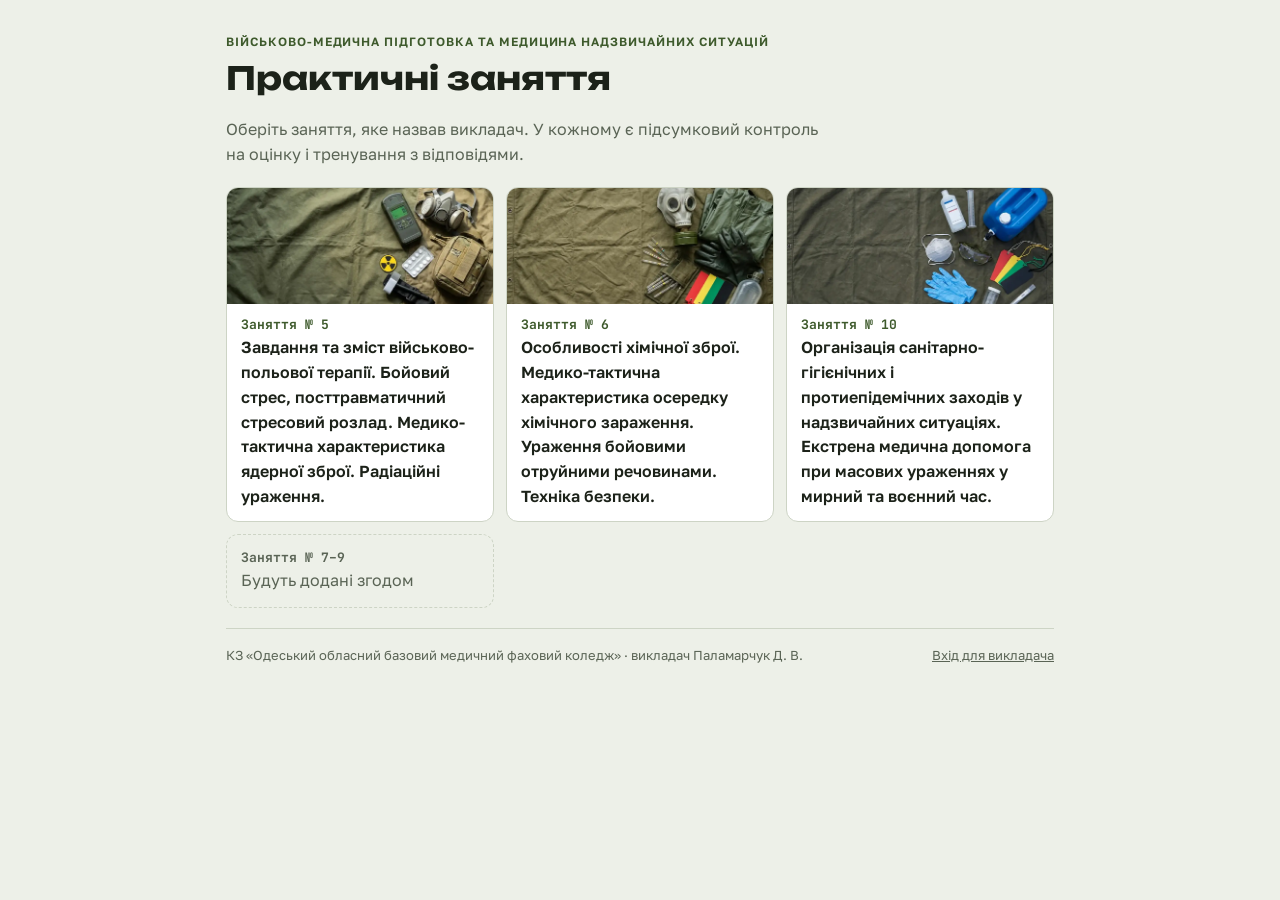
<file: index.html>
<!doctype html>
<html lang="uk">
<head>
<meta charset="utf-8">
<meta name="viewport" content="width=device-width, initial-scale=1, viewport-fit=cover">
<title>Практичні заняття ВМП</title>
<link rel="stylesheet" href="https://fonts.googleapis.com/css2?family=Golos+Text:wght@400;500;600;700&family=Unbounded:wght@700&family=JetBrains+Mono:wght@500;700&display=swap">
<style>
:root{--bg:#EDF0E8;--surface:#FFFFFF;--ink:#1C2219;--muted:#5A6455;--line:#CDD4C5;--olive:#3E5A2C;--signal:#E3AE00;--lcd-bg:#1D2919;
--f-display:"Unbounded","Golos Text",system-ui,sans-serif;--f-body:"Golos Text",system-ui,-apple-system,"Segoe UI",sans-serif;--f-mono:"JetBrains Mono",ui-monospace,Consolas,monospace}
@media (prefers-color-scheme: dark){:root:not([data-theme="light"]){--bg:#10140E;--surface:#181E15;--ink:#E3E9DC;--muted:#9BA693;--line:#2D3627;--olive:#A4CB80;--signal:#F0C445;--lcd-bg:#0A0F08;color-scheme:dark}}
:root[data-theme="dark"]{--bg:#10140E;--surface:#181E15;--ink:#E3E9DC;--muted:#9BA693;--line:#2D3627;--olive:#A4CB80;--signal:#F0C445;--lcd-bg:#0A0F08;color-scheme:dark}
*{box-sizing:border-box}
body{margin:0;background:var(--bg);color:var(--ink);font:16px/1.55 var(--f-body)}
.wrap{max-width:860px;margin:0 auto;padding-block:28px 48px;padding-left:max(16px,env(safe-area-inset-left,0px));padding-right:max(16px,env(safe-area-inset-right,0px));display:flex;flex-direction:column;gap:20px}
.eyebrow{font:600 12px/1 var(--f-body);text-transform:uppercase;letter-spacing:.08em;color:var(--olive)}
h1{font:700 clamp(22px,4.4vw,32px)/1.2 var(--f-display);margin:6px 0 0;text-wrap:balance}
.lead{color:var(--muted);margin:0;max-width:60ch}
.grid{display:grid;grid-template-columns:repeat(auto-fill,minmax(250px,1fr));gap:12px}
a.l{display:flex;flex-direction:column;text-decoration:none;color:var(--ink);background:var(--surface);border:1px solid var(--line);border-radius:12px;overflow:hidden}
a.l:hover{border-color:var(--olive)}
a.l img{display:block;width:100%;height:auto;aspect-ratio:16/7;object-fit:cover}
.l .b{padding:12px 14px;display:flex;flex-direction:column;gap:2px}
.l .n{font:700 13px var(--f-mono);color:var(--olive)}
.l b{font-weight:600}
.soon{border:1px dashed var(--line);border-radius:12px;padding:14px;color:var(--muted);display:flex;flex-direction:column;gap:2px}
.soon .n{font:700 13px var(--f-mono)}
footer{font-size:13px;color:var(--muted);display:flex;justify-content:space-between;gap:12px;flex-wrap:wrap;border-top:1px solid var(--line);padding-top:16px}
footer a{color:var(--muted)}
a:focus-visible{outline:2px solid var(--signal);outline-offset:2px}
</style>
</head>
<body>
<div class="wrap">
  <div>
    <span class="eyebrow">Військово-медична підготовка та медицина надзвичайних ситуацій</span>
    <h1>Практичні заняття</h1>
  </div>
  <p class="lead">Оберіть заняття, яке назвав викладач. У кожному є підсумковий контроль на оцінку і тренування з відповідями.</p>
  <div class="grid">
    <a class="l" href="z5.html?v=1794396076"><img src="img/hero5.webp" alt=""><div class="b"><span class="n">Заняття № 5</span><b>Завдання та зміст військово-польової терапії. Бойовий стрес, посттравматичний стресовий розлад. Медико-тактична характеристика ядерної зброї. Радіаційні ураження.</b></div></a>
    <a class="l" href="z6.html?v=1794396076"><img src="img/hero6.webp" alt=""><div class="b"><span class="n">Заняття № 6</span><b>Особливості хімічної зброї. Медико-тактична характеристика осередку хімічного зараження. Ураження бойовими отруйними речовинами. Техніка безпеки.</b></div></a>
    <a class="l" href="z10.html?v=1794396076"><img src="img/hero10.webp" alt=""><div class="b"><span class="n">Заняття № 10</span><b>Організація санітарно-гігієнічних і протиепідемічних заходів у надзвичайних ситуаціях. Екстрена медична допомога при масових ураженнях у мирний та воєнний час.</b></div></a>
    <div class="soon"><span class="n">Заняття № 7–9</span><span>Будуть додані згодом</span></div>
  </div>
  <footer><span>КЗ «Одеський обласний базовий медичний фаховий коледж» · викладач Паламарчук Д. В.</span><a href="admin.html">Вхід для викладача</a></footer>
</div>
</body>
</html>
</file>
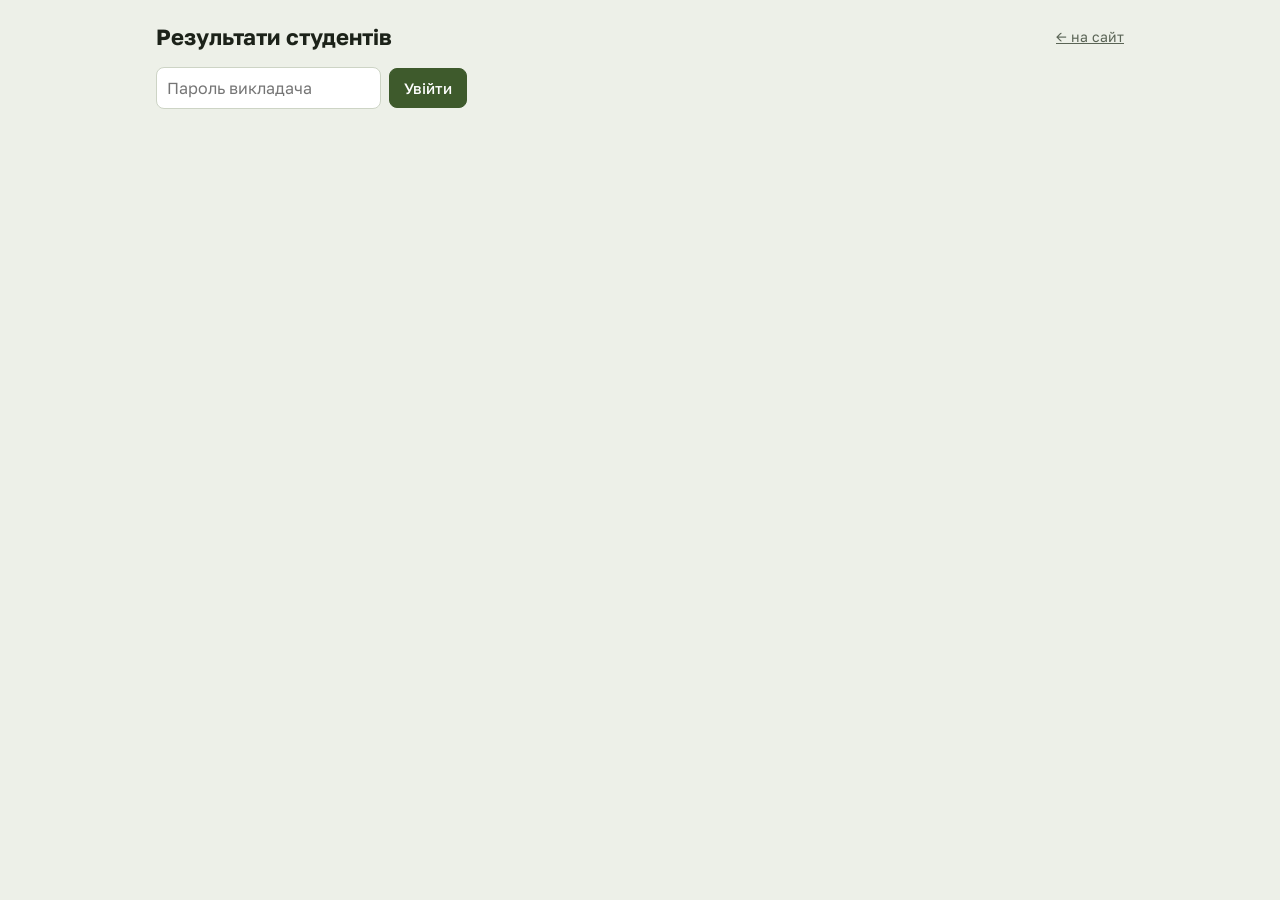
<file: admin.html>
<!doctype html>
<html lang="uk"><head><meta charset="utf-8"><meta name="viewport" content="width=device-width, initial-scale=1, viewport-fit=cover">
<meta name="robots" content="noindex">
<title>Викладач · результати</title>
<link rel="stylesheet" href="https://fonts.googleapis.com/css2?family=Golos+Text:wght@400;500;600;700&family=JetBrains+Mono:wght@500;700&display=swap">
<style>
:root{--bg:#EDF0E8;--surface:#FFFFFF;--surface-2:#F5F7F1;--ink:#1C2219;--muted:#5A6455;--line:#CDD4C5;--olive:#3E5A2C;--olive-soft:#E1E9D6;--signal-soft:#FBF0C9;--signal-ink:#3B2F00;--ok:#2C7A3C;--ok-soft:#DDF0E0;--bad:#B0281F;--bad-soft:#F8E0DD;
--f-body:"Golos Text",system-ui,-apple-system,"Segoe UI",sans-serif;--f-mono:"JetBrains Mono",ui-monospace,Consolas,monospace}
@media (prefers-color-scheme: dark){:root:not([data-theme="light"]){--bg:#10140E;--surface:#181E15;--surface-2:#1D2419;--ink:#E3E9DC;--muted:#9BA693;--line:#2D3627;--olive:#A4CB80;--olive-soft:#26331E;--signal-soft:#3A3115;--signal-ink:#F7E3A4;--ok:#73C886;--ok-soft:#1C3322;--bad:#F08B82;--bad-soft:#3D1D1A;color-scheme:dark}}
:root[data-theme="dark"]{--bg:#10140E;--surface:#181E15;--surface-2:#1D2419;--ink:#E3E9DC;--muted:#9BA693;--line:#2D3627;--olive:#A4CB80;--olive-soft:#26331E;--signal-soft:#3A3115;--signal-ink:#F7E3A4;--ok:#73C886;--ok-soft:#1C3322;--bad:#F08B82;--bad-soft:#3D1D1A;color-scheme:dark}
*{box-sizing:border-box}
body{margin:0;background:var(--bg);color:var(--ink);font:15px/1.5 var(--f-body)}
.wrap{max-width:1000px;margin:0 auto;padding-block:20px 60px;padding-left:max(16px,env(safe-area-inset-left,0px));padding-right:max(16px,env(safe-area-inset-right,0px));display:flex;flex-direction:column;gap:14px}
h1{font-size:22px;margin:0} h2{font-size:18px;margin:0}
.muted{color:var(--muted);font-size:14px}
.row{display:flex;gap:8px;flex-wrap:wrap;align-items:center}
input,select{font:inherit;font-size:16px;color:var(--ink);background:var(--surface);border:1px solid var(--line);border-radius:8px;padding:8px 10px}
button{font:inherit;cursor:pointer}
.btn{border:1px solid var(--line);background:var(--surface);color:var(--ink);padding:8px 14px;border-radius:8px;font-weight:500}
.btn.p{background:var(--olive);border-color:var(--olive);color:var(--surface)}
.tabs button{border:1px solid var(--line);background:var(--surface);color:var(--muted);padding:7px 14px;border-radius:999px;font-weight:500}
.tabs button[aria-pressed="true"]{background:var(--ink);color:var(--bg);border-color:var(--ink)}
.box{overflow-x:auto;border:1px solid var(--line);border-radius:10px;background:var(--surface)}
table{border-collapse:collapse;width:100%}
th,td{padding:8px 10px;border-bottom:1px solid var(--line);text-align:left;vertical-align:top}
th{font-size:12px;text-transform:uppercase;letter-spacing:.05em;color:var(--muted);background:var(--surface-2);white-space:nowrap}
tr.click{cursor:pointer} tr.click:hover td{background:var(--olive-soft)}
.num{font-variant-numeric:tabular-nums;white-space:nowrap}
.g{font:700 16px var(--f-mono)} .g5{color:var(--ok)} .g4{color:var(--olive)} .g3{color:var(--signal-ink)} .g2{color:var(--bad)}
.pill{display:inline-block;font-size:12px;font-weight:600;padding:2px 8px;border-radius:6px;background:var(--signal-soft);color:var(--signal-ink)}
.pill.bad{background:var(--bad-soft);color:var(--bad)}
.it{background:var(--surface);border:1px solid var(--line);border-left:4px solid var(--line);border-radius:8px;padding:10px 12px;display:flex;flex-direction:column;gap:4px}
.it.ok{border-left-color:var(--ok)} .it.no{border-left-color:var(--bad)} .it.part{border-left-color:#E3AE00}
.it .h{font:600 12px var(--f-mono);color:var(--muted);display:flex;justify-content:space-between}
.it .a{font-size:14px} .it .a b{font-weight:600}
.err{color:var(--bad)}
[hidden]{display:none!important}
</style></head><body>
<div class="wrap">
  <div class="row" style="justify-content:space-between"><h1>Результати студентів</h1><a href="./" class="muted">← на сайт</a></div>
  <form id="login" class="row" autocomplete="off"><input type="password" id="pw" placeholder="Пароль викладача" aria-label="Пароль"><button class="btn p" type="submit">Увійти</button><span id="lerr" class="err"></span></form>
  <div id="app" hidden class="stack" style="display:flex;flex-direction:column;gap:14px">
    <div class="row"><div class="tabs row" id="ltabs"></div><button class="btn" id="reload">Оновити</button><span class="muted" id="upd"></span></div>
    <div class="tabs row" id="vtabs"><button data-v="list" aria-pressed="true">Студенти</button><button data-v="key" aria-pressed="false">Ключі варіантів</button></div>
    <div id="list"></div>
    <div id="detail" hidden></div>
    <div id="key" hidden></div>
  </div>
</div>
<script>
const EP="https://script.google.com/macros/s/AKfycbxzWnZyTOn50rCaQTg2ax-DwRlJK9tvHY4Nuan0Dcb9wEUInJDWhz9GcvUEgyZzUhKq/exec";
const LES={};
let T1,T2,CASES,MATCH,SEQ,calcItems,S={ans:{}};
const esc=s=>String(s).replace(/[&<>"]/g,c=>({"&":"&amp;","<":"&lt;",">":"&gt;",'"':"&quot;"}[c]));
const L="АБВГДЕ";
const fmt=(n,d=3)=>{if(!isFinite(n))return "—";return String(parseFloat(n.toFixed(d))).replace(".",",")};

function rng(seed){let a=seed>>>0;return()=>{a|=0;a=a+0x6D2B79F5|0;let t=Math.imul(a^a>>>15,1|a);t=t+Math.imul(t^t>>>7,61|t)^t;return((t^t>>>14)>>>0)/4294967296}}
const shuffle=(arr,r)=>{const a=arr.slice();for(let i=a.length-1;i>0;i--){const j=Math.floor(r()*(i+1));[a[i],a[j]]=[a[j],a[i]]}return a};
const pick=(arr,r)=>arr[Math.floor(r()*arr.length)];


function build(seed){
  const r=rng(seed), items=[];
  const mc=(id,block,q,opts,correct,pts,expl,extra)=>{const order=shuffle(opts.map((_,i)=>i),r);items.push(Object.assign({id,block,type:"mc",q,opts,order,correct,pts,expl},extra||{}))};
  // A: tests
  shuffle(T1.map((_,i)=>i),r).slice(0,10).sort((a,b)=>a-b).forEach(i=>mc("t1_"+i,"A",T1[i][0],T1[i][1],T1[i][2],1,T1[i][3]));
  shuffle(T2.map((_,i)=>i),r).slice(0,10).sort((a,b)=>a-b).forEach(i=>mc("t2_"+i,"A",T2[i][0],T2[i][1],T2[i][2],1,T2[i][3]));
  // B
  calcItems(r,items,mc);
  // C: cases
  CASES.forEach((c,ci)=>c[3].forEach((s,si)=>mc(`k${ci}_${si}`,"C",s[0],s[1],0,1,s[2],{caseIdx:ci})));
  // D: match + seq
  shuffle([0,1,2,3],r).slice(0,2).sort().forEach(i=>items.push({id:"m"+i,block:"D",type:"match",m:MATCH[i],pts:2,rightOrder:shuffle(MATCH[i][2].map((_,j)=>j),r)}));
  shuffle([0,1,2,3],r).slice(0,2).sort().forEach(i=>items.push({id:"s"+i,block:"D",type:"seq",s:SEQ[i],pts:2,order:shuffle(SEQ[i][1].map((_,j)=>j),r)}));
  return items;
}

const parseNum=s=>parseFloat(String(s||"").replace(/\s/g,"").replace(",","."));
function answered(it){const a=S.ans[it.id];if(it.type==="mc")return a!=null;if(it.type==="num")return a!=null&&a!==""&&isFinite(parseNum(a));if(it.type==="match")return Array.isArray(a)&&a.every(x=>x!==""&&x!=null)&&a.length===it.m[1].length;if(it.type==="seq")return Array.isArray(a)&&a.length===it.s[1].length;return false}
function score(it){const a=S.ans[it.id];if(!answered(it))return 0;
  if(it.type==="mc")return a===it.correct?it.pts:0;
  if(it.type==="num"){const v=parseNum(a),t=it.answer;return Math.abs(v-t)<=Math.max(0.011,Math.abs(t)*0.02)?it.pts:0}
  if(it.type==="match"){const ok=a.filter((x,k)=>+x===it.m[3][k]).length;return Math.round(it.pts*ok/a.length*100)/100}
  if(it.type==="seq"){const ok=a.filter((x,k)=>x===k).length;return Math.round(it.pts*ok/a.length*100)/100}}
const grade=p=>p>=90?["відмінно","g5",5]:p>=75?["добре","g4",4]:p>=60?["задовільно","g3",3]:["незадовільно","g2",2];


LES[5]=(function(){const LESSON=5;
const T1=[
["Що НЕ належить до предмета військово-польової терапії?",["Ураження отруйними речовинами","Бойова психічна травма","Хірургічна обробка ран","Гостра променева хвороба","Захворювання внутрішніх органів при травмі"],2,"Хірургічна обробка ран — предмет військово-польової хірургії."],
["Гостра реакція на стрес виникає",["Лише при травмі голови","Протягом хвилин–годин після екстремальної події","Лише при отруєнні","Лише в дітей","Через роки після події"],1,"ГРС розвивається протягом хвилин–годин і триває від годин до кількох діб."],
["Який симптом характерний для ПТСР?",["Перелом","Опік шкіри","Нав’язливі спогади і кошмари","Гарячка","Кровотеча"],2,"Повторне переживання (флешбеки, кошмари) — група симптомів ПТСР."],
["Що є першою дією при наданні психологічної допомоги?",["Оцінити безпеку","Розпитати про всі подробиці події","Дати заспокійливі препарати","Сфотографувати постраждалого","Покричати, щоб привести до тями"],0,"Безпека — перша потреба і умова допомоги."],
["Яка фраза відповідає принципам ППД?",["«Інші ж тримаються»","«Розкажи все детально»","«Нічого страшного не сталося»","«Я поруч. Що вам зараз потрібно найбільше?»","«Візьми себе в руки»"],3,"Присутність і з’ясування потреби без знецінення та примусу."],
["Який чинник ядерного вибуху спричиняє опіки шкіри і ураження очей?",["Шум","Ударна хвиля","Світлове випромінювання","Електромагнітний імпульс","Радіоактивне забруднення"],2,"Світлове випромінювання, ≈ 35 % енергії."],
["Який вид вибуху спричиняє найсильніше радіоактивне забруднення місцевості?",["Космічний","Будь-який однаково","Високий повітряний","Наземний","Підводний на великій глибині"],3,"При наземному вибуху в хмару втягується велика кількість ґрунту."],
["Яке випромінювання має найбільшу проникну здатність серед наведених?",["Альфа","Гамма","Бета","Ультрафіолетове","Видиме світло"],1,"Гамма проходить крізь тіло і конструкції."],
["Які тканини найбільш чутливі до іонізуючого випромінювання?",["Кістковий мозок","Кісткова тканина","М’язова тканина","Нервова тканина","Сухожилля"],0,"Найчутливіші тканини з активним поділом клітин."],
["Одиниця активності радіоактивної речовини — це",["Бекерель","Зіверт","Рентген","Ват","Грей"],0,"Бекерель = 1 розпад за секунду."],
["Скільки мкЗв у 0,5 мЗв?",["0,005","5","50","5000","500"],4,"1 мЗв = 1000 мкЗв."],
["Потужність дози 0,2 мкЗв/год, перебування 5 год. Накопичена доза?",["0,04 мкЗв","1 мкЗв","10 мкЗв","25 мкЗв","5,2 мкЗв"],1,"0,2 × 5 = 1 мкЗв."],
["Прилад для вимірювання забрудненості поверхонь — це",["Пульсоксиметр","Тонометр","Барометр","Термометр","Радіометр"],4,"Радіометр вимірює активність і забрудненість."],
["Збільшення відстані від точкового джерела вдвічі зменшує потужність дози в",["Не змінює","8 разів","4 рази","10 разів","2 рази"],2,"Обернено пропорційно квадрату відстані: 2² = 4."],
["Від чого захищають ЗІЗ шкіри та органів дихання при радіаційній небезпеці?",["Від шуму","Від радіоактивного пилу","Від нейтронів","Від усіх видів випромінювання","Від гамма-випромінювання"],1,"Від гамма захищають час, відстань, екран."],
["Як знімають забруднений верхній одяг?",["Обережно, вивертаючи назовні, без струшування","Струшуючи","Розрізають і розкидають","Через голову, швидко","Залишають на собі"],0,"Забруднення лишається всередині згортка."],
["Від чого захищає калію йодид?",["Від нудоти","Від усієї радіації","Від гамма-випромінювання","Від накопичення радіоактивного йоду в щитоподібній залозі","Від цезію"],3,"KI насичує щитоподібну залозу стабільним йодом."],
["Яка доза калію йодиду для новонародженого (до 1 міс)?",["62,5 мг","125 мг","32 мг","250 мг","16 мг"],4,"До 1 місяця — 16 мг."],
["Чим можна замінити таблетки калію йодиду при офіційній вказівці?",["Спиртовим розчином йоду","Йодованою сіллю","Харчовими добавками з йодом","Нічим із переліченого — лише рекомендований препарат KI","Розчином Люголя"],3,"Замінники неефективні і можуть бути небезпечними."],
["Що є найціннішим орієнтиром тяжкості опромінення на догоспітальному етапі?",["Температура повітря","Зріст","Апетит","Колір очей","Час появи і кратність блювання"],4,"Що раніше і частіше блювання, то вища орієнтовна доза."]
];
const T2=[
["Після вибуху боєць сплутаний, відповідає невпопад. Що зробити спочатку?",["Оцінити дихання, кровотечу, ознаки травми голови","Покричати","Дати заспокійливе","Залишити на самоті","Пояснити все стресом і заспокоїти"],0,"Стрес — діагноз виключення: спочатку медичні причини."],
["Військовослужбовець у паніці бігає по позиції під обстрілом. Ваші дії?",["Відібрати телефон","Знімати на відео","Відвести в укриття, говорити коротко і спокійно, дати просте завдання","Ігнорувати","Сперечатися з ним"],2,"Безпека, рівний тон і проста дія повертають контроль."],
["Боєць плаче після загибелі побратима. Як діяти?",["Наказати припинити","Бути поруч, дати можливість висловитися, не поспішати втішати","Розповісти про власні втрати","Залишити одного","«Чоловіки не плачуть»"],1,"Плач — нормальна реакція."],
["Людина з гострою стресовою реакцією погрожує застосувати зброю. Що робити?",["Залишити зброю поруч","Забезпечити безпеку, залучити командира/охорону, фахову допомогу","Піти","Сміятися","Продовжувати бесіду наодинці"],1,"Загроза іншим — червоний прапорець."],
["Опромінений (без забруднення) пацієнт надійшов до медпункту. Чи небезпечний він для персоналу?",["Так, потрібен свинцевий захист","Так, дуже","Так, якщо торкнутися","Ні, опромінена людина не є джерелом випромінювання","Невідомо"],3,"Небезпечне лише забруднення."],
["Потужність дози 0,5 мкЗв/год. Скільки часу треба, щоб отримати 10 мкЗв?",["50 год","2 год","5 год","20 год","0,5 год"],3,"t = 10 / 0,5 = 20 год."],
["Ви перемістилися від точкового джерела з 2 м на 6 м. Як зміниться потужність дози?",["Збільшиться","Не зміниться","Зменшиться в 3 рази","Зменшиться в 9 разів","Зменшиться в 6 разів"],3,"Відстань ×3 → потужність ÷9."],
["Під час радіоактивного забруднення місцевості найкраще укриття —",["Намет","Дерево","Відкрита траншея","Автомобіль із відкритими вікнами","Підвал капітальної будівлі"],4,"Підвал зменшує дозу в десятки–сотні разів."],
["У якій послідовності знімають ЗІЗ після роботи в зоні забруднення?",["Рукавички, захисний одяг (вивертаючи), бахіли, респіратор останнім","Довільно","Одяг, потім рукавички голими руками","Спочатку респіратор","Не знімають"],0,"Респіратор останнім."],
["Під час часткової обробки забруднена вода стікає на рану передпліччя. Що треба було зробити?",["Не мити руки","Промити рану спиртом","Закрити рану пов’язкою перед миттям","Розтерти рану","Нічого"],2,"Рана — шлях внутрішнього надходження."],
["Дитині 2 роки за офіційною вказівкою потрібна йодна профілактика; є таблетки 125 мг. Скільки дати?",["½ таблетки","¼ таблетки","2 таблетки","1 таблетку","Не давати"],1,"32 мг ≈ ¼ таблетки 125 мг."],
["У соцмережах повідомили про аварію на АЕС. Офіційних вказівок немає. Чи приймати калію йодид?",["Так, подвійну дозу","Так, щодня наперед","Так, спиртовий йод","Так, негайно всій родині","Ні, чекати офіційного повідомлення і виконувати вказівки"],4,"Підстава — лише офіційне повідомлення."],
["Чи захищає калію йодид від цезію-137?",["Ні","Так","Лише при зовнішньому опроміненні","Лише дітей","Частково"],0,"KI діє лише щодо радіоактивного йоду."],
["Блювання почалося через 3 год після можливого опромінення, одноразово. Орієнтовна тяжкість?",["Вкрай тяжка","Опромінення виключено","Легка","Тяжка","Середня"],2,"Понад 2 год, одноразове — легкий ступінь."],
["Поранений з кровотечею зі стегна в зоні радіоактивного забруднення. Перша дія?",["Дозиметричний контроль","Санітарна обробка","Йодна профілактика","Заміна одягу","Турнікет (у ЗІЗ)"],4,"Загроза життю має пріоритет."]
];
// cases: [code,title,text,[[question,[correct,...wrong],explanation],...]]
const CASES=[
["ІІ-1","Заціпеніння після обстрілу","Після мінометного обстрілу молодий боєць сидить у траншеї, дивиться в одну точку, не відповідає на запитання, тремтить. Видимих поранень немає.",[
 ["Що потрібно виключити насамперед?",["Контузію або травму голови, гіпоксію, приховану кровотечу, переохолодження","Симуляцію","ПТСР","Алкогольне сп’яніння як першу версію","Нічого, стан очевидний"],"Змінену поведінку не пояснюють стресом до огляду."],
 ["Який стан найімовірніший, якщо медичні причини виключено?",["Гостра реакція на стрес (заціпеніння)","ПТСР","Бойова втома","Гостра променева хвороба","Психоз"],"Реакція виникла за хвилини після події — це ГРС."],
 ["Яка дія відповідає першій психологічній допомозі?",["Називати на ім’я, орієнтувати, не залишати одного, допомогти зосередитися на тілі","Дати ляпас, щоб привести до тями","Залишити одного відпочити","Детально розпитати про обстріл","Дати седативний препарат"],"Контакт, орієнтація, присутність, заземлення."]]],
["ІІ-2","Скарги через місяці","Боєць після ротації вже 2 місяці погано спить, бачить кошмари про загибель побратима, уникає розмов про війну, різко реагує на гучні звуки.",[
 ["Про що можуть свідчити ці симптоми?",["Можливий ПТСР","Гостра реакція на стрес","Норма, мине сама","Гостра променева хвороба","Лише недосипання"],"Понад 1 місяць: повторне переживання, уникнення, настороженість."],
 ["Хто встановлює діагноз?",["Психіатр, психотерапевт або клінічний психолог за протоколом МОЗ № 1265","Командир підрозділу","Побратим","Сам боєць","Бойовий медик на місці"],"Здобувач і бойовий медик діагнозу не встановлюють."],
 ["Яка реакція колеги правильна?",["Вислухати без оцінок і допомогти організувати звернення по допомогу","Порадити «просто забути»","Запропонувати випити, щоб розслабитися","Розповісти про це в загальному чаті","Сказати, що в інших гірше"],"Підтримка, конкретне направлення, конфіденційність."]]],
["ІІ-3","Запис вимірювання","Прилад у режимі потужності дози показав «0,15» без одиниці. Колега записав у журнал «0,15 мЗв».",[
 ["У чому помилка запису?",["Неправильна одиниця (мЗв замість мкЗв/год) і немає умов вимірювання","Треба було округлити до 0,2","Помилки немає","Фон вимірюють лише в бекерелях","Треба було записати в греях"],"Помилка в тисячу разів і плутанина дози з потужністю дози."],
 ["Яку дозу отримає людина за 8 год, якщо показ 0,15 мкЗв/год?",["1,2 мкЗв","1,2 мЗв","0,019 мкЗв","12 мкЗв","0,15 мкЗв"],"0,15 × 8 = 1,2 мкЗв."]]],
["ІІ-4","Забруднення одягу","Після евакуації з району викиду в людини виявлено забруднення верхнього одягу і волосся. Скарг немає.",[
 ["Як правильно зняти верхній одяг?",["Обережно, вивертаючи назовні, без струшування","Струсити на вулиці, потім зняти","Швидко зняти через голову","Залишити до прибуття на пункт обробки","Розрізати і викинути на землю"],"Так забруднення не піднімається в повітря."],
 ["Що робити зі знятим одягом?",["Скласти в поліетиленовий пакет, закрити, відкласти подалі від людей і передати на спецобробку","Випрати вдома","Повісити провітрити","Покласти до чистих речей","Спалити на місці"],"Ізоляція запобігає перенесенню."],
 ["Чим мити волосся?",["Шампунем без кондиціонера, м’яко","Шампунем з кондиціонером","Спиртом","Розтирати жорсткою щіткою","Не мити, лише витрусити"],"Кондиціонер може зв’язувати частинки з волоссям."]]],
["ІІ-5","Йодна профілактика в родині","Офіційно оголошено йодну профілактику. Батько 45 років, мати 35 років (годує груддю), син 8 років, донька 2 роки. Є таблетки KI 125 мг.",[
 ["Скільки таблетки отримає син 8 років?",["½ таблетки (62,5 мг)","¼ таблетки (32 мг)","1 таблетку (125 мг)","⅛ таблетки (16 мг)","Не давати"],"3–12 років — 62,5 мг."],
 ["Як вчинити з батьком 45 років?",["Як правило, не рекомендується; діяти за офіційними вказівками для цієї вікової групи","Дати подвійну дозу","Дати 125 мг щодня","Замінити спиртовим йодом","Дати 62,5 мг"],"Понад 40 років ризик ускладнень переважає користь."]]],
["ІІ-6","Первинна реакція","Рятувальник 20 хв працював біля зруйнованого радіаційно небезпечного об’єкта. Через 40 хв після виходу — повторне блювання, слабкість, почервоніння обличчя.",[
 ["Яку тяжкість опромінення можна орієнтовно припустити?",["Тяжкий ступінь","Легкий ступінь","Опромінення виключено","Вкрай тяжкий ступінь","Середній ступінь"],"Блювання через 0,5–1 год, повторне — тяжкий."],
 ["Чому це лише орієнтир?",["Блювання неспецифічне: буває при стресі, отруєнні, контузії, перегріванні","Бо дозиметра не було","Бо рятувальник молодий","Бо блювання не буває при ГПХ","Це точний діагноз"],"Діагноз — за дозиметричними і лабораторними даними."]]],
["ІІІ-1","Обстріл позиції","Після обстрілу: боєць А — поранення плеча з помірною кровотечею, збуджений, намагається бігти з укриття; боєць Б — без ушкоджень, нерухомий, не реагує, дихає рівно; боєць В — плаче, повторює, що «це він винен» у загибелі товариша.",[
 ["Яка пріоритетність допомоги?",["А → Б → В","В → Б → А","Б → А → В","А → В → Б","Усім одночасно однаково"],"А: кровотеча і небезпечна поведінка; Б: треба виключити медичну причину; В: стабільний."],
 ["Яка ознака змусить вважати стан бійця Б медичною проблемою?",["Асиметрія зіниць або відсутність реакції на біль","Тремтіння","Плач","Мовчазність після питання","Рівне дихання"],"Також кровотеча з вух чи носа, блювання, судоми, порушення дихання."],
 ["Як діяти з бійцем В?",["Бути поруч, вислухати, не сперечатися щодо провини, не знецінювати, залучити побратима","Переконати, що він не винен, і закрити тему","Наказати припинити","Залишити, поки заспокоїться","Розпитати всі подробиці загибелі"],"Підтримка без знецінення і примусу."]]],
["ІІІ-2","Удар по радіаційно небезпечному об’єкту","Після удару по сховищу радіоактивних відходів підрозділ за 2 км з підвітряного боку отримав наказ на виведення. Дозиметр: 15 мкЗв/год на позиції, у 5 км на захід — 0,3 мкЗв/год. Вихід — 40 хв. Один боєць має уламкову рану гомілки з кровотечею.",[
 ["Яку дозу отримає особовий склад за 40 хв на позиції?",["10 мкЗв","600 мкЗв","22,5 мкЗв","0,375 мкЗв","10 мЗв"],"15 × 40/60 = 10 мкЗв (за сталого поля)."],
 ["Як надати допомогу пораненому?",["Одразу турнікет або тампонування у ЗІЗ, закрити рану пов’язкою, евакуювати з підрозділом","Спочатку санітарна обробка, потім кровотеча","Дочекатися виходу з зони","Спочатку дати калію йодид","Промити рану водою з місцевого джерела"],"Життєзберігальна допомога не відкладається."],
 ["У якому напрямку виходити?",["У бік зменшення рівнів (на захід), проти вітру або перпендикулярно напрямку поширення","За вітром, бо так швидше","До джерела, щоб оцінити ураження","Не рухатися до наказу про дезактивацію","Будь-яким, напрямок не важливий"],"Захист часом і відстанню."]]],
["ІІІ-3","Село поблизу АЕС","Ви — медик за 20 км від АЕС. Офіційно оголошено про аварію з викидом, укриття і йодну профілактику. Звертаються: вагітна 28 років; чоловік 52 роки із захворюванням щитоподібної залози; хлопчик 15 років; немовля 3 тижні; жінка 30 років зі спиртовим йодом «замість таблеток».",[
 ["Яка доза для немовляти 3 тижні?",["16 мг (⅛ таблетки 125 мг, розтерти і розчинити)","32 мг","62,5 мг","125 мг","Немовлятам не дають"],"До 1 місяця — 16 мг."],
 ["Як вчинити з чоловіком 52 років?",["Не призначати самостійно: вік понад 40 і протипоказання; укриття, консультація лікаря","Дати 125 мг","Дати 62,5 мг","Дати спиртовий йод","Дати подвійну дозу"],"Вік і хвороба щитоподібної залози."],
 ["Що пояснити жінці зі спиртовим йодом?",["Він не замінює KI: всередину — опік і отруєння, на шкіру — неефективний","Можна пити кілька крапель з молоком","Достатньо намалювати йодну сітку","Можна, якщо розвести водою","Він кращий за таблетки"],"Замінники заборонені."]]],
["ІІІ-4","Ознаки первинної реакції","Через 25 хв після роботи без ЗІЗ біля пошкодженого джерела в бійця нестримне блювання, головний біль, слабкість, почервоніння обличчя і рук; дозиметра немає. Інший боєць, що був поруч 5 хв, скарг не має.",[
 ["Яка маршрутизація першого бійця?",["Термінова евакуація до закладу зі спеціалізованою допомогою (орієнтовно вкрай тяжкий ступінь)","Спостереження на позиції","Повернення до виконання завдань після відпочинку","Плановий огляд наступного дня","Лише йодна профілактика"],"Нестримне блювання до 30 хв."],
 ["Що робити з другим бійцем без скарг?",["Обов’язкове медичне спостереження: відсутність ранніх скарг не виключає опромінення","Нічого, раз скарг немає","Повернути до роботи біля джерела","Дати сорбенти профілактично","Евакуювати як вкрай тяжкого"],"Первинна реакція може бути пізньою або відсутньою; є прихований період."]]]
];
const MATCH=[
["Вид випромінювання і захист",["Альфа","Бета","Гамма"],["Бетон, ґрунт, свинець, відстань, час","Аркуш паперу, одяг; захист органів дихання від пилу","Одяг, окуляри, ЗІЗ шкіри"],[1,2,0]],
["Величина і одиниця",["Активність","Поглинена доза","Ефективна доза","Потужність дози"],["Зіверт","мкЗв/год","Бекерель","Грей"],[2,3,0,1]],
["Вік і доза калію йодиду",["До 1 місяця","1 місяць – 3 роки","3–12 років","13–18 років"],["32 мг","16 мг","125 мг","62,5 мг"],[1,0,3,2]],
["Час появи блювання і орієнтовна тяжкість",["До 30 хв","0,5–1 год","1–2 год","Понад 2 год"],["Легка","Середня","Вкрай тяжка","Тяжка"],[2,3,1,0]]
];
const SEQ=[
["Перша психологічна допомога",["Оцінити безпеку і медичні причини","Представитися і запитати дозволу","Повідомити перевірені факти","З’ясувати потреби","Організувати подальшу допомогу"]],
["Вимірювання фону",["Перевірити прилад і самотестування","Обрати режим","Розмістити прилад на висоті 1 м","Дочекатися встановлення показу","Записати результат з одиницею"]],
["Часткова санітарна обробка",["Вийти з зони забруднення","Зняти верхній одяг без струшування","Вимити відкриті ділянки шкіри","Промити очі, рот, ніс","Надягнути чистий одяг","Дозиметричний контроль"]],
["Знімання ЗІЗ",["Рукавички","Захисний одяг","Бахіли","Респіратор"]]
];

function calcItems(r,items,mc){
  {const P=pick([0.3,0.5,1.2,3,6,15,24],r),m=pick([20,30,40,45,90,120,150],r),a=P*m/60;
   items.push({id:"c1",block:"B",type:"num",formula:"D = P × t (t у годинах: хвилини ÷ 60)",q:`Потужність дози на позиції ${fmt(P)} мкЗв/год, підрозділ перебуває там ${m} хв. Яку дозу отримає кожен боєць?`,unit:"мкЗв",answer:a,pts:2,expl:`D = P × t = ${fmt(P)} × ${m}/60 = ${fmt(a)} мкЗв.`})}
  {const P1=pick([36,48,72,90,120],r),r1=pick([1,2,3],r),k=pick([2,3,4],r),a=P1/(k*k);
   items.push({id:"c2",block:"B",type:"num",formula:"P₂ = P₁ × (r₁ / r₂)²",q:`На відстані ${r1} м від точкового джерела потужність дози ${P1} мкЗв/год. Якою вона буде на відстані ${r1*k} м?`,unit:"мкЗв/год",answer:a,pts:2,expl:`Відстань збільшилась у ${k} рази, потужність зменшилась у ${k*k}: ${P1} / ${k*k} = ${fmt(a)} мкЗв/год.`})}
  {const P=pick([0.5,2,4,5],r),D=pick([10,20,40],r),a=D/P;
   items.push({id:"c3",block:"B",type:"num",formula:"t = D / P",q:`Потужність дози ${fmt(P)} мкЗв/год. За скільки годин людина отримає ${D} мкЗв?`,unit:"год",answer:a,pts:2,expl:`t = D / P = ${D} / ${fmt(P)} = ${fmt(a)} год.`})}
  {const x=pick([0.3,0.75,1.5,2.4,4],r),a=x*1000;
   items.push({id:"c4",block:"B",type:"num",formula:"1 мЗв = 1000 мкЗв",q:`Індивідуальний дозиметр показує накопичену дозу ${fmt(x)} мЗв. Скільки це в мікрозівертах?`,unit:"мкЗв",answer:a,pts:2,expl:`1 мЗв = 1000 мкЗв, отже ${fmt(x)} мЗв = ${fmt(a)} мкЗв.`})}
  {const KO=["16 мг","32 мг","62,5 мг","125 мг","Як правило, не рекомендується (вік понад 40)","Не приймати до офіційного повідомлення"];
   const P=[["немовляти 3 тижні",0],["дитини 2 років",1],["дитини 5 років",2],["дитини 10 років",2],["підлітка 15 років",3],["жінки 35 років, яка годує груддю",3],["вагітної 26 років",3],["чоловіка 50 років без хвороб щитоподібної залози",4]];
   const p=pick(P,r),noOff=r()<0.25;
   const q=noOff?`У соцмережах пишуть про аварію на АЕС, офіційних вказівок немає. Мама питає, скільки калію йодиду дати для ${p[0]}.`:`Уповноважені органи офіційно оголосили йодну профілактику для вашої території. Яка доза калію йодиду для ${p[0]}?`;
   mc("c5","B",q,KO,noOff?5:p[1],2,noOff?"Підстава — лише офіційне повідомлення; прийом «про запас» шкідливий.":"Вікові дози: до 1 міс — 16 мг; 1 міс–3 роки — 32 мг; 3–12 років — 62,5 мг; 13–18, дорослі до 40, вагітні, годувальниці — 125 мг; понад 40 — як правило, не рекомендується.")}
  {const F=["⅛ таблетки","¼ таблетки","½ таблетки","1 таблетку","2 таблетки"];
   const P=[["новонародженому 2 тижні",0,"16 мг"],["дитині 1,5 року",1,"32 мг"],["дитині 7 років",2,"62,5 мг"],["підлітку 14 років",3,"125 мг"]];
   const p=pick(P,r);mc("c6","B",`Є лише таблетки калію йодиду по 125 мг. Скільки дати ${p[0]} за офіційною вказівкою?`,F,p[1],2,`Потрібна доза ${p[2]}; 125 мг × частку = ${p[2]}.`,{formula:"Частка таблетки = потрібна доза ÷ 125 мг"})}
  {const S4=["Вкрай тяжкий (орієнтовно понад 6 Гр)","Тяжкий (орієнтовно 4–6 Гр)","Середній (орієнтовно 2–4 Гр)","Легкий (орієнтовно 1–2 Гр)","Опромінення виключено"];
   const P=[["через 20 хв, нестримне",0],["через 45 хв, багаторазове",1],["через 1,5 год, повторне",2],["через 3 год, одноразове",3]];
   const p=pick(P,r);mc("c7","B",`Після роботи біля пошкодженого джерела в бійця почалося блювання ${p[0]}. Яка орієнтовна тяжкість опромінення?`,S4,p[1],2,"Таблиця первинної реакції: до 30 хв — вкрай тяжкий; 0,5–1 год — тяжкий; 1–2 год — середній; понад 2 год — легкий. Ознаки неспецифічні.")}
}

return {T1,T2,CASES,MATCH,SEQ,calcItems};})();
LES[6]=(function(){const LESSON=6;
const T1=[["До нервово-паралітичних отруйних речовин належить", ["Синильна кислота", "Хлорацетофенон", "Фосген", "Зарин", "Іприт"], 3, "Зарин, зоман, VX — нервово-паралітичні (фосфорорганічні) речовини. Іприт — шкірнонаривна, фосген — задушлива, синильна кислота — загальноотруйна."], ["До шкірнонаривних речовин належить", ["Хлор", "Адамсит", "Зоман", "Чадний газ", "Іприт"], 4, "Іприт (і люїзит) — шкірнонаривні: після прихованого періоду еритема, пухирі, виразки шкіри та слизових."], ["Провідний механізм дії нервово-паралітичних речовин —", ["Утворення карбоксигемоглобіну", "Подразнення слизових", "Пригнічення ацетилхолінестерази", "Блокування тканинного дихання", "Ураження шкіри"], 2, "Нервово-паралітичні речовини блокують ацетилхолінестеразу; ацетилхолін накопичується, звідси холінергічний синдром."], ["Який симптом характерний для ураження нервово-паралітичними речовинами?", ["Звуження зіниць і слинотеча", "Розширення зіниць", "Сухість шкіри", "Пухирі на шкірі через 6 год", "Яскраво-жовта шкіра"], 0, "Надлишок ацетилхоліну дає мускаринові ознаки (SLUDGE): міоз, слинотеча, бронхорея, пітливість, блювання, а також фібриляції і судоми."], ["Загальноотруйна дія синильної кислоти пов’язана з", ["Набряком легень після прихованого періоду", "Галюцинаціями", "Пригніченням ацетилхолінестерази", "Блокуванням тканинного дихання", "Утворенням пухирів"], 3, "Синильна кислота блокує цитохромоксидазу — клітини не можуть використати кисень (тканинна гіпоксія), хоча кисню в крові достатньо."], ["Для фосгену характерний", ["Міоз", "Утворення пухирів", "Галюцинації", "Миттєвий параліч", "Прихований період з подальшим набряком легень"], 4, "Фосген після прихованого періоду (до 24 год) спричиняє токсичний набряк легень; будь-яке навантаження прискорює його розвиток."], ["Найшвидший шлях надходження газоподібних отруйних речовин —", ["Через волосся", "Інгаляційний", "Через неушкоджену шкіру", "Пероральний", "Через нігті"], 1, "Гази й пари найшвидше надходять через дихальні шляхи: велика площа альвеол, швидке всмоктування в кров."], ["Стійкою отруйною речовиною є", ["VX", "Чадний газ", "Фосген", "Синильна кислота", "Хлорціан"], 0, "VX — стійка речовина: зберігається на місцевості й поверхнях дні–тижні. Зарин і синильна кислота — нестійкі."], ["Холодна зона хімічного інциденту — це зона", ["Чиста, де проводять сортування і медичну допомогу", "Розливу речовини", "Деконтамінації", "Утворення хмари", "Безпосередньої небезпеки"], 0, "Холодна (чиста) зона — поза забрудненням: там сортування, медична допомога, евакуація. Деконтамінація — у теплій зоні."], ["Хлор при витоку накопичується", ["Лише у воді", "У низинах, підвалах", "Рівномірно", "На верхніх поверхах", "Лише в повітрі над дахами"], 1, "Хлор у 2,5 раза важчий за повітря, тому стікає в низини, підвали, траншеї. Укриваються вище."], ["Чадний газ небезпечний тим, що", ["Не має кольору і запаху та порушує перенесення кисню кров’ю", "Діє лише через шкіру", "Спричиняє пухирі", "Має різкий запах", "Важчий за воду"], 0, "Чадний газ без кольору і запаху; зв’язуючись із гемоглобіном (карбоксигемоглобін), блокує перенесення кисню."], ["Фільтрувальний протигаз НЕ захищає", ["Від подразнювальних речовин", "Від пари зарину", "При нестачі кисню в повітрі", "Від радіоактивного пилу", "Від аерозолів"], 2, "Фільтрувальний протигаз лише очищає повітря, а не дає кисню. При нестачі кисню чи високих концентраціях потрібен ізолювальний засіб."], ["Під час надягання протигаза необхідно", ["Глибоко вдихнути", "Говорити", "Затримати дихання і закрити очі", "Кашляти", "Зняти рукавички"], 2, "Затримка дихання і закриті очі не дають вдихнути отруйну речовину і потрапити їй в очі, поки маска ще не прилягає."], ["Перевірку герметичності протигаза проводять", ["Знявши фільтр", "Глибоким видихом через ніс", "Не проводять", "Струсивши голову", "Затиснувши отвір фільтра і зробивши вдих"], 4, "Затиснувши вхідний отвір фільтра, роблять вдих: якщо маска притискається до обличчя і повітря не надходить — вона герметична."], ["Негативний результат індикації означає", ["Несправність приладу", "Необхідність зняти ЗІЗ", "«Не виявлено цим методом»", "Відсутність усіх речовин", "Повну безпеку"], 2, "Прилад виявляє лише певні групи речовин у межах чутливості. Відсутність реакції не означає повної безпеки."], ["Забруднений одяг з верхньої частини тіла постраждалого", ["Струшують і залишають", "Не знімають", "Прають на місці", "Знімають через голову", "Розрізають і знімають, вивертаючи забрудненим боком усередину"], 4, "Одяг з верхньої частини тіла розрізають, щоб не тягнути його через голову; вивертають усередину, щоб забруднення не потрапило на шкіру й обличчя."], ["Очі при хімічному ураженні промивають", ["Не промивають", "1–2 хв", "Розчином оцту", "10–20 хв проточною водою", "Содовим розчином"], 3, "Очі промивають проточною водою 10–20 хв від внутрішнього кута до зовнішнього, нахиливши голову в бік ураженого ока."], ["Нейтралізація кислоти лугом на шкірі", ["Замінює промивання", "Обов’язкова для очей", "Проводиться першою", "Не застосовується, бо поглиблює ушкодження", "Рекомендується завжди"], 3, "Реакція нейтралізації виділяє тепло і поглиблює хімічний опік. Лише рясне промивання водою."], ["За START постраждалий не дихає після відкриття дихальних шляхів — категорія", ["Червона", "Чорна", "Біла", "Зелена", "Жовта"], 1, "Якщо після відкриття дихальних шляхів дихання не з’явилося — чорна категорія (загиблий або безнадійний на цьому етапі)."], ["За START постраждалий не може ходити, виконує команди, ЧД 22/хв, пульс на променевій артерії є — категорія", ["Чорна", "Жовта", "Червона", "Сортування не проводять", "Зелена"], 1, "Не ходить, але ЧД ≤ 30, пульс на променевій артерії є і виконує команди — жовта (відстрочена) категорія."]];
const T2=[["У кількох бійців одночасно — міоз, слинотеча, утруднене дихання. Найімовірніша група речовин —", ["Нервово-паралітичні", "Подразнювальні", "Шкірнонаривні", "Задушливі", "Психохімічні"], 0, "Одночасні міоз, слинотеча і бронхорея в кількох людей — холінергічний синдром, характерний для нервово-паралітичних речовин."], ["Ви помітили хмару з різким запахом з навітряного боку. Ваша перша дія?", ["Чекати наказу на місці", "Підійти ближче, щоб визначити речовину", "Намочити хустку і продовжити роботу", "Надягнути ЗІЗ органів дихання, подати сигнал і відійти перпендикулярно вітру", "Сховатися в найближчій ямі"], 3, "Спочатку власний захист (ЗІЗ органів дихання), потім сигнал іншим і вихід із зони перпендикулярно вітру — так швидше виходять з хмари."], ["Під час витоку хлору ви перебуваєте у дев’ятиповерховому будинку. Куди перейти за загальним орієнтиром?", ["У підвал", "У низину біля річки", "На верхні поверхи, зачинивши вікна", "Залишитися на першому поверсі", "На вулицю в бік хмари"], 2, "Хлор важчий за повітря і накопичується внизу, тому піднімаються на верхні поверхи, загерметизувавши приміщення."], ["При ураженні аміаком очі промили водою. Пропонують закапати оцет «для нейтралізації». Ваші дії?", ["Закапати оцет", "Закрити очі пов’язкою без промивання", "Потерти очі", "Закапати содовий розчин", "Відмовитися, продовжувати промивання водою"], 4, "Нейтралізація оцтом виділяє тепло і поглиблює опік очей. Продовжують промивання водою."], ["У задимленому підвалі лежить людина. У вас фільтрувальний протигаз. Що робити?", ["Зайти без захисту на затримці дихання", "Негайно зайти в протигазі", "Покликати людину і піти", "Викликати рятувальників з ізолювальним спорядженням, не входити", "Відчинити двері і зайти через 1 хв"], 3, "У задимленому підвалі мало кисню і багато CO; фільтрувальний протигаз не захищає. Входити може лише рятувальник в ізолювальному спорядженні."], ["У бійця з підозрою на отруєння CO SpO₂ 99 %. Висновок?", ["Потрібно повторити вимірювання через годину", "Показ може бути хибно нормальним — орієнтуватися на обставини і симптоми", "Евакуація не потрібна", "Пульсоксиметр несправний", "Отруєння виключено"], 1, "Пульсоксиметр не відрізняє карбоксигемоглобін від оксигемоглобіну і показує хибно нормальну SpO₂. Орієнтуються на обставини і симптоми."], ["У постраждалого блювання, він дихає самостійно. Йому треба пройти зоною з парами отруйної речовини. Що зробити?", ["Залишити в зоні до прибуття рятувальників", "Вести пішки", "Дати попити", "Очистити рот, повернути голову набік, якнайшвидше винести з зони, стежачи за диханням", "Щільно надягнути протигаз і не стежити"], 3, "Найважливіше — прохідність дихальних шляхів і найшвидший вихід із зони; протигаз на людину з блюванням може спричинити аспірацію."], ["Під час знімання захисного плаща ви торкнулися зовнішньою поверхнею шиї. Що це означає?", ["Нічого страшного", "Повторно надягнути плащ", "Порушення техніки — ризик забруднення шкіри; негайно обробити ділянку", "Потрібно зняти протигаз", "Так і треба"], 2, "Дотик зовнішньою (забрудненою) поверхнею ЗІЗ до шкіри — порушення техніки знімання; ділянку треба негайно обробити."], ["Індикаторна трубка на нервово-паралітичні речовини не змінила колір. Як записати результат?", ["Нічого не записувати", "«Нервово-паралітичні речовини цим методом не виявлено; дата, час, місце, умови»", "«Прилад несправний»", "«Безпечно, можна знімати ЗІЗ»", "«Отруйних речовин немає»"], 1, "Результат записують як «не виявлено цим методом» з умовами вимірювання, без висновку про повну безпеку."], ["На шкірі постраждалого — порошок невідомої речовини. Перша дія деконтамінації?", ["Нейтралізувати оцтом", "Втерти мазь", "Обережно видалити порошок сухо, промокаючи, потім промивати", "Обробити спиртом", "Негайно рясно змочити водою"], 2, "Порошок спочатку видаляють сухо (промокаючи), бо вода може активувати речовину або розмазати її; потім промивають."], ["Хімічна речовина потрапила в праве око. Як нахилити голову під час промивання?", ["Вправо", "Вперед", "Назад", "Не має значення", "Вліво"], 0, "Голову нахиляють у бік ураженого ока (вправо), щоб стік не потрапив у здорове."], ["Уражений хлором почувається краще і хоче йти до евакуаційного пункту пішки (1 км). Ваші дії?", ["Запропонувати пробіжку", "Евакуювати лежачи або напівсидячи, заборонити навантаження", "Відпустити додому", "Дати фізичне завдання", "Дозволити"], 1, "Після вдихання хлору можливий відстрочений набряк легень; фізичне навантаження його прискорює. Евакуація лише лежачи чи напівсидячи."], ["За START постраждалий не ходить, ЧД 34/хв. Категорія?", ["Зелена", "Жовта", "Чорна", "Повторити через годину", "Червона"], 4, "ЧД понад 30 за хвилину — червона категорія."], ["Під час START у постраждалого масивна кровотеча з стегна. Що зробити?", ["Повністю обробити рану і перев’язати", "Пропустити, повернутися пізніше", "Ввести знеболювальне і чекати", "Позначити чорним", "Накласти турнікет і продовжити сортування"], 4, "Під час START виконують лише негайні життєзберігальні дії (турнікет, відкриття дихальних шляхів), а потім продовжують сортування."], ["«Зелений» за START постраждалий має маслянисті плями на одязі. Як діяти?", ["Зберегти зелену категорію, але позначити забруднення і направити на деконтамінацію", "Змінити категорію на чорну", "Посадити в спільний транспорт", "Відпустити в зону збору без обробки", "Запропонувати витерти рукавом"], 0, "Категорія START визначається станом; забруднення — окрема позначка. Усіх забруднених направляють на деконтамінацію."]];
const CASES=[["ІІ-1", "Масові скарги в підрозділі", "Після обстрілу позиції в кількох бійців одночасно з’явилися нежить, звуження зіниць, утруднене дихання, рясна слинотеча; в одного — посмикування м’язів обличчя. Вітер з боку місця вибуху.", [["Яку групу речовин можна припустити?", ["Нервово-паралітичні (холінергічний синдром)", "Задушливі", "Шкірнонаривні", "Подразнювальні", "Загальноотруйні"], "Міоз, ринорея, бронхорея, слинотеча, фібриляції."], ["Яка ознака найбільш загрозлива?", ["Утруднене дихання і посмикування м’язів — прогресування до дихальної недостатності", "Нежить", "Звуження зіниць", "Слинотеча", "Сльозотеча"], "Ознаки прогресування."], ["Від чого настає смерть при такому ураженні?", ["Від дихальної недостатності (бронхорея, бронхоспазм, параліч дихальних м’язів)", "Від кровотечі", "Від опіку шкіри", "Від перегрівання", "Від ниркової недостатності"], ""]]], ["ІІ-2", "Витік хлору", "На залізничній станції внаслідок удару пошкоджено цистерну; над колією — жовто-зелена хмара, різкий задушливий запах. Ви перебуваєте в одноповерховому будинку за 300 м.", [["Яка речовина ймовірна і яка її властивість?", ["Хлор: важчий за повітря, накопичується в низинах і підвалах", "Аміак: легший за повітря", "Чадний газ: без кольору і запаху", "Фосген: запах прілого сіна", "Зарин: без запаху"], ""], ["Як діяти, якщо вийти із зони неможливо?", ["Укритися в будинку, зачинити вікна і двері, вимкнути вентиляцію; у підвал не спускатися", "Спуститися в підвал", "Відчинити вікна для провітрювання", "Вийти назустріч хмарі", "Вийти за вітром"], "Хлор важчий за повітря."], ["Наскільки надійна тканинна пов’язка на органи дихання?", ["Це лише тимчасовий захід, а не надійний захист", "Повністю захищає", "Надійніша за протигаз", "Захищає, якщо змочити олією", "Не потрібна взагалі"], ""]]], ["ІІ-3", "Бліндаж з генератором", "Уранці в бліндажі, де вночі працював бензиновий генератор, троє бійців скаржаться на головний біль, нудоту, запаморочення; один не прокидається. Пульсоксиметр у притомних показує 98 %.", [["Яке ураження найімовірніше?", ["Отруєння чадним газом", "Харчове отруєння", "Ураження зарином", "Тепловий удар", "Ураження хлором"], ""], ["Чи можна довіряти показу пульсоксиметра 98 %?", ["Ні: при отруєнні CO він показує хибно нормальну SpO₂", "Так, це норма", "Так, отруєння виключено", "Лише в непритомного", "Так, якщо пульс нормальний"], "Карбоксигемоглобін."], ["Чи потрібна евакуація притомних?", ["Так, усіх евакуювати для медичної оцінки", "Ні, якщо самопочуття поліпшилось", "Лише непритомного", "Лише тих, у кого SpO₂ нижче 90 %", "Ні, достатньо провітрити"], ""]]], ["ІІ-4", "Рідина на одязі", "Під час евакуації пораненого ви помітили на його куртці маслянисті краплі; постраждалий скаржиться на печіння шкіри передпліччя і сльозотечу.", [["Яку загрозу це становить для вас і екіпажу?", ["Вторинне забруднення: речовина переходить на руки, одяг, ноші, транспорт", "Жодної", "Лише для постраждалого", "Лише якщо вдихнути", "Лише якщо крапель багато"], ""], ["Як промити очі?", ["Зняти лінзи, нахилити голову в бік ураженого ока, лити воду від внутрішнього кута до зовнішнього 10–20 хв", "Закапати розчин оцту", "Протерти сухою серветкою", "Промити протягом 1 хв", "Нейтралізувати розчином соди"], ""], ["Чого робити не можна?", ["Струшувати одяг і знімати його через голову", "Розрізати одяг", "Класти одяг у закритий пакет", "Промивати шкіру водою", "Надягати ЗІЗ"], ""]]], ["ІІ-5", "Фосген", "Через 1 год після аварії на хімічному підприємстві робітник почувається задовільно, лише легкий кашель, і хоче повертатися на роботу пішки.", [["Яка небезпека?", ["Прихований період до 24 год, після якого розвивається токсичний набряк легень", "Небезпеки немає", "Хімічний опік шкіри", "Гостра кровотеча", "Отруєння чадним газом"], ""], ["Як евакуювати?", ["Лежачи або напівсидячи на ношах, у повному спокої", "Пішки", "Відпустити на роботу", "Бігом із зони", "Стоячи в автобусі"], "Навантаження прискорює набряк легень."], ["Скільки триває медичне спостереження?", ["Не менше 24 год", "1 год", "3 год", "Не потрібне", "30 хв"], ""]]], ["ІІ-6", "Сортування START", "Після хімічної аварії з прихованим викидом: Б — не ходить, ЧД 34/хв; Д — не ходить, ЧД 24/хв, пульсу на променевій артерії немає.", [["Яка категорія в постраждалого Б?", ["Червона", "Жовта", "Зелена", "Чорна"], "ЧД понад 30."], ["Яка категорія в постраждалого Д?", ["Червона", "Жовта", "Зелена", "Чорна"], "Немає пульсу на променевій артерії."], ["Чому потрібне повторне сортування?", ["Стан змінюється: при прихованому періоді жовті і зелені можуть перейти в червону категорію", "Не потрібне", "Лише для звіту", "Щоб замінити бирки", "Бо START завжди помиляється"], ""]]], ["ІІІ-1", "Удар по хімічному підприємству", "Після ракетного удару по підприємству з’явилася білувато-жовта хмара. До пункту збору прибувають 12 постраждалих: більшість ходять, кашляють; двоє лежать із задишкою (ЧД 32/хв і 26/хв, другий виконує команди, пульс є); один непритомний, дихає, ЧД 18/хв.", [["Де розміщують пункт збору?", ["З навітряного боку і вище за рельєфом", "З підвітряного боку", "У низині", "Біля джерела викиду", "У підвалі"], ""], ["Яка категорія в лежачого з ЧД 26/хв, який виконує команди, пульс є?", ["Жовта", "Червона", "Зелена", "Чорна"], ""], ["Яка категорія в непритомного з ЧД 18/хв?", ["Червона (не виконує команди)", "Жовта", "Зелена", "Чорна"], ""]]], ["ІІІ-2", "Підозра на нервово-паралітичну речовину", "Після обстрілу в окопі двоє бійців: у першого — міоз, рясна слинотеча, хрипи, посмикування м’язів, ледве дихає; другий скаржиться лише на нечіткість зору і нежить. На одязі першого — маслянисті краплі.", [["Яка тяжкість у кожного?", ["Перший — тяжкий ступінь, другий — легкий", "Обидва — легкий", "Обидва — тяжкий", "Перший — легкий, другий — тяжкий", "Це не холінергічний синдром"], ""], ["Хто може застосувати автоінжектор з антидотом?", ["Медик або підготовлений військовослужбовець за протоколом", "Будь-хто без підготовки", "Лише лікар у госпіталі", "Сам постраждалий без показань", "Ніхто"], ""]]], ["ІІІ-3", "Пожежа в гуртожитку", "З задимленого гуртожитку винесли трьох: А — непритомний, дихання відсутнє; Б — кіптява в носі, захриплість, кашель, стридор; В — головний біль, нудота, SpO₂ 97 %.", [["Які ознаки опіку дихальних шляхів у Б?", ["Кіптява в носі і роті, захриплість, кашель, стридор", "Головний біль", "Нудота", "Блідість шкіри", "Біль у животі"], "Небезпека швидкої обструкції."], ["Чому В потребує евакуації попри SpO₂ 97 %?", ["Можливе отруєння CO і ціанідами; пульсоксиметр показує хибно нормальні значення", "Не потребує", "Бо 97 % — це гіпоксія", "Через стрес", "Через нудоту"], ""]]], ["ІІІ-4", "Хімічна розвідка і деконтамінація", "Вас призначено перевірити ділянку після обстрілу боєприпасами невідомого типу і провести деконтамінацію двох бійців з рідиною на обмундируванні.", [["Як записати результат, якщо речовин не виявлено?", ["«Прилад, метод, дата, час, місце, умови; речовини цим методом не виявлено» — без висновку про повну безпеку", "«Зона безпечна»", "«Отруйних речовин немає»", "Не записувати нічого", "«Чисто»"], ""], ["Як видаляють краплю речовини зі шкіри (суха деконтамінація)?", ["Промокають тампоном без розтирання", "Розтирають серветкою", "Нейтралізують кислотою", "Змивають спиртом", "Залишають до прибуття медика"], ""]]]];
const MATCH=[["Група речовин і представник", ["Нервово-паралітичні", "Задушливі", "Шкірнонаривні", "Загальноотруйні"], ["Фосген", "Іприт", "Синильна кислота", "Зарин"], [3, 0, 1, 2]], ["Речовина і провідна ознака", ["Зарин", "Іприт", "Фосген", "Чадний газ"], ["Пухирі шкіри після прихованого періоду", "Набряк легень після прихованого періоду", "Міоз, бронхорея, судоми", "Головний біль, сплутаність, хибно нормальна SpO₂"], [2, 0, 1, 3]], ["Зона і діяльність", ["Гаряча", "Тепла", "Холодна"], ["Сортування, медична допомога, евакуація", "Життєзберігальні дії підготовленими рятувальниками в ізолювальних ЗІЗ", "Деконтамінація"], [1, 2, 0]], ["Ознака START і категорія", ["Ходить", "ЧД понад 30/хв", "Не дихає після відкриття дихальних шляхів", "Не ходить, виконує команди, ЧД 20/хв, пульс є"], ["Червона", "Чорна", "Зелена", "Жовта"], [2, 0, 1, 3]]];
const SEQ=[["Надягання протигаза", ["Перевірити справність і підібрати розмір", "Затримати дихання, закрити очі", "Натягнути лицьову частину від підборіддя", "Зробити різкий видих, відкрити очі", "Перевірити герметичність"]], ["Сортування START", ["Виділити ходячих", "Перевірити дихання", "Підрахувати частоту дихання", "Оцінити перфузію", "Оцінити психічний стан"]], ["Первинна деконтамінація", ["Надягання ЗІЗ рятувальником", "Зняття одягу", "Суха деконтамінація", "Промивання шкіри", "Зігрівання і повторна оцінка стану"]], ["Знімання ЗІЗ", ["Зовнішні рукавички", "Захисний плащ (костюм), вивертаючи", "Лицьова частина протигаза", "Миття рук та обличчя"]]];
function calcItems(r,items,mc){
  const CAT=["Червона","Жовта","Зелена","Чорна"];
  const gen=()=>{const t=Math.floor(r()*6);
    if(t===0)return [`ходить самостійно, кашляє, скаржиться на різь в очах`,2,"Усі, хто може ходити, — зелена."];
    if(t===1){const rr=pick([12,16,22],r);return [`не ходить; після відкриття дихальних шляхів дихання не з’явилося`,3,"Не дихає після відкриття дихальних шляхів — чорна."]}
    if(t===2){const rr=pick([32,34,36,40],r);return [`не ходить, дихає, ЧД ${rr}/хв`,0,"ЧД понад 30/хв — червона."]}
    if(t===3){const rr=pick([18,22,26],r);return [`не ходить, ЧД ${rr}/хв, пульсу на променевій артерії немає`,0,"Немає пульсу на променевій артерії (або капілярне наповнення понад 2 с) — червона."]}
    if(t===4){const rr=pick([16,20,24],r);return [`не ходить, ЧД ${rr}/хв, пульс на променевій артерії є, на прохання «стисніть мою руку» не реагує`,0,"Не виконує прості команди — червона."]}
    const rr=pick([16,20,24,28],r);return [`не ходить, ЧД ${rr}/хв, пульс на променевій артерії є, капілярне наповнення 1 с, виконує команди`,1,"Не ходить, але дихання, перфузія і психічний стан у нормі — жовта."]};
  for(let k=1;k<=5;k++){const g=gen();mc("c"+k,"B",`START. Постраждалий ${g[0]}. Яка категорія сортування?`,CAT,g[1],2,g[2])}
  {const D=[["півночі","південь"],["півдня","північ"],["заходу","схід"],["сходу","захід"]];const p=pick(D,r);const side=p[0]==="півночі"||p[0]==="півдня"?"на схід або захід":"на північ або південь";
   mc("c6","B",`Вітер дме з ${p[0]} на ${p[1]}, хмара отруйної речовини насувається з боку ${p[0]}. Куди виходити із зони?`,[`Перпендикулярно вітру — ${side}`,`За вітром — на ${p[1]}`,`Назустріч вітру — крізь хмару`,"Залишитися на місці до прибуття служб","У найближчий підвал"],0,2,"Вихід перпендикулярно напрямку вітру.")}
  {const S=[["хлору","Перейти на верхні поверхи","Хлор важчий за повітря, накопичується внизу."],["аміаку","Перейти на нижні поверхи","Аміак легший за повітря, піднімається вгору."]];const p=pick(S,r);
   mc("c7","B",`Ви в багатоповерховому будинку, вийти неможливо. Стався витік ${p[0]}. Куди перейти після герметизації приміщення?`,[p[1],p[1].includes("верх")?"Перейти на нижні поверхи":"Перейти на верхні поверхи","Спуститися в підвал","Вийти на вулицю","Відчинити вікна"],0,2,p[2])}
}

return {T1,T2,CASES,MATCH,SEQ,calcItems};})();
LES[10]=(function(){const LESSON=10;
const T1=[["Найчастіший шлях масових кишкових спалахів після НС —", ["Забруднена вода", "Кров", "Повітря", "Ґрунт", "Укуси кліщів"], 0, "Після НС руйнуються водогін і каналізація: стічні води потрапляють у питну воду, тому кишкові спалахи найчастіше водні."], ["Санітарно-епідеміологічна розвідка — це", ["Збір і оцінка даних про санітарні та епідемічні умови в районі НС", "Медичне сортування", "Розвідка доріг", "Пошук постраждалих під завалами", "Хімічна розвідка"], 0, "СЕР — збір, аналіз і оцінювання даних про санітарно-гігієнічні та епідемічні умови для обґрунтування протиепідемічних заходів."], ["Груповий спалах інфекції в осередку відповідає санітарно-епідемічному стану", ["Нормальному", "Нестійкому", "Стабільному", "Неблагополучному", "Благополучному"], 3, "Груповий спалах — неблагополучний стан. Поодинокі пов’язані випадки — нестійкий, не пов’язані — благополучний, масове поширення — надзвичайний."], ["Карантин встановлюють переважно при", ["Травмах", "Опіках", "Отруєнні грибами", "Застуді", "Особливо небезпечних інфекціях"], 4, "Карантин — найсуворіший режим, його встановлюють при особливо небезпечних інфекціях. Для інших — обсервація."], ["Ізоляція хворого діє на ланку", ["Сприйнятливий організм", "Фактор передачі", "Переносника", "Джерело інфекції", "Механізм передачі"], 3, "Ізоляція відокремлює хворого — джерело інфекції — від здорових."], ["Мінімальна кількість води за Стандартами «Сфера» —", ["1 л/особу/добу", "100 л/особу/добу", "50 л/особу/добу", "5 л/особу/добу", "15 л/особу/добу"], 4, "За Стандартами «Сфера» — не менше 15 л на особу на добу для пиття, їжі й особистої гігієни."], ["Скільки людей може користуватися одним туалетом за мінімальним стандартом?", ["Без обмежень", "До 20", "До 5", "До 50", "До 100"], 1, "Мінімальний стандарт: 1 туалет на 20 осіб, окремо для чоловіків і жінок."], ["Туалети розміщують", ["Нижче за рельєфом і далі від вододжерела", "Біля кухні", "Біля вододжерела", "У житловому приміщенні", "Вище за рельєфом від криниці"], 0, "Туалети — нижче за рельєфом і далі від вододжерел, щоб стоки не забруднили воду."], ["Дезінфекцію після госпіталізації хворого називають", ["Плановою", "Заключною", "Профілактичною", "Попередньою", "Поточною"], 1, "Заключну дезінфекцію проводять після ізоляції чи госпіталізації хворого; поточну — під час його перебування."], ["Перед нанесенням дезінфекційного розчину на забруднену поверхню", ["Посипають сіллю", "Нічого не роблять", "Висушують бруд", "Видаляють видимі забруднення", "Нагрівають поверхню"], 3, "Органічні забруднення інактивують дезінфектант, тому спочатку очищення, потім розчин."], ["Скільки мл 10 % концентрату потрібно для 5 л 0,2 % розчину?", ["100 мл", "1000 мл", "50 мл", "500 мл", "10 мл"], 0, "V₁ = C₂ × V₂ / C₁ = 0,2 × 5000 / 10 = 100 мл концентрату, довести водою до 5 л."], ["При аерогенній інфекції (кір, туберкульоз) персонал використовує", ["Марлеву пов’язку", "Медичну маску", "Респіратор FFP2/FFP3", "Лише рукавички", "Нічого"], 2, "Аерогенні інфекції передаються дрібнодисперсним аерозолем: медична маска не захищає, потрібен респіратор FFP2/FFP3 з перевіркою прилягання."], ["Останнім при зніманні ЗІЗ знімають", ["Халат", "Маску/респіратор", "Бахіли", "Рукавички", "Окуляри"], 1, "Маску чи респіратор знімають останнім: рукавички → гігієна рук → окуляри → халат → респіратор → гігієна рук."], ["Стандартні заходи інфекційного контролю застосовують", ["Лише до хворих на ВІЛ", "За бажанням", "Лише при епідемії", "Лише в інфекційних лікарнях", "До всіх пацієнтів"], 4, "Стандартні заходи (гігієна рук, ЗІЗ за ризиком тощо) застосовують до всіх пацієнтів, бо інфекційний статус часто невідомий."], ["Особа з гарячкою і висипом на пункті збору постраждалих", ["Відправляється додому", "Направляється в окремий потік огляду і очікування", "Отримує чорну позначку", "Чекає разом з усіма", "Не оглядається"], 1, "Особи з гарячкою, кашлем, діареєю чи висипом — окремий потік огляду і очікування, щоб не заразити інших."], ["За START постраждалий, що ходить, —", ["Чорна", "Без категорії", "Червона", "Зелена категорія", "Жовта"], 3, "За START усі, хто може ходити, — зелена категорія."], ["Капілярне наповнення 3 с за START —", ["Зелена", "Норма", "Червона категорія", "Жовта", "Чорна"], 2, "Капілярне наповнення понад 2 с — ознака порушення перфузії, червона категорія."], ["Евакуаційна категорія II (пріоритетна) — евакуація в межах", ["48 год", "24 год", "4 год", "7 діб", "1 год"], 2, "Евакуаційні категорії: I — до 1 год, II — до 4 год, III — до 24 год."], ["Наявність турнікета є підставою для евакуаційної категорії", ["Не впливає", "II", "I", "III", "Евакуація не потрібна"], 2, "Турнікет — підстава для евакуаційної категорії I: ризик втрати кінцівки зростає з часом."], ["Картку постраждалого (форма № 002/о) після заповнення", ["Знищують", "Залишають у рятувальника", "Зберігають у машині", "Відправляють поштою", "Передають разом із постраждалим"], 4, "Форма № 002/о йде разом із постраждалим — це основа наступності допомоги."]];
const T2=[["У пункті розміщення 200 осіб і 4 туалети. Скільки туалетів не вистачає до мінімального стандарту?", ["2", "16", "Достатньо", "10", "6"], 4, "Потрібно 200 / 20 = 10 туалетів, є 4 — бракує 6."], ["Яку мінімальну добову кількість води треба забезпечити для 120 осіб (без медичних потреб і резерву)?", ["1200 л", "180 л", "1800 л", "600 л", "12 000 л"], 2, "120 × 15 л = 1800 л на добу (мінімум, без медичних потреб і резерву)."], ["У пункті розміщення зареєстровано груповий спалах дизентерії (12 випадків). Яка оцінка санітарно-епідемічного стану?", ["Благополучний", "Неблагополучний", "Невідомо", "Нестійкий", "Норма"], 1, "Груповий спалах (12 випадків) — неблагополучний стан."], ["Хворий з діареєю в пункті розміщення. Що зробити насамперед?", ["Відправити пішки до лікарні", "Нічого", "Медична оцінка, ізоляція з окремим санвузлом, повідомлення", "Видати антибіотики всім", "Оголосити карантин самостійно"], 2, "Спочатку медична оцінка й ізоляція хворого з окремим санвузлом та повідомлення відповідальних."], ["Медичний працівник пропонує всім мешканцям пункту розміщення профілактично приймати антибіотик через 2 випадки діареї. Ваша оцінка?", ["Правильно для літніх", "Неправильно: екстрена профілактика — лише за показаннями і призначенням", "Правильно, якщо дітям", "Правильно", "Правильно, якщо безкоштовно"], 1, "Екстрену профілактику призначають лише за показаннями й нормативними документами; масова роздача антибіотиків шкодить (резистентність, побічні дії)."], ["Для дезінфекції поверхні з видимими виділеннями хворого перший крок —", ["Залишити до ранку", "Одразу нанести розчин", "Посипати піском", "Видалити забруднення в ЗІЗ", "Висушити"], 3, "Спочатку видаляють видимі забруднення в ЗІЗ, бо органіка знижує дію дезінфектанта."], ["З 5 % концентрату приготувати 2 л 0,1 % розчину. Скільки концентрату?", ["40 мл", "200 мл", "20 мл", "400 мл", "4 мл"], 0, "V₁ = 0,1 × 2000 / 5 = 40 мл концентрату, довести до 2 л."], ["Кашель, гарячка, висип у невакцинованої дитини. Які ЗІЗ для персоналу?", ["Фартух", "Лише рукавички", "Жодних", "Респіратор FFP2/FFP3, захист очей, рукавички, халат", "Медична маска"], 3, "Гарячка, кашель, висип у невакцинованої дитини — підозра на кір (аерогенний шлях): FFP2/FFP3, захист очей, рукавички, халат."], ["Під час роботи ви торкнулися рукавичкою свого телефону. Що порушено?", ["Режим праці", "Нічого", "Правила зв’язку", "Етика", "Правила інфекційного контролю (самозабруднення, перенесення)"], 4, "Дотик рукавичкою до особистих речей — самозабруднення і перенесення збудника; порушено правила інфекційного контролю."], ["Під час сортування великої кількості постраждалих з кровотечами ви", ["Миєте рукавички водою", "Працюєте без рукавичок", "Не торкаєтеся постраждалих", "Працюєте в одних рукавичках з усіма", "Змінюєте рукавички при контакті з кров’ю між постраждалими"], 4, "При контакті з кров’ю рукавички змінюють між постраждалими, щоб не переносити збудники."], ["За START постраждалий не ходить, дихає, ЧД 26/хв, пульс на променевій є, не виконує команд. Категорія?", ["Зелена", "Червона", "Жовта", "Повторити пізніше", "Чорна"], 1, "Не виконує прості команди — червона категорія, навіть якщо ЧД і пульс у нормі."], ["Постраждалий з легкою травмою і ознаками гострої респіраторної інфекції. Як маршрутизувати?", ["Окремо або з заходами інфекційного контролю, з попередженням закладу", "Відправити пішки", "Разом з усіма в загальному транспорті", "Не евакуювати", "Посадити з дітьми"], 0, "Інфекційно підозрілих везуть окремо або в масці з заходами інфекційного контролю, а заклад попереджають."], ["Опіки 25 % поверхні тіла в дорослого. Евакуаційний пріоритет?", ["III", "Не евакуювати", "I", "Після всіх", "Лише за бажанням"], 2, "Опіки 25 % у дорослого — ризик опікового шоку, потрібна інтенсивна терапія: пріоритет I."], ["Найближча лікарня перевантажена. Як діяти?", ["Узгодити з координатором розподіл між закладами", "Відпустити постраждалих", "Чекати на місці", "Везти туди всіх", "Везти лише тяжких туди"], 0, "Потік розподіляють між закладами за рішенням координатора, щоб не перевантажити одну лікарню."], ["У формі № 002/о час накладання турнікета невідомий (наклав очевидець). Як записати?", ["Вигадати зручний час", "Не вказувати турнікет", "Записати час евакуації", "«Час невідомий, виявлено о …»", "Зняти турнікет"], 3, "Не вигадують час: записують «час невідомий, виявлено о …». Від цього залежить рішення щодо турнікета."]];
const CASES=[["ІІ-1", "Пункт тимчасового розміщення після повені", "У школі 300 евакуйованих після повені. Водогін пошкоджено, воду привозять цистернами; працюють 6 туалетів; у спортзалі ліжка стоять щільно; є діти до 5 років і літні люди; за добу — 4 випадки діареї в однієї родини.", [["Скільки туалетів потрібно за мінімальним стандартом і чи достатньо 6?", ["Потрібно 15 (300 / 20) — 6 недостатньо", "Потрібно 6 — достатньо", "Потрібно 3 — туалетів забагато", "Потрібно 30", "Стандарту немає"], "1 туалет на 20 осіб."], ["Яка мінімальна добова кількість води?", ["4500 л (300 × 15)", "300 л", "1500 л", "15 000 л", "450 л"], "15 л на особу на добу."], ["Яка оцінка санітарно-епідемічного стану?", ["Нестійкий", "Благополучний", "Неблагополучний", "Надзвичайний", "Не оцінюється"], "Поодинокі пов’язані випадки в одній родині і незадовільні умови."]]], ["ІІ-2", "Кашель і висип", "На пункті збору евакуйованих дитина 6 років з гарячкою, кашлем, кон’юнктивітом і висипом; мати не пам’ятає про щеплення. У приміщенні 50 людей, серед них діти і вагітні.", [["Яку інфекцію і шлях передачі слід запідозрити?", ["Кір — аерогенний шлях", "Грип — контактний шлях", "Дизентерія — фекально-оральний", "Короста — контактний шлях", "Алергію — неінфекційна причина"], "Гарячка, кашель, кон’юнктивіт і висип у невакцинованої дитини."], ["Які негайні дії?", ["Відокремити дитину з матір’ю в окреме провітрюване приміщення, медична оцінка, повідомлення, маршрутизація з попередженням закладу", "Залишити в залі і дати жарознижувальне", "Відправити додому", "Ізолювати дитину саму в підвалі", "Негайно вакцинувати всіх у залі"], ""], ["Які ЗІЗ для персоналу?", ["Респіратор FFP2/FFP3 з перевіркою прилягання, захист очей, рукавички, халат", "Медична маска", "Лише рукавички", "Марлева пов’язка", "Не потрібні"], "Аерогенний шлях."]]], ["ІІ-3", "Дезінфекція ізолятора", "Після госпіталізації хворого з кишковою інфекцією потрібно продезінфікувати ізолятор (поверхні, ліжко, туалет). Є 10 % концентрат, потрібно 4 л 0,5 % розчину, експозиція 60 хв.", [["Який вид дезінфекції?", ["Заключна", "Профілактична", "Поточна", "Попередня", "Планова"], "Після госпіталізації хворого."], ["Скільки концентрату потрібно?", ["200 мл, довести до 4 л", "20 мл", "2000 мл", "400 мл", "50 мл"], "V₁ = 0,5 × 4000 / 10 = 200 мл."], ["Що обробляють останнім?", ["Туалет", "Ліжко", "Ручки дверей", "Підвіконня", "Стіл"], "Від чистих ділянок до забруднених."]]], ["ІІ-4", "Вибух на ринку", "Після вибуху на ринку понад 30 постраждалих. Ви — у першій медичній команді з трьох осіб. У місті спалах гострої респіраторної інфекції.", [["Як організувати сортування?", ["Розподілити сектори, START для всіх, окремий потік для осіб з ознаками респіраторної інфекції", "Спочатку оглянути тих, хто кашляє", "Сортувати лише тяжких", "Чекати на ДСНС", "Не сортувати"], ""], ["Коли проводять повторне сортування?", ["На пункті збору, після втручань, перед евакуацією, при будь-якій зміні стану", "Лише в лікарні", "Не проводять", "Раз на добу", "Лише для чорної категорії"], ""]]], ["ІІ-5", "Евакуація з пункту збору", "А — турнікет на стегні 30 хв, стан стабільний; Б — опіки 20 % поверхні тіла; В — перелом передпліччя; Г — гарячка, кашель, легка травма кисті. Є дві машини ЕМД.", [["Евакуаційний пріоритет А?", ["I", "II", "III", "Не евакуювати", "Останнім"], "Турнікет — підстава для I."], ["Евакуаційний пріоритет В?", ["III", "I", "II", "Не евакуювати", "Першим"], ""], ["Як евакуювати Г?", ["Окремо або в масці з заходами інфекційного контролю, з попередженням закладу", "Разом з А в одній машині без заходів", "Пішки", "Не евакуювати", "Першим рейсом разом з усіма"], ""]]], ["ІІ-6", "Відбір проби", "У пункті розміщення почастішали випадки діареї; воду видають із привізної ємності через кран.", [["Звідки відбирати пробу?", ["З крана точки видачі (за потреби — з ємності і джерела для порівняння)", "Лише з річки", "З калюжі біля входу", "З чашки мешканця", "Не відбирати"], ""], ["Яке правило відбору проби для мікробіологічного дослідження?", ["Стерильна тара; не торкатися горловини і внутрішнього боку кришки; не промивати", "Спершу промити пляшку водою з крана", "Будь-яка чиста пляшка", "Відкрити тару заздалегідь", "Вилити нейтралізатор"], ""]]], ["ІІІ-1", "Землетрус і табір", "Після землетрусу в наметовому таборі 600 осіб. Вода привізна (4 ємності по 5000 л, підвезення раз на добу), туалетів 12, намети переповнені. На 5-ту добу — 9 випадків гострої кишкової інфекції серед дітей двох сусідніх наметів; педикульоз у кількох мешканців.", [["Скільки туалетів бракує?", ["18 (потрібно 30)", "12", "6", "Достатньо", "48"], "600 / 20 = 30."], ["Мінімальна добова потреба у воді?", ["9000 л", "6000 л", "20 000 л", "600 л", "15 000 л"], "600 × 15 л."]]], ["ІІІ-2", "Обстріл пункту незламності", "Ракетний удар по пункту незламності (близько 80 осіб), 25 постраждалих. У місті спалах грипу. Ви — старший першої медичної команди.", [["Д: ЧД 18/хв, капілярне наповнення 4 с. Категорія?", ["Червона", "Жовта", "Зелена", "Чорна"], "Наповнення понад 2 с."], ["Г: ЧД 22/хв, пульс є, виконує команди, гарячка, кашель. Категорія?", ["Жовта з позначкою про інфекційні ознаки", "Червона", "Зелена", "Чорна", "Не сортувати"], ""]]], ["ІІІ-3", "Заключна дезінфекція після кору", "Після евакуації хворого з підозрою на кір потрібна заключна дезінфекція кімнати і санітарного транспорту. Є 5 % концентрат; потрібно 6 л 0,25 % розчину, експозиція 30 хв.", [["Скільки концентрату потрібно?", ["300 мл, довести до 6 л", "30 мл", "150 мл", "600 мл", "3000 мл"], "V₁ = 0,25 × 6000 / 5 = 300 мл."], ["Яка послідовність надягання ЗІЗ?", ["Гігієна рук → халат → респіратор FFP2/FFP3 → окуляри/щиток → рукавички", "Рукавички → халат → респіратор → окуляри", "Респіратор → рукавички → халат → окуляри", "Окуляри → рукавички → халат → респіратор", "Халат → рукавички → респіратор → окуляри"], ""]]], ["ІІІ-4", "Документування і маршрутизація", "Після ДТП з автобусом: А — турнікет на плечі (накладено о 10:15), пульс 110, ЧД 22, P за AVPU; Б — перелом стегна, стабільний; В — легкі садна, гарячка 38,6 °C, кашель.", [["Сортувальна і евакуаційна категорії А?", ["Червона, I", "Жовта, II", "Зелена, III", "Чорна", "Червона, III"], "Не виконує команд (P за AVPU), турнікет."], ["Як записати турнікет у формі № 002/о?", ["Турнікет на плечі, час накладання 10:15", "«Турнікет є», без часу", "Час евакуації", "Не записувати", "Час прибуття бригади"], ""], ["Як евакуювати В?", ["Окремо, у масці, у визначений заклад — не в спільному автобусі без заходів", "Рейсовим автобусом разом з усіма", "Машиною ЕМД разом з А", "Не евакуювати", "Пішки"], ""]]]];
const MATCH=[["Санітарно-епідемічний стан і характеристика", ["Благополучний", "Нестійкий", "Неблагополучний", "Надзвичайний"], ["Груповий спалах", "Масове поширення (епідемія)", "Поодинокі не пов’язані випадки", "Поодинокі пов’язані випадки"], [2, 3, 0, 1]], ["Шлях передачі і ЗІЗ", ["Контактний", "Крапельний", "Аерогенний"], ["Респіратор FFP2/FFP3", "Рукавички, халат", "Медична маска, захист очей"], [1, 2, 0]], ["Вид дезінфекції і ситуація", ["Профілактична", "Поточна", "Заключна"], ["Після госпіталізації хворого", "Без виявлених хворих", "Під час перебування хворого"], [1, 2, 0]], ["Евакуаційна категорія і строк", ["I", "II", "III"], ["До 1 год", "До 24 год", "До 4 год"], [0, 2, 1]]];
const SEQ=[["Знезараження поверхні", ["ЗІЗ", "Видалення видимих забруднень", "Нанесення розчину", "Експозиція", "Провітрювання і гігієна рук"]], ["Надягання ЗІЗ", ["Гігієна рук", "Халат", "Маска/респіратор", "Окуляри/щиток", "Рукавички"]], ["Сортування START", ["Ходьба", "Дихання", "ЧД", "Перфузія", "Психічний стан"]], ["Дії при евакуації", ["Повторне сортування", "Заповнення форми № 002/о", "Визначення пріоритету і закладу", "Облік відправлення", "Передача за MIST з підтвердженням"]]];
function calcItems(r,items,mc){
  {const N=pick([160,240,300,340,420,560,600],r),a=N/20;
   items.push({id:"c1",block:"B",type:"num",q:`У пункті тимчасового розміщення ${N} осіб. Скільки туалетів потрібно за мінімальним стандартом?`,formula:"Туалети = кількість осіб ÷ 20",unit:"шт.",answer:a,pts:2,expl:`${N} / 20 = ${a}.`})}
  {const N=pick([80,120,250,300,450,600],r),a=N*15;
   items.push({id:"c2",block:"B",type:"num",q:`Яка мінімальна добова кількість води для ${N} осіб (без медичних потреб і резерву)?`,formula:"Вода = кількість осіб × 15 л",unit:"л",answer:a,pts:2,expl:`${N} × 15 = ${a} л.`})}
  {const C1=pick([5,10],r),C2=pick([0.1,0.2,0.25,0.5],r),V=pick([2,3,4,5,6],r),a=Math.round(C2*V*1000/C1*100)/100;
   items.push({id:"c3",block:"B",type:"num",q:`Скільки мілілітрів ${C1} % концентрату потрібно, щоб приготувати ${V} л ${fmt(C2)} % робочого розчину?`,formula:"V₁ = C₂ × V₂ / C₁ (V₂ — у мл)",unit:"мл",answer:a,pts:2,expl:`${fmt(C2)} × ${V*1000} / ${C1} = ${fmt(a)} мл; довести водою до ${V} л.`})}
  {const A=pick([105,140,175,210,280,350],r),a=A/3.5;
   items.push({id:"c4",block:"B",type:"num",q:`Площа спортзалу для розміщення — ${A} м². Скільки осіб можна розмістити за мінімальним стандартом?`,formula:"Осіб = площа ÷ 3,5 м²",unit:"осіб",answer:a,pts:2,expl:`${A} / 3,5 = ${fmt(a)}.`})}
  {const S=["Благополучний","Нестійкий","Неблагополучний","Надзвичайний","Карантинний"];
   const P=[["за тиждень 2 випадки діареї в людей з різних кімнат, не пов’язані між собою; умови задовільні",0],["3 випадки кишкової інфекції в одній родині; туалетів бракує",1],["11 випадків дизентерії за 2 доби серед мешканців одного корпусу",2],["стрімке наростання випадків холери в кількох пунктах розміщення",3]];
   const p=pick(P,r);mc("c5","B",`У пункті розміщення: ${p[0]}. Яка оцінка санітарно-епідемічного стану?`,S,p[1],2,"Благополучний — поодинокі не пов’язані; нестійкий — поодинокі пов’язані; неблагополучний — груповий спалах; надзвичайний — масове поширення.")}
  {const CAT=["Червона","Жовта","Зелена","Чорна"];
   const P=[["ходить, скаржиться на біль у руці",2],["не ходить, ЧД 34/хв",0],["не ходить, ЧД 20/хв, пульс на променевій є, капілярне наповнення 3 с",0],["не ходить, ЧД 18/хв, пульс є, наповнення 1 с, виконує команди",1],["не дихає після відкриття дихальних шляхів",3],["не ходить, ЧД 24/хв, пульс є, наповнення 2 с, на команди не реагує",0]];
   const p=pick(P,r);mc("c6","B",`START. Постраждалий: ${p[0]}. Категорія?`,CAT,p[1],2,"Ходить → зелена; не дихає після відкриття ДШ → чорна; ЧД > 30, немає пульсу/наповнення > 2 с, не виконує команди → червона; інакше жовта.")}
  {const E=["I (до 1 год)","II (до 4 год)","III (до 24 год)","Не евакуювати"];
   const P=[["турнікет на стегні, стан стабільний",0],["опіки 25 % поверхні тіла",0],["перелом стегна, стан стабільний",1],["перелом передпліччя",2],["садна кисті, гарячка, кашель",2]];
   const p=pick(P,r);mc("c7","B",`Постраждалий: ${p[0]}. Евакуаційна категорія?`,E,p[1],2,"Турнікет і опіки з ризиком шоку — I; стабільний перелом стегна — II; легкі травми — III (інфекційно підозрілих — окремим потоком).")}
}

return {T1,T2,CASES,MATCH,SEQ,calcItems};})();

const BNAME={5:"Розрахункові задачі",6:"Алгоритмічні задачі",10:"Розрахункові задачі"};
const $=s=>document.querySelector(s);
const seedOf=v=>v*104729+7;
function buildFor(n,v){({T1,T2,CASES,MATCH,SEQ,calcItems}=LES[n]);return build(seedOf(v))}
let ROWS=[],cur=6,view="list";
function parseRow(r){const [time,ev,name,group,variant,gr,sc,mx,pct,ans,tot,blocks,att]=r;let lesson=null,answers=null,attempt=att||"";
  const m=/^z(\d+)-([^|]*)\|?/.exec(attempt);if(m){lesson=+m[1];const j=attempt.indexOf("|");if(j>=0){const rest=attempt.slice(j+1);const k=rest.lastIndexOf(" · ");try{answers=JSON.parse(k>=0?rest.slice(0,k):rest)}catch(e){}}}
  const bm=/Заняття (\d+)/.exec(blocks||"");if(!lesson&&bm)lesson=+bm[1];if(!lesson)lesson=5;
  const id=m?m[2]:attempt.split(" · ")[0];
  return {time,ev,name,group,variant:+variant,grade:gr,score:sc,max:mx,pct,blocks,lesson,answers,id};}
async function load(){const pw=sessionStorage.getItem("pw")||$("#pw").value;$("#lerr").textContent="Завантаження…";
  try{const r=await fetch(EP+"?key="+encodeURIComponent(pw)+"&t="+Date.now());const d=await r.json();
    if(!d.ok){$("#lerr").textContent="Невірний пароль.";return}
    try{sessionStorage.setItem("pw",pw)}catch(e){}
    ROWS=[];d.sheets.forEach(s=>s.values.slice(1).forEach(v=>{if(v[2])ROWS.push(parseRow(v))}));
    $("#login").hidden=true;$("#app").hidden=false;$("#upd").textContent="оновлено "+new Date().toLocaleTimeString("uk-UA",{hour:"2-digit",minute:"2-digit"});draw();
  }catch(e){$("#lerr").textContent="Не вдалося отримати дані. Перевірте інтернет."}}
$("#login").onsubmit=e=>{e.preventDefault();try{sessionStorage.removeItem("pw")}catch(e){}load()};
$("#reload").onclick=load;
$("#ltabs").innerHTML=Object.keys(LES).map(n=>`<button data-l="${n}" aria-pressed="${+n===cur}">Заняття ${n}</button>`).join("");
$("#ltabs").onclick=e=>{const b=e.target.closest("button");if(!b)return;cur=+b.dataset.l;document.querySelectorAll("#ltabs button").forEach(x=>x.setAttribute("aria-pressed",x===b));draw()};
$("#vtabs").onclick=e=>{const b=e.target.closest("button");if(!b)return;view=b.dataset.v;document.querySelectorAll("#vtabs button").forEach(x=>x.setAttribute("aria-pressed",x===b));draw()};
function draw(){$("#detail").hidden=true;$("#list").hidden=view!=="list";$("#key").hidden=view!=="key";if(view==="list")drawList();else drawKey()}
function drawList(){
  const rows=ROWS.filter(r=>r.lesson===cur);const att={};
  rows.forEach(r=>{const k=r.id||r.name+r.time;att[k]=att[k]||{start:null,fin:null};if(r.ev==="Почав")att[k].start=r;else att[k].fin=r});
  const list=Object.values(att).map(a=>{const b=a.fin||a.start;return Object.assign({},b,{start:a.start&&a.start.time,fin:a.fin&&a.fin.time,done:!!a.fin,answers:(a.fin&&a.fin.answers)})});
  const isSk=x=>/НАВИЧКИ/.test(x.blocks||"");const cnt={};list.forEach(x=>{const k=(x.name||"").toLowerCase().trim()+(isSk(x)?"#s":"");cnt[k]=(cnt[k]||0)+1});
  list.sort((a,b)=>(a.group+a.name).localeCompare(b.group+b.name,"uk"));
  window._list=list;
  $("#list").innerHTML=list.length?`<div class="box"><table><tr><th>ПІБ</th><th>Група</th><th>Варіант</th><th>Почав</th><th>Завершив</th><th>Оцінка</th><th class="num">Бали</th><th class="num">%</th></tr>${list.map((x,i)=>`<tr class="${x.answers?"click":""}" data-i="${i}"><td>${esc(x.name)} ${isSk(x)?'<span class="pill">навички</span> ':""}${cnt[(x.name||"").toLowerCase().trim()+(isSk(x)?"#s":"")]>1?'<span class="pill bad">кілька спроб</span>':""}</td><td>${esc(x.group)}</td><td class="num">${x.variant||"—"}${/перездача/.test(x.blocks||"")||x.variant>30?' <span class="pill">перездача</span>':""}</td><td class="num">${esc((x.start||"").slice(11,16))}</td><td class="num">${x.done?esc(x.fin.slice(11,16)):'<span class="pill">виконує</span>'}</td><td class="g g${x.grade}">${x.done?x.grade:""}</td><td class="num">${x.done?esc(x.score)+" / "+esc(x.max):""}</td><td class="num">${x.done?esc(x.pct):""}</td></tr>`).join("")}</table></div><p class="muted">Натисніть рядок, щоб побачити відповіді студента.</p>`:'<p class="muted">Поки немає результатів з цього заняття.</p>';
}
$("#list").onclick=e=>{const tr=e.target.closest("tr.click");if(!tr)return;const x=window._list[+tr.dataset.i];showDetail(x)};
function ansText(it,a){if(a==null||a==="")return "—";
  if(it.type==="mc")return L[it.order.indexOf(a)]+") "+it.opts[a];
  if(it.type==="num")return a+" "+it.unit;
  if(it.type==="match")return it.m[1].map((l,k)=>l+" — "+(a[k]===""||a[k]==null?"—":it.m[2][+a[k]])).join("; ");
  if(it.type==="seq")return a.map(j=>it.s[1][j]).join(" → ");}
function rightText(it){if(it.type==="mc")return L[it.order.indexOf(it.correct)]+") "+it.opts[it.correct];
  if(it.type==="num")return fmt(it.answer)+" "+it.unit;
  if(it.type==="match")return it.m[1].map((l,k)=>l+" — "+it.m[2][it.m[3][k]]).join("; ");
  return it.s[1].join(" → ");}
function qText(it,n){const c=it.caseIdx!=null?"Задача "+CASES[it.caseIdx][0]+": ":"";return c+(it.q||(it.type==="match"?"Відповідність: "+it.m[0]:"Послідовність: "+it.s[0]))}
function items(n,v,answers){const its=buildFor(n,v);S={ans:answers||{}};let k=0;const ord=[];["A","B","C","D"].forEach(b=>its.filter(i=>i.block===b).forEach(i=>ord.push(i)));return ord}
function showDetail(x){const ord=items(x.lesson,x.variant,x.answers);
  $("#list").hidden=true;$("#detail").hidden=false;
  $("#detail").innerHTML=`<div class="row" style="justify-content:space-between"><h2>${esc(x.name)} · ${esc(x.group)} · варіант ${x.variant}</h2><button class="btn" id="back">← До списку</button></div>
  <p>Оцінка <b class="g g${x.grade}">${x.grade}</b> · ${esc(x.score)} з ${esc(x.max)} балів · ${esc(x.pct)} % · ${esc(x.blocks||"")}</p>
  <div style="display:flex;flex-direction:column;gap:6px">${ord.map((it,i)=>{const sc=score(it);const c=sc>=it.pts?"ok":sc>0?"part":"no";return `<div class="it ${c}"><div class="h"><span>№ ${i+1}</span><span>${fmt(sc,2)} / ${it.pts}</span></div><div>${esc(qText(it))}</div><div class="a">Студент: <b>${esc(ansText(it,S.ans[it.id]))}</b></div>${c!=="ok"?`<div class="a">Правильно: <b>${esc(rightText(it))}</b></div>`:""}</div>`}).join("")}</div>`;
  $("#back").onclick=()=>{$("#detail").hidden=true;$("#list").hidden=false};window.scrollTo(0,0)}
let kv=1;
function drawKey(){const ord=items(cur,kv,{});
  $("#key").innerHTML=`<div class="row">Варіант <select id="kv">${Array.from({length:90},(_,i)=>`<option ${i+1===kv?"selected":""}>${i+1}</option>`).join("")}</select></div>
  <div class="box"><table><tr><th>№</th><th>Завдання</th><th>Правильна відповідь</th></tr>${ord.map((it,i)=>`<tr><td class="num">${i+1}</td><td>${esc(qText(it))}</td><td><b>${esc(rightText(it))}</b></td></tr>`).join("")}</table></div>`;
  $("#kv").onchange=e=>{kv=+e.target.value;drawKey()}}
try{if(sessionStorage.getItem("pw"))load()}catch(e){}
</script></body></html>
</file>
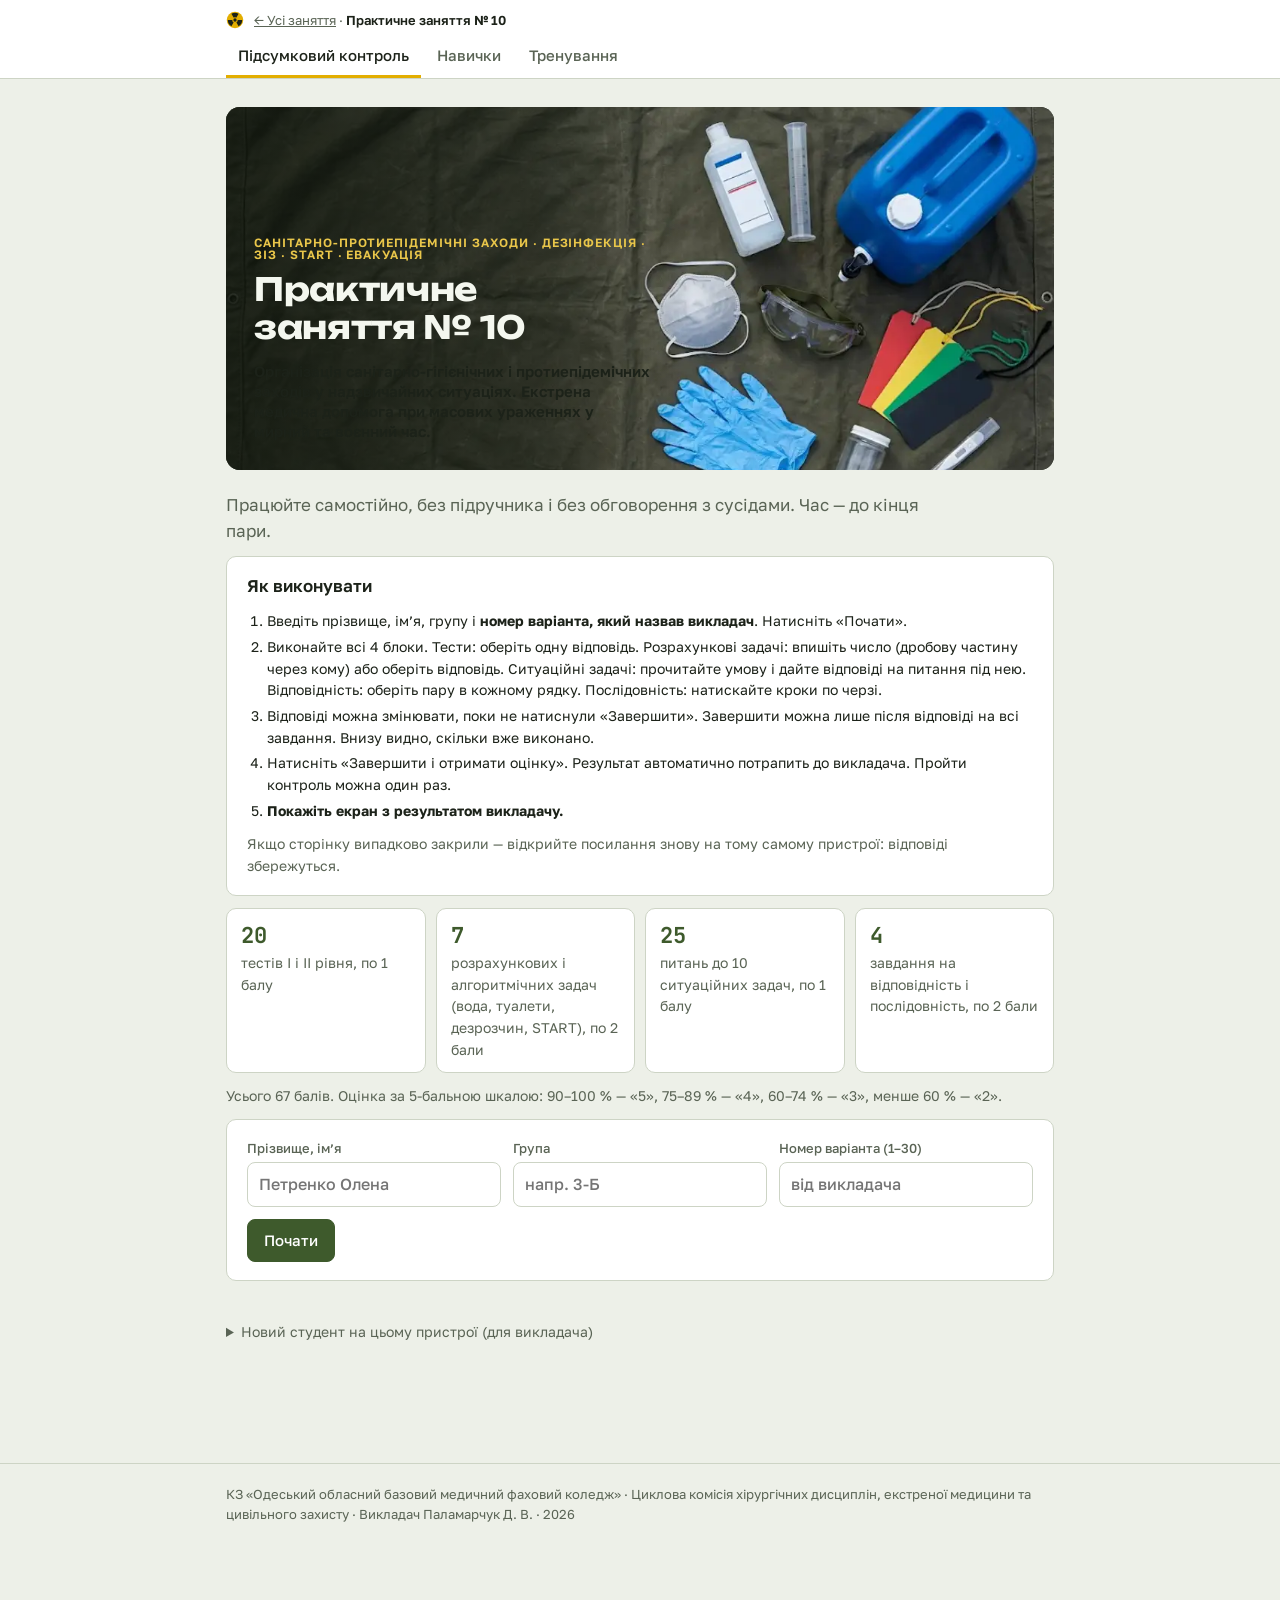
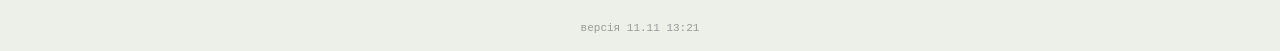
<file: z10.html>
<!doctype html>
<html lang="uk">
<head>
<meta charset="utf-8">
<meta name="viewport" content="width=device-width, initial-scale=1, viewport-fit=cover">
<title>Заняття 10. Організація санітарно-гігієнічних і протиепідемічних заходів у надзвичайних ситуаціях. Екстрена медична допомога при масових ураженнях у мирний та воєнний час.</title>
<meta name="claude:viewport-fit-sides" content="cover">
<link rel="preconnect" href="https://fonts.googleapis.com">
<link rel="stylesheet" href="https://fonts.googleapis.com/css2?family=Golos+Text:wght@400;500;600;700&family=Unbounded:wght@500;700&family=JetBrains+Mono:wght@500;700&display=swap">
<style>
/* Layout: sticky header with two views (control, trainers); one column max 860px; numeric answers and tools styled as dosimeter readouts */
:root{
  --bg:#EDF0E8; --surface:#FFFFFF; --surface-2:#F5F7F1; --ink:#1C2219; --muted:#5A6455; --line:#CDD4C5;
  --olive:#3E5A2C; --olive-soft:#E1E9D6; --signal:#E3AE00; --signal-soft:#FBF0C9; --signal-ink:#3B2F00;
  --ok:#2C7A3C; --ok-soft:#DDF0E0; --bad:#B0281F; --bad-soft:#F8E0DD;
  --lcd-bg:#1D2919; --lcd-fg:#B9F08C; --lcd-dim:#7E9F67; --on-olive:#FFFFFF;
  --f-display:"Unbounded","Golos Text",system-ui,sans-serif;
  --f-body:"Golos Text",system-ui,-apple-system,"Segoe UI",sans-serif;
  --f-mono:"JetBrains Mono",ui-monospace,Consolas,monospace;
}
@media (prefers-color-scheme: dark){:root:not([data-theme="light"]){
  --bg:#10140E; --surface:#181E15; --surface-2:#1D2419; --ink:#E3E9DC; --muted:#9BA693; --line:#2D3627;
  --olive:#A4CB80; --olive-soft:#26331E; --signal:#F0C445; --signal-soft:#3A3115; --signal-ink:#F7E3A4;
  --ok:#73C886; --ok-soft:#1C3322; --bad:#F08B82; --bad-soft:#3D1D1A;
  --lcd-bg:#0A0F08; --lcd-fg:#B9F08C; --lcd-dim:#6E8F57; --on-olive:#10140E; color-scheme:dark}}
:root[data-theme="dark"]{
  --bg:#10140E; --surface:#181E15; --surface-2:#1D2419; --ink:#E3E9DC; --muted:#9BA693; --line:#2D3627;
  --olive:#A4CB80; --olive-soft:#26331E; --signal:#F0C445; --signal-soft:#3A3115; --signal-ink:#F7E3A4;
  --ok:#73C886; --ok-soft:#1C3322; --bad:#F08B82; --bad-soft:#3D1D1A;
  --lcd-bg:#0A0F08; --lcd-fg:#B9F08C; --lcd-dim:#6E8F57; --on-olive:#10140E; color-scheme:dark}

*{box-sizing:border-box}
body{background:var(--bg);color:var(--ink);font:16px/1.55 var(--f-body)}
body::before{content:"";position:fixed;inset:0 0 auto;height:env(safe-area-inset-top,0px);z-index:10;background:var(--surface)}
.wrap{max-width:860px;margin:0 auto;padding-left:max(16px,env(safe-area-inset-left,0px));padding-right:max(16px,env(safe-area-inset-right,0px))}
header.top{position:sticky;top:env(safe-area-inset-top,0px);z-index:5;background:var(--surface);border-bottom:1px solid var(--line)}
.brand{display:flex;align-items:center;gap:10px;padding-block:10px 2px;font-size:13px;color:var(--muted)}
.brand b{color:var(--ink);font-weight:600}
.tri{width:18px;height:18px;flex:none}
nav.tabs{display:flex;gap:4px;overflow-x:auto;scrollbar-width:none;padding-block:4px 0}
nav.tabs a{flex:none;text-decoration:none;color:var(--muted);font-weight:500;font-size:15px;padding:8px 12px;border-bottom:3px solid transparent;white-space:nowrap}
nav.tabs a:hover{color:var(--ink)}
nav.tabs a[aria-current="page"]{color:var(--ink);border-bottom-color:var(--signal)}
a:focus-visible,button:focus-visible,select:focus-visible,input:focus-visible{outline:2px solid var(--signal);outline-offset:2px}
main{padding-block:28px 120px}
section.view{display:flex;flex-direction:column;gap:22px}
section.view[hidden],[hidden]{display:none!important}
h1,h2,h3{text-wrap:balance;margin:0}
h1{font:700 clamp(22px,4.2vw,32px)/1.18 var(--f-display);letter-spacing:-.01em}
h2{font:700 20px/1.25 var(--f-display)}
h3{font:600 17px/1.35 var(--f-body)}
p{margin:0}
.lead{font-size:17px;color:var(--muted);max-width:65ch}
.eyebrow{font:600 12px/1 var(--f-body);text-transform:uppercase;letter-spacing:.08em;color:var(--olive)}
.stack{display:flex;flex-direction:column;gap:12px}
.panel{background:var(--surface);border:1px solid var(--line);border-radius:10px;padding:18px 20px}
.muted{color:var(--muted)} .small{font-size:14px}
.note{background:var(--signal-soft);color:var(--signal-ink);border-left:4px solid var(--signal);padding:12px 16px;border-radius:0 8px 8px 0;font-size:15px}
.tablebox{overflow-x:auto;border:1px solid var(--line);border-radius:8px;background:var(--surface)}
table{border-collapse:collapse;width:100%;font-size:15px}
th,td{padding:9px 12px;text-align:left;vertical-align:top;border-bottom:1px solid var(--line)}
th{font-weight:600;background:var(--surface-2);font-size:12px;text-transform:uppercase;letter-spacing:.05em;color:var(--muted)}
tr:last-child td{border-bottom:0}
.num{font-variant-numeric:tabular-nums;white-space:nowrap;text-align:right}

button{font:inherit;cursor:pointer}
.btn{border:1px solid var(--line);background:var(--surface);color:var(--ink);padding:9px 16px;border-radius:8px;font-weight:500;font-size:15px}
.btn:hover{border-color:var(--olive)}
.btn.primary{background:var(--olive);border-color:var(--olive);color:var(--on-olive)}
.btn.danger{border-color:var(--bad);color:var(--bad)}
.row{display:flex;flex-wrap:wrap;gap:8px;align-items:center}
label.f{display:flex;flex-direction:column;gap:4px;font-size:13px;font-weight:500;color:var(--muted)}
input[type=text],input[type=number],input[inputmode],select{font:inherit;font-size:16px;color:var(--ink);background:var(--surface);border:1px solid var(--line);border-radius:8px;padding:9px 11px;min-width:0;width:100%}
label.chk{display:flex;gap:8px;align-items:flex-start;font-size:15px;cursor:pointer}
label.chk input{margin-top:5px;accent-color:var(--olive)}
.err{color:var(--bad);font-size:14px}

/* start */
.start{display:grid;grid-template-columns:repeat(auto-fit,minmax(220px,1fr));gap:12px}
.blocks{display:grid;grid-template-columns:repeat(auto-fit,minmax(170px,1fr));gap:10px}
.blocks div{background:var(--surface);border:1px solid var(--line);border-radius:10px;padding:12px 14px;display:flex;flex-direction:column;gap:2px}
.blocks b{font:700 22px var(--f-mono);color:var(--olive)}
.blocks span{font-size:14px;color:var(--muted)}

/* blocks of the control */
.bhead{display:flex;justify-content:space-between;align-items:baseline;gap:12px;flex-wrap:wrap;border-bottom:2px solid var(--ink);padding-bottom:8px;margin-top:10px}
.bhead small{font:500 13px var(--f-mono);color:var(--muted)}
.q{background:var(--surface);border:1px solid var(--line);border-radius:10px;padding:16px 18px;display:flex;flex-direction:column;gap:10px}
.q .qn{font:600 12px var(--f-mono);color:var(--olive);display:flex;justify-content:space-between;gap:8px}
.q .qt{font-weight:600}
.case{background:var(--surface-2);border:1px solid var(--line);border-radius:12px;padding:16px;display:flex;flex-direction:column;gap:12px}
.case>.ct{display:flex;flex-direction:column;gap:6px}
.case .tag{font:600 12px var(--f-mono);color:var(--olive)}
.opts{display:flex;flex-direction:column;gap:6px}
.opt{display:grid;grid-template-columns:26px 1fr;gap:8px;align-items:start;text-align:left;border:1px solid var(--line);background:var(--surface-2);color:var(--ink);padding:9px 12px;border-radius:8px;font-size:15px}
.case .opt{background:var(--surface)}
.opt .L{font:600 13px/22px var(--f-mono);color:var(--muted)}
.opt:hover:not([disabled]){border-color:var(--olive)}
.opt[aria-pressed="true"]{border-color:var(--ink);background:var(--surface);box-shadow:inset 0 0 0 1px var(--ink);font-weight:600}
.opt[aria-pressed="true"] .L{color:var(--surface);background:var(--ink);border-radius:50%;text-align:center;width:22px}
.opt[disabled]{cursor:default}
.opt.right{background:var(--ok-soft);border-color:var(--ok)}
.opt.right .L{color:var(--ok)}
.opt.wrong{background:var(--bad-soft);border-color:var(--bad)}
.opt.wrong .L{color:var(--bad)}
.formula{font:500 15px var(--f-mono);background:var(--surface-2);border:1px dashed var(--line);border-radius:8px;padding:8px 12px;margin:0}
.formula b{color:var(--olive)}
.numin{display:flex;gap:8px;align-items:center;max-width:320px}
.numin input{font-family:var(--f-mono);font-size:18px;background:var(--lcd-bg);color:var(--lcd-fg);border-color:var(--lcd-bg)}
.numin span{font:500 14px var(--f-mono);color:var(--muted);white-space:nowrap}
.numin input.right{outline:2px solid var(--ok)} .numin input.wrong{outline:2px solid var(--bad)}
.fb{font-size:14px;padding:9px 12px;border-radius:8px}
.fb.ok{background:var(--ok-soft);color:var(--ok)}
.fb.no{background:var(--bad-soft);color:var(--bad)}
.fb.part{background:var(--signal-soft);color:var(--signal-ink)}
.match{display:grid;grid-template-columns:minmax(0,1fr) minmax(0,1.4fr);gap:8px 12px;align-items:center}
.match select.right{border-color:var(--ok);background:var(--ok-soft)}
.match select.wrong{border-color:var(--bad);background:var(--bad-soft)}
.seq{display:flex;flex-wrap:wrap;gap:6px}
.seq button{border:1px dashed var(--line);background:var(--surface-2);color:var(--ink);padding:7px 10px;border-radius:8px;font-size:14px;text-align:left}
.seq button[disabled]{opacity:.35}
.seqout{display:flex;flex-direction:column;gap:4px;font-size:15px}
.seqout div{display:flex;gap:8px}
.seqout div span:first-child{font:600 13px/24px var(--f-mono);color:var(--olive);min-width:20px}
.seqout div.right span:first-child{color:var(--ok)} .seqout div.wrong span:first-child{color:var(--bad)}

/* bottom bar */
.bar{position:fixed;left:0;right:0;bottom:0;z-index:6;background:var(--surface);border-top:1px solid var(--line);padding-bottom:env(safe-area-inset-bottom,0px)}
.bar .wrap{display:flex;gap:12px;align-items:center;justify-content:space-between;flex-wrap:wrap;padding-block:10px}
.prog{flex:1 1 200px;display:flex;flex-direction:column;gap:4px;min-width:0}
.prog .t{font-size:13px;color:var(--muted)}
.prog .t b{color:var(--ink);font-variant-numeric:tabular-nums}
.track{height:6px;border-radius:3px;background:var(--line);overflow:hidden}
.track i{display:block;height:100%;background:var(--olive);width:0;transition:width .2s}

/* result */
.result{background:var(--surface);border:2px solid var(--ink);border-radius:14px;overflow:hidden}
.result .top{display:grid;grid-template-columns:1fr auto;gap:16px;padding:18px 20px;align-items:center}
.result .who{display:flex;flex-direction:column;gap:2px}
.result .who b{font-size:18px}
.gradebox{text-align:right}
.gradebox .g{font:700 clamp(22px,5vw,30px)/1.1 var(--f-display)}
.gradebox .p{font:700 15px var(--f-mono);color:var(--muted)}
.g5{color:var(--ok)} .g4{color:var(--olive)} .g3{color:var(--signal-ink)} .g2{color:var(--bad)}
.result .lcd{background:var(--lcd-bg);color:var(--lcd-fg);font:500 13px var(--f-mono);padding:10px 20px;display:flex;justify-content:space-between;flex-wrap:wrap;gap:8px}
.result .lcd span{color:var(--lcd-dim)}
@media (max-width:520px){.result .top{grid-template-columns:1fr}.gradebox{text-align:left}}

/* trainers */
.tool{background:var(--surface);border:1px solid var(--line);border-radius:12px;overflow:hidden}
.tool .head{display:flex;justify-content:space-between;gap:10px;align-items:baseline;padding:14px 18px;border-bottom:1px solid var(--line);flex-wrap:wrap}
.tool .head small{font:500 12px var(--f-mono);color:var(--muted)}
.tool .inputs{display:grid;grid-template-columns:repeat(auto-fit,minmax(150px,1fr));gap:12px;padding:16px 18px}
.lcd2{background:var(--lcd-bg);color:var(--lcd-fg);font-family:var(--f-mono);padding:16px 18px;display:flex;flex-direction:column;gap:6px}
.lcd2 .big{font-size:clamp(24px,6vw,36px);font-weight:700;font-variant-numeric:tabular-nums;line-height:1.1;overflow-wrap:anywhere}
.lcd2 .big small{font-size:.5em;font-weight:500;color:var(--lcd-dim);margin-left:6px}
.lcd2 .sub{font-size:13px;color:var(--lcd-dim)}
.lcd2 .sub b{color:var(--lcd-fg);font-weight:500}
.tool .expl{padding:14px 18px;font-size:15px;display:flex;flex-direction:column;gap:8px}
.verdict{display:inline-flex;align-self:flex-start;font:600 13px var(--f-body);padding:4px 10px;border-radius:6px}
.v-ok{background:var(--ok-soft);color:var(--ok)} .v-warn{background:var(--signal-soft);color:var(--signal-ink)} .v-bad{background:var(--bad-soft);color:var(--bad)}
.hero{position:relative;border-radius:14px;overflow:hidden;background:var(--lcd-bg)}
.hero img{display:block;width:100%;height:auto;aspect-ratio:16/7;object-fit:cover;object-position:center 40%}
.hero-t{position:absolute;inset:0 45% 0 0;display:flex;flex-direction:column;justify-content:flex-end;gap:10px;padding:28px;background:linear-gradient(90deg,rgba(14,20,11,.82),rgba(14,20,11,.55) 70%,rgba(14,20,11,0))}
.hero-t .eyebrow{color:#E9C64A}
.hero-t h1{color:#F4F7EF}
@media (max-width:640px){.hero-t{position:static;inset:auto;background:var(--lcd-bg);padding:16px 18px}.hero img{aspect-ratio:16/8}}
.ptabs{display:flex;gap:6px;flex-wrap:wrap}
.ptabs button{border:1px solid var(--line);background:var(--surface);color:var(--muted);padding:7px 14px;border-radius:999px;font-size:14px;font-weight:500}
.ptabs button[aria-pressed="true"]{background:var(--ink);color:var(--bg);border-color:var(--ink)}
.pq .opt.right{background:var(--ok-soft);border-color:var(--ok)}
.pq .opt.wrong{background:var(--bad-soft);border-color:var(--bad)}
.pscore{position:sticky;bottom:calc(12px + env(safe-area-inset-bottom,0px));align-self:flex-start;background:var(--ink);color:var(--bg);padding:8px 14px;border-radius:999px;font:600 14px var(--f-body);display:flex;gap:10px;align-items:center}
.cards{display:grid;grid-template-columns:repeat(auto-fill,minmax(220px,1fr));gap:10px}
.card{perspective:800px;min-height:160px;border:0;background:none;padding:0;text-align:left;color:var(--ink);cursor:pointer}
.card .in{position:relative;width:100%;height:100%;min-height:160px;transition:transform .45s;transform-style:preserve-3d}
.card.flip .in{transform:rotateY(180deg)}
.card .fc,.card .bc{position:absolute;inset:0;backface-visibility:hidden;-webkit-backface-visibility:hidden;border-radius:10px;padding:14px 16px;display:flex;flex-direction:column;gap:6px;border:1px solid var(--line);overflow:auto}
.card .fc{background:var(--surface);font-weight:600}
.card .fc small{font:500 12px var(--f-mono);color:var(--muted)}
.card .bc{background:var(--olive-soft);transform:rotateY(180deg);font-size:15px}
@media (prefers-reduced-motion:reduce){.card .in{transition:none}}
footer{border-top:1px solid var(--line);padding-block:20px 90px;font-size:13px;color:var(--muted)}
.rp-topic{margin:4px 0 0;font:600 15px/1.35 var(--f-body);max-width:60ch}
#simSel{display:none!important}
.simback{display:flex;justify-content:space-between;align-items:center;gap:8px;margin-bottom:10px}
button,a,.gm-stage,.gd-acts button{-webkit-touch-callout:none;-webkit-tap-highlight-color:transparent}
.nst{margin-top:18px;font-size:14px;color:var(--muted)}.nst summary{cursor:pointer}.nst .row{margin-top:8px}
[hidden]{display:none!important}
body{margin:0}
</style>
</head>
<body><script>(function(){var B="11.11 13:21·1794396076";window.__BUILD=B;try{fetch(location.pathname+"?nc="+Date.now(),{cache:"no-store"}).then(function(r){return r.text()}).then(function(t){var m=/window.__BUILD=B;|var B="([^"]+)"/.exec(t);var mm=/var B="([^"]+)"/.exec(t);if(mm&&mm[1]!==B){var k="rl"+mm[1];try{if(sessionStorage.getItem(k))return;sessionStorage.setItem(k,1)}catch(e){}location.replace(location.pathname+"?v="+encodeURIComponent(mm[1].split("·")[1])+location.hash)}}).catch(function(){})}catch(e){}})();</script>

<header class="top">
  <div class="wrap">
    <div class="brand">
      <svg class="tri" viewBox="0 0 24 24" aria-hidden="true"><circle cx="12" cy="12" r="11" fill="var(--signal)"/><path d="M12 12 L7.2 3.7 A9.6 9.6 0 0 1 16.8 3.7 Z M12 12 L21.6 12 A9.6 9.6 0 0 1 16.8 20.3 Z M12 12 L7.2 20.3 A9.6 9.6 0 0 1 2.4 12 Z" fill="var(--ink)"/><circle cx="12" cy="12" r="3.6" fill="var(--signal)"/><circle cx="12" cy="12" r="2.2" fill="var(--ink)"/></svg>
      <span><a href="./" style="color:inherit">← Усі заняття</a> · <b>Практичне заняття № 10</b></span>
    </div>
    <nav class="tabs" aria-label="Розділи">
      <a href="#control">Підсумковий контроль</a>
      <a href="#skills">Навички</a>
      <a href="#practice">Тренування</a>
      
    </nav>
  </div>
</header>

<main class="wrap">

<!-- ================= CONTROL ================= -->
<section class="view" id="v-control">
  <div class="hero">
    <img src="img/hero10.webp" alt="Каністра для води, дезінфектант, мірний циліндр, респіратор, окуляри, рукавички, сортувальні бирки і контейнер для проб на польовому брезенті" width="1100" height="614">
    <div class="hero-t">
      <span class="eyebrow">Санітарно-протиепідемічні заходи · дезінфекція · ЗІЗ · START · евакуація</span>
      <h1>Практичне заняття № 10</h1><p class="rp-topic">Організація санітарно-гігієнічних і протиепідемічних заходів у надзвичайних ситуаціях. Екстрена медична допомога при масових ураженнях у мирний та воєнний час.</p>
    </div>
  </div>

  <!-- start screen -->
  <div id="startBox" class="stack">
    <p class="lead">Працюйте самостійно, без підручника і без обговорення з сусідами. Час — до кінця пари.</p>
    <div class="panel stack">
      <h3>Як виконувати</h3>
      <ol class="small" style="margin:0;padding-left:20px;display:flex;flex-direction:column;gap:4px">
        <li>Введіть прізвище, ім’я, групу і <b>номер варіанта, який назвав викладач</b>. Натисніть «Почати».</li>
        <li>Виконайте всі 4 блоки. Тести: оберіть одну відповідь. Розрахункові задачі: впишіть число (дробову частину через кому) або оберіть відповідь. Ситуаційні задачі: прочитайте умову і дайте відповіді на питання під нею. Відповідність: оберіть пару в кожному рядку. Послідовність: натискайте кроки по черзі.</li>
        <li>Відповіді можна змінювати, поки не натиснули «Завершити». Завершити можна лише після відповіді на всі завдання. Внизу видно, скільки вже виконано.</li>
        <li>Натисніть «Завершити і отримати оцінку». Результат автоматично потрапить до викладача. Пройти контроль можна один раз.</li>
        <li><b>Покажіть екран з результатом викладачу.</b></li>
      </ol>
      <p class="small muted">Якщо сторінку випадково закрили — відкрийте посилання знову на тому самому пристрої: відповіді збережуться.</p>
    </div>
    <div class="blocks">
      <div><b>20</b><span>тестів І і ІІ рівня, по 1 балу</span></div>
      <div><b>7</b><span>розрахункових і алгоритмічних задач (вода, туалети, дезрозчин, START), по 2 бали</span></div>
      <div><b>25</b><span>питань до 10 ситуаційних задач, по 1 балу</span></div>
      <div><b>4</b><span>завдання на відповідність і послідовність, по 2 бали</span></div>
    </div>
    <p class="small muted">Усього 67 балів. Оцінка за 5-бальною шкалою: 90–100 % — «5», 75–89 % — «4», 60–74 % — «3», менше 60 % — «2».</p>
    <form id="startForm" class="panel stack" novalidate>
      <div class="start">
        <label class="f">Прізвище, ім’я<input type="text" id="sName" autocomplete="name" placeholder="Петренко Олена"></label>
        <label class="f">Група<input type="text" id="sGroup" placeholder="напр. 3-Б"></label>
        <label class="f">Номер варіанта (1–30)<input type="number" id="sVar" min="1" max="30" step="1" inputmode="numeric" placeholder="від викладача"></label>
      </div>
      <p class="err" id="sErr" hidden></p>
      <div class="row"><button class="btn primary" type="submit">Почати</button></div>
    </form>
  </div>

  <!-- result -->
  <div id="resultBox" hidden></div>

  <!-- items -->
  <div id="testBox" class="stack" hidden></div>
  <details class="nst" id="nstBox"><summary>Новий студент на цьому пристрої (для викладача)</summary>
    <p class="small muted">Повністю очищає на цьому телефоні підсумковий контроль, навички й оцінку за навички цього заняття. Результати, вже надіслані в журнал, лишаються у викладача.</p>
    <div class="row"><input type="password" inputmode="numeric" id="nstPin" placeholder="Код викладача" style="max-width:180px"><button class="btn" id="nstGo">Очистити для нового студента</button></div><span class="err" id="nstErr"></span></details>
</section>

<!-- ================= SKILLS ================= -->
<section class="view" id="v-skills" hidden>
<style>
.sk-list{display:grid;grid-template-columns:repeat(auto-fit,minmax(250px,1fr));gap:10px}
.sk-list button{text-align:left;background:var(--surface);border:1px solid var(--line);border-radius:12px;padding:14px 16px;cursor:pointer;color:var(--ink);display:flex;flex-direction:column;gap:6px;font:inherit}
.sk-list button:hover{border-color:var(--olive)}
.sk-list .n{font:600 12px var(--f-mono);color:var(--olive)}
.sk-list .st{font-size:13px;color:var(--muted)}
.sk-list .done{color:var(--ok);font-weight:600}
.sk-done{display:flex;flex-direction:column;gap:6px;margin:0;padding:0;list-style:none}
.sk-done li{display:grid;grid-template-columns:28px 1fr;gap:8px;align-items:start;background:var(--surface);border:1px solid var(--line);border-radius:8px;padding:8px 10px;font-size:15px}
.sk-done li .k{font:700 13px/22px var(--f-mono);color:var(--ok)}
.sk-done li small{display:block;color:var(--muted);font-size:13px}
.sk-ph{font:600 12px/1 var(--f-body);text-transform:uppercase;letter-spacing:.08em;color:var(--muted);margin-top:6px}
.sk-q{background:var(--surface);border:2px solid var(--ink);border-radius:12px;padding:14px 16px;display:flex;flex-direction:column;gap:10px}
.sk-q .opt.wrong{background:var(--bad-soft);border-color:var(--bad)}
.sk-prog{height:6px;border-radius:3px;background:var(--line);overflow:hidden}.sk-prog i{display:block;height:100%;background:var(--olive)}
.vic{display:block;background-size:300% 300%;background-repeat:no-repeat;aspect-ratio:1;width:100%;border-radius:10px;background-color:#DADCD6}
.vic.sm{width:44px;flex:none}
.vic.big,.vthumb{width:100%;max-height:140px;aspect-ratio:16/9;object-fit:cover;object-position:50% 22%;border-radius:8px}
.vic.big{background-size:300% 300%;aspect-ratio:16/9}
.vopts{display:grid;grid-template-columns:repeat(3,minmax(0,1fr));gap:8px}
@media (max-width:520px){.vopts{grid-template-columns:1fr}.vopt{flex-direction:row!important;align-items:center}.vopt .vic{width:72px;flex:none}}
.vopt{display:flex;flex-direction:column;gap:8px;text-align:left;border:2px solid var(--line);background:var(--surface);color:var(--ink);border-radius:12px;padding:8px;font:500 14px/1.3 var(--f-body);cursor:pointer}
.vopt:hover:not([disabled]){border-color:var(--olive)}
.vopt.wrong{border-color:var(--bad);background:var(--bad-soft)}
.vopt[disabled]{cursor:default}
.vmeter{position:relative;display:flex;justify-content:space-between;align-items:center;gap:8px;background:var(--surface);border:1px solid var(--line);border-radius:10px;padding:8px 12px;overflow:hidden;font-size:14px}
.vmeter i{position:absolute;left:0;bottom:0;height:4px;transition:width .5s}
.vmeter.ok i{background:var(--ok)}.vmeter.warn i{background:#C98A12}.vmeter.bad i{background:var(--bad)}
.vmeter.bad{background:var(--bad-soft)}
.vcons{display:grid;grid-template-columns:96px 1fr;gap:10px;align-items:start;background:var(--bad-soft);border:1px solid var(--bad);border-radius:12px;padding:10px;animation:shake .35s}
.vcons.soft{background:#FFF6E0;border-color:#C98A12}
.vcons.crit{border-width:2px}
.vcons:not(:has(.vic)){grid-template-columns:1fr}
.vcons p{margin:4px 0 0;font-size:14px}.vcons p.ct{font-weight:600}
.vic.cons{width:96px}.vic.big2{width:100%}
.vfail{display:flex;flex-direction:column;gap:10px;background:var(--surface);border:2px solid var(--bad);border-radius:14px;padding:12px}
.vfail h3{margin:0;color:var(--bad)}
.vfail .vcons{grid-template-columns:1fr}
.vcard .failed{color:var(--bad)}
@keyframes shake{0%,100%{transform:none}25%{transform:translateX(-4px)}75%{transform:translateX(4px)}}
.sk-grade{background:var(--surface);border:2px solid var(--ink);border-radius:14px;padding:12px;display:flex;flex-direction:column;gap:8px;margin-bottom:12px}
.sk-gh{display:flex;justify-content:space-between;gap:8px;flex-wrap:wrap}.sk-gh span{font:600 13px var(--f-mono);color:var(--muted)}
.sk-gl{display:flex;flex-wrap:wrap;gap:4px}.sk-gl span{font:600 12px var(--f-mono);padding:3px 7px;border-radius:6px;background:var(--bg);border:1px solid var(--line)}
.sk-gl span.ok{background:var(--ok-soft);border-color:var(--ok)}.sk-gl span.mid{background:#FFF1D6;border-color:#C98A12}.sk-gl span.no{background:var(--bad-soft);border-color:var(--bad)}
.sk-res{display:flex;align-items:center;gap:12px}.sk-res b{font:800 40px/1 var(--f-mono);width:56px;height:56px;border-radius:12px;display:flex;align-items:center;justify-content:center;background:var(--ok-soft)}
.sk-res b.g2{background:var(--bad-soft)}.sk-res b.g3{background:#FFF1D6}
.sk-send{display:flex;flex-wrap:wrap;gap:6px}.sk-send input{flex:1;min-width:140px}
.sk-reset{font-size:13px;color:var(--muted)}.sk-reset summary{cursor:pointer}.sk-reset .sk-send{margin-top:6px}
.vdone{list-style:none;margin:0;padding:0;display:flex;flex-direction:column;gap:6px}
.vdone li{display:flex;gap:10px;align-items:flex-start;background:var(--surface);border:1px solid var(--line);border-left:4px solid var(--ok);border-radius:8px;padding:6px 8px;font-size:14px}
.vdone li small{display:block;color:var(--muted);font-size:12px}
.vscene{display:grid;grid-template-columns:120px 1fr;gap:12px;align-items:center;background:var(--signal-soft);color:var(--signal-ink);border-radius:12px;padding:10px;font-size:15px}
.vscene img{width:120px;height:80px;object-fit:cover;border-radius:8px}
.vcard{position:relative}
</style>
  <div class="stack" id="skHead">
    <span class="eyebrow">Практичні навички з РП</span>
    <h2>Практичні навички заняття</h2>
    <p class="muted">Кожна навичка — практичне вміння з РП у вигляді ситуації або міні-гри з реальною сценою. Неправильна дія має наслідок: ви бачите, що сталося з людьми, а шкала стану падає. Критична помилка — <b>невдача</b>, навичку доведеться почати заново. Після правильного кроку бачите обґрунтування.</p>
  </div>
  <div class="sk-list" id="skList"></div>
  <div id="skRun" class="stack" hidden></div>
</section>

<!-- ================= SIM ================= -->
<section class="view" id="v-sim" hidden>
<div class="simback"><a class="btn" href="#skills">← Усі навички</a><span class="eyebrow">Практичні навички</span></div>
<style>
.sim-head{display:flex;justify-content:space-between;align-items:baseline;gap:10px;flex-wrap:wrap}
.sim-score{font:600 14px var(--f-mono);color:var(--muted)}
.pt{background:var(--surface);border:1px solid var(--line);border-radius:12px;padding:14px 16px;display:flex;flex-direction:column;gap:6px}
.pt .tag{font:600 12px var(--f-mono);color:var(--olive)}
.simgrid{display:grid;grid-template-columns:repeat(auto-fit,minmax(250px,1fr));gap:12px}
.simgrid>*{min-width:0}
.st{background:var(--surface);border:1px solid var(--line);border-radius:12px;overflow:hidden;display:flex;flex-direction:column}
.st h3{font-size:15px;padding:10px 14px;border-bottom:1px solid var(--line);margin:0;display:flex;justify-content:space-between;gap:8px}
.st h3 small{font:500 12px var(--f-mono);color:var(--muted)}
.st .stage{background:#2A3424;display:flex;align-items:center;justify-content:center;height:170px;position:relative}
.st .ctl{padding:10px 14px;display:flex;flex-direction:column;gap:8px;font-size:14px}
.st .ctl .row{gap:6px}
.st .stage{height:230px;background:#5E625B}
.pic{position:relative;height:100%;aspect-ratio:1/1;overflow:hidden}
.pic img{position:absolute;inset:0;width:100%;height:100%;object-fit:cover;display:block}
#chestImg{transform-origin:50% 100%}
#chestImg.on{animation:breathe var(--rr,3s) ease-in-out infinite}
.ring{position:absolute;left:49%;top:47%;width:16%;aspect-ratio:1;margin:-8% 0 0 -8%;border-radius:50%;border:3px solid #FF5A4A;opacity:0}
.ring.on{animation:beat var(--hr,1s) linear infinite}
.blanch{position:absolute;left:42.5%;top:15%;width:15.5%;height:17%;border-radius:40% 40% 30% 30%;background:#FBF6F1;opacity:0}
.faceImg{transform:scale(2.3);transform-origin:50% 20%}
@keyframes breathe{0%,100%{transform:scale(1,1)}45%{transform:scale(1.05,1.08)}}
@keyframes beat{0%,100%{transform:scale(.7);opacity:0}10%{transform:scale(1.1);opacity:.95}35%{transform:scale(1.5);opacity:0}}
.timer{font:700 22px var(--f-mono);color:#B9F08C;position:absolute;top:8px;right:12px}
.resp{text-shadow:0 1px 3px #000,0 0 8px #000;font-weight:600;position:absolute;bottom:10px;left:0;right:0;text-align:center;color:#F4F7EF;font-size:14px;padding:0 10px}
.cats{display:grid;grid-template-columns:repeat(4,1fr);gap:6px}
.cats button{border:0;border-radius:8px;padding:12px 4px;font-weight:700;font-size:14px;cursor:pointer;color:#fff}
.c-red{background:#C0392B}.c-yel{background:#E0B000;color:#1C2219!important}.c-grn{background:#2E8B4A}.c-blk{background:#1C1C1C}
.cats button[disabled]{opacity:.45;cursor:default}
.cats button.pick{outline:3px solid var(--ink);outline-offset:2px;opacity:1}
.simfb{border-radius:10px;padding:12px 14px;font-size:15px;display:flex;flex-direction:column;gap:4px}
.simfb.ok{background:var(--ok-soft);color:var(--ok)}.simfb.no{background:var(--bad-soft);color:var(--bad)}
#v-sim .btn[aria-pressed="true"]{background:var(--ink);color:var(--bg);border-color:var(--ink)}
.chips{display:flex;flex-wrap:wrap;gap:6px;align-items:center}
.chips button{width:42px;height:42px;border-radius:10px;border:2px solid var(--line);background:var(--surface);color:var(--ink);font:700 15px var(--f-mono);cursor:pointer}
.chips button.cur{border-color:var(--ink);box-shadow:0 0 0 2px var(--ink)}
.chips button.t0{background:#C0392B;color:#fff;border-color:#C0392B}.chips button.t1{background:#E0B000;color:#1C2219;border-color:#E0B000}.chips button.t2{background:#2E8B4A;color:#fff;border-color:#2E8B4A}.chips button.t3{background:#1C1C1C;color:#fff;border-color:#1C1C1C}
.chips .clock{font:600 14px var(--f-mono);color:var(--muted);margin-left:auto}
.sumt td,.sumt th{padding:6px 8px;font-size:14px}
.simfb ul{margin:0;padding-left:18px;color:var(--ink)}
@media (prefers-reduced-motion:reduce){#chest.on,#pulseRing.on{animation-duration:var(--rr)}}
</style>
<style>
.gm{display:flex;flex-direction:column;gap:12px}
.gm-bar{display:flex;flex-wrap:wrap;gap:6px;align-items:center}
.gm-bar .pill{background:var(--surface);border:1px solid var(--line);border-radius:999px;padding:5px 11px;font:600 13px var(--f-mono)}
.gm-bar .pill.warn{background:#FFF1D6;border-color:#C98A12}.gm-bar .pill.bad{background:var(--bad-soft);border-color:var(--bad);color:var(--bad)}
.gm-bar .pill.ok{background:var(--ok-soft);border-color:var(--ok)}
.gm-stage{cursor:pointer;position:relative;width:100%;border-radius:12px;overflow:hidden;background:#3a3d37;touch-action:manipulation;user-select:none;-webkit-user-select:none}
.gm-stage>img{display:block;width:100%;height:auto;pointer-events:none}
.gm-mark{position:absolute;transform:translate(-50%,-50%);width:30px;height:30px;border-radius:50%;background:var(--bad);color:#fff;font:700 14px var(--f-mono);display:flex;align-items:center;justify-content:center;box-shadow:0 0 0 3px #fff,0 2px 8px rgba(0,0,0,.4);pointer-events:none;animation:pop .3s}
.gm-mark.n{background:#5d635a}
.gm-ripple{position:absolute;width:44px;height:44px;margin:-22px 0 0 -22px;border-radius:50%;border:3px solid #fff;pointer-events:none;animation:rip .6s forwards}
.gm-hint{position:absolute;width:80px;height:80px;margin:-40px 0 0 -40px;border-radius:50%;border:4px dashed #FFD34D;pointer-events:none;animation:blink 1s 3}
@keyframes pop{from{transform:translate(-50%,-50%) scale(.2)}to{transform:translate(-50%,-50%) scale(1)}}
@keyframes rip{from{opacity:1;transform:scale(.4)}to{opacity:0;transform:scale(1.6)}}
@keyframes blink{50%{opacity:.1}}
.gm-msg{border-radius:10px;padding:10px 12px;font-size:15px;background:var(--surface);border:1px solid var(--line)}
.gm-msg.ok{background:var(--ok-soft);border-color:var(--ok)}.gm-msg.no{background:var(--bad-soft);border-color:var(--bad)}.gm-msg.warn{background:#FFF6E0;border-color:#C98A12}
.gm-log{list-style:none;margin:0;padding:0;display:flex;flex-direction:column;gap:6px}
.gm-log li{display:grid;grid-template-columns:30px 1fr;gap:8px;background:var(--surface);border:1px solid var(--line);border-left:4px solid var(--bad);border-radius:8px;padding:8px 10px;font-size:14px}
.gm-log li b.k{width:26px;height:26px;border-radius:50%;background:var(--bad);color:#fff;display:flex;align-items:center;justify-content:center;font:700 13px var(--f-mono)}
.gm-log li small{display:block;color:var(--muted)}
.gm-ch{display:flex;flex-direction:column;gap:6px}
.gm-ch button{text-align:left;border:2px solid var(--line);background:var(--surface);color:var(--ink);border-radius:10px;padding:10px 12px;font:500 15px/1.3 var(--f-body);cursor:pointer;min-height:48px}
.gm-ch button.sel{border-color:var(--ink);box-shadow:inset 0 0 0 1px var(--ink)}
.gm-ch button.good{border-color:var(--ok);background:var(--ok-soft)}.gm-ch button.bad{border-color:var(--bad);background:var(--bad-soft)}
.gm-ch button[disabled]{cursor:default}
.gm-seg{display:flex;gap:6px;flex-wrap:wrap}.gm-seg button{flex:1;min-width:90px;border:2px solid var(--line);background:var(--surface);border-radius:10px;padding:8px;font:600 14px var(--f-body);color:var(--ink);cursor:pointer}
.gm-seg button.sel{border-color:var(--ink);background:var(--ink);color:var(--bg)}
.gm-card{background:var(--surface);border:1px solid var(--line);border-radius:12px;padding:12px;display:flex;flex-direction:column;gap:8px}
.gm-card h4{margin:0;font-size:16px}
.gm-chart{display:flex;align-items:flex-end;gap:6px;height:150px;padding:8px 4px 0;border-bottom:2px solid var(--ink)}
.gm-chart div{flex:1;background:var(--bad);border-radius:4px 4px 0 0;position:relative;min-height:2px;transition:height .6s}
.gm-chart div span{position:absolute;top:-18px;left:0;right:0;text-align:center;font:600 12px var(--f-mono)}
.gm-chart div.base{background:#8a8f86}
.gm-days{display:flex;gap:6px;padding:0 4px;font:500 11px var(--f-mono);color:var(--muted)}.gm-days span{flex:1;text-align:center}
.gm-result{border:2px solid var(--ok);border-radius:14px;padding:12px;display:flex;flex-direction:column;gap:8px;background:var(--surface)}
.gm-result.fail{border-color:var(--bad)}.gm-result h3{margin:0}.gm-result.fail h3{color:var(--bad)}
.gm-result ul{margin:0;padding-left:18px}
.shake{animation:shake .35s}
@keyframes shake{0%,100%{transform:none}25%{transform:translateX(-5px)}75%{transform:translateX(5px)}}
.gm-say{position:absolute;transform:translate(-50%,calc(-100% - 12px));background:#fff;color:#1b1f18;border-radius:12px;padding:6px 10px;font:600 13px/1.3 var(--f-body);max-width:62%;width:max-content;box-shadow:0 3px 12px rgba(0,0,0,.35);pointer-events:none;animation:say .25s ease-out;z-index:4}
.gm-say:after{content:"";position:absolute;left:50%;bottom:-7px;margin-left:-7px;border:7px solid transparent;border-bottom:0;border-top-color:#fff}
.gm-say.bad{background:#ffe3df}.gm-say.bad:after{border-top-color:#ffe3df}
@keyframes say{from{opacity:0;transform:translate(-50%,calc(-100% - 2px)) scale(.8)}to{opacity:1}}
.gm-pre>*:not(.gm-brief){display:none!important}
.gm:not(.gm-pre)>.gm-brief{display:none}
.gm-brief{background:var(--surface);border:1px solid var(--line);border-radius:14px;padding:14px;display:flex;flex-direction:column;gap:10px}
.gm-brief h3{margin:0;font-size:19px}
.gb-sec{display:flex;flex-direction:column;gap:4px;font-size:15px}.gb-sec p{margin:0}
.gb-sec ol,.gb-sec ul{margin:0;padding-left:20px;display:flex;flex-direction:column;gap:4px}
.gb-sec.ok{background:var(--ok-soft);border-radius:10px;padding:8px 10px}
.gb-th{background:#FFF6E0;border-radius:10px;padding:8px 10px;font-size:14px}.gb-th summary{font-weight:700;cursor:pointer}.gb-th p{margin:6px 0 0}
.gm-start{min-height:52px;font-size:17px}
.gm-info{align-self:flex-start;font-size:13px;padding:6px 10px}
#v-sim,#v-skills{-webkit-user-select:none;user-select:none;-webkit-touch-callout:none}
#v-sim input,#v-sim textarea{-webkit-user-select:text;user-select:text}
@media (max-width:640px){
 .gm-stage{width:min(100%,46vh);margin:0 auto}
 .gm-bar .pill{font-size:12px;padding:4px 9px}
 .gm-msg{font-size:14px;padding:8px 10px}
 .note{font-size:14px}
}
.gb-note{margin:0;font-size:14px;background:#FFF1D6;border-radius:8px;padding:8px 10px}
.gm-tools{display:flex;flex-wrap:wrap;gap:6px}.gm-tools .btn{font-size:13px;padding:6px 10px}
.gm-sheet{position:fixed;inset:0;background:rgba(0,0,0,.45);z-index:50;display:flex;align-items:flex-end;justify-content:center}
.gm-sheet[hidden]{display:none}
.gm-sheet-in{background:var(--surface);color:var(--ink);width:min(640px,100%);max-height:80vh;overflow:auto;border-radius:16px 16px 0 0;padding:16px;display:flex;flex-direction:column;gap:10px;font-size:15px;-webkit-user-select:text;user-select:text}
.gm-sheet-in p{margin:0}.gm-sol ol{padding-left:20px;display:flex;flex-direction:column;gap:6px}
.gc-slot.hintc{border-color:#FFD34D!important;border-style:solid;box-shadow:0 0 0 6px rgba(255,211,77,.6)}
#simSel{flex-wrap:nowrap;overflow-x:auto;padding-bottom:4px}#simSel .btn{white-space:nowrap}
</style>
<div class="row" id="simSel" role="group" aria-label="Міні-ігри"><button class="btn" data-s="gInsp" aria-pressed="true">Огляд пункту</button><button class="btn" data-s="gCamp" aria-pressed="false">Табір</button><button class="btn" data-s="gDis" aria-pressed="false">Дезрозчин</button><button class="btn" data-s="gPpe" aria-pressed="false">ЗІЗ</button><button class="btn" data-s="simStart" aria-pressed="false">START</button><button class="btn" data-s="gEvac" aria-pressed="false">Евакуація</button></div>
  <div id="simStart" class="stack gm gm-pre" hidden><div class="gm-brief"><span class="eyebrow">Практична навичка</span><h3>Первинне медичне сортування START</h3>
<div class="gb-sec"><b>Ситуація</b><p>Вибух газу в пункті тимчасового розміщення, де вже тиждень реєструють гостру респіраторну інфекцію і кишкові розлади. На пункт збору доставлено 10 постраждалих. Ви — перший медик на місці, працюєте в ЗІЗ.</p></div>
<div class="gb-sec"><b>Що робити</b><ol><li>Номери вгорі — постраждалі. Для кожного прочитайте, що він робить, і оцініть за START.</li><li><b>Дихання:</b> «Рахувати 15 с» і рахуйте підйоми грудної клітки, ×4. Якщо не дихає — «Відкрити дихальні шляхи».</li><li><b>Пульс:</b> дивіться, чи пульсує червоне коло на зап’ясті. <b>Капілярне наповнення:</b> утримуйте «Натиснути на ніготь», відпустіть і стежте, за скільки секунд повернеться колір.</li><li><b>Свідомість:</b> «Стисніть мою руку». Позначте ознаки інфекції і оберіть колір бирки.</li></ol></div>
<div class="gb-sec ok"><b>Критерії успіху</b><ul><li>правильна категорія для всіх 10</li><li>правильно позначено ознаки інфекції (окремий потік)</li><li>до 60 с на одного постраждалого</li></ul></div>
<details class="gb-th" open><summary>Коротка теорія</summary><p><b>START:</b> ходить → <b>зелений</b>. Не ходить → дихання: немає → відкрити дихальні шляхи → не з’явилося → <b>чорний</b>, з’явилося → <b>червоний</b>. ЧД понад 30 → <b>червоний</b>. Немає пульсу на променевій артерії або капілярне наповнення понад 2 с → <b>червоний</b>. Не виконує прості команди → <b>червоний</b>. Інакше → <b>жовтий</b>.<br>Гарячка, кашель, діарея, висип → позначка «інфекція», окремий потік і транспорт з інфекційним контролем. Сортування повторюють: на пункті збору, після втручань, перед евакуацією.</p></details>
<p class="gb-note">⚠ <b>Перша повна спроба — залікова</b> (іде в оцінку за навички). Далі можна тренуватися скільки завгодно.</p>
<button class="btn primary gm-start">Почати</button></div>
<div class="gm-tools"><button class="btn gm-info" type="button">ⓘ Умови</button><button class="btn gm-help-hint" type="button">💡 Підказка</button><button class="btn gm-giveup" type="button">🏳 Здатися</button></div>

  <div class="stack">
    <span class="eyebrow">Симулятор · на оцінку не впливає</span>
    <div class="sim-head"><h2>Сортування START</h2><span class="sim-score" id="simScore"></span></div>
    <div class="note"><b>Ситуація.</b> Вибух газу в пункті тимчасового розміщення, де вже тиждень реєструють гостру респіраторну інфекцію і кишкові розлади. На пункт збору доставлено <b id="ptTotal">10</b> постраждалих. Ви — перший медик на місці, працюєте в ЗІЗ. <b>Завдання:</b> провести первинне сортування START кожного (30–60 с на одного), повісити бирку і <b>позначити ознаки інфекції</b> (гарячка, кашель, діарея, висип) — таких спрямовують окремим потоком.</div>
    <p class="small muted">Навичка з РПОК: первинне медичне сортування великої кількості постраждалих за START з виділенням окремого потоку для осіб з ознаками інфекції. Порядок: ходить? → дихає (якщо ні — відкрити дихальні шляхи)? → ЧД понад 30? → пульс на променевій артерії / капілярне наповнення понад 2 с? → виконує прості команди? Натискайте номер постраждалого, щоб перейти до нього.</p>
  </div>
  <div class="chips" id="ptChips"></div>
  <div class="pt"><span class="tag" id="ptNo"></span><b id="ptText"></b></div>
  <div id="walkNote" class="note" hidden><b>Постраждалий підійшов до вас сам</b>, розмовляє, дихає рівно, на ногах тримається. Подальші вимірювання за START для того, хто ходить, не проводять — оберіть категорію нижче.</div>
  <div class="simgrid">
    <div class="st"><h3>Дихання <small>15 с × 4</small></h3>
      <div class="stage">
        <div class="pic"><img id="chestImg" src="img/g10-pt.webp" alt="Постраждалий лежить на спині"></div>
        <span class="timer" id="brT"></span><span class="resp" id="brResp"></span>
      </div>
      <div class="ctl">
        <div class="row"><button class="btn" id="brStart">Рахувати 15 с</button><button class="btn" id="airway">Відкрити дихальні шляхи</button></div>
        <label class="f">Частота дихання, за хв<input type="number" id="rrIn" inputmode="numeric" min="0" max="80" placeholder="напр. 24"></label>
      </div>
    </div>
    <div class="st"><h3>Пульс на променевій артерії</h3>
      <div class="stage">
        <div class="pic"><img src="img/g10-wrist.webp" alt="Пальці рятувальника на променевій артерії"><span class="ring" id="pulseRing"></span></div>
        <span class="resp" id="plResp">Пальці на променевій артерії</span>
      </div>
      <div class="ctl"><span>Пульс на променевій артерії:</span><div class="row"><button class="btn" data-pl="1">Є</button><button class="btn" data-pl="0">Немає</button></div></div>
    </div>
    <div class="st"><h3>Капілярне наповнення <small>норма ≤ 2 с</small></h3>
      <div class="stage">
        <div class="pic"><img src="img/g10-nail.webp" alt="Нігтьове ложе"><span class="blanch" id="nail"></span></div>
        <span class="timer" id="crT"></span><span class="resp" id="crResp">Натисніть і утримуйте, потім відпустіть</span>
      </div>
      <div class="ctl"><div class="row"><button class="btn" id="press">Натиснути на ніготь</button><button class="btn" id="sw">Секундомір</button></div>
        <div class="row"><button class="btn" data-cr="0">≤ 2 с</button><button class="btn" data-cr="1">&gt; 2 с</button></div></div>
    </div>
    <div class="st"><h3>Психічний стан</h3>
      <div class="stage"><div class="pic"><img class="faceImg" src="img/g10-pt.webp" alt="Обличчя постраждалого"></div>
        <span class="resp" id="cmResp"></span></div>
      <div class="ctl"><button class="btn" id="cmd">«Стисніть мою руку»</button></div>
    </div>
  </div>
  <div class="stack">
    <b>Ознаки інфекції (гарячка, кашель, діарея, висип):</b>
    <div class="row" id="infSel"><button class="btn" data-inf="1">Є — окремий потік</button><button class="btn" data-inf="0">Немає</button></div>
    <b>Категорія:</b>
    <div class="cats" id="cats"><button class="c-red" data-c="0">Червона</button><button class="c-yel" data-c="1">Жовта</button><button class="c-grn" data-c="2">Зелена</button><button class="c-blk" data-c="3">Чорна</button></div>
    <div id="simFb"></div>
    <div id="simSum"></div>
    <div class="row"><button class="btn primary" id="simNext" hidden>Наступний постраждалий</button></div>
  </div>
  </div>
<div id="gInsp" class="gm gm-pre"><div class="gm-brief"><span class="eyebrow">Практична навичка</span><h3>Оцінювання санітарно-гігієнічних та епідемічних ризиків</h3>
<div class="gb-sec"><b>Ситуація</b><p>Шкільний спортзал — пункт тимчасового розміщення, третя доба після евакуації, близько 180 людей. Черговий медик повідомив: <b>за 2 доби — 9 випадків діареї</b>, двоє з гарячкою. Вас призначили відповідальним медиком пункту. Керівник чекає доповідь і план. <b>Ваша мета — зупинити спалах</b> і не пропустити інших загроз: знайти, через що в пункті передаються інфекції, і закрити ці шляхи з обмеженими силами.</p></div>
<div class="gb-sec"><b>Що робити</b><ol><li>На фото 11 пронумерованих точок. Торкніться точки й уважно прочитайте, що там видно — висновків там немає, їх робите ви.</li><li><b>Крок 1:</b> це загроза здоров’ю людей чи норма? Ризики бувають не лише щодо діареї.</li><li><b>Крок 2:</b> оберіть захід і строк. <b>Увага:</b> серед заходів є такі, що виглядають правильними, але мають підступ.</li><li><b>Негайних бригад лише 3</b> — «негайно» можна поставити тільки трьом заходам. Вирішіть, що справді не може чекати.</li><li>Зверху — прогноз за вашим планом. Чи спрацює план насправді — побачите наприкінці тижня з розбором кожного рішення.</li></ol></div>
<div class="gb-sec ok"><b>Критерії успіху</b><ul><li>усі ризики розпізнано, норму не сплутано з ризиком</li><li>для кожного ризику — дієвий захід без підступу</li><li>негайні бригади — на те, що справді не чекає</li><li>реально за 7 діб — не більше 15 нових випадків</li></ul></div>
<details class="gb-th" open><summary>Коротка теорія</summary><p><b>Що оцінюють:</b> воду (джерело, знезараження, зберігання, видача через кран), харчування (холодовий ланцюг, захист від мух, персонал), туалети і миття рук (1 туалет на 20 осіб, мило), розміщення (не менше 3,5 м² на особу, провітрювання), відходи (закриті контейнери, вивезення), хворих (виявлення, ізоляція), переносників.<br><b>Стан:</b> благополучний — поодинокі непов’язані випадки; нестійкий — поодинокі пов’язані випадки, умови погіршуються; неблагополучний — груповий спалах; надзвичайний — масове швидке поширення.<br><b>Заходи</b> діють на ланки: джерело (виявлення, ізоляція), механізм передачі (вода, їжа, руки, туалети), сприйнятливих (гігієна, щеплення). План: захід — відповідальний — ресурс — строк.</p></details>
<p class="gb-note">⚠ <b>Перша повна спроба — залікова</b> (іде в оцінку за навички). Далі можна тренуватися скільки завгодно.</p>
<button class="btn primary gm-start">Почати</button></div>
<div class="gm-tools"><button class="btn gm-info" type="button">ⓘ Умови</button><button class="btn gm-help-hint" type="button">💡 Підказка</button><button class="btn gm-giveup" type="button">🏳 Здатися</button></div>

  <div class="gi-fc" id="giFc"></div>
  <div class="gm-bar"><span class="pill" id="giProg">Оглянуто 0 з 11</span><span class="pill" id="giErr">Помилок: 0</span></div>
  <div class="gm-stage" id="giStage"><img src="img/g10-shelter.webp" alt="Спортзал — пункт тимчасового розміщення" width="1000" height="1000"><div id="giMarks"></div></div>
  <div id="giCard"></div>
  <div id="giPanel" class="gm"></div>
</div>
<style>
.gi-fc{background:#101410;color:#fff;border-radius:12px;padding:10px 12px;display:grid;grid-template-columns:1fr auto;gap:4px 10px;align-items:center}
.gi-fc .lb{font:600 12px var(--f-mono);color:#9fb49a}.gi-fc .big{font:800 30px/1 var(--f-mono);text-align:right;transition:color .4s}
.gi-fc .big.bad{color:#ff6b5a}.gi-fc .big.mid{color:#ffc34d}.gi-fc .big.ok{color:#8ee07a}
.gi-fc .bar{grid-column:1/-1;height:8px;background:#2a3028;border-radius:4px;position:relative;overflow:hidden}
.gi-fc .bar i{position:absolute;left:0;top:0;bottom:0;background:linear-gradient(90deg,#8ee07a,#ffc34d 40%,#ff6b5a);transition:width .6s}
.gi-fc .bar b{position:absolute;top:-2px;bottom:-2px;width:2px;background:#fff}
.gi-fc .goal{grid-column:1/-1;font:500 12px var(--f-body);color:#cfd8cc}
.gi-delta{font:700 14px var(--f-mono);margin-left:6px}.gi-delta.dn{color:#8ee07a}.gi-delta.up{color:#ff6b5a}
.gi-pin{position:absolute;transform:translate(-50%,-50%);width:34px;height:34px;border-radius:50%;border:3px solid #fff;background:rgba(20,24,18,.78);color:#fff;font:700 15px var(--f-mono);display:flex;align-items:center;justify-content:center;box-shadow:0 0 0 3px rgba(255,211,77,.7),0 2px 8px rgba(0,0,0,.5);cursor:pointer;padding:0;animation:pinp 1.6s infinite}
.gi-pin.sel{background:#FFD34D;color:#111}
.gi-pin.ok{background:#2C7A3C;animation:none;box-shadow:0 2px 6px rgba(0,0,0,.4)}.gi-pin.no{background:#B3261E;animation:none;box-shadow:0 2px 6px rgba(0,0,0,.4)}.gi-pin.part{background:#C98A12;animation:none}
@keyframes pinp{50%{box-shadow:0 0 0 7px rgba(255,211,77,.25),0 2px 8px rgba(0,0,0,.5)}}
.gi-card{border:2px solid var(--ink)}
.gi-card .step{font:700 12px var(--f-mono);color:var(--muted)}
.hintc{outline:3px solid #FFD34D!important;outline-offset:2px;animation:blink 1s 4}
.gi-rev{display:flex;flex-direction:column;gap:6px}.gi-rev .gm-msg{font-size:13px}
#giU button[disabled]{opacity:.4}
</style>
<div id="gCamp" class="gm gm-pre" hidden><div class="gm-brief"><span class="eyebrow">Практична навичка</span><h3>Санітарні зони табору</h3>
<div class="gb-sec"><b>Ситуація</b><p>Розгортаєте польовий табір на 120 осіб на 7 діб. Аерофото ділянки: вгорі дорога, ліворуч угорі — артезіанська свердловина (джерело води), праворуч унизу — заболочена низина. Ділянка має схил униз праворуч — до низини. На мапі пунктиром показано висоту над низиною (+1…+5 м): ліворуч угорі найвище, праворуч — найнижче. Біля кожного кола підписано його висоту. Вітер західний — дме зліва направо. Ширина ділянки близько 200 м.</p></div>
<div class="gb-sec"><b>Що робити</b><ol><li>Торкніться об’єкта внизу (кухня, туалети, вода…), потім — кола на фото, куди його поставити. Щоб переставити, торкніться поставленого об’єкта.</li><li>Розмістіть усі 7 об’єктів.</li><li>Натисніть «Запустити табір» і подивіться, що відбуватиметься 7 діб: дощі, вітер, стоки.</li></ol></div>
<div class="gb-sec ok"><b>Критерії успіху</b><ul><li>жодної критичної помилки (спалаху)</li><li>не більше одного порушення</li></ul></div>
<details class="gb-th" open><summary>Коротка теорія</summary><p><b>Вода:</b> не менше 15 л на особу на добу; закриті промарковані ємності, видача через кран; пункт видачі — на підвищенні, далеко від стоків.<br><b>Туалети:</b> 1 на 20 осіб; нижче за рельєфом від води, кухні й житла; не далі ≈50 м від житла; не ближче 50 м від кухні та води; поруч — миття рук.<br><b>Кухня</b> — з навітряного боку від туалетів і відходів. <b>Відходи</b> — закриті контейнери, окремий майданчик, не ближче 50 м від кухні й води, вивезення щодня.<br><b>Ізолятор</b> — окремо від житла (з окремим туалетом), але досяжний для медика. <b>Медпункт</b> — біля під’їзної дороги. Низину і заболочені ділянки під табір не використовують. Площа — не менше 3,5 м² на особу.</p></details>
<p class="gb-note">⚠ <b>Перша повна спроба — залікова</b> (іде в оцінку за навички). Далі можна тренуватися скільки завгодно.</p>
<button class="btn primary gm-start">Почати</button></div>
<div class="gm-tools"><button class="btn gm-info" type="button">ⓘ Умови</button><button class="btn gm-help-hint" type="button">💡 Підказка</button><button class="btn gm-giveup" type="button">🏳 Здатися</button></div>

  <div class="gm-bar"><span class="pill" id="gcLeft">Розміщено 0 з 7</span></div><p class="small muted" style="margin:0">Пунктирні лінії — висота над низиною (+1…+5 м). Чим більше число, тим вище місце; дощова вода й стоки стікають від більших чисел до менших — праворуч униз, до болота. Вітер дме зліва направо.</p>
  <div class="gm-stage" id="gcStage"><img src="img/g10-field.webp" alt="Аерофото ділянки під табір" width="1000" height="1000"><svg class="gc-topo" viewBox="0 0 100 100" preserveAspectRatio="none"><line x1="85" y1="0" x2="45" y2="100" class="ct"/><line x1="75" y1="0" x2="35" y2="100" class="ct"/><line x1="65" y1="0" x2="25" y2="100" class="ct"/><line x1="55" y1="0" x2="15" y2="100" class="ct"/><line x1="45" y1="0" x2="5" y2="100" class="ct"/><line x1="95" y1="0" x2="55" y2="100" class="ct0"/></svg><span class="gc-ctl" style="left:45.599999999999994%;top:94%">+1 м</span><span class="gc-ctl" style="left:35.599999999999994%;top:94%">+2 м</span><span class="gc-ctl" style="left:25.599999999999994%;top:94%">+3 м</span><span class="gc-ctl" style="left:15.599999999999994%;top:94%">+4 м</span><span class="gc-ctl" style="left:5.599999999999994%;top:94%">+5 м</span><span class="gc-wind">вітер ➜</span><span class="gc-slope">схил ↘ до низини</span><div class="gc-rain" id="gcRain"></div><div id="gcFx"></div><div id="gcSlots"></div><span class="gc-dayb" id="gcDay" hidden></span><span class="gc-well">свердловина</span><span class="gc-low">низина, болото</span><span class="gc-road">дорога</span></div>
  <div class="gc-tray" id="gcTray"></div>
  <div id="gcMsg"></div>
  <button class="btn primary" id="gcRun" disabled>Запустити табір на 7 діб</button>
  <div id="gcOut" class="gm"></div>
</div>
<style>
.gc-slot{position:absolute;transform:translate(-50%,-50%);width:15%;aspect-ratio:1;border-radius:50%;border:3px dashed rgba(255,255,255,.85);background:rgba(255,255,255,.12);display:flex;align-items:center;justify-content:center;flex-direction:column;cursor:pointer;color:#fff;font:600 11px var(--f-body);text-shadow:0 1px 2px #000;padding:0}
.gc-slot.armed{border-color:#FFD34D;background:rgba(255,211,77,.25);animation:blink 1.2s infinite}
.gc-slot.full{border-style:solid;background:rgba(20,24,18,.72);border-color:#fff;animation:none}
.gc-ic{display:block;width:100%;height:100%;border-radius:50%;background-image:url(img/g10-campobj.webp);background-size:330% 330%}
.gc-slot.full{padding:0;overflow:visible}.gc-slot.full .gc-ic{position:absolute;inset:0}
.gc-lb{position:absolute;left:50%;bottom:-14px;transform:translateX(-50%);background:rgba(16,20,14,.8);color:#fff;font:600 10px var(--f-body);padding:1px 5px;border-radius:4px;white-space:nowrap;text-shadow:none}
.gc-slot.hit{animation:hit .8s infinite}.gc-slot.full.bad{border-color:#ff5a4a}
@keyframes hit{50%{box-shadow:0 0 0 6px rgba(255,80,60,.6)}}
#gcFx{position:absolute;inset:0;pointer-events:none}
.gc-arr{position:absolute;inset:0;width:100%;height:100%;overflow:visible}.gc-arr.crit{color:#ff3b2b}.gc-arr.warn{color:#ffb020}
.gc-arr line{animation:dash 1s linear infinite}@keyframes dash{to{stroke-dashoffset:-10}}
.gc-rain{position:absolute;inset:0;pointer-events:none;opacity:0;transition:opacity .5s;background:repeating-linear-gradient(105deg,rgba(200,220,255,0) 0 9px,rgba(200,220,255,.35) 9px 10px);background-size:40px 40px;animation:rain .4s linear infinite}
.gc-rain.on{opacity:1}@keyframes rain{to{background-position:-8px 40px}}
.gc-dayb{position:absolute;left:8px;top:8px;background:rgba(16,20,14,.85);color:#fff;font:700 15px var(--f-mono);padding:4px 10px;border-radius:8px}
.gc-well,.gc-low{position:absolute;font:600 10px var(--f-body);color:#fff;background:rgba(16,20,14,.6);padding:1px 5px;border-radius:4px;pointer-events:none}
.gc-well{left:11%;top:20%}.gc-low{right:4%;top:70%}
.gc-slot.wet{border-color:rgba(160,210,255,.9)}
.gc-tray button .gc-ic{width:44px;height:44px}
.gc-slot.bad{border-color:#ff5a4a;background:rgba(160,30,20,.75)}
.gc-tray{display:grid;grid-template-columns:repeat(auto-fill,minmax(98px,1fr));gap:6px}
.gc-tray button{border:2px solid var(--line);background:var(--surface);border-radius:10px;padding:8px 6px;font:600 13px/1.2 var(--f-body);color:var(--ink);display:flex;flex-direction:column;align-items:center;gap:3px;cursor:pointer;min-height:64px}

.gc-tray button.sel{border-color:var(--ink);box-shadow:inset 0 0 0 2px var(--ink)}
.gc-tray button.used{opacity:.35}
.gc-day{display:grid;grid-template-columns:54px 1fr;gap:8px;padding:8px 10px;border-radius:8px;background:var(--surface);border:1px solid var(--line);font-size:14px;animation:pop2 .4s}
.gc-day.no{background:var(--bad-soft);border-color:var(--bad)}.gc-day.warn{background:#FFF6E0;border-color:#C98A12}.gc-day.ok{background:var(--ok-soft);border-color:var(--ok)}
.gc-day b{font:700 13px var(--f-mono)}
@keyframes pop2{from{opacity:0;transform:translateY(6px)}to{opacity:1;transform:none}}
.gc-topo{position:absolute;inset:0;width:100%;height:100%;pointer-events:none}
.gc-topo .ct{stroke:rgba(255,255,255,.7);stroke-width:1.6;stroke-dasharray:1.5 1.2;vector-effect:non-scaling-stroke}
.gc-topo .ct0{stroke:rgba(120,190,255,.9);stroke-width:2;vector-effect:non-scaling-stroke}
.gc-topo .ctl{fill:#fff;font:700 3px var(--f-mono);paint-order:stroke;stroke:rgba(0,0,0,.6);stroke-width:.6}
.gc-h{position:absolute;top:-13px;left:50%;transform:translateX(-50%);font:700 9px var(--f-mono);color:#fff;background:rgba(30,60,110,.75);padding:0 4px;border-radius:3px;white-space:nowrap;text-shadow:none}
.gc-ctl{position:absolute;transform:translateX(-50%);font:700 10px var(--f-mono);color:#fff;background:rgba(30,60,110,.75);padding:1px 4px;border-radius:3px;pointer-events:none}
.gc-wind,.gc-slope,.gc-road{position:absolute;font:700 11px var(--f-body);color:#fff;background:rgba(16,20,14,.7);padding:2px 6px;border-radius:5px;pointer-events:none}
.gc-wind{left:2%;top:30%}.gc-slope{right:2%;top:9%}.gc-road{left:45%;top:2%}
</style>
<div id="gDis" class="gm gm-pre" hidden><div class="gm-brief"><span class="eyebrow">Практична навичка</span><h3>Приготування дезрозчину і знезараження поверхні</h3>
<div class="gb-sec"><b>Ситуація</b><p>У пункті розміщення — кишкова інфекція. Треба знезаразити столи в їдальні. На столі: каністра з концентратом, мірний циліндр 250 мл, ємність 10 л з рисками, рукавички й окуляри. Яку концентрацію і скільки розчину треба — буде вказано зверху гри.</p></div>
<div class="gb-sec"><b>Що робити</b><ol><li><b>Торкайтеся підписаних предметів на фото:</b> каністри — щоб прочитати етикетку; рукавичок і окулярів — щоб медик їх надягнув (його видно в кутку фото).</li><li><b>Розрахуйте</b> об’єм концентрату V₁ і впишіть у поле.</li><li><b>Утримуйте</b> кнопку «Наливати концентрат» — рівень у циліндрі росте; відпустіть на потрібній позначці (шкала — під фото).</li><li>Перелийте в ємність і <b>утримуйте</b> «Доливати воду» до кінцевого об’єму (шкала ємності).</li><li>Перемішайте, промаркуйте, потім обробіть стіл: ганчіркою — бруд, розпилювачем — розчин (ведіть пальцем по столу).</li></ol></div>
<div class="gb-sec ok"><b>Критерії успіху</b><ul><li>ЗІЗ надягнуто до роботи з концентратом</li><li>концентрація правильна (об’єм у межах ±3 %)</li><li>етикетка повна</li><li>стіл спершу очищено, потім оброблено; експозицію 60 хв витримано</li><li>жодного змішування засобів</li></ul></div>
<details class="gb-th" open><summary>Коротка теорія</summary><p><b>Формула:</b> V₁ = C₂ × V₂ / C₁, де C₁ — концентрація концентрату, C₂ — потрібна концентрація (%), V₂ — кінцевий об’єм у мл. Приклад: 5 л 0,2 % з 10 %: 0,2 × 5000 / 10 = 100 мл концентрату і <b>довести водою ДО 5 л</b> (не додавати до 5 л!).<br><b>Безпека:</b> рукавички й окуляри, провітрювання, засоби не змішувати. <b>Обробка:</b> спершу очищення від бруду (бруд інактивує засіб), потім нанесення, експозиція — від моменту нанесення, поверхні для їжі після експозиції змивають водою. Ємність маркують: назва, концентрація, дата і час, строк, хто приготував.</p></details>
<p class="gb-note">⚠ <b>Перша повна спроба — залікова</b> (іде в оцінку за навички). Далі можна тренуватися скільки завгодно.</p>
<button class="btn primary gm-start">Почати</button></div>
<div class="gm-tools"><button class="btn gm-info" type="button">ⓘ Умови</button><button class="btn gm-help-hint" type="button">💡 Підказка</button><button class="btn gm-giveup" type="button">🏳 Здатися</button></div>

  <div class="gd-task" id="gdTaskBox"></div><div class="gm-bar"><span class="pill" id="gdPpe">ЗІЗ: —</span><span class="pill" id="gdMist">Помилок: 0</span></div><div class="gd-prog" id="gdProg"></div>
  <div class="gm-stage" id="gdStage"><img src="img/g10-bench.webp" alt="Стіл: концентрат, мірний циліндр, ємність, рукавички, окуляри" width="1000" height="1000">
    <div class="gd-liq c" id="gdLiqC"></div><div class="gd-liq b" id="gdLiqB"></div><div class="gd-gas" id="gdGas"></div><div id="gdMarks"></div><span class="gd-doc" id="gdDoc" title="Ви"></span><span class="gd-str" id="gdStrC" style="left:49.6%;top:6%;height:15%"></span><span class="gd-str w" id="gdStrW" style="left:77%;top:10%;height:30%"></span><span class="gd-str m" id="gdStrM" style="left:60%;top:30%;height:12%;transform:rotate(-40deg)"></span><div id="gdPins"></div></div>
  <div id="gdCalc"></div>
  <div class="gd-meters">
    <div class="gd-m"><span>Циліндр, мл</span><div class="gd-tube" id="gdTube"><i id="gdTubeL"></i></div></div>
    <div class="gd-m"><span>Ємність, л</span><div class="gd-tank" id="gdTank"><i id="gdTankL"></i></div></div>
    <div class="gd-acts" id="gdActs"></div>
  </div>
  <div id="gdMsg"></div>
  <div id="gdStep2" class="gm"></div>
</div>
<style>
.gd-liq{position:absolute;pointer-events:none;background:linear-gradient(90deg,rgba(150,190,120,.45),rgba(190,220,150,.6),rgba(150,190,120,.45));transition:height .05s linear}
.gd-liq.c{left:46.7%;width:6.6%;bottom:33.8%;height:0;border-radius:0 0 6px 6px}
.gd-liq.b{left:65%;width:25%;bottom:30%;height:0;background:linear-gradient(90deg,rgba(150,200,230,.35),rgba(180,220,240,.55),rgba(150,200,230,.35));border-radius:0 0 18px 18px}
.gd-gas{position:absolute;inset:0;pointer-events:none;opacity:0;transition:opacity 1.2s;background:radial-gradient(ellipse at 77% 45%,rgba(220,230,120,.85),rgba(200,210,90,.4) 40%,transparent 70%)}
.gd-gas.on{opacity:1}
.gd-meters{display:grid;grid-template-columns:78px 128px 1fr;gap:8px;align-items:start;background:var(--surface);border:1px solid var(--line);border-radius:12px;padding:10px 8px}
.gd-m{display:flex;flex-direction:column;gap:4px;align-items:center;font:600 11px var(--f-mono);color:var(--muted)}
.gd-tube,.gd-tank{position:relative;height:220px;border:2px solid #9aa3a8;border-top:0;background:linear-gradient(90deg,#eef2f4,#fff 35%,#e6ebee);box-shadow:inset 6px 0 10px rgba(255,255,255,.8),inset -6px 0 10px rgba(0,0,0,.06)}
.gd-tube{width:30px;margin-left:30px;border-radius:0 0 8px 8px}.gd-tank{width:90px;border-radius:0 0 16px 16px}
.gd-tube i,.gd-tank i{position:absolute;left:0;right:0;bottom:0;height:0;border-radius:0 0 inherit inherit;background:rgba(150,195,120,.75);border-top:2px solid rgba(90,130,70,.9)}
.gd-tank i{background:rgba(140,190,225,.7);border-top-color:rgba(70,120,170,.9)}
.gd-tick{position:absolute;left:0;height:1px;background:#5c666b;pointer-events:none}
.gd-tick.lg{height:2px}.gd-tick b{position:absolute;left:100%;top:-7px;margin-left:2px;font:600 10px var(--f-mono);color:#222;background:rgba(255,255,255,.7)}
.gd-tube .gd-tick b{left:auto;right:100%;margin:0 2px 0 0}
.gd-acts{display:flex;flex-direction:column;gap:6px}
.gd-acts button{border:2px solid var(--line);background:var(--surface);border-radius:10px;padding:9px 10px;font:600 13px/1.25 var(--f-body);color:var(--ink);text-align:left;cursor:pointer;min-height:44px;touch-action:none;user-select:none;-webkit-user-select:none}
.gd-acts button.hold{background:var(--olive-soft)}.gd-acts button.on{border-color:var(--ink);background:#dfe8d6}
.gd-acts button.trap{border-style:dashed}
.gd-calc{display:flex;gap:6px;align-items:center;flex-wrap:wrap}.gd-calc input{max-width:120px}
.gd-chips{display:flex;flex-wrap:wrap;gap:6px}.gd-chips button{border:2px solid var(--line);background:var(--surface);border-radius:999px;padding:6px 11px;font:500 13px var(--f-body);color:var(--ink);cursor:pointer}
.gd-chips button.sel{border-color:var(--ink);background:var(--ink);color:var(--bg)}
.gd-surf{position:relative;width:100%;aspect-ratio:2/1;border-radius:12px;overflow:hidden;touch-action:none;background:#cfd2d0}
.gd-surf canvas{position:absolute;inset:0;width:100%;height:100%}#gdWet{opacity:.42;mix-blend-mode:multiply}
.gd-surf img{object-fit:cover}
.gd-timer{position:absolute;right:8px;top:8px;background:rgba(16,20,14,.8);color:#B9F08C;font:700 16px var(--f-mono);padding:4px 10px;border-radius:8px;pointer-events:none}
.gd-bar2{display:grid;grid-template-columns:1fr 1fr;gap:6px}
.gd-bar2 .lbl{font:600 12px var(--f-mono);color:var(--muted)}
@media (max-width:420px){.gd-meters{grid-template-columns:70px 112px 1fr}.gd-tank{width:78px}}
.gd-doc{position:absolute;left:6px;top:6px;width:30%;aspect-ratio:1;border-radius:10px;border:2px solid #fff;background-size:300% 300%;background-color:#ddd;box-shadow:0 2px 8px rgba(0,0,0,.35);pointer-events:none}
.gd-pin{position:absolute;transform:translate(-50%,-50%);border:2px solid #fff;background:rgba(20,24,18,.78);color:#fff;font:700 11px var(--f-body);padding:4px 8px;border-radius:999px;white-space:nowrap;box-shadow:0 2px 6px rgba(0,0,0,.4);cursor:pointer;z-index:2}
.gd-prog{display:flex;flex-wrap:wrap;gap:4px}.gd-prog span{font:600 11px var(--f-mono);padding:3px 7px;border-radius:999px;background:var(--surface);border:1px solid var(--line);color:var(--muted)}.gd-prog span.on{background:var(--ok-soft);border-color:var(--ok);color:var(--ink)}
.gd-task{background:var(--ink);color:var(--bg);border-radius:10px;padding:10px 12px;font:600 15px var(--f-body)}
.gd-str{position:absolute;width:1.4%;margin-left:-.7%;border-radius:4px;opacity:0;pointer-events:none;background:repeating-linear-gradient(180deg,rgba(150,195,110,.95) 0 6px,rgba(190,225,150,.7) 6px 10px);background-size:100% 20px;transition:opacity .15s}
.gd-str.w{width:2.4%;background:repeating-linear-gradient(180deg,rgba(120,180,235,.95) 0 6px,rgba(190,225,250,.7) 6px 10px);background-size:100% 20px}
.gd-str.on{opacity:1;animation:strm .25s linear infinite}@keyframes strm{to{background-position:0 20px}}
.gd-target{position:absolute;left:-4px;right:-4px;height:0;border-top:2px dashed #D33;pointer-events:none;z-index:2}
.gd-target b{position:absolute;right:100%;top:-8px;margin-right:2px;font:700 10px var(--f-mono);color:#fff;background:#D33;padding:0 3px;border-radius:3px}
.gd-tank .gd-target b{left:100%;right:auto;margin:0 0 0 2px}
.gd-calc2{display:flex;flex-direction:column;gap:3px;font-size:14px;background:#fffbea;border:1px solid #e3d79a;border-radius:10px;padding:8px}
.gd-calc2 .f{font:700 14px var(--f-mono);margin-top:4px}
.gd-plan{font-size:13px;background:var(--ok-soft);border:1px solid var(--ok);border-radius:10px;padding:8px}
</style>
<div id="gPpe" class="gm gm-pre" hidden><div class="gm-brief"><span class="eyebrow">Практична навичка</span><h3>Добір, надягання і знімання ЗІЗ</h3>
<div class="gb-sec"><b>Ситуація</b><p>Медпункт табору. Привели пацієнта 40 років: гарячка 38,9 °C, кашель з мокротою, задишка. Діагноз невідомий — можлива інфекція, що передається повітряно-крапельним шляхом. Вам треба його оглянути, не заразитися самому і не перенести збудника іншим пацієнтам.</p></div>
<div class="gb-sec"><b>Що робити</b><ol><li>Обирайте дії в тому порядку, як робили б насправді. Медик на фото змінюється після кожної дії — <b>помилки теж видно</b>.</li><li>Виконані правильні дії зникають зі списку. Неправильну можна виправити кнопкою «Зняти…».</li><li>Коли готові — «Зайти до пацієнта». Після огляду зніміть ЗІЗ у правильному порядку.</li></ol></div>
<div class="gb-sec ok"><b>Критерії успіху</b><ul><li>респіратор FFP2 (не медична маска) з перевіркою прилягання</li><li>порядок надягання: прикраси → гігієна рук → халат → респіратор → окуляри → рукавички</li><li>під час роботи не торкатися обличчя</li><li>порядок знімання: рукавички → гігієна рук → окуляри → халат → респіратор → гігієна рук → відходи</li></ul></div>
<details class="gb-th" open><summary>Коротка теорія</summary><p><b>ЗІЗ обирають за шляхом передачі.</b> Невідомий діагноз + респіраторні ознаки → комплект за вищим ризиком: халат, респіратор FFP2 і вище, захист очей, рукавички.<br><b>Надягання:</b> зняти прикраси й годинник → гігієна рук → халат → респіратор, перевірка прилягання (різкий видих — повітря не виходить по краях) → окуляри або щиток → рукавички поверх манжет.<br><b>Знімання</b> (найбрудніше — першим): рукавички, не торкаючись шкіри → гігієна рук → окуляри за дужки → халат, вивертаючи → респіратор за резинки останнім → гігієна рук → усе одноразове — в медичні відходи.</p></details>
<p class="gb-note">⚠ <b>Перша повна спроба — залікова</b> (іде в оцінку за навички). Далі можна тренуватися скільки завгодно.</p>
<button class="btn primary gm-start">Почати</button></div>
<div class="gm-tools"><button class="btn gm-info" type="button">ⓘ Умови</button><button class="btn gm-help-hint" type="button">💡 Підказка</button><button class="btn gm-giveup" type="button">🏳 Здатися</button></div>

  <div class="gm-bar"><span class="pill" id="gpPhase">Надягання</span><span class="pill" id="gpMist">Помилок: 0</span></div>
  <div class="gp-wrap">
    <div class="gp-photo" id="gpPhoto"><span class="gp-stamp" id="gpStamp" hidden></span></div>
    <div class="gp-side"><b>На медику</b><ul class="gp-on" id="gpOn"></ul></div>
  </div>
  <div id="gpMsg"></div>
  <div class="gm-ch" id="gpActs"></div>
  <div id="gpOut"></div>
</div>
<style>
.gp-wrap{display:grid;grid-template-columns:minmax(0,1.6fr) minmax(0,1fr);gap:10px;align-items:start}
.gp-photo{position:relative;aspect-ratio:1;border-radius:12px;background-image:url(img/g10-ppe.webp);background-size:300% 300%;background-position:0 0;transition:background-position 0s;box-shadow:inset 0 0 0 1px var(--line)}
.gp-photo.flash{animation:gpf .5s}
@keyframes gpf{0%{filter:brightness(1.6)}100%{filter:none}}
.gp-stamp{position:absolute;left:6px;right:6px;bottom:6px;background:rgba(170,30,20,.88);color:#fff;font:700 13px/1.3 var(--f-body);padding:6px 8px;border-radius:8px;text-align:center}
.gp-stamp.ok{background:rgba(40,120,60,.88)}
.gp-on{list-style:none;margin:6px 0 0;padding:0;display:flex;flex-direction:column;gap:4px;font-size:13px}
.gp-on li{background:var(--surface);border:1px solid var(--line);border-radius:6px;padding:4px 7px}
.gp-on li.bad{border-color:var(--bad);background:var(--bad-soft)}
.gp-on li.dirty{border-color:#8a5a20;background:#f3e6d3}
#gpActs{display:grid;grid-template-columns:1fr 1fr;gap:6px}
#gpActs button{min-height:52px;font-size:14px}
#gpActs button.hold{background:var(--olive-soft)}
#gpActs .gp-enter{grid-column:1/-1;background:var(--ink);color:var(--bg);border-color:var(--ink)}
.gp-undo{grid-column:1/-1;display:flex;flex-wrap:wrap;gap:6px;padding-top:6px;border-top:1px dashed var(--line)}.gp-undo button{flex:1;min-height:40px!important;font-size:13px!important;background:var(--bad-soft)!important;border-color:var(--bad)!important}
@media (max-width:420px){.gp-wrap{grid-template-columns:1fr}.gp-side{display:none}.gp-photo{width:min(100%,36vh);margin:0 auto}}
</style>
<div id="gEvac" class="gm gm-pre" hidden><div class="gm-brief"><span class="eyebrow">Практична навичка</span><h3>Форма 002/о, евакуаційний пріоритет і маршрутизація</h3>
<div class="gb-sec"><b>Ситуація</b><p>О 14:10 — вибух на складі біля пункту розміщення. Постраждалий 35 років, уламкове поранення правого стегна, турнікет накладено на місці. Зараз 14:35, швидка поруч. У пункті є ще чоловік з гарячкою й кашлем, який просить поїхати з вами. <b>Час іде — тиск у постраждалого падає.</b></p></div>
<div class="gb-sec"><b>Що робити</b><ol><li><b>Повторний огляд:</b> на фото підписані точки — свідомість, дихання, тиск, пульсоксиметр, турнікет, пов’язка. Торкніться їх — значення з’являться на моніторі. Час накладання написаний маркером на турнікеті.</li><li>Торкніться <b>рації</b> — зв’язок з координатором (куди везти).</li><li><b>Заповніть картку</b> 002/о, оберіть пріоритет, заклад і що робити з хворим з кашлем.</li><li><b>Передайте бригаді</b> за схемою MIST.</li></ol></div>
<div class="gb-sec ok"><b>Критерії успіху</b><ul><li>огляд повний (свідомість, тиск, пульс, турнікет)</li><li>картку заповнено правильно, час турнікета вказано</li><li>пріоритет I, заклад узгоджено з координатором</li><li>інфекційно хворого — окремо</li><li>постраждалий передан до того, як тиск упаде критично</li></ul></div>
<details class="gb-th" open><summary>Коротка теорія</summary><p><b>Картка 002/о:</b> ідентифікація, механізм, схема ушкоджень, турнікет і <b>час накладання</b>, показники з часом, надана допомога з часом. Картка їде разом із постраждалим.<br><b>Пріоритет:</b> I — терміново (до 1 год): турнікет, шок, порушення дихання; II — до 4 год; III — до 24 год. Колір START і пріоритет евакуації — не одне й те саме.<br><b>Заклад</b> обирають за профілем і спроможністю, узгоджують з координатором; потік розосереджують. Інфекційно підозрілих — окремим транспортом з інфекційним контролем.<br><b>MIST:</b> M — механізм і час, I — ушкодження, S — ознаки (показники), T — лікування (що і коли зроблено).</p></details>
<p class="gb-note">⚠ <b>Перша повна спроба — залікова</b> (іде в оцінку за навички). Далі можна тренуватися скільки завгодно.</p>
<button class="btn primary gm-start">Почати</button></div>
<div class="gm-tools"><button class="btn gm-info" type="button">ⓘ Умови</button><button class="btn gm-help-hint" type="button">💡 Підказка</button><button class="btn gm-giveup" type="button">🏳 Здатися</button></div>

  <div class="ge-vitals" id="geVit"></div>
  <div class="gm-stage" id="geStage"><img src="img/g10-evac.webp" alt="Постраждалий на ношах з турнікетом на правому стегні біля швидкої" width="1000" height="1000"><div id="geMarks"></div></div>
  <div id="geMsg"></div>
  <div id="gePanel" class="gm"></div>
</div>
<style>
.ge-vitals{display:grid;grid-template-columns:repeat(4,1fr);gap:4px;background:#101410;color:#B9F08C;border-radius:10px;padding:8px;font:700 15px var(--f-mono)}
.ge-vitals div{display:flex;flex-direction:column;align-items:center;gap:1px}.ge-vitals small{font:500 10px var(--f-mono);color:#8fa58a}
.ge-vitals .bad{color:#ff6b5a}.ge-vitals .unk{color:#59665a}
.ge-card{background:#fbfaf3;border:1px solid #cfc9a8;border-radius:10px;padding:10px;display:flex;flex-direction:column;gap:8px;font-size:14px}
.ge-card h4{margin:0;font:700 14px var(--f-mono)}
.ge-row{display:flex;flex-direction:column;gap:4px}.ge-row>span{font:600 12px var(--f-mono);color:#6b6650}
.ge-pin{position:absolute;transform:translate(-50%,-50%);border:2px solid #fff;background:rgba(20,24,18,.8);color:#fff;font:700 11px var(--f-body);padding:4px 7px;border-radius:999px;white-space:nowrap;box-shadow:0 0 0 3px rgba(255,211,77,.65),0 2px 8px rgba(0,0,0,.5);cursor:pointer;animation:pinp 1.6s infinite;z-index:2}
.ge-pin.seen{background:#2C7A3C;box-shadow:0 2px 6px rgba(0,0,0,.4);animation:none}
@keyframes pinp{50%{box-shadow:0 0 0 7px rgba(255,211,77,.25),0 2px 8px rgba(0,0,0,.5)}}
.ge-tqlbl{position:absolute;left:46.5%;top:54.5%;transform:rotate(-28deg);background:#f4f2ea;color:#111;font:700 11px var(--f-mono);padding:1px 4px;border-radius:3px;box-shadow:0 1px 3px rgba(0,0,0,.5);pointer-events:none}
.ge-col{flex-direction:column}.ge-col button{text-align:left}
</style>
</section>

<!-- ================= PRACTICE ================= -->
<section class="view" id="v-practice" hidden>
  <div class="stack">
    <span class="eyebrow">Тренування · на оцінку не впливає</span>
    <h2>Тренування перед контролем</h2>
    <p class="muted">Тут відповідь видно одразу. Результати нікуди не надсилаються.</p>
    <div class="ptabs" id="ptabs"><button data-k="t" aria-pressed="true">Тести з відповіддю</button><button data-k="c" aria-pressed="false">Флешкартки</button></div>
  </div>
  <div id="pTests" class="stack"></div>
  <div id="pCards" class="stack" hidden>
    <div class="row"><button class="btn" id="cShuffle">Перемішати</button><button class="btn" id="cReset">Повернути всі</button>
      <div class="ptabs" id="ctabs"><button data-k="q" aria-pressed="true">Експрес-питання</button><button data-k="g" aria-pressed="false">Терміни</button></div></div>
    <p class="small muted">Натисніть картку, щоб перевернути.</p>
    <div class="cards" id="cardsBox"></div>
  </div>
</section>


</main>

<div class="bar" id="bar" hidden>
  <div class="wrap">
    <div class="prog"><span class="t" id="progT"></span><div class="track"><i id="progI"></i></div></div>
    <div class="row" id="barBtns"><button class="btn primary" id="finish">Завершити і отримати оцінку</button></div>
    <div class="row" id="barConfirm" hidden><span class="small" id="confirmT"></span><button class="btn" id="cBack">Повернутися</button><button class="btn primary" id="cGo" hidden>Завершити</button></div>
  </div>
</div>

<footer><div class="wrap">КЗ «Одеський обласний базовий медичний фаховий коледж» · Циклова комісія хірургічних дисциплін, екстреної медицини та цивільного захисту · Викладач Паламарчук Д. В. · 2026</div></footer>

<script>
(function(){
const $=s=>document.querySelector(s);
const esc=s=>String(s).replace(/[&<>"]/g,c=>({"&":"&amp;","<":"&lt;",">":"&gt;",'"':"&quot;"}[c]));
const L="АБВГДЕ";
const fmt=(n,d=3)=>{if(!isFinite(n))return "—";return String(parseFloat(n.toFixed(d))).replace(".",",")};
const KEY="vmp10-control-v1";
const load=()=>{try{return JSON.parse(localStorage.getItem(KEY))||null}catch(e){return null}};
const save=()=>{try{localStorage.setItem(KEY,JSON.stringify(S))}catch(e){}};

/* ---------- routing ---------- */
const views=["control","skills","sim","practice","tools"].filter(v=>document.getElementById("v-"+v));
function route(){
  let h=(location.hash||"").slice(1); if(!views.includes(h)) h="control";
  views.forEach(v=>{$("#v-"+v).hidden=v!==h});
  const nh=h==="sim"?"skills":h;document.querySelectorAll("nav.tabs a").forEach(a=>{if(a.getAttribute("href")==="#"+nh)a.setAttribute("aria-current","page");else a.removeAttribute("aria-current")});
  $("#bar").hidden=!(h==="control"&&S&&S.started&&!S.done);
}
window.addEventListener("hashchange",()=>{route();window.scrollTo(0,0)});

/* ---------- seeded random ---------- */
function rng(seed){let a=seed>>>0;return()=>{a|=0;a=a+0x6D2B79F5|0;let t=Math.imul(a^a>>>15,1|a);t=t+Math.imul(t^t>>>7,61|t)^t;return((t^t>>>14)>>>0)/4294967296}}
const shuffle=(arr,r)=>{const a=arr.slice();for(let i=a.length-1;i>0;i--){const j=Math.floor(r()*(i+1));[a[i],a[j]]=[a[j],a[i]]}return a};
const pick=(arr,r)=>arr[Math.floor(r()*arr.length)];

/* ---------- banks ---------- */
const LESSON=10;
const T1=[["Найчастіший шлях масових кишкових спалахів після НС —", ["Забруднена вода", "Кров", "Повітря", "Ґрунт", "Укуси кліщів"], 0, "Після НС руйнуються водогін і каналізація: стічні води потрапляють у питну воду, тому кишкові спалахи найчастіше водні."], ["Санітарно-епідеміологічна розвідка — це", ["Збір і оцінка даних про санітарні та епідемічні умови в районі НС", "Медичне сортування", "Розвідка доріг", "Пошук постраждалих під завалами", "Хімічна розвідка"], 0, "СЕР — збір, аналіз і оцінювання даних про санітарно-гігієнічні та епідемічні умови для обґрунтування протиепідемічних заходів."], ["Груповий спалах інфекції в осередку відповідає санітарно-епідемічному стану", ["Нормальному", "Нестійкому", "Стабільному", "Неблагополучному", "Благополучному"], 3, "Груповий спалах — неблагополучний стан. Поодинокі пов’язані випадки — нестійкий, не пов’язані — благополучний, масове поширення — надзвичайний."], ["Карантин встановлюють переважно при", ["Травмах", "Опіках", "Отруєнні грибами", "Застуді", "Особливо небезпечних інфекціях"], 4, "Карантин — найсуворіший режим, його встановлюють при особливо небезпечних інфекціях. Для інших — обсервація."], ["Ізоляція хворого діє на ланку", ["Сприйнятливий організм", "Фактор передачі", "Переносника", "Джерело інфекції", "Механізм передачі"], 3, "Ізоляція відокремлює хворого — джерело інфекції — від здорових."], ["Мінімальна кількість води за Стандартами «Сфера» —", ["1 л/особу/добу", "100 л/особу/добу", "50 л/особу/добу", "5 л/особу/добу", "15 л/особу/добу"], 4, "За Стандартами «Сфера» — не менше 15 л на особу на добу для пиття, їжі й особистої гігієни."], ["Скільки людей може користуватися одним туалетом за мінімальним стандартом?", ["Без обмежень", "До 20", "До 5", "До 50", "До 100"], 1, "Мінімальний стандарт: 1 туалет на 20 осіб, окремо для чоловіків і жінок."], ["Туалети розміщують", ["Нижче за рельєфом і далі від вододжерела", "Біля кухні", "Біля вододжерела", "У житловому приміщенні", "Вище за рельєфом від криниці"], 0, "Туалети — нижче за рельєфом і далі від вододжерел, щоб стоки не забруднили воду."], ["Дезінфекцію після госпіталізації хворого називають", ["Плановою", "Заключною", "Профілактичною", "Попередньою", "Поточною"], 1, "Заключну дезінфекцію проводять після ізоляції чи госпіталізації хворого; поточну — під час його перебування."], ["Перед нанесенням дезінфекційного розчину на забруднену поверхню", ["Посипають сіллю", "Нічого не роблять", "Висушують бруд", "Видаляють видимі забруднення", "Нагрівають поверхню"], 3, "Органічні забруднення інактивують дезінфектант, тому спочатку очищення, потім розчин."], ["Скільки мл 10 % концентрату потрібно для 5 л 0,2 % розчину?", ["100 мл", "1000 мл", "50 мл", "500 мл", "10 мл"], 0, "V₁ = C₂ × V₂ / C₁ = 0,2 × 5000 / 10 = 100 мл концентрату, довести водою до 5 л."], ["При аерогенній інфекції (кір, туберкульоз) персонал використовує", ["Марлеву пов’язку", "Медичну маску", "Респіратор FFP2/FFP3", "Лише рукавички", "Нічого"], 2, "Аерогенні інфекції передаються дрібнодисперсним аерозолем: медична маска не захищає, потрібен респіратор FFP2/FFP3 з перевіркою прилягання."], ["Останнім при зніманні ЗІЗ знімають", ["Халат", "Маску/респіратор", "Бахіли", "Рукавички", "Окуляри"], 1, "Маску чи респіратор знімають останнім: рукавички → гігієна рук → окуляри → халат → респіратор → гігієна рук."], ["Стандартні заходи інфекційного контролю застосовують", ["Лише до хворих на ВІЛ", "За бажанням", "Лише при епідемії", "Лише в інфекційних лікарнях", "До всіх пацієнтів"], 4, "Стандартні заходи (гігієна рук, ЗІЗ за ризиком тощо) застосовують до всіх пацієнтів, бо інфекційний статус часто невідомий."], ["Особа з гарячкою і висипом на пункті збору постраждалих", ["Відправляється додому", "Направляється в окремий потік огляду і очікування", "Отримує чорну позначку", "Чекає разом з усіма", "Не оглядається"], 1, "Особи з гарячкою, кашлем, діареєю чи висипом — окремий потік огляду і очікування, щоб не заразити інших."], ["За START постраждалий, що ходить, —", ["Чорна", "Без категорії", "Червона", "Зелена категорія", "Жовта"], 3, "За START усі, хто може ходити, — зелена категорія."], ["Капілярне наповнення 3 с за START —", ["Зелена", "Норма", "Червона категорія", "Жовта", "Чорна"], 2, "Капілярне наповнення понад 2 с — ознака порушення перфузії, червона категорія."], ["Евакуаційна категорія II (пріоритетна) — евакуація в межах", ["48 год", "24 год", "4 год", "7 діб", "1 год"], 2, "Евакуаційні категорії: I — до 1 год, II — до 4 год, III — до 24 год."], ["Наявність турнікета є підставою для евакуаційної категорії", ["Не впливає", "II", "I", "III", "Евакуація не потрібна"], 2, "Турнікет — підстава для евакуаційної категорії I: ризик втрати кінцівки зростає з часом."], ["Картку постраждалого (форма № 002/о) після заповнення", ["Знищують", "Залишають у рятувальника", "Зберігають у машині", "Відправляють поштою", "Передають разом із постраждалим"], 4, "Форма № 002/о йде разом із постраждалим — це основа наступності допомоги."]];
const T2=[["У пункті розміщення 200 осіб і 4 туалети. Скільки туалетів не вистачає до мінімального стандарту?", ["2", "16", "Достатньо", "10", "6"], 4, "Потрібно 200 / 20 = 10 туалетів, є 4 — бракує 6."], ["Яку мінімальну добову кількість води треба забезпечити для 120 осіб (без медичних потреб і резерву)?", ["1200 л", "180 л", "1800 л", "600 л", "12 000 л"], 2, "120 × 15 л = 1800 л на добу (мінімум, без медичних потреб і резерву)."], ["У пункті розміщення зареєстровано груповий спалах дизентерії (12 випадків). Яка оцінка санітарно-епідемічного стану?", ["Благополучний", "Неблагополучний", "Невідомо", "Нестійкий", "Норма"], 1, "Груповий спалах (12 випадків) — неблагополучний стан."], ["Хворий з діареєю в пункті розміщення. Що зробити насамперед?", ["Відправити пішки до лікарні", "Нічого", "Медична оцінка, ізоляція з окремим санвузлом, повідомлення", "Видати антибіотики всім", "Оголосити карантин самостійно"], 2, "Спочатку медична оцінка й ізоляція хворого з окремим санвузлом та повідомлення відповідальних."], ["Медичний працівник пропонує всім мешканцям пункту розміщення профілактично приймати антибіотик через 2 випадки діареї. Ваша оцінка?", ["Правильно для літніх", "Неправильно: екстрена профілактика — лише за показаннями і призначенням", "Правильно, якщо дітям", "Правильно", "Правильно, якщо безкоштовно"], 1, "Екстрену профілактику призначають лише за показаннями й нормативними документами; масова роздача антибіотиків шкодить (резистентність, побічні дії)."], ["Для дезінфекції поверхні з видимими виділеннями хворого перший крок —", ["Залишити до ранку", "Одразу нанести розчин", "Посипати піском", "Видалити забруднення в ЗІЗ", "Висушити"], 3, "Спочатку видаляють видимі забруднення в ЗІЗ, бо органіка знижує дію дезінфектанта."], ["З 5 % концентрату приготувати 2 л 0,1 % розчину. Скільки концентрату?", ["40 мл", "200 мл", "20 мл", "400 мл", "4 мл"], 0, "V₁ = 0,1 × 2000 / 5 = 40 мл концентрату, довести до 2 л."], ["Кашель, гарячка, висип у невакцинованої дитини. Які ЗІЗ для персоналу?", ["Фартух", "Лише рукавички", "Жодних", "Респіратор FFP2/FFP3, захист очей, рукавички, халат", "Медична маска"], 3, "Гарячка, кашель, висип у невакцинованої дитини — підозра на кір (аерогенний шлях): FFP2/FFP3, захист очей, рукавички, халат."], ["Під час роботи ви торкнулися рукавичкою свого телефону. Що порушено?", ["Режим праці", "Нічого", "Правила зв’язку", "Етика", "Правила інфекційного контролю (самозабруднення, перенесення)"], 4, "Дотик рукавичкою до особистих речей — самозабруднення і перенесення збудника; порушено правила інфекційного контролю."], ["Під час сортування великої кількості постраждалих з кровотечами ви", ["Миєте рукавички водою", "Працюєте без рукавичок", "Не торкаєтеся постраждалих", "Працюєте в одних рукавичках з усіма", "Змінюєте рукавички при контакті з кров’ю між постраждалими"], 4, "При контакті з кров’ю рукавички змінюють між постраждалими, щоб не переносити збудники."], ["За START постраждалий не ходить, дихає, ЧД 26/хв, пульс на променевій є, не виконує команд. Категорія?", ["Зелена", "Червона", "Жовта", "Повторити пізніше", "Чорна"], 1, "Не виконує прості команди — червона категорія, навіть якщо ЧД і пульс у нормі."], ["Постраждалий з легкою травмою і ознаками гострої респіраторної інфекції. Як маршрутизувати?", ["Окремо або з заходами інфекційного контролю, з попередженням закладу", "Відправити пішки", "Разом з усіма в загальному транспорті", "Не евакуювати", "Посадити з дітьми"], 0, "Інфекційно підозрілих везуть окремо або в масці з заходами інфекційного контролю, а заклад попереджають."], ["Опіки 25 % поверхні тіла в дорослого. Евакуаційний пріоритет?", ["III", "Не евакуювати", "I", "Після всіх", "Лише за бажанням"], 2, "Опіки 25 % у дорослого — ризик опікового шоку, потрібна інтенсивна терапія: пріоритет I."], ["Найближча лікарня перевантажена. Як діяти?", ["Узгодити з координатором розподіл між закладами", "Відпустити постраждалих", "Чекати на місці", "Везти туди всіх", "Везти лише тяжких туди"], 0, "Потік розподіляють між закладами за рішенням координатора, щоб не перевантажити одну лікарню."], ["У формі № 002/о час накладання турнікета невідомий (наклав очевидець). Як записати?", ["Вигадати зручний час", "Не вказувати турнікет", "Записати час евакуації", "«Час невідомий, виявлено о …»", "Зняти турнікет"], 3, "Не вигадують час: записують «час невідомий, виявлено о …». Від цього залежить рішення щодо турнікета."]];
const CASES=[["ІІ-1", "Пункт тимчасового розміщення після повені", "У школі 300 евакуйованих після повені. Водогін пошкоджено, воду привозять цистернами; працюють 6 туалетів; у спортзалі ліжка стоять щільно; є діти до 5 років і літні люди; за добу — 4 випадки діареї в однієї родини.", [["Скільки туалетів потрібно за мінімальним стандартом і чи достатньо 6?", ["Потрібно 15 (300 / 20) — 6 недостатньо", "Потрібно 6 — достатньо", "Потрібно 3 — туалетів забагато", "Потрібно 30", "Стандарту немає"], "1 туалет на 20 осіб."], ["Яка мінімальна добова кількість води?", ["4500 л (300 × 15)", "300 л", "1500 л", "15 000 л", "450 л"], "15 л на особу на добу."], ["Яка оцінка санітарно-епідемічного стану?", ["Нестійкий", "Благополучний", "Неблагополучний", "Надзвичайний", "Не оцінюється"], "Поодинокі пов’язані випадки в одній родині і незадовільні умови."]]], ["ІІ-2", "Кашель і висип", "На пункті збору евакуйованих дитина 6 років з гарячкою, кашлем, кон’юнктивітом і висипом; мати не пам’ятає про щеплення. У приміщенні 50 людей, серед них діти і вагітні.", [["Яку інфекцію і шлях передачі слід запідозрити?", ["Кір — аерогенний шлях", "Грип — контактний шлях", "Дизентерія — фекально-оральний", "Короста — контактний шлях", "Алергію — неінфекційна причина"], "Гарячка, кашель, кон’юнктивіт і висип у невакцинованої дитини."], ["Які негайні дії?", ["Відокремити дитину з матір’ю в окреме провітрюване приміщення, медична оцінка, повідомлення, маршрутизація з попередженням закладу", "Залишити в залі і дати жарознижувальне", "Відправити додому", "Ізолювати дитину саму в підвалі", "Негайно вакцинувати всіх у залі"], ""], ["Які ЗІЗ для персоналу?", ["Респіратор FFP2/FFP3 з перевіркою прилягання, захист очей, рукавички, халат", "Медична маска", "Лише рукавички", "Марлева пов’язка", "Не потрібні"], "Аерогенний шлях."]]], ["ІІ-3", "Дезінфекція ізолятора", "Після госпіталізації хворого з кишковою інфекцією потрібно продезінфікувати ізолятор (поверхні, ліжко, туалет). Є 10 % концентрат, потрібно 4 л 0,5 % розчину, експозиція 60 хв.", [["Який вид дезінфекції?", ["Заключна", "Профілактична", "Поточна", "Попередня", "Планова"], "Після госпіталізації хворого."], ["Скільки концентрату потрібно?", ["200 мл, довести до 4 л", "20 мл", "2000 мл", "400 мл", "50 мл"], "V₁ = 0,5 × 4000 / 10 = 200 мл."], ["Що обробляють останнім?", ["Туалет", "Ліжко", "Ручки дверей", "Підвіконня", "Стіл"], "Від чистих ділянок до забруднених."]]], ["ІІ-4", "Вибух на ринку", "Після вибуху на ринку понад 30 постраждалих. Ви — у першій медичній команді з трьох осіб. У місті спалах гострої респіраторної інфекції.", [["Як організувати сортування?", ["Розподілити сектори, START для всіх, окремий потік для осіб з ознаками респіраторної інфекції", "Спочатку оглянути тих, хто кашляє", "Сортувати лише тяжких", "Чекати на ДСНС", "Не сортувати"], ""], ["Коли проводять повторне сортування?", ["На пункті збору, після втручань, перед евакуацією, при будь-якій зміні стану", "Лише в лікарні", "Не проводять", "Раз на добу", "Лише для чорної категорії"], ""]]], ["ІІ-5", "Евакуація з пункту збору", "А — турнікет на стегні 30 хв, стан стабільний; Б — опіки 20 % поверхні тіла; В — перелом передпліччя; Г — гарячка, кашель, легка травма кисті. Є дві машини ЕМД.", [["Евакуаційний пріоритет А?", ["I", "II", "III", "Не евакуювати", "Останнім"], "Турнікет — підстава для I."], ["Евакуаційний пріоритет В?", ["III", "I", "II", "Не евакуювати", "Першим"], ""], ["Як евакуювати Г?", ["Окремо або в масці з заходами інфекційного контролю, з попередженням закладу", "Разом з А в одній машині без заходів", "Пішки", "Не евакуювати", "Першим рейсом разом з усіма"], ""]]], ["ІІ-6", "Відбір проби", "У пункті розміщення почастішали випадки діареї; воду видають із привізної ємності через кран.", [["Звідки відбирати пробу?", ["З крана точки видачі (за потреби — з ємності і джерела для порівняння)", "Лише з річки", "З калюжі біля входу", "З чашки мешканця", "Не відбирати"], ""], ["Яке правило відбору проби для мікробіологічного дослідження?", ["Стерильна тара; не торкатися горловини і внутрішнього боку кришки; не промивати", "Спершу промити пляшку водою з крана", "Будь-яка чиста пляшка", "Відкрити тару заздалегідь", "Вилити нейтралізатор"], ""]]], ["ІІІ-1", "Землетрус і табір", "Після землетрусу в наметовому таборі 600 осіб. Вода привізна (4 ємності по 5000 л, підвезення раз на добу), туалетів 12, намети переповнені. На 5-ту добу — 9 випадків гострої кишкової інфекції серед дітей двох сусідніх наметів; педикульоз у кількох мешканців.", [["Скільки туалетів бракує?", ["18 (потрібно 30)", "12", "6", "Достатньо", "48"], "600 / 20 = 30."], ["Мінімальна добова потреба у воді?", ["9000 л", "6000 л", "20 000 л", "600 л", "15 000 л"], "600 × 15 л."]]], ["ІІІ-2", "Обстріл пункту незламності", "Ракетний удар по пункту незламності (близько 80 осіб), 25 постраждалих. У місті спалах грипу. Ви — старший першої медичної команди.", [["Д: ЧД 18/хв, капілярне наповнення 4 с. Категорія?", ["Червона", "Жовта", "Зелена", "Чорна"], "Наповнення понад 2 с."], ["Г: ЧД 22/хв, пульс є, виконує команди, гарячка, кашель. Категорія?", ["Жовта з позначкою про інфекційні ознаки", "Червона", "Зелена", "Чорна", "Не сортувати"], ""]]], ["ІІІ-3", "Заключна дезінфекція після кору", "Після евакуації хворого з підозрою на кір потрібна заключна дезінфекція кімнати і санітарного транспорту. Є 5 % концентрат; потрібно 6 л 0,25 % розчину, експозиція 30 хв.", [["Скільки концентрату потрібно?", ["300 мл, довести до 6 л", "30 мл", "150 мл", "600 мл", "3000 мл"], "V₁ = 0,25 × 6000 / 5 = 300 мл."], ["Яка послідовність надягання ЗІЗ?", ["Гігієна рук → халат → респіратор FFP2/FFP3 → окуляри/щиток → рукавички", "Рукавички → халат → респіратор → окуляри", "Респіратор → рукавички → халат → окуляри", "Окуляри → рукавички → халат → респіратор", "Халат → рукавички → респіратор → окуляри"], ""]]], ["ІІІ-4", "Документування і маршрутизація", "Після ДТП з автобусом: А — турнікет на плечі (накладено о 10:15), пульс 110, ЧД 22, P за AVPU; Б — перелом стегна, стабільний; В — легкі садна, гарячка 38,6 °C, кашель.", [["Сортувальна і евакуаційна категорії А?", ["Червона, I", "Жовта, II", "Зелена, III", "Чорна", "Червона, III"], "Не виконує команд (P за AVPU), турнікет."], ["Як записати турнікет у формі № 002/о?", ["Турнікет на плечі, час накладання 10:15", "«Турнікет є», без часу", "Час евакуації", "Не записувати", "Час прибуття бригади"], ""], ["Як евакуювати В?", ["Окремо, у масці, у визначений заклад — не в спільному автобусі без заходів", "Рейсовим автобусом разом з усіма", "Машиною ЕМД разом з А", "Не евакуювати", "Пішки"], ""]]]];
const MATCH=[["Санітарно-епідемічний стан і характеристика", ["Благополучний", "Нестійкий", "Неблагополучний", "Надзвичайний"], ["Груповий спалах", "Масове поширення (епідемія)", "Поодинокі не пов’язані випадки", "Поодинокі пов’язані випадки"], [2, 3, 0, 1]], ["Шлях передачі і ЗІЗ", ["Контактний", "Крапельний", "Аерогенний"], ["Респіратор FFP2/FFP3", "Рукавички, халат", "Медична маска, захист очей"], [1, 2, 0]], ["Вид дезінфекції і ситуація", ["Профілактична", "Поточна", "Заключна"], ["Після госпіталізації хворого", "Без виявлених хворих", "Під час перебування хворого"], [1, 2, 0]], ["Евакуаційна категорія і строк", ["I", "II", "III"], ["До 1 год", "До 24 год", "До 4 год"], [0, 2, 1]]];
const SEQ=[["Знезараження поверхні", ["ЗІЗ", "Видалення видимих забруднень", "Нанесення розчину", "Експозиція", "Провітрювання і гігієна рук"]], ["Надягання ЗІЗ", ["Гігієна рук", "Халат", "Маска/респіратор", "Окуляри/щиток", "Рукавички"]], ["Сортування START", ["Ходьба", "Дихання", "ЧД", "Перфузія", "Психічний стан"]], ["Дії при евакуації", ["Повторне сортування", "Заповнення форми № 002/о", "Визначення пріоритету і закладу", "Облік відправлення", "Передача за MIST з підтвердженням"]]];
function calcItems(r,items,mc){
  {const N=pick([160,240,300,340,420,560,600],r),a=N/20;
   items.push({id:"c1",block:"B",type:"num",q:`У пункті тимчасового розміщення ${N} осіб. Скільки туалетів потрібно за мінімальним стандартом?`,formula:"Туалети = кількість осіб ÷ 20",unit:"шт.",answer:a,pts:2,expl:`${N} / 20 = ${a}.`})}
  {const N=pick([80,120,250,300,450,600],r),a=N*15;
   items.push({id:"c2",block:"B",type:"num",q:`Яка мінімальна добова кількість води для ${N} осіб (без медичних потреб і резерву)?`,formula:"Вода = кількість осіб × 15 л",unit:"л",answer:a,pts:2,expl:`${N} × 15 = ${a} л.`})}
  {const C1=pick([5,10],r),C2=pick([0.1,0.2,0.25,0.5],r),V=pick([2,3,4,5,6],r),a=Math.round(C2*V*1000/C1*100)/100;
   items.push({id:"c3",block:"B",type:"num",q:`Скільки мілілітрів ${C1} % концентрату потрібно, щоб приготувати ${V} л ${fmt(C2)} % робочого розчину?`,formula:"V₁ = C₂ × V₂ / C₁ (V₂ — у мл)",unit:"мл",answer:a,pts:2,expl:`${fmt(C2)} × ${V*1000} / ${C1} = ${fmt(a)} мл; довести водою до ${V} л.`})}
  {const A=pick([105,140,175,210,280,350],r),a=A/3.5;
   items.push({id:"c4",block:"B",type:"num",q:`Площа спортзалу для розміщення — ${A} м². Скільки осіб можна розмістити за мінімальним стандартом?`,formula:"Осіб = площа ÷ 3,5 м²",unit:"осіб",answer:a,pts:2,expl:`${A} / 3,5 = ${fmt(a)}.`})}
  {const S=["Благополучний","Нестійкий","Неблагополучний","Надзвичайний","Карантинний"];
   const P=[["за тиждень 2 випадки діареї в людей з різних кімнат, не пов’язані між собою; умови задовільні",0],["3 випадки кишкової інфекції в одній родині; туалетів бракує",1],["11 випадків дизентерії за 2 доби серед мешканців одного корпусу",2],["стрімке наростання випадків холери в кількох пунктах розміщення",3]];
   const p=pick(P,r);mc("c5","B",`У пункті розміщення: ${p[0]}. Яка оцінка санітарно-епідемічного стану?`,S,p[1],2,"Благополучний — поодинокі не пов’язані; нестійкий — поодинокі пов’язані; неблагополучний — груповий спалах; надзвичайний — масове поширення.")}
  {const CAT=["Червона","Жовта","Зелена","Чорна"];
   const P=[["ходить, скаржиться на біль у руці",2],["не ходить, ЧД 34/хв",0],["не ходить, ЧД 20/хв, пульс на променевій є, капілярне наповнення 3 с",0],["не ходить, ЧД 18/хв, пульс є, наповнення 1 с, виконує команди",1],["не дихає після відкриття дихальних шляхів",3],["не ходить, ЧД 24/хв, пульс є, наповнення 2 с, на команди не реагує",0]];
   const p=pick(P,r);mc("c6","B",`START. Постраждалий: ${p[0]}. Категорія?`,CAT,p[1],2,"Ходить → зелена; не дихає після відкриття ДШ → чорна; ЧД > 30, немає пульсу/наповнення > 2 с, не виконує команди → червона; інакше жовта.")}
  {const E=["I (до 1 год)","II (до 4 год)","III (до 24 год)","Не евакуювати"];
   const P=[["турнікет на стегні, стан стабільний",0],["опіки 25 % поверхні тіла",0],["перелом стегна, стан стабільний",1],["перелом передпліччя",2],["садна кисті, гарячка, кашель",2]];
   const p=pick(P,r);mc("c7","B",`Постраждалий: ${p[0]}. Евакуаційна категорія?`,E,p[1],2,"Турнікет і опіки з ризиком шоку — I; стабільний перелом стегна — II; легкі травми — III (інфекційно підозрілих — окремим потоком).")}
}
const CARDS=[["g", "Санітарно-епідеміологічна розвідка", "Збір і оцінка даних про санітарні та епідемічні умови в районі НС."], ["g", "Санітарно-епідемічний стан", "Оцінка території: благополучний, нестійкий, неблагополучний, надзвичайний."], ["g", "Обсервація", "Посилене медичне спостереження і обмежувальні заходи для запобігання поширенню інфекції."], ["g", "Карантин", "Комплекс суворих заходів для запобігання поширенню особливо небезпечних інфекцій."], ["g", "Екстрена профілактика", "Заходи (вакцини, імуноглобуліни, ліки) для запобігання хворобі після можливого зараження."], ["g", "Розділення потоків", "Окремі маршрути для травмованих, інфекційно підозрілих і забруднених осіб."], ["g", "Стандарти «Сфера»", "Мінімальні стандарти гуманітарного реагування (вода, санітарія, житло, харчування, охорона здоров’я)."], ["g", "Заключна дезінфекція", "Дезінфекція в осередку після ізоляції або госпіталізації хворого."], ["q", "Назвіть чинники погіршення санітарно-епідемічної обстановки при НС.", "Руйнування водопостачання і каналізації, скупченість, порушення харчування, відходи, переносники, руйнування медичної інфраструктури."], ["q", "Яка інфекція типова після повеней через контакт з водою, забрудненою сечею гризунів?", "Лептоспіроз."], ["q", "Що таке СЕР?", "Санітарно-епідеміологічна розвідка."], ["q", "Назвіть категорії санітарно-епідемічного стану.", "Благополучний, нестійкий, неблагополучний, надзвичайний."], ["q", "Чим карантин відрізняється від обсервації?", "Карантин — суворі заходи з ізоляцією осередку (особливо небезпечні інфекції); обсервація — посилене спостереження і обмеження."], ["q", "Хто встановлює режимно-обмежувальні заходи?", "Уповноважені органи."], ["q", "Мінімальна кількість води на особу на добу за Стандартами «Сфера»?", "15 л."], ["q", "Скільки осіб на один туалет?", "Не більше 20."], ["q", "Мінімальна житлова площа на особу?", "3,5 м²."], ["q", "Скільки триває медичне спостереження за контактними?", "Протягом максимального інкубаційного періоду інфекції."], ["q", "Назвіть види дезінфекції в осередку.", "Профілактична, поточна, заключна."], ["q", "Що передує дезінфекції поверхні?", "Очищення від видимих забруднень."], ["q", "Формула розрахунку розчину?", "V₁ = C₂ × V₂ / C₁."], ["q", "ЗІЗ при аерогенній інфекції?", "Респіратор FFP2/FFP3 з перевіркою прилягання."], ["q", "Що знімають першим при зніманні ЗІЗ?", "Рукавички."], ["q", "Що таке розділення потоків?", "Окремі маршрути для травмованих, інфекційно підозрілих і забруднених."], ["q", "Категорія START при ЧД 34/хв?", "Червона."], ["q", "Коли проводять повторне сортування?", "На пункті збору, після втручань, перед евакуацією, при зміні стану."], ["q", "Евакуаційна категорія I — це евакуація в межах…", "1 год."], ["q", "Що обов’язково фіксують у формі № 002/о?", "Час втручань, сортувальну і евакуаційну категорії, показники з часом."]];

/* ---------- build a variant from seed ---------- */
function build(seed){
  const r=rng(seed), items=[];
  const mc=(id,block,q,opts,correct,pts,expl,extra)=>{const order=shuffle(opts.map((_,i)=>i),r);items.push(Object.assign({id,block,type:"mc",q,opts,order,correct,pts,expl},extra||{}))};
  // A: tests
  shuffle(T1.map((_,i)=>i),r).slice(0,10).sort((a,b)=>a-b).forEach(i=>mc("t1_"+i,"A",T1[i][0],T1[i][1],T1[i][2],1,T1[i][3]));
  shuffle(T2.map((_,i)=>i),r).slice(0,10).sort((a,b)=>a-b).forEach(i=>mc("t2_"+i,"A",T2[i][0],T2[i][1],T2[i][2],1,T2[i][3]));
  // B
  calcItems(r,items,mc);
  // C: cases
  CASES.forEach((c,ci)=>c[3].forEach((s,si)=>mc(`k${ci}_${si}`,"C",s[0],s[1],0,1,s[2],{caseIdx:ci})));
  // D: match + seq
  shuffle([0,1,2,3],r).slice(0,2).sort().forEach(i=>items.push({id:"m"+i,block:"D",type:"match",m:MATCH[i],pts:2,rightOrder:shuffle(MATCH[i][2].map((_,j)=>j),r)}));
  shuffle([0,1,2,3],r).slice(0,2).sort().forEach(i=>items.push({id:"s"+i,block:"D",type:"seq",s:SEQ[i],pts:2,order:shuffle(SEQ[i][1].map((_,j)=>j),r)}));
  return items;
}
const BLOCKS={A:"Тести",B:"Розрахункові задачі",C:"Ситуаційні задачі",D:"Відповідність і послідовність"};

/* ---------- scoring ---------- */
const parseNum=s=>parseFloat(String(s||"").replace(/\s/g,"").replace(",","."));
function answered(it){const a=S.ans[it.id];if(it.type==="mc")return a!=null;if(it.type==="num")return a!=null&&a!==""&&isFinite(parseNum(a));if(it.type==="match")return Array.isArray(a)&&a.every(x=>x!==""&&x!=null)&&a.length===it.m[1].length;if(it.type==="seq")return Array.isArray(a)&&a.length===it.s[1].length;return false}
function score(it){const a=S.ans[it.id];if(!answered(it))return 0;
  if(it.type==="mc")return a===it.correct?it.pts:0;
  if(it.type==="num"){const v=parseNum(a),t=it.answer;return Math.abs(v-t)<=Math.max(0.011,Math.abs(t)*0.02)?it.pts:0}
  if(it.type==="match"){const ok=a.filter((x,k)=>+x===it.m[3][k]).length;return Math.round(it.pts*ok/a.length*100)/100}
  if(it.type==="seq"){const ok=a.filter((x,k)=>x===k).length;return Math.round(it.pts*ok/a.length*100)/100}}
const grade=p=>p>=90?["відмінно","g5",5]:p>=75?["добре","g4",4]:p>=60?["задовільно","g3",3]:["незадовільно","g2",2];

/* ---------- render control ---------- */
let S=load(), ITEMS=[];
function renderItem(it,num){
  const done=S.done,a=S.ans[it.id],rv=false;
  const head=`<span class="qn"><span>№ ${num}</span><span>${it.pts} ${it.pts===1?"бал":"бали"}</span></span>`;
  let body="",fb="";
  if(it.type==="mc"){
    body=`<div class="qt">${esc(it.q)}</div>${it.formula?`<p class="formula">Формула: <b>${esc(it.formula)}</b></p>`:""}<div class="opts">${it.order.map((oi,k)=>{let c="";if(rv){if(oi===it.correct)c="right";else if(a===oi)c="wrong"}return `<button class="opt ${c}" data-id="${it.id}" data-o="${oi}" aria-pressed="${a===oi}" ${done?"disabled":""}><span class="L">${L[k]}</span><span>${esc(it.opts[oi])}</span></button>`}).join("")}</div>`;
    if(rv){const ok=a===it.correct;fb=`<div class="fb ${ok?"ok":"no"}">${ok?"Правильно.":a==null?"Без відповіді.":"Неправильно."} ${esc(it.expl)}</div>`}
  } else if(it.type==="num"){
    const ok=done&&score(it)>0;
    body=`<div class="qt">${esc(it.q)}</div>${it.formula?`<p class="formula">Формула: <b>${esc(it.formula)}</b></p>`:""}<div class="numin"><input inputmode="decimal" id="in_${it.id}" data-id="${it.id}" value="${esc(a||"")}" placeholder="0,0" ${done?"disabled":""} class="${rv?(ok?"right":"wrong"):""}" aria-label="Відповідь"><span>${esc(it.unit)}</span></div><p class="small muted">Дробову частину пишіть через кому, до сотих.</p>`;
    if(rv)fb=`<div class="fb ${ok?"ok":"no"}">${ok?"Правильно.":"Правильна відповідь: "+fmt(it.answer)+" "+esc(it.unit)+"."} ${esc(it.expl)}</div>`;
  } else if(it.type==="match"){
    const m=it.m,sel=a||[];
    body=`<div class="qt">Установіть відповідність: ${esc(m[0])}</div><div class="match">${m[1].map((l,k)=>{let c="";if(rv)c=(+sel[k]===m[3][k]&&sel[k]!=="")?"right":"wrong";return `<div>${k+1}) ${esc(l)}</div><select id="sel_${it.id}_${k}" data-id="${it.id}" data-k="${k}" class="${c}" ${done?"disabled":""} aria-label="${esc(l)}"><option value="">—</option>${it.rightOrder.map((j,x)=>`<option value="${j}" ${String(sel[k])===String(j)?"selected":""}>${L[x]}) ${esc(m[2][j])}</option>`).join("")}</select>`}).join("")}</div>`;
    if(rv){const sc=score(it);fb=`<div class="fb ${sc===it.pts?"ok":sc>0?"part":"no"}">${fmt(sc,2)} з ${it.pts}. Ключ: ${m[1].map((l,k)=>esc(l)+" — "+esc(m[2][m[3][k]])).join("; ")}.</div>`}
  } else if(it.type==="seq"){
    const s=it.s,cur=a||[];
    body=`<div class="qt">Установіть послідовність: ${esc(s[0])}</div><p class="small muted">Натискайте кроки по черзі, від першого до останнього.</p><div class="seq">${it.order.map(j=>`<button data-id="${it.id}" data-j="${j}" ${done||cur.includes(j)?"disabled":""}>${esc(s[1][j])}</button>`).join("")}</div><div class="seqout">${cur.map((j,k)=>`<div class="${rv?(j===k?"right":"wrong"):""}"><span>${k+1}</span><span>${esc(s[1][j])}</span></div>`).join("")}</div>${done?"":`<div class="row"><button class="btn" data-undo="${it.id}" ${cur.length?"":"disabled"}>Скинути порядок</button></div>`}`;
    if(rv){const sc=score(it);fb=`<div class="fb ${sc===it.pts?"ok":sc>0?"part":"no"}">${fmt(sc,2)} з ${it.pts}. Правильно: ${s[1].map((t,k)=>(k+1)+". "+esc(t)).join(" → ")}</div>`}
  }
  return `<div class="q" id="q_${it.id}">${head}${body}${fb}</div>`;
}
function renderControl(){
  if(!S||!S.started){$("#startBox").hidden=false;$("#testBox").hidden=true;$("#resultBox").hidden=true;route();return}
  $("#startBox").hidden=true;$("#testBox").hidden=false;
  ITEMS=build(S.seed);
  let n=0,html=`<div class="panel row" style="justify-content:space-between"><div><b>${esc(S.name)}</b> <span class="muted">· група ${esc(S.group)}</span></div><span class="small muted">Варіант ${S.variant}${S.retake?" · перездача":""}</span></div>`;
  ["A","B","C","D"].forEach(b=>{
    const its=ITEMS.filter(i=>i.block===b),max=its.reduce((s,i)=>s+i.pts,0);
    html+=`<div class="bhead"><h2>${BLOCKS[b]}</h2><small>${its.length} завд. · ${max} балів</small></div>`;
    if(b==="C"){let last=-1;its.forEach(it=>{if(it.caseIdx!==last){if(last>=0)html+=`</div>`;const c=CASES[it.caseIdx];html+=`<div class="case"><div class="ct"><span class="tag">Задача ${c[0]}</span><h3>${esc(c[1])}</h3><p>${esc(c[2])}</p></div>`;last=it.caseIdx}html+=renderItem(it,++n)});html+=`</div>`}
    else its.forEach(it=>html+=renderItem(it,++n));
  });
  $("#testBox").innerHTML=html;
  if(S.done)renderResult();else $("#resultBox").hidden=true;
  progress();route();
}
function progress(){
  const tot=ITEMS.length,d=ITEMS.filter(answered).length;
  $("#progT").innerHTML=`Відповіли <b>${d} / ${tot}</b>`;
  $("#progI").style.width=(d/tot*100)+"%";
}
function computeResult(){
  const rows=["A","B","C","D"].map(b=>{const its=ITEMS.filter(i=>i.block===b);return [BLOCKS[b],its.reduce((s,i)=>s+score(i),0),its.reduce((s,i)=>s+i.pts,0)]});
  const got=rows.reduce((s,x)=>s+x[1],0),max=rows.reduce((s,x)=>s+x[2],0),p=Math.round(got/max*100);
  return {rows,got,max,p,g:grade(p)};
}
function renderResult(){
  const {rows,got,max,p,g:[g,gc,gn]}=computeResult();
  const dt=new Date(S.doneAt);
  $("#resultBox").hidden=false;
  $("#resultBox").innerHTML=`<div class="result"><div class="top"><div class="who"><span class="eyebrow">Результат</span><b>${esc(S.name)}</b><span class="muted">Група ${esc(S.group)}</span></div><div class="gradebox"><div class="g ${gc}">${gn} <span style="font-size:.6em">(${g})</span></div><div class="p">${fmt(got,2)} з ${max} балів · ${p} %</div></div></div>
  <div class="tablebox" style="border:0;border-top:1px solid var(--line);border-radius:0"><table><tr><th>Блок</th><th class="num">Бали</th></tr>${rows.map(x=>`<tr><td>${x[0]}</td><td class="num">${fmt(x[1],2)} / ${x[2]}</td></tr>`).join("")}</table></div>
  <div class="lcd"><span>Заняття № 10 · варіант ${S.variant}</span><b>${dt.toLocaleDateString("uk-UA")} ${dt.toLocaleTimeString("uk-UA",{hour:"2-digit",minute:"2-digit"})}</b></div></div>
  <p class="small muted">Результат передано викладачу. Розбір завдань буде на занятті.</p>
  <div class="panel stack" id="retakeBox"><b>Перездача</b><p class="small muted">Лише з дозволу викладача: він вводить свій код на цьому телефоні. Ви отримаєте інший варіант, попередній результат лишиться у викладача.</p>
  <div class="row"><label class="f" style="max-width:150px">Варіант перездачі<input type="number" inputmode="numeric" id="rtVar" min="1" max="90" value="${Math.min(90,S.variant+30)}"></label><label class="f" style="max-width:180px">Код викладача<input type="password" inputmode="numeric" id="rtPin"></label><button class="btn" id="rtGo" style="align-self:flex-end">Почати перездачу</button></div><p class="small muted">Попередні варіанти на цьому телефоні: ${[...(S.used||[]),S.variant].join(", ")}. Варіанти 31–90 на парі не роздаються.</p><span class="err" id="rtErr"></span></div>`;
  $("#rtGo").onclick=()=>{if($("#rtPin").value.trim()!==RETAKE_PIN){$("#rtErr").textContent="Невірний код.";return}
    const used=[...(S.used||[]),S.variant],v=parseInt($("#rtVar").value,10);
    if(!(v>=1&&v<=90)){$("#rtErr").textContent="Вкажіть варіант від 1 до 90.";return}
    if(used.includes(v)){$("#rtErr").textContent="Цей варіант студент уже писав. Оберіть інший.";return}
    S={name:S.name,group:S.group,variant:v,used,retake:(S.retake||0)+1,seed:v*104729+7,started:true,ans:{},attempt:Date.now().toString(36)+Math.random().toString(36).slice(2,6)};save();renderControl();send("start");window.scrollTo(0,0)};
}

function errList(){
  const out=[];let n=0;
  ["A","B","C","D"].forEach(b=>ITEMS.filter(i=>i.block===b).forEach(it=>{n++;const sc=score(it);if(sc>=it.pts)return;const a=S.ans[it.id];
    if(it.type==="mc")out.push(`№${n}: ${L[it.order.indexOf(a)]||"—"} (треба ${L[it.order.indexOf(it.correct)]})`);
    else if(it.type==="num")out.push(`№${n}: ${a||"—"} (треба ${fmt(it.answer)})`);
    else out.push(`№${n}: ${fmt(sc,2)}/${it.pts}`);}));
  return out.join("; ")||"без помилок";
}
/* ---------- send to teacher's register ---------- */
const RETAKE_PIN="103";
document.getElementById("nstGo").onclick=()=>{if(document.getElementById("nstPin").value.trim()!==RETAKE_PIN){document.getElementById("nstErr").textContent="Невірний код.";return}
  try{[KEY,"vg"+LESSON,"vgs"+LESSON,"vs"+LESSON].forEach(k=>localStorage.removeItem(k))}catch(e){}location.href=location.pathname+"?n="+Date.now()+"#control"};
const ENDPOINT="https://script.google.com/macros/s/AKfycbxzWnZyTOn50rCaQTg2ax-DwRlJK9tvHY4Nuan0Dcb9wEUInJDWhz9GcvUEgyZzUhKq/exec";
function send(type){
  if(!ENDPOINT)return;
  const d={type,lesson:LESSON,attempt:"z"+LESSON+"-"+S.attempt+"|"+JSON.stringify(S.ans),blocks:"Заняття "+LESSON+(S.retake?" (перездача "+S.retake+")":""),name:S.name,group:S.group,variant:S.variant,answered:ITEMS.filter(answered).length,total:ITEMS.length,device:navigator.userAgent.slice(0,120)};
  if(type==="finish"){const r=computeResult();Object.assign(d,{score:Math.round(r.got*100)/100,max:r.max,pct:r.p,grade:r.g[2],blocks:"Заняття "+LESSON+(S.retake?" (перездача "+S.retake+")":"")+" ‖ "+r.rows.map(x=>x[0]+": "+fmt(x[1],2)+"/"+x[2]).join("; ")+" ‖ Помилки: "+errList()})}
  try{fetch(ENDPOINT,{method:"POST",mode:"no-cors",keepalive:true,headers:{"Content-Type":"text/plain;charset=utf-8"},body:JSON.stringify(d)}).catch(()=>{})}catch(e){}
}

$("#startForm").addEventListener("submit",e=>{
  e.preventDefault();const n=$("#sName").value.trim(),g=$("#sGroup").value.trim(),v=parseInt($("#sVar").value,10);
  const err=n.length<3?"Вкажіть прізвище та ім’я.":!g?"Вкажіть групу.":!(v>=1&&v<=30)?"Вкажіть номер варіанта від 1 до 30, який назвав викладач.":"";
  if(err){$("#sErr").hidden=false;$("#sErr").textContent=err;return}
  S={name:n,group:g,variant:v,seed:v*104729+7,started:true,ans:{},attempt:Date.now().toString(36)+Math.random().toString(36).slice(2,6)};save();renderControl();send("start");window.scrollTo(0,0);
});
$("#testBox").addEventListener("click",e=>{
  if(S.done)return;
  const o=e.target.closest(".opt");
  if(o){const id=o.dataset.id;S.ans[id]=+o.dataset.o;save();o.parentElement.querySelectorAll(".opt").forEach(x=>x.setAttribute("aria-pressed",x===o));progress();return}
  const sb=e.target.closest(".seq button");
  if(sb){const id=sb.dataset.id,it=ITEMS.find(i=>i.id===id);const cur=(S.ans[id]||[]).slice();cur.push(+sb.dataset.j);S.ans[id]=cur;save();$("#q_"+id).outerHTML=renderItem(it,qnum(id));progress();return}
  const u=e.target.closest("[data-undo]");
  if(u){const id=u.dataset.undo,it=ITEMS.find(i=>i.id===id);delete S.ans[id];save();$("#q_"+id).outerHTML=renderItem(it,qnum(id));progress()}
});
const qnum=id=>{const order=[];["A","B","C","D"].forEach(b=>ITEMS.filter(i=>i.block===b).forEach(i=>order.push(i.id)));return order.indexOf(id)+1};
$("#testBox").addEventListener("input",e=>{
  if(S.done)return;const t=e.target;
  if(t.matches("input[data-id]")){S.ans[t.dataset.id]=t.value;save();progress()}
  if(t.matches("select[data-id]")){const id=t.dataset.id,it=ITEMS.find(i=>i.id===id);const a=(S.ans[id]||Array(it.m[1].length).fill("")).slice();a[+t.dataset.k]=t.value;S.ans[id]=a;save();progress()}
});
function finish(){S.done=true;S.doneAt=Date.now();save();send("finish");$("#barConfirm").hidden=true;$("#barBtns").hidden=false;renderControl();window.scrollTo(0,0)}
$("#finish").onclick=()=>{const left=ITEMS.length-ITEMS.filter(answered).length;if(left===0){finish();return}
  $("#confirmT").textContent=`Без відповіді: ${left}. Дайте відповідь на всі завдання, тоді можна завершити.`;$("#barBtns").hidden=true;$("#barConfirm").hidden=false};
$("#cBack").onclick=()=>{$("#barConfirm").hidden=true;$("#barBtns").hidden=false;const f=ITEMS.find(i=>!answered(i));if(f)$("#q_"+f.id).scrollIntoView({block:"center"})};


if(S&&S.name){$("#sName").value=S.name;$("#sGroup").value=S.group||""}
renderControl();

const SKILLS=[{"t": "Оцінювання санітарно-гігієнічних та епідемічних ризиків осередку НС; план першочергових протиепідемічних заходів", "goal": "виявити ризики виникнення і поширення інфекцій в осередку і визначити першочергові заходи.", "eq": "ситуаційна картка (опис осередку), схема розміщення, бланк оцінки ризиків, бланк плану заходів.", "steps": [["Підготовчий етап", "Зібрати вихідні дані: кількість людей, тривалість, тип НС, стан інфраструктури, наявність медичної допомоги.", "Основа для оцінки."], ["Основний етап", "Оцінити водопостачання (джерело, мережі, знезараження, видача), каналізацію і відходи.", "Вода — найчастіший шлях масових кишкових спалахів."], ["Основний етап", "Оцінити харчування (постачання, зберігання, холодовий ланцюг, персонал) і умови розміщення (щільність, площа, вентиляція, туалети, миття).", "Харчові і респіраторні спалахи."], ["Основний етап", "Оцінити наявність переносників і гризунів, загибель тварин, стан закладів охорони здоров’я, рівень імунізації, вразливі групи.", "Додаткові ризики."], ["Основний етап", "Оцінити інфекційну захворюваність: наявність хворих, зв’язок між випадками, динаміку.", "Основа для оцінки санітарно-епідемічного стану."], ["Основний етап", "Визначити санітарно-епідемічний стан (благополучний, нестійкий, неблагополучний, надзвичайний).", "Визначає обсяг заходів."], ["Основний етап", "Скласти план першочергових заходів за ланками (джерело — механізм передачі — сприйнятливі) у формі: захід — відповідальний — ресурс — строк.", "Конкретність і контроль виконання."], ["Завершальний етап", "Повідомити керівника і відповідальних за санітарне благополуччя території; визначити критерії оцінки ефективності.", "Комунікація і контроль."]], "ok": "оцінено всі групи чинників; ризики записано конкретно; стан визначено обґрунтовано; план охоплює всі ланки, конкретний, з відповідальними і строками.", "err": "загальні формулювання без фактів; оцінка лише одного чинника; заходи, що не діють на ймовірний механізм; відсутність строків і відповідальних; самостійне «оголошення карантину»."}, {"t": "Визначення вимог до безпечного водопостачання, харчування, санітарних зон і поводження з відходами; відбір і маркування проб за показаннями", "goal": "забезпечити мінімальні санітарно-гігієнічні умови в тимчасових місцях розміщення і контроль якості.", "eq": "схема місця розміщення, таблиця мінімальних стандартів, стерильна тара для проб, етикетки, супровідний бланк, термоконтейнер, ЗІЗ.", "steps": [["Підготовчий етап", "Визначити кількість людей і тривалість розміщення.", "Розрахунок потреб."], ["Основний етап", "Розрахувати потребу у воді (не менше 15 л/особу/добу + медичні потреби + резерв), кількість туалетів (1 на 20 осіб), пунктів миття рук, житлову площу (≥ 3,5 м²/особу).", "Мінімальні стандарти."], ["Основний етап", "Визначити розміщення зон: житло, кухня, вода, санвузли (нижче за рельєфом, ≤ 50 м від житла, далеко від вододжерел), відходи, ізолятор.", "Запобігання перехресному забрудненню."], ["Основний етап", "Визначити вимоги до води: безпечне джерело або знезараження, закриті промарковані ємності, видача через кран.", "Безпека води на всьому шляху."], ["Основний етап", "Визначити вимоги до харчування: постачання, строки, холодовий ланцюг, розділення сирого і готового, допуск персоналу.", "Профілактика харчових спалахів."], ["Основний етап", "Визначити поводження з відходами: закриті контейнери, регулярне вивезення, окремо медичні відходи.", "Профілактика гризунів, комах, інфекцій."], ["Основний етап", "За показаннями (підозра на забруднення, групові захворювання) — відібрати проби: стерильна тара, без дотику до горловини, без промивання, з визначеної точки (точка видачі).", "Репрезентативність і придатність проби."], ["Завершальний етап", "Одразу промаркувати (код, об’єкт, точка, дата, час), заповнити супровідний документ, упакувати, забезпечити температуру і доставку.", "Простежуваність результату."]], "ok": "розрахунки відповідають стандартам; зони розміщено правильно; вимоги до води, харчування, відходів визначено; проби відібрано і промарковано правильно.", "err": "туалети біля вододжерела або кухні; недостатня кількість води і туалетів; відсутність ізолятора; проба з джерела замість точки видачі; маркування «по пам’яті»."}, {"t": "Приготування робочого дезінфекційного розчину і знезараження поверхонь та обладнання", "goal": "ефективно і безпечно знезаразити поверхні та обладнання в осередку.", "eq": "дезінфекційний засіб з інструкцією, мірний посуд, ємність з кришкою, етикетка, серветки/ганчірки, відро, ЗІЗ (рукавички, окуляри, фартух, за потреби респіратор), навчальне обладнання (ноші, шина, тонометр).", "steps": [["Підготовчий етап", "Визначити об’єкт і вид дезінфекції; перевірити призначення, строк і інструкцію засобу.", "Відповідність засобу і режиму."], ["Підготовчий етап", "Розрахувати: V₁ = C₂ × V₂ / C₁; перевірити зворотним розрахунком.", "Правильна концентрація."], ["Основний етап", "Надягнути ЗІЗ; забезпечити вентиляцію; приготувати розчин, довівши до кінцевого об’єму; не змішувати засоби.", "Безпека персоналу."], ["Основний етап", "Промаркувати ємність: назва, концентрація, дата і час, строк, відповідальний.", "Запобігання помилкам."], ["Основний етап", "Видалити видимі забруднення з поверхні/обладнання (очищення).", "Органіка знижує ефективність дезінфекції."], ["Основний етап", "Нанести розчин (протирання/зрошення) від чистих ділянок до забруднених; обладнання — засобом, сумісним із матеріалом.", "Запобігання перенесенню мікроорганізмів."], ["Основний етап", "Витримати експозицію від моменту нанесення, поверхня — волога.", "Ефективність дезінфекції."], ["Завершальний етап", "За потреби змити залишки з поверхонь, що контактують з їжею; провітрити; прибрати оснащення; зняти ЗІЗ; гігієна рук; записати проведену обробку.", "Безпека і документування."]], "ok": "засіб відповідає призначенню; розрахунок правильний; ЗІЗ і вентиляція; маркування; очищення перед дезінфекцією; повна експозиція; записи.", "err": "дезінфекція без попереднього очищення; додавання води понад розрахований об’єм концентрату; відлік експозиції від приготування; непромаркована тара; змішування засобів; засіб, несумісний з матеріалом обладнання."}, {"t": "Добір, надягання і знімання ЗІЗ з дотриманням правил інфекційного контролю", "goal": "захистити персонал від інфікування і не допустити перенесення збудників.", "eq": "рукавички, халат, медична маска, респіратор FFP2/FFP3, окуляри/щиток, антисептик для рук, тара для відходів.", "steps": [["Підготовчий етап", "Оцінити очікуваний контакт і ймовірний шлях передачі (контактний, крапельний, аерогенний); обрати комплект; при невідомому діагнозі з респіраторними ознаками — за вищим ризиком.", "ЗІЗ відповідають ризику."], ["Підготовчий етап", "Зняти прикраси, годинник; гігієна рук; перевірити розмір і цілісність ЗІЗ.", "Підготовка."], ["Основний етап: надягання", "Халат (зав’язати) → маска або респіратор (перевірити прилягання) → окуляри/щиток → рукавички поверх манжет.", "Повне закриття і правильна послідовність."], ["Основний етап: робота", "Не торкатися обличчя і чистих предметів; змінювати рукавички між постраждалими і при переході від забрудненого до чистого; гігієна рук.", "Запобігання самозабрудненню і перенесенню."], ["Завершальний етап: знімання", "Рукавички (не торкаючись шкіри) → гігієна рук → окуляри/щиток (за дужки) → халат (вивертаючи) → маска/респіратор (за резинки) → гігієна рук.", "Найбільш забруднені — першими; без контакту зі шкірою."], ["Завершальний етап: знімання", "Одноразові ЗІЗ — у тару для медичних відходів; багаторазові — на обробку.", "Безпечне поводження з відходами."]], "ok": "ЗІЗ обрано за шляхом передачі; правильні послідовності; перевірка прилягання респіратора; гігієна рук на ключових етапах; без самозабруднення.", "err": "медична маска замість респіратора при аерогенній інфекції; знімання маски першою; дотик до обличчя рукавичкою; робота в одних рукавичках з кількома постраждалими; відсутність гігієни рук."}, {"t": "Первинне медичне сортування великої кількості постраждалих за START і повторне сортування", "goal": "швидко розподілити велику кількість постраждалих за терміновістю допомоги з дотриманням інфекційного контролю.", "eq": "сортувальні позначки, маркер, годинник, ЗІЗ (рукавички — запас, маски), бланк обліку за категоріями, засоби зв’язку.", "steps": [["Підготовчий етап", "Безпека, ЗІЗ; розподілити сектори між сортувальними командами; визначити місця для категорій і окремий потік для осіб з ознаками інфекції.", "Організація і інфекційний контроль."], ["Підготовчий етап", "Виділити ходячих («Хто може ходити — до …») — зелена; призначити відповідального за них.", "Швидке зменшення кількості для оцінки."], ["Основний етап (30–60 с на кожного)", "Дихання: немає — відкрити дихальні шляхи; з’явилося — червона; ні — чорна.", "Пріоритет дихальних шляхів."], ["Основний етап (30–60 с на кожного)", "ЧД > 30/хв — червона.", "Тяжка дихальна недостатність."], ["Основний етап (30–60 с на кожного)", "Пульс на променевій відсутній або капілярне наповнення > 2 с — червона; масивна кровотеча — турнікет.", "Шок."], ["Основний етап (30–60 с на кожного)", "Не виконує команди — червона; виконує — жовта.", "Порушення свідомості."], ["Основний етап (30–60 с на кожного)", "Позначка з часом і визначальною ознакою; змінювати рукавички при контакті з кров’ю; відмітити ознаки інфекції (гарячка, кашель, діарея, висип) для окремого потоку.", "Облік і інфекційний контроль."], ["Завершальний етап", "Доповісти кількість за категоріями з часом; повторне сортування — на пункті збору, після втручань, перед евакуацією, при зміні стану.", "Динамічність і управління ресурсами."]], "ok": "організація секторів і потоків; правильна послідовність і критерії START; лише швидкі втручання; позначки з часом; облік; повторне сортування; інфекційний контроль.", "err": "одна команда на всіх без розподілу; тривала допомога одному; позначка без часу; ті самі рукавички на кількох постраждалих з кровотечею; відсутність повторного сортування; змішування інфекційно підозрілих з іншими."}, {"t": "Заповнення форми № 002/о, визначення евакуаційного пріоритету та організація маршрутизації", "goal": "забезпечити документування, своєчасну і обґрунтовану евакуацію та наступність допомоги.", "eq": "навчальні бланки форми № 002/о, маркер, годинник, перелік закладів з профілем і спроможністю (умовний), бланк обліку евакуації, засоби зв’язку.", "steps": [["Підготовчий етап", "Провести повторне сортування перед евакуацією.", "Актуальний стан."], ["Основний етап", "Заповнити форму № 002/о: п. 1 — ідентифікація; п. 2 — механізм; п. 3 — схема ушкоджень, турнікет і час; п. 4 — показники з часом; п. 5 — допомога з часом; п. 6 — додаткові відомості (алергія, інфекційні ознаки, забруднення).", "Наступність допомоги."], ["Основний етап", "Визначити евакуаційний пріоритет: I — термінова (до 1 год), II — пріоритетна (до 4 год), III — звичайна (до 24 год), з урахуванням втручань (турнікет — I).", "Черговість евакуації."], ["Основний етап", "Визначити заклад за профілем і спроможністю; узгодити з координатором; розосередити потік; для інфекційно підозрілих — заклад, визначений для таких хворих, і транспорт з інфекційним контролем.", "Ефективна маршрутизація."], ["Основний етап", "Зафіксувати відправлення: ідентифікатор, категорії (сортувальна і евакуаційна), транспорт, заклад, час.", "Простежуваність кожного постраждалого."], ["Завершальний етап", "Передати бригаді за MIST разом із карткою; отримати підтвердження прийняття; попередити заклад про інфекційні ризики і забруднення.", "Безперервність допомоги, захист персоналу закладу."]], "ok": "форма заповнена фактичними даними з часом; пріоритет обґрунтований; маршрутизація з урахуванням профілю, спроможності і інфекційного статусу; облік відправлень; передача з підтвердженням.", "err": "відсутність часу турнікета; ототожнення кольору START з евакуаційним пріоритетом; евакуація всіх у найближчий заклад; перевезення інфекційно підозрілого разом з іншими без заходів; картка не передана з постраждалим."}];
/* ---------- skills trainer ---------- */
(function(){
  if(!document.getElementById("v-skills")||typeof SKILLS==="undefined")return;
  const q=s=>document.querySelector(s);
  const stats={};try{Object.assign(stats,JSON.parse(localStorage.getItem("sk"+LESSON)||"{}"))}catch(e){}
  const saveSt=()=>{try{localStorage.setItem("sk"+LESSON,JSON.stringify(stats))}catch(e){}};
  const shuf=a=>{a=a.slice();for(let i=a.length-1;i>0;i--){const j=Math.floor(Math.random()*(i+1));[a[i],a[j]]=[a[j],a[i]]}return a};
  function list(){if(window.__vhub){window.__vhub();return}q("#skRun").hidden=true;q("#skList").hidden=false;q("#skHead").hidden=false;
    q("#skList").innerHTML=SKILLS.map((s,i)=>`<button data-i="${i}"><span class="n">Навичка ${LESSON}.${i+1} · ${s.steps.length} кроків</span><b>${esc(s.t)}</b><span class="st">${stats[i]!=null?`<span class="done">Пройдено, помилок: ${stats[i]}</span>`:"Не пройдено"}</span></button>`).join("")}
  q("#skList").onclick=e=>{const b=e.target.closest("button");if(b)run(+b.dataset.i)};
  function run(si){const S=SKILLS[si],errs=S.err.split(/;\s*/).map(x=>x.replace(/\.$/,"").trim()).filter(Boolean);let k=0,mist=0;
    q("#skList").hidden=true;q("#skHead").hidden=true;q("#skRun").hidden=false;
    function draw(){
      const done=S.steps.slice(0,k);let last="";
      const doneHtml=done.map((st,i)=>{const ph=st[0]&&st[0]!==last?`<li style="display:block;border:0;background:none;padding:0"><div class="sk-ph">${esc(st[0])}</div></li>`:"";last=st[0]||last;return ph+`<li><span class="k">${i+1}</span><span>${esc(st[1])}<small>${esc(st[2])}</small></span></li>`}).join("");
      let body="";
      if(k<S.steps.length){const cur=S.steps[k];const later=S.steps.slice(k+1);const opts=[{t:cur[1],c:1}];
        if(later.length)opts.push({t:later[Math.floor(Math.random()*later.length)][1],c:0,why:"Рано: цей крок теж потрібен, але пізніше."});
        const e2=shuf(errs).filter(x=>!opts.some(o=>o.t===x));
        while(opts.length<3&&e2.length)opts.push({t:e2.shift(),c:0,why:"Це типова помилка з методички."});
        const o=shuf(opts);
        body=`<div class="sk-q"><div class="row" style="justify-content:space-between"><b>Крок ${k+1} з ${S.steps.length}${cur[0]?" · "+esc(cur[0]):""}</b><span class="small muted">помилок: ${mist}</span></div><div class="sk-prog"><i style="width:${k/S.steps.length*100}%"></i></div><div class="qt">Яка наступна дія?</div><div class="opts">${o.map((x,j)=>`<button class="opt" data-c="${x.c}" data-why="${esc(x.why||"")}"><span class="L">${L[j]}</span><span>${esc(x.t)}</span></button>`).join("")}</div><div id="skWhy"></div></div>`}
      else{stats[si]=mist;saveSt();
        body=`<div class="panel stack"><h3>Навичку виконано. Помилок: ${mist}</h3><div class="crit" style="background:var(--ok-soft);border-radius:8px;padding:10px 12px"><b>Критерії правильного виконання:</b> ${esc(S.ok)}</div><div style="background:var(--bad-soft);border-radius:8px;padding:10px 12px"><b>Типові помилки:</b> ${esc(S.err)}</div><div class="row"><button class="btn primary" id="skAgain">Ще раз</button><button class="btn" id="skBack2">До списку навичок</button></div></div>`}
      q("#skRun").innerHTML=`<div class="row" style="justify-content:space-between"><button class="btn" id="skBack">← Усі навички</button><span class="eyebrow">Навичка ${LESSON}.${si+1}</span></div><h2>${esc(S.t)}</h2><p><b>Мета:</b> ${esc(S.goal)}</p>${S.eq?`<p class="small muted"><b>Оснащення:</b> ${esc(S.eq)}</p>`:""}${done.length?`<ol class="sk-done">${doneHtml}</ol>`:""}${body}`;
      q("#skBack").onclick=list;if(q("#skBack2"))q("#skBack2").onclick=list;if(q("#skAgain"))q("#skAgain").onclick=()=>run(si);
      const opts=q("#skRun .sk-q .opts");if(opts)opts.onclick=e=>{const b=e.target.closest(".opt");if(!b||b.disabled)return;
        if(b.dataset.c==="1"){k++;draw();const qq=q("#skRun .sk-q")||q("#skRun .panel");if(qq)qq.scrollIntoView({block:"nearest"})}
        else{mist++;b.classList.add("wrong");b.disabled=true;q("#skWhy").innerHTML=`<div class="fb no">${b.dataset.why}</div>`}};
    }
    draw();window.scrollTo(0,0)}
  window.__textSkill=run;
  list();
})();

const VSKILLS={
"0": {
"sprite": "img/sp-epid.webp",
"scene": "img/hero10.webp",
"intro": "Після паводку в шкільному спортзалі розмістили 180 евакуйованих на 10 діб. За 2 доби — 9 випадків діареї, двоє з гарячкою. Вас призначили медичним працівником пункту. Оцініть ризики і складіть план першочергових заходів.",
"steps": [
[
"Зібрати вихідні дані: кількість людей, тривалість, тип НС, інфраструктура, доступ до медичної допомоги",
0
],
[
"Оцінити водопостачання: джерело, знезараження, видача; каналізацію і відходи",
1
],
[
"Оцінити харчування і розміщення: холодовий ланцюг, щільність, вентиляція, туалети, миття рук",
2
],
[
"Оцінити переносників і гризунів, загибель тварин, імунізацію, вразливі групи",
3
],
[
"Оцінити захворюваність: хворі, зв’язок між випадками, динаміка",
4
],
[
"Визначити санітарно-епідемічний стан: благополучний / нестійкий / неблагополучний / надзвичайний",
5
],
[
"План за ланками (джерело — механізм — сприйнятливі): захід — відповідальний — ресурс — строк",
6
],
[
"Повідомити керівника і відповідальних за санітарне благополуччя; визначити критерії ефективності",
7
]
],
"dist": [
[
"Записати «санітарний стан незадовільний» без фактів і цифр",
0,
"Висновок без фактів (скільки людей, туалетів, води, хворих) не дозволяє планувати заходи.",
1,
8,
"Керівник повертає доповідь: «Скільки людей? Скільки туалетів? Скільки хворих?» Час втрачено, заходи не розпочато."
],
[
"Оцінити лише воду й одразу перейти до висновку",
1,
"Оцінюють усі чинники: вода, харчування, розміщення, переносники, захворюваність.",
1,
0,
"Пропущено переповнені туалети без миття рук: через 2 доби — 14 нових випадків діареї."
],
[
"Самостійно оголосити карантин у пункті",
5,
"Карантин запроваджує уповноважений орган; ваше завдання — оцінити, доповісти і вжити першочергових заходів.",
1,
8,
"Мешканці панікують, частина самовільно залишає пункт і може рознести інфекцію."
],
[
"Скласти план без строків і відповідальних",
6,
"Захід без відповідального і строку не виконується. Формат: захід — відповідальний — ресурс — строк.",
1,
0,
"Через добу жоден захід не виконано: ніхто не знав, що це його завдання."
],
[
"При діареї призначити лише вакцинацію, не чіпаючи воду і харчування",
3,
"Захід має діяти на ймовірний механізм передачі — для кишкових інфекцій це вода, їжа, руки.",
2,
0,
"Джерело (вода, їжа, руки) не перекрите: за 3 доби 30 хворих, двоє госпіталізовані з тяжким зневодненням."
]
],
"meter": "Епідемічна ситуація в пункті",
"cons": "img/sp-cons10.webp"
},
"1": {
"sprite": "img/sp-water.webp",
"scene": "img/hero10.webp",
"intro": "Розгортається тимчасовий табір на 120 осіб на 7 діб. Визначте вимоги до води, харчування, санітарних зон і відходів. Через 3 доби в таборі з’явилися випадки діареї — потрібно відібрати пробу води.",
"steps": [
[
"Визначити кількість людей і тривалість розміщення",
8
],
[
"Розрахувати воду ≥ 15 л/особу/добу + резерв; туалети 1 на 20 осіб; пункти миття рук; площа ≥ 3,5 м²/особу",
0
],
[
"Розмістити зони: туалети нижче за рельєфом, ≤ 50 м від житла, далеко від вододжерел і кухні; ізолятор",
1
],
[
"Вода: безпечне джерело або знезараження, закриті промарковані ємності, видача через кран",
0
],
[
"Харчування: строки, холодовий ланцюг, сире окремо від готового, допуск персоналу",
3
],
[
"Відходи: закриті контейнери, регулярне вивезення, медичні — окремо",
4
],
[
"Відібрати пробу в стерильну тару з точки видачі, не торкаючись горловини, без промивання",
5
],
[
"Одразу промаркувати: код, об’єкт, точка, дата, час; заповнити супровідний документ",
6
],
[
"Упакувати, забезпечити температуру і доставку до лабораторії",
7
]
],
"dist": [
[
"Поставити туалети поруч із кухнею і вододжерелом — так зручніше",
1,
"Туалети розташовують нижче за рельєфом і далеко від вододжерел та кухні — інакше фекально-орального забруднення не уникнути.",
2,
0,
"Стоки з туалетів потрапили до кухні та вододжерела: у таборі спалах кишкової інфекції."
],
[
"Розрахувати 5 л води на особу на добу",
0,
"Мінімум — 15 л/особу/добу на пиття, приготування їжі та гігієну, плюс медичні потреби і резерв.",
1,
1,
"Води не вистачає на миття рук і посуду — люди п’ють з неперевіреного джерела."
],
[
"Відібрати пробу з джерела, а не з точки видачі",
5,
"Забруднення часто відбувається в ємностях і при видачі; проба має бути з точки, з якої п’ють люди.",
1,
4,
"Лабораторія збудника не знаходить, а люди продовжують хворіти: забруднення було в ємностях на точці видачі."
],
[
"Сполоснути тару для проби водою з крана",
5,
"Стерильну тару не промивають — це змінює результат.",
1,
4,
"Лабораторія відбраковує пробу як недостовірну. Відбір доведеться повторити, а час втрачено."
],
[
"Підписати пробу ввечері «по пам’яті»",
6,
"Маркують одразу на місці: плутанина проб робить результат непридатним.",
1,
4,
"Проби переплутано — результат неможливо прив’язати до точки відбору."
]
],
"meter": "Санітарна безпека табору",
"cons": "img/sp-cons10.webp"
},
"2": {
"sprite": "img/sp-disinf.webp",
"scene": "img/hero10.webp",
"intro": "У пункті тимчасового розміщення треба знезаразити столи в їдальні та санвузли. Є концентрат 10 %, потрібно 5 л робочого розчину 0,2 %. Приготуйте розчин і проведіть обробку.",
"steps": [
[
"Визначити об’єкт і вид дезінфекції; перевірити призначення, строк і інструкцію засобу",
0
],
[
"Розрахувати V₁ = C₂ × V₂ / C₁ = 0,2 × 5000 / 10 = 100 мл; перевірити зворотно",
1
],
[
"Надягнути ЗІЗ, забезпечити вентиляцію",
8
],
[
"Відміряти 100 мл концентрату і довести водою до 5 л; засоби не змішувати",
2
],
[
"Промаркувати ємність: назва, концентрація, дата і час, строк, відповідальний",
3
],
[
"Спочатку видалити видимі забруднення (очищення)",
4
],
[
"Нанести розчин від чистих ділянок до забруднених",
5
],
[
"Витримати експозицію від моменту нанесення; поверхня — волога",
6
],
[
"Змити залишки з поверхонь для їжі, провітрити, зняти ЗІЗ, гігієна рук, записати обробку",
7
]
],
"dist": [
[
"Додати 100 мл концентрату до 5 л води",
2,
"Розчин доводять ДО кінцевого об’єму 5 л, а не додають до 5 л — інакше концентрація буде нижчою.",
1,
7,
"Концентрація нижча за потрібну: після обробки на поверхні лишаються мікроорганізми."
],
[
"Одразу розпилити розчин на брудний стіл",
5,
"Органічні забруднення інактивують дезінфектант — спершу очищення, потім дезінфекція.",
1,
7,
"Бруд інактивував засіб — стіл виглядає обробленим, але знезараження немає."
],
[
"Почати відлік експозиції з моменту приготування розчину",
6,
"Експозицію рахують від моменту нанесення на поверхню.",
1,
7,
"Фактична експозиція коротша — знезараження неповне."
],
[
"Злити залишки двох різних засобів для посилення дії",
0,
"Змішування засобів може дати токсичні гази (наприклад, хлор) і знижує ефективність.",
2,
2,
"Виділився токсичний газ: у вас різь в очах і кашель. Обробку зупинено — допомога потрібна вам самим."
],
[
"Залишити розчин у пляшці з-під води без підпису",
3,
"Непромаркована тара — ризик отруєння і неправильного застосування.",
2,
6,
"Мешканець прийняв розчин за питну воду: хімічний опік стравоходу й отруєння."
]
],
"meter": "Якість і безпека дезінфекції",
"cons": "img/sp-cons10.webp"
},
"3": {
"sprite": "img/sp-ppe.webp",
"scene": "img/hero10.webp",
"intro": "До медпункту табору звернувся пацієнт із гарячкою, кашлем і задишкою; діагноз невідомий. Вам потрібно оглянути його. Оберіть ЗІЗ за вищим ризиком, правильно надягніть і зніміть їх.",
"steps": [
[
"Шлях передачі невідомий, респіраторні ознаки — обрати комплект за вищим ризиком (респіратор)",
1
],
[
"Зняти прикраси і годинник; перевірити розмір і цілісність ЗІЗ",
7
],
[
"Гігієна рук",
5
],
[
"Надягнути халат і зав’язати",
0
],
[
"Надягнути респіратор FFP2, перевірити прилягання",
1
],
[
"Надягнути окуляри або щиток",
3
],
[
"Надягнути рукавички поверх манжет халата",
4
],
[
"Знімання: рукавички, не торкаючись шкіри; гігієна рук",
4
],
[
"Зняти щиток за дужки, потім халат, вивертаючи",
3
],
[
"Останнім — респіратор за резинки; гігієна рук",
1
],
[
"Одноразові ЗІЗ — у тару для медичних відходів",
6
]
],
"dist": [
[
"Обмежитися медичною маскою — «це ж просто кашель»",
2,
"При можливій аерогенній передачі медична маска не захищає; потрібен респіратор FFP2 і вище.",
2,
3,
"Через 3 доби у вас гарячка і кашель: ви заразилися, а колеги, які з вами контактували, — на самоізоляції."
],
[
"Поправити респіратор рукавичкою під час огляду",
8,
"Дотик забрудненою рукавичкою до обличчя — пряме самозараження.",
2,
3,
"Забрудненою рукавичкою ви занесли збудник на обличчя — самозараження."
],
[
"Зняти респіратор першим, бо в ньому важко дихати",
1,
"Респіратор знімають останнім, коли руки вже після гігієни, а забруднені ЗІЗ знято.",
1,
3,
"Зовнішня поверхня респіратора забруднена: знімаючи його першим, ви торкаєтеся обличчя брудними руками."
],
[
"Оглянути наступного пацієнта в тих самих рукавичках",
4,
"Рукавички змінюють між пацієнтами — інакше ви переносите інфекцію.",
2,
0,
"Наступний пацієнт (з травмою, без інфекції) отримав збудник від попереднього через ваші рукавички."
],
[
"Пропустити гігієну рук після зняття рукавичок",
5,
"Рукавички не дають повного захисту; після зняття — обов’язкова гігієна рук.",
1,
3,
"На руках лишилися мікроорганізми, що проникли під рукавички: ви переносите їх на телефон, ручку, обличчя."
]
],
"meter": "Захист медика",
"cons": "img/sp-cons10.webp"
},
"5": {
"sprite": "img/sp-form.webp",
"scene": "img/hero10.webp",
"intro": "Після вибуху на складі — постраждалий 35 р.: накладено турнікет на праве стегно о 14:20, свідомість збережена, ЧД 24, пульс 118. Ще один постраждалий з пункту має гарячку і кашель. Підготуйте евакуацію.",
"steps": [
[
"Провести повторне сортування перед евакуацією",
7
],
[
"Форма 002/о: ідентифікація, механізм, схема ушкоджень, турнікет і час накладання",
0
],
[
"Внести показники з часом і надану допомогу з часом",
2
],
[
"Визначити пріоритет: турнікет — I (термінова, до 1 год)",
1
],
[
"Узгодити заклад за профілем і спроможністю з координатором; розосередити потік",
3
],
[
"Інфекційно підозрілого — окремим транспортом з інфекційним контролем у визначений заклад",
4
],
[
"Зафіксувати відправлення: ідентифікатор, категорії, транспорт, заклад, час",
6
],
[
"Передати бригаді за MIST разом із карткою; отримати підтвердження",
8
],
[
"Попередити заклад про інфекційні ризики і забруднення",
5
]
],
"dist": [
[
"Не вписувати час накладання турнікета — «бригада сама подивиться»",
1,
"Час турнікета — критична інформація: від нього залежить рішення про збереження кінцівки.",
1,
6,
"У лікарні не знають, скільки триває ішемія під турнікетом: ризик втрати кінцівки зростає."
],
[
"Вважати, що жовта бирка START = III евакуаційна черга",
7,
"Колір START і евакуаційний пріоритет — різні речі; пріоритет визначають з урахуванням втручань.",
1,
6,
"Постраждалий чекає евакуацію довше, ніж можна. Тиск падає, свідомість сплутана."
],
[
"Відправити всіх у найближчу лікарню",
5,
"Заклад обирають за профілем і спроможністю, потік розосереджують — інакше найближча лікарня буде перевантажена.",
1,
5,
"Найближча лікарня перевантажена: тяжкі постраждалі годину чекають у черзі біля приймального відділення."
],
[
"Посадити хворого з гарячкою і кашлем в одну машину з травмованими",
4,
"Інфекційно підозрілих перевозять окремо з інфекційним контролем.",
2,
5,
"Інфекційно хворий їхав разом із травмованими і потрапив у загальне приймальне відділення. Відділення закрито на карантин."
],
[
"Залишити картку в пункті, щоб заповнити журнал",
0,
"Картка 002/о супроводжує постраждалого — без неї у закладі не знають, що вже зроблено.",
1,
5,
"Лікар приймального відділення не знає, що вже зроблено: дії повторюють, час втрачено."
]
],
"meter": "Стан постраждалих",
"cons": "img/sp-cons10.webp"
}
};
const SPECIAL={"0": {"img": "img/g10-shelter.webp", "sub": "gInsp"}, "1": {"img": "img/g10-field.webp", "sub": "gCamp"}, "2": {"img": "img/g10-bench.webp", "sub": "gDis"}, "3": {"img": "img/g10-ppe-th.webp", "sub": "gPpe"}, "4": {"img": "img/g10-pt.webp", "sub": "simStart"}, "5": {"img": "img/g10-evac.webp", "sub": "gEvac"}};
/* ---------- visual skills engine v2: consequences, state meter, failures ---------- */
(function(){
  if(!document.getElementById("v-skills")||typeof SKILLS==="undefined")return;
  const V=typeof VSKILLS!=="undefined"?VSKILLS:{},SPEC=typeof SPECIAL!=="undefined"?SPECIAL:{};
  const q=s=>document.querySelector(s);
  const icon=(sp,i,cls)=>`<span class="vic ${cls||""}" style="background-image:url(${sp});background-position:${(i%3)*50}% ${Math.floor(i/3)*50}%"></span>`;
  const shuf=a=>{a=a.slice();for(let i=a.length-1;i>0;i--){const j=Math.floor(Math.random()*(i+1));[a[i],a[j]]=[a[j],a[i]]}return a};
  let stats={};try{stats=JSON.parse(localStorage.getItem("vs"+LESSON)||"{}")}catch(e){}
  const saveSt=()=>{try{localStorage.setItem("vs"+LESSON,JSON.stringify(stats))}catch(e){}};
  const stOf=i=>{const s=stats[i];if(s==null)return null;return typeof s==="number"?{best:s,fails:0,done:1}:s};
  const oldList=q("#skList");
  const PTS={2:100,1:75,0:50,"-1":0},GL={2:"бездоганно",1:"з помилками",0:"багато помилок","-1":"невдача"};
  function gradeBox(){if(Object.keys(SPEC).length<SKILLS.length)return;let el=q("#skGrade");if(!el){oldList.insertAdjacentHTML("beforebegin",'<div id="skGrade" class="sk-grade"></div>');el=q("#skGrade")}
    let G={};try{G=JSON.parse(localStorage.getItem("vg"+LESSON)||"{}")}catch(e){}
    const rows=SKILLS.map((s,i)=>{const g=G[SPEC[i].sub];return {i,t:s.t,f:g&&g.first!=null?g.first:null}});const done=rows.filter(r=>r.f!=null);
    const pct=done.length?Math.round(done.reduce((a,r)=>a+PTS[r.f],0)/SKILLS.length):0,all=done.length===SKILLS.length;
    const gr=pct>=90?5:pct>=75?4:pct>=60?3:2;let sent=null;try{sent=localStorage.getItem("vgs"+LESSON)}catch(e){}
    const nm=(typeof S!=="undefined"&&S&&S.name)||"",grp=(typeof S!=="undefined"&&S&&S.group)||"";
    el.innerHTML=`<div class="sk-gh"><b>Оцінка за навички</b><span>${done.length} з ${SKILLS.length} залікових спроб</span></div>
      <div class="sk-gl">${rows.map(r=>`<span class="${r.f==null?"":r.f>=1?"ok":r.f===0?"mid":"no"}">${LESSON}.${r.i+1}: ${r.f==null?"—":GL[r.f]+" · "+PTS[r.f]+"%"}</span>`).join("")}</div>
      ${all?`<div class="sk-res"><b class="g${gr}">${gr}</b><span>${pct}% — ${gr===5?"відмінно":gr===4?"добре":gr===3?"задовільно":"незадовільно"}</span></div>
      ${sent?`<p class="small" style="margin:0">✓ Надіслано викладачу ${sent}.</p>`:`<div class="sk-send"><input id="sgName" placeholder="Прізвище та ім’я" value="${esc(nm)}"><input id="sgGroup" placeholder="Група" value="${esc(grp)}"><button class="btn primary" id="sgSend">Надіслати оцінку викладачу</button></div>`}`
      :`<p class="small muted" style="margin:0">Перша повна спроба кожної навички — залікова. Бали: бездоганно — 100 %, з помилками — 75 %, багато помилок — 50 %, невдача — 0. Оцінка: від 90 % — 5, від 75 % — 4, від 60 % — 3.</p>`}`;
    el.insertAdjacentHTML("beforeend",`<details class="sk-reset"><summary>Скинути навички (для викладача)</summary><div class="sk-send"><input id="sgPin" type="password" inputmode="numeric" placeholder="PIN викладача"><button class="btn" id="sgReset">Скинути все на цьому пристрої</button></div><p class="small muted" style="margin:0">Обнуляє залікові спроби й результати всіх навичок цього заняття на цьому телефоні.</p></details>`);
    q("#sgReset").onclick=()=>{if(q("#sgPin").value!==(typeof RETAKE_PIN!=="undefined"?RETAKE_PIN:"103")){q("#sgPin").value="";q("#sgPin").placeholder="Невірний PIN";return}
      ["vg","vgs","vs"].forEach(k=>{try{localStorage.removeItem(k+LESSON)}catch(e){}});stats={};location.reload()};
    const b=q("#sgSend");if(b)b.onclick=()=>{const n=q("#sgName").value.trim(),g=q("#sgGroup").value.trim();if(n.length<3||!g){q("#sgName").focus();return}
      const d={type:"skills",lesson:LESSON,attempt:"s"+LESSON+"-"+Date.now().toString(36),name:n,group:g,variant:"",answered:SKILLS.length,total:SKILLS.length,score:pct,max:100,pct,grade:gr,
        blocks:"Заняття "+LESSON+" · НАВИЧКИ ‖ "+rows.map(r=>LESSON+"."+(r.i+1)+": "+GL[r.f]+" ("+PTS[r.f]+"%)").join("; "),device:navigator.userAgent.slice(0,120)};
      try{fetch(ENDPOINT,{method:"POST",mode:"no-cors",keepalive:true,headers:{"Content-Type":"text/plain;charset=utf-8"},body:JSON.stringify(d)}).catch(()=>{})}catch(e){}
      const t=new Date().toLocaleString("uk-UA",{day:"2-digit",month:"2-digit",hour:"2-digit",minute:"2-digit"});try{localStorage.setItem("vgs"+LESSON,t)}catch(e){}gradeBox()}}
  function hub(){q("#skRun").hidden=true;q("#skHead").hidden=false;oldList.hidden=false;gradeBox();
    oldList.innerHTML=SKILLS.map((s,i)=>{const v=V[i],sp=SPEC[i];const thumb=sp?(sp.pos?`<span class="vthumb" style="display:block;aspect-ratio:16/9;background:url(${sp.img}) ${sp.pos}/300% 300%"></span>`:`<img class="vthumb" src="${sp.img}" alt="">`):v?icon(v.sprite,v.steps[0][1],"big"):"";let st=stOf(i);if(sp){let g={};try{g=JSON.parse(localStorage.getItem("vg"+LESSON)||"{}")[sp.sub]}catch(e){}if(g)st={done:g.done,fails:g.fails,best:g.best===2?0:g.best===1?"1–2":"3+"}}
      return `<button data-i="${i}" class="vcard">${thumb}<span class="n">Навичка ${LESSON}.${i+1}${sp?" · міні-гра":v?" · симулятор":" · покроковий тренажер"}</span><b>${esc(s.t)}</b><span class="st">${st&&st.done?`<span class="done">Виконано · найкраще: ${st.best} помил.${st.fails?` · невдач: ${st.fails}`:""}</span>`:st&&st.fails?`<span class="failed">Невдач: ${st.fails} — ще не виконано</span>`:"Не пройдено"}</span></button>`}).join("")}
  oldList.onclick=e=>{const b=e.target.closest("button");if(!b)return;e.stopImmediatePropagation();const i=+b.dataset.i;
    if(SPEC[i]){location.hash="sim";setTimeout(()=>{const t=document.querySelector(`#simSel button[data-s="${SPEC[i].sub}"]`);if(t)t.click()},50);return}
    if(V[i])run(i);else window.__textSkill&&window.__textSkill(i)};
  function record(si,ok,mist){const st=stOf(si)||{best:null,fails:0,done:0};
    if(ok){st.done=(st.done||0)+1;st.best=st.best==null?mist:Math.min(st.best,mist)}else st.fails=(st.fails||0)+1;stats[si]=st;saveSt()}
  function run(si){const S=SKILLS[si],D=V[si];let k=0,mist=0,meter=100,last=null,failed=null,opts=null;
    const ML=D.meter||"Стан ситуації",CS=D.cons||D.sprite;
    oldList.hidden=true;q("#skHead").hidden=true;q("#skRun").hidden=false;
    function makeOpts(){const later=D.steps.slice(k+1).map(x=>({l:x[0],i:x[1],w:"Рано: цей крок теж потрібен, але пізніше. Порушення послідовності знижує якість.",sev:0}));
      const ds=shuf(D.dist.map(x=>({l:x[0],i:x[1],w:x[2],sev:x[3]||1,ci:x[4],ct:x[5]})));
      const o=[{l:D.steps[k][0],i:D.steps[k][1],c:1}];
      if(later.length&&Math.random()<.4)o.push(shuf(later)[0]);
      while(o.length<3&&ds.length)o.push(ds.shift());
      while(o.length<3&&later.length)o.push(later.pop());
      return shuf(o)}
    function meterHtml(){const c=meter>70?"ok":meter>40?"warn":"bad";return `<div class="vmeter ${c}"><span>${esc(ML)}</span><b>${Math.max(0,meter)}%</b><i style="width:${Math.max(0,meter)}%"></i></div>`}
    function consHtml(o,big){if(!o)return "";const im=o.ci!=null?icon(CS,o.ci,big?"cons big2":"cons"):"";
      return `<div class="vcons ${o.sev>=2?"crit":o.sev?"":"soft"}">${im}<div><span class="eyebrow">${o.sev>=2?"Критичний наслідок":o.sev?"Наслідок":"Порушено порядок"}</span>${o.ct?`<p class="ct">${esc(o.ct)}</p>`:""}<p>${esc(o.w)}</p></div></div>`}
    function draw(){
      let body="";
      if(failed){body=`<div class="vfail"><h3>Невдача</h3>${consHtml(failed,true)}<p class="small">${failed.over?"Через накопичені помилки ситуація вийшла з-під контролю.":"Ця помилка в реальній ситуації має незворотні наслідки, тому спробу завершено."} Виконаних кроків: ${k} з ${D.steps.length}.</p><div class="row"><button class="btn primary" id="vAgain">Почати заново</button><button class="btn" id="vBack2">До списку навичок</button></div></div>`}
      else if(k<D.steps.length){if(!opts)opts=makeOpts();
        body=`<div class="sk-q"><div class="row" style="justify-content:space-between"><b>Крок ${k+1} з ${D.steps.length}${S.steps[k]&&S.steps[k][0]?" · "+esc(S.steps[k][0]):""}</b><span class="small muted">помилок: ${mist}</span></div><div class="sk-prog"><i style="width:${k/D.steps.length*100}%"></i></div>${consHtml(last)}<div class="qt">Що робите далі?</div><div class="vopts">${opts.map((o,j)=>`<button class="vopt${o.used?" wrong":""}" data-j="${j}" ${o.used?"disabled":""}>${icon(D.sprite,o.i)}<span>${esc(o.l)}</span></button>`).join("")}</div></div>`}
      else{const g=mist===0?"Бездоганно":meter>=70?"Виконано з незначними помилками":"Виконано, але з суттєвими помилками";
        body=`<div class="panel stack"><h3>${g}. Помилок: ${mist}</h3>${meterHtml()}<div style="background:var(--ok-soft);border-radius:8px;padding:10px 12px"><b>Критерії правильного виконання:</b> ${esc(S.ok)}</div><div style="background:var(--bad-soft);border-radius:8px;padding:10px 12px"><b>Типові помилки:</b> ${esc(S.err)}</div><div class="row"><button class="btn primary" id="vAgain">Ще раз</button><button class="btn" id="vBack2">До списку навичок</button></div></div>`}
      const done=D.steps.slice(0,k).map((st,j)=>`<li>${icon(D.sprite,st[1],"sm")}<span><b>${esc(st[0])}</b><small>${esc((S.steps[j]||[])[2]||"")}</small></span></li>`).join("");
      q("#skRun").innerHTML=`<div class="row" style="justify-content:space-between"><button class="btn" id="vBack">← Усі навички</button><span class="eyebrow">Навичка ${LESSON}.${si+1}</span></div>
        <div class="vscene"><img src="${D.scene}" alt=""><div><span class="eyebrow">Ситуація</span><p>${esc(D.intro)}</p></div></div>
        <h2>${esc(S.t)}</h2>${failed||k>=D.steps.length?"":meterHtml()}${done?`<ol class="vdone">${done}</ol>`:""}${body}`;
      q("#vBack").onclick=hub;if(q("#vBack2"))q("#vBack2").onclick=hub;if(q("#vAgain"))q("#vAgain").onclick=()=>run(si);
      const vo=q("#skRun .vopts");if(vo)vo.onclick=e=>{const b=e.target.closest(".vopt");if(!b||b.disabled)return;const o=opts[+b.dataset.j];
        if(o.c){k++;opts=null;last=null;if(k>=D.steps.length)record(si,true,mist);draw();const t=q("#skRun .sk-q")||q("#skRun .panel");if(t)t.scrollIntoView({block:"center"});return}
        mist++;o.used=true;meter-=o.sev>=2?100:o.sev===0?5:25;last=o;
        if(o.sev>=2||meter<=0){failed=Object.assign({},o,{over:o.sev<2});record(si,false,mist)}
        draw();const t=q("#skRun .vfail")||q("#skRun .vcons");if(t)t.scrollIntoView({block:"center"})};
    }
    draw();window.scrollTo(0,0)}
  window.__vhub=hub;hub();
})();

/* ---------- START simulator ---------- */
(function(){
  if(!document.getElementById("v-sim"))return;
  const CAT=["Червона","Жовта","Зелена","Чорна"];
  const ri=(a,b)=>a+Math.floor(Math.random()*(b-a+1));
  let P,n=0,ok=0,picked=false,brTimer=null,swTimer=null,airwayOpened=false;
  const INF=["Гарячий на дотик, кашляє з мокротою.","Сусід каже: третій день гарячка і пронос.","На тулубі висип, гарячий на дотик.","Кашляє, скаржиться на гарячку й озноб з учора."];
  const INF2=["Супровідник каже: третій день гарячка і кашель.","Гарячий на дотик, на тулубі висип.","Сусід каже: з учора гарячка і пронос."];
  let infPick=null;
  function gen(){
    const t=Math.random();let p={walk:false,apnea:false,airway:false,rr:ri(14,26),pulse:true,hr:ri(80,110),crt:ri(1,2),cmd:true};
    if(t<.15){p.walk=true}
    else if(t<.27){p.apnea=true;p.airway=Math.random()<.5;p.rr=p.airway?ri(10,16):0;p.cmd=false;p.pulse=p.airway;p.hr=ri(50,70);p.crt=4}
    else if(t<.45){p.rr=ri(32,40)}
    else if(t<.58){p.pulse=false;p.crt=ri(3,5);p.hr=0}
    else if(t<.68){p.crt=ri(3,4)}
    else if(t<.80){p.cmd=false}
    p.inf=Math.random()<.3;p.infTxt=!p.inf?"":(p.apnea||!p.cmd)?INF2[ri(0,INF2.length-1)]:INF[ri(0,INF.length-1)];
    return p}
  function truth(p){
    if(p.walk)return [2,"Може ходити — зелена (відкладена допомога)."];
    if(p.apnea)return p.airway?[0,"Не дихав, після відкриття дихальних шляхів дихання з’явилося — червона."]:[3,"Не дихає після відкриття дихальних шляхів — чорна."];
    if(p.rr>30)return [0,`ЧД ${p.rr}/хв — понад 30 — червона.`];
    if(!p.pulse)return [0,"Немає пульсу на променевій артерії — червона."];
    if(p.crt>2)return [0,`Капілярне наповнення ${p.crt} с — понад 2 с — червона.`];
    if(!p.cmd)return [0,"Не виконує прості команди — червона."];
    return [1,"Не ходить, але ЧД ≤ 30, пульс є, наповнення ≤ 2 с, виконує команди — жовта."]}
  const $=s=>document.querySelector(s);
  function setBreath(){const chest=$("#chestImg");const rr=(P.apnea&&!airwayOpened)?0:P.rr;
    if(rr>0){chest.style.setProperty("--rr",(60/rr).toFixed(2)+"s");chest.classList.add("on")}else chest.classList.remove("on")}
  const N=10;let PTS=[],infs=[],tags=[],cur=0,t0=Date.now(),clock=null;
  function newIncident(){PTS=[];let tries=0;
    do{PTS=Array.from({length:N},gen);tries++}while(tries<80&&(new Set(PTS.map(p=>truth(p)[0])).size<4||PTS.filter(p=>p.inf).length<2));
    tags=Array(N).fill(null);infs=Array(N).fill(null);ok=0;t0=Date.now();$("#simSum").innerHTML="";$("#ptTotal").textContent=N;
    clearInterval(clock);clock=setInterval(()=>{const c=document.querySelector("#ptChips .clock");if(c){const s=Math.floor((Date.now()-t0)/1000);c.textContent=Math.floor(s/60)+":"+String(s%60).padStart(2,"0")}},1000);
    show(0)}
  function chips(){$("#ptChips").innerHTML=PTS.map((p,i)=>`<button class="${tags[i]!=null?"t"+tags[i]:""} ${i===cur?"cur":""}" data-i="${i}" aria-label="Постраждалий ${i+1}">${i+1}</button>`).join("")+`<span class="clock">0:00</span>`}
  function show(i){cur=i;P=PTS[i];picked=tags[i]!=null;airwayOpened=false;clearInterval(brTimer);clearInterval(swTimer);chips();
    $("#ptNo").textContent=`Постраждалий № ${i+1} з ${N} · відсортовано ${tags.filter(x=>x!=null).length}`;
    $("#ptText").textContent=(P.walk?"Після команди «Хто може ходити — йдіть до мене» підводиться і йде, кульгає, порізи рук.":"Лежить, на команду «Хто може ходити — йдіть до мене» не підвівся.")+(P.infTxt?" "+P.infTxt:"");
    {const g=document.querySelector("#simStart .simgrid");if(g)g.hidden=!!P.walk;const w=document.getElementById("walkNote");if(w)w.hidden=!P.walk;}
    setBreath();$("#brT").textContent="";$("#brResp").textContent=P.apnea?"Рухів грудної клітки не видно":"";$("#rrIn").value="";
    const ring=$("#pulseRing");if(P.pulse){ring.style.setProperty("--hr",(60/P.hr).toFixed(2)+"s");ring.classList.add("on")}else ring.classList.remove("on");
    $("#plResp").textContent="Пальці на променевій артерії";$("#crT").textContent="";$("#crResp").textContent="Натисніть і утримуйте, потім відпустіть";$("#nail").style.transition="none";$("#nail").style.opacity=0;
    $("#cmResp").textContent="";
    document.querySelectorAll("#v-sim [data-pl],#v-sim [data-cr]").forEach(b=>b.setAttribute("aria-pressed","false"));
    infPick=infs[i];document.querySelectorAll("#infSel button").forEach(b=>{b.disabled=picked;b.setAttribute("aria-pressed",infPick!=null&&+b.dataset.inf===infPick)});
    document.querySelectorAll("#cats button").forEach(b=>{b.disabled=picked;b.classList.toggle("pick",tags[i]===+b.dataset.c)});
    $("#simFb").innerHTML=picked?fbHtml(tags[i]):"";$("#simNext").hidden=!picked||tags.every(x=>x!=null);
    $("#simScore").textContent=`${ok} правильно з ${tags.filter(x=>x!=null).length}`}
  function next(){const k=tags.findIndex((x,j)=>x==null&&j>cur);const k2=k>=0?k:tags.findIndex(x=>x==null);if(k2>=0)show(k2)}
  $("#ptChips").onclick=e=>{const b=e.target.closest("button");if(b)show(+b.dataset.i)};
  function fbHtml(c){const [tc,why]=truth(P);const rrIn=+$("#rrIn").value,lines=[];
    if(!P.walk&&!(P.apnea&&!P.airway)){if(rrIn)lines.push(`ЧД: ви порахували ${rrIn}, насправді ${P.rr}/хв${Math.abs(rrIn-P.rr)<=4?" — точно":" — потренуйтеся рахувати"}.`);
      lines.push(`Пульс на променевій артерії: ${P.pulse?"є":"немає"}. Капілярне наповнення: ${P.crt} с. Команди: ${P.cmd?"виконує":"не виконує"}.`)}
    const ip=infs[cur];if(ip!=null)lines.push(ip===(P.inf?1:0)?(P.inf?"Ознаки інфекції позначено правильно — окремий потік і транспорт з інфекційним контролем.":"Ознак інфекції немає — позначено правильно."):(P.inf?"Пропущено ознаки інфекції — такого постраждалого змішали із загальним потоком.":"Ознак інфекції немає — окремий потік не потрібен."));
    const good=c===tc&&ip===(P.inf?1:0);
    return `<div class="simfb ${good?"ok":"no"}"><b>${c===tc?"Категорія правильна":"Неправильно, правильна категорія — "+CAT[tc]}.</b> ${why}${lines.length?`<ul>${lines.map(l=>`<li>${l}</li>`).join("")}</ul>`:""}</div>`}
  function summary(){clearInterval(clock);const s=Math.floor((Date.now()-t0)/1000);const cnt=k=>tags.filter(x=>x===k).length,tcnt=k=>PTS.filter(p=>truth(p)[0]===k).length;
    {const fr=ok/N;window.__gameDone&&window.__gameDone("start",fr>=.9?2:fr>=.7?1:fr>=.5?0:-1)}
    $("#simSum").innerHTML=`<div class="panel stack"><h3>Сортування завершено: ${ok} з ${N} повністю правильно (категорія + інфекція) · ${Math.floor(s/60)} хв ${s%60} с (${Math.round(s/N)} с на постраждалого)</h3>
    <div class="tablebox"><table class="sumt"><tr><th>Категорія</th><th class="num">Ви</th><th class="num">Насправді</th></tr>${CAT.map((c,k)=>`<tr><td>${c}</td><td class="num">${cnt(k)}</td><td class="num">${tcnt(k)}</td></tr>`).join("")}</table></div>
    <div class="tablebox"><table class="sumt"><tr><th>№</th><th>Ваша бирка</th><th>Інфекція</th><th>Правильно</th></tr>${PTS.map((p,i)=>{const tc=truth(p)[0],io=infs[i]===(p.inf?1:0);return `<tr><td class="num">${i+1}</td><td>${CAT[tags[i]]}</td><td>${infs[i]?"окремий потік":"—"}${io?"":" ✗"}</td><td>${tags[i]===tc?"✓":"<b>"+CAT[tc]+"</b> — "+truth(p)[1]}${io?"":" Ознаки інфекції: "+(p.inf?"є — потрібен окремий потік.":"немає.")}</td></tr>`}).join("")}</table></div>
    <p class="small muted">Пам’ятайте: сортування повторюють на пункті збору, після втручань, перед евакуацією і при зміні стану. На бирці — час і визначальна ознака; рукавички змінюють після контакту з кров’ю. Доповідь: кількість за категоріями з часом, окремо — з ознаками інфекції.</p>
    <div class="row"><button class="btn primary" id="simAgain">Новий інцидент</button></div></div>`;
    $("#simAgain").onclick=()=>{newIncident();document.getElementById("v-sim").scrollIntoView({block:"start"})};$("#simSum").scrollIntoView({block:"start"})}
  $("#brStart").onclick=()=>{clearInterval(brTimer);let t=15;$("#brT").textContent=t;brTimer=setInterval(()=>{t--;$("#brT").textContent=t>0?t:"стоп";if(t<=0){clearInterval(brTimer);$("#brResp").textContent="Помножте кількість вдихів на 4"}},1000)};
  $("#airway").onclick=()=>{if(!P.apnea){$("#brResp").textContent="Дихальні шляхи прохідні, постраждалий дихає";return}
    airwayOpened=true;if(P.airway){$("#brResp").textContent="Після закидання голови з’явилось дихання";setBreath()}else{$("#brResp").textContent="Після відкриття дихальних шляхів дихання не з’явилось"}};
  document.querySelectorAll("#v-sim [data-pl]").forEach(b=>b.onclick=()=>{document.querySelectorAll("#v-sim [data-pl]").forEach(x=>x.setAttribute("aria-pressed",x===b))});
  document.querySelectorAll("#v-sim [data-cr]").forEach(b=>b.onclick=()=>{document.querySelectorAll("#v-sim [data-cr]").forEach(x=>x.setAttribute("aria-pressed",x===b))});
  const nail=$("#nail"),press=$("#press");
  let pressed=false;
  const down=e=>{e.preventDefault();pressed=true;nail.style.transition="opacity .15s";nail.style.opacity=.92;$("#crResp").textContent="Тисніть…"};
  const up=()=>{if(!pressed)return;pressed=false;nail.style.transition=`opacity ${P.crt}s ease-in`;requestAnimationFrame(()=>{nail.style.opacity=0});$("#crResp").textContent="Відпустили — рахуйте, за скільки повернеться колір"};
  press.addEventListener("pointerdown",down);press.addEventListener("pointerup",up);press.addEventListener("pointerleave",up);press.addEventListener("pointercancel",up);
  $("#sw").onclick=()=>{clearInterval(swTimer);const t0=Date.now();swTimer=setInterval(()=>{const s=(Date.now()-t0)/1000;$("#crT").textContent=s.toFixed(1);if(s>8)clearInterval(swTimer)},100)};
  $("#cmd").onclick=()=>{if(P.walk||P.cmd){$("#cmResp").textContent="Стискає вашу руку, відповідає на питання"}
    else{$("#cmResp").textContent=P.apnea&&!P.airway?"Не реагує":"Не виконує, стогне, погляд блукає"}};
  $("#infSel").onclick=e=>{const b=e.target.closest("button");if(!b||picked)return;infPick=+b.dataset.inf;document.querySelectorAll("#infSel button").forEach(x=>x.setAttribute("aria-pressed",x===b))};
  $("#cats").onclick=e=>{const b=e.target.closest("button");if(!b||picked)return;if(infPick==null){$("#simFb").innerHTML=`<div class="simfb no">Спочатку позначте, чи є ознаки інфекції — це частина сортування.</div>`;return}picked=true;const c=+b.dataset.c,[tc]=truth(P);
    tags[cur]=c;infs[cur]=infPick;if(c===tc&&infPick===(P.inf?1:0))ok++;
    document.querySelectorAll("#infSel button").forEach(x=>{x.disabled=true});
    document.querySelectorAll("#cats button").forEach(x=>{x.disabled=true});b.classList.add("pick");
    $("#simFb").innerHTML=fbHtml(c);chips();$("#simScore").textContent=`${ok} правильно з ${tags.filter(x=>x!=null).length}`;
    $("#ptNo").textContent=`Постраждалий № ${cur+1} з ${N} · відсортовано ${tags.filter(x=>x!=null).length}`;
    if(tags.every(x=>x!=null)){$("#simNext").hidden=true;summary()}else $("#simNext").hidden=false};
  $("#simNext").onclick=()=>{next();document.getElementById("ptChips").scrollIntoView({block:"start"})};
  newIncident();
  window.__help=window.__help||{};const CATN=["Червона","Жовта","Зелена","Чорна"];
  window.__help.simStart={hint(){const [c,w]=truth(P);return `Постраждалий № ${cur+1}: <b>${CATN[c]}</b> — ${w}${P.inf?" Є ознаки інфекції → окремий потік.":" Ознак інфекції немає."}<br><span class="small">Алгоритм: ходить? → дихає (якщо ні — відкрити дихальні шляхи)? → ЧД понад 30? → пульс / капілярне наповнення понад 2 с? → виконує команди?</span>`},
    solve(){return "<ol>"+PTS.map((p,i)=>{const [c,w]=truth(p);return `<li><b>${CATN[c]}</b>${p.inf?" + інфекція":""} — ${w}</li>`}).join("")+"</ol>"}};

})();

/* ---------- game: shelter inspection v4 — hidden risks, double-bottom measures, limited urgent crews ---------- */
(function(){
  const root=document.getElementById("gInsp");if(!root)return;
  const $=s=>root.querySelector(s);
  const say=(stage,x,y,t,bad)=>{stage.querySelectorAll(".gm-say").forEach(e=>e.remove());const xx=Math.min(Math.max(x,22),78);stage.insertAdjacentHTML("beforeend",`<span class="gm-say ${bad?"bad":""}" style="left:${xx}%;top:${Math.max(y,14)}%">${t}</span>`);clearTimeout(stage.__sayT);stage.__sayT=setTimeout(()=>stage.querySelectorAll(".gm-say").forEach(e=>e.remove()),3800)};
  // m: [text, apparent factor, true factor, reveal]   ok urgency: list of allowed indices (0 негайно,1 сьогодні,2 цього тижня)
  const R=[
   {id:"water",t:"Синя бочка з водою",pts:[[9,73]],w:.3,ok:[0],say:"Воду ж привезли — значить, питна?",
    f:"Бочка на 1000 л. Наповнили позавчора з пожежного гідранта. Кришка відкрита, з крана капає в калюжу. Чи знезаражували — ніхто не знає.",
    m:[["Зупинити видачу, знезаразити воду з контролем залишкового хлору; поки що — бутильована",0,0,"Правильно: невідома вода з гідранта — головний підозрюваний шлях кишкової інфекції."],
       ["Ударне хлорування: засипати в бочку відро хлорного вапна «із запасом» і одразу відновити видачу",0,1.3,"Подвійне дно: передозування хлору — вода гірка й небезпечна, люди почали пити з крана в туалеті та з гідранта напряму. Хлорують за розрахунком і контролюють залишковий хлор."],
       ["Провести роз’яснювальну роботу й розвісити пам’ятки: пити лише кип’ячену воду",.6,.7,"Слабко: кип’ятити в спортзалі ніде — люди п’ють як є."]]},
   {id:"ladle",t:"Відро з ковшем",pts:[[22,90]],w:.15,ok:[1,0],say:"Кружок нема, п’ємо з ковша",
    f:"Відро з водою, у ньому спільний ківш. З нього п’ють і набирають у пляшки, ківш кладуть назад у воду.",
    m:[["Прибрати відра й ківш, видача — лише через кран",0,0,"Правильно: розриває передачу через руки й губи."],
       ["Після кожного користувача ретельно споліскувати ківш у відрі, щоб він лишався чистим",0,1.2,"Подвійне дно: «миють» у тій самій воді, яку потім п’ють — забруднення лише рівномірно розподіляється."],
       ["Поставити друге відро з ковшем, щоб зменшити скупчення біля води",.9,1.1,"Помилка: дві відкриті ємності — подвійний ризик."]]},
   {id:"sick",t:"Чоловік на розкладачці",pts:[[33,60]],w:.3,ok:[0],say:"Живіт крутить з ночі, разів вісім бігав",
    f:"Чоловік 40 років лежить, блідий, поруч відро. Сусід по ліжку скаржиться на те саме. Обидва користуються загальним туалетом.",
    m:[["Ізолювати обох хворих з окремим туалетом, повідомити, взяти матеріал",0,0,"Правильно: ізоляція джерела інфекції."],
       ["Симптоматична терапія: лоперамід для контролю діареї, питний режим і спостереження на місці",0,1.25,"Подвійне дно: симптом приховали, а джерело інфекції лишилося серед 180 людей; при інфекційній діареї лоперамід ще й небезпечний."],
       ["Відокремити ліжко хворого ширмою від сусідів у залі",.8,.9,"Слабко: спільні туалет, вода й руки лишились."]]},
   {id:"wc",t:"Туалет",pts:[[12,28]],w:.25,ok:[1],say:"Пів години стоїмо, мила нема",
    f:"Біля дверей черга 6 людей. У залі один туалет на дві кабінки на 180 людей. Мила немає, рушник один на всіх.",
    m:[["Ще 7 біотуалетів, мило, одноразові рушники",0,0,"Правильно: 180 ÷ 20 = 9 кабінок; плюс миття рук з милом."],
       ["Встановити дозатори спиртового антисептику біля туалету й навчити гігієнічній обробці рук",0,1.1,"Подвійне дно: при кишкових інфекціях (норовірус, бактерії у калі) спиртовий антисептик діє гірше за миття з милом, а кабінок як було 2 на 180."],
       ["Додатково встановити 2 біотуалети й умивальник з милом і рушниками",.5,.6,"Мало: 4 кабінки на 180 людей, а треба 9 (1 на 20)."]]},
   {id:"crowd",t:"Розкладачки",pts:[[52,50]],w:.08,ok:[1,2],say:"Тут навіть пройти нема де",
    f:"Між розкладачками 30–40 см. Площа залу — близько 360 м², людей — 180.",
    m:[["Розселити частину людей в інше приміщення, провітрювати",0,0,"Правильно: 360 ÷ 180 = 2 м² на особу — менше норми 3,5."],
       ["Встановити двоярусні ліжка, щоб звільнити проходи й евакуаційні шляхи",0,1.2,"Подвійне дно: людей на ті самі квадратні метри не поменшало, а контакт «обличчям до обличчя» між ярусами — щільніший."],
       ["Залишити розміщення як є до прибуття додаткових ресурсів",1,1,"Можна було хоча б перегрупувати й провітрювати."]]},
   {id:"trash",t:"Сміттєвий бак",pts:[[87,32]],w:.06,ok:[1],say:"Мухи звідти по всьому залу",
    f:"Відкритий бак переповнений, пакети стоять поряд. Над ними кружляють мухи. Вивозили востаннє позавчора.",
    m:[["Закриті контейнери і щоденне вивезення",0,0,"Правильно: прибирає їжу для мух і гризунів."],
       ["Провести дезінсекцію: обробити зал аерозольним інсектицидом проти мух",0,1.2,"Подвійне дно: отрута в приміщенні, де сплять 180 людей; сміття лишилось — мухи повернулись наступного дня."],
       ["Накрити пакети щільною плівкою до приїзду сміттєвоза",.6,.6,"Тимчасово: без контейнерів і вивезення не працює."]]},
   {id:"food",t:"Стіл з їжею",pts:[[78,80]],w:.2,ok:[0],say:"Ковбасу ще зранку привезли",
    f:"Ковбаса й хліб на столі з ранку, у залі +24 °C. Роздає волонтерка без рукавичок — вона ж прибирає туалет.",
    m:[["Ковбасу утилізувати; роздає інша людина, не з туалету",0,0,"Правильно: харчовий шлях і руки персоналу — другий за значенням шлях."],
       ["Захистити продукти від мух харчовою плівкою і роздати до кінця дня",0,1.3,"Подвійне дно: плівка не зупиняє розмноження бактерій при +24 °C — увечері отримали ще й харчове отруєння."],
       ["Провести інструктаж волонтерки з гігієни рук перед роздачею їжі",.6,.7,"Слабко: та сама людина прибирає туалет і роздає їжу."]]},
   {id:"baba",t:"Бабуся в кутку",pts:[[6,46]],w:.12,ok:[1],say:"Це від нервів, синку, вже місяць кашляю",
    f:"Літня жінка часто кашляє в хустинку і ховає її під подушку. Каже, кашляє десь місяць, схудла, вночі пітніє. На діарею не скаржиться.",
    m:[["Маска, окреме місце, направити на обстеження",0,0,"Правильно: тривалий кашель, схуднення, нічна пітливість — ознаки, при яких виключають туберкульоз; у тісному залі це ризик для всіх."],
       ["Симптоматична терапія: сироп від кашлю, теплий чай, спостереження",0,1.3,"Подвійне дно: місяць кашлю зі схудненням — не застуда. Через 2 місяці в пункті ще 3 випадки туберкульозу."],
       ["Зосередитися на спалаху діареї — кашель зараз не пріоритет",1,1.2,"Помилка: оцінюють усі ризики, а не лише один симптом."]]},
   {id:"paper",t:"Відро біля туалету",pts:[[25,40]],w:.1,ok:[1],say:"Труби старі, сказали в унітаз не кидати",
    f:"Біля дверей туалету відкрите відро — туди кидають використаний туалетний папір, бо «труби старі». Виносять раз на день.",
    m:[["Відро з кришкою, виносити кілька разів на день",0,0,"Правильно: відкритий фекально забруднений папір — мухи й руки."],
       ["Знезаражувати вміст відра хлорним вапном і вивозити разом зі сміттям наприкінці тижня",0,1.1,"Подвійне дно: відро стоїть відкритим тиждень — запах, мухи, контакт; вапно не замінює кришку й винесення."],
       ["Заборонити відро: увесь папір — тільки в унітаз, як належить",.4,1.2,"Подвійне дно: старі труби забилися, туалет закрили — на 180 людей не лишилось жодного."]]}
  ];
  const N=[{id:"win",t:"Вікна",pts:[[68,8]],f:"Вікна відчиняються, вранці приміщення провітрювали. Температура в залі комфортна."},{id:"box",t:"Коробки з речами",pts:[[66,46]],f:"Коробки з теплим одягом і ковдрами — сухі, стоять окремо від їжі. Ковдр вистачає всім."}];
  const URG=["Негайно","Сьогодні","Цього тижня"],CREW=3;
  let SP,dec,err,cur,ph,state,last,usedHelp,doneSent;
  function factor(k,mode){const d=dec[k.id];if(!d||d.v!=="r"||d.m==null)return 1;const o=k.m[d.m];let f=mode==="t"?o[2]:o[1];if(mode==="t"&&f===0&&!k.ok.includes(d.u)&&d.u>Math.max(...k.ok))f=.35;return f}
  function forecast(mode){let Rf=0;R.forEach(k=>Rf+=k.w*factor(k,mode));if(state!=null&&state!==2)Rf+=.1;const f=.55+Rf*.95;let c=4.5,days=[],tot=0;for(let d=0;d<7;d++){c=Math.min(70,c*f);const v=Math.round(c);days.push(v);tot+=v}return {tot,days}}
  const crewsUsed=()=>R.filter(k=>dec[k.id]&&dec[k.id].u===0).length;
  function fc(){const {tot}=forecast("a");const d=last==null?0:tot-last;last=tot;const cls=tot<=15?"ok":tot<=60?"mid":"bad";const w=Math.min(100,tot/400*100);
    $("#giFc").innerHTML=`<span class="lb">ПРОГНОЗ за вашим планом: нових випадків інфекцій за 7 діб</span><span class="big ${cls}">${tot}${d?`<span class="gi-delta ${d<0?"dn":"up"}">${d>0?"+":""}${d}</span>`:""}</span><div class="bar"><i style="width:${w}%"></i><b style="left:${15/400*100}%"></b></div><span class="goal">Мета — не більше 15. Прогноз рахується з того, що ви запланували. Чи спрацює план насправді — побачите наприкінці тижня. Негайних бригад: <b>${CREW-crewsUsed()} з ${CREW}</b>.</span>`}
  function prog(){const n=Object.keys(dec).length,closed=R.filter(k=>dec[k.id]&&dec[k.id].m!=null).length;$("#giProg").textContent=`Оглянуто ${n} з ${SP.length} · у плані ${closed}`;$("#giErr").textContent="Помилок: "+err;$("#giErr").className="pill"+(err?" warn":"")}
  function pins(){$("#giMarks").innerHTML=SP.map((p,i)=>{const d=dec[p.o.id];const c=!d?(cur===i?"sel":""):!d.ok?"no":(d.v==="r"&&d.m==null)?"part":"ok";return `<button class="gi-pin ${c}" data-i="${i}" style="left:${p.x}%;top:${p.y}%">${d&&(d.v==="n"||d.m!=null)?"✓":i+1}</button>`}).join("")}
  function reset(){SP=[...R,...N].map(o=>({o,x:o.pts[0][0],y:o.pts[0][1]})).sort((a,b)=>a.y-b.y||a.x-b.x);dec={};err=0;cur=null;ph=0;state=null;last=null;usedHelp=0;doneSent=0;R.forEach(o=>delete o._ord);$("#giPanel").innerHTML="";
    $("#giCard").innerHTML=`<div class="gm-msg">Торкніться точки <b>1</b> на фото, щоб почати огляд. Обирайте заходи уважно: деякі виглядають правильно, але мають підступ.</div>`;fc();pins();prog()}
  function bad(){err++;$("#giStage").classList.add("shake");setTimeout(()=>$("#giStage").classList.remove("shake"),400)}
  const nextIdx=()=>SP.findIndex(pp=>!dec[pp.o.id]||(R.includes(pp.o)&&dec[pp.o.id].v==="r"&&dec[pp.o.id].m==null));
  function card(i){cur=i;pins();const p=SP[i],o=p.o,d=dec[o.id],isR=R.includes(o);
    if(o.say&&!d)say($("#giStage"),p.x,p.y-4,o.say);
    let h=`<div class="gm-card gi-card"><b>Точка ${i+1}: ${o.t}</b><p style="margin:0;font-size:15px">${o.f}</p>`;
    if(!d)h+=`<span class="step">КРОК 1 · Це загроза здоров’ю людей у пункті?</span><div class="gm-seg" id="giRN"><button data-v="r">⚠ Так, ризик</button><button data-v="n">✓ Ні, норма</button></div>`;
    else{h+=`<div class="gm-msg ${d.ok?"ok":"no"}">${d.txt}</div>`;
      if(isR&&d.m==null){if(!o._ord)o._ord=[0,1,2].sort(()=>Math.random()-.5);const left=CREW-crewsUsed();
        h+=`<span class="step">КРОК 2 · Що робите?</span><div class="gm-ch" id="giM">${o._ord.map(j=>`<button data-m="${j}">${o.m[j][0]}</button>`).join("")}</div><span class="step">Коли? (негайних бригад лишилось: ${left})</span><div class="gm-seg" id="giU">${URG.map((u,j)=>`<button data-u="${j}" ${j===0&&left<=0?"disabled":""}>${u}${j===0?` (${left})`:""}</button>`).join("")}</div><button class="btn primary" id="giApply" disabled>Внести в план</button>`}
      else if(isR&&d.m!=null)h+=`<div class="gm-msg"><b>У плані:</b> ${o.m[d.m][0]} — ${URG[d.u].toLowerCase()}.</div>`;
      const nx=nextIdx();if(!(isR&&d.m==null))h+=nx>=0?`<button class="btn" id="giNext">Далі — точка ${nx+1} →</button>`:`<button class="btn primary" id="giFin">Огляд завершено → доповідь керівнику</button>`}
    $("#giCard").innerHTML=h+`</div>`;
    const rn=$("#giRN");if(rn)rn.onclick=e=>{const b=e.target.closest("button");if(!b)return;const v=b.dataset.v,ok=(v==="r")===isR;
      dec[o.id]={v:isR?"r":"n",ok,txt:ok?(isR?"Так, це ризик. Оберіть, що з ним робити.":"Так, тут усе гаразд."):(isR?"✗ Ви вирішили, що це норма, але це ризик. Оберіть, що з ним робити.":"✗ Це не ризик — так і має бути.")};
      if(!ok)bad();fc();prog();card(i)};
    let pm=null,pu=null;const ap=()=>{const b=$("#giApply");if(b)b.disabled=pm==null||pu==null};
    const M=$("#giM");if(M)M.onclick=e=>{const b=e.target.closest("button");if(!b)return;pm=+b.dataset.m;M.querySelectorAll("button").forEach(x=>x.classList.toggle("sel",x===b));ap()};
    const U=$("#giU");if(U)U.onclick=e=>{const b=e.target.closest("button");if(!b||b.disabled)return;pu=+b.dataset.u;U.querySelectorAll("button").forEach(x=>x.classList.toggle("sel",x===b));ap()};
    const A=$("#giApply");if(A)A.onclick=()=>{dec[o.id].m=pm;dec[o.id].u=pu;fc();prog();pins();card(i)};
    const nb=$("#giNext");if(nb)nb.onclick=()=>card(nextIdx());
    const fb=$("#giFin");if(fb)fb.onclick=stateStep;
    $("#giCard").scrollIntoView({behavior:"smooth",block:"nearest"})}
  $("#giMarks").addEventListener("click",e=>{const b=e.target.closest(".gi-pin");if(!b||ph)return;card(+b.dataset.i)});
  function stateStep(){ph=1;const S=[["Благополучний","поодинокі випадки, не пов’язані між собою"],["Нестійкий","поодинокі пов’язані випадки, умови погіршуються"],["Неблагополучний","груповий спалах"],["Надзвичайний","масове швидке поширення, кілька осередків"]];
    $("#giCard").innerHTML="";$("#giPanel").innerHTML=`<div class="gm-card"><h4>Доповідь керівнику: санітарно-епідемічний стан пункту</h4><p class="small muted">9 випадків діареї за 2 доби серед мешканців одного приміщення.</p><div class="gm-ch" id="giS">${S.map((s,i)=>`<button data-i="${i}"><b>${s[0]}</b><br><small>${s[1]}</small></button>`).join("")}</div></div>`;
    $("#giPanel").scrollIntoView({behavior:"smooth",block:"start"});
    $("#giS").onclick=e=>{const b=e.target.closest("button");if(!b||state!=null)return;state=+b.dataset.i;if(state!==2)bad();
      root.querySelectorAll("#giS button").forEach(x=>{x.disabled=true;if(+x.dataset.i===2)x.classList.add("good")});if(state!==2)b.classList.add("bad");
      $("#giPanel").insertAdjacentHTML("beforeend",`<div class="gm-msg ${state===2?"ok":"no"}">${state===2?"Правильно: 9 пов’язаних випадків за 2 доби — груповий спалах, стан неблагополучний.":"Правильно — <b>неблагополучний</b>: 9 пов’язаних випадків за 2 доби — груповий спалах."}</div>`);result()}}
  function result(){const A=forecast("a").tot,{tot,days}=forecast("t");
    const rows=R.map(k=>{const d=dec[k.id];if(!d||d.m==null)return {k,c:"no",t:"<b>"+k.t+"</b>: ризик не помічено або без заходу."};const o=k.m[d.m];const good=o[2]===0;const late=good&&!k.ok.includes(d.u)&&d.u>Math.max(...k.ok);
      if(!good||late)err++;return {k,c:good&&!late?"ok":"no",t:`<b>${k.t}</b>: ${o[0]} — ${URG[d.u].toLowerCase()}.<br>${o[3]}${late?` Але строк запізно — потрібно «${URG[k.ok[0]].toLowerCase()}».`:""}${!good?` Правильно: «${k.m[0][0]}».`:""}`}});
    const win=tot<=15&&err===0?2:tot<=25?1:tot<=60?0:-1;const mx=Math.max(...days,5);
    $("#giPanel").insertAdjacentHTML("beforeend",`<div class="gm-result ${win<1?"fail":""}"><h3>${tot<=15?"Спалах локалізовано":win===1?"Спалах стихає повільніше, ніж міг":win===0?"Спалах триває":"Невдача: епідемія в пункті"}</h3>
      <p>Ви очікували: <b>${A}</b> нових випадків. Насправді за 7 діб: <b>${tot}</b> (мета — до 15).${tot>A+5?" <b>План виглядав добре, але частина заходів мала підступ.</b>":""}</p>
      <div class="gm-chart">${days.map(v=>`<div style="height:${v/mx*100}%"><span>${v}</span></div>`).join("")}</div><div class="gm-days">${days.map((_,i)=>`<span>д${i+1}</span>`).join("")}</div>
      <b>Розбір плану:</b><div class="gi-rev">${rows.map(r=>`<div class="gm-msg ${r.c}">${r.t}</div>`).join("")}</div>
      <button class="btn primary" id="giAgain">Пройти ще раз</button></div>`);
    $("#giAgain").onclick=()=>{reset();root.scrollIntoView()};if(!doneSent){doneSent=1;window.__gameDone&&window.__gameDone("insp",usedHelp>1?-1:usedHelp?Math.min(win,1):win)}}
  window.__help=window.__help||{};
  window.__help.gInsp={hint(){if(ph)return "Стан — <b>неблагополучний</b>: 9 пов’язаних випадків за 2 доби — груповий спалах.";
      if(cur==null){card(0);return "Почніть з точки 1 — торкніться її на фото."}
      const o=SP[cur].o,d=dec[o.id],isR=R.includes(o);usedHelp=Math.max(usedHelp,1);
      if(!d){const b=root.querySelector(`#giRN button[data-v="${isR?"r":"n"}"]`);if(b)b.classList.add("hintc");return isR?"Це <b>ризик</b>.":"Це <b>норма</b>."}
      if(isR&&d.m==null){const uu=o.ok.find(j=>{const x=root.querySelector(`#giU button[data-u="${j}"]`);return x&&!x.disabled});const b=root.querySelector(`#giM button[data-m="0"]`),u=root.querySelector(`#giU button[data-u="${uu}"]`);if(b)b.classList.add("hintc");if(u)u.classList.add("hintc");return `Захід: «${o.m[0][0]}», строк — «${URG[uu??o.ok[0]].toLowerCase()}». Пастка тут: «${o.m[1][0]}» — ${o.m[1][3].replace("Подвійне дно: ","")}`}
      return "Перейдіть до наступної точки."},
    solve(){usedHelp=2;return `<b>Ризики (${R.length}):</b><ol>${R.map(k=>`<li><b>${k.t}</b> → ${k.m[0][0]} (${URG[k.ok[0]].toLowerCase()}).<br><small>Пастка: «${k.m[1][0]}» — ${k.m[1][3].replace("Подвійне дно: ","")}</small></li>`).join("")}</ol><b>Норма:</b> вікна, коробки з речами.<br><b>Негайно</b> (3 бригади): вода, ізоляція хворих, їжа.<br><b>Стан:</b> неблагополучний.`}};
  reset();
})();
/* ---------- game: camp layout ---------- */
(function(){
  const root=document.getElementById("gCamp");if(!root)return;
  const $=s=>root.querySelector(s);
  const hf=h=>String(h).replace(".",",");
  const HGT=(x,y)=>Math.round((95-0.4*y-x)/10*10)/10;
  const SL=[{x:35,y:24},{x:58,y:22},{x:80,y:24},{x:30,y:46},{x:52,y:45},{x:70,y:42},{x:30,y:70},{x:50,y:68},{x:30,y:90},{x:52,y:88},{x:84,y:62,wet:1}].map(o=>Object.assign(o,{h:o.wet?-1:Math.max(0.3,HGT(o.x,o.y))}));
  const OB=[["L",0,"Житлові намети"],["K",1,"Кухня і їдальня"],["W",2,"Пункт видачі води"],["T",3,"Туалети"],["O",4,"Відходи"],["I",5,"Ізолятор"],["M",6,"Медпункт"]];
  const PP=[2.2,50,97.8];const ic=i=>`<span class="gc-ic" style="background-position:${PP[i%3]}% ${PP[Math.floor(i/3)]}%"></span>`;
  const WELL={x:19,y:15},S=2; // 1% = 2 m
  let pos,sel,ran;
  const d=(a,b)=>Math.hypot(a.x-b.x,a.y-b.y)*S;
  function reset(){pos={};sel=null;ran=false;if($("#gcFx"))$("#gcFx").innerHTML="";$("#gcOut").innerHTML="";$("#gcMsg").innerHTML="";draw()}
  function draw(){
    $("#gcSlots").innerHTML=SL.map((s,i)=>{const k=Object.keys(pos).find(k=>pos[k]===i),o=k&&OB.find(x=>x[0]===k);
      return `<button class="gc-slot ${o?"full":sel&&!ran?"armed":""} ${s.wet?"wet":""}" data-i="${i}" style="left:${s.x}%;top:${s.y}%" aria-label="Місце ${i+1}">${o?ic(o[1])+`<span class="gc-lb">${o[2].split(" ")[0]}</span>`:""}<span class="gc-h">${s.wet?"болото":"+"+hf(s.h)+" м"}</span></button>`}).join("");
    $("#gcTray").innerHTML=OB.map(o=>`<button data-k="${o[0]}" class="${sel===o[0]?"sel":""} ${pos[o[0]]!=null?"used":""}">${ic(o[1])}${o[2]}</button>`).join("");
    const n=Object.keys(pos).length;$("#gcLeft").textContent=`Розміщено ${n} з 7`;$("#gcRun").disabled=n<7||ran}
  $("#gcTray").onclick=e=>{const b=e.target.closest("button");if(!b||ran)return;sel=sel===b.dataset.k?null:b.dataset.k;draw()};
  $("#gcSlots").onclick=e=>{const b=e.target.closest(".gc-slot");if(!b||ran)return;const i=+b.dataset.i,occ=Object.keys(pos).find(k=>pos[k]===i);
    if(sel){if(occ)delete pos[occ];pos[sel]=i;sel=null}else if(occ){delete pos[occ];sel=occ}
    draw()};
  function P(k){return SL[pos[k]]}
  function check(){const ev=[];const L=P("L"),K=P("K"),W=P("W"),T=P("T"),O=P("O"),I=P("I"),M=P("M");
    const push=(sev,day,t,why,inv,flow)=>ev.push({sev,day,t,why,inv:inv||[],flow});
    if(W.wet)push(2,2,"Пункт видачі води в низині підтопило дощем — у ємності потрапила поверхнева вода. Спалах кишкової інфекції.","Воду видають на підвищенні, далеко від стоків.",["W"],null);
    if(L.wet||K.wet||I.wet||M.wet)push(1,2,"Після нічного дощу об’єкт у низині підтопило; комарі, сирість, люди мерзнуть.","Низину і заболочені ділянки під табір не використовують.",["L","K","I","M"].filter(k=>P(k).wet),null);
    if(T.h>W.h+0.3||T.h>K.h+0.3){const v=T.h>W.h+0.3?"W":"K";push(2,3,`Злива: туалети стоять вище (+${hf(T.h)} м), ніж ${v==="W"?"пункт видачі води":"кухня"} (+${hf(P(v).h)} м) — стоки стекли схилом униз до ${v==="W"?"води":"кухні"}. За дві доби — 17 випадків діареї.`,"Туалети розташовують нижче за рельєфом від води, кухні й житла.",["T",v],["T",v])}
    if(d(T,WELL)<60||d(T,W)<50||d(T,K)<50)push(2,3,"Туалети занадто близько до "+(d(T,K)<50?"кухні":"води")+": мухи і стоки переносять збудників. Спалах.","Туалети — не ближче 50 м від кухні та води (від свердловини — ще далі).",["T",d(T,K)<50?"K":"W"],["T",d(T,K)<50?"K":"W"]);
    if(d(T,L)>60)push(1,2,"До туалетів понад "+Math.round(d(T,L)/10)*10+" м — уночі люди ходять у кущі біля наметів.","Туалети — не далі ≈50 м від житла.",["T","L"],null);
    if(T.h>L.h+0.3)push(1,3,`Туалети (+${hf(T.h)} м) вище за намети (+${hf(L.h)} м): після дощу стоки стікають до житла.`,"Туалети — нижче за рельєфом.",["T","L"],["T","L"]);
    if(K.x>T.x||K.x>O.x)push(1,2,"Вітер заносить запах і мух з "+(K.x>T.x?"туалетів":"відходів")+" на кухню.","Кухню ставлять з навітряного боку від туалетів і відходів.",["K",K.x>T.x?"T":"O"],[K.x>T.x?"T":"O","K"]);
    if(d(O,K)<50||d(O,W)<50)push(1,3,"Відходи поруч із "+(d(O,K)<50?"кухнею":"водою")+": мухи, гризуни.","Відходи — не ближче 50 м від кухні та води, у закритих контейнерах.",["O",d(O,K)<50?"K":"W"],["O",d(O,K)<50?"K":"W"]);
    if(d(O,L)<25)push(1,2,"Контейнери з відходами впритул до наметів — запах, мухи.","Відходи — окремий майданчик, з підвітряного боку.",["O","L"],["O","L"]);
    if(d(I,L)<45)push(1,4,"Ізолятор впритул до житла: двоє контактних захворіли.","Ізолятор — окремо від житла, з окремим туалетом.",["I","L"],["I","L"]);
    if(d(I,L)>=45&&d(I,M)>90)push(1,4,"Ізолятор далеко від медпункту: медик не встигає оглядати хворих.","Ізолятор має бути відокремленим, але досяжним для медика.",["I","M"],null);
    if(M.y>50)push(1,5,"Швидка не може під’їхати до медпункту через поле — несуть на ношах 100 м.","Медпункт — біля під’їзної дороги.",["M"],null);
    if(d(W,L)>110)push(1,2,"До пункту видачі води далеко — люди набирають воду з низини.","Вода має бути доступною біля житла.",["W","L"],null);
    if(d(W,WELL)>70&&!W.wet)push(0,1,"Воду від свердловини доводиться возити — це можливо, але вимагає ресурсу.","Найпростіше — пункт видачі біля захищеного джерела.",["W"],null);
    return ev.sort((a,b)=>a.day-b.day)}
  const slotOf=k=>root.querySelector(`.gc-slot[data-i="${pos[k]}"]`);
  function arrow(a,b,cls){const A=P(a),B=P(b);$("#gcFx").insertAdjacentHTML("beforeend",`<svg class="gc-arr ${cls}" viewBox="0 0 100 100" preserveAspectRatio="none"><defs><marker id="ah${a}${b}" viewBox="0 0 10 10" refX="7" refY="5" markerWidth="5" markerHeight="5" orient="auto"><path d="M0,0L10,5L0,10z" fill="currentColor"/></marker></defs><line x1="${A.x}" y1="${A.y}" x2="${B.x}" y2="${B.y}" stroke="currentColor" stroke-width="1.4" stroke-dasharray="3 2" marker-end="url(#ah${a}${b})"/></svg>`)}
  $("#gcRun").onclick=()=>{ran=true;sel=null;draw();$("#gcFx").innerHTML="";const ev=check(),crit=ev.filter(e=>e.sev===2),warn=ev.filter(e=>e.sev===1);
    $("#gcOut").innerHTML=`<div class="gc-days" id="gcDays"></div>`;$("#gcRun").disabled=true;$("#gcStage").scrollIntoView({behavior:"smooth",block:"start"});
    const OKD=["Табір розгорнуто, люди заселяються.","Дощ уночі — стоки йдуть у низину, повз табір.","Вода видається через кран, кухня працює без зауважень.","Нових випадків інфекцій немає.","Вивезення відходів за графіком.","Санітарний огляд — без зауважень.","Табір працює стабільно."];
    let day=1;const step=()=>{if(day>7){finish();return}const es=ev.filter(e=>e.day===day);
      $("#gcDay").textContent="Доба "+day;$("#gcDay").hidden=false;$("#gcRain").classList.toggle("on",day===2||day===3);
      root.querySelectorAll(".gc-slot.hit").forEach(x=>x.classList.remove("hit"));
      if(es.length)es.forEach(e=>{e.inv.forEach(k=>{const sl=slotOf(k);if(sl&&e.sev)sl.classList.add("hit","bad")});if(e.flow)arrow(e.flow[0],e.flow[1],e.sev===2?"crit":"warn");
        $("#gcDays").insertAdjacentHTML("beforeend",`<div class="gc-day ${e.sev===2?"no":e.sev?"warn":""}"><b>Доба ${day}</b><span>${e.t}<br><small class="muted">${e.why}</small></span></div>`)});
      else $("#gcDays").insertAdjacentHTML("beforeend",`<div class="gc-day ok"><b>Доба ${day}</b><span>${OKD[day-1]}</span></div>`);
      day++;setTimeout(step,es.length?1600:700)};step();
    function finish(){$("#gcRain").classList.remove("on");$("#gcDay").hidden=true;const win=!crit.length&&warn.length<=1;
      $("#gcOut").insertAdjacentHTML("beforeend",`<div class="gm-result ${crit.length?"fail":""}"><h3>${crit.length?"Невдача: спалах у таборі":win?"Табір працює безпечно":"Табір працює, але з порушеннями"}</h3><p>Критичних помилок: ${crit.length}, порушень: ${warn.length}. Червоні стрілки на мапі — куди пішли стоки, запах чи інфекція.</p><p class="small muted">Норми: вода ≥15 л/особу/добу; туалети 1 на 20 осіб, нижче за рельєфом, ≤50 м від житла, ≥50 м від кухні та води; кухня з навітряного боку; відходи закриті, окремо; ізолятор окремо; ≥3,5 м² на особу.</p><div class="row"><button class="btn" id="gcFix">Переставити об’єкти</button><button class="btn primary" id="gcAgain">Почати заново</button></div></div>`);
      $("#gcFix").onclick=()=>{ran=false;$("#gcOut").innerHTML="";$("#gcFx").innerHTML="";draw();$("#gcStage").scrollIntoView({behavior:"smooth"})};$("#gcAgain").onclick=()=>{$("#gcFx").innerHTML="";reset()};
      window.__gameDone&&window.__gameDone("camp",crit.length?-1:win?2:1)}};
  const SOL={T:7,W:1,K:0,L:4,O:9,I:2,M:5};
  const WHY={T:"нижче за житло, кухню й воду, ≈46 м від наметів, далеко від кухні та свердловини",W:"на підвищенні біля дороги й свердловини, далеко від стоків",K:"найвища точка, з навітряного (лівого) боку від туалетів і відходів",L:"посередині, вище за туалети, поруч із водою й кухнею",O:"найнижче, з підвітряного боку, далеко від кухні й води",I:"окремо від житла, але біля медпункту",M:"біля під’їзної дороги, поруч з ізолятором і житлом"};
  const NM=k=>OB.find(o=>o[0]===k)[2];
  window.__help=window.__help||{};
  window.__help.gCamp={hint(){if(ran)return "Натисніть «Переставити об’єкти», щоб виправити розміщення.";const k=["T","W","K","L","O","I","M"].find(k=>pos[k]!==SOL[k]);if(!k)return "Усе розміщено правильно — запускайте табір.";
      const sl=SL[SOL[k]];setTimeout(()=>{const b=root.querySelector(`.gc-slot[data-i="${SOL[k]}"]`);if(b)b.classList.add("hintc")},50);return `Поставте <b>${NM(k)}</b> у коло з висотою <b>+${hf(sl.h)} м</b> (виділене на мапі): ${WHY[k]}.`},
    solve(){pos=Object.assign({},SOL);sel=null;ran=false;draw();return `<ol>${Object.keys(SOL).map(k=>`<li><b>${NM(k)}</b> — коло +${hf(SL[SOL[k]].h)} м: ${WHY[k]}.</li>`).join("")}</ol>Об’єкти вже розставлено на мапі — натисніть «Запустити табір», щоб побачити результат.`}};
  reset();
})();
/* ---------- game: disinfectant solution & surface ---------- */
(function(){
  const root=document.getElementById("gDis");if(!root)return;
  const $=s=>root.querySelector(s);
  const say=(stage,x,y,t,bad)=>{stage.querySelectorAll(".gm-say").forEach(e=>e.remove());const xx=Math.min(Math.max(x,22),78);stage.insertAdjacentHTML("beforeend",`<span class="gm-say ${bad?"bad":""}" style="left:${xx}%;top:${Math.max(y,14)}%">${t}</span>`);clearTimeout(stage.__sayT);stage.__sayT=setTimeout(()=>stage.querySelectorAll(".gm-say").forEach(e=>e.remove()),3500)};
  const f1=x=>String(Math.round(x*100)/100).replace(".",",");
  const COMBOS=[[5,0.2,3],[5,0.25,4],[10,0.5,5],[5,0.2,5],[10,0.5,4],[10,0.4,5]];
  let C1,C2,V2,V1,st,ml,L,conc,mist,hold=null,timer=null,labelSel,failed;
  const TL=$("#gdTube"),TK=$("#gdTank");
  for(let v=0;v<=250;v+=10){const lg=v%50===0;TL.insertAdjacentHTML("beforeend",`<span class="gd-tick ${lg?"lg":""}" style="bottom:${v/250*100}%;width:${lg?14:8}px;left:auto;right:0">${lg&&v?`<b>${v}</b>`:""}</span>`)}
  for(let v=0;v<=10;v+=0.5){const lg=v%1===0;TK.insertAdjacentHTML("beforeend",`<span class="gd-tick ${lg?"lg":""}" style="bottom:${v/10*100}%;width:${lg?18:10}px">${lg&&v?`<b>${v}</b>`:""}</span>`)}
  function msg(c,h){$("#gdMsg").innerHTML=h?`<div class="gm-msg ${c}">${h}</div>`:""}
  function err(h,crit){mist++;$("#gdMist").textContent="Помилок: "+mist;$("#gdMist").className="pill "+(mist>2?"bad":"warn");root.querySelector(".gm-stage").classList.remove("shake");void root.offsetWidth;root.querySelector(".gm-stage").classList.add("shake");
    if(crit){fail(h);return}msg("no",h)}
  function fail(h){failed=true;stopHold();$("#gdActs").innerHTML="";$("#gdStep2").innerHTML=`<div class="gm-result fail"><h3>Невдача</h3><p>${h}</p><button class="btn primary" id="gdAgain">Почати заново</button></div>`;$("#gdAgain").onclick=reset;msg("","");$("#gdStep2").scrollIntoView({behavior:"smooth",block:"center"});window.__gameDone&&window.__gameDone("dis",-1)}
  function doc(){const d=$("#gdDoc");if(!d)return;const [sp,i]=st.gl&&st.go?["B",2]:st.gl?["B",0]:st.go?["B",1]:["A",0];d.style.backgroundImage=`url(img/${sp==="B"?"g10-ppe2":"g10-ppe"}.webp)`;d.style.backgroundPosition=`${(i%3)*50}% ${Math.floor(i/3)*50}%`}
  function prog(){const P=[["read","Етикетка"],["ppe","ЗІЗ"],["calc","Розрахунок"],["poured","Концентрат"],["filled","До об’єму"],["label","Маркування"],["surf","Стіл"]];$("#gdProg").innerHTML=P.map(([k,t])=>`<span class="${(k==="ppe"?st.gl&&st.go:st[k])?"on":""}">${t}</span>`).join("")}
  function draw(){doc();prog();$("#gdLiqC").style.height=(ml*0.136)+"%";$("#gdLiqB").style.height=(Math.min(L,10)*2.6)+"%";
    $("#gdTubeL").style.height=Math.min(ml/250*100,100)+"%";$("#gdTankL").style.height=Math.min(L/10*100,100)+"%";
    $("#gdPpe").textContent="ЗІЗ: "+(st.gl?"рукавички ✓ ":"")+(st.go?"окуляри ✓":"")+(!st.gl&&!st.go?"не вдягнено":"");$("#gdPpe").className="pill "+(st.gl&&st.go?"ok":"")}
  function reset(){root.querySelectorAll(".gd-target").forEach(e=>e.remove());const c=COMBOS[Math.floor(Math.random()*COMBOS.length)];[C1,C2,V2]=c;V1=Math.round(C2*V2*1000/C1);
    st={read:0,gl:0,go:0,calc:0,poured:0,moved:0,filled:0,mixed:0,label:0};ml=0;L=0;conc=0;mist=0;failed=false;labelSel=new Set();
    $("#gdTaskBox").innerHTML=`🎯 Приготувати <b>${V2} л</b> робочого розчину концентрацією <b>${f1(C2)} %</b> з концентрату <b>${C1} %</b> і обробити стіл.`;
    $("#gdMist").textContent="Помилок: 0";$("#gdMist").className="pill";$("#gdGas").classList.remove("on");$("#gdStep2").innerHTML="";msg("","Почніть з того, що робите першим. Предмети на фото теж можна торкатися.");acts();draw()}
  function acts(){const A=[];
    let CH='';if(!st.calc)CH=(`<div class="gd-calc2"><b>Розрахунок концентрату</b><div>C₁ — концентрат: <b>${C1} %</b></div><div>C₂ — потрібна концентрація: <b>${f1(C2)} %</b></div><div>V₂ — скільки треба розчину: <b>${V2} л = ${V2*1000} мл</b></div><div class="f">V₁ = C₂ × V₂ / C₁ = ${f1(C2)} × ${V2*1000} / ${C1} =</div><div class="gd-calc"><input type="number" inputmode="decimal" id="gdV1" placeholder="мл"><span>мл</span><button class="btn" id="gdV1b">Перевірити</button></div></div>`);
    else CH=(`<div class="gd-plan">📋 <b>${V1} мл</b> концентрату → у ємність → вода <b>до позначки ${V2} л</b> (води ≈ ${f1((V2*1000-V1)/1000)} л)</div>`);
    if(!st.poured)A.push(`<button class="hold" data-h="pour">Утримуйте: наливати концентрат у циліндр</button>`);
    if(st.poured&&!st.moved)A.push(`<button data-a="move">Перелити концентрат у ємність</button>`);
    if(!st.filled)A.push(`<button class="hold" data-h="water">Утримуйте: доливати воду в ємність</button>`);
    if(st.filled&&st.moved&&!st.mixed)A.push(`<button data-a="mix">Перемішати</button>`);
    if(st.mixed&&!st.label)A.push(`<button data-a="label">Промаркувати ємність</button>`);
    A.push(`<button class="trap" data-a="boost">Додати трохи хлорного засобу «для сили»</button>`);
    $("#gdCalc").innerHTML=CH;$("#gdActs").innerHTML=A.join("");
    const b=$("#gdV1b");if(b)b.onclick=()=>{const v=parseFloat(String($("#gdV1").value).replace(",","."));
      if(Math.abs(v-V1)<=0.5){st.calc=1;targets();draw();msg("ok",`Правильно: ${f1(C2)} × ${V2*1000} / ${C1} = <b>${V1} мл</b> концентрату. Потім доводять водою <b>до ${V2} л</b> — тобто води ≈ ${f1((V2*1000-V1)/1000)} л. На шкалах з’явилися червоні мітки «ціль».`);acts()}
      else err(`Неправильно (${isFinite(v)?v:"—"} мл). Порахуйте: ${f1(C2)} × ${V2*1000} = ${f1(C2*V2*1000)}; ділимо на ${C1}. Об’єм підставляють у мілілітрах.`)}}
  function targets(){root.querySelectorAll(".gd-target").forEach(e=>e.remove());if(!st.calc)return;
    TL.insertAdjacentHTML("beforeend",`<span class="gd-target" style="bottom:${V1/250*100}%"><b>${V1}</b></span>`);TK.insertAdjacentHTML("beforeend",`<span class="gd-target" style="bottom:${V2/10*100}%"><b>${V2} л</b></span>`)}
  function needCalc(){if(!st.calc){err("Спочатку розрахуйте, скільки концентрату потрібно. Наливати «на око» не можна.");return false}return true}
  function startHold(k){if(failed)return;
    if(k==="pour"){if(!needCalc())return;if(!st.read){err("Ви не прочитали етикетку й інструкцію: призначення, концентрацію, строк придатності, експозицію. Торкніться каністри на фото.");return}
      if(!st.go||!st.gl){fail(!st.go?"Без окулярів: бризок концентрату потрапив в око. Хімічний опік рогівки, промивання 15–20 хв, ви вибули з роботи.":"Без рукавичок: концентрат на шкірі кистей — подразнення й хімічний опік. Роботу зупинено.");return}
      $("#gdStrC").classList.add("on");timer=setInterval(()=>{ml+=1.2;if(ml>250){ml=250;stopHold();err("Циліндр переповнено, концентрат розлито на стіл. Зберіть розлив, почніть відмірювання знову.");ml=0}draw()},40)}
    if(k==="water"){if(!needCalc())return;if(!st.gl){fail("Без рукавичок біля розчину — контакт зі шкірою. Роботу зупинено.");return}
      $("#gdStrW").classList.add("on");timer=setInterval(()=>{L+=0.04;draw();if(L>10){stopHold();err("Ємність переповнена.");}},40)}
    hold=k}
  function stopHold(){root.querySelectorAll(".gd-str").forEach(e=>e.classList.remove("on"));if(!timer)return;clearInterval(timer);timer=null;const k=hold;hold=null;if(failed)return;
    if(k==="pour"&&ml>0){const tol=Math.max(5,V1*0.03);
      if(Math.abs(ml-V1)<=tol){st.poured=1;msg("ok",`У циліндрі ≈${Math.round(ml)} мл — у межах точності (потрібно ${V1} мл). Рівень читають по нижньому меніску на рівні очей.`)}
      else if(ml<V1)msg("warn",`Зараз ≈${Math.round(ml)} мл. Потрібно ${V1} мл — доливайте ще.`);
      else{err(`Перелито: ≈${Math.round(ml)} мл замість ${V1}. Повертати концентрат у тару не можна — злийте як відхід і відміряйте заново.`);ml=0}
      draw();acts()}
    if(k==="water"&&L>0){const tol=V2*0.02;
      if(Math.abs(L-V2)<=tol){if(!st.moved){msg("warn",`У ємності ${f1(L)} л води, а концентрат ще не додано.`)}
        else{st.filled=1;msg("ok",`Доведено до ${V2} л разом з концентратом — концентрація ${f1(C2)} %.`)}}
      else if(L<V2-tol)msg("warn",`Зараз ≈${f1(L)} л. Потрібно довести до ${V2} л.`);
      else{err(`Перелито води: ≈${f1(L)} л замість ${V2}. Концентрація впала до ${f1(V1*C1/(L*1000))} % — розчин не діятиме. Приготуйте заново.`);L=0;ml=0;st.poured=0;st.moved=0;st.filled=0}
      draw();acts()}}
  $("#gdActs").addEventListener("pointerdown",e=>{const b=e.target.closest("button[data-h]");if(!b)return;e.preventDefault();b.classList.add("on");startHold(b.dataset.h)});
  const up=()=>{root.querySelectorAll(".gd-acts button.on").forEach(x=>x.classList.remove("on"));stopHold()};
  ["pointerup","pointercancel","pointerleave"].forEach(ev=>$("#gdActs").addEventListener(ev,up));
  $("#gdActs").addEventListener("click",e=>{const b=e.target.closest("button[data-a]");if(!b||failed)return;const a=b.dataset.a;
    if(a==="boost"){$("#gdGas").classList.add("on");fail("Змішування засобів: виділився токсичний газ (хлор). Різь в очах, кашель, задуха — у вас і в людей поруч. Приміщення евакуйовано. Засоби ніколи не змішують.");return}
    if(a==="move"){$("#gdStrM").classList.add("on");setTimeout(()=>$("#gdStrM").classList.remove("on"),900);L+=ml/1000;ml=0;st.moved=1;
      if(L>V2*1.02){err(`Після додавання концентрату в ємності ≈${f1(L)} л — більше, ніж ${V2} л: концентрація нижча за потрібну (≈${f1(V1*C1/(L*1000))} %). Спершу налили весь об’єм води. Розчин доводять ДО кінцевого об’єму. Приготуйте заново.`);L=0;st.poured=0;st.moved=0;st.filled=0}
      else if(Math.abs(L-V2)<=V2*.02){st.filled=1;msg("ok",`Об’єм ${f1(L)} л — розчин ${f1(C2)} %.`)}
      else msg("ok","Концентрат у ємності. Тепер доведіть водою до кінцевого об’єму.");draw();acts()}
    if(a==="mix"){st.mixed=1;msg("ok","Перемішано.");acts()}
    if(a==="label")labelStep()});
  $("#gdPins").innerHTML=[["can",24,44,"Каністра"],["gl",30,72,"Рукавички"],["go",72,70,"Окуляри"],["cyl",50,20,"Циліндр"],["tank",77,33,"Ємність"]].map(([k,x,y,t])=>`<button class="gd-pin" data-x="${x}" data-y="${y}" data-k="${k}" style="left:${x}%;top:${y}%">${t}</button>`).join("");
  const PT={can:[24,55],gl:[32,78],go:[69,77],cyl:[50,45],tank:[77,55]};
  $("#gdPins").addEventListener("click",e=>{const b=e.target.closest(".gd-pin");if(!b)return;e.stopPropagation();const [x,y]=PT[b.dataset.k];tapAt(x,y)});
  $("#gdStage").addEventListener("click",e=>{const r=$("#gdStage").getBoundingClientRect();tapAt((e.clientX-r.left)/r.width*100,(e.clientY-r.top)/r.height*100)});
  function tapAt(x,y){if(failed)return;
    if(Math.hypot(x-24,y-55)<14){st.read=1;say($("#gdStage"),24,40,"Етикетка прочитана — текст під фото");msg("ok",`<b>Етикетка й інструкція:</b> засіб для дезінфекції поверхонь, концентрат ${C1} %, строк придатності не минув. Для поверхонь при кишкових інфекціях — <b>${f1(C2)} %</b>, експозиція <b>60 хв</b>; поверхні, що контактують з їжею, після експозиції промивають водою. Працювати в рукавичках і захисних окулярах, не змішувати з іншими засобами.`)}
    else if(Math.hypot(x-32,y-78)<12){if(!st.gl){st.gl=1;say($("#gdStage"),32,68,"Рукавички надягнуто ✓");msg("ok","Рукавички надягнуто — медик у кутку фото тепер у рукавичках.")}else say($("#gdStage"),32,68,"Вже надягнуто")}
    else if(Math.hypot(x-69,y-77)<10){if(!st.go){st.go=1;say($("#gdStage"),69,68,"Окуляри надягнуто ✓");msg("ok","Захисні окуляри надягнуто — дивіться на медика в кутку фото.")}else say($("#gdStage"),69,68,"Вже надягнуто")}
    else if(Math.hypot(x-50,y-45)<8)say($("#gdStage"),50,30,"Циліндр 250 мл — шкала під фото");
    else if(Math.hypot(x-77,y-55)<16)say($("#gdStage"),77,40,"Ємність 10 л — шкала під фото");
    draw()}
  function labelStep(){const F=[["Назва засобу",1],["Концентрація розчину",1],["Дата і час приготування",1],["Строк придатності розчину",1],["Хто приготував",1],["Кількість хворих у пункті",0],["Група крові",0],["Номер кімнати",0]].sort(()=>Math.random()-.5);
    $("#gdStep2").innerHTML=`<div class="gm-card"><h4>Етикетка на ємність</h4><p class="small muted">Оберіть, що обов’язково пишуть на етикетці робочого розчину.</p><div class="gd-chips" id="gdChips">${F.map(f=>`<button data-ok="${f[1]}">${f[0]}</button>`).join("")}</div><button class="btn primary" id="gdLb">Наклеїти етикетку</button></div>`;
    $("#gdChips").onclick=e=>{const b=e.target.closest("button");if(b)b.classList.toggle("sel")};
    $("#gdLb").onclick=()=>{const s=[...root.querySelectorAll("#gdChips button")];const bad=s.filter(b=>b.classList.contains("sel")!==(b.dataset.ok==="1"));
      if(bad.length){err("Етикетка неповна або з зайвим: "+bad.map(b=>(b.dataset.ok==="1"?"бракує «":"зайве «")+b.textContent+"»").join(", ")+".");return}
      st.label=1;draw();msg("ok",`Ємність промарковано: ${f1(C2)} % розчин, дата, час, строк, хто приготував. Тепер обробіть стіл.`);acts();surface()}}
  /* ----- surface ----- */
  function surface(){
    $("#gdStep2").innerHTML=`<div class="gm-card"><h4>Обробка столу в їдальні</h4><p class="small muted">Оберіть інструмент і ведіть пальцем по столу. Потім витримайте експозицію.</p>
      <div class="gd-surf" id="gdSurf"><canvas id="gdBase"></canvas><canvas id="gdDirt"></canvas><canvas id="gdWet"></canvas><span class="gd-timer" id="gdTim" hidden></span></div>
      <div class="gd-bar2"><span class="lbl" id="gdDirtP">Бруд: 100%</span><span class="lbl" id="gdWetP">Нанесено: 0%</span></div>
      <div class="gm-seg" id="gdTools"><button data-t="rag">🧽 Ганчірка з мийним засобом</button><button data-t="spray">💦 Розпилювач з розчином</button></div>
      <div class="gm-seg" id="gdFin"></div></div>`;
    const S=$("#gdSurf"),dc=$("#gdDirt"),wc=$("#gdWet");let tool=null,dirt0=0,sprDirty=false,exp=0,expT=null,done={};
    const W=600,H=300;const bc=$("#gdBase");[bc,dc,wc].forEach(c=>{c.width=W;c.height=H});{const b=bc.getContext("2d");const g=b.createLinearGradient(0,0,W,H);g.addColorStop(0,"#d3d6d2");g.addColorStop(1,"#c4c8c4");b.fillStyle=g;b.fillRect(0,0,W,H);for(let i=0;i<5000;i++){const v=180+Math.random()*50|0;b.fillStyle=`rgba(${v},${v},${v-4},.25)`;b.fillRect(Math.random()*W,Math.random()*H,1+Math.random()*2,1)}b.strokeStyle="rgba(0,0,0,.12)";b.lineWidth=6;b.strokeRect(3,3,W-6,H-6)}const dx=dc.getContext("2d"),wx=wc.getContext("2d");
    for(let i=0;i<9;i++){const x=40+Math.random()*(W-80),y=30+Math.random()*(H-60),r=20+Math.random()*45;const g=dx.createRadialGradient(x,y,2,x,y,r);const c=["120,80,30","150,100,40","95,70,40","170,120,60"][i%4];g.addColorStop(0,`rgba(${c},.85)`);g.addColorStop(.7,`rgba(${c},.55)`);g.addColorStop(1,`rgba(${c},0)`);dx.fillStyle=g;dx.beginPath();dx.ellipse(x,y,r,r*(.5+Math.random()*.5),Math.random()*3,0,7);dx.fill()}
    for(let i=0;i<120;i++){dx.fillStyle=`rgba(${110+Math.random()*60},${80+Math.random()*40},40,.9)`;dx.fillRect(Math.random()*W,Math.random()*H,2+Math.random()*4,2+Math.random()*3)}
    const amount=(ctx)=>{const d=ctx.getImageData(0,0,W,H).data;let n=0,t=0;for(let i=3;i<d.length;i+=4*37){t++;if(d[i]>40)n++}return n/t};
    dirt0=amount(dx);
    const upd=()=>{const dp=amount(dx)/dirt0,wp=amount(wx);$("#gdDirtP").textContent="Бруд: "+Math.round(dp*100)+"%";$("#gdWetP").textContent="Нанесено: "+Math.round(wp*100)+"%";return [dp,wp]};
    $("#gdTools").onclick=e=>{const b=e.target.closest("button");if(!b||expT||done.exp)return;tool=b.dataset.t;root.querySelectorAll("#gdTools button").forEach(x=>x.classList.toggle("sel",x===b))};
    let down=false,last=0;
    const paint=e=>{if(!down||!tool||failed)return;const r=S.getBoundingClientRect(),x=(e.clientX-r.left)/r.width*W,y=(e.clientY-r.top)/r.height*H;
      if(tool==="rag"){if(done.exp){return}dx.globalCompositeOperation="destination-out";dx.beginPath();dx.arc(x,y,34,0,7);dx.fill();dx.globalCompositeOperation="source-over";
        if(amount(wx)>0.05){wx.globalCompositeOperation="destination-out";wx.beginPath();wx.arc(x,y,34,0,7);wx.fill();wx.globalCompositeOperation="source-over"}}
      else{if(!sprDirty&&upd()[0]>0.15){sprDirty=true}wx.fillStyle="rgb(140,195,250)";wx.beginPath();wx.arc(x,y,40,0,7);wx.fill()}
      const now=Date.now();if(now-last>120){last=now;const [dp,wp]=upd();if(tool==="spray"&&wp>=0.92&&!expT&&!done.exp)startExp()}};
    S.addEventListener("pointerdown",e=>{down=true;S.setPointerCapture(e.pointerId);if(!tool)msg("warn","Спочатку оберіть інструмент під столом.");paint(e)});
    S.addEventListener("pointermove",paint);["pointerup","pointercancel"].forEach(ev=>S.addEventListener(ev,()=>{down=false;upd()}));
    function startExp(){const [dp]=upd();msg(sprDirty?"warn":"ok",sprDirty?"Розчин нанесено, але частина бруду лишилась на столі…":"Розчин рівномірно нанесено на очищену поверхню. Експозиція пішла: поверхня має лишатися вологою.");
      tool=null;root.querySelectorAll("#gdTools button").forEach(x=>{x.classList.remove("sel");x.disabled=true});$("#gdTim").hidden=false;exp=0;$("#gdTim").textContent="0 / 60 хв";
      $("#gdFin").innerHTML=`<button data-f="wipe">Витерти насухо зараз</button>`;
      expT=setInterval(()=>{exp+=5;$("#gdTim").textContent=exp+" / 60 хв";if(exp>=60){clearInterval(expT);expT=null;endExp()}},1000)}
    function endExp(){done.exp=1;
      if(sprDirty){err("Змив після обробки: на 4 з 6 ділянок ріст мікроорганізмів. Органічні забруднення інактивували засіб — спочатку очищення, потім дезінфекція.");
        $("#gdFin").innerHTML=`<button data-f="redo">Обробити стіл заново</button>`;return}
      msg("ok","Експозицію 60 хв витримано. Завершіть обробку.");$("#gdFin").innerHTML=["rinse:Змити залишки водою (стіл для їжі)","air:Провітрити приміщення","doff:Зняти рукавички, вимити руки","log:Записати обробку в журнал"].map(s=>{const [k,t]=s.split(":");return `<button data-f="${k}">${t}</button>`}).join("")}
    $("#gdFin").onclick=e=>{const b=e.target.closest("button");if(!b||failed)return;const f=b.dataset.f;
      if(f==="wipe"){err("Експозицію не витримано: засіб не встиг подіяти. Час рахують від нанесення і поверхня має лишатися вологою.");clearInterval(expT);expT=null;wx.clearRect(0,0,W,H);upd();$("#gdTim").hidden=true;$("#gdFin").innerHTML="";root.querySelectorAll("#gdTools button").forEach(x=>x.disabled=false);sprDirty=false;return}
      if(f==="redo"){surface();return}
      if(f==="doff"&&!done.rinse){err("Ви зняли рукавички до завершення роботи з розчином — наступний крок (змивання) робитимете голими руками.");return}
      done[f]=1;b.disabled=true;b.classList.add("sel");
      if(f==="rinse"){wx.clearRect(0,0,W,H);upd()}
      if(["rinse","air","doff","log"].every(k=>done[k]))finish()};
    function finish(){st.surf=1;draw();const g=mist===0?2:mist<=2?1:0;$("#gdStep2").insertAdjacentHTML("beforeend",`<div class="gm-result ${g?"":"fail"}"><h3>${g===2?"Бездоганно":g?"Виконано з помилками":"Виконано, але з багатьма помилками"}</h3><p>Помилок: ${mist}. Розчин ${f1(C2)} % (${V1} мл концентрату до ${V2} л), стіл очищено, оброблено, експозицію витримано.</p><p class="small muted">Порядок: інструкція → ЗІЗ → розрахунок → відмірювання → довести водою до кінцевого об’єму → маркування → очищення → нанесення від чистого до брудного → експозиція → змивання (поверхні для їжі) → провітрювання → зняття ЗІЗ, гігієна рук → запис.</p><button class="btn primary" id="gdAgain">Ще раз</button></div>`);$("#gdAgain").onclick=()=>{reset();root.scrollIntoView()};window.__gameDone&&window.__gameDone("dis",g)}
  }
  window.__help=window.__help||{};
  window.__help.gDis={hint(){mist++;$("#gdMist").textContent="Помилок: "+mist;
      if(!st.read)return "Торкніться <b>каністри</b> на фото — прочитайте етикетку: концентрація, експозиція, правила безпеки.";
      if(!st.gl||!st.go)return "Перш ніж відкривати концентрат — надягніть <b>рукавички й окуляри</b> (торкніться їх на фото).";
      if(!st.calc)return `V₁ = C₂ × V₂ / C₁ = ${f1(C2)} × ${V2*1000} / ${C1} = <b>${V1} мл</b>. Впишіть ${V1}.`;
      if(!st.poured)return `Утримуйте «Наливати концентрат» і відпустіть, коли рівень дійде до червоної мітки <b>${V1} мл</b>.`;
      if(!st.moved)return "Натисніть «Перелити концентрат у ємність».";
      if(!st.filled)return `Утримуйте «Доливати воду» до червоної мітки <b>${V2} л</b> на шкалі ємності.`;
      if(!st.mixed)return "Натисніть «Перемішати».";
      if(!st.label)return "Промаркуйте: назва засобу, концентрація, дата і час, строк придатності, хто приготував.";
      return "Стіл: спершу ганчіркою зітріть увесь бруд, потім розпилювачем нанесіть розчин на всю поверхню, витримайте 60 хв, змийте, провітріть, зніміть рукавички, запишіть."},
    solve(){return `<ol><li>Прочитати етикетку: засіб ${C1} %, для кишкових інфекцій — ${f1(C2)} %, експозиція 60 хв.</li><li>Надягнути рукавички й окуляри, забезпечити провітрювання.</li><li>Розрахунок: V₁ = ${f1(C2)} × ${V2*1000} / ${C1} = <b>${V1} мл</b> концентрату.</li><li>Відміряти ${V1} мл у циліндр, перелити в ємність.</li><li>Довести водою <b>до ${V2} л</b> (≈ ${f1((V2*1000-V1)/1000)} л води), перемішати.</li><li>Етикетка: назва, ${f1(C2)} %, дата і час, строк, хто приготував.</li><li>Стіл: очистити від бруду → нанести розчин на всю поверхню → експозиція 60 хв (волога) → змити водою → провітрити → зняти рукавички, гігієна рук → запис у журнал.</li></ol>Ніколи не змішувати засоби між собою.`}};
  reset();
})();
/* ---------- game: PPE donning / doffing v2 ---------- */
(function(){
  const root=document.getElementById("gPpe");if(!root)return;
  const $=s=>root.querySelector(s);
  let S,mist,ph,failed,dq,dirtyHands;
  const pos=i=>`${(i%3)*50}% ${Math.floor(i/3)*50}%`;
  function pic(c,stamp,ok){const [sp,i]=c;const el=$("#gpPhoto");el.style.backgroundImage=`url(img/${sp==="B"?"g10-ppe2":"g10-ppe"}.webp)`;el.style.backgroundPosition=pos(i);el.classList.remove("flash");void el.offsetWidth;el.classList.add("flash");
    const s=$("#gpStamp");if(stamp){s.hidden=false;s.textContent=stamp;s.className="gp-stamp"+(ok?" ok":"")}else s.hidden=true}
  function cur(){if(ph==="work")return["A",7];
    if(ph==="doff"){if(dirtyHands)return["B",7];if(S.gown)return["A",7];if(S.resp)return["B",5];return["A",0]}
    if(!S.jw&&!S.gown&&!S.glv&&!S.gog&&!S.resp)return["B",8];
    if(!S.gown){if(S.resp)return["B",5];if(S.glv)return["B",S.gog?2:0];if(S.gog)return["B",1];return["A",0]}
    if(S.glvUnder)return["B",3];
    if(S.resp==="mask")return["A",5];
    if(!S.resp)return S.gog?["B",4]:["A",1];
    if(!S.gog)return["A",2];if(!S.glv)return["A",3];return["A",4]}
  function msg(c,h){$("#gpMsg").innerHTML=h?`<div class="gm-msg ${c}">${h}</div>`:""}
  function err(h){mist++;$("#gpMist").textContent="Помилок: "+mist;$("#gpMist").className="pill "+(mist>2?"bad":"warn");msg("no","✗ "+h);$("#gpPhoto").classList.add("shake");setTimeout(()=>$("#gpPhoto").classList.remove("shake"),400)}
  function fail(c,stamp,h){failed=true;pic(c,stamp);$("#gpActs").innerHTML="";msg("","");
    $("#gpOut").innerHTML=`<div class="gm-result fail"><h3>Невдача</h3><p>${h}</p><button class="btn primary" id="gpAgain">Почати заново</button></div>`;$("#gpAgain").onclick=reset;$("#gpOut").scrollIntoView({behavior:"smooth",block:"center"});window.__gameDone&&window.__gameDone("ppe",-1)}
  function on(){const L=[];if(!S.jw)L.push(["Годинник і каблучка","bad"]);if(S.gown)L.push(["Халат",ph==="doff"?"dirty":""]);if(S.resp)L.push([S.resp==="mask"?"Медична маска":"Респіратор FFP2"+(S.seal?" ✓":""),S.resp==="mask"?"bad":ph==="doff"?"dirty":""]);if(S.gog)L.push(["Окуляри",ph==="doff"?"dirty":""]);if(S.glv)L.push([S.glvUnder&&S.gown?"Рукавички під манжетами":"Рукавички",S.glvUnder&&S.gown?"bad":ph==="doff"?"dirty":""]);
    $("#gpOn").innerHTML=L.length?L.map(x=>`<li class="${x[1]}">${x[0]}</li>`).join(""):"<li>лише медична форма</li>"}
  function reset(){S={hy:0,jw:0,gown:0,resp:null,seal:0,gog:0,glv:0,glvUnder:0};mist=0;ph="don";failed=false;dq=[];dirtyHands=0;$("#gpOut").innerHTML="";$("#gpMist").textContent="Помилок: 0";$("#gpMist").className="pill";$("#gpPhase").textContent="Етап 1: надягання";
    msg("","Ви в медичній формі, на руці годинник і каблучка. Обирайте дії по черзі — медик на фото змінюватиметься.");don()}
  function don(){const A=[];
    if(!S.jw)A.push(["jw","Зняти годинник і каблучку"]);
    if(!S.hy)A.push(["hy","Гігієна рук"]);
    if(!S.gown)A.push(["gown","Надягнути халат"]);
    if(!S.resp){A.push(["ffp","Надягнути респіратор FFP2"]);A.push(["mask","Надягнути медичну маску"])}
    if(S.resp==="ffp"&&!S.seal)A.push(["seal","Перевірити прилягання респіратора"]);
    if(!S.gog)A.push(["gog","Надягнути окуляри"]);
    if(!S.glv)A.push(["glv","Надягнути рукавички"]);
    const U=[];if(S.resp)U.push(["x_resp",S.resp==="mask"?"Зняти маску":"Зняти респіратор"]);if(S.gog)U.push(["x_gog","Зняти окуляри"]);if(S.glv)U.push(["x_glv","Зняти рукавички"]);if(S.gown)U.push(["x_gown","Зняти халат"]);
    $("#gpActs").innerHTML=A.map(([k,t])=>`<button data-k="${k}">${t}</button>`).join("")+`<button data-k="enter" class="gp-enter">Зайти до пацієнта →</button>`+(U.length?`<div class="gp-undo">${U.map(([k,t])=>`<button data-k="${k}">${t}</button>`).join("")}</div>`:"");
    on();pic(cur())}
  $("#gpActs").onclick=e=>{const b=e.target.closest("button");if(!b||failed)return;const k=b.dataset.k;
    if(ph==="don")doDon(k);else if(ph==="work")doWork(k);else if(ph==="doff")doDoff(k)};
  function doDon(k){const any=S.gown||S.glv||S.gog||S.resp;
    if(k.startsWith("x_")){const it=k.slice(2);if(it==="glv"){S.glv=0;S.glvUnder=0}else if(it==="resp"){S.resp=null;S.seal=0}else S[it]=0;msg("","Знято. Продовжуйте.");don();return}
    if(k==="jw"){S.jw=1;if(S.hy){S.hy=0;err("Прикраси знімають ДО гігієни рук: під каблучкою й годинником лишилися мікроорганізми. Гігієну рук треба повторити.")}else if(S.glv){err("Годинник під рукавичкою — рукавички довелося б знімати. Прикраси знімають першими.")}else msg("ok","✓ Годинник і каблучку знято: під ними не обробити руки, а каблучка рве рукавичку.");don();return}
    if(k==="hy"){if(S.glv){err("Гігієну рук роблять до рукавичок, а не поверх них.");return}S.hy=1;msg(S.jw?"ok":"warn",S.jw?"✓ Гігієна рук: антисептик 20–30 с на всі поверхні кистей.":"Гігієну рук виконано, але на руці ще годинник і каблучка — під ними руки не оброблено.");don();return}
    if(!S.hy&&!any)err("Ви берете чисті ЗІЗ необробленими руками — спочатку гігієна рук.");
    if(k==="gown"){S.gown=1;if(S.glv){S.glvUnder=1;err("Халат надягнуто ПОВЕРХ рукавичок: манжети закривають рукавички, а при русі між ними відкривається шкіра зап’ястя. Рукавички мають бути поверх манжет — зніміть рукавички й надягніть знову.")}
      else if(S.resp)err("Халат після респіратора: зав’язуючи й поправляючи халат, ви зачіпаєте респіратор. Порядок: халат → респіратор.");else if(S.hy)msg("ok","✓ Халат надягнуто й зав’язано ззаду.");don();return}
    if(k==="ffp"||k==="mask"){S.resp=k;S.seal=0;
      if(k==="mask")err("Медична маска захищає пацієнта від вас, але не вас від аерозолю. При гарячці, кашлі й невідомому діагнозі потрібен респіратор FFP2 і вище.");
      else if(!S.gown)err("Респіратор раніше за халат. Порядок: халат → респіратор → окуляри → рукавички.");
      else if(S.gog)err("Окуляри вже на обличчі — респіратор правильно не обтиснути. Спочатку респіратор, потім окуляри.");
      else msg("ok","✓ Респіратор FFP2 надягнуто: носовий затискач обтиснуто по переніссю. Перевірте прилягання.");don();return}
    if(k==="seal"){S.seal=1;msg("ok","✓ Різкий видих — повітря не виходить по краях. Прилягання щільне.");don();return}
    if(k==="gog"){S.gog=1;if(!S.resp)err("Окуляри раніше за респіратор — потім респіратор не одягнути й не обтиснути, не зачепивши окулярів.");else msg("ok","✓ Окуляри надягнуто.");don();return}
    if(k==="glv"){S.glv=1;if(!S.gown){S.glvUnder=1;err("Рукавички раніше за халат: халат потім ляже поверх рукавичок. Рукавички — останніми, поверх манжет.")}else if(!S.gog||!S.resp)err("Рукавички раніше за обличчя: тепер, поправляючи респіратор чи окуляри, ви торкаєтеся обличчя руками в рукавичках. Рукавички — останніми.");else msg("ok","✓ Рукавички натягнуто поверх манжет халата.");don();return}
    if(k==="enter")enter()}
  function enter(){
    if(!S.resp)return fail(S.gown?["A",1]:["A",0],"Без захисту органів дихання","Пацієнт кашляв на відстані витягнутої руки. Ви вдихали аерозоль — через 3 доби у вас гарячка.");
    if(S.resp==="mask")return fail(["A",5],"Медична маска замість респіратора","Ви оглядали пацієнта з можливою повітряно-крапельною інфекцією в медичній масці. Через 3 доби — гарячка й кашель: ви заразилися, колеги, що з вами контактували, — на самоізоляції.");
    if(!S.seal)return fail(["A",6],"Респіратор не прилягав","Ви не перевірили прилягання: під час огляду респіратор сповз, повітря йшло в щілини біля носа. Через 4 доби — гарячка. Перевірку прилягання роблять щоразу.");
    if(!S.gog)return fail(["A",2],"Без захисту очей","Пацієнт закашлявся вам в обличчя — бризки мокроти потрапили на кон’юнктиву. Слизова оболонка ока — вхідні ворота інфекції.");
    if(!S.gown)return fail(["B",S.glv?2:5],"Без халата","Мокрота пацієнта потрапила на вашу медичну форму. У ній ви пішли до інших пацієнтів — і рознесли збудника.");
    if(!S.glv)return fail(["B",4],"Без рукавичок","Ви торкалися пацієнта і його речей голими руками — збудник на шкірі рук.");
    if(S.glvUnder)return fail(["B",3],"Рукавички під манжетами","Під час огляду манжета поїхала вгору — мокрота потрапила на шкіру зап’ястя.");
    if(!S.jw)err("Каблучку не зняли — під час огляду рукавичка порвалася на пальці. Цього разу пощастило.");
    ph="work";$("#gpPhase").textContent="Етап 2: огляд пацієнта";pic(cur(),"Пацієнт: «Кхе-кхе!.. Вибачте, не можу зупинитися»");on();
    msg("warn","Ви оглянули пацієнта: він кашляв, мокрота потрапила на рукавички й халат. Окуляри запітніли, респіратор тисне на перенісся. Що робите?");
    $("#gpActs").innerHTML=[["fix","Поправити респіратор рукою в рукавичці"],["goff","Зняти окуляри, щоб краще бачити"],["ok","Не торкатися обличчя, завершити огляд і вийти"]].sort(()=>Math.random()-.5).map(([k,t])=>`<button data-k="${k}">${t}</button>`).join("")}
  function doWork(k){
    if(k==="fix")return fail(["A",8],"Дотик брудною рукавичкою до обличчя","Ви поправили респіратор рукавичкою з мокротою пацієнта — збудник на обличчі біля носа. Самозараження. Під час роботи обличчя не торкаються; якщо ЗІЗ треба поправити — виходять і змінюють їх за правилами.");
    if(k==="goff")return fail(["A",7],"Очі без захисту","Пацієнт закашлявся саме тоді, коли ви зняли окуляри. Бризки на кон’юнктиві.");
    ph="doff";$("#gpPhase").textContent="Етап 3: знімання";pic(cur());msg("ok","✓ Огляд завершено, ви вийшли в зону знімання ЗІЗ. Усе зовні на вас — забруднене. Знімайте так, щоб не забруднити себе.");doffUI()}
  const DOFF=[["glv","Зняти рукавички, вивертаючи, не торкаючись шкіри"],["glvBad","Стягнути рукавички пальцями за край"],["hy","Гігієна рук"],["gog","Зняти окуляри за дужки"],["gown","Зняти халат, вивертаючи брудним усередину"],["gownHead","Стягнути халат через голову"],["resp","Зняти респіратор за резинки"],["respF","Зняти респіратор, взявшись спереду"],["bin","Скинути ЗІЗ у контейнер медичних відходів"]];
  const ORD=["glv","hy","gog","gown","resp","hy","bin"];
  function doffUI(){const done=new Set(dq);$("#gpActs").innerHTML=DOFF.filter(([k])=>{if(k==="hy")return true;if(k==="glvBad")return !done.has("glv");if(k==="gownHead")return !done.has("gown");if(k==="respF")return !done.has("resp");return !done.has(k)}).map(([k,t])=>`<button data-k="${k}">${t}</button>`).join("");on()}
  function doDoff(k){const need=ORD[dq.length];
    if(k==="gownHead")return fail(["B",6],"Халат через голову","Брудна передня частина халата пройшлася по обличчю й респіратору. Халат знімають, розв’язавши, від плечей уперед, вивертаючи брудною стороною всередину.");
    if(k==="glvBad"){if(dq.includes("glv"))return;dirtyHands=1;dq.push("glv");S.glv=0;pic(cur(),"Руки забруднено");err("Стягуючи рукавички пальцями, ви торкнулися брудної зовнішньої поверхні — на шкірі мокрота. Негайно гігієна рук. Правильно: першу рукавичку знімають за зовнішній край, вивертаючи; другу — пальцем зсередини.");doffUI();return}
    if(k==="respF"){if(S.glv)return fail(["A",8],"Брудні рукавички біля обличчя","Ви взялися за передню частину респіратора в забруднених рукавичках — збудник на обличчі.");dirtyHands=1;pic(cur(),"Руки забруднено");err("Передня частина респіратора забруднена. Знімають лише за резинки. Тепер на руках збудник — гігієна рук.");k="resp"}
    if((k==="gog"||k==="resp")&&S.glv)return fail(["A",8],"Брудні рукавички біля обличчя","Ви знімали "+(k==="gog"?"окуляри":"респіратор")+" ще в забруднених рукавичках — руки біля очей і носа. Самозараження. Рукавички знімають першими.");
    if(k==="hy"){if(dirtyHands){dirtyHands=0;msg("ok","✓ Гігієна рук — руки знову чисті.");}if(need==="hy"){dq.push("hy");if(!dirtyHands)msg("ok","✓ Гігієна рук.")}else if(dq[dq.length-1]!=="hy")msg("ok","✓ Додаткова гігієна рук між етапами — правильно.");pic(cur());check();doffUI();return}
    if(dirtyHands&&k!=="bin"){err("Руки брудні — спершу гігієна рук, інакше ви забрудните все, до чого торкнетеся.");return}
    if(k!==need){if(k==="bin"){err("Спершу зніміть усе — потім у контейнер.");return}
      err(need==="hy"?"Після зняття рукавичок — одразу гігієна рук: рукавички не дають повного захисту.":`Порушено порядок. Наступним має бути «${DOFF.find(x=>x[0]===need)[1]}».`);return}
    dq.push(k);if(k==="glv")S.glv=0;if(k==="gog")S.gog=0;if(k==="gown")S.gown=0;if(k==="resp")S.resp=null;
    const T={glv:"✓ Рукавички знято: першу — за зовнішній край, вивертаючи; другу — пальцем зсередини.",gog:"✓ Окуляри знято за дужки, не торкаючись лінз.",gown:"✓ Халат знято, брудною стороною всередину.",resp:"✓ Респіратор знято за резинки — останнім, бо захищав дихання до кінця.",bin:"✓ Усе одноразове — в контейнер медичних відходів."};msg("ok",T[k]);pic(cur());check();doffUI()}
  function check(){if(dq.length<ORD.length)return;ph="done";pic(["A",0],"Знято безпечно",true);$("#gpActs").innerHTML="";const g=mist===0?2:mist<=2?1:0;
    $("#gpOut").innerHTML=`<div class="gm-result ${g?"":"fail"}"><h3>${g===2?"Бездоганно":g?"Виконано з помилками":"Виконано, але з багатьма помилками"}</h3><p>Помилок: ${mist}.</p><p class="small muted">Надягання: прикраси → гігієна рук → халат → респіратор + перевірка прилягання → окуляри → рукавички поверх манжет. Знімання: рукавички → гігієна рук → окуляри → халат → респіратор за резинки → гігієна рук → відходи.</p><button class="btn primary" id="gpAgain">Ще раз</button></div>`;$("#gpAgain").onclick=()=>{reset();root.scrollIntoView()};window.__gameDone&&window.__gameDone("ppe",g)}
  function nextDon(){if(!S.jw)return "jw";if(!S.hy)return "hy";if(S.glv&&(S.glvUnder||!S.gown||!S.gog||S.resp!=="ffp"))return "x_glv";if(S.resp==="mask")return "x_resp";if(S.gog&&!S.resp)return "x_gog";if(!S.gown)return S.resp?"x_resp":"gown";if(!S.resp)return "ffp";if(!S.seal)return "seal";if(!S.gog)return "gog";if(!S.glv)return "glv";return "enter"}
  window.__help=window.__help||{};
  window.__help.gPpe={hint(){mist++;$("#gpMist").textContent="Помилок: "+mist;let k;
      if(ph==="don")k=nextDon();else if(ph==="work")k="ok";else if(ph==="doff"){k=dirtyHands?"hy":ORD[dq.length]}else return "Гру завершено.";
      const b=root.querySelector(`#gpActs button[data-k="${k}"]`);if(b)b.classList.add("hintc");return "Наступна правильна дія: <b>"+(b?b.textContent:k)+"</b> (підсвічено жовтим)."},
    solve(){return "<b>Надягання:</b><ol><li>Зняти годинник і каблучку</li><li>Гігієна рук</li><li>Халат, зав’язати ззаду</li><li>Респіратор FFP2 (не медична маска!), обтиснути затискач на носі</li><li>Перевірка прилягання — різкий видих</li><li>Окуляри</li><li>Рукавички поверх манжет халата</li></ol><b>Під час роботи:</b> не торкатися обличчя; якщо ЗІЗ треба поправити — вийти й змінити.<br><b>Знімання:</b><ol><li>Рукавички, вивертаючи, не торкаючись шкіри</li><li>Гігієна рук</li><li>Окуляри за дужки</li><li>Халат, вивертаючи брудним усередину (не через голову)</li><li>Респіратор за резинки — останнім</li><li>Гігієна рук</li><li>Усе одноразове — в медичні відходи</li></ol>"}};
  reset();
})();
/* ---------- game: casualty card, priority, routing, MIST ---------- */
(function(){
  const root=document.getElementById("gEvac");if(!root)return;
  const $=s=>root.querySelector(s);
  const say=(stage,x,y,t,bad)=>{stage.querySelectorAll(".gm-say").forEach(e=>e.remove());const xx=Math.min(Math.max(x,22),78);stage.insertAdjacentHTML("beforeend",`<span class="gm-say ${bad?"bad":""}" style="left:${xx}%;top:${Math.max(y,14)}%">${t}</span>`);clearTimeout(stage.__sayT);stage.__sayT=setTimeout(()=>stage.querySelectorAll(".gm-say").forEach(e=>e.remove()),4200)};
  const HS=[{k:"face",x:31,y:33,r:9,t:"Свідомість",f:()=>`Притомний, відповідає на питання${V.sbp<85?", але загальмований":""}. Блідий, шкіра холодна й волога.`},
    {k:"chest",x:41,y:44,r:8,t:"Дихання",f:()=>`ЧД ${V.rr}/хв, дихання поверхневе, симетричне.`},
    {k:"bp",x:24,y:47,r:7,t:"Тиск",f:()=>`АТ ${V.sbp}/${Math.round(V.sbp*.62)} мм рт. ст.`},
    {k:"ox",x:39,y:41,r:5,t:"Пульсоксиметр",f:()=>`ЧСС ${V.hr}/хв, SpO₂ ${V.spo}%.`},
    {k:"tq",x:52,y:57,r:7,t:"Турнікет",f:()=>"На турнікеті маркером: <b>14:20</b>. Кровотеча зупинена, стопа бліда й холодна, пульсу на стопі немає — турнікет ефективний."},
    {k:"wound",x:63,y:68,r:9,t:"Пов’язка",f:()=>"Пов’язка суха, не просякає. Рана на передній поверхні стегна."}];
  let V,tmin,seen,mist,ph,failed,card,coord,ticker;
  const clock=()=>{const m=14*60+35+tmin;return String(Math.floor(m/60)).padStart(2,"0")+":"+String(m%60).padStart(2,"0")};
  function vit(){$("#geVit").innerHTML=`<div>${clock()}<small>час</small></div><div class="${seen.bp?V.sbp<85?"bad":"":"unk"}">${seen.bp?V.sbp:"—"}<small>АТ сист.</small></div><div class="${seen.ox?V.hr>125?"bad":"":"unk"}">${seen.ox?V.hr:"—"}<small>ЧСС</small></div><div class="${seen.tq?"":"unk"}">${seen.tq?(tmin+15)+"′":"—"}<small>турнікет</small></div>`}
  function moan(){const L=V.sbp>=92?["Ох… нога… довго ще?","Ми вже їдемо?"]:V.sbp>=82?["Мені холодно… все пливе","Пити… дайте пити"]:["(ледь чутно) …погано мені…"];say($("#geStage"),31,30,L[Math.floor(Math.random()*L.length)],V.sbp<88)}
  function pass(m){const was=V.sbp;tmin+=m;V.sbp=Math.round(100-tmin*0.7);V.hr=Math.round(118+tmin*0.6);V.rr=24+Math.floor(tmin/12);V.spo=96-(tmin>30?1:0);vit();if(was&&((was>=92&&V.sbp<92)||(was>=82&&V.sbp<82))&&!failed)moan();
    if(V.sbp<72&&!failed){fail("Поки ви зволікали, постраждалий утратив свідомість: АТ "+V.sbp+" мм рт. ст., ЧСС "+V.hr+". Геморагічний шок. Пацієнтів із турнікетом евакуюють у першу чергу — кожна хвилина на місці коштує.")}}
  function msg(c,h){$("#geMsg").innerHTML=h?`<div class="gm-msg ${c}">${h}</div>`:""}
  function err(h,m){mist++;msg("no",h);pass(m||3);moan();$("#geStage").classList.add("shake");setTimeout(()=>$("#geStage").classList.remove("shake"),400)}
  function fail(h){failed=true;$("#gePanel").innerHTML=`<div class="gm-result fail"><h3>Невдача</h3><p>${h}</p><button class="btn primary" id="geAgain">Почати заново</button></div>`;$("#geAgain").onclick=reset;msg("","");$("#gePanel").scrollIntoView({behavior:"smooth",block:"center"});window.__gameDone&&window.__gameDone("evac",-1)}
  function reset(){V={};tmin=0;seen={};mist=0;ph=0;failed=false;card={};coord=false;pass(0);pins();msg("","Почніть з повторного огляду: торкніться обличчя, грудей, манжети тонометра, пульсоксиметра на пальці, турнікета і пов’язки.");
    $("#gePanel").innerHTML=`<button class="btn primary" id="geToCard">Огляд завершено — заповнити картку</button>`;$("#geToCard").onclick=toCard}
  const LBL={face:"Свідомість",chest:"Дихання",bp:"Тиск",ox:"Пульс, SpO₂",tq:"Турнікет",wound:"Пов’язка"};
  const PIN={face:[24,23],chest:[62,37],bp:[13,46],ox:[41,53],tq:[62,62],wound:[76,76]};
  function pins(){$("#geMarks").innerHTML=HS.map(h=>`<button class="ge-pin ${seen[h.k]?"seen":""}" data-k="${h.k}" style="left:${PIN[h.k][0]}%;top:${PIN[h.k][1]}%">${seen[h.k]?"✓ ":""}${LBL[h.k]}</button>`).join("")+`<button class="ge-pin radio ${coord?"seen":""}" data-k="radio" style="left:80%;top:9%">📻 Рація</button><span class="ge-tqlbl">14:20</span>`}
  $("#geMarks").addEventListener("click",e=>{const b=e.target.closest(".ge-pin");if(!b||failed||ph>1)return;const k=b.dataset.k;
    if(k==="radio"){radio();pins();return}
    const h=HS.find(x=>x.k===k);seen[k]=1;pass(1);pins();msg("",`<b>${h.t}.</b> ${h.f()}`);
    if(k==="face")say($("#geStage"),31,22,V.sbp>=90?"Я чую… нога болить":"Холодно… голова паморочиться",V.sbp<90);if(k==="tq")say($("#geStage"),52,56,"Ай! Тисне сильно!")});
  function radio(){if(coord){msg("","Координатор уже на зв’язку.");return}coord=true;pass(2);
    msg("ok","<b>Координатор:</b> «ЦРЛ переповнена — 12 постраждалих, судинного хірурга немає. Обласна лікарня приймає: вільна операційна, судинна хірургія, їхати 25 хв. Інфекційно хворого — окремою машиною в інфекційну лікарню, машину направляю».")}
  function toCard(){const need=["face","bp","ox","tq"].filter(k=>!seen[k]);
    if(need.length){err("Повторний огляд неповний: не оцінено "+need.map(k=>HS.find(h=>h.k===k).t.toLowerCase()).join(", ")+". Перед евакуацією стан переоцінюють — він міг змінитися.",2);return}
    ph=1;pass(3);
    const seg=(id,opts)=>`<div class="gm-seg" data-f="${id}">${opts.map((o,i)=>`<button data-i="${i}">${o}</button>`).join("")}</div>`;
    $("#gePanel").innerHTML=`<div class="ge-card"><h4>ПЕРВИННА МЕДИЧНА КАРТКА (Ф. 002/о) · навчальна модель</h4>
      <div class="ge-row"><span>Механізм</span>${seg("mech",["Вибухова травма","Падіння з висоти","ДТП"])}</div>
      <div class="ge-row"><span>Локалізація ушкодження</span>${seg("loc",["Праве стегно","Ліве стегно","Права гомілка"])}</div>
      <div class="ge-row"><span>Турнікет — час накладання (написаний маркером на турнікеті)</span>${seg("tq",["14:10","14:20","14:35","Не вказувати"])}</div>
      <div class="ge-row"><span>Показники (з часом)</span><div class="small">${clock()}: АТ ${V.sbp}/${Math.round(V.sbp*.62)}, ЧСС ${V.hr}, ЧД ${V.rr}, SpO₂ ${V.spo}%, притомний</div></div>
      <div class="ge-row"><span>Евакуаційний пріоритет</span>${seg("pr",["I — терміново (до 1 год)","II — до 4 год","III — до 24 год"])}</div>
      <div class="ge-row"><span>Заклад</span><div id="geDst"></div></div>
      <div class="ge-row"><span>Хворий з гарячкою й кашлем</span>${seg("inf",["Взяти в цю машину","Окремо, з інфекційним контролем","Залишити як є"])}</div>
      <button class="btn primary" id="geSign">Підписати картку</button></div>`;
    root.querySelectorAll("#gePanel .gm-seg").forEach(s=>s.onclick=e=>{const b=e.target.closest("button");if(!b)return;card[s.dataset.f]=+b.dataset.i;s.querySelectorAll("button").forEach(x=>x.classList.toggle("sel",x===b))});
    dstUI();$("#geSign").onclick=sign}
  function dstUI(){const el=$("#geDst");if(!el)return;
    if(!coord){el.innerHTML=`<div class="small">Куди везти, узгоджують з координатором.</div><button class="btn" id="geCall">📻 Зв’язатися з координатором</button>`;$("#geCall").onclick=()=>{radio();pins();dstUI()};return}
    const O=["ЦРЛ, 10 хв — 12 постраждалих, судинного хірурга немає","Обласна лікарня, 25 хв — судинна хірургія, вільна операційна","Інфекційна лікарня, 15 хв — профіль: інфекційні хвороби"];
    el.innerHTML=`<div class="gm-seg ge-col" data-f="dst">${O.map((o,i)=>`<button data-i="${i}" class="${card.dst===i?"sel":""}">${o}</button>`).join("")}</div>`;
    el.querySelector(".gm-seg").onclick=e=>{const b=e.target.closest("button");if(!b)return;card.dst=+b.dataset.i;el.querySelectorAll("button").forEach(x=>x.classList.toggle("sel",x===b))}}
  function sign(){if(failed)return;const miss=["mech","loc","tq","pr","dst","inf"].filter(k=>card[k]==null);if(miss.length){msg("warn","Заповніть усі поля картки.");return}
    if(card.inf===0){fail("Хворий з гарячкою й кашлем їхав разом із травмованим. Через 2 доби в обох — респіраторна інфекція; приймальне відділення обласної лікарні закрито на карантин. Інфекційно підозрілих транспортують окремо, з інфекційним контролем, у визначений заклад.");return}
    const E=[];
    if(card.mech!==0)E.push("механізм — вибухова травма");if(card.loc!==0)E.push("ушкодження — праве стегно");
    if(card.tq!==1)E.push(card.tq===3?"час турнікета обов’язковий — від нього залежить рішення про кінцівку":"час накладання турнікета — 14:20, він написаний маркером на турнікеті (зараз — інший час)");
    if(card.pr!==0)E.push("турнікет — I пріоритет, евакуація до 1 год");
    if(card.dst===0)E.push("у ЦРЛ немає судинного хірурга і вона переповнена — заклад обирають за профілем і спроможністю, а не за відстанню");
    if(card.dst===2)E.push("травмованого не везуть в інфекційну лікарню");
    
    if(card.inf===2)E.push("хворого з гарячкою не можна лишати без ізоляції");
    if(E.length){err("Картку не прийнято: "+E.join("; ")+".",3);return}
    ph=2;pass(2);msg("ok","Картку заповнено. Бригада готова прийняти постраждалого — передайте за схемою MIST.");mist_()}
  function mist_(){const S=`АТ ${V.sbp}/${Math.round(V.sbp*.62)}, ЧСС ${V.hr}, ЧД ${V.rr}, притомний`;
    const M=[["M — механізм",["Вибух на складі о 14:10","Впав з драбини","Вибух, час невідомий"]],["I — ушкодження",["Уламкове поранення правого стегна, артеріальна кровотеча","Перелом лівої гомілки","Поранення живота"]],["S — ознаки",[S,"АТ 120/80, ЧСС 80 — стабільний","Стан задовільний"]],["T — лікування",["Турнікет 14:20, пов’язка; огляд о "+clock(),"Турнікет, час не відомий","Нічого не робили"]]];
    $("#gePanel").innerHTML=`<div class="ge-card"><h4>ПЕРЕДАЧА БРИГАДІ · MIST</h4>${M.map((m,i)=>`<div class="ge-row"><span>${m[0]}</span><div class="gm-seg" data-m="${i}">${m[1].map((o,j)=>({o,j})).sort(()=>Math.random()-.5).map(x=>`<button data-j="${x.j}">${x.o}</button>`).join("")}</div></div>`).join("")}
      <div class="ge-row"><span>Картка Ф. 002/о</span><div class="gm-seg" data-m="4"><button data-j="0">Передати разом із постраждалим</button><button data-j="1">Залишити в журналі пункту</button></div></div>
      <button class="btn primary" id="geGo">Передати і відправити</button></div>`;
    const sel={};root.querySelectorAll("#gePanel [data-m]").forEach(s=>s.onclick=e=>{const b=e.target.closest("button");if(!b)return;sel[s.dataset.m]=+b.dataset.j;s.querySelectorAll("button").forEach(x=>x.classList.toggle("sel",x===b))});
    $("#geGo").onclick=()=>{if(failed)return;if(Object.keys(sel).length<5){msg("warn","Оберіть усі пункти MIST і що робити з карткою.");return}
      const bad=[0,1,2,3,4].filter(i=>sel[i]!==0);if(bad.length){err("Передача неточна: "+bad.map(i=>i===4?"картка має їхати з постраждалим":M[i][0]).join(", ")+". Бригада перепитує — час іде.",3);return}
      pass(1);const g=mist===0?2:mist<=2?1:0;
      $("#gePanel").innerHTML=`<div class="gm-result ${g?"":"fail"}"><h3>${g===2?"Евакуйовано вчасно":g?"Евакуйовано, але з затримками":"Евакуйовано із запізненням"}</h3><p>Відправлено о ${clock()} — через ${tmin} хв від початку. АТ на момент передачі ${V.sbp}, ЧСС ${V.hr}. Помилок: ${mist}.</p><p class="small muted">Перед евакуацією — повторне сортування; картка: ідентифікація, механізм, схема ушкоджень, турнікет і час, показники з часом, допомога з часом; пріоритет за станом і втручаннями; заклад — за профілем і спроможністю, узгоджено з координатором; інфекційно підозрілих — окремо; передача за MIST разом із карткою.</p><button class="btn primary" id="geAgain">Ще раз</button></div>`;
      $("#geAgain").onclick=()=>{reset();root.scrollIntoView()};window.__gameDone&&window.__gameDone("evac",g)}}
  window.__help=window.__help||{};
  window.__help.gEvac={hint(){mist++;
      if(ph===0){const need=["face","bp","ox","tq"].filter(k=>!seen[k]);if(need.length)return "Огляньте ще: <b>"+need.map(k=>LBL[k]).join(", ")+"</b> — торкніться підписів на фото.";if(!coord)return "Торкніться <b>📻 Рації</b> — координатор скаже, куди везти.";return "Натисніть «Огляд завершено — заповнити картку»."}
      if(ph===1)return "Механізм — <b>вибухова травма</b>; ушкодження — <b>праве стегно</b>; турнікет — <b>14:20</b> (написано на турнікеті); пріоритет — <b>I</b> (турнікет); заклад — <b>обласна лікарня</b> (судинна хірургія); хворого з кашлем — <b>окремо, з інфекційним контролем</b>.";
      if(ph===2)return "MIST: вибух о 14:10 → уламкове поранення правого стегна з артеріальною кровотечею → актуальні АТ, ЧСС, ЧД, свідомість → турнікет 14:20, пов’язка. Картку — разом із постраждалим.";return "Гру завершено."},
    solve(){return "<ol><li><b>Повторний огляд:</b> свідомість, дихання, тиск, пульс і SpO₂, турнікет (час 14:20 на ньому), пов’язка.</li><li><b>Рація:</b> координатор — ЦРЛ переповнена, без судинного хірурга; обласна лікарня приймає.</li><li><b>Картка 002/о:</b> вибухова травма; праве стегно; турнікет 14:20; показники з часом.</li><li><b>Пріоритет I</b> — турнікет, ознаки шоку, евакуація до 1 год.</li><li><b>Заклад:</b> обласна лікарня (за профілем і спроможністю, а не найближча).</li><li><b>Хворий з кашлем</b> — окремою машиною з інфекційним контролем в інфекційну лікарню.</li><li><b>MIST</b> бригаді + картка їде з постраждалим. Діяти швидко: тиск падає щохвилини.</li></ol>"}};
  reset();
})();
(function(){const sel=document.getElementById("simSel");if(!sel)return;const IDS=["gInsp", "gCamp", "gDis", "gPpe", "simStart", "gEvac"];
const show=id=>{sel.querySelectorAll("button").forEach(x=>x.setAttribute("aria-pressed",x.dataset.s===id));IDS.forEach(i=>document.getElementById(i).hidden=i!==id)};
sel.onclick=e=>{const b=e.target.closest("button");if(b){show(b.dataset.s);window.scrollTo(0,0)}};window.__showGame=show;
document.addEventListener("click",e=>{const b=e.target.closest(".gm-start,.gm-info");if(!b)return;const g=b.closest(".gm");if(!g)return;g.classList.toggle("gm-pre",b.classList.contains("gm-info"));window.scrollTo(0,0)});
const KEYOF={gInsp:"insp",gCamp:"camp",gDis:"dis",gPpe:"ppe",gEvac:"evac",simStart:"start"};
function sheet(h){let el=document.getElementById("gmSheet");if(!el){document.body.insertAdjacentHTML("beforeend",'<div id="gmSheet" class="gm-sheet" hidden><div class="gm-sheet-in"><div id="gmSheetBody"></div><button class="btn primary" id="gmSheetX">Зрозуміло</button></div></div>');el=document.getElementById("gmSheet");document.getElementById("gmSheetX").onclick=()=>el.hidden=true;el.onclick=e=>{if(e.target===el)el.hidden=true}}document.getElementById("gmSheetBody").innerHTML=h;el.hidden=false}
document.addEventListener("click",e=>{const b=e.target.closest(".gm-help-hint,.gm-giveup");if(!b)return;const g=b.closest(".gm");if(!g)return;const H=(window.__help||{})[g.id];if(!H){sheet("Для цієї гри підказки ще немає.");return}
  if(b.classList.contains("gm-help-hint")){sheet("<b>💡 Підказка</b><p>"+H.hint()+"</p><p class='small muted'>Підказка рахується як помилка в заліковій спробі.</p>");return}
  if(!b.dataset.sure){b.dataset.sure=1;b.textContent="🏳 Точно? Натисніть ще раз";setTimeout(()=>{delete b.dataset.sure;b.textContent="🏳 Здатися"},4000);return}
  delete b.dataset.sure;b.textContent="🏳 Здатися";window.__gameDone&&window.__gameDone(KEYOF[g.id],-1);sheet("<b>🏳 Правильне рішення</b><div class='gm-sol'>"+H.solve()+"</div><p class='small muted'>Спробу зараховано як невдачу. Тепер пройдіть гру ще раз самостійно — «Почати заново».</p>")});
document.addEventListener("contextmenu",e=>{if(e.target.closest("#v-sim"))e.preventDefault()});
const MAP={insp:"gInsp",camp:"gCamp",dis:"gDis",ppe:"gPpe",evac:"gEvac",start:"simStart"};window.__gameDone=(g,r)=>{let s={};try{s=JSON.parse(localStorage.getItem("vg"+LESSON)||"{}")}catch(e){}const k=MAP[g],o=s[k]||{done:0,fails:0,best:-2};if(o.first==null){o.first=r;o.firstAt=Date.now()}if(r<0)o.fails++;else{o.done++;o.best=Math.max(o.best,r)}s[k]=o;try{localStorage.setItem("vg"+LESSON,JSON.stringify(s))}catch(e){}if(window.__vhub)window.__vhub()}})();

/* ---------- practice ---------- */
(function(){
  const PQ=T1.concat(T2);let right=0,done=0;
  function drawTests(){right=0;done=0;
    $("#pTests").innerHTML=PQ.map((q,i)=>`<div class="q pq" data-i="${i}"><span class="qn"><span>№ ${i+1}</span><span>${i<T1.length?"І рівень":"ІІ рівень"}</span></span><div class="qt">${esc(q[0])}</div><div class="opts">${q[1].map((o,j)=>`<button class="opt" data-j="${j}"><span class="L">${L[j]}</span><span>${esc(o)}</span></button>`).join("")}</div></div>`).join("")+`<div class="pscore" id="pScore"><span>0 / ${PQ.length}</span><button class="btn" style="padding:2px 10px;font-size:13px" id="pReset">Почати знову</button></div>`;
    $("#pReset").onclick=()=>{drawTests();window.scrollTo(0,0)}}
  $("#pTests").addEventListener("click",e=>{const b=e.target.closest(".opt");if(!b||b.disabled)return;const card=b.closest(".pq"),q=PQ[+card.dataset.i],j=+b.dataset.j;
    card.querySelectorAll(".opt").forEach((x,k)=>{x.disabled=true;if(k===q[2])x.classList.add("right")});
    if(j!==q[2])b.classList.add("wrong");else right++;done++;
    card.insertAdjacentHTML("beforeend",`<div class="fb ${j===q[2]?"ok":"no"}">${j===q[2]?"Правильно.":"Правильна відповідь: "+L[q[2]]+") "+esc(q[1][q[2]])}${q[3]?" "+esc(q[3]):""}</div>`);
    $("#pScore").children[0].textContent=`${right} правильно з ${done} · всього ${PQ.length}`});
  drawTests();
  let ck="q",deck=CARDS.filter(c=>c[0]==="q");
  function drawCards(){$("#cardsBox").innerHTML=deck.map((c,i)=>`<button class="card"><div class="in"><div class="fc"><small>${ck==="q"?"Питання":"Термін"} ${i+1}</small>${esc(c[1])}</div><div class="bc">${esc(c[2])}</div></div></button>`).join("")}
  $("#cardsBox").addEventListener("click",e=>{const c=e.target.closest(".card");if(c)c.classList.toggle("flip")});
  $("#cShuffle").onclick=()=>{for(let i=deck.length-1;i>0;i--){const j=Math.floor(Math.random()*(i+1));[deck[i],deck[j]]=[deck[j],deck[i]]}drawCards()};
  $("#cReset").onclick=()=>document.querySelectorAll(".card.flip").forEach(c=>c.classList.remove("flip"));
  $("#ctabs").addEventListener("click",e=>{const b=e.target.closest("button");if(!b)return;ck=b.dataset.k;deck=CARDS.filter(c=>c[0]===ck);document.querySelectorAll("#ctabs button").forEach(x=>x.setAttribute("aria-pressed",x===b));drawCards()});
  drawCards();
  $("#ptabs").addEventListener("click",e=>{const b=e.target.closest("button");if(!b)return;document.querySelectorAll("#ptabs button").forEach(x=>x.setAttribute("aria-pressed",x===b));$("#pTests").hidden=b.dataset.k!=="t";$("#pCards").hidden=b.dataset.k!=="c"});
})();


})();
</script>

<p style="text-align:center;font:500 11px monospace;color:#999;margin:8px 0 16px">версія 11.11 13:21</p></body>
</html>
</file>
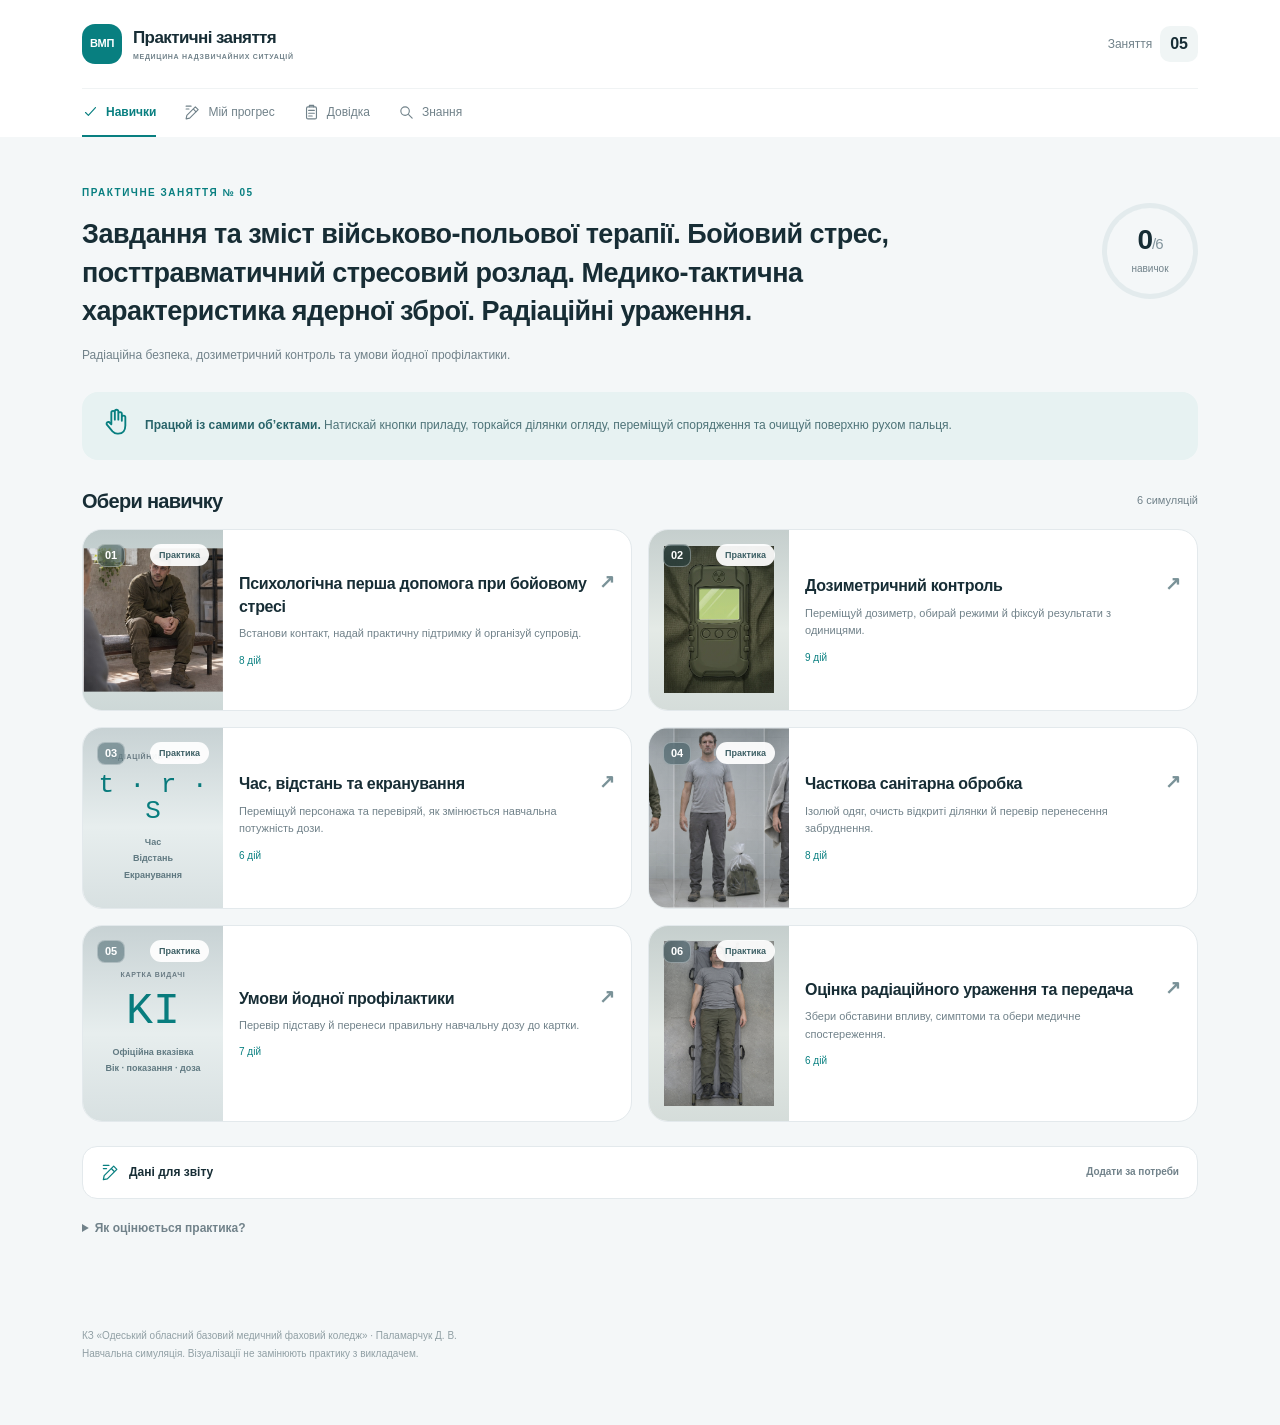
<file: z5-play.html>
<!doctype html><html lang="uk"><head><meta charset="utf-8"><meta name="viewport" content="width=device-width,initial-scale=1,viewport-fit=cover"><title>Завдання та зміст військово-польової терапії. Бойовий стрес, посттравматичний стресовий розлад. Медико-тактична характеристика ядерної зброї. Радіаційні ураження.</title><link rel="stylesheet" href="z10.css?v=20261110-10"><link rel="stylesheet" href="z5-play.css?v=20261110-10"><meta name="theme-color" content="#087f80"><link rel="stylesheet" href="sim-app.css?v=20261110-10"></head><body><header><div class="wrap top"><a href="./">← Усі заняття</a><b>ВМП / Практичне заняття 5</b><a href="z5.html">Повний контроль</a></div><nav class="wrap" aria-label="Розділи заняття"><a href="#material">Пам’ятки</a><a href="#practice">Тренування</a><a href="#missions">Практичні навички</a><a href="#control">Підсумки</a></nav></header><main class="wrap"><section id="material" class="view" hidden></section><section id="practice" class="view"><div class="section-title"><h1>Тренувальні картки</h1><span class="tag">Без оцінки</span></div><p>Спочатку прочитай пояснення, потім перевір розуміння. До практики можна повернутися будь-коли.</p><div id="training"></div></section><section id="missions" class="view" hidden><div id="hub"></div><div id="game" hidden></div></section><section id="control" class="view" hidden><div class="section-title"><h1>Результати практики</h1></div><div id="summary"></div><details class="panel"><summary>Додаткова перевірка знань · за бажанням</summary><div id="finalQuiz"></div></details></section><div id="storageWarning" role="status" hidden>Прогрес не зберігається у браузері. Завантаж звіт перед закриттям.</div><noscript>Для симуляцій потрібен JavaScript.</noscript></main><footer class="wrap">КЗ «Одеський обласний базовий медичний фаховий коледж» · Паламарчук Д. В.<br>Навчальні моделі за навичками заняття №5. Зображення згенеровані для навчання. Гра не замінює відпрацювання з викладачем.</footer><script src="z5-core.js?v=20261110-10"></script><script src="z5-play.js?v=20261110-10"></script><script src="course-catalog.js?v=20261110-10"></script><script src="sim-app.js?v=20261110-10"></script><script src="direct-touch.js?v=20261110-10"></script></body></html>
</file>
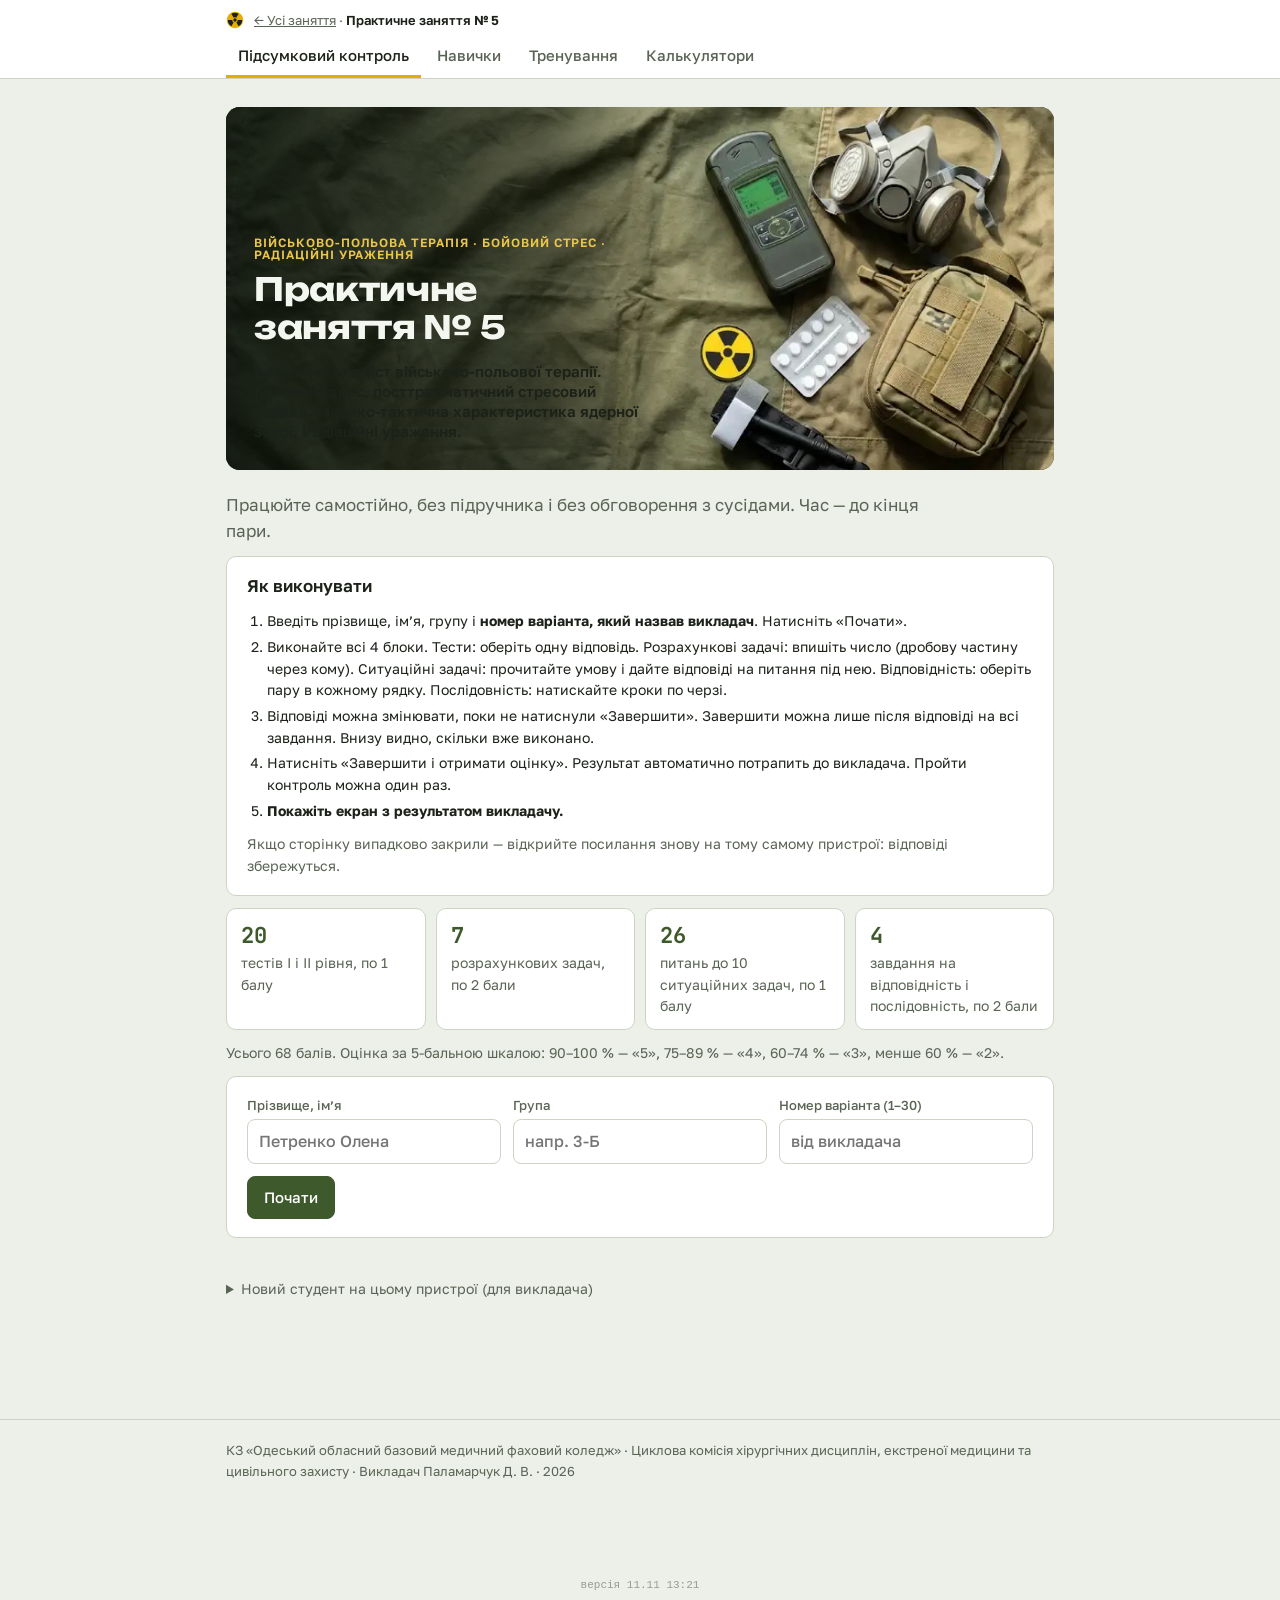
<file: z5.html>
<!doctype html>
<html lang="uk">
<head>
<meta charset="utf-8">
<meta name="viewport" content="width=device-width, initial-scale=1, viewport-fit=cover">
<title>Заняття 5. Завдання та зміст військово-польової терапії. Бойовий стрес, посттравматичний стресовий розлад. Медико-тактична характеристика ядерної зброї. Радіаційні ураження.</title>
<meta name="claude:viewport-fit-sides" content="cover">
<link rel="preconnect" href="https://fonts.googleapis.com">
<link rel="stylesheet" href="https://fonts.googleapis.com/css2?family=Golos+Text:wght@400;500;600;700&family=Unbounded:wght@500;700&family=JetBrains+Mono:wght@500;700&display=swap">
<style>
/* Layout: sticky header with two views (control, trainers); one column max 860px; numeric answers and tools styled as dosimeter readouts */
:root{
  --bg:#EDF0E8; --surface:#FFFFFF; --surface-2:#F5F7F1; --ink:#1C2219; --muted:#5A6455; --line:#CDD4C5;
  --olive:#3E5A2C; --olive-soft:#E1E9D6; --signal:#E3AE00; --signal-soft:#FBF0C9; --signal-ink:#3B2F00;
  --ok:#2C7A3C; --ok-soft:#DDF0E0; --bad:#B0281F; --bad-soft:#F8E0DD;
  --lcd-bg:#1D2919; --lcd-fg:#B9F08C; --lcd-dim:#7E9F67; --on-olive:#FFFFFF;
  --f-display:"Unbounded","Golos Text",system-ui,sans-serif;
  --f-body:"Golos Text",system-ui,-apple-system,"Segoe UI",sans-serif;
  --f-mono:"JetBrains Mono",ui-monospace,Consolas,monospace;
}
@media (prefers-color-scheme: dark){:root:not([data-theme="light"]){
  --bg:#10140E; --surface:#181E15; --surface-2:#1D2419; --ink:#E3E9DC; --muted:#9BA693; --line:#2D3627;
  --olive:#A4CB80; --olive-soft:#26331E; --signal:#F0C445; --signal-soft:#3A3115; --signal-ink:#F7E3A4;
  --ok:#73C886; --ok-soft:#1C3322; --bad:#F08B82; --bad-soft:#3D1D1A;
  --lcd-bg:#0A0F08; --lcd-fg:#B9F08C; --lcd-dim:#6E8F57; --on-olive:#10140E; color-scheme:dark}}
:root[data-theme="dark"]{
  --bg:#10140E; --surface:#181E15; --surface-2:#1D2419; --ink:#E3E9DC; --muted:#9BA693; --line:#2D3627;
  --olive:#A4CB80; --olive-soft:#26331E; --signal:#F0C445; --signal-soft:#3A3115; --signal-ink:#F7E3A4;
  --ok:#73C886; --ok-soft:#1C3322; --bad:#F08B82; --bad-soft:#3D1D1A;
  --lcd-bg:#0A0F08; --lcd-fg:#B9F08C; --lcd-dim:#6E8F57; --on-olive:#10140E; color-scheme:dark}

*{box-sizing:border-box}
body{background:var(--bg);color:var(--ink);font:16px/1.55 var(--f-body)}
body::before{content:"";position:fixed;inset:0 0 auto;height:env(safe-area-inset-top,0px);z-index:10;background:var(--surface)}
.wrap{max-width:860px;margin:0 auto;padding-left:max(16px,env(safe-area-inset-left,0px));padding-right:max(16px,env(safe-area-inset-right,0px))}
header.top{position:sticky;top:env(safe-area-inset-top,0px);z-index:5;background:var(--surface);border-bottom:1px solid var(--line)}
.brand{display:flex;align-items:center;gap:10px;padding-block:10px 2px;font-size:13px;color:var(--muted)}
.brand b{color:var(--ink);font-weight:600}
.tri{width:18px;height:18px;flex:none}
nav.tabs{display:flex;gap:4px;overflow-x:auto;scrollbar-width:none;padding-block:4px 0}
nav.tabs a{flex:none;text-decoration:none;color:var(--muted);font-weight:500;font-size:15px;padding:8px 12px;border-bottom:3px solid transparent;white-space:nowrap}
nav.tabs a:hover{color:var(--ink)}
nav.tabs a[aria-current="page"]{color:var(--ink);border-bottom-color:var(--signal)}
a:focus-visible,button:focus-visible,select:focus-visible,input:focus-visible{outline:2px solid var(--signal);outline-offset:2px}
main{padding-block:28px 120px}
section.view{display:flex;flex-direction:column;gap:22px}
section.view[hidden],[hidden]{display:none!important}
h1,h2,h3{text-wrap:balance;margin:0}
h1{font:700 clamp(22px,4.2vw,32px)/1.18 var(--f-display);letter-spacing:-.01em}
h2{font:700 20px/1.25 var(--f-display)}
h3{font:600 17px/1.35 var(--f-body)}
p{margin:0}
.lead{font-size:17px;color:var(--muted);max-width:65ch}
.eyebrow{font:600 12px/1 var(--f-body);text-transform:uppercase;letter-spacing:.08em;color:var(--olive)}
.stack{display:flex;flex-direction:column;gap:12px}
.panel{background:var(--surface);border:1px solid var(--line);border-radius:10px;padding:18px 20px}
.muted{color:var(--muted)} .small{font-size:14px}
.note{background:var(--signal-soft);color:var(--signal-ink);border-left:4px solid var(--signal);padding:12px 16px;border-radius:0 8px 8px 0;font-size:15px}
.tablebox{overflow-x:auto;border:1px solid var(--line);border-radius:8px;background:var(--surface)}
table{border-collapse:collapse;width:100%;font-size:15px}
th,td{padding:9px 12px;text-align:left;vertical-align:top;border-bottom:1px solid var(--line)}
th{font-weight:600;background:var(--surface-2);font-size:12px;text-transform:uppercase;letter-spacing:.05em;color:var(--muted)}
tr:last-child td{border-bottom:0}
.num{font-variant-numeric:tabular-nums;white-space:nowrap;text-align:right}

button{font:inherit;cursor:pointer}
.btn{border:1px solid var(--line);background:var(--surface);color:var(--ink);padding:9px 16px;border-radius:8px;font-weight:500;font-size:15px}
.btn:hover{border-color:var(--olive)}
.btn.primary{background:var(--olive);border-color:var(--olive);color:var(--on-olive)}
.btn.danger{border-color:var(--bad);color:var(--bad)}
.row{display:flex;flex-wrap:wrap;gap:8px;align-items:center}
label.f{display:flex;flex-direction:column;gap:4px;font-size:13px;font-weight:500;color:var(--muted)}
input[type=text],input[type=number],input[inputmode],select{font:inherit;font-size:16px;color:var(--ink);background:var(--surface);border:1px solid var(--line);border-radius:8px;padding:9px 11px;min-width:0;width:100%}
label.chk{display:flex;gap:8px;align-items:flex-start;font-size:15px;cursor:pointer}
label.chk input{margin-top:5px;accent-color:var(--olive)}
.err{color:var(--bad);font-size:14px}

/* start */
.start{display:grid;grid-template-columns:repeat(auto-fit,minmax(220px,1fr));gap:12px}
.blocks{display:grid;grid-template-columns:repeat(auto-fit,minmax(170px,1fr));gap:10px}
.blocks div{background:var(--surface);border:1px solid var(--line);border-radius:10px;padding:12px 14px;display:flex;flex-direction:column;gap:2px}
.blocks b{font:700 22px var(--f-mono);color:var(--olive)}
.blocks span{font-size:14px;color:var(--muted)}

/* blocks of the control */
.bhead{display:flex;justify-content:space-between;align-items:baseline;gap:12px;flex-wrap:wrap;border-bottom:2px solid var(--ink);padding-bottom:8px;margin-top:10px}
.bhead small{font:500 13px var(--f-mono);color:var(--muted)}
.q{background:var(--surface);border:1px solid var(--line);border-radius:10px;padding:16px 18px;display:flex;flex-direction:column;gap:10px}
.q .qn{font:600 12px var(--f-mono);color:var(--olive);display:flex;justify-content:space-between;gap:8px}
.q .qt{font-weight:600}
.case{background:var(--surface-2);border:1px solid var(--line);border-radius:12px;padding:16px;display:flex;flex-direction:column;gap:12px}
.case>.ct{display:flex;flex-direction:column;gap:6px}
.case .tag{font:600 12px var(--f-mono);color:var(--olive)}
.opts{display:flex;flex-direction:column;gap:6px}
.opt{display:grid;grid-template-columns:26px 1fr;gap:8px;align-items:start;text-align:left;border:1px solid var(--line);background:var(--surface-2);color:var(--ink);padding:9px 12px;border-radius:8px;font-size:15px}
.case .opt{background:var(--surface)}
.opt .L{font:600 13px/22px var(--f-mono);color:var(--muted)}
.opt:hover:not([disabled]){border-color:var(--olive)}
.opt[aria-pressed="true"]{border-color:var(--ink);background:var(--surface);box-shadow:inset 0 0 0 1px var(--ink);font-weight:600}
.opt[aria-pressed="true"] .L{color:var(--surface);background:var(--ink);border-radius:50%;text-align:center;width:22px}
.opt[disabled]{cursor:default}
.opt.right{background:var(--ok-soft);border-color:var(--ok)}
.opt.right .L{color:var(--ok)}
.opt.wrong{background:var(--bad-soft);border-color:var(--bad)}
.opt.wrong .L{color:var(--bad)}
.formula{font:500 15px var(--f-mono);background:var(--surface-2);border:1px dashed var(--line);border-radius:8px;padding:8px 12px;margin:0}
.formula b{color:var(--olive)}
.numin{display:flex;gap:8px;align-items:center;max-width:320px}
.numin input{font-family:var(--f-mono);font-size:18px;background:var(--lcd-bg);color:var(--lcd-fg);border-color:var(--lcd-bg)}
.numin span{font:500 14px var(--f-mono);color:var(--muted);white-space:nowrap}
.numin input.right{outline:2px solid var(--ok)} .numin input.wrong{outline:2px solid var(--bad)}
.fb{font-size:14px;padding:9px 12px;border-radius:8px}
.fb.ok{background:var(--ok-soft);color:var(--ok)}
.fb.no{background:var(--bad-soft);color:var(--bad)}
.fb.part{background:var(--signal-soft);color:var(--signal-ink)}
.match{display:grid;grid-template-columns:minmax(0,1fr) minmax(0,1.4fr);gap:8px 12px;align-items:center}
.match select.right{border-color:var(--ok);background:var(--ok-soft)}
.match select.wrong{border-color:var(--bad);background:var(--bad-soft)}
.seq{display:flex;flex-wrap:wrap;gap:6px}
.seq button{border:1px dashed var(--line);background:var(--surface-2);color:var(--ink);padding:7px 10px;border-radius:8px;font-size:14px;text-align:left}
.seq button[disabled]{opacity:.35}
.seqout{display:flex;flex-direction:column;gap:4px;font-size:15px}
.seqout div{display:flex;gap:8px}
.seqout div span:first-child{font:600 13px/24px var(--f-mono);color:var(--olive);min-width:20px}
.seqout div.right span:first-child{color:var(--ok)} .seqout div.wrong span:first-child{color:var(--bad)}

/* bottom bar */
.bar{position:fixed;left:0;right:0;bottom:0;z-index:6;background:var(--surface);border-top:1px solid var(--line);padding-bottom:env(safe-area-inset-bottom,0px)}
.bar .wrap{display:flex;gap:12px;align-items:center;justify-content:space-between;flex-wrap:wrap;padding-block:10px}
.prog{flex:1 1 200px;display:flex;flex-direction:column;gap:4px;min-width:0}
.prog .t{font-size:13px;color:var(--muted)}
.prog .t b{color:var(--ink);font-variant-numeric:tabular-nums}
.track{height:6px;border-radius:3px;background:var(--line);overflow:hidden}
.track i{display:block;height:100%;background:var(--olive);width:0;transition:width .2s}

/* result */
.result{background:var(--surface);border:2px solid var(--ink);border-radius:14px;overflow:hidden}
.result .top{display:grid;grid-template-columns:1fr auto;gap:16px;padding:18px 20px;align-items:center}
.result .who{display:flex;flex-direction:column;gap:2px}
.result .who b{font-size:18px}
.gradebox{text-align:right}
.gradebox .g{font:700 clamp(22px,5vw,30px)/1.1 var(--f-display)}
.gradebox .p{font:700 15px var(--f-mono);color:var(--muted)}
.g5{color:var(--ok)} .g4{color:var(--olive)} .g3{color:var(--signal-ink)} .g2{color:var(--bad)}
.result .lcd{background:var(--lcd-bg);color:var(--lcd-fg);font:500 13px var(--f-mono);padding:10px 20px;display:flex;justify-content:space-between;flex-wrap:wrap;gap:8px}
.result .lcd span{color:var(--lcd-dim)}
@media (max-width:520px){.result .top{grid-template-columns:1fr}.gradebox{text-align:left}}

/* trainers */
.tool{background:var(--surface);border:1px solid var(--line);border-radius:12px;overflow:hidden}
.tool .head{display:flex;justify-content:space-between;gap:10px;align-items:baseline;padding:14px 18px;border-bottom:1px solid var(--line);flex-wrap:wrap}
.tool .head small{font:500 12px var(--f-mono);color:var(--muted)}
.tool .inputs{display:grid;grid-template-columns:repeat(auto-fit,minmax(150px,1fr));gap:12px;padding:16px 18px}
.lcd2{background:var(--lcd-bg);color:var(--lcd-fg);font-family:var(--f-mono);padding:16px 18px;display:flex;flex-direction:column;gap:6px}
.lcd2 .big{font-size:clamp(24px,6vw,36px);font-weight:700;font-variant-numeric:tabular-nums;line-height:1.1;overflow-wrap:anywhere}
.lcd2 .big small{font-size:.5em;font-weight:500;color:var(--lcd-dim);margin-left:6px}
.lcd2 .sub{font-size:13px;color:var(--lcd-dim)}
.lcd2 .sub b{color:var(--lcd-fg);font-weight:500}
.tool .expl{padding:14px 18px;font-size:15px;display:flex;flex-direction:column;gap:8px}
.verdict{display:inline-flex;align-self:flex-start;font:600 13px var(--f-body);padding:4px 10px;border-radius:6px}
.v-ok{background:var(--ok-soft);color:var(--ok)} .v-warn{background:var(--signal-soft);color:var(--signal-ink)} .v-bad{background:var(--bad-soft);color:var(--bad)}
.hero{position:relative;border-radius:14px;overflow:hidden;background:var(--lcd-bg)}
.hero img{display:block;width:100%;height:auto;aspect-ratio:16/7;object-fit:cover;object-position:center 40%}
.hero-t{position:absolute;inset:0 45% 0 0;display:flex;flex-direction:column;justify-content:flex-end;gap:10px;padding:28px;background:linear-gradient(90deg,rgba(14,20,11,.82),rgba(14,20,11,.55) 70%,rgba(14,20,11,0))}
.hero-t .eyebrow{color:#E9C64A}
.hero-t h1{color:#F4F7EF}
@media (max-width:640px){.hero-t{position:static;inset:auto;background:var(--lcd-bg);padding:16px 18px}.hero img{aspect-ratio:16/8}}
.ptabs{display:flex;gap:6px;flex-wrap:wrap}
.ptabs button{border:1px solid var(--line);background:var(--surface);color:var(--muted);padding:7px 14px;border-radius:999px;font-size:14px;font-weight:500}
.ptabs button[aria-pressed="true"]{background:var(--ink);color:var(--bg);border-color:var(--ink)}
.pq .opt.right{background:var(--ok-soft);border-color:var(--ok)}
.pq .opt.wrong{background:var(--bad-soft);border-color:var(--bad)}
.pscore{position:sticky;bottom:calc(12px + env(safe-area-inset-bottom,0px));align-self:flex-start;background:var(--ink);color:var(--bg);padding:8px 14px;border-radius:999px;font:600 14px var(--f-body);display:flex;gap:10px;align-items:center}
.cards{display:grid;grid-template-columns:repeat(auto-fill,minmax(220px,1fr));gap:10px}
.card{perspective:800px;min-height:160px;border:0;background:none;padding:0;text-align:left;color:var(--ink);cursor:pointer}
.card .in{position:relative;width:100%;height:100%;min-height:160px;transition:transform .45s;transform-style:preserve-3d}
.card.flip .in{transform:rotateY(180deg)}
.card .fc,.card .bc{position:absolute;inset:0;backface-visibility:hidden;-webkit-backface-visibility:hidden;border-radius:10px;padding:14px 16px;display:flex;flex-direction:column;gap:6px;border:1px solid var(--line);overflow:auto}
.card .fc{background:var(--surface);font-weight:600}
.card .fc small{font:500 12px var(--f-mono);color:var(--muted)}
.card .bc{background:var(--olive-soft);transform:rotateY(180deg);font-size:15px}
@media (prefers-reduced-motion:reduce){.card .in{transition:none}}
footer{border-top:1px solid var(--line);padding-block:20px 90px;font-size:13px;color:var(--muted)}
.rp-topic{margin:4px 0 0;font:600 15px/1.35 var(--f-body);max-width:60ch}
#simSel{display:none!important}
.simback{display:flex;justify-content:space-between;align-items:center;gap:8px;margin-bottom:10px}
button,a,.gm-stage,.gd-acts button{-webkit-touch-callout:none;-webkit-tap-highlight-color:transparent}
.nst{margin-top:18px;font-size:14px;color:var(--muted)}.nst summary{cursor:pointer}.nst .row{margin-top:8px}
[hidden]{display:none!important}
body{margin:0}
</style>
</head>
<body><script>(function(){var B="11.11 13:21·1794396076";window.__BUILD=B;try{fetch(location.pathname+"?nc="+Date.now(),{cache:"no-store"}).then(function(r){return r.text()}).then(function(t){var m=/window.__BUILD=B;|var B="([^"]+)"/.exec(t);var mm=/var B="([^"]+)"/.exec(t);if(mm&&mm[1]!==B){var k="rl"+mm[1];try{if(sessionStorage.getItem(k))return;sessionStorage.setItem(k,1)}catch(e){}location.replace(location.pathname+"?v="+encodeURIComponent(mm[1].split("·")[1])+location.hash)}}).catch(function(){})}catch(e){}})();</script>

<header class="top">
  <div class="wrap">
    <div class="brand">
      <svg class="tri" viewBox="0 0 24 24" aria-hidden="true"><circle cx="12" cy="12" r="11" fill="var(--signal)"/><path d="M12 12 L7.2 3.7 A9.6 9.6 0 0 1 16.8 3.7 Z M12 12 L21.6 12 A9.6 9.6 0 0 1 16.8 20.3 Z M12 12 L7.2 20.3 A9.6 9.6 0 0 1 2.4 12 Z" fill="var(--ink)"/><circle cx="12" cy="12" r="3.6" fill="var(--signal)"/><circle cx="12" cy="12" r="2.2" fill="var(--ink)"/></svg>
      <span><a href="./" style="color:inherit">← Усі заняття</a> · <b>Практичне заняття № 5</b></span>
    </div>
    <nav class="tabs" aria-label="Розділи">
      <a href="#control">Підсумковий контроль</a>
      <a href="#skills">Навички</a>
      <a href="#practice">Тренування</a>
      <a href="#tools">Калькулятори</a>
    </nav>
  </div>
</header>

<main class="wrap">

<!-- ================= CONTROL ================= -->
<section class="view" id="v-control">
  <div class="hero">
    <img src="img/hero5.webp" alt="Дозиметр-радіометр, респіратор, аптечка, турнікет і таблетки калію йодиду на польовому брезенті" width="1100" height="614">
    <div class="hero-t">
      <span class="eyebrow">Військово-польова терапія · бойовий стрес · радіаційні ураження</span>
      <h1>Практичне заняття № 5</h1><p class="rp-topic">Завдання та зміст військово-польової терапії. Бойовий стрес, посттравматичний стресовий розлад. Медико-тактична характеристика ядерної зброї. Радіаційні ураження.</p>
    </div>
  </div>

  <!-- start screen -->
  <div id="startBox" class="stack">
    <p class="lead">Працюйте самостійно, без підручника і без обговорення з сусідами. Час — до кінця пари.</p>
    <div class="panel stack">
      <h3>Як виконувати</h3>
      <ol class="small" style="margin:0;padding-left:20px;display:flex;flex-direction:column;gap:4px">
        <li>Введіть прізвище, ім’я, групу і <b>номер варіанта, який назвав викладач</b>. Натисніть «Почати».</li>
        <li>Виконайте всі 4 блоки. Тести: оберіть одну відповідь. Розрахункові задачі: впишіть число (дробову частину через кому). Ситуаційні задачі: прочитайте умову і дайте відповіді на питання під нею. Відповідність: оберіть пару в кожному рядку. Послідовність: натискайте кроки по черзі.</li>
        <li>Відповіді можна змінювати, поки не натиснули «Завершити». Завершити можна лише після відповіді на всі завдання. Внизу видно, скільки вже виконано.</li>
        <li>Натисніть «Завершити і отримати оцінку». Результат автоматично потрапить до викладача. Пройти контроль можна один раз.</li>
        <li><b>Покажіть екран з результатом викладачу.</b></li>
      </ol>
      <p class="small muted">Якщо сторінку випадково закрили — відкрийте посилання знову на тому самому пристрої: відповіді збережуться.</p>
    </div>
    <div class="blocks">
      <div><b>20</b><span>тестів І і ІІ рівня, по 1 балу</span></div>
      <div><b>7</b><span>розрахункових задач, по 2 бали</span></div>
      <div><b>26</b><span>питань до 10 ситуаційних задач, по 1 балу</span></div>
      <div><b>4</b><span>завдання на відповідність і послідовність, по 2 бали</span></div>
    </div>
    <p class="small muted">Усього 68 балів. Оцінка за 5-бальною шкалою: 90–100 % — «5», 75–89 % — «4», 60–74 % — «3», менше 60 % — «2».</p>
    <form id="startForm" class="panel stack" novalidate>
      <div class="start">
        <label class="f">Прізвище, ім’я<input type="text" id="sName" autocomplete="name" placeholder="Петренко Олена"></label>
        <label class="f">Група<input type="text" id="sGroup" placeholder="напр. 3-Б"></label>
        <label class="f">Номер варіанта (1–30)<input type="number" id="sVar" min="1" max="30" step="1" inputmode="numeric" placeholder="від викладача"></label>
      </div>
      <p class="err" id="sErr" hidden></p>
      <div class="row"><button class="btn primary" type="submit">Почати</button></div>
    </form>
  </div>

  <!-- result -->
  <div id="resultBox" hidden></div>

  <!-- items -->
  <div id="testBox" class="stack" hidden></div>
  <details class="nst" id="nstBox"><summary>Новий студент на цьому пристрої (для викладача)</summary>
    <p class="small muted">Повністю очищає на цьому телефоні підсумковий контроль, навички й оцінку за навички цього заняття. Результати, вже надіслані в журнал, лишаються у викладача.</p>
    <div class="row"><input type="password" inputmode="numeric" id="nstPin" placeholder="Код викладача" style="max-width:180px"><button class="btn" id="nstGo">Очистити для нового студента</button></div><span class="err" id="nstErr"></span></details>
</section>

<!-- ================= SKILLS ================= -->
<section class="view" id="v-skills" hidden>
<style>
.sk-list{display:grid;grid-template-columns:repeat(auto-fit,minmax(250px,1fr));gap:10px}
.sk-list button{text-align:left;background:var(--surface);border:1px solid var(--line);border-radius:12px;padding:14px 16px;cursor:pointer;color:var(--ink);display:flex;flex-direction:column;gap:6px;font:inherit}
.sk-list button:hover{border-color:var(--olive)}
.sk-list .n{font:600 12px var(--f-mono);color:var(--olive)}
.sk-list .st{font-size:13px;color:var(--muted)}
.sk-list .done{color:var(--ok);font-weight:600}
.sk-done{display:flex;flex-direction:column;gap:6px;margin:0;padding:0;list-style:none}
.sk-done li{display:grid;grid-template-columns:28px 1fr;gap:8px;align-items:start;background:var(--surface);border:1px solid var(--line);border-radius:8px;padding:8px 10px;font-size:15px}
.sk-done li .k{font:700 13px/22px var(--f-mono);color:var(--ok)}
.sk-done li small{display:block;color:var(--muted);font-size:13px}
.sk-ph{font:600 12px/1 var(--f-body);text-transform:uppercase;letter-spacing:.08em;color:var(--muted);margin-top:6px}
.sk-q{background:var(--surface);border:2px solid var(--ink);border-radius:12px;padding:14px 16px;display:flex;flex-direction:column;gap:10px}
.sk-q .opt.wrong{background:var(--bad-soft);border-color:var(--bad)}
.sk-prog{height:6px;border-radius:3px;background:var(--line);overflow:hidden}.sk-prog i{display:block;height:100%;background:var(--olive)}
.vic{display:block;background-size:300% 300%;background-repeat:no-repeat;aspect-ratio:1;width:100%;border-radius:10px;background-color:#DADCD6}
.vic.sm{width:44px;flex:none}
.vic.big,.vthumb{width:100%;max-height:140px;aspect-ratio:16/9;object-fit:cover;object-position:50% 22%;border-radius:8px}
.vic.big{background-size:300% 300%;aspect-ratio:16/9}
.vopts{display:grid;grid-template-columns:repeat(3,minmax(0,1fr));gap:8px}
@media (max-width:520px){.vopts{grid-template-columns:1fr}.vopt{flex-direction:row!important;align-items:center}.vopt .vic{width:72px;flex:none}}
.vopt{display:flex;flex-direction:column;gap:8px;text-align:left;border:2px solid var(--line);background:var(--surface);color:var(--ink);border-radius:12px;padding:8px;font:500 14px/1.3 var(--f-body);cursor:pointer}
.vopt:hover:not([disabled]){border-color:var(--olive)}
.vopt.wrong{border-color:var(--bad);background:var(--bad-soft)}
.vopt[disabled]{cursor:default}
.vmeter{position:relative;display:flex;justify-content:space-between;align-items:center;gap:8px;background:var(--surface);border:1px solid var(--line);border-radius:10px;padding:8px 12px;overflow:hidden;font-size:14px}
.vmeter i{position:absolute;left:0;bottom:0;height:4px;transition:width .5s}
.vmeter.ok i{background:var(--ok)}.vmeter.warn i{background:#C98A12}.vmeter.bad i{background:var(--bad)}
.vmeter.bad{background:var(--bad-soft)}
.vcons{display:grid;grid-template-columns:96px 1fr;gap:10px;align-items:start;background:var(--bad-soft);border:1px solid var(--bad);border-radius:12px;padding:10px;animation:shake .35s}
.vcons.soft{background:#FFF6E0;border-color:#C98A12}
.vcons.crit{border-width:2px}
.vcons:not(:has(.vic)){grid-template-columns:1fr}
.vcons p{margin:4px 0 0;font-size:14px}.vcons p.ct{font-weight:600}
.vic.cons{width:96px}.vic.big2{width:100%}
.vfail{display:flex;flex-direction:column;gap:10px;background:var(--surface);border:2px solid var(--bad);border-radius:14px;padding:12px}
.vfail h3{margin:0;color:var(--bad)}
.vfail .vcons{grid-template-columns:1fr}
.vcard .failed{color:var(--bad)}
@keyframes shake{0%,100%{transform:none}25%{transform:translateX(-4px)}75%{transform:translateX(4px)}}
.sk-grade{background:var(--surface);border:2px solid var(--ink);border-radius:14px;padding:12px;display:flex;flex-direction:column;gap:8px;margin-bottom:12px}
.sk-gh{display:flex;justify-content:space-between;gap:8px;flex-wrap:wrap}.sk-gh span{font:600 13px var(--f-mono);color:var(--muted)}
.sk-gl{display:flex;flex-wrap:wrap;gap:4px}.sk-gl span{font:600 12px var(--f-mono);padding:3px 7px;border-radius:6px;background:var(--bg);border:1px solid var(--line)}
.sk-gl span.ok{background:var(--ok-soft);border-color:var(--ok)}.sk-gl span.mid{background:#FFF1D6;border-color:#C98A12}.sk-gl span.no{background:var(--bad-soft);border-color:var(--bad)}
.sk-res{display:flex;align-items:center;gap:12px}.sk-res b{font:800 40px/1 var(--f-mono);width:56px;height:56px;border-radius:12px;display:flex;align-items:center;justify-content:center;background:var(--ok-soft)}
.sk-res b.g2{background:var(--bad-soft)}.sk-res b.g3{background:#FFF1D6}
.sk-send{display:flex;flex-wrap:wrap;gap:6px}.sk-send input{flex:1;min-width:140px}
.sk-reset{font-size:13px;color:var(--muted)}.sk-reset summary{cursor:pointer}.sk-reset .sk-send{margin-top:6px}
.vdone{list-style:none;margin:0;padding:0;display:flex;flex-direction:column;gap:6px}
.vdone li{display:flex;gap:10px;align-items:flex-start;background:var(--surface);border:1px solid var(--line);border-left:4px solid var(--ok);border-radius:8px;padding:6px 8px;font-size:14px}
.vdone li small{display:block;color:var(--muted);font-size:12px}
.vscene{display:grid;grid-template-columns:120px 1fr;gap:12px;align-items:center;background:var(--signal-soft);color:var(--signal-ink);border-radius:12px;padding:10px;font-size:15px}
.vscene img{width:120px;height:80px;object-fit:cover;border-radius:8px}
.vcard{position:relative}
</style>
  <div class="stack" id="skHead">
    <span class="eyebrow">Практичні навички з РП</span>
    <h2>Практичні навички заняття</h2>
    <p class="muted">Кожна навичка — практичне вміння з РП у вигляді ситуації або міні-гри з реальною сценою. Неправильна дія має наслідок: ви бачите, що сталося з людьми, а шкала стану падає. Критична помилка — <b>невдача</b>, навичку доведеться почати заново. Після правильного кроку бачите обґрунтування.</p>
  </div>
  <div class="sk-list" id="skList"></div>
  <div id="skRun" class="stack" hidden></div>
</section>

<!-- ================= SIM ================= -->
<section class="view" id="v-sim" hidden>
<div class="simback"><a class="btn" href="#skills">← Усі навички</a><span class="eyebrow">Практичні навички</span></div>
<style>
.dz{display:grid;grid-template-columns:minmax(0,1fr) minmax(0,1.2fr);gap:14px;align-items:start}
@media (max-width:700px){.dz{grid-template-columns:1fr}}
.dev{background:#2B332A;border-radius:22px;padding:16px;display:flex;flex-direction:column;gap:12px;box-shadow:inset 0 0 0 2px #3C4738}
.dev .brandl{display:flex;justify-content:space-between;color:#9FB08F;font:600 12px var(--f-mono)}
.scr{background:#B7C9A0;border-radius:10px;padding:12px 14px;color:#1B2414;font-family:var(--f-mono);box-shadow:inset 0 2px 6px rgba(0,0,0,.35);min-height:112px;display:flex;flex-direction:column;gap:2px}
.scr .md{font-size:12px;display:flex;justify-content:space-between}
.scr .val{font-size:clamp(34px,9vw,46px);font-weight:700;letter-spacing:.02em;font-variant-numeric:tabular-nums;line-height:1.1}
.scr .un{font-size:14px;font-weight:600}
.dot{width:10px;height:10px;border-radius:50%;background:#1B2414;opacity:.1;display:inline-block}
.dot.on{opacity:1}
.keys{display:grid;grid-template-columns:repeat(3,1fr);gap:8px}
.keys button{background:#424D3E;color:#E4EBDA;border:0;border-radius:10px;padding:12px 6px;font:600 13px var(--f-body);cursor:pointer}
.keys button:active{background:#56634F}
.keys button.go{background:#E3AE00;color:#1C2219}
.devwrap{display:flex;flex-direction:column;gap:6px;align-items:center}
.devimg{position:relative;width:100%;max-width:320px;aspect-ratio:820/1098;border-radius:16px;overflow:hidden}
.devimg img{position:absolute;inset:0;width:100%;height:100%;display:block}
.devimg .scr{position:absolute;left:32%;top:29.5%;width:36%;height:19.5%;background:transparent;box-shadow:none;padding:4% 4%;min-height:0;justify-content:center}
.devimg .scr .val{font-size:clamp(22px,7.5vw,34px)}
.devimg .scr .md,.devimg .scr .un{font-size:clamp(9px,2.6vw,12px)}
.hk{position:absolute;top:59.7%;width:8.5%;aspect-ratio:1;transform:translate(-50%,-50%);border-radius:50%;border:0;background:transparent;color:transparent;font-size:0;cursor:pointer}
.hk:active{background:rgba(255,255,255,.18)}
.hk:focus-visible{outline:2px solid #E3AE00}
.hk::after{position:absolute;top:115%;left:50%;transform:translateX(-50%);white-space:nowrap;font:600 11px var(--f-body);color:#E4EBDA;content:attr(data-l)}
.scene{background:var(--surface);border:1px solid var(--line);border-radius:12px;padding:14px;display:flex;flex-direction:column;gap:10px}
.field{position:relative;height:90px;border-radius:10px;background:repeating-linear-gradient(90deg,var(--surface-2) 0 9.9%,var(--line) 9.9% 10%);overflow:hidden;border:1px solid var(--line)}
.src{position:absolute;left:6px;top:50%;transform:translateY(-50%);width:34px;height:34px;border-radius:50%;background:#E3AE00;display:flex;align-items:center;justify-content:center;font-size:20px}
.wall{position:absolute;top:8px;bottom:8px;width:12px;background:repeating-linear-gradient(0deg,#8A8F86 0 6px,#6F746B 6px 12px);border-radius:2px}
.man{position:absolute;top:50%;transform:translate(-50%,-50%);font-size:28px;transition:left .2s}
.task{background:var(--signal-soft);color:var(--signal-ink);border-radius:10px;padding:12px 14px;font-size:15px}
.reads{font:500 14px var(--f-mono);display:flex;gap:6px;flex-wrap:wrap}
.reads span{background:var(--surface-2);border:1px solid var(--line);border-radius:6px;padding:3px 8px}
.dzfb{border-radius:10px;padding:12px 14px;font-size:15px}
.dzfb.ok{background:var(--ok-soft);color:var(--ok)}.dzfb.no{background:var(--bad-soft);color:var(--bad)}
#v-sim .btn[aria-pressed="true"]{background:var(--ink);color:var(--bg);border-color:var(--ink)}
input[type=range]{width:100%;accent-color:var(--olive)}
</style>
  <div class="stack">
    <span class="eyebrow">Симулятор · на оцінку не впливає</span>
    <h2>Дозиметр-радіометр</h2>
    <p class="muted">Навчальний прилад з покажчиком, що коливається, як справжній. Оберіть завдання, виконайте вимірювання і запишіть результат.</p>
    <div class="row" id="dzTasks"><button class="btn" data-t="0" aria-pressed="true">1. Фон</button><button class="btn" data-t="1" aria-pressed="false">2. Захист відстанню</button><button class="btn" data-t="2" aria-pressed="false">3. Забрудненість поверхні</button></div>
  </div>
  <div class="task" id="dzTask"></div>
  <div class="dz">
    <div class="devwrap">
      <div class="devimg" aria-label="Дозиметр-радіометр">
        <img src="img/s5-dosimeter.webp" alt="">
        <div class="scr" aria-live="polite">
          <div class="md"><span id="dzMode">ВИМКНЕНО</span><span class="dot" id="dzDot"></span></div>
          <div class="val" id="dzVal">&nbsp;</div>
          <div class="un" id="dzUnit">&nbsp;</div>
        </div>
        <button class="hk" data-l="Живл." id="kPow" style="left:38.4%">Увімк.</button><button class="hk" data-l="Режим" id="kMode" style="left:50%">Режим</button><button class="hk go" data-l="Відлік" id="kRec" style="left:61.6%">Відлік</button>
      </div>
      <p class="small muted" id="dzBat">Повірка дійсна до 03.2027. Кнопки: живлення · режим · відлік.</p>
    </div>
    <div class="scene">
      <div class="field" id="dzField"><div class="src" id="dzSrc" title="Джерело">☢</div><div class="wall" id="dzWall" hidden></div><div class="man" id="dzMan">🧍</div></div>
      <div id="dzCtl" class="stack"></div>
      <div class="reads" id="dzReads"></div>
      <div id="dzAnswer" class="stack"></div>
      <div id="dzFb"></div>
    </div>
  </div>
</section>

<!-- ================= PRACTICE ================= -->
<section class="view" id="v-practice" hidden>
  <div class="stack">
    <span class="eyebrow">Тренування · на оцінку не впливає</span>
    <h2>Тренування перед контролем</h2>
    <p class="muted">Тут відповідь видно одразу. Результати нікуди не надсилаються.</p>
    <div class="ptabs" id="ptabs"><button data-k="t" aria-pressed="true">Тести з відповіддю</button><button data-k="c" aria-pressed="false">Флешкартки</button></div>
  </div>
  <div id="pTests" class="stack"></div>
  <div id="pCards" class="stack" hidden>
    <div class="row"><button class="btn" id="cShuffle">Перемішати</button><button class="btn" id="cReset">Повернути всі</button>
      <div class="ptabs" id="ctabs"><button data-k="q" aria-pressed="true">Експрес-питання</button><button data-k="g" aria-pressed="false">Терміни</button></div></div>
    <p class="small muted">Натисніть картку, щоб перевернути.</p>
    <div class="cards" id="cardsBox"></div>
  </div>
</section>

<!-- ================= TOOLS ================= -->
<section class="view" id="v-tools" hidden>
  <div class="stack">
    <span class="eyebrow">Тренажери</span>
    <h2>Потренуйтеся перед контролем</h2>
    <p class="muted">Розрахунки навчальні. Реальні рішення приймають за показами приладів, інструкціями та офіційними вказівками.</p>
  </div>

  <div class="tool">
    <div class="head"><h3>Накопичена доза</h3><small>D = P × t</small></div>
    <div class="inputs">
      <label class="f">Потужність дози<input type="number" id="dP" value="15" min="0" step="any"></label>
      <label class="f">Одиниця<select id="dU"><option value="1">мкЗв/год</option><option value="1000">мЗв/год</option></select></label>
      <label class="f">Години<input type="number" id="dH" value="0" min="0" step="any"></label>
      <label class="f">Хвилини<input type="number" id="dM" value="40" min="0" step="any"></label>
    </div>
    <div class="lcd2"><div class="big" id="dOut">—</div><div class="sub" id="dSub"></div></div>
    <div class="expl" id="dExpl"></div>
  </div>

  <div class="tool">
    <div class="head"><h3>Захист відстанню</h3><small>P₂ = P₁ × (r₁ / r₂)²</small></div>
    <div class="inputs">
      <label class="f">P₁, мкЗв/год<input type="number" id="rP" value="40" min="0" step="any"></label>
      <label class="f">r₁, м<input type="number" id="r1" value="2" min="0.01" step="any"></label>
      <label class="f">r₂, м<input type="number" id="r2" value="6" min="0.01" step="any"></label>
    </div>
    <div class="lcd2"><div class="big" id="rOut">—</div><div class="sub" id="rSub"></div></div>
    <div class="expl"><p>Правило працює для <b>точкового джерела</b>. На рівномірно забрудненій території так спрощено не рахують.</p></div>
  </div>

  <div class="tool">
    <div class="head"><h3>Йодна профілактика</h3><small>Регламент МОЗ № 408 · пам’ятка 2022</small></div>
    <div class="inputs">
      <label class="chk" style="grid-column:1/-1"><input type="checkbox" id="kOff"> Є <b>офіційне повідомлення</b> уповноважених органів для цієї території</label>
      <label class="f">Вік<input type="number" id="kAge" value="8" min="0" step="any"></label>
      <label class="f">Одиниця<select id="kUnit"><option value="d">днів</option><option value="w">тижнів</option><option value="m">місяців</option><option value="y" selected>років</option></select></label>
      <label class="chk"><input type="checkbox" id="kPreg"> Вагітна або годує груддю</label>
      <label class="chk"><input type="checkbox" id="kThy"> Хвороба щитоподібної залози або алергія на йод</label>
    </div>
    <div class="lcd2"><div class="big" id="kOut">—</div><div class="sub" id="kSub"></div></div>
    <div class="expl" id="kExpl"></div>
  </div>

  <div class="tool">
    <div class="head"><h3>Первинна реакція на опромінення</h3><small>орієнтир, не діагноз</small></div>
    <div class="inputs">
      <label class="f" style="grid-column:1/-1">Коли почалося блювання після можливого опромінення?
        <select id="pT">
          <option value="0">Протягом 30 хв, нестримне</option>
          <option value="1" selected>Через 0,5–1 год, багаторазове</option>
          <option value="2">Через 1–2 год, повторне</option>
          <option value="3">Через 2 год і пізніше, одноразове</option>
          <option value="4">Блювання немає</option>
        </select></label>
    </div>
    <div class="lcd2"><div class="big" id="pOut">—</div><div class="sub" id="pSub"></div></div>
    <div class="expl" id="pExpl"></div>
  </div>
</section>
</main>

<div class="bar" id="bar" hidden>
  <div class="wrap">
    <div class="prog"><span class="t" id="progT"></span><div class="track"><i id="progI"></i></div></div>
    <div class="row" id="barBtns"><button class="btn primary" id="finish">Завершити і отримати оцінку</button></div>
    <div class="row" id="barConfirm" hidden><span class="small" id="confirmT"></span><button class="btn" id="cBack">Повернутися</button><button class="btn primary" id="cGo" hidden>Завершити</button></div>
  </div>
</div>

<footer><div class="wrap">КЗ «Одеський обласний базовий медичний фаховий коледж» · Циклова комісія хірургічних дисциплін, екстреної медицини та цивільного захисту · Викладач Паламарчук Д. В. · 2026</div></footer>

<script>
(function(){
const $=s=>document.querySelector(s);
const esc=s=>String(s).replace(/[&<>"]/g,c=>({"&":"&amp;","<":"&lt;",">":"&gt;",'"':"&quot;"}[c]));
const L="АБВГДЕ";
const fmt=(n,d=3)=>{if(!isFinite(n))return "—";return String(parseFloat(n.toFixed(d))).replace(".",",")};
const KEY="vmp5-control-v1";
const load=()=>{try{return JSON.parse(localStorage.getItem(KEY))||null}catch(e){return null}};
const save=()=>{try{localStorage.setItem(KEY,JSON.stringify(S))}catch(e){}};

/* ---------- routing ---------- */
const views=["control","skills","sim","practice","tools"].filter(v=>document.getElementById("v-"+v));
function route(){
  let h=(location.hash||"").slice(1); if(!views.includes(h)) h="control";
  views.forEach(v=>{$("#v-"+v).hidden=v!==h});
  const nh=h==="sim"?"skills":h;document.querySelectorAll("nav.tabs a").forEach(a=>{if(a.getAttribute("href")==="#"+nh)a.setAttribute("aria-current","page");else a.removeAttribute("aria-current")});
  $("#bar").hidden=!(h==="control"&&S&&S.started&&!S.done);
}
window.addEventListener("hashchange",()=>{route();window.scrollTo(0,0)});

/* ---------- seeded random ---------- */
function rng(seed){let a=seed>>>0;return()=>{a|=0;a=a+0x6D2B79F5|0;let t=Math.imul(a^a>>>15,1|a);t=t+Math.imul(t^t>>>7,61|t)^t;return((t^t>>>14)>>>0)/4294967296}}
const shuffle=(arr,r)=>{const a=arr.slice();for(let i=a.length-1;i>0;i--){const j=Math.floor(r()*(i+1));[a[i],a[j]]=[a[j],a[i]]}return a};
const pick=(arr,r)=>arr[Math.floor(r()*arr.length)];

/* ---------- banks ---------- */
const LESSON=5;
const T1=[
["Що НЕ належить до предмета військово-польової терапії?",["Ураження отруйними речовинами","Бойова психічна травма","Хірургічна обробка ран","Гостра променева хвороба","Захворювання внутрішніх органів при травмі"],2,"Хірургічна обробка ран — предмет військово-польової хірургії."],
["Гостра реакція на стрес виникає",["Лише при травмі голови","Протягом хвилин–годин після екстремальної події","Лише при отруєнні","Лише в дітей","Через роки після події"],1,"ГРС розвивається протягом хвилин–годин і триває від годин до кількох діб."],
["Який симптом характерний для ПТСР?",["Перелом","Опік шкіри","Нав’язливі спогади і кошмари","Гарячка","Кровотеча"],2,"Повторне переживання (флешбеки, кошмари) — група симптомів ПТСР."],
["Що є першою дією при наданні психологічної допомоги?",["Оцінити безпеку","Розпитати про всі подробиці події","Дати заспокійливі препарати","Сфотографувати постраждалого","Покричати, щоб привести до тями"],0,"Безпека — перша потреба і умова допомоги."],
["Яка фраза відповідає принципам ППД?",["«Інші ж тримаються»","«Розкажи все детально»","«Нічого страшного не сталося»","«Я поруч. Що вам зараз потрібно найбільше?»","«Візьми себе в руки»"],3,"Присутність і з’ясування потреби без знецінення та примусу."],
["Який чинник ядерного вибуху спричиняє опіки шкіри і ураження очей?",["Шум","Ударна хвиля","Світлове випромінювання","Електромагнітний імпульс","Радіоактивне забруднення"],2,"Світлове випромінювання, ≈ 35 % енергії."],
["Який вид вибуху спричиняє найсильніше радіоактивне забруднення місцевості?",["Космічний","Будь-який однаково","Високий повітряний","Наземний","Підводний на великій глибині"],3,"При наземному вибуху в хмару втягується велика кількість ґрунту."],
["Яке випромінювання має найбільшу проникну здатність серед наведених?",["Альфа","Гамма","Бета","Ультрафіолетове","Видиме світло"],1,"Гамма проходить крізь тіло і конструкції."],
["Які тканини найбільш чутливі до іонізуючого випромінювання?",["Кістковий мозок","Кісткова тканина","М’язова тканина","Нервова тканина","Сухожилля"],0,"Найчутливіші тканини з активним поділом клітин."],
["Одиниця активності радіоактивної речовини — це",["Бекерель","Зіверт","Рентген","Ват","Грей"],0,"Бекерель = 1 розпад за секунду."],
["Скільки мкЗв у 0,5 мЗв?",["0,005","5","50","5000","500"],4,"1 мЗв = 1000 мкЗв."],
["Потужність дози 0,2 мкЗв/год, перебування 5 год. Накопичена доза?",["0,04 мкЗв","1 мкЗв","10 мкЗв","25 мкЗв","5,2 мкЗв"],1,"0,2 × 5 = 1 мкЗв."],
["Прилад для вимірювання забрудненості поверхонь — це",["Пульсоксиметр","Тонометр","Барометр","Термометр","Радіометр"],4,"Радіометр вимірює активність і забрудненість."],
["Збільшення відстані від точкового джерела вдвічі зменшує потужність дози в",["Не змінює","8 разів","4 рази","10 разів","2 рази"],2,"Обернено пропорційно квадрату відстані: 2² = 4."],
["Від чого захищають ЗІЗ шкіри та органів дихання при радіаційній небезпеці?",["Від шуму","Від радіоактивного пилу","Від нейтронів","Від усіх видів випромінювання","Від гамма-випромінювання"],1,"Від гамма захищають час, відстань, екран."],
["Як знімають забруднений верхній одяг?",["Обережно, вивертаючи назовні, без струшування","Струшуючи","Розрізають і розкидають","Через голову, швидко","Залишають на собі"],0,"Забруднення лишається всередині згортка."],
["Від чого захищає калію йодид?",["Від нудоти","Від усієї радіації","Від гамма-випромінювання","Від накопичення радіоактивного йоду в щитоподібній залозі","Від цезію"],3,"KI насичує щитоподібну залозу стабільним йодом."],
["Яка доза калію йодиду для новонародженого (до 1 міс)?",["62,5 мг","125 мг","32 мг","250 мг","16 мг"],4,"До 1 місяця — 16 мг."],
["Чим можна замінити таблетки калію йодиду при офіційній вказівці?",["Спиртовим розчином йоду","Йодованою сіллю","Харчовими добавками з йодом","Нічим із переліченого — лише рекомендований препарат KI","Розчином Люголя"],3,"Замінники неефективні і можуть бути небезпечними."],
["Що є найціннішим орієнтиром тяжкості опромінення на догоспітальному етапі?",["Температура повітря","Зріст","Апетит","Колір очей","Час появи і кратність блювання"],4,"Що раніше і частіше блювання, то вища орієнтовна доза."]
];
const T2=[
["Після вибуху боєць сплутаний, відповідає невпопад. Що зробити спочатку?",["Оцінити дихання, кровотечу, ознаки травми голови","Покричати","Дати заспокійливе","Залишити на самоті","Пояснити все стресом і заспокоїти"],0,"Стрес — діагноз виключення: спочатку медичні причини."],
["Військовослужбовець у паніці бігає по позиції під обстрілом. Ваші дії?",["Відібрати телефон","Знімати на відео","Відвести в укриття, говорити коротко і спокійно, дати просте завдання","Ігнорувати","Сперечатися з ним"],2,"Безпека, рівний тон і проста дія повертають контроль."],
["Боєць плаче після загибелі побратима. Як діяти?",["Наказати припинити","Бути поруч, дати можливість висловитися, не поспішати втішати","Розповісти про власні втрати","Залишити одного","«Чоловіки не плачуть»"],1,"Плач — нормальна реакція."],
["Людина з гострою стресовою реакцією погрожує застосувати зброю. Що робити?",["Залишити зброю поруч","Забезпечити безпеку, залучити командира/охорону, фахову допомогу","Піти","Сміятися","Продовжувати бесіду наодинці"],1,"Загроза іншим — червоний прапорець."],
["Опромінений (без забруднення) пацієнт надійшов до медпункту. Чи небезпечний він для персоналу?",["Так, потрібен свинцевий захист","Так, дуже","Так, якщо торкнутися","Ні, опромінена людина не є джерелом випромінювання","Невідомо"],3,"Небезпечне лише забруднення."],
["Потужність дози 0,5 мкЗв/год. Скільки часу треба, щоб отримати 10 мкЗв?",["50 год","2 год","5 год","20 год","0,5 год"],3,"t = 10 / 0,5 = 20 год."],
["Ви перемістилися від точкового джерела з 2 м на 6 м. Як зміниться потужність дози?",["Збільшиться","Не зміниться","Зменшиться в 3 рази","Зменшиться в 9 разів","Зменшиться в 6 разів"],3,"Відстань ×3 → потужність ÷9."],
["Під час радіоактивного забруднення місцевості найкраще укриття —",["Намет","Дерево","Відкрита траншея","Автомобіль із відкритими вікнами","Підвал капітальної будівлі"],4,"Підвал зменшує дозу в десятки–сотні разів."],
["У якій послідовності знімають ЗІЗ після роботи в зоні забруднення?",["Рукавички, захисний одяг (вивертаючи), бахіли, респіратор останнім","Довільно","Одяг, потім рукавички голими руками","Спочатку респіратор","Не знімають"],0,"Респіратор останнім."],
["Під час часткової обробки забруднена вода стікає на рану передпліччя. Що треба було зробити?",["Не мити руки","Промити рану спиртом","Закрити рану пов’язкою перед миттям","Розтерти рану","Нічого"],2,"Рана — шлях внутрішнього надходження."],
["Дитині 2 роки за офіційною вказівкою потрібна йодна профілактика; є таблетки 125 мг. Скільки дати?",["½ таблетки","¼ таблетки","2 таблетки","1 таблетку","Не давати"],1,"32 мг ≈ ¼ таблетки 125 мг."],
["У соцмережах повідомили про аварію на АЕС. Офіційних вказівок немає. Чи приймати калію йодид?",["Так, подвійну дозу","Так, щодня наперед","Так, спиртовий йод","Так, негайно всій родині","Ні, чекати офіційного повідомлення і виконувати вказівки"],4,"Підстава — лише офіційне повідомлення."],
["Чи захищає калію йодид від цезію-137?",["Ні","Так","Лише при зовнішньому опроміненні","Лише дітей","Частково"],0,"KI діє лише щодо радіоактивного йоду."],
["Блювання почалося через 3 год після можливого опромінення, одноразово. Орієнтовна тяжкість?",["Вкрай тяжка","Опромінення виключено","Легка","Тяжка","Середня"],2,"Понад 2 год, одноразове — легкий ступінь."],
["Поранений з кровотечею зі стегна в зоні радіоактивного забруднення. Перша дія?",["Дозиметричний контроль","Санітарна обробка","Йодна профілактика","Заміна одягу","Турнікет (у ЗІЗ)"],4,"Загроза життю має пріоритет."]
];
// cases: [code,title,text,[[question,[correct,...wrong],explanation],...]]
const CASES=[
["ІІ-1","Заціпеніння після обстрілу","Після мінометного обстрілу молодий боєць сидить у траншеї, дивиться в одну точку, не відповідає на запитання, тремтить. Видимих поранень немає.",[
 ["Що потрібно виключити насамперед?",["Контузію або травму голови, гіпоксію, приховану кровотечу, переохолодження","Симуляцію","ПТСР","Алкогольне сп’яніння як першу версію","Нічого, стан очевидний"],"Змінену поведінку не пояснюють стресом до огляду."],
 ["Який стан найімовірніший, якщо медичні причини виключено?",["Гостра реакція на стрес (заціпеніння)","ПТСР","Бойова втома","Гостра променева хвороба","Психоз"],"Реакція виникла за хвилини після події — це ГРС."],
 ["Яка дія відповідає першій психологічній допомозі?",["Називати на ім’я, орієнтувати, не залишати одного, допомогти зосередитися на тілі","Дати ляпас, щоб привести до тями","Залишити одного відпочити","Детально розпитати про обстріл","Дати седативний препарат"],"Контакт, орієнтація, присутність, заземлення."]]],
["ІІ-2","Скарги через місяці","Боєць після ротації вже 2 місяці погано спить, бачить кошмари про загибель побратима, уникає розмов про війну, різко реагує на гучні звуки.",[
 ["Про що можуть свідчити ці симптоми?",["Можливий ПТСР","Гостра реакція на стрес","Норма, мине сама","Гостра променева хвороба","Лише недосипання"],"Понад 1 місяць: повторне переживання, уникнення, настороженість."],
 ["Хто встановлює діагноз?",["Психіатр, психотерапевт або клінічний психолог за протоколом МОЗ № 1265","Командир підрозділу","Побратим","Сам боєць","Бойовий медик на місці"],"Здобувач і бойовий медик діагнозу не встановлюють."],
 ["Яка реакція колеги правильна?",["Вислухати без оцінок і допомогти організувати звернення по допомогу","Порадити «просто забути»","Запропонувати випити, щоб розслабитися","Розповісти про це в загальному чаті","Сказати, що в інших гірше"],"Підтримка, конкретне направлення, конфіденційність."]]],
["ІІ-3","Запис вимірювання","Прилад у режимі потужності дози показав «0,15» без одиниці. Колега записав у журнал «0,15 мЗв».",[
 ["У чому помилка запису?",["Неправильна одиниця (мЗв замість мкЗв/год) і немає умов вимірювання","Треба було округлити до 0,2","Помилки немає","Фон вимірюють лише в бекерелях","Треба було записати в греях"],"Помилка в тисячу разів і плутанина дози з потужністю дози."],
 ["Яку дозу отримає людина за 8 год, якщо показ 0,15 мкЗв/год?",["1,2 мкЗв","1,2 мЗв","0,019 мкЗв","12 мкЗв","0,15 мкЗв"],"0,15 × 8 = 1,2 мкЗв."]]],
["ІІ-4","Забруднення одягу","Після евакуації з району викиду в людини виявлено забруднення верхнього одягу і волосся. Скарг немає.",[
 ["Як правильно зняти верхній одяг?",["Обережно, вивертаючи назовні, без струшування","Струсити на вулиці, потім зняти","Швидко зняти через голову","Залишити до прибуття на пункт обробки","Розрізати і викинути на землю"],"Так забруднення не піднімається в повітря."],
 ["Що робити зі знятим одягом?",["Скласти в поліетиленовий пакет, закрити, відкласти подалі від людей і передати на спецобробку","Випрати вдома","Повісити провітрити","Покласти до чистих речей","Спалити на місці"],"Ізоляція запобігає перенесенню."],
 ["Чим мити волосся?",["Шампунем без кондиціонера, м’яко","Шампунем з кондиціонером","Спиртом","Розтирати жорсткою щіткою","Не мити, лише витрусити"],"Кондиціонер може зв’язувати частинки з волоссям."]]],
["ІІ-5","Йодна профілактика в родині","Офіційно оголошено йодну профілактику. Батько 45 років, мати 35 років (годує груддю), син 8 років, донька 2 роки. Є таблетки KI 125 мг.",[
 ["Скільки таблетки отримає син 8 років?",["½ таблетки (62,5 мг)","¼ таблетки (32 мг)","1 таблетку (125 мг)","⅛ таблетки (16 мг)","Не давати"],"3–12 років — 62,5 мг."],
 ["Як вчинити з батьком 45 років?",["Як правило, не рекомендується; діяти за офіційними вказівками для цієї вікової групи","Дати подвійну дозу","Дати 125 мг щодня","Замінити спиртовим йодом","Дати 62,5 мг"],"Понад 40 років ризик ускладнень переважає користь."]]],
["ІІ-6","Первинна реакція","Рятувальник 20 хв працював біля зруйнованого радіаційно небезпечного об’єкта. Через 40 хв після виходу — повторне блювання, слабкість, почервоніння обличчя.",[
 ["Яку тяжкість опромінення можна орієнтовно припустити?",["Тяжкий ступінь","Легкий ступінь","Опромінення виключено","Вкрай тяжкий ступінь","Середній ступінь"],"Блювання через 0,5–1 год, повторне — тяжкий."],
 ["Чому це лише орієнтир?",["Блювання неспецифічне: буває при стресі, отруєнні, контузії, перегріванні","Бо дозиметра не було","Бо рятувальник молодий","Бо блювання не буває при ГПХ","Це точний діагноз"],"Діагноз — за дозиметричними і лабораторними даними."]]],
["ІІІ-1","Обстріл позиції","Після обстрілу: боєць А — поранення плеча з помірною кровотечею, збуджений, намагається бігти з укриття; боєць Б — без ушкоджень, нерухомий, не реагує, дихає рівно; боєць В — плаче, повторює, що «це він винен» у загибелі товариша.",[
 ["Яка пріоритетність допомоги?",["А → Б → В","В → Б → А","Б → А → В","А → В → Б","Усім одночасно однаково"],"А: кровотеча і небезпечна поведінка; Б: треба виключити медичну причину; В: стабільний."],
 ["Яка ознака змусить вважати стан бійця Б медичною проблемою?",["Асиметрія зіниць або відсутність реакції на біль","Тремтіння","Плач","Мовчазність після питання","Рівне дихання"],"Також кровотеча з вух чи носа, блювання, судоми, порушення дихання."],
 ["Як діяти з бійцем В?",["Бути поруч, вислухати, не сперечатися щодо провини, не знецінювати, залучити побратима","Переконати, що він не винен, і закрити тему","Наказати припинити","Залишити, поки заспокоїться","Розпитати всі подробиці загибелі"],"Підтримка без знецінення і примусу."]]],
["ІІІ-2","Удар по радіаційно небезпечному об’єкту","Після удару по сховищу радіоактивних відходів підрозділ за 2 км з підвітряного боку отримав наказ на виведення. Дозиметр: 15 мкЗв/год на позиції, у 5 км на захід — 0,3 мкЗв/год. Вихід — 40 хв. Один боєць має уламкову рану гомілки з кровотечею.",[
 ["Яку дозу отримає особовий склад за 40 хв на позиції?",["10 мкЗв","600 мкЗв","22,5 мкЗв","0,375 мкЗв","10 мЗв"],"15 × 40/60 = 10 мкЗв (за сталого поля)."],
 ["Як надати допомогу пораненому?",["Одразу турнікет або тампонування у ЗІЗ, закрити рану пов’язкою, евакуювати з підрозділом","Спочатку санітарна обробка, потім кровотеча","Дочекатися виходу з зони","Спочатку дати калію йодид","Промити рану водою з місцевого джерела"],"Життєзберігальна допомога не відкладається."],
 ["У якому напрямку виходити?",["У бік зменшення рівнів (на захід), проти вітру або перпендикулярно напрямку поширення","За вітром, бо так швидше","До джерела, щоб оцінити ураження","Не рухатися до наказу про дезактивацію","Будь-яким, напрямок не важливий"],"Захист часом і відстанню."]]],
["ІІІ-3","Село поблизу АЕС","Ви — медик за 20 км від АЕС. Офіційно оголошено про аварію з викидом, укриття і йодну профілактику. Звертаються: вагітна 28 років; чоловік 52 роки із захворюванням щитоподібної залози; хлопчик 15 років; немовля 3 тижні; жінка 30 років зі спиртовим йодом «замість таблеток».",[
 ["Яка доза для немовляти 3 тижні?",["16 мг (⅛ таблетки 125 мг, розтерти і розчинити)","32 мг","62,5 мг","125 мг","Немовлятам не дають"],"До 1 місяця — 16 мг."],
 ["Як вчинити з чоловіком 52 років?",["Не призначати самостійно: вік понад 40 і протипоказання; укриття, консультація лікаря","Дати 125 мг","Дати 62,5 мг","Дати спиртовий йод","Дати подвійну дозу"],"Вік і хвороба щитоподібної залози."],
 ["Що пояснити жінці зі спиртовим йодом?",["Він не замінює KI: всередину — опік і отруєння, на шкіру — неефективний","Можна пити кілька крапель з молоком","Достатньо намалювати йодну сітку","Можна, якщо розвести водою","Він кращий за таблетки"],"Замінники заборонені."]]],
["ІІІ-4","Ознаки первинної реакції","Через 25 хв після роботи без ЗІЗ біля пошкодженого джерела в бійця нестримне блювання, головний біль, слабкість, почервоніння обличчя і рук; дозиметра немає. Інший боєць, що був поруч 5 хв, скарг не має.",[
 ["Яка маршрутизація першого бійця?",["Термінова евакуація до закладу зі спеціалізованою допомогою (орієнтовно вкрай тяжкий ступінь)","Спостереження на позиції","Повернення до виконання завдань після відпочинку","Плановий огляд наступного дня","Лише йодна профілактика"],"Нестримне блювання до 30 хв."],
 ["Що робити з другим бійцем без скарг?",["Обов’язкове медичне спостереження: відсутність ранніх скарг не виключає опромінення","Нічого, раз скарг немає","Повернути до роботи біля джерела","Дати сорбенти профілактично","Евакуювати як вкрай тяжкого"],"Первинна реакція може бути пізньою або відсутньою; є прихований період."]]]
];
const MATCH=[
["Вид випромінювання і захист",["Альфа","Бета","Гамма"],["Бетон, ґрунт, свинець, відстань, час","Аркуш паперу, одяг; захист органів дихання від пилу","Одяг, окуляри, ЗІЗ шкіри"],[1,2,0]],
["Величина і одиниця",["Активність","Поглинена доза","Ефективна доза","Потужність дози"],["Зіверт","мкЗв/год","Бекерель","Грей"],[2,3,0,1]],
["Вік і доза калію йодиду",["До 1 місяця","1 місяць – 3 роки","3–12 років","13–18 років"],["32 мг","16 мг","125 мг","62,5 мг"],[1,0,3,2]],
["Час появи блювання і орієнтовна тяжкість",["До 30 хв","0,5–1 год","1–2 год","Понад 2 год"],["Легка","Середня","Вкрай тяжка","Тяжка"],[2,3,1,0]]
];
const SEQ=[
["Перша психологічна допомога",["Оцінити безпеку і медичні причини","Представитися і запитати дозволу","Повідомити перевірені факти","З’ясувати потреби","Організувати подальшу допомогу"]],
["Вимірювання фону",["Перевірити прилад і самотестування","Обрати режим","Розмістити прилад на висоті 1 м","Дочекатися встановлення показу","Записати результат з одиницею"]],
["Часткова санітарна обробка",["Вийти з зони забруднення","Зняти верхній одяг без струшування","Вимити відкриті ділянки шкіри","Промити очі, рот, ніс","Надягнути чистий одяг","Дозиметричний контроль"]],
["Знімання ЗІЗ",["Рукавички","Захисний одяг","Бахіли","Респіратор"]]
];

function calcItems(r,items,mc){
  {const P=pick([0.3,0.5,1.2,3,6,15,24],r),m=pick([20,30,40,45,90,120,150],r),a=P*m/60;
   items.push({id:"c1",block:"B",type:"num",formula:"D = P × t (t у годинах: хвилини ÷ 60)",q:`Потужність дози на позиції ${fmt(P)} мкЗв/год, підрозділ перебуває там ${m} хв. Яку дозу отримає кожен боєць?`,unit:"мкЗв",answer:a,pts:2,expl:`D = P × t = ${fmt(P)} × ${m}/60 = ${fmt(a)} мкЗв.`})}
  {const P1=pick([36,48,72,90,120],r),r1=pick([1,2,3],r),k=pick([2,3,4],r),a=P1/(k*k);
   items.push({id:"c2",block:"B",type:"num",formula:"P₂ = P₁ × (r₁ / r₂)²",q:`На відстані ${r1} м від точкового джерела потужність дози ${P1} мкЗв/год. Якою вона буде на відстані ${r1*k} м?`,unit:"мкЗв/год",answer:a,pts:2,expl:`Відстань збільшилась у ${k} рази, потужність зменшилась у ${k*k}: ${P1} / ${k*k} = ${fmt(a)} мкЗв/год.`})}
  {const P=pick([0.5,2,4,5],r),D=pick([10,20,40],r),a=D/P;
   items.push({id:"c3",block:"B",type:"num",formula:"t = D / P",q:`Потужність дози ${fmt(P)} мкЗв/год. За скільки годин людина отримає ${D} мкЗв?`,unit:"год",answer:a,pts:2,expl:`t = D / P = ${D} / ${fmt(P)} = ${fmt(a)} год.`})}
  {const x=pick([0.3,0.75,1.5,2.4,4],r),a=x*1000;
   items.push({id:"c4",block:"B",type:"num",formula:"1 мЗв = 1000 мкЗв",q:`Індивідуальний дозиметр показує накопичену дозу ${fmt(x)} мЗв. Скільки це в мікрозівертах?`,unit:"мкЗв",answer:a,pts:2,expl:`1 мЗв = 1000 мкЗв, отже ${fmt(x)} мЗв = ${fmt(a)} мкЗв.`})}
  {const KO=["16 мг","32 мг","62,5 мг","125 мг","Як правило, не рекомендується (вік понад 40)","Не приймати до офіційного повідомлення"];
   const P=[["немовляти 3 тижні",0],["дитини 2 років",1],["дитини 5 років",2],["дитини 10 років",2],["підлітка 15 років",3],["жінки 35 років, яка годує груддю",3],["вагітної 26 років",3],["чоловіка 50 років без хвороб щитоподібної залози",4]];
   const p=pick(P,r),noOff=r()<0.25;
   const q=noOff?`У соцмережах пишуть про аварію на АЕС, офіційних вказівок немає. Мама питає, скільки калію йодиду дати для ${p[0]}.`:`Уповноважені органи офіційно оголосили йодну профілактику для вашої території. Яка доза калію йодиду для ${p[0]}?`;
   mc("c5","B",q,KO,noOff?5:p[1],2,noOff?"Підстава — лише офіційне повідомлення; прийом «про запас» шкідливий.":"Вікові дози: до 1 міс — 16 мг; 1 міс–3 роки — 32 мг; 3–12 років — 62,5 мг; 13–18, дорослі до 40, вагітні, годувальниці — 125 мг; понад 40 — як правило, не рекомендується.")}
  {const F=["⅛ таблетки","¼ таблетки","½ таблетки","1 таблетку","2 таблетки"];
   const P=[["новонародженому 2 тижні",0,"16 мг"],["дитині 1,5 року",1,"32 мг"],["дитині 7 років",2,"62,5 мг"],["підлітку 14 років",3,"125 мг"]];
   const p=pick(P,r);mc("c6","B",`Є лише таблетки калію йодиду по 125 мг. Скільки дати ${p[0]} за офіційною вказівкою?`,F,p[1],2,`Потрібна доза ${p[2]}; 125 мг × частку = ${p[2]}.`,{formula:"Частка таблетки = потрібна доза ÷ 125 мг"})}
  {const S4=["Вкрай тяжкий (орієнтовно понад 6 Гр)","Тяжкий (орієнтовно 4–6 Гр)","Середній (орієнтовно 2–4 Гр)","Легкий (орієнтовно 1–2 Гр)","Опромінення виключено"];
   const P=[["через 20 хв, нестримне",0],["через 45 хв, багаторазове",1],["через 1,5 год, повторне",2],["через 3 год, одноразове",3]];
   const p=pick(P,r);mc("c7","B",`Після роботи біля пошкодженого джерела в бійця почалося блювання ${p[0]}. Яка орієнтовна тяжкість опромінення?`,S4,p[1],2,"Таблиця первинної реакції: до 30 хв — вкрай тяжкий; 0,5–1 год — тяжкий; 1–2 год — середній; понад 2 год — легкий. Ознаки неспецифічні.")}
}
const CARDS=[["g", "Військово-польова терапія", "Розділ військової медицини про терапевтичні ураження і захворювання в бойових умовах."], ["g", "Бойова втома", "Стан виснаження внаслідок тривалого бойового навантаження."], ["g", "Гостра реакція на стрес", "Тимчасова реакція на екстремальну подію, що виникає протягом хвилин–годин."], ["g", "ПТСР", "Посттравматичний стресовий розлад — стійкі симптоми понад 1 місяць після травматичної події."], ["g", "Перша психологічна допомога", "Практична підтримка людини після тяжкої події."], ["g", "Іонізуюче випромінювання", "Випромінювання, здатне іонізувати атоми речовини."], ["g", "Бекерель (Бк)", "Одиниця активності — 1 розпад за секунду."], ["g", "Грей (Гр)", "Одиниця поглиненої дози — 1 Дж/кг."], ["g", "Зіверт (Зв)", "Одиниця еквівалентної/ефективної дози."], ["g", "Дозиметр", "Прилад для вимірювання дози і потужності дози."], ["g", "Радіометр", "Прилад для вимірювання активності і забрудненості."], ["g", "Інкорпорація", "Надходження радіонуклідів усередину організму."], ["g", "Часткова санітарна обробка", "Видалення радіоактивного забруднення з відкритих ділянок тіла і одягу."], ["g", "Йодна профілактика", "Прийом калію йодиду для захисту щитоподібної залози від радіоактивного йоду."], ["g", "Гостра променева хвороба", "Загальне захворювання після опромінення всього тіла в дозі понад 1 Гр."], ["q", "Що вивчає військово-польова терапія?", "Терапевтичні ураження і захворювання внутрішніх органів у бойових умовах та організацію допомоги."], ["q", "Назвіть види бойових стресових станів.", "Бойова втома, гостра реакція на стрес, ПТСР."], ["q", "Коли можна говорити про ПТСР?", "Коли симптоми тривають понад 1 місяць і порушують функціонування; діагноз встановлює фахівець."], ["q", "Назвіть принципи першої психологічної допомоги.", "Підготуватися, спостерігати, слухати, допомогти встановити зв’язок."], ["q", "Що не можна робити при гострій стресовій реакції?", "Знецінювати, кричати, бити, примушувати розповідати подробиці, залишати одного."], ["q", "Назвіть уражальні чинники ядерного вибуху.", "Ударна хвиля, світлове випромінювання, проникаюча радіація, радіоактивне забруднення, електромагнітний імпульс."], ["q", "Який чинник ядерного вибуху має найбільшу частку енергії?", "Ударна хвиля (≈ 50 %)."], ["q", "Який вид випромінювання найнебезпечніший при потраплянні всередину?", "Альфа-випромінювання."], ["q", "Від якого випромінювання захищає аркуш паперу?", "Від альфа-випромінювання."], ["q", "Чи є опромінена людина джерелом випромінювання?", "Ні (якщо немає забруднення)."], ["q", "Назвіть одиницю поглиненої дози.", "Грей (Гр)."], ["q", "Скільки мкЗв в 1 мЗв?", "1000."], ["q", "Чим вимірюють потужність дози?", "Дозиметром (дозиметром-радіометром)."], ["q", "Назвіть три принципи захисту від зовнішнього опромінення.", "Час, відстань, екранування."], ["q", "Чи захищає респіратор від гамма-випромінювання?", "Ні; захищає від вдихання радіоактивного пилу."], ["q", "Що знімають першим при частковій санітарній обробці?", "Верхній одяг (обережно, без струшування)."], ["q", "Що є підставою для йодної профілактики?", "Офіційне повідомлення уповноважених органів."], ["q", "Яка доза калію йодиду для дорослого до 40 років?", "125 мг."], ["q", "Яка доза для дитини 5 років?", "62,5 мг."], ["q", "Назвіть ранні ознаки первинної реакції на опромінення.", "Нудота, блювання, слабкість, головний біль, гіперемія шкіри."]];

/* ---------- build a variant from seed ---------- */
function build(seed){
  const r=rng(seed), items=[];
  const mc=(id,block,q,opts,correct,pts,expl,extra)=>{const order=shuffle(opts.map((_,i)=>i),r);items.push(Object.assign({id,block,type:"mc",q,opts,order,correct,pts,expl},extra||{}))};
  // A: tests
  shuffle(T1.map((_,i)=>i),r).slice(0,10).sort((a,b)=>a-b).forEach(i=>mc("t1_"+i,"A",T1[i][0],T1[i][1],T1[i][2],1,T1[i][3]));
  shuffle(T2.map((_,i)=>i),r).slice(0,10).sort((a,b)=>a-b).forEach(i=>mc("t2_"+i,"A",T2[i][0],T2[i][1],T2[i][2],1,T2[i][3]));
  // B
  calcItems(r,items,mc);
  // C: cases
  CASES.forEach((c,ci)=>c[3].forEach((s,si)=>mc(`k${ci}_${si}`,"C",s[0],s[1],0,1,s[2],{caseIdx:ci})));
  // D: match + seq
  shuffle([0,1,2,3],r).slice(0,2).sort().forEach(i=>items.push({id:"m"+i,block:"D",type:"match",m:MATCH[i],pts:2,rightOrder:shuffle(MATCH[i][2].map((_,j)=>j),r)}));
  shuffle([0,1,2,3],r).slice(0,2).sort().forEach(i=>items.push({id:"s"+i,block:"D",type:"seq",s:SEQ[i],pts:2,order:shuffle(SEQ[i][1].map((_,j)=>j),r)}));
  return items;
}
const BLOCKS={A:"Тести",B:"Розрахункові задачі",C:"Ситуаційні задачі",D:"Відповідність і послідовність"};

/* ---------- scoring ---------- */
const parseNum=s=>parseFloat(String(s||"").replace(/\s/g,"").replace(",","."));
function answered(it){const a=S.ans[it.id];if(it.type==="mc")return a!=null;if(it.type==="num")return a!=null&&a!==""&&isFinite(parseNum(a));if(it.type==="match")return Array.isArray(a)&&a.every(x=>x!==""&&x!=null)&&a.length===it.m[1].length;if(it.type==="seq")return Array.isArray(a)&&a.length===it.s[1].length;return false}
function score(it){const a=S.ans[it.id];if(!answered(it))return 0;
  if(it.type==="mc")return a===it.correct?it.pts:0;
  if(it.type==="num"){const v=parseNum(a),t=it.answer;return Math.abs(v-t)<=Math.max(0.011,Math.abs(t)*0.02)?it.pts:0}
  if(it.type==="match"){const ok=a.filter((x,k)=>+x===it.m[3][k]).length;return Math.round(it.pts*ok/a.length*100)/100}
  if(it.type==="seq"){const ok=a.filter((x,k)=>x===k).length;return Math.round(it.pts*ok/a.length*100)/100}}
const grade=p=>p>=90?["відмінно","g5",5]:p>=75?["добре","g4",4]:p>=60?["задовільно","g3",3]:["незадовільно","g2",2];

/* ---------- render control ---------- */
let S=load(), ITEMS=[];
function renderItem(it,num){
  const done=S.done,a=S.ans[it.id],rv=false;
  const head=`<span class="qn"><span>№ ${num}</span><span>${it.pts} ${it.pts===1?"бал":"бали"}</span></span>`;
  let body="",fb="";
  if(it.type==="mc"){
    body=`<div class="qt">${esc(it.q)}</div>${it.formula?`<p class="formula">Формула: <b>${esc(it.formula)}</b></p>`:""}<div class="opts">${it.order.map((oi,k)=>{let c="";if(rv){if(oi===it.correct)c="right";else if(a===oi)c="wrong"}return `<button class="opt ${c}" data-id="${it.id}" data-o="${oi}" aria-pressed="${a===oi}" ${done?"disabled":""}><span class="L">${L[k]}</span><span>${esc(it.opts[oi])}</span></button>`}).join("")}</div>`;
    if(rv){const ok=a===it.correct;fb=`<div class="fb ${ok?"ok":"no"}">${ok?"Правильно.":a==null?"Без відповіді.":"Неправильно."} ${esc(it.expl)}</div>`}
  } else if(it.type==="num"){
    const ok=done&&score(it)>0;
    body=`<div class="qt">${esc(it.q)}</div>${it.formula?`<p class="formula">Формула: <b>${esc(it.formula)}</b></p>`:""}<div class="numin"><input inputmode="decimal" id="in_${it.id}" data-id="${it.id}" value="${esc(a||"")}" placeholder="0,0" ${done?"disabled":""} class="${rv?(ok?"right":"wrong"):""}" aria-label="Відповідь"><span>${esc(it.unit)}</span></div><p class="small muted">Дробову частину пишіть через кому, до сотих.</p>`;
    if(rv)fb=`<div class="fb ${ok?"ok":"no"}">${ok?"Правильно.":"Правильна відповідь: "+fmt(it.answer)+" "+esc(it.unit)+"."} ${esc(it.expl)}</div>`;
  } else if(it.type==="match"){
    const m=it.m,sel=a||[];
    body=`<div class="qt">Установіть відповідність: ${esc(m[0])}</div><div class="match">${m[1].map((l,k)=>{let c="";if(rv)c=(+sel[k]===m[3][k]&&sel[k]!=="")?"right":"wrong";return `<div>${k+1}) ${esc(l)}</div><select id="sel_${it.id}_${k}" data-id="${it.id}" data-k="${k}" class="${c}" ${done?"disabled":""} aria-label="${esc(l)}"><option value="">—</option>${it.rightOrder.map((j,x)=>`<option value="${j}" ${String(sel[k])===String(j)?"selected":""}>${L[x]}) ${esc(m[2][j])}</option>`).join("")}</select>`}).join("")}</div>`;
    if(rv){const sc=score(it);fb=`<div class="fb ${sc===it.pts?"ok":sc>0?"part":"no"}">${fmt(sc,2)} з ${it.pts}. Ключ: ${m[1].map((l,k)=>esc(l)+" — "+esc(m[2][m[3][k]])).join("; ")}.</div>`}
  } else if(it.type==="seq"){
    const s=it.s,cur=a||[];
    body=`<div class="qt">Установіть послідовність: ${esc(s[0])}</div><p class="small muted">Натискайте кроки по черзі, від першого до останнього.</p><div class="seq">${it.order.map(j=>`<button data-id="${it.id}" data-j="${j}" ${done||cur.includes(j)?"disabled":""}>${esc(s[1][j])}</button>`).join("")}</div><div class="seqout">${cur.map((j,k)=>`<div class="${rv?(j===k?"right":"wrong"):""}"><span>${k+1}</span><span>${esc(s[1][j])}</span></div>`).join("")}</div>${done?"":`<div class="row"><button class="btn" data-undo="${it.id}" ${cur.length?"":"disabled"}>Скинути порядок</button></div>`}`;
    if(rv){const sc=score(it);fb=`<div class="fb ${sc===it.pts?"ok":sc>0?"part":"no"}">${fmt(sc,2)} з ${it.pts}. Правильно: ${s[1].map((t,k)=>(k+1)+". "+esc(t)).join(" → ")}</div>`}
  }
  return `<div class="q" id="q_${it.id}">${head}${body}${fb}</div>`;
}
function renderControl(){
  if(!S||!S.started){$("#startBox").hidden=false;$("#testBox").hidden=true;$("#resultBox").hidden=true;route();return}
  $("#startBox").hidden=true;$("#testBox").hidden=false;
  ITEMS=build(S.seed);
  let n=0,html=`<div class="panel row" style="justify-content:space-between"><div><b>${esc(S.name)}</b> <span class="muted">· група ${esc(S.group)}</span></div><span class="small muted">Варіант ${S.variant}${S.retake?" · перездача":""}</span></div>`;
  ["A","B","C","D"].forEach(b=>{
    const its=ITEMS.filter(i=>i.block===b),max=its.reduce((s,i)=>s+i.pts,0);
    html+=`<div class="bhead"><h2>${BLOCKS[b]}</h2><small>${its.length} завд. · ${max} балів</small></div>`;
    if(b==="C"){let last=-1;its.forEach(it=>{if(it.caseIdx!==last){if(last>=0)html+=`</div>`;const c=CASES[it.caseIdx];html+=`<div class="case"><div class="ct"><span class="tag">Задача ${c[0]}</span><h3>${esc(c[1])}</h3><p>${esc(c[2])}</p></div>`;last=it.caseIdx}html+=renderItem(it,++n)});html+=`</div>`}
    else its.forEach(it=>html+=renderItem(it,++n));
  });
  $("#testBox").innerHTML=html;
  if(S.done)renderResult();else $("#resultBox").hidden=true;
  progress();route();
}
function progress(){
  const tot=ITEMS.length,d=ITEMS.filter(answered).length;
  $("#progT").innerHTML=`Відповіли <b>${d} / ${tot}</b>`;
  $("#progI").style.width=(d/tot*100)+"%";
}
function computeResult(){
  const rows=["A","B","C","D"].map(b=>{const its=ITEMS.filter(i=>i.block===b);return [BLOCKS[b],its.reduce((s,i)=>s+score(i),0),its.reduce((s,i)=>s+i.pts,0)]});
  const got=rows.reduce((s,x)=>s+x[1],0),max=rows.reduce((s,x)=>s+x[2],0),p=Math.round(got/max*100);
  return {rows,got,max,p,g:grade(p)};
}
function renderResult(){
  const {rows,got,max,p,g:[g,gc,gn]}=computeResult();
  const dt=new Date(S.doneAt);
  $("#resultBox").hidden=false;
  $("#resultBox").innerHTML=`<div class="result"><div class="top"><div class="who"><span class="eyebrow">Результат</span><b>${esc(S.name)}</b><span class="muted">Група ${esc(S.group)}</span></div><div class="gradebox"><div class="g ${gc}">${gn} <span style="font-size:.6em">(${g})</span></div><div class="p">${fmt(got,2)} з ${max} балів · ${p} %</div></div></div>
  <div class="tablebox" style="border:0;border-top:1px solid var(--line);border-radius:0"><table><tr><th>Блок</th><th class="num">Бали</th></tr>${rows.map(x=>`<tr><td>${x[0]}</td><td class="num">${fmt(x[1],2)} / ${x[2]}</td></tr>`).join("")}</table></div>
  <div class="lcd"><span>Заняття № 5 · варіант ${S.variant}</span><b>${dt.toLocaleDateString("uk-UA")} ${dt.toLocaleTimeString("uk-UA",{hour:"2-digit",minute:"2-digit"})}</b></div></div>
  <p class="small muted">Результат передано викладачу. Розбір завдань буде на занятті.</p>
  <div class="panel stack" id="retakeBox"><b>Перездача</b><p class="small muted">Лише з дозволу викладача: він вводить свій код на цьому телефоні. Ви отримаєте інший варіант, попередній результат лишиться у викладача.</p>
  <div class="row"><label class="f" style="max-width:150px">Варіант перездачі<input type="number" inputmode="numeric" id="rtVar" min="1" max="90" value="${Math.min(90,S.variant+30)}"></label><label class="f" style="max-width:180px">Код викладача<input type="password" inputmode="numeric" id="rtPin"></label><button class="btn" id="rtGo" style="align-self:flex-end">Почати перездачу</button></div><p class="small muted">Попередні варіанти на цьому телефоні: ${[...(S.used||[]),S.variant].join(", ")}. Варіанти 31–90 на парі не роздаються.</p><span class="err" id="rtErr"></span></div>`;
  $("#rtGo").onclick=()=>{if($("#rtPin").value.trim()!==RETAKE_PIN){$("#rtErr").textContent="Невірний код.";return}
    const used=[...(S.used||[]),S.variant],v=parseInt($("#rtVar").value,10);
    if(!(v>=1&&v<=90)){$("#rtErr").textContent="Вкажіть варіант від 1 до 90.";return}
    if(used.includes(v)){$("#rtErr").textContent="Цей варіант студент уже писав. Оберіть інший.";return}
    S={name:S.name,group:S.group,variant:v,used,retake:(S.retake||0)+1,seed:v*104729+7,started:true,ans:{},attempt:Date.now().toString(36)+Math.random().toString(36).slice(2,6)};save();renderControl();send("start");window.scrollTo(0,0)};
}

function errList(){
  const out=[];let n=0;
  ["A","B","C","D"].forEach(b=>ITEMS.filter(i=>i.block===b).forEach(it=>{n++;const sc=score(it);if(sc>=it.pts)return;const a=S.ans[it.id];
    if(it.type==="mc")out.push(`№${n}: ${L[it.order.indexOf(a)]||"—"} (треба ${L[it.order.indexOf(it.correct)]})`);
    else if(it.type==="num")out.push(`№${n}: ${a||"—"} (треба ${fmt(it.answer)})`);
    else out.push(`№${n}: ${fmt(sc,2)}/${it.pts}`);}));
  return out.join("; ")||"без помилок";
}
/* ---------- send to teacher's register ---------- */
const RETAKE_PIN="103";
document.getElementById("nstGo").onclick=()=>{if(document.getElementById("nstPin").value.trim()!==RETAKE_PIN){document.getElementById("nstErr").textContent="Невірний код.";return}
  try{[KEY,"vg"+LESSON,"vgs"+LESSON,"vs"+LESSON].forEach(k=>localStorage.removeItem(k))}catch(e){}location.href=location.pathname+"?n="+Date.now()+"#control"};
const ENDPOINT="https://script.google.com/macros/s/AKfycbxzWnZyTOn50rCaQTg2ax-DwRlJK9tvHY4Nuan0Dcb9wEUInJDWhz9GcvUEgyZzUhKq/exec";
function send(type){
  if(!ENDPOINT)return;
  const d={type,lesson:LESSON,attempt:"z"+LESSON+"-"+S.attempt+"|"+JSON.stringify(S.ans),blocks:"Заняття "+LESSON+(S.retake?" (перездача "+S.retake+")":""),name:S.name,group:S.group,variant:S.variant,answered:ITEMS.filter(answered).length,total:ITEMS.length,device:navigator.userAgent.slice(0,120)};
  if(type==="finish"){const r=computeResult();Object.assign(d,{score:Math.round(r.got*100)/100,max:r.max,pct:r.p,grade:r.g[2],blocks:"Заняття "+LESSON+(S.retake?" (перездача "+S.retake+")":"")+" ‖ "+r.rows.map(x=>x[0]+": "+fmt(x[1],2)+"/"+x[2]).join("; ")+" ‖ Помилки: "+errList()})}
  try{fetch(ENDPOINT,{method:"POST",mode:"no-cors",keepalive:true,headers:{"Content-Type":"text/plain;charset=utf-8"},body:JSON.stringify(d)}).catch(()=>{})}catch(e){}
}

$("#startForm").addEventListener("submit",e=>{
  e.preventDefault();const n=$("#sName").value.trim(),g=$("#sGroup").value.trim(),v=parseInt($("#sVar").value,10);
  const err=n.length<3?"Вкажіть прізвище та ім’я.":!g?"Вкажіть групу.":!(v>=1&&v<=30)?"Вкажіть номер варіанта від 1 до 30, який назвав викладач.":"";
  if(err){$("#sErr").hidden=false;$("#sErr").textContent=err;return}
  S={name:n,group:g,variant:v,seed:v*104729+7,started:true,ans:{},attempt:Date.now().toString(36)+Math.random().toString(36).slice(2,6)};save();renderControl();send("start");window.scrollTo(0,0);
});
$("#testBox").addEventListener("click",e=>{
  if(S.done)return;
  const o=e.target.closest(".opt");
  if(o){const id=o.dataset.id;S.ans[id]=+o.dataset.o;save();o.parentElement.querySelectorAll(".opt").forEach(x=>x.setAttribute("aria-pressed",x===o));progress();return}
  const sb=e.target.closest(".seq button");
  if(sb){const id=sb.dataset.id,it=ITEMS.find(i=>i.id===id);const cur=(S.ans[id]||[]).slice();cur.push(+sb.dataset.j);S.ans[id]=cur;save();$("#q_"+id).outerHTML=renderItem(it,qnum(id));progress();return}
  const u=e.target.closest("[data-undo]");
  if(u){const id=u.dataset.undo,it=ITEMS.find(i=>i.id===id);delete S.ans[id];save();$("#q_"+id).outerHTML=renderItem(it,qnum(id));progress()}
});
const qnum=id=>{const order=[];["A","B","C","D"].forEach(b=>ITEMS.filter(i=>i.block===b).forEach(i=>order.push(i.id)));return order.indexOf(id)+1};
$("#testBox").addEventListener("input",e=>{
  if(S.done)return;const t=e.target;
  if(t.matches("input[data-id]")){S.ans[t.dataset.id]=t.value;save();progress()}
  if(t.matches("select[data-id]")){const id=t.dataset.id,it=ITEMS.find(i=>i.id===id);const a=(S.ans[id]||Array(it.m[1].length).fill("")).slice();a[+t.dataset.k]=t.value;S.ans[id]=a;save();progress()}
});
function finish(){S.done=true;S.doneAt=Date.now();save();send("finish");$("#barConfirm").hidden=true;$("#barBtns").hidden=false;renderControl();window.scrollTo(0,0)}
$("#finish").onclick=()=>{const left=ITEMS.length-ITEMS.filter(answered).length;if(left===0){finish();return}
  $("#confirmT").textContent=`Без відповіді: ${left}. Дайте відповідь на всі завдання, тоді можна завершити.`;$("#barBtns").hidden=true;$("#barConfirm").hidden=false};
$("#cBack").onclick=()=>{$("#barConfirm").hidden=true;$("#barBtns").hidden=false;const f=ITEMS.find(i=>!answered(i));if(f)$("#q_"+f.id).scrollIntoView({block:"center"})};


if(S&&S.name){$("#sName").value=S.name;$("#sGroup").value=S.group||""}
renderControl();

const SKILLS=[{"t": "Розпізнавання бойової втоми і гострої стресової реакції; перша психологічна допомога; визначення показань до фахової допомоги", "goal": "надати підтримку військовослужбовцю в гострій стресовій реакції, забезпечити безпеку і визначити потребу у фаховій допомозі.", "eq": "рольова картка ситуації, вода, ковдра.", "steps": [["Підготовчий етап", "Оцінити безпеку місця (обстріл, зброя в руках людини, натовп); забезпечити укриття.", "Безпека — перша потреба і умова допомоги."], ["Підготовчий етап", "Виключити медичні причини зміненої поведінки: оцінити дихання, свідомість, кровотечу, травму голови, ознаки отруєння, перегрівання, переохолодження.", "Сплутаність може бути наслідком гіпоксії, крововтрати, ЧМТ."], ["Основний етап", "Наблизитися спокійно, на рівні очей; представитися, назвати роль, запитати дозволу: «Я Олена, медик. Можна побути поруч?»", "Встановлення контакту і довіри."], ["Основний етап", "Говорити коротко, спокійно, називати людину на ім’я; повідомити перевірені факти: де ви, що відбувається, що допомога поруч.", "Орієнтація в ситуації зменшує тривогу."], ["Основний етап", "З’ясувати найближчу потребу: «Що вам зараз потрібно найбільше?» — запропонувати 1–2 доступні варіанти (сісти в укриття, воду, зв’язатися з побратимом).", "Повертає відчуття керованості."], ["Основний етап", "Діяти відповідно до реакції: при заціпенінні — допомогти зосередитися на тілі (стопи на підлозі, повільний видих); при паніці — відвести від натовпу, дати просте завдання; при тремтінні — пояснити, що це нормально, укрити; при плачі — бути поруч.", "Різні реакції потребують різних підходів."], ["Основний етап", "Не знецінювати, не примушувати розповідати подробиці, не застосовувати ляпаси, струшування, дихання в пакет.", "Такі дії посилюють стрес і можуть зашкодити."], ["Основний етап", "Залучити соціальну підтримку: побратимів, командира; не залишати людину одну.", "Підтримка колективу — потужний ресурс."], ["Завершальний етап", "Оцінити ознаки, що потребують фахової допомоги: загроза собі чи іншим, дезорієнтація, галюцинації, ступор без контакту, неможливість забезпечити безпеку, тривалі симптоми.", "Межі домедичної допомоги."], ["Завершальний етап", "За наявності — організувати супровід до психолога/медика, повідомити командира; передати факти (що спостерігалося, коли).", "Конкретне направлення, а не «тобі треба до психолога»."], ["Завершальний етап", "Переконатися, що людина знає, хто поруч і куди звернутися далі; дотримуватися конфіденційності.", "Безперервність підтримки."]], "ok": "безпеку і медичні причини оцінено; контакт встановлено з дозволу; інформація правдива; потреби з’ясовано; дії відповідають реакції; визначено показання до фахової допомоги і організовано супровід.", "err": "пояснення сплутаності «стресом» без огляду; знецінювання; примушування розповідати подробиці; ляпаси, крик; обіцянки, що неможливо виконати; залишення людини одну; фото і обговорення в чатах."}, {"t": "Використання дозиметра-радіометра; вимірювання фонового випромінювання і радіоактивного забруднення; фіксація результатів", "goal": "виміряти потужність дози гамма-випромінювання і оцінити бета-забрудненість поверхні з правильним записом результату.", "eq": "дозиметр-радіометр (наявна модель) з інструкцією, поліетиленова плівка для захисту датчика, журнал вимірювань, ручка, годинник.", "steps": [["Підготовчий етап", "Ознайомитися з інструкцією конкретної моделі: режими, одиниці, діапазони, час вимірювання.", "Різні моделі мають різні режими і методики."], ["Підготовчий етап", "Перевірити цілісність корпусу, живлення, дату повірки; увімкнути, виконати самотестування.", "Несправний або неповірений прилад дає недостовірні результати."], ["Підготовчий етап", "Захистити датчик (вхідне вікно) поліетиленовою плівкою за інструкцією.", "Запобігання забрудненню приладу."], ["Основний етап — потужність дози (фон)", "Обрати режим вимірювання потужності дози гамма-випромінювання; тримати прилад на висоті близько 1 м від поверхні (за інструкцією).", "Стандартні умови вимірювання фону."], ["Основний етап — потужність дози (фон)", "Дочекатися встановлення показу (час — за інструкцією); зняти кілька відліків і визначити середнє.", "Показ має статистичні коливання."], ["Основний етап — потужність дози (фон)", "Записати: дата, час, місце (точка), режим, одиниця (мкЗв/год), результат, висота.", "Число без умов не є повним результатом."], ["Основний етап — забрудненість поверхні", "Обрати режим оцінки бета-забрудненості (за наявності); виміряти фон у чистому місці.", "Фон віднімається для оцінки забруднення."], ["Основний етап — забрудненість поверхні", "Піднести датчик до поверхні на відстань, визначену інструкцією (зазвичай близько 0,5–1 см), не торкаючись її.", "Торкання забруднює датчик."], ["Основний етап — забрудненість поверхні", "Записати показ в одиницях приладу і порівняти з фоном; зробити висновок про наявність/відсутність перевищення.", "Обґрунтований висновок."], ["Завершальний етап", "Вимкнути прилад; за підозри на забруднення — замінити плівку, обробити корпус за інструкцією.", "Підтримання готовності приладу."], ["Завершальний етап", "Доповісти результат (з одиницями) відповідальній особі; при перевищенні — діяти за інструкцією (укриття, повідомлення).", "Своєчасне інформування."]], "ok": "прилад перевірено; режим і одиниця обрані правильно; дотримано висоти/відстані і часу вимірювання; результат записано повністю; датчик не забруднено.", "err": "вимірювання без самотестування; плутанина режимів і префіксів (мк/м); торкання датчиком поверхні; запис числа без одиниці і умов; сприйняття сигналу перевантаження як низького показу."}, {"t": "Застосування принципів часу, відстані та екранування; використання засобів індивідуального захисту", "goal": "мінімізувати дозу зовнішнього опромінення і запобігти забрудненню.", "eq": "схема місцевості з умовними рівнями радіації, респіратори/протигази, захисний одяг (навчальний), рукавички, бахіли, пакети для відходів.", "steps": [["Основний етап — планування захисту", "За даними (схема, вимірювання, повідомлення) визначити джерело і характер небезпеки: зовнішнє поле, забруднення, загроза вдихання пилу.", "Різні загрози — різні засоби захисту."], ["Основний етап — планування захисту", "Час: спланувати мінімально необхідне перебування в зоні; розрахувати очікувану дозу (потужність × час).", "Доза пропорційна часу."], ["Основний етап — планування захисту", "Відстань: обрати маршрут і місце роботи якомога далі від джерела.", "Для точкового джерела — обернено пропорційно квадрату відстані."], ["Основний етап — планування захисту", "Екранування: використовувати укриття (підвал, внутрішні приміщення, техніку, ґрунтові споруди).", "Матеріали послаблюють гамма-випромінювання."], ["Основний етап — надягання ЗІЗ", "Перевірити справність ЗІЗ, підібрати розмір.", "Пошкоджений ЗІЗ не захищає."], ["Основний етап — надягання ЗІЗ", "Надягнути захисний одяг, бахіли, респіратор/протигаз (перевірити прилягання), капюшон, рукавички (поверх манжет).", "Обмеження контакту з пилом і вдихання."], ["Завершальний етап — знімання ЗІЗ", "На межі «брудної» і «чистої» зон: зняти рукавички (верхні), захисний одяг, вивертаючи назовні, не торкаючись зовнішньої поверхні; бахіли; засіб захисту органів дихання — останнім.", "Запобігання перенесенню забруднення."], ["Завершальний етап — знімання ЗІЗ", "Скласти ЗІЗ у пакет, закрити; гігієна рук; дозиметричний контроль.", "Контроль результату."]], "ok": "правильно пояснено дію кожного принципу; розраховано дозу; ЗІЗ надягнуто і знято в правильній послідовності без перенесення забруднення.", "err": "твердження, що ЗІЗ захищають від гамма-випромінювання; торкання обличчя брудними рукавичками; струшування одягу; знімання респіратора першим; перебування в зоні «на всяк випадок» довше потрібного."}, {"t": "Часткова санітарна обробка при радіоактивному забрудненні", "goal": "зменшити радіоактивне забруднення шкіри і одягу та запобігти його перенесенню і надходженню всередину.", "eq": "умовне забруднення (флуоресцентний порошок, УФ-ліхтарик), вода, мило, вологі серветки, пакети, чистий одяг, рукавички, дозиметр-радіометр.", "steps": [["Підготовчий етап", "Переконатися, що загроз життю немає (кровотеча, дихання) або вони усунуті; вийти з зони забруднення.", "Життєзберігальна допомога — пріоритет."], ["Підготовчий етап", "Рятувальнику — ЗІЗ (рукавички, респіратор).", "Захист від перенесення забруднення."], ["Основний етап", "Обережно зняти верхній одяг, вивертаючи назовні, без струшування; покласти в пакет, закрити, відкласти.", "Видаляє значну частину зовнішнього забруднення."], ["Основний етап", "Вимити руки, обличчя, шию, вуха водою з милом м’якими рухами, без розтирання; волосся — шампунем без кондиціонера.", "Видалення частинок без пошкодження шкіри."], ["Основний етап", "Промити очі, прополоскати рот, висякатися.", "Видалення частинок зі слизових."], ["Основний етап", "За нестачі води — протерти вологими серветками зверху вниз, кожна серветка — один раз, використані — в пакет.", "Запобігання повторному нанесенню."], ["Основний етап", "Рани і пошкоджену шкіру захистити від забрудненого стоку (закрити пов’язкою під час миття).", "Запобігання внутрішньому надходженню."], ["Завершальний етап", "Надягнути чистий одяг; провести дозиметричний контроль (або перевірити УФ-ліхтариком у навчальній вправі).", "Оцінка якості обробки."], ["Завершальний етап", "Записати виконані дії, час; без приладу не стверджувати «радіаційно чистий».", "Достовірність документування."]], "ok": "послідовність дотримано; забруднення не перенесено на чисті ділянки; шкіра не пошкоджена; відходи ізольовані; проведено контроль.", "err": "струшування одягу; агресивне тертя; використання однієї серветки кілька разів; миття ран забрудненою водою; повернення забрудненого одягу до чистих речей; відкладання зупинки кровотечі заради обробки."}, {"t": "Визначення підстав для йодної профілактики та вікової дози калію йодиду", "goal": "визначити, чи є підстава для прийому калію йодиду, і правильно обрати вікову дозу.", "eq": "картки ситуацій (повідомлення, вік, стан), пам’ятка МОЗ, Регламент МОЗ № 408, упаковка-зразок калію йодиду (125 мг), інструкція.", "steps": [["", "Перевірити, чи є офіційне повідомлення уповноважених органів про необхідність йодної профілактики для даної території (а не новина в соцмережах, показ побутового дозиметра чи страх).", "Підстава — лише офіційне рішення."], ["", "Визначити вікову групу кожної особи.", "Доза залежить від віку."], ["", "Обрати дозу калію йодиду: до 1 міс — 16 мг; 1 міс–3 роки — 32 мг; 3–12 років — 62,5 мг; 13–18 років, дорослі до 40 років, вагітні, жінки, які годують груддю — 125 мг.", "Дози за пам’яткою МОЗ."], ["", "Розрахувати частку таблетки (наприклад, при таблетці 125 мг: дитині 5 років — ½ таблетки; дитині 2 років — ¼ таблетки) — за інструкцією конкретного препарату; для малюків — розтерти і розчинити.", "Дозування з наявної лікарської форми."], ["", "Уточнити протипоказання (захворювання щитоподібної залози, алергія на йод) за інструкцією; для дорослих понад 40 років — за офіційними вказівками.", "Безпека."], ["", "Пояснити: прийом якомога раніше після вказівки; не захищає від інших радіонуклідів і зовнішнього опромінення; не замінює укриття; не застосовувати спиртовий йод, Люголь, йодовану сіль.", "Правильні очікування і безпека."], ["", "Записати: хто, коли, яку дозу отримав.", "Облік."]], "ok": "правильно визначено підставу; дози відповідають віку; пояснено межі дії; не пропонуються замінники.", "err": "прийом без офіційної вказівки; плутанина мг калію йодиду і мг йоду; спиртовий йод «на шкіру» чи всередину; профілактичний прийом «щодня наперед»; твердження, що йодид захищає від усієї радіації."}, {"t": "Оцінювання ознак первинної реакції на опромінення; визначення потреби в медичному спостереженні і маршрутизації", "goal": "розпізнати ознаки можливого значного опромінення і забезпечити своєчасну маршрутизацію.", "eq": "картки ситуацій (час впливу, симптоми, показ дозиметра), картка постраждалого.", "steps": [["", "Забезпечити безпеку: вивести з зони впливу, укрити; рятувальнику — ЗІЗ.", "Припинення подальшого опромінення."], ["", "Оцінити за MARCH і усунути загрози життю.", "Травми і кровотеча мають пріоритет над радіаційними заходами."], ["", "З’ясувати: час і місце можливого впливу, тривалість перебування, показ індивідуального дозиметра (з одиницями).", "Дані для оцінки дози фахівцем."], ["", "Оцінити ознаки первинної реакції: нудота, блювання (час появи, кратність), слабкість, головний біль, гіперемія шкіри, температура, порушення свідомості.", "Час появи блювання — орієнтир тяжкості."], ["", "Зіставити час появи блювання з орієнтовною таблицею (до 30 хв — вкрай тяжкий; 0,5–1 год — тяжкий; 1–2 год — середній; понад 2 год — легкий); пам’ятати про неспецифічність ознак.", "Орієнтовна оцінка, а не діагноз."], ["", "Провести часткову санітарну обробку; при блюванні — положення, що запобігає аспірації.", "Зменшення забруднення; безпека дихальних шляхів."], ["", "Визначити маршрутизацію: ранні і багаторазові блювання — пріоритетна евакуація; будь-які ознаки первинної реакції або підозра на значне опромінення — медичне спостереження.", "Своєчасне лікування."], ["", "Записати і передати: час впливу, час перших симптомів, показ дозиметра, виконані дії.", "Найцінніші дані для фахівця."]], "ok": "безпеку і загрози життю враховано першочергово; час появи симптомів зафіксовано; оцінка орієнтовна з урахуванням неспецифічності; маршрутизацію визначено правильно.", "err": "постановка «діагнозу» ГПХ лише за нудотою; відкладання зупинки кровотечі; відсутність запису часу симптомів; призначення «радіопротекторів», сорбентів, алкоголю; твердження, що опромінена людина небезпечна для оточуючих."}];
/* ---------- skills trainer ---------- */
(function(){
  if(!document.getElementById("v-skills")||typeof SKILLS==="undefined")return;
  const q=s=>document.querySelector(s);
  const stats={};try{Object.assign(stats,JSON.parse(localStorage.getItem("sk"+LESSON)||"{}"))}catch(e){}
  const saveSt=()=>{try{localStorage.setItem("sk"+LESSON,JSON.stringify(stats))}catch(e){}};
  const shuf=a=>{a=a.slice();for(let i=a.length-1;i>0;i--){const j=Math.floor(Math.random()*(i+1));[a[i],a[j]]=[a[j],a[i]]}return a};
  function list(){if(window.__vhub){window.__vhub();return}q("#skRun").hidden=true;q("#skList").hidden=false;q("#skHead").hidden=false;
    q("#skList").innerHTML=SKILLS.map((s,i)=>`<button data-i="${i}"><span class="n">Навичка ${LESSON}.${i+1} · ${s.steps.length} кроків</span><b>${esc(s.t)}</b><span class="st">${stats[i]!=null?`<span class="done">Пройдено, помилок: ${stats[i]}</span>`:"Не пройдено"}</span></button>`).join("")}
  q("#skList").onclick=e=>{const b=e.target.closest("button");if(b)run(+b.dataset.i)};
  function run(si){const S=SKILLS[si],errs=S.err.split(/;\s*/).map(x=>x.replace(/\.$/,"").trim()).filter(Boolean);let k=0,mist=0;
    q("#skList").hidden=true;q("#skHead").hidden=true;q("#skRun").hidden=false;
    function draw(){
      const done=S.steps.slice(0,k);let last="";
      const doneHtml=done.map((st,i)=>{const ph=st[0]&&st[0]!==last?`<li style="display:block;border:0;background:none;padding:0"><div class="sk-ph">${esc(st[0])}</div></li>`:"";last=st[0]||last;return ph+`<li><span class="k">${i+1}</span><span>${esc(st[1])}<small>${esc(st[2])}</small></span></li>`}).join("");
      let body="";
      if(k<S.steps.length){const cur=S.steps[k];const later=S.steps.slice(k+1);const opts=[{t:cur[1],c:1}];
        if(later.length)opts.push({t:later[Math.floor(Math.random()*later.length)][1],c:0,why:"Рано: цей крок теж потрібен, але пізніше."});
        const e2=shuf(errs).filter(x=>!opts.some(o=>o.t===x));
        while(opts.length<3&&e2.length)opts.push({t:e2.shift(),c:0,why:"Це типова помилка з методички."});
        const o=shuf(opts);
        body=`<div class="sk-q"><div class="row" style="justify-content:space-between"><b>Крок ${k+1} з ${S.steps.length}${cur[0]?" · "+esc(cur[0]):""}</b><span class="small muted">помилок: ${mist}</span></div><div class="sk-prog"><i style="width:${k/S.steps.length*100}%"></i></div><div class="qt">Яка наступна дія?</div><div class="opts">${o.map((x,j)=>`<button class="opt" data-c="${x.c}" data-why="${esc(x.why||"")}"><span class="L">${L[j]}</span><span>${esc(x.t)}</span></button>`).join("")}</div><div id="skWhy"></div></div>`}
      else{stats[si]=mist;saveSt();
        body=`<div class="panel stack"><h3>Навичку виконано. Помилок: ${mist}</h3><div class="crit" style="background:var(--ok-soft);border-radius:8px;padding:10px 12px"><b>Критерії правильного виконання:</b> ${esc(S.ok)}</div><div style="background:var(--bad-soft);border-radius:8px;padding:10px 12px"><b>Типові помилки:</b> ${esc(S.err)}</div><div class="row"><button class="btn primary" id="skAgain">Ще раз</button><button class="btn" id="skBack2">До списку навичок</button></div></div>`}
      q("#skRun").innerHTML=`<div class="row" style="justify-content:space-between"><button class="btn" id="skBack">← Усі навички</button><span class="eyebrow">Навичка ${LESSON}.${si+1}</span></div><h2>${esc(S.t)}</h2><p><b>Мета:</b> ${esc(S.goal)}</p>${S.eq?`<p class="small muted"><b>Оснащення:</b> ${esc(S.eq)}</p>`:""}${done.length?`<ol class="sk-done">${doneHtml}</ol>`:""}${body}`;
      q("#skBack").onclick=list;if(q("#skBack2"))q("#skBack2").onclick=list;if(q("#skAgain"))q("#skAgain").onclick=()=>run(si);
      const opts=q("#skRun .sk-q .opts");if(opts)opts.onclick=e=>{const b=e.target.closest(".opt");if(!b||b.disabled)return;
        if(b.dataset.c==="1"){k++;draw();const qq=q("#skRun .sk-q")||q("#skRun .panel");if(qq)qq.scrollIntoView({block:"nearest"})}
        else{mist++;b.classList.add("wrong");b.disabled=true;q("#skWhy").innerHTML=`<div class="fb no">${b.dataset.why}</div>`}};
    }
    draw();window.scrollTo(0,0)}
  window.__textSkill=run;
  list();
})();

const VSKILLS={};
const SPECIAL={"1": {"img": "img/s5-dosimeter.webp", "sub": ""}};
/* ---------- visual skills engine v2: consequences, state meter, failures ---------- */
(function(){
  if(!document.getElementById("v-skills")||typeof SKILLS==="undefined")return;
  const V=typeof VSKILLS!=="undefined"?VSKILLS:{},SPEC=typeof SPECIAL!=="undefined"?SPECIAL:{};
  const q=s=>document.querySelector(s);
  const icon=(sp,i,cls)=>`<span class="vic ${cls||""}" style="background-image:url(${sp});background-position:${(i%3)*50}% ${Math.floor(i/3)*50}%"></span>`;
  const shuf=a=>{a=a.slice();for(let i=a.length-1;i>0;i--){const j=Math.floor(Math.random()*(i+1));[a[i],a[j]]=[a[j],a[i]]}return a};
  let stats={};try{stats=JSON.parse(localStorage.getItem("vs"+LESSON)||"{}")}catch(e){}
  const saveSt=()=>{try{localStorage.setItem("vs"+LESSON,JSON.stringify(stats))}catch(e){}};
  const stOf=i=>{const s=stats[i];if(s==null)return null;return typeof s==="number"?{best:s,fails:0,done:1}:s};
  const oldList=q("#skList");
  const PTS={2:100,1:75,0:50,"-1":0},GL={2:"бездоганно",1:"з помилками",0:"багато помилок","-1":"невдача"};
  function gradeBox(){if(Object.keys(SPEC).length<SKILLS.length)return;let el=q("#skGrade");if(!el){oldList.insertAdjacentHTML("beforebegin",'<div id="skGrade" class="sk-grade"></div>');el=q("#skGrade")}
    let G={};try{G=JSON.parse(localStorage.getItem("vg"+LESSON)||"{}")}catch(e){}
    const rows=SKILLS.map((s,i)=>{const g=G[SPEC[i].sub];return {i,t:s.t,f:g&&g.first!=null?g.first:null}});const done=rows.filter(r=>r.f!=null);
    const pct=done.length?Math.round(done.reduce((a,r)=>a+PTS[r.f],0)/SKILLS.length):0,all=done.length===SKILLS.length;
    const gr=pct>=90?5:pct>=75?4:pct>=60?3:2;let sent=null;try{sent=localStorage.getItem("vgs"+LESSON)}catch(e){}
    const nm=(typeof S!=="undefined"&&S&&S.name)||"",grp=(typeof S!=="undefined"&&S&&S.group)||"";
    el.innerHTML=`<div class="sk-gh"><b>Оцінка за навички</b><span>${done.length} з ${SKILLS.length} залікових спроб</span></div>
      <div class="sk-gl">${rows.map(r=>`<span class="${r.f==null?"":r.f>=1?"ok":r.f===0?"mid":"no"}">${LESSON}.${r.i+1}: ${r.f==null?"—":GL[r.f]+" · "+PTS[r.f]+"%"}</span>`).join("")}</div>
      ${all?`<div class="sk-res"><b class="g${gr}">${gr}</b><span>${pct}% — ${gr===5?"відмінно":gr===4?"добре":gr===3?"задовільно":"незадовільно"}</span></div>
      ${sent?`<p class="small" style="margin:0">✓ Надіслано викладачу ${sent}.</p>`:`<div class="sk-send"><input id="sgName" placeholder="Прізвище та ім’я" value="${esc(nm)}"><input id="sgGroup" placeholder="Група" value="${esc(grp)}"><button class="btn primary" id="sgSend">Надіслати оцінку викладачу</button></div>`}`
      :`<p class="small muted" style="margin:0">Перша повна спроба кожної навички — залікова. Бали: бездоганно — 100 %, з помилками — 75 %, багато помилок — 50 %, невдача — 0. Оцінка: від 90 % — 5, від 75 % — 4, від 60 % — 3.</p>`}`;
    el.insertAdjacentHTML("beforeend",`<details class="sk-reset"><summary>Скинути навички (для викладача)</summary><div class="sk-send"><input id="sgPin" type="password" inputmode="numeric" placeholder="PIN викладача"><button class="btn" id="sgReset">Скинути все на цьому пристрої</button></div><p class="small muted" style="margin:0">Обнуляє залікові спроби й результати всіх навичок цього заняття на цьому телефоні.</p></details>`);
    q("#sgReset").onclick=()=>{if(q("#sgPin").value!==(typeof RETAKE_PIN!=="undefined"?RETAKE_PIN:"103")){q("#sgPin").value="";q("#sgPin").placeholder="Невірний PIN";return}
      ["vg","vgs","vs"].forEach(k=>{try{localStorage.removeItem(k+LESSON)}catch(e){}});stats={};location.reload()};
    const b=q("#sgSend");if(b)b.onclick=()=>{const n=q("#sgName").value.trim(),g=q("#sgGroup").value.trim();if(n.length<3||!g){q("#sgName").focus();return}
      const d={type:"skills",lesson:LESSON,attempt:"s"+LESSON+"-"+Date.now().toString(36),name:n,group:g,variant:"",answered:SKILLS.length,total:SKILLS.length,score:pct,max:100,pct,grade:gr,
        blocks:"Заняття "+LESSON+" · НАВИЧКИ ‖ "+rows.map(r=>LESSON+"."+(r.i+1)+": "+GL[r.f]+" ("+PTS[r.f]+"%)").join("; "),device:navigator.userAgent.slice(0,120)};
      try{fetch(ENDPOINT,{method:"POST",mode:"no-cors",keepalive:true,headers:{"Content-Type":"text/plain;charset=utf-8"},body:JSON.stringify(d)}).catch(()=>{})}catch(e){}
      const t=new Date().toLocaleString("uk-UA",{day:"2-digit",month:"2-digit",hour:"2-digit",minute:"2-digit"});try{localStorage.setItem("vgs"+LESSON,t)}catch(e){}gradeBox()}}
  function hub(){q("#skRun").hidden=true;q("#skHead").hidden=false;oldList.hidden=false;gradeBox();
    oldList.innerHTML=SKILLS.map((s,i)=>{const v=V[i],sp=SPEC[i];const thumb=sp?(sp.pos?`<span class="vthumb" style="display:block;aspect-ratio:16/9;background:url(${sp.img}) ${sp.pos}/300% 300%"></span>`:`<img class="vthumb" src="${sp.img}" alt="">`):v?icon(v.sprite,v.steps[0][1],"big"):"";let st=stOf(i);if(sp){let g={};try{g=JSON.parse(localStorage.getItem("vg"+LESSON)||"{}")[sp.sub]}catch(e){}if(g)st={done:g.done,fails:g.fails,best:g.best===2?0:g.best===1?"1–2":"3+"}}
      return `<button data-i="${i}" class="vcard">${thumb}<span class="n">Навичка ${LESSON}.${i+1}${sp?" · міні-гра":v?" · симулятор":" · покроковий тренажер"}</span><b>${esc(s.t)}</b><span class="st">${st&&st.done?`<span class="done">Виконано · найкраще: ${st.best} помил.${st.fails?` · невдач: ${st.fails}`:""}</span>`:st&&st.fails?`<span class="failed">Невдач: ${st.fails} — ще не виконано</span>`:"Не пройдено"}</span></button>`}).join("")}
  oldList.onclick=e=>{const b=e.target.closest("button");if(!b)return;e.stopImmediatePropagation();const i=+b.dataset.i;
    if(SPEC[i]){location.hash="sim";setTimeout(()=>{const t=document.querySelector(`#simSel button[data-s="${SPEC[i].sub}"]`);if(t)t.click()},50);return}
    if(V[i])run(i);else window.__textSkill&&window.__textSkill(i)};
  function record(si,ok,mist){const st=stOf(si)||{best:null,fails:0,done:0};
    if(ok){st.done=(st.done||0)+1;st.best=st.best==null?mist:Math.min(st.best,mist)}else st.fails=(st.fails||0)+1;stats[si]=st;saveSt()}
  function run(si){const S=SKILLS[si],D=V[si];let k=0,mist=0,meter=100,last=null,failed=null,opts=null;
    const ML=D.meter||"Стан ситуації",CS=D.cons||D.sprite;
    oldList.hidden=true;q("#skHead").hidden=true;q("#skRun").hidden=false;
    function makeOpts(){const later=D.steps.slice(k+1).map(x=>({l:x[0],i:x[1],w:"Рано: цей крок теж потрібен, але пізніше. Порушення послідовності знижує якість.",sev:0}));
      const ds=shuf(D.dist.map(x=>({l:x[0],i:x[1],w:x[2],sev:x[3]||1,ci:x[4],ct:x[5]})));
      const o=[{l:D.steps[k][0],i:D.steps[k][1],c:1}];
      if(later.length&&Math.random()<.4)o.push(shuf(later)[0]);
      while(o.length<3&&ds.length)o.push(ds.shift());
      while(o.length<3&&later.length)o.push(later.pop());
      return shuf(o)}
    function meterHtml(){const c=meter>70?"ok":meter>40?"warn":"bad";return `<div class="vmeter ${c}"><span>${esc(ML)}</span><b>${Math.max(0,meter)}%</b><i style="width:${Math.max(0,meter)}%"></i></div>`}
    function consHtml(o,big){if(!o)return "";const im=o.ci!=null?icon(CS,o.ci,big?"cons big2":"cons"):"";
      return `<div class="vcons ${o.sev>=2?"crit":o.sev?"":"soft"}">${im}<div><span class="eyebrow">${o.sev>=2?"Критичний наслідок":o.sev?"Наслідок":"Порушено порядок"}</span>${o.ct?`<p class="ct">${esc(o.ct)}</p>`:""}<p>${esc(o.w)}</p></div></div>`}
    function draw(){
      let body="";
      if(failed){body=`<div class="vfail"><h3>Невдача</h3>${consHtml(failed,true)}<p class="small">${failed.over?"Через накопичені помилки ситуація вийшла з-під контролю.":"Ця помилка в реальній ситуації має незворотні наслідки, тому спробу завершено."} Виконаних кроків: ${k} з ${D.steps.length}.</p><div class="row"><button class="btn primary" id="vAgain">Почати заново</button><button class="btn" id="vBack2">До списку навичок</button></div></div>`}
      else if(k<D.steps.length){if(!opts)opts=makeOpts();
        body=`<div class="sk-q"><div class="row" style="justify-content:space-between"><b>Крок ${k+1} з ${D.steps.length}${S.steps[k]&&S.steps[k][0]?" · "+esc(S.steps[k][0]):""}</b><span class="small muted">помилок: ${mist}</span></div><div class="sk-prog"><i style="width:${k/D.steps.length*100}%"></i></div>${consHtml(last)}<div class="qt">Що робите далі?</div><div class="vopts">${opts.map((o,j)=>`<button class="vopt${o.used?" wrong":""}" data-j="${j}" ${o.used?"disabled":""}>${icon(D.sprite,o.i)}<span>${esc(o.l)}</span></button>`).join("")}</div></div>`}
      else{const g=mist===0?"Бездоганно":meter>=70?"Виконано з незначними помилками":"Виконано, але з суттєвими помилками";
        body=`<div class="panel stack"><h3>${g}. Помилок: ${mist}</h3>${meterHtml()}<div style="background:var(--ok-soft);border-radius:8px;padding:10px 12px"><b>Критерії правильного виконання:</b> ${esc(S.ok)}</div><div style="background:var(--bad-soft);border-radius:8px;padding:10px 12px"><b>Типові помилки:</b> ${esc(S.err)}</div><div class="row"><button class="btn primary" id="vAgain">Ще раз</button><button class="btn" id="vBack2">До списку навичок</button></div></div>`}
      const done=D.steps.slice(0,k).map((st,j)=>`<li>${icon(D.sprite,st[1],"sm")}<span><b>${esc(st[0])}</b><small>${esc((S.steps[j]||[])[2]||"")}</small></span></li>`).join("");
      q("#skRun").innerHTML=`<div class="row" style="justify-content:space-between"><button class="btn" id="vBack">← Усі навички</button><span class="eyebrow">Навичка ${LESSON}.${si+1}</span></div>
        <div class="vscene"><img src="${D.scene}" alt=""><div><span class="eyebrow">Ситуація</span><p>${esc(D.intro)}</p></div></div>
        <h2>${esc(S.t)}</h2>${failed||k>=D.steps.length?"":meterHtml()}${done?`<ol class="vdone">${done}</ol>`:""}${body}`;
      q("#vBack").onclick=hub;if(q("#vBack2"))q("#vBack2").onclick=hub;if(q("#vAgain"))q("#vAgain").onclick=()=>run(si);
      const vo=q("#skRun .vopts");if(vo)vo.onclick=e=>{const b=e.target.closest(".vopt");if(!b||b.disabled)return;const o=opts[+b.dataset.j];
        if(o.c){k++;opts=null;last=null;if(k>=D.steps.length)record(si,true,mist);draw();const t=q("#skRun .sk-q")||q("#skRun .panel");if(t)t.scrollIntoView({block:"center"});return}
        mist++;o.used=true;meter-=o.sev>=2?100:o.sev===0?5:25;last=o;
        if(o.sev>=2||meter<=0){failed=Object.assign({},o,{over:o.sev<2});record(si,false,mist)}
        draw();const t=q("#skRun .vfail")||q("#skRun .vcons");if(t)t.scrollIntoView({block:"center"})};
    }
    draw();window.scrollTo(0,0)}
  window.__vhub=hub;hub();
})();

/* ---------- dosimeter simulator ---------- */
(function(){
  if(!document.getElementById("v-sim"))return;
  const q=s=>document.querySelector(s);
  const f2=x=>String(parseFloat(x.toFixed(2))).replace(".",",");
  const gauss=()=>{let u=0,v=0;while(!u)u=Math.random();while(!v)v=Math.random();return Math.sqrt(-2*Math.log(u))*Math.cos(2*Math.PI*v)};
  let task=0,on=false,mode=0,settleUntil=0,tick=null,shown=null,reads=[],earlyRead=false,T={};
  // mode 0: gamma dose rate (мкЗв/год); mode 1: beta surface (част./(хв·см²))
  function trueValue(){
    if(task===0)return mode===0?T.bg:T.bgB;
    if(task===1){if(mode===1)return T.bgB;const r=+q("#dzR").value;let p=T.P1/(r*r);if(q("#dzSh")&&q("#dzSh").checked)p/=10;return p+T.bg}
    if(task===2){if(mode===0)return T.bg;const where=q("#dzWhere").value;const h=+q("#dzH").value;if(where==="bg")return T.bgB;const k=h<=1?1:1/(h*h);return T.bgB+(T.cont?T.surf*k:0)}
  }
  function render(){
    if(!on){q("#dzMode").textContent="ВИМКНЕНО";q("#dzVal").innerHTML="&nbsp;";q("#dzUnit").innerHTML="&nbsp;";return}
    q("#dzMode").textContent=mode===0?"ПОТУЖН. ДОЗИ γ":"ЗАБРУДН. β";
    q("#dzUnit").textContent=mode===0?"мкЗв/год":"част./(хв·см²)";
    if(Date.now()<settleUntil){q("#dzVal").textContent="- - -";shown=null;return}
    const tv=trueValue();if(task===2&&mode===1&&q("#dzWhere").value==="surf"&&+q("#dzH").value===0){q("#dzVal").textContent="!!!";shown=null;return}
    const noise=mode===0?0.14:0.18;const v=Math.max(0,tv*(1+gauss()*noise));
    if(mode===0&&v>9999){q("#dzVal").textContent="ПЕРЕВ.";shown=null;return}
    shown=v;q("#dzVal").textContent=mode===0?(v<10?v.toFixed(2):v.toFixed(1)).replace(".",","):Math.round(v);
    const dot=q("#dzDot");dot.classList.add("on");setTimeout(()=>dot.classList.remove("on"),120);
  }
  function restartSettle(){settleUntil=Date.now()+4000}
  q("#kPow").onclick=()=>{on=!on;if(on){q("#dzMode").textContent="САМОТЕСТ…";settleUntil=Date.now()+5500}render()};
  q("#kMode").onclick=()=>{if(!on)return;mode=1-mode;restartSettle();render()};
  q("#kRec").onclick=()=>{if(!on){fb("no","Спочатку увімкніть прилад і дочекайтесь самотестування.");return}
    if(shown==null){earlyRead=true;fb("no","Показ ще не встановився — зачекайте, поки на екрані з’явиться число.");return}
    reads.push({v:shown,mode,ctx:ctxLabel()});drawReads()};
  function ctxLabel(){if(task===1)return q("#dzR").value+" м"+(q("#dzSh").checked?", за стіною":"");if(task===2)return q("#dzWhere").value==="bg"?"фон":"поверхня "+q("#dzH").value+" см";return ""}
  function drawReads(){q("#dzReads").innerHTML=reads.length?"Відліки: "+reads.map(r=>`<span>${r.mode===0?f2(r.v):Math.round(r.v)}${r.ctx?" · "+r.ctx:""}</span>`).join(""):""}
  function fb(c,t){q("#dzFb").innerHTML=`<div class="dzfb ${c}">${t}</div>`}
  const UNITS=["мкЗв/год","мЗв/год","мкЗв","мЗв","Бк"];
  function setTask(t){task=t;reads=[];earlyRead=false;q("#dzFb").innerHTML="";drawReads();
    document.querySelectorAll("#dzTasks button").forEach(b=>b.setAttribute("aria-pressed",+b.dataset.t===t));
    T={bg:0.10+Math.random()*0.08,bgB:4+Math.random()*4,P1:pick5([40,60,80,120]),surf:pick5([25,40,60]),cont:Math.random()<0.6,lim:pick5([2,3,5])};
    q("#dzWall").hidden=true;q("#dzSrc").style.display=t===1?"flex":"none";
    if(t===0){q("#dzTask").innerHTML="<b>Завдання 1.</b> Виміряйте природний радіаційний фон у точці А. Увімкніть прилад, дочекайтесь самотестування, оберіть режим потужності дози гамма-випромінювання, зніміть 3 відліки після встановлення показу. Запишіть середнє з одиницею.";
      q("#dzCtl").innerHTML='<p class="small muted">Прилад тримаєте на висоті близько 1 м над землею.</p>';man(50);
      q("#dzAnswer").innerHTML=`<b>Запис у журнал</b><div class="row"><input type="number" step="any" inputmode="decimal" id="aVal" placeholder="Середнє" style="max-width:150px"><select id="aUnit" style="max-width:160px"><option value="">одиниця…</option>${UNITS.map(u=>`<option>${u}</option>`).join("")}</select><button class="btn primary" id="aChk">Перевірити</button></div>`;
      q("#aChk").onclick=()=>{const g=reads.filter(r=>r.mode===0);if(g.length<3)return fb("no","Потрібно щонайменше 3 відліки в режимі потужності дози γ.");
        const mean=g.reduce((s,r)=>s+r.v,0)/g.length,val=parseFloat(String(q("#aVal").value).replace(",",".")),u=q("#aUnit").value,errs=[];
        if(u!=="мкЗв/год")errs.push(u?`Одиниця «${u}» неправильна: потужність дози записують у мкЗв/год.${u==="мЗв/год"?" Помилка в префіксі — у 1000 разів!":""}${u==="мкЗв"||u==="мЗв"?" Це одиниця дози, а не потужності дози.":""}`:"Не вказано одиницю: число без одиниці — не результат.");
        if(!(Math.abs(val-mean)<=Math.max(0.01,mean*0.05)))errs.push(`Середнє ваших відліків = ${f2(mean)}; ви записали ${isFinite(val)?f2(val):"—"}.`);
        if(earlyRead)errs.push("Ви намагались зняти відлік до встановлення показу — на практиці це грубе порушення методики.");
        fb(errs.length?"no":"ok",errs.length?errs.join(" "):`Правильно: фон ${f2(mean)} мкЗв/год — у межах звичайного природного фону (0,1–0,2 мкЗв/год). Повний запис: дата, час, точка А, режим γ, ${f2(mean)} мкЗв/год, висота 1 м, середнє з ${g.length} відліків.`)}}
    if(t===1){q("#dzTask").innerHTML=`<b>Завдання 2.</b> Біля точкового джерела. Рухаючись від джерела, знайдіть найменшу відстань, на якій потужність дози не перевищує <b>${T.lim} мкЗв/год</b> (без укриття). Потім перевірте, що дає бетонна стіна.`;
      q("#dzCtl").innerHTML=`<label class="f">Відстань від джерела: <b id="dzRl">2 м</b><input type="range" id="dzR" min="1" max="10" step="0.5" value="2"></label><label class="chk"><input type="checkbox" id="dzSh"> Стати за бетонну стіну</label><p class="formula">Формула: <b>P₂ = P₁ × (r₁ / r₂)²</b></p>`;
      const upd=()=>{const r=+q("#dzR").value;q("#dzRl").textContent=String(r).replace(".",",")+" м";man(8+r*9);q("#dzWall").hidden=!q("#dzSh").checked;q("#dzWall").style.left=(8+r*9-6)+"%";if(on&&mode===0)restartSettle();render()};
      q("#dzR").oninput=upd;q("#dzSh").onchange=upd;upd();
      q("#dzAnswer").innerHTML=`<b>Відповідь</b><div class="row"><input type="number" step="0.5" inputmode="decimal" id="aDist" placeholder="Відстань, м" style="max-width:150px"><button class="btn primary" id="aChk">Перевірити</button></div>`;
      q("#aChk").onclick=()=>{const d=parseFloat(String(q("#aDist").value).replace(",","."));let need=1;for(let r=1;r<=10;r+=0.5){if(T.P1/(r*r)+T.bg<=T.lim){need=r;break}}
        const okd=Math.abs(d-need)<=0.5;fb(okd?"ok":"no",(okd?"Правильно. ":"Не зовсім. ")+`Потужність ≤ ${T.lim} мкЗв/год досягається приблизно з ${String(need).replace(".",",")} м. Зверніть увагу: удвічі далі — учетверо менше; бетонна стіна послаблює ще приблизно в 10 разів. Від гамма-випромінювання захищають час, відстань і екранування, а не респіратор.`)}}
    if(t===2){q("#dzTask").innerHTML="<b>Завдання 3.</b> Оцініть бета-забрудненість поверхні ношів. Спершу виміряйте фон у чистому місці, потім піднесіть датчик до поверхні на 0,5–1 см, не торкаючись її. Зробіть висновок.";
      q("#dzCtl").innerHTML=`<div class="row"><select id="dzWhere" style="max-width:220px"><option value="bg">Чисте місце (фон)</option><option value="surf">Поверхня ношів</option></select></div><label class="f">Відстань датчика від поверхні: <b id="dzHl">5 см</b><input type="range" id="dzH" min="0" max="10" step="0.5" value="5"></label>`;
      const upd=()=>{const h=+q("#dzH").value;q("#dzHl").textContent=String(h).replace(".",",")+" см";man(50);if(q("#dzWhere").value==="surf"&&h===0)fb("no","Датчик торкнувся поверхні — його забруднено! Замініть плівку і повторіть.");else q("#dzFb").innerHTML="";if(on&&mode===1)restartSettle();render()};
      q("#dzWhere").onchange=upd;q("#dzH").oninput=upd;upd();
      q("#dzAnswer").innerHTML=`<b>Висновок</b><div class="row"><button class="btn" data-c="1">Перевищення фону є</button><button class="btn" data-c="0">Перевищення фону немає</button></div>`;
      q("#dzAnswer").onclick=e=>{const b=e.target.closest("[data-c]");if(!b)return;const bR=reads.filter(r=>r.mode===1&&r.ctx==="фон"),sR=reads.filter(r=>r.mode===1&&r.ctx.startsWith("поверхня")),errs=[];
        if(!bR.length)errs.push("Не виміряно фон у чистому місці — без нього висновок необґрунтований.");
        if(!sR.length)errs.push("Не знято жодного відліку з поверхні в режимі β.");
        if(sR.some(r=>+r.ctx.split(" ")[1]>2))errs.push("Частину відліків знято задалеко від поверхні (понад 2 см) — показ занижено.");
        const right=(+b.dataset.c===1)===T.cont;
        fb(right&&!errs.length?"ok":"no",(right?"Висновок правильний: ":"Висновок неправильний: ")+(T.cont?"поверхня забруднена, показ значно вищий за фон.":"показ на поверхні не відрізняється від фону.")+(errs.length?" "+errs.join(" "):""))}}
    if(on){restartSettle()}render();
  }
  function man(pct){q("#dzMan").style.left=pct+"%"}
  function pick5(a){return a[Math.floor(Math.random()*a.length)]}
  q("#dzTasks").onclick=e=>{const b=e.target.closest("button");if(b)setTask(+b.dataset.t)};
  setTask(0);
  tick=setInterval(()=>{if(!document.getElementById("v-sim").hidden)render()},1000);
})();

/* ---------- practice ---------- */
(function(){
  const PQ=T1.concat(T2);let right=0,done=0;
  function drawTests(){right=0;done=0;
    $("#pTests").innerHTML=PQ.map((q,i)=>`<div class="q pq" data-i="${i}"><span class="qn"><span>№ ${i+1}</span><span>${i<T1.length?"І рівень":"ІІ рівень"}</span></span><div class="qt">${esc(q[0])}</div><div class="opts">${q[1].map((o,j)=>`<button class="opt" data-j="${j}"><span class="L">${L[j]}</span><span>${esc(o)}</span></button>`).join("")}</div></div>`).join("")+`<div class="pscore" id="pScore"><span>0 / ${PQ.length}</span><button class="btn" style="padding:2px 10px;font-size:13px" id="pReset">Почати знову</button></div>`;
    $("#pReset").onclick=()=>{drawTests();window.scrollTo(0,0)}}
  $("#pTests").addEventListener("click",e=>{const b=e.target.closest(".opt");if(!b||b.disabled)return;const card=b.closest(".pq"),q=PQ[+card.dataset.i],j=+b.dataset.j;
    card.querySelectorAll(".opt").forEach((x,k)=>{x.disabled=true;if(k===q[2])x.classList.add("right")});
    if(j!==q[2])b.classList.add("wrong");else right++;done++;
    card.insertAdjacentHTML("beforeend",`<div class="fb ${j===q[2]?"ok":"no"}">${j===q[2]?"Правильно.":"Правильна відповідь: "+L[q[2]]+") "+esc(q[1][q[2]])}${q[3]?" "+esc(q[3]):""}</div>`);
    $("#pScore").children[0].textContent=`${right} правильно з ${done} · всього ${PQ.length}`});
  drawTests();
  let ck="q",deck=CARDS.filter(c=>c[0]==="q");
  function drawCards(){$("#cardsBox").innerHTML=deck.map((c,i)=>`<button class="card"><div class="in"><div class="fc"><small>${ck==="q"?"Питання":"Термін"} ${i+1}</small>${esc(c[1])}</div><div class="bc">${esc(c[2])}</div></div></button>`).join("")}
  $("#cardsBox").addEventListener("click",e=>{const c=e.target.closest(".card");if(c)c.classList.toggle("flip")});
  $("#cShuffle").onclick=()=>{for(let i=deck.length-1;i>0;i--){const j=Math.floor(Math.random()*(i+1));[deck[i],deck[j]]=[deck[j],deck[i]]}drawCards()};
  $("#cReset").onclick=()=>document.querySelectorAll(".card.flip").forEach(c=>c.classList.remove("flip"));
  $("#ctabs").addEventListener("click",e=>{const b=e.target.closest("button");if(!b)return;ck=b.dataset.k;deck=CARDS.filter(c=>c[0]===ck);document.querySelectorAll("#ctabs button").forEach(x=>x.setAttribute("aria-pressed",x===b));drawCards()});
  drawCards();
  $("#ptabs").addEventListener("click",e=>{const b=e.target.closest("button");if(!b)return;document.querySelectorAll("#ptabs button").forEach(x=>x.setAttribute("aria-pressed",x===b));$("#pTests").hidden=b.dataset.k!=="t";$("#pCards").hidden=b.dataset.k!=="c"});
})();

/* ---------- trainers ---------- */
function dose(){
  const P=+$("#dP").value*+$("#dU").value,t=(+$("#dH").value||0)+(+$("#dM").value||0)/60,D=P*t;
  if(!(P>=0)||!(t>=0)){$("#dOut").textContent="—";return}
  $("#dOut").innerHTML=fmt(D)+"<small>мкЗв</small>";
  $("#dSub").innerHTML=`= <b>${fmt(D/1000,4)}</b> мЗв · час <b>${fmt(t)}</b> год · потужність <b>${fmt(P)}</b> мкЗв/год`;
  const bg=P/0.15;
  const v=P<=0.2?`<span class="verdict v-ok">У межах звичайного фону</span>`:P<=1?`<span class="verdict v-warn">Вище фону приблизно в ${fmt(bg,1)} раза</span>`:`<span class="verdict v-bad">Перевищує фон у ${fmt(bg,0)} раз(и)</span>`;
  $("#dExpl").innerHTML=`${v}<p>Це ${fmt(D/1000*100,2)} % річної граничної дози для населення (1 мЗв). Розрахунок вірний лише для умовно сталого поля.</p>`;
}
["#dP","#dU","#dH","#dM"].forEach(s=>$(s).addEventListener("input",dose));dose();
function dist(){
  const P=+$("#rP").value,a=+$("#r1").value,b=+$("#r2").value;
  if(!(a>0&&b>0&&P>=0)){$("#rOut").textContent="—";$("#rSub").textContent="";return}
  const k=(a/b)**2;$("#rOut").innerHTML=fmt(P*k)+"<small>мкЗв/год</small>";
  $("#rSub").innerHTML=`Відстань ×${fmt(b/a,2)} → потужність ${b>a?`зменшилась у <b>${fmt(1/k,2)}</b> раза`:b<a?`збільшилась у <b>${fmt(k,2)}</b> раза`:"не змінилась"}`;
}
["#rP","#r1","#r2"].forEach(s=>$(s).addEventListener("input",dist));dist();
function ki(){
  const off=$("#kOff").checked,v=+$("#kAge").value,u=$("#kUnit").value,preg=$("#kPreg").checked,thy=$("#kThy").checked;
  const months={d:v/30.44,w:v*7/30.44,m:v,y:v*12}[u],years=months/12;let out,sub,ex=[],cls="v-ok";
  if(!off){$("#kOut").textContent="НЕ ПРИЙМАТИ";$("#kSub").textContent="Немає офіційного повідомлення";$("#kExpl").innerHTML=`<span class="verdict v-bad">Підстави немає</span><p>Новини в соцмережах, показ побутового дозиметра чи страх не є підставою. Прийом «про запас» шкідливий.</p>`;return}
  if(!(v>=0)){$("#kOut").textContent="—";return}
  if(thy){out="ЛІКАР";sub="Не призначати самостійно";cls="v-bad";ex.push("Протипоказання уточнюють за інструкцією та з лікарем.")}
  else if(years>40&&!preg){out="ЯК ПРАВИЛО, НІ";sub="Вік понад 40 років";cls="v-warn";ex.push("Ризик ускладнень переважає користь, якщо інше не визначено офіційно.")}
  else if(months<1){out="16 мг";sub="⅛ таблетки 125 мг";ex.push("Розтерти і розчинити.")}
  else if(months<36){out="32 мг";sub="¼ таблетки 125 мг";ex.push("Розтерти і розчинити.")}
  else if(years<13&&!preg){out="62,5 мг";sub="½ таблетки 125 мг"}
  else{out="125 мг";sub=preg?"1 таблетка · вагітна / годує":"1 таблетка"}
  $("#kOut").textContent=out;$("#kSub").textContent=sub;
  ex.push("Якомога раніше після вказівки. Не захищає від цезію, стронцію і гамма, не замінює укриття. Спиртовий йод, Люголь, йодована сіль не замінюють KI.");
  $("#kExpl").innerHTML=`<span class="verdict ${cls}">Є офіційна підстава</span>`+ex.map(x=>`<p>${x}</p>`).join("");
}
["#kOff","#kAge","#kUnit","#kPreg","#kThy"].forEach(s=>$(s).addEventListener("input",ki));ki();
const PR=[["ВКРАЙ ТЯЖКИЙ","орієнтовно понад 6 Гр","v-bad","Термінова евакуація до закладу зі спеціалізованою допомогою."],["ТЯЖКИЙ","орієнтовно 4–6 Гр","v-bad","Пріоритетна евакуація під медичне спостереження."],["СЕРЕДНІЙ","орієнтовно 2–4 Гр","v-warn","Евакуація під медичне спостереження."],["ЛЕГКИЙ","орієнтовно 1–2 Гр","v-warn","Медичне спостереження."],["НЕ ВИЗНАЧИТИ","ранніх скарг немає","v-warn","Відсутність скарг не виключає опромінення. За підозри — медичне спостереження."]];
function prim(){const r=PR[+$("#pT").value];$("#pOut").textContent=r[0];$("#pSub").textContent=r[1];
  $("#pExpl").innerHTML=`<span class="verdict ${r[2]}">Маршрутизація</span><p>${r[3]}</p><p>Спочатку безпека і MARCH, потім часткова санобробка, положення проти аспірації. Записати час впливу і <b>час перших симптомів</b>.</p><p class="muted">Нудота і блювання неспецифічні: стрес, отруєння, контузія, перегрівання дають подібну картину.</p>`}
$("#pT").addEventListener("input",prim);prim();
})();
</script>

<p style="text-align:center;font:500 11px monospace;color:#999;margin:8px 0 16px">версія 11.11 13:21</p></body>
</html>
</file>
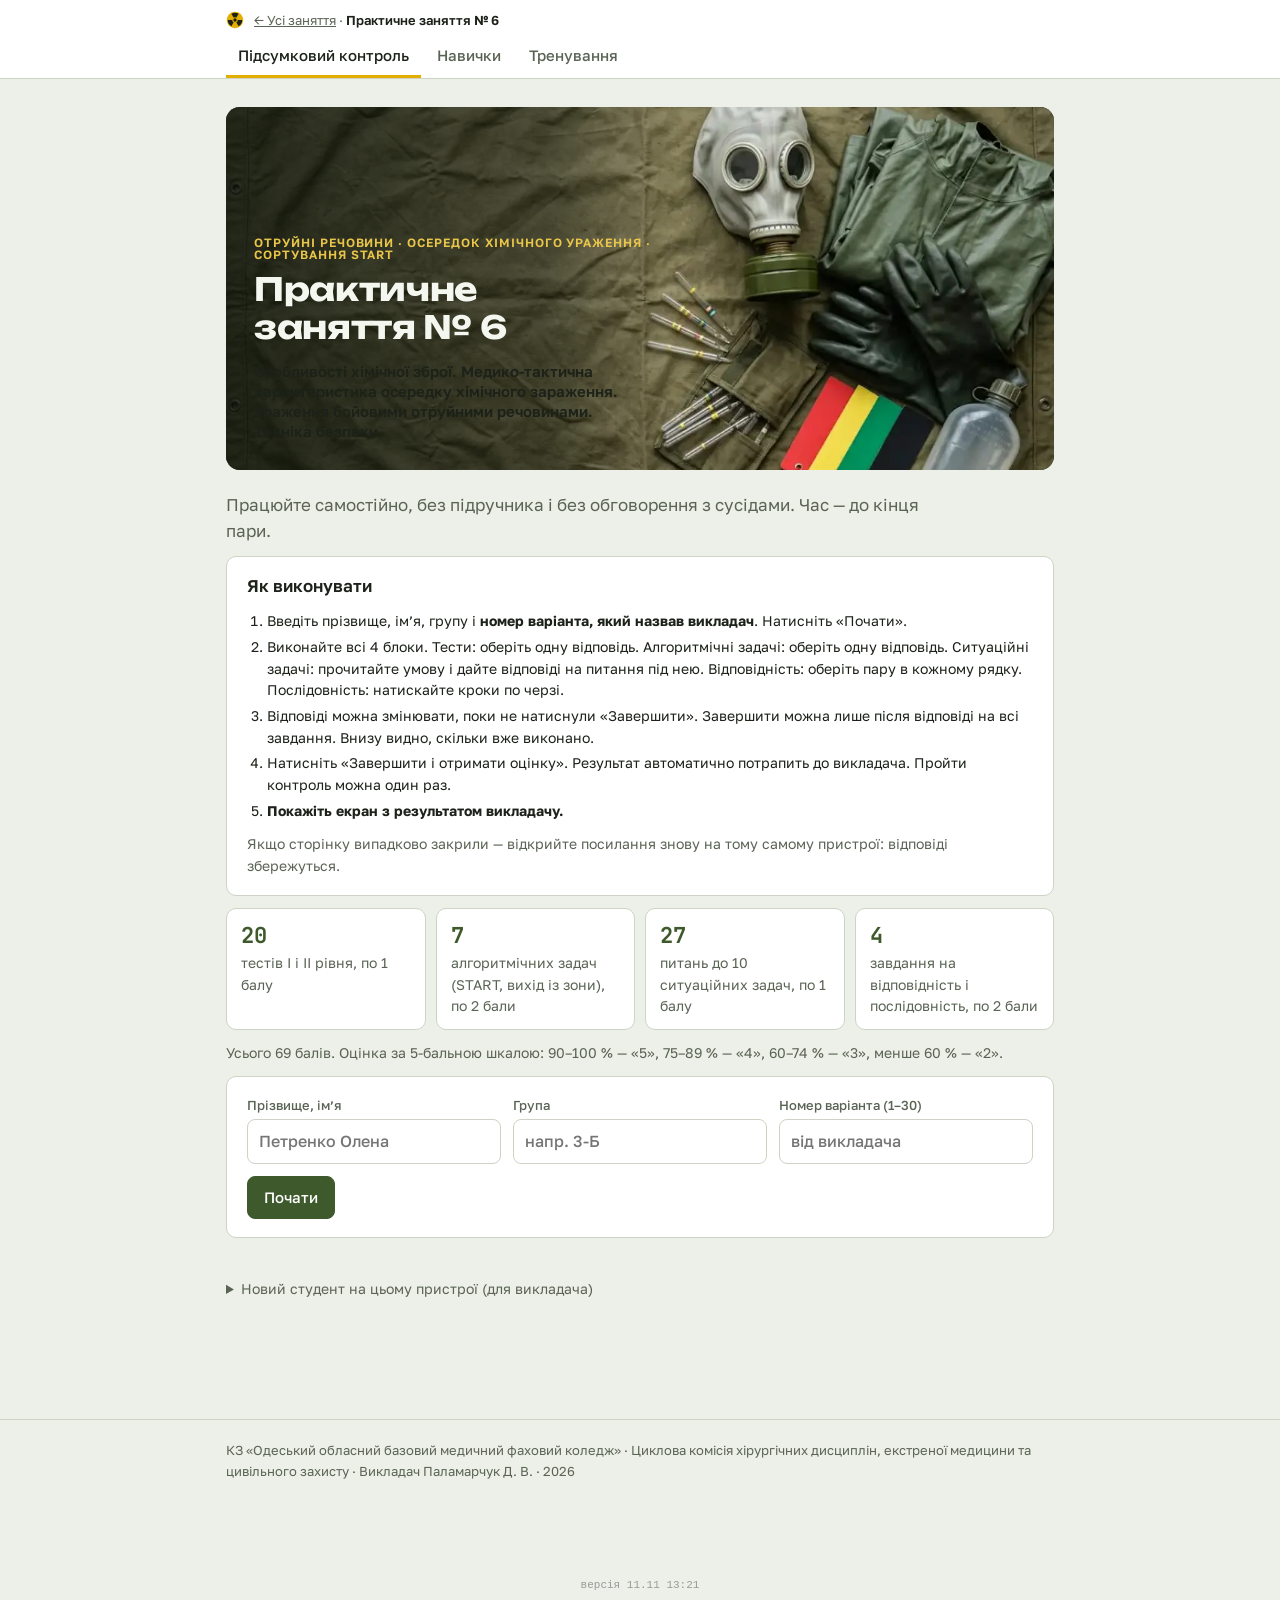
<file: z6.html>
<!doctype html>
<html lang="uk">
<head>
<meta charset="utf-8">
<meta name="viewport" content="width=device-width, initial-scale=1, viewport-fit=cover">
<title>Заняття 6. Особливості хімічної зброї. Медико-тактична характеристика осередку хімічного зараження. Ураження бойовими отруйними речовинами. Техніка безпеки.</title>
<meta name="claude:viewport-fit-sides" content="cover">
<link rel="preconnect" href="https://fonts.googleapis.com">
<link rel="stylesheet" href="https://fonts.googleapis.com/css2?family=Golos+Text:wght@400;500;600;700&family=Unbounded:wght@500;700&family=JetBrains+Mono:wght@500;700&display=swap">
<style>
/* Layout: sticky header with two views (control, trainers); one column max 860px; numeric answers and tools styled as dosimeter readouts */
:root{
  --bg:#EDF0E8; --surface:#FFFFFF; --surface-2:#F5F7F1; --ink:#1C2219; --muted:#5A6455; --line:#CDD4C5;
  --olive:#3E5A2C; --olive-soft:#E1E9D6; --signal:#E3AE00; --signal-soft:#FBF0C9; --signal-ink:#3B2F00;
  --ok:#2C7A3C; --ok-soft:#DDF0E0; --bad:#B0281F; --bad-soft:#F8E0DD;
  --lcd-bg:#1D2919; --lcd-fg:#B9F08C; --lcd-dim:#7E9F67; --on-olive:#FFFFFF;
  --f-display:"Unbounded","Golos Text",system-ui,sans-serif;
  --f-body:"Golos Text",system-ui,-apple-system,"Segoe UI",sans-serif;
  --f-mono:"JetBrains Mono",ui-monospace,Consolas,monospace;
}
@media (prefers-color-scheme: dark){:root:not([data-theme="light"]){
  --bg:#10140E; --surface:#181E15; --surface-2:#1D2419; --ink:#E3E9DC; --muted:#9BA693; --line:#2D3627;
  --olive:#A4CB80; --olive-soft:#26331E; --signal:#F0C445; --signal-soft:#3A3115; --signal-ink:#F7E3A4;
  --ok:#73C886; --ok-soft:#1C3322; --bad:#F08B82; --bad-soft:#3D1D1A;
  --lcd-bg:#0A0F08; --lcd-fg:#B9F08C; --lcd-dim:#6E8F57; --on-olive:#10140E; color-scheme:dark}}
:root[data-theme="dark"]{
  --bg:#10140E; --surface:#181E15; --surface-2:#1D2419; --ink:#E3E9DC; --muted:#9BA693; --line:#2D3627;
  --olive:#A4CB80; --olive-soft:#26331E; --signal:#F0C445; --signal-soft:#3A3115; --signal-ink:#F7E3A4;
  --ok:#73C886; --ok-soft:#1C3322; --bad:#F08B82; --bad-soft:#3D1D1A;
  --lcd-bg:#0A0F08; --lcd-fg:#B9F08C; --lcd-dim:#6E8F57; --on-olive:#10140E; color-scheme:dark}

*{box-sizing:border-box}
body{background:var(--bg);color:var(--ink);font:16px/1.55 var(--f-body)}
body::before{content:"";position:fixed;inset:0 0 auto;height:env(safe-area-inset-top,0px);z-index:10;background:var(--surface)}
.wrap{max-width:860px;margin:0 auto;padding-left:max(16px,env(safe-area-inset-left,0px));padding-right:max(16px,env(safe-area-inset-right,0px))}
header.top{position:sticky;top:env(safe-area-inset-top,0px);z-index:5;background:var(--surface);border-bottom:1px solid var(--line)}
.brand{display:flex;align-items:center;gap:10px;padding-block:10px 2px;font-size:13px;color:var(--muted)}
.brand b{color:var(--ink);font-weight:600}
.tri{width:18px;height:18px;flex:none}
nav.tabs{display:flex;gap:4px;overflow-x:auto;scrollbar-width:none;padding-block:4px 0}
nav.tabs a{flex:none;text-decoration:none;color:var(--muted);font-weight:500;font-size:15px;padding:8px 12px;border-bottom:3px solid transparent;white-space:nowrap}
nav.tabs a:hover{color:var(--ink)}
nav.tabs a[aria-current="page"]{color:var(--ink);border-bottom-color:var(--signal)}
a:focus-visible,button:focus-visible,select:focus-visible,input:focus-visible{outline:2px solid var(--signal);outline-offset:2px}
main{padding-block:28px 120px}
section.view{display:flex;flex-direction:column;gap:22px}
section.view[hidden],[hidden]{display:none!important}
h1,h2,h3{text-wrap:balance;margin:0}
h1{font:700 clamp(22px,4.2vw,32px)/1.18 var(--f-display);letter-spacing:-.01em}
h2{font:700 20px/1.25 var(--f-display)}
h3{font:600 17px/1.35 var(--f-body)}
p{margin:0}
.lead{font-size:17px;color:var(--muted);max-width:65ch}
.eyebrow{font:600 12px/1 var(--f-body);text-transform:uppercase;letter-spacing:.08em;color:var(--olive)}
.stack{display:flex;flex-direction:column;gap:12px}
.panel{background:var(--surface);border:1px solid var(--line);border-radius:10px;padding:18px 20px}
.muted{color:var(--muted)} .small{font-size:14px}
.note{background:var(--signal-soft);color:var(--signal-ink);border-left:4px solid var(--signal);padding:12px 16px;border-radius:0 8px 8px 0;font-size:15px}
.tablebox{overflow-x:auto;border:1px solid var(--line);border-radius:8px;background:var(--surface)}
table{border-collapse:collapse;width:100%;font-size:15px}
th,td{padding:9px 12px;text-align:left;vertical-align:top;border-bottom:1px solid var(--line)}
th{font-weight:600;background:var(--surface-2);font-size:12px;text-transform:uppercase;letter-spacing:.05em;color:var(--muted)}
tr:last-child td{border-bottom:0}
.num{font-variant-numeric:tabular-nums;white-space:nowrap;text-align:right}

button{font:inherit;cursor:pointer}
.btn{border:1px solid var(--line);background:var(--surface);color:var(--ink);padding:9px 16px;border-radius:8px;font-weight:500;font-size:15px}
.btn:hover{border-color:var(--olive)}
.btn.primary{background:var(--olive);border-color:var(--olive);color:var(--on-olive)}
.btn.danger{border-color:var(--bad);color:var(--bad)}
.row{display:flex;flex-wrap:wrap;gap:8px;align-items:center}
label.f{display:flex;flex-direction:column;gap:4px;font-size:13px;font-weight:500;color:var(--muted)}
input[type=text],input[type=number],input[inputmode],select{font:inherit;font-size:16px;color:var(--ink);background:var(--surface);border:1px solid var(--line);border-radius:8px;padding:9px 11px;min-width:0;width:100%}
label.chk{display:flex;gap:8px;align-items:flex-start;font-size:15px;cursor:pointer}
label.chk input{margin-top:5px;accent-color:var(--olive)}
.err{color:var(--bad);font-size:14px}

/* start */
.start{display:grid;grid-template-columns:repeat(auto-fit,minmax(220px,1fr));gap:12px}
.blocks{display:grid;grid-template-columns:repeat(auto-fit,minmax(170px,1fr));gap:10px}
.blocks div{background:var(--surface);border:1px solid var(--line);border-radius:10px;padding:12px 14px;display:flex;flex-direction:column;gap:2px}
.blocks b{font:700 22px var(--f-mono);color:var(--olive)}
.blocks span{font-size:14px;color:var(--muted)}

/* blocks of the control */
.bhead{display:flex;justify-content:space-between;align-items:baseline;gap:12px;flex-wrap:wrap;border-bottom:2px solid var(--ink);padding-bottom:8px;margin-top:10px}
.bhead small{font:500 13px var(--f-mono);color:var(--muted)}
.q{background:var(--surface);border:1px solid var(--line);border-radius:10px;padding:16px 18px;display:flex;flex-direction:column;gap:10px}
.q .qn{font:600 12px var(--f-mono);color:var(--olive);display:flex;justify-content:space-between;gap:8px}
.q .qt{font-weight:600}
.case{background:var(--surface-2);border:1px solid var(--line);border-radius:12px;padding:16px;display:flex;flex-direction:column;gap:12px}
.case>.ct{display:flex;flex-direction:column;gap:6px}
.case .tag{font:600 12px var(--f-mono);color:var(--olive)}
.opts{display:flex;flex-direction:column;gap:6px}
.opt{display:grid;grid-template-columns:26px 1fr;gap:8px;align-items:start;text-align:left;border:1px solid var(--line);background:var(--surface-2);color:var(--ink);padding:9px 12px;border-radius:8px;font-size:15px}
.case .opt{background:var(--surface)}
.opt .L{font:600 13px/22px var(--f-mono);color:var(--muted)}
.opt:hover:not([disabled]){border-color:var(--olive)}
.opt[aria-pressed="true"]{border-color:var(--ink);background:var(--surface);box-shadow:inset 0 0 0 1px var(--ink);font-weight:600}
.opt[aria-pressed="true"] .L{color:var(--surface);background:var(--ink);border-radius:50%;text-align:center;width:22px}
.opt[disabled]{cursor:default}
.opt.right{background:var(--ok-soft);border-color:var(--ok)}
.opt.right .L{color:var(--ok)}
.opt.wrong{background:var(--bad-soft);border-color:var(--bad)}
.opt.wrong .L{color:var(--bad)}
.formula{font:500 15px var(--f-mono);background:var(--surface-2);border:1px dashed var(--line);border-radius:8px;padding:8px 12px;margin:0}
.formula b{color:var(--olive)}
.numin{display:flex;gap:8px;align-items:center;max-width:320px}
.numin input{font-family:var(--f-mono);font-size:18px;background:var(--lcd-bg);color:var(--lcd-fg);border-color:var(--lcd-bg)}
.numin span{font:500 14px var(--f-mono);color:var(--muted);white-space:nowrap}
.numin input.right{outline:2px solid var(--ok)} .numin input.wrong{outline:2px solid var(--bad)}
.fb{font-size:14px;padding:9px 12px;border-radius:8px}
.fb.ok{background:var(--ok-soft);color:var(--ok)}
.fb.no{background:var(--bad-soft);color:var(--bad)}
.fb.part{background:var(--signal-soft);color:var(--signal-ink)}
.match{display:grid;grid-template-columns:minmax(0,1fr) minmax(0,1.4fr);gap:8px 12px;align-items:center}
.match select.right{border-color:var(--ok);background:var(--ok-soft)}
.match select.wrong{border-color:var(--bad);background:var(--bad-soft)}
.seq{display:flex;flex-wrap:wrap;gap:6px}
.seq button{border:1px dashed var(--line);background:var(--surface-2);color:var(--ink);padding:7px 10px;border-radius:8px;font-size:14px;text-align:left}
.seq button[disabled]{opacity:.35}
.seqout{display:flex;flex-direction:column;gap:4px;font-size:15px}
.seqout div{display:flex;gap:8px}
.seqout div span:first-child{font:600 13px/24px var(--f-mono);color:var(--olive);min-width:20px}
.seqout div.right span:first-child{color:var(--ok)} .seqout div.wrong span:first-child{color:var(--bad)}

/* bottom bar */
.bar{position:fixed;left:0;right:0;bottom:0;z-index:6;background:var(--surface);border-top:1px solid var(--line);padding-bottom:env(safe-area-inset-bottom,0px)}
.bar .wrap{display:flex;gap:12px;align-items:center;justify-content:space-between;flex-wrap:wrap;padding-block:10px}
.prog{flex:1 1 200px;display:flex;flex-direction:column;gap:4px;min-width:0}
.prog .t{font-size:13px;color:var(--muted)}
.prog .t b{color:var(--ink);font-variant-numeric:tabular-nums}
.track{height:6px;border-radius:3px;background:var(--line);overflow:hidden}
.track i{display:block;height:100%;background:var(--olive);width:0;transition:width .2s}

/* result */
.result{background:var(--surface);border:2px solid var(--ink);border-radius:14px;overflow:hidden}
.result .top{display:grid;grid-template-columns:1fr auto;gap:16px;padding:18px 20px;align-items:center}
.result .who{display:flex;flex-direction:column;gap:2px}
.result .who b{font-size:18px}
.gradebox{text-align:right}
.gradebox .g{font:700 clamp(22px,5vw,30px)/1.1 var(--f-display)}
.gradebox .p{font:700 15px var(--f-mono);color:var(--muted)}
.g5{color:var(--ok)} .g4{color:var(--olive)} .g3{color:var(--signal-ink)} .g2{color:var(--bad)}
.result .lcd{background:var(--lcd-bg);color:var(--lcd-fg);font:500 13px var(--f-mono);padding:10px 20px;display:flex;justify-content:space-between;flex-wrap:wrap;gap:8px}
.result .lcd span{color:var(--lcd-dim)}
@media (max-width:520px){.result .top{grid-template-columns:1fr}.gradebox{text-align:left}}

/* trainers */
.tool{background:var(--surface);border:1px solid var(--line);border-radius:12px;overflow:hidden}
.tool .head{display:flex;justify-content:space-between;gap:10px;align-items:baseline;padding:14px 18px;border-bottom:1px solid var(--line);flex-wrap:wrap}
.tool .head small{font:500 12px var(--f-mono);color:var(--muted)}
.tool .inputs{display:grid;grid-template-columns:repeat(auto-fit,minmax(150px,1fr));gap:12px;padding:16px 18px}
.lcd2{background:var(--lcd-bg);color:var(--lcd-fg);font-family:var(--f-mono);padding:16px 18px;display:flex;flex-direction:column;gap:6px}
.lcd2 .big{font-size:clamp(24px,6vw,36px);font-weight:700;font-variant-numeric:tabular-nums;line-height:1.1;overflow-wrap:anywhere}
.lcd2 .big small{font-size:.5em;font-weight:500;color:var(--lcd-dim);margin-left:6px}
.lcd2 .sub{font-size:13px;color:var(--lcd-dim)}
.lcd2 .sub b{color:var(--lcd-fg);font-weight:500}
.tool .expl{padding:14px 18px;font-size:15px;display:flex;flex-direction:column;gap:8px}
.verdict{display:inline-flex;align-self:flex-start;font:600 13px var(--f-body);padding:4px 10px;border-radius:6px}
.v-ok{background:var(--ok-soft);color:var(--ok)} .v-warn{background:var(--signal-soft);color:var(--signal-ink)} .v-bad{background:var(--bad-soft);color:var(--bad)}
.hero{position:relative;border-radius:14px;overflow:hidden;background:var(--lcd-bg)}
.hero img{display:block;width:100%;height:auto;aspect-ratio:16/7;object-fit:cover;object-position:center 40%}
.hero-t{position:absolute;inset:0 45% 0 0;display:flex;flex-direction:column;justify-content:flex-end;gap:10px;padding:28px;background:linear-gradient(90deg,rgba(14,20,11,.82),rgba(14,20,11,.55) 70%,rgba(14,20,11,0))}
.hero-t .eyebrow{color:#E9C64A}
.hero-t h1{color:#F4F7EF}
@media (max-width:640px){.hero-t{position:static;inset:auto;background:var(--lcd-bg);padding:16px 18px}.hero img{aspect-ratio:16/8}}
.ptabs{display:flex;gap:6px;flex-wrap:wrap}
.ptabs button{border:1px solid var(--line);background:var(--surface);color:var(--muted);padding:7px 14px;border-radius:999px;font-size:14px;font-weight:500}
.ptabs button[aria-pressed="true"]{background:var(--ink);color:var(--bg);border-color:var(--ink)}
.pq .opt.right{background:var(--ok-soft);border-color:var(--ok)}
.pq .opt.wrong{background:var(--bad-soft);border-color:var(--bad)}
.pscore{position:sticky;bottom:calc(12px + env(safe-area-inset-bottom,0px));align-self:flex-start;background:var(--ink);color:var(--bg);padding:8px 14px;border-radius:999px;font:600 14px var(--f-body);display:flex;gap:10px;align-items:center}
.cards{display:grid;grid-template-columns:repeat(auto-fill,minmax(220px,1fr));gap:10px}
.card{perspective:800px;min-height:160px;border:0;background:none;padding:0;text-align:left;color:var(--ink);cursor:pointer}
.card .in{position:relative;width:100%;height:100%;min-height:160px;transition:transform .45s;transform-style:preserve-3d}
.card.flip .in{transform:rotateY(180deg)}
.card .fc,.card .bc{position:absolute;inset:0;backface-visibility:hidden;-webkit-backface-visibility:hidden;border-radius:10px;padding:14px 16px;display:flex;flex-direction:column;gap:6px;border:1px solid var(--line);overflow:auto}
.card .fc{background:var(--surface);font-weight:600}
.card .fc small{font:500 12px var(--f-mono);color:var(--muted)}
.card .bc{background:var(--olive-soft);transform:rotateY(180deg);font-size:15px}
@media (prefers-reduced-motion:reduce){.card .in{transition:none}}
footer{border-top:1px solid var(--line);padding-block:20px 90px;font-size:13px;color:var(--muted)}
.rp-topic{margin:4px 0 0;font:600 15px/1.35 var(--f-body);max-width:60ch}
#simSel{display:none!important}
.simback{display:flex;justify-content:space-between;align-items:center;gap:8px;margin-bottom:10px}
button,a,.gm-stage,.gd-acts button{-webkit-touch-callout:none;-webkit-tap-highlight-color:transparent}
.nst{margin-top:18px;font-size:14px;color:var(--muted)}.nst summary{cursor:pointer}.nst .row{margin-top:8px}
[hidden]{display:none!important}
body{margin:0}
</style>
</head>
<body><script>(function(){var B="11.11 13:21·1794396076";window.__BUILD=B;try{fetch(location.pathname+"?nc="+Date.now(),{cache:"no-store"}).then(function(r){return r.text()}).then(function(t){var m=/window.__BUILD=B;|var B="([^"]+)"/.exec(t);var mm=/var B="([^"]+)"/.exec(t);if(mm&&mm[1]!==B){var k="rl"+mm[1];try{if(sessionStorage.getItem(k))return;sessionStorage.setItem(k,1)}catch(e){}location.replace(location.pathname+"?v="+encodeURIComponent(mm[1].split("·")[1])+location.hash)}}).catch(function(){})}catch(e){}})();</script>

<header class="top">
  <div class="wrap">
    <div class="brand">
      <svg class="tri" viewBox="0 0 24 24" aria-hidden="true"><circle cx="12" cy="12" r="11" fill="var(--signal)"/><path d="M12 12 L7.2 3.7 A9.6 9.6 0 0 1 16.8 3.7 Z M12 12 L21.6 12 A9.6 9.6 0 0 1 16.8 20.3 Z M12 12 L7.2 20.3 A9.6 9.6 0 0 1 2.4 12 Z" fill="var(--ink)"/><circle cx="12" cy="12" r="3.6" fill="var(--signal)"/><circle cx="12" cy="12" r="2.2" fill="var(--ink)"/></svg>
      <span><a href="./" style="color:inherit">← Усі заняття</a> · <b>Практичне заняття № 6</b></span>
    </div>
    <nav class="tabs" aria-label="Розділи">
      <a href="#control">Підсумковий контроль</a>
      <a href="#skills">Навички</a>
      <a href="#practice">Тренування</a>
      
    </nav>
  </div>
</header>

<main class="wrap">

<!-- ================= CONTROL ================= -->
<section class="view" id="v-control">
  <div class="hero">
    <img src="img/hero6.webp" alt="Протигаз, захисні рукавички, захисний костюм, індикаторні трубки і сортувальні бирки на польовому брезенті" width="1100" height="614">
    <div class="hero-t">
      <span class="eyebrow">Отруйні речовини · осередок хімічного ураження · сортування START</span>
      <h1>Практичне заняття № 6</h1><p class="rp-topic">Особливості хімічної зброї. Медико-тактична характеристика осередку хімічного зараження. Ураження бойовими отруйними речовинами. Техніка безпеки.</p>
    </div>
  </div>

  <!-- start screen -->
  <div id="startBox" class="stack">
    <p class="lead">Працюйте самостійно, без підручника і без обговорення з сусідами. Час — до кінця пари.</p>
    <div class="panel stack">
      <h3>Як виконувати</h3>
      <ol class="small" style="margin:0;padding-left:20px;display:flex;flex-direction:column;gap:4px">
        <li>Введіть прізвище, ім’я, групу і <b>номер варіанта, який назвав викладач</b>. Натисніть «Почати».</li>
        <li>Виконайте всі 4 блоки. Тести: оберіть одну відповідь. Алгоритмічні задачі: оберіть одну відповідь. Ситуаційні задачі: прочитайте умову і дайте відповіді на питання під нею. Відповідність: оберіть пару в кожному рядку. Послідовність: натискайте кроки по черзі.</li>
        <li>Відповіді можна змінювати, поки не натиснули «Завершити». Завершити можна лише після відповіді на всі завдання. Внизу видно, скільки вже виконано.</li>
        <li>Натисніть «Завершити і отримати оцінку». Результат автоматично потрапить до викладача. Пройти контроль можна один раз.</li>
        <li><b>Покажіть екран з результатом викладачу.</b></li>
      </ol>
      <p class="small muted">Якщо сторінку випадково закрили — відкрийте посилання знову на тому самому пристрої: відповіді збережуться.</p>
    </div>
    <div class="blocks">
      <div><b>20</b><span>тестів І і ІІ рівня, по 1 балу</span></div>
      <div><b>7</b><span>алгоритмічних задач (START, вихід із зони), по 2 бали</span></div>
      <div><b>27</b><span>питань до 10 ситуаційних задач, по 1 балу</span></div>
      <div><b>4</b><span>завдання на відповідність і послідовність, по 2 бали</span></div>
    </div>
    <p class="small muted">Усього 69 балів. Оцінка за 5-бальною шкалою: 90–100 % — «5», 75–89 % — «4», 60–74 % — «3», менше 60 % — «2».</p>
    <form id="startForm" class="panel stack" novalidate>
      <div class="start">
        <label class="f">Прізвище, ім’я<input type="text" id="sName" autocomplete="name" placeholder="Петренко Олена"></label>
        <label class="f">Група<input type="text" id="sGroup" placeholder="напр. 3-Б"></label>
        <label class="f">Номер варіанта (1–30)<input type="number" id="sVar" min="1" max="30" step="1" inputmode="numeric" placeholder="від викладача"></label>
      </div>
      <p class="err" id="sErr" hidden></p>
      <div class="row"><button class="btn primary" type="submit">Почати</button></div>
    </form>
  </div>

  <!-- result -->
  <div id="resultBox" hidden></div>

  <!-- items -->
  <div id="testBox" class="stack" hidden></div>
  <details class="nst" id="nstBox"><summary>Новий студент на цьому пристрої (для викладача)</summary>
    <p class="small muted">Повністю очищає на цьому телефоні підсумковий контроль, навички й оцінку за навички цього заняття. Результати, вже надіслані в журнал, лишаються у викладача.</p>
    <div class="row"><input type="password" inputmode="numeric" id="nstPin" placeholder="Код викладача" style="max-width:180px"><button class="btn" id="nstGo">Очистити для нового студента</button></div><span class="err" id="nstErr"></span></details>
</section>

<!-- ================= SKILLS ================= -->
<section class="view" id="v-skills" hidden>
<style>
.sk-list{display:grid;grid-template-columns:repeat(auto-fit,minmax(250px,1fr));gap:10px}
.sk-list button{text-align:left;background:var(--surface);border:1px solid var(--line);border-radius:12px;padding:14px 16px;cursor:pointer;color:var(--ink);display:flex;flex-direction:column;gap:6px;font:inherit}
.sk-list button:hover{border-color:var(--olive)}
.sk-list .n{font:600 12px var(--f-mono);color:var(--olive)}
.sk-list .st{font-size:13px;color:var(--muted)}
.sk-list .done{color:var(--ok);font-weight:600}
.sk-done{display:flex;flex-direction:column;gap:6px;margin:0;padding:0;list-style:none}
.sk-done li{display:grid;grid-template-columns:28px 1fr;gap:8px;align-items:start;background:var(--surface);border:1px solid var(--line);border-radius:8px;padding:8px 10px;font-size:15px}
.sk-done li .k{font:700 13px/22px var(--f-mono);color:var(--ok)}
.sk-done li small{display:block;color:var(--muted);font-size:13px}
.sk-ph{font:600 12px/1 var(--f-body);text-transform:uppercase;letter-spacing:.08em;color:var(--muted);margin-top:6px}
.sk-q{background:var(--surface);border:2px solid var(--ink);border-radius:12px;padding:14px 16px;display:flex;flex-direction:column;gap:10px}
.sk-q .opt.wrong{background:var(--bad-soft);border-color:var(--bad)}
.sk-prog{height:6px;border-radius:3px;background:var(--line);overflow:hidden}.sk-prog i{display:block;height:100%;background:var(--olive)}
.vic{display:block;background-size:300% 300%;background-repeat:no-repeat;aspect-ratio:1;width:100%;border-radius:10px;background-color:#DADCD6}
.vic.sm{width:44px;flex:none}
.vic.big,.vthumb{width:100%;max-height:140px;aspect-ratio:16/9;object-fit:cover;object-position:50% 22%;border-radius:8px}
.vic.big{background-size:300% 300%;aspect-ratio:16/9}
.vopts{display:grid;grid-template-columns:repeat(3,minmax(0,1fr));gap:8px}
@media (max-width:520px){.vopts{grid-template-columns:1fr}.vopt{flex-direction:row!important;align-items:center}.vopt .vic{width:72px;flex:none}}
.vopt{display:flex;flex-direction:column;gap:8px;text-align:left;border:2px solid var(--line);background:var(--surface);color:var(--ink);border-radius:12px;padding:8px;font:500 14px/1.3 var(--f-body);cursor:pointer}
.vopt:hover:not([disabled]){border-color:var(--olive)}
.vopt.wrong{border-color:var(--bad);background:var(--bad-soft)}
.vopt[disabled]{cursor:default}
.vmeter{position:relative;display:flex;justify-content:space-between;align-items:center;gap:8px;background:var(--surface);border:1px solid var(--line);border-radius:10px;padding:8px 12px;overflow:hidden;font-size:14px}
.vmeter i{position:absolute;left:0;bottom:0;height:4px;transition:width .5s}
.vmeter.ok i{background:var(--ok)}.vmeter.warn i{background:#C98A12}.vmeter.bad i{background:var(--bad)}
.vmeter.bad{background:var(--bad-soft)}
.vcons{display:grid;grid-template-columns:96px 1fr;gap:10px;align-items:start;background:var(--bad-soft);border:1px solid var(--bad);border-radius:12px;padding:10px;animation:shake .35s}
.vcons.soft{background:#FFF6E0;border-color:#C98A12}
.vcons.crit{border-width:2px}
.vcons:not(:has(.vic)){grid-template-columns:1fr}
.vcons p{margin:4px 0 0;font-size:14px}.vcons p.ct{font-weight:600}
.vic.cons{width:96px}.vic.big2{width:100%}
.vfail{display:flex;flex-direction:column;gap:10px;background:var(--surface);border:2px solid var(--bad);border-radius:14px;padding:12px}
.vfail h3{margin:0;color:var(--bad)}
.vfail .vcons{grid-template-columns:1fr}
.vcard .failed{color:var(--bad)}
@keyframes shake{0%,100%{transform:none}25%{transform:translateX(-4px)}75%{transform:translateX(4px)}}
.sk-grade{background:var(--surface);border:2px solid var(--ink);border-radius:14px;padding:12px;display:flex;flex-direction:column;gap:8px;margin-bottom:12px}
.sk-gh{display:flex;justify-content:space-between;gap:8px;flex-wrap:wrap}.sk-gh span{font:600 13px var(--f-mono);color:var(--muted)}
.sk-gl{display:flex;flex-wrap:wrap;gap:4px}.sk-gl span{font:600 12px var(--f-mono);padding:3px 7px;border-radius:6px;background:var(--bg);border:1px solid var(--line)}
.sk-gl span.ok{background:var(--ok-soft);border-color:var(--ok)}.sk-gl span.mid{background:#FFF1D6;border-color:#C98A12}.sk-gl span.no{background:var(--bad-soft);border-color:var(--bad)}
.sk-res{display:flex;align-items:center;gap:12px}.sk-res b{font:800 40px/1 var(--f-mono);width:56px;height:56px;border-radius:12px;display:flex;align-items:center;justify-content:center;background:var(--ok-soft)}
.sk-res b.g2{background:var(--bad-soft)}.sk-res b.g3{background:#FFF1D6}
.sk-send{display:flex;flex-wrap:wrap;gap:6px}.sk-send input{flex:1;min-width:140px}
.sk-reset{font-size:13px;color:var(--muted)}.sk-reset summary{cursor:pointer}.sk-reset .sk-send{margin-top:6px}
.vdone{list-style:none;margin:0;padding:0;display:flex;flex-direction:column;gap:6px}
.vdone li{display:flex;gap:10px;align-items:flex-start;background:var(--surface);border:1px solid var(--line);border-left:4px solid var(--ok);border-radius:8px;padding:6px 8px;font-size:14px}
.vdone li small{display:block;color:var(--muted);font-size:12px}
.vscene{display:grid;grid-template-columns:120px 1fr;gap:12px;align-items:center;background:var(--signal-soft);color:var(--signal-ink);border-radius:12px;padding:10px;font-size:15px}
.vscene img{width:120px;height:80px;object-fit:cover;border-radius:8px}
.vcard{position:relative}
</style>
  <div class="stack" id="skHead">
    <span class="eyebrow">Практичні навички з РП</span>
    <h2>Практичні навички заняття</h2>
    <p class="muted">Кожна навичка — практичне вміння з РП у вигляді ситуації або міні-гри з реальною сценою. Неправильна дія має наслідок: ви бачите, що сталося з людьми, а шкала стану падає. Критична помилка — <b>невдача</b>, навичку доведеться почати заново. Після правильного кроку бачите обґрунтування.</p>
  </div>
  <div class="sk-list" id="skList"></div>
  <div id="skRun" class="stack" hidden></div>
</section>

<!-- ================= SIM ================= -->
<section class="view" id="v-sim" hidden>
<div class="simback"><a class="btn" href="#skills">← Усі навички</a><span class="eyebrow">Практичні навички</span></div>
<style>
.sim-head{display:flex;justify-content:space-between;align-items:baseline;gap:10px;flex-wrap:wrap}
.sim-score{font:600 14px var(--f-mono);color:var(--muted)}
.pt{background:var(--surface);border:1px solid var(--line);border-radius:12px;padding:14px 16px;display:flex;flex-direction:column;gap:6px}
.pt .tag{font:600 12px var(--f-mono);color:var(--olive)}
.simgrid{display:grid;grid-template-columns:repeat(auto-fit,minmax(250px,1fr));gap:12px}
.simgrid>*{min-width:0}
.st{background:var(--surface);border:1px solid var(--line);border-radius:12px;overflow:hidden;display:flex;flex-direction:column}
.st h3{font-size:15px;padding:10px 14px;border-bottom:1px solid var(--line);margin:0;display:flex;justify-content:space-between;gap:8px}
.st h3 small{font:500 12px var(--f-mono);color:var(--muted)}
.st .stage{background:#2A3424;display:flex;align-items:center;justify-content:center;height:170px;position:relative}
.st .ctl{padding:10px 14px;display:flex;flex-direction:column;gap:8px;font-size:14px}
.st .ctl .row{gap:6px}
.st .stage{height:230px;background:#5E625B}
.pic{position:relative;height:100%;aspect-ratio:1/1;overflow:hidden}
.pic img{position:absolute;inset:0;width:100%;height:100%;object-fit:cover;display:block}
#chestImg{transform-origin:50% 100%}
#chestImg.on{animation:breathe var(--rr,3s) ease-in-out infinite}
.ring{position:absolute;left:49%;top:47%;width:16%;aspect-ratio:1;margin:-8% 0 0 -8%;border-radius:50%;border:3px solid #FF5A4A;opacity:0}
.ring.on{animation:beat var(--hr,1s) linear infinite}
.blanch{position:absolute;left:42.5%;top:15%;width:15.5%;height:17%;border-radius:40% 40% 30% 30%;background:#FBF6F1;opacity:0}
.faceImg{transform:scale(2.3);transform-origin:50% 20%}
@keyframes breathe{0%,100%{transform:scale(1,1)}45%{transform:scale(1.05,1.08)}}
@keyframes beat{0%,100%{transform:scale(.7);opacity:0}10%{transform:scale(1.1);opacity:.95}35%{transform:scale(1.5);opacity:0}}
.timer{font:700 22px var(--f-mono);color:#B9F08C;position:absolute;top:8px;right:12px}
.resp{text-shadow:0 1px 3px #000,0 0 8px #000;font-weight:600;position:absolute;bottom:10px;left:0;right:0;text-align:center;color:#F4F7EF;font-size:14px;padding:0 10px}
.cats{display:grid;grid-template-columns:repeat(4,1fr);gap:6px}
.cats button{border:0;border-radius:8px;padding:12px 4px;font-weight:700;font-size:14px;cursor:pointer;color:#fff}
.c-red{background:#C0392B}.c-yel{background:#E0B000;color:#1C2219!important}.c-grn{background:#2E8B4A}.c-blk{background:#1C1C1C}
.cats button[disabled]{opacity:.45;cursor:default}
.cats button.pick{outline:3px solid var(--ink);outline-offset:2px;opacity:1}
.simfb{border-radius:10px;padding:12px 14px;font-size:15px;display:flex;flex-direction:column;gap:4px}
.simfb.ok{background:var(--ok-soft);color:var(--ok)}.simfb.no{background:var(--bad-soft);color:var(--bad)}
#v-sim .btn[aria-pressed="true"]{background:var(--ink);color:var(--bg);border-color:var(--ink)}
.chips{display:flex;flex-wrap:wrap;gap:6px;align-items:center}
.chips button{width:42px;height:42px;border-radius:10px;border:2px solid var(--line);background:var(--surface);color:var(--ink);font:700 15px var(--f-mono);cursor:pointer}
.chips button.cur{border-color:var(--ink);box-shadow:0 0 0 2px var(--ink)}
.chips button.t0{background:#C0392B;color:#fff;border-color:#C0392B}.chips button.t1{background:#E0B000;color:#1C2219;border-color:#E0B000}.chips button.t2{background:#2E8B4A;color:#fff;border-color:#2E8B4A}.chips button.t3{background:#1C1C1C;color:#fff;border-color:#1C1C1C}
.chips .clock{font:600 14px var(--f-mono);color:var(--muted);margin-left:auto}
.sumt td,.sumt th{padding:6px 8px;font-size:14px}
.simfb ul{margin:0;padding-left:18px;color:var(--ink)}
@media (prefers-reduced-motion:reduce){#chest.on,#pulseRing.on{animation-duration:var(--rr)}}
</style>
  <div class="row" id="simSel" role="group" aria-label="Симулятор"><button class="btn" data-s="simStart" aria-pressed="true">Сортування START</button><button class="btn" data-s="simDecon" aria-pressed="false">Деконтамінація</button></div>
  <div id="simStart" class="stack">
  <div class="stack">
    <span class="eyebrow">Симулятор · на оцінку не впливає</span>
    <div class="sim-head"><h2>Сортування START</h2><span class="sim-score" id="simScore"></span></div>
    <div class="note"><b>Ситуація.</b> Удар по хімічному підприємству, витік хлору. На пункт збору з навітряного боку доставлено <b id="ptTotal">10</b> постраждалих. Ви — перший медик на місці. <b>Завдання:</b> провести первинне сортування START кожного (30–60 с на одного) і повісити бирку. Деконтамінацію і допомогу надають після сортування.</div>
    <p class="small muted">Навичка з РПОК: первинне медичне сортування при масовому хімічному ураженні за алгоритмом START. Порядок: ходить? → дихає (якщо ні — відкрити дихальні шляхи)? → ЧД понад 30? → пульс на променевій артерії / капілярне наповнення понад 2 с? → виконує прості команди? Натискайте номер постраждалого, щоб перейти до нього.</p>
  </div>
  <div class="chips" id="ptChips"></div>
  <div class="pt"><span class="tag" id="ptNo"></span><b id="ptText"></b></div>
  <div id="walkNote" class="note" hidden><b>Постраждалий підійшов до вас сам</b>, розмовляє, дихає рівно, на ногах тримається. Подальші вимірювання за START для того, хто ходить, не проводять — оберіть категорію нижче.</div>
  <div class="simgrid">
    <div class="st"><h3>Дихання <small>15 с × 4</small></h3>
      <div class="stage">
        <div class="pic"><img id="chestImg" src="img/s6-patient.webp" alt="Постраждалий лежить на спині"></div>
        <span class="timer" id="brT"></span><span class="resp" id="brResp"></span>
      </div>
      <div class="ctl">
        <div class="row"><button class="btn" id="brStart">Рахувати 15 с</button><button class="btn" id="airway">Відкрити дихальні шляхи</button></div>
        <label class="f">Частота дихання, за хв<input type="number" id="rrIn" inputmode="numeric" min="0" max="80" placeholder="напр. 24"></label>
      </div>
    </div>
    <div class="st"><h3>Пульс на променевій артерії</h3>
      <div class="stage">
        <div class="pic"><img src="img/s6-wrist.webp" alt="Пальці рятувальника на променевій артерії"><span class="ring" id="pulseRing"></span></div>
        <span class="resp" id="plResp">Пальці на променевій артерії</span>
      </div>
      <div class="ctl"><span>Пульс на променевій артерії:</span><div class="row"><button class="btn" data-pl="1">Є</button><button class="btn" data-pl="0">Немає</button></div></div>
    </div>
    <div class="st"><h3>Капілярне наповнення <small>норма ≤ 2 с</small></h3>
      <div class="stage">
        <div class="pic"><img src="img/s6-nail.webp" alt="Нігтьове ложе"><span class="blanch" id="nail"></span></div>
        <span class="timer" id="crT"></span><span class="resp" id="crResp">Натисніть і утримуйте, потім відпустіть</span>
      </div>
      <div class="ctl"><div class="row"><button class="btn" id="press">Натиснути на ніготь</button><button class="btn" id="sw">Секундомір</button></div>
        <div class="row"><button class="btn" data-cr="0">≤ 2 с</button><button class="btn" data-cr="1">&gt; 2 с</button></div></div>
    </div>
    <div class="st"><h3>Психічний стан</h3>
      <div class="stage"><div class="pic"><img class="faceImg" src="img/s6-patient.webp" alt="Обличчя постраждалого"></div>
        <span class="resp" id="cmResp"></span></div>
      <div class="ctl"><button class="btn" id="cmd">«Стисніть мою руку»</button></div>
    </div>
  </div>
  <div class="stack">
    <b>Категорія:</b>
    <div class="cats" id="cats"><button class="c-red" data-c="0">Червона</button><button class="c-yel" data-c="1">Жовта</button><button class="c-grn" data-c="2">Зелена</button><button class="c-blk" data-c="3">Чорна</button></div>
    <div id="simFb"></div>
    <div id="simSum"></div>
    <div class="row"><button class="btn primary" id="simNext" hidden>Наступний постраждалий</button></div>
  </div>
  </div>
<div id="simDecon" hidden class="stack">
<style>
.dc-wrap{display:grid;grid-template-columns:minmax(0,1fr) minmax(0,1fr);gap:14px;align-items:start}
@media (max-width:760px){.dc-wrap{grid-template-columns:1fr}.dc-wrap>.stack:first-child{position:sticky;top:calc(env(safe-area-inset-top,0px) + 92px);z-index:3;background:var(--bg);padding-bottom:6px}.dc-stage{width:min(100%,40vh);margin:0 auto}}
.dc-stage{cursor:pointer;position:relative;aspect-ratio:1/1;border-radius:12px;overflow:hidden;background:#5E625B;touch-action:manipulation}
.dc-stage img{position:absolute;inset:0;width:100%;height:100%;object-fit:cover;transition:opacity .5s}
.drop{position:absolute;width:9%;aspect-ratio:1.3/1;margin:-3.5% 0 0 -4.5%;border-radius:55% 45% 60% 40%;background:radial-gradient(circle at 35% 35%,#E9D27A,#A88A1E 60%,#6F5A0E);box-shadow:0 0 0 2px rgba(255,240,170,.35);cursor:pointer;transition:opacity .4s,transform .4s}
.drop.gone{opacity:0;transform:scale(.4);pointer-events:none}
.drop.smear{transform:scale(1.9,1.3);opacity:.85}
.cutline{pointer-events:none;position:absolute;left:50%;top:36%;bottom:4%;width:0;border-left:3px dashed #F4F7EF;opacity:0;transition:opacity .3s}
.cutline.on{opacity:1}
.water{position:absolute;inset:0;background:repeating-linear-gradient(180deg,rgba(120,190,255,.0) 0 14px,rgba(120,190,255,.35) 14px 18px);background-size:100% 36px;opacity:0;pointer-events:none}
.water.on{opacity:1;animation:flow .6s linear infinite}
@keyframes flow{to{background-position:0 36px}}
.blanket{pointer-events:none;position:absolute;left:8%;right:8%;top:42%;bottom:0;background:linear-gradient(135deg,#8B6B4A,#6E5236);border-radius:16px 16px 0 0;opacity:0;transform:translateY(20%);transition:all .5s}
.blanket.on{opacity:.95;transform:none}
.dc-hud{pointer-events:none;position:absolute;left:8px;top:8px;right:8px;display:flex;gap:6px;flex-wrap:wrap}
.dc-hud span{background:rgba(16,20,14,.78);color:#F4F7EF;font:600 12px var(--f-body);padding:3px 8px;border-radius:6px}
.dc-hud span.ok{background:#2C7A3C}
.dc-clock{pointer-events:none;position:absolute;right:10px;bottom:10px;background:rgba(16,20,14,.8);color:#B9F08C;font:700 18px var(--f-mono);padding:4px 10px;border-radius:8px}
.tools{display:grid;grid-template-columns:repeat(auto-fill,minmax(150px,1fr));gap:6px}
.tools button{text-align:left;border:1px solid var(--line);background:var(--surface);color:var(--ink);border-radius:10px;padding:9px 10px;font:500 14px/1.3 var(--f-body);cursor:pointer;min-height:48px}
.tools button[aria-pressed="true"]{border-color:var(--ink);box-shadow:inset 0 0 0 2px var(--ink);font-weight:600}
.tools button.hold{background:var(--olive-soft)}
.dc-log{list-style:none;margin:0;padding:0;display:flex;flex-direction:column;gap:5px}
.dc-log li{background:var(--surface);border:1px solid var(--line);border-left:4px solid var(--ok);border-radius:8px;padding:7px 10px;font-size:14px}
.dc-log li small{display:block;color:var(--muted);font-size:12px}
.dc-log li.err{border-left-color:var(--bad);background:var(--bad-soft)}
</style>
  <div class="note"><b>Ситуація.</b> У зоні деконтамінації (тепла зона, з навітряного боку) — постраждалий після хімічної атаки: на куртці маслянисті краплі, скаржиться на печіння шкіри передпліч і різь в одному оці. Він притомний, дихає, загроз життю немає. <b>Завдання:</b> провести безпечне видалення забрудненого одягу, первинну деконтамінацію шкіри та промивання очей.</div>
  <p class="small muted">Навичка з РПОК: безпечне видалення забрудненого одягу, первинна деконтамінація шкіри та промивання очей. Оберіть дію або інструмент праворуч. Коли інструмент потребує дії на тілі — натисніть на постраждалого або на краплю. 1 с утримання кнопки води = 2 хв.</p>
  <div class="dc-wrap">
    <div class="stack">
      <div class="dc-stage" id="dcStage">
        <img id="dcImgA" src="img/s6-patient.webp" alt="Постраждалий у забрудненому одязі">
        <img id="dcImgB" src="img/s6-undressed.webp" alt="Постраждалий після зняття одягу" style="opacity:0">
        <div class="cutline" id="dcCut"></div>
        <div id="dcDrops"></div>
        <div class="water" id="dcWater"></div>
        <div class="blanket" id="dcBlanket"></div>
        <div class="dc-hud" id="dcHud"></div>
        <div class="dc-clock" id="dcClock" hidden></div>
      </div>
      <div id="dcMsg"></div>
    </div>
    <div class="stack">
      <div class="row" style="justify-content:space-between"><b>Дії та інструменти</b><span class="small muted" id="dcScore"></span></div>
      <div class="tools" id="dcTools"></div>
      <b>Виконано</b>
      <ol class="dc-log" id="dcLog"></ol>
    </div>
  </div>
</div>
</section>

<!-- ================= PRACTICE ================= -->
<section class="view" id="v-practice" hidden>
  <div class="stack">
    <span class="eyebrow">Тренування · на оцінку не впливає</span>
    <h2>Тренування перед контролем</h2>
    <p class="muted">Тут відповідь видно одразу. Результати нікуди не надсилаються.</p>
    <div class="ptabs" id="ptabs"><button data-k="t" aria-pressed="true">Тести з відповіддю</button><button data-k="c" aria-pressed="false">Флешкартки</button></div>
  </div>
  <div id="pTests" class="stack"></div>
  <div id="pCards" class="stack" hidden>
    <div class="row"><button class="btn" id="cShuffle">Перемішати</button><button class="btn" id="cReset">Повернути всі</button>
      <div class="ptabs" id="ctabs"><button data-k="q" aria-pressed="true">Експрес-питання</button><button data-k="g" aria-pressed="false">Терміни</button></div></div>
    <p class="small muted">Натисніть картку, щоб перевернути.</p>
    <div class="cards" id="cardsBox"></div>
  </div>
</section>


</main>

<div class="bar" id="bar" hidden>
  <div class="wrap">
    <div class="prog"><span class="t" id="progT"></span><div class="track"><i id="progI"></i></div></div>
    <div class="row" id="barBtns"><button class="btn primary" id="finish">Завершити і отримати оцінку</button></div>
    <div class="row" id="barConfirm" hidden><span class="small" id="confirmT"></span><button class="btn" id="cBack">Повернутися</button><button class="btn primary" id="cGo" hidden>Завершити</button></div>
  </div>
</div>

<footer><div class="wrap">КЗ «Одеський обласний базовий медичний фаховий коледж» · Циклова комісія хірургічних дисциплін, екстреної медицини та цивільного захисту · Викладач Паламарчук Д. В. · 2026</div></footer>

<script>
(function(){
const $=s=>document.querySelector(s);
const esc=s=>String(s).replace(/[&<>"]/g,c=>({"&":"&amp;","<":"&lt;",">":"&gt;",'"':"&quot;"}[c]));
const L="АБВГДЕ";
const fmt=(n,d=3)=>{if(!isFinite(n))return "—";return String(parseFloat(n.toFixed(d))).replace(".",",")};
const KEY="vmp6-control-v1";
const load=()=>{try{return JSON.parse(localStorage.getItem(KEY))||null}catch(e){return null}};
const save=()=>{try{localStorage.setItem(KEY,JSON.stringify(S))}catch(e){}};

/* ---------- routing ---------- */
const views=["control","skills","sim","practice","tools"].filter(v=>document.getElementById("v-"+v));
function route(){
  let h=(location.hash||"").slice(1); if(!views.includes(h)) h="control";
  views.forEach(v=>{$("#v-"+v).hidden=v!==h});
  const nh=h==="sim"?"skills":h;document.querySelectorAll("nav.tabs a").forEach(a=>{if(a.getAttribute("href")==="#"+nh)a.setAttribute("aria-current","page");else a.removeAttribute("aria-current")});
  $("#bar").hidden=!(h==="control"&&S&&S.started&&!S.done);
}
window.addEventListener("hashchange",()=>{route();window.scrollTo(0,0)});

/* ---------- seeded random ---------- */
function rng(seed){let a=seed>>>0;return()=>{a|=0;a=a+0x6D2B79F5|0;let t=Math.imul(a^a>>>15,1|a);t=t+Math.imul(t^t>>>7,61|t)^t;return((t^t>>>14)>>>0)/4294967296}}
const shuffle=(arr,r)=>{const a=arr.slice();for(let i=a.length-1;i>0;i--){const j=Math.floor(r()*(i+1));[a[i],a[j]]=[a[j],a[i]]}return a};
const pick=(arr,r)=>arr[Math.floor(r()*arr.length)];

/* ---------- banks ---------- */
const LESSON=6;
const T1=[["До нервово-паралітичних отруйних речовин належить", ["Синильна кислота", "Хлорацетофенон", "Фосген", "Зарин", "Іприт"], 3, "Зарин, зоман, VX — нервово-паралітичні (фосфорорганічні) речовини. Іприт — шкірнонаривна, фосген — задушлива, синильна кислота — загальноотруйна."], ["До шкірнонаривних речовин належить", ["Хлор", "Адамсит", "Зоман", "Чадний газ", "Іприт"], 4, "Іприт (і люїзит) — шкірнонаривні: після прихованого періоду еритема, пухирі, виразки шкіри та слизових."], ["Провідний механізм дії нервово-паралітичних речовин —", ["Утворення карбоксигемоглобіну", "Подразнення слизових", "Пригнічення ацетилхолінестерази", "Блокування тканинного дихання", "Ураження шкіри"], 2, "Нервово-паралітичні речовини блокують ацетилхолінестеразу; ацетилхолін накопичується, звідси холінергічний синдром."], ["Який симптом характерний для ураження нервово-паралітичними речовинами?", ["Звуження зіниць і слинотеча", "Розширення зіниць", "Сухість шкіри", "Пухирі на шкірі через 6 год", "Яскраво-жовта шкіра"], 0, "Надлишок ацетилхоліну дає мускаринові ознаки (SLUDGE): міоз, слинотеча, бронхорея, пітливість, блювання, а також фібриляції і судоми."], ["Загальноотруйна дія синильної кислоти пов’язана з", ["Набряком легень після прихованого періоду", "Галюцинаціями", "Пригніченням ацетилхолінестерази", "Блокуванням тканинного дихання", "Утворенням пухирів"], 3, "Синильна кислота блокує цитохромоксидазу — клітини не можуть використати кисень (тканинна гіпоксія), хоча кисню в крові достатньо."], ["Для фосгену характерний", ["Міоз", "Утворення пухирів", "Галюцинації", "Миттєвий параліч", "Прихований період з подальшим набряком легень"], 4, "Фосген після прихованого періоду (до 24 год) спричиняє токсичний набряк легень; будь-яке навантаження прискорює його розвиток."], ["Найшвидший шлях надходження газоподібних отруйних речовин —", ["Через волосся", "Інгаляційний", "Через неушкоджену шкіру", "Пероральний", "Через нігті"], 1, "Гази й пари найшвидше надходять через дихальні шляхи: велика площа альвеол, швидке всмоктування в кров."], ["Стійкою отруйною речовиною є", ["VX", "Чадний газ", "Фосген", "Синильна кислота", "Хлорціан"], 0, "VX — стійка речовина: зберігається на місцевості й поверхнях дні–тижні. Зарин і синильна кислота — нестійкі."], ["Холодна зона хімічного інциденту — це зона", ["Чиста, де проводять сортування і медичну допомогу", "Розливу речовини", "Деконтамінації", "Утворення хмари", "Безпосередньої небезпеки"], 0, "Холодна (чиста) зона — поза забрудненням: там сортування, медична допомога, евакуація. Деконтамінація — у теплій зоні."], ["Хлор при витоку накопичується", ["Лише у воді", "У низинах, підвалах", "Рівномірно", "На верхніх поверхах", "Лише в повітрі над дахами"], 1, "Хлор у 2,5 раза важчий за повітря, тому стікає в низини, підвали, траншеї. Укриваються вище."], ["Чадний газ небезпечний тим, що", ["Не має кольору і запаху та порушує перенесення кисню кров’ю", "Діє лише через шкіру", "Спричиняє пухирі", "Має різкий запах", "Важчий за воду"], 0, "Чадний газ без кольору і запаху; зв’язуючись із гемоглобіном (карбоксигемоглобін), блокує перенесення кисню."], ["Фільтрувальний протигаз НЕ захищає", ["Від подразнювальних речовин", "Від пари зарину", "При нестачі кисню в повітрі", "Від радіоактивного пилу", "Від аерозолів"], 2, "Фільтрувальний протигаз лише очищає повітря, а не дає кисню. При нестачі кисню чи високих концентраціях потрібен ізолювальний засіб."], ["Під час надягання протигаза необхідно", ["Глибоко вдихнути", "Говорити", "Затримати дихання і закрити очі", "Кашляти", "Зняти рукавички"], 2, "Затримка дихання і закриті очі не дають вдихнути отруйну речовину і потрапити їй в очі, поки маска ще не прилягає."], ["Перевірку герметичності протигаза проводять", ["Знявши фільтр", "Глибоким видихом через ніс", "Не проводять", "Струсивши голову", "Затиснувши отвір фільтра і зробивши вдих"], 4, "Затиснувши вхідний отвір фільтра, роблять вдих: якщо маска притискається до обличчя і повітря не надходить — вона герметична."], ["Негативний результат індикації означає", ["Несправність приладу", "Необхідність зняти ЗІЗ", "«Не виявлено цим методом»", "Відсутність усіх речовин", "Повну безпеку"], 2, "Прилад виявляє лише певні групи речовин у межах чутливості. Відсутність реакції не означає повної безпеки."], ["Забруднений одяг з верхньої частини тіла постраждалого", ["Струшують і залишають", "Не знімають", "Прають на місці", "Знімають через голову", "Розрізають і знімають, вивертаючи забрудненим боком усередину"], 4, "Одяг з верхньої частини тіла розрізають, щоб не тягнути його через голову; вивертають усередину, щоб забруднення не потрапило на шкіру й обличчя."], ["Очі при хімічному ураженні промивають", ["Не промивають", "1–2 хв", "Розчином оцту", "10–20 хв проточною водою", "Содовим розчином"], 3, "Очі промивають проточною водою 10–20 хв від внутрішнього кута до зовнішнього, нахиливши голову в бік ураженого ока."], ["Нейтралізація кислоти лугом на шкірі", ["Замінює промивання", "Обов’язкова для очей", "Проводиться першою", "Не застосовується, бо поглиблює ушкодження", "Рекомендується завжди"], 3, "Реакція нейтралізації виділяє тепло і поглиблює хімічний опік. Лише рясне промивання водою."], ["За START постраждалий не дихає після відкриття дихальних шляхів — категорія", ["Червона", "Чорна", "Біла", "Зелена", "Жовта"], 1, "Якщо після відкриття дихальних шляхів дихання не з’явилося — чорна категорія (загиблий або безнадійний на цьому етапі)."], ["За START постраждалий не може ходити, виконує команди, ЧД 22/хв, пульс на променевій артерії є — категорія", ["Чорна", "Жовта", "Червона", "Сортування не проводять", "Зелена"], 1, "Не ходить, але ЧД ≤ 30, пульс на променевій артерії є і виконує команди — жовта (відстрочена) категорія."]];
const T2=[["У кількох бійців одночасно — міоз, слинотеча, утруднене дихання. Найімовірніша група речовин —", ["Нервово-паралітичні", "Подразнювальні", "Шкірнонаривні", "Задушливі", "Психохімічні"], 0, "Одночасні міоз, слинотеча і бронхорея в кількох людей — холінергічний синдром, характерний для нервово-паралітичних речовин."], ["Ви помітили хмару з різким запахом з навітряного боку. Ваша перша дія?", ["Чекати наказу на місці", "Підійти ближче, щоб визначити речовину", "Намочити хустку і продовжити роботу", "Надягнути ЗІЗ органів дихання, подати сигнал і відійти перпендикулярно вітру", "Сховатися в найближчій ямі"], 3, "Спочатку власний захист (ЗІЗ органів дихання), потім сигнал іншим і вихід із зони перпендикулярно вітру — так швидше виходять з хмари."], ["Під час витоку хлору ви перебуваєте у дев’ятиповерховому будинку. Куди перейти за загальним орієнтиром?", ["У підвал", "У низину біля річки", "На верхні поверхи, зачинивши вікна", "Залишитися на першому поверсі", "На вулицю в бік хмари"], 2, "Хлор важчий за повітря і накопичується внизу, тому піднімаються на верхні поверхи, загерметизувавши приміщення."], ["При ураженні аміаком очі промили водою. Пропонують закапати оцет «для нейтралізації». Ваші дії?", ["Закапати оцет", "Закрити очі пов’язкою без промивання", "Потерти очі", "Закапати содовий розчин", "Відмовитися, продовжувати промивання водою"], 4, "Нейтралізація оцтом виділяє тепло і поглиблює опік очей. Продовжують промивання водою."], ["У задимленому підвалі лежить людина. У вас фільтрувальний протигаз. Що робити?", ["Зайти без захисту на затримці дихання", "Негайно зайти в протигазі", "Покликати людину і піти", "Викликати рятувальників з ізолювальним спорядженням, не входити", "Відчинити двері і зайти через 1 хв"], 3, "У задимленому підвалі мало кисню і багато CO; фільтрувальний протигаз не захищає. Входити може лише рятувальник в ізолювальному спорядженні."], ["У бійця з підозрою на отруєння CO SpO₂ 99 %. Висновок?", ["Потрібно повторити вимірювання через годину", "Показ може бути хибно нормальним — орієнтуватися на обставини і симптоми", "Евакуація не потрібна", "Пульсоксиметр несправний", "Отруєння виключено"], 1, "Пульсоксиметр не відрізняє карбоксигемоглобін від оксигемоглобіну і показує хибно нормальну SpO₂. Орієнтуються на обставини і симптоми."], ["У постраждалого блювання, він дихає самостійно. Йому треба пройти зоною з парами отруйної речовини. Що зробити?", ["Залишити в зоні до прибуття рятувальників", "Вести пішки", "Дати попити", "Очистити рот, повернути голову набік, якнайшвидше винести з зони, стежачи за диханням", "Щільно надягнути протигаз і не стежити"], 3, "Найважливіше — прохідність дихальних шляхів і найшвидший вихід із зони; протигаз на людину з блюванням може спричинити аспірацію."], ["Під час знімання захисного плаща ви торкнулися зовнішньою поверхнею шиї. Що це означає?", ["Нічого страшного", "Повторно надягнути плащ", "Порушення техніки — ризик забруднення шкіри; негайно обробити ділянку", "Потрібно зняти протигаз", "Так і треба"], 2, "Дотик зовнішньою (забрудненою) поверхнею ЗІЗ до шкіри — порушення техніки знімання; ділянку треба негайно обробити."], ["Індикаторна трубка на нервово-паралітичні речовини не змінила колір. Як записати результат?", ["Нічого не записувати", "«Нервово-паралітичні речовини цим методом не виявлено; дата, час, місце, умови»", "«Прилад несправний»", "«Безпечно, можна знімати ЗІЗ»", "«Отруйних речовин немає»"], 1, "Результат записують як «не виявлено цим методом» з умовами вимірювання, без висновку про повну безпеку."], ["На шкірі постраждалого — порошок невідомої речовини. Перша дія деконтамінації?", ["Нейтралізувати оцтом", "Втерти мазь", "Обережно видалити порошок сухо, промокаючи, потім промивати", "Обробити спиртом", "Негайно рясно змочити водою"], 2, "Порошок спочатку видаляють сухо (промокаючи), бо вода може активувати речовину або розмазати її; потім промивають."], ["Хімічна речовина потрапила в праве око. Як нахилити голову під час промивання?", ["Вправо", "Вперед", "Назад", "Не має значення", "Вліво"], 0, "Голову нахиляють у бік ураженого ока (вправо), щоб стік не потрапив у здорове."], ["Уражений хлором почувається краще і хоче йти до евакуаційного пункту пішки (1 км). Ваші дії?", ["Запропонувати пробіжку", "Евакуювати лежачи або напівсидячи, заборонити навантаження", "Відпустити додому", "Дати фізичне завдання", "Дозволити"], 1, "Після вдихання хлору можливий відстрочений набряк легень; фізичне навантаження його прискорює. Евакуація лише лежачи чи напівсидячи."], ["За START постраждалий не ходить, ЧД 34/хв. Категорія?", ["Зелена", "Жовта", "Чорна", "Повторити через годину", "Червона"], 4, "ЧД понад 30 за хвилину — червона категорія."], ["Під час START у постраждалого масивна кровотеча з стегна. Що зробити?", ["Повністю обробити рану і перев’язати", "Пропустити, повернутися пізніше", "Ввести знеболювальне і чекати", "Позначити чорним", "Накласти турнікет і продовжити сортування"], 4, "Під час START виконують лише негайні життєзберігальні дії (турнікет, відкриття дихальних шляхів), а потім продовжують сортування."], ["«Зелений» за START постраждалий має маслянисті плями на одязі. Як діяти?", ["Зберегти зелену категорію, але позначити забруднення і направити на деконтамінацію", "Змінити категорію на чорну", "Посадити в спільний транспорт", "Відпустити в зону збору без обробки", "Запропонувати витерти рукавом"], 0, "Категорія START визначається станом; забруднення — окрема позначка. Усіх забруднених направляють на деконтамінацію."]];
const CASES=[["ІІ-1", "Масові скарги в підрозділі", "Після обстрілу позиції в кількох бійців одночасно з’явилися нежить, звуження зіниць, утруднене дихання, рясна слинотеча; в одного — посмикування м’язів обличчя. Вітер з боку місця вибуху.", [["Яку групу речовин можна припустити?", ["Нервово-паралітичні (холінергічний синдром)", "Задушливі", "Шкірнонаривні", "Подразнювальні", "Загальноотруйні"], "Міоз, ринорея, бронхорея, слинотеча, фібриляції."], ["Яка ознака найбільш загрозлива?", ["Утруднене дихання і посмикування м’язів — прогресування до дихальної недостатності", "Нежить", "Звуження зіниць", "Слинотеча", "Сльозотеча"], "Ознаки прогресування."], ["Від чого настає смерть при такому ураженні?", ["Від дихальної недостатності (бронхорея, бронхоспазм, параліч дихальних м’язів)", "Від кровотечі", "Від опіку шкіри", "Від перегрівання", "Від ниркової недостатності"], ""]]], ["ІІ-2", "Витік хлору", "На залізничній станції внаслідок удару пошкоджено цистерну; над колією — жовто-зелена хмара, різкий задушливий запах. Ви перебуваєте в одноповерховому будинку за 300 м.", [["Яка речовина ймовірна і яка її властивість?", ["Хлор: важчий за повітря, накопичується в низинах і підвалах", "Аміак: легший за повітря", "Чадний газ: без кольору і запаху", "Фосген: запах прілого сіна", "Зарин: без запаху"], ""], ["Як діяти, якщо вийти із зони неможливо?", ["Укритися в будинку, зачинити вікна і двері, вимкнути вентиляцію; у підвал не спускатися", "Спуститися в підвал", "Відчинити вікна для провітрювання", "Вийти назустріч хмарі", "Вийти за вітром"], "Хлор важчий за повітря."], ["Наскільки надійна тканинна пов’язка на органи дихання?", ["Це лише тимчасовий захід, а не надійний захист", "Повністю захищає", "Надійніша за протигаз", "Захищає, якщо змочити олією", "Не потрібна взагалі"], ""]]], ["ІІ-3", "Бліндаж з генератором", "Уранці в бліндажі, де вночі працював бензиновий генератор, троє бійців скаржаться на головний біль, нудоту, запаморочення; один не прокидається. Пульсоксиметр у притомних показує 98 %.", [["Яке ураження найімовірніше?", ["Отруєння чадним газом", "Харчове отруєння", "Ураження зарином", "Тепловий удар", "Ураження хлором"], ""], ["Чи можна довіряти показу пульсоксиметра 98 %?", ["Ні: при отруєнні CO він показує хибно нормальну SpO₂", "Так, це норма", "Так, отруєння виключено", "Лише в непритомного", "Так, якщо пульс нормальний"], "Карбоксигемоглобін."], ["Чи потрібна евакуація притомних?", ["Так, усіх евакуювати для медичної оцінки", "Ні, якщо самопочуття поліпшилось", "Лише непритомного", "Лише тих, у кого SpO₂ нижче 90 %", "Ні, достатньо провітрити"], ""]]], ["ІІ-4", "Рідина на одязі", "Під час евакуації пораненого ви помітили на його куртці маслянисті краплі; постраждалий скаржиться на печіння шкіри передпліччя і сльозотечу.", [["Яку загрозу це становить для вас і екіпажу?", ["Вторинне забруднення: речовина переходить на руки, одяг, ноші, транспорт", "Жодної", "Лише для постраждалого", "Лише якщо вдихнути", "Лише якщо крапель багато"], ""], ["Як промити очі?", ["Зняти лінзи, нахилити голову в бік ураженого ока, лити воду від внутрішнього кута до зовнішнього 10–20 хв", "Закапати розчин оцту", "Протерти сухою серветкою", "Промити протягом 1 хв", "Нейтралізувати розчином соди"], ""], ["Чого робити не можна?", ["Струшувати одяг і знімати його через голову", "Розрізати одяг", "Класти одяг у закритий пакет", "Промивати шкіру водою", "Надягати ЗІЗ"], ""]]], ["ІІ-5", "Фосген", "Через 1 год після аварії на хімічному підприємстві робітник почувається задовільно, лише легкий кашель, і хоче повертатися на роботу пішки.", [["Яка небезпека?", ["Прихований період до 24 год, після якого розвивається токсичний набряк легень", "Небезпеки немає", "Хімічний опік шкіри", "Гостра кровотеча", "Отруєння чадним газом"], ""], ["Як евакуювати?", ["Лежачи або напівсидячи на ношах, у повному спокої", "Пішки", "Відпустити на роботу", "Бігом із зони", "Стоячи в автобусі"], "Навантаження прискорює набряк легень."], ["Скільки триває медичне спостереження?", ["Не менше 24 год", "1 год", "3 год", "Не потрібне", "30 хв"], ""]]], ["ІІ-6", "Сортування START", "Після хімічної аварії з прихованим викидом: Б — не ходить, ЧД 34/хв; Д — не ходить, ЧД 24/хв, пульсу на променевій артерії немає.", [["Яка категорія в постраждалого Б?", ["Червона", "Жовта", "Зелена", "Чорна"], "ЧД понад 30."], ["Яка категорія в постраждалого Д?", ["Червона", "Жовта", "Зелена", "Чорна"], "Немає пульсу на променевій артерії."], ["Чому потрібне повторне сортування?", ["Стан змінюється: при прихованому періоді жовті і зелені можуть перейти в червону категорію", "Не потрібне", "Лише для звіту", "Щоб замінити бирки", "Бо START завжди помиляється"], ""]]], ["ІІІ-1", "Удар по хімічному підприємству", "Після ракетного удару по підприємству з’явилася білувато-жовта хмара. До пункту збору прибувають 12 постраждалих: більшість ходять, кашляють; двоє лежать із задишкою (ЧД 32/хв і 26/хв, другий виконує команди, пульс є); один непритомний, дихає, ЧД 18/хв.", [["Де розміщують пункт збору?", ["З навітряного боку і вище за рельєфом", "З підвітряного боку", "У низині", "Біля джерела викиду", "У підвалі"], ""], ["Яка категорія в лежачого з ЧД 26/хв, який виконує команди, пульс є?", ["Жовта", "Червона", "Зелена", "Чорна"], ""], ["Яка категорія в непритомного з ЧД 18/хв?", ["Червона (не виконує команди)", "Жовта", "Зелена", "Чорна"], ""]]], ["ІІІ-2", "Підозра на нервово-паралітичну речовину", "Після обстрілу в окопі двоє бійців: у першого — міоз, рясна слинотеча, хрипи, посмикування м’язів, ледве дихає; другий скаржиться лише на нечіткість зору і нежить. На одязі першого — маслянисті краплі.", [["Яка тяжкість у кожного?", ["Перший — тяжкий ступінь, другий — легкий", "Обидва — легкий", "Обидва — тяжкий", "Перший — легкий, другий — тяжкий", "Це не холінергічний синдром"], ""], ["Хто може застосувати автоінжектор з антидотом?", ["Медик або підготовлений військовослужбовець за протоколом", "Будь-хто без підготовки", "Лише лікар у госпіталі", "Сам постраждалий без показань", "Ніхто"], ""]]], ["ІІІ-3", "Пожежа в гуртожитку", "З задимленого гуртожитку винесли трьох: А — непритомний, дихання відсутнє; Б — кіптява в носі, захриплість, кашель, стридор; В — головний біль, нудота, SpO₂ 97 %.", [["Які ознаки опіку дихальних шляхів у Б?", ["Кіптява в носі і роті, захриплість, кашель, стридор", "Головний біль", "Нудота", "Блідість шкіри", "Біль у животі"], "Небезпека швидкої обструкції."], ["Чому В потребує евакуації попри SpO₂ 97 %?", ["Можливе отруєння CO і ціанідами; пульсоксиметр показує хибно нормальні значення", "Не потребує", "Бо 97 % — це гіпоксія", "Через стрес", "Через нудоту"], ""]]], ["ІІІ-4", "Хімічна розвідка і деконтамінація", "Вас призначено перевірити ділянку після обстрілу боєприпасами невідомого типу і провести деконтамінацію двох бійців з рідиною на обмундируванні.", [["Як записати результат, якщо речовин не виявлено?", ["«Прилад, метод, дата, час, місце, умови; речовини цим методом не виявлено» — без висновку про повну безпеку", "«Зона безпечна»", "«Отруйних речовин немає»", "Не записувати нічого", "«Чисто»"], ""], ["Як видаляють краплю речовини зі шкіри (суха деконтамінація)?", ["Промокають тампоном без розтирання", "Розтирають серветкою", "Нейтралізують кислотою", "Змивають спиртом", "Залишають до прибуття медика"], ""]]]];
const MATCH=[["Група речовин і представник", ["Нервово-паралітичні", "Задушливі", "Шкірнонаривні", "Загальноотруйні"], ["Фосген", "Іприт", "Синильна кислота", "Зарин"], [3, 0, 1, 2]], ["Речовина і провідна ознака", ["Зарин", "Іприт", "Фосген", "Чадний газ"], ["Пухирі шкіри після прихованого періоду", "Набряк легень після прихованого періоду", "Міоз, бронхорея, судоми", "Головний біль, сплутаність, хибно нормальна SpO₂"], [2, 0, 1, 3]], ["Зона і діяльність", ["Гаряча", "Тепла", "Холодна"], ["Сортування, медична допомога, евакуація", "Життєзберігальні дії підготовленими рятувальниками в ізолювальних ЗІЗ", "Деконтамінація"], [1, 2, 0]], ["Ознака START і категорія", ["Ходить", "ЧД понад 30/хв", "Не дихає після відкриття дихальних шляхів", "Не ходить, виконує команди, ЧД 20/хв, пульс є"], ["Червона", "Чорна", "Зелена", "Жовта"], [2, 0, 1, 3]]];
const SEQ=[["Надягання протигаза", ["Перевірити справність і підібрати розмір", "Затримати дихання, закрити очі", "Натягнути лицьову частину від підборіддя", "Зробити різкий видих, відкрити очі", "Перевірити герметичність"]], ["Сортування START", ["Виділити ходячих", "Перевірити дихання", "Підрахувати частоту дихання", "Оцінити перфузію", "Оцінити психічний стан"]], ["Первинна деконтамінація", ["Надягання ЗІЗ рятувальником", "Зняття одягу", "Суха деконтамінація", "Промивання шкіри", "Зігрівання і повторна оцінка стану"]], ["Знімання ЗІЗ", ["Зовнішні рукавички", "Захисний плащ (костюм), вивертаючи", "Лицьова частина протигаза", "Миття рук та обличчя"]]];
function calcItems(r,items,mc){
  const CAT=["Червона","Жовта","Зелена","Чорна"];
  const gen=()=>{const t=Math.floor(r()*6);
    if(t===0)return [`ходить самостійно, кашляє, скаржиться на різь в очах`,2,"Усі, хто може ходити, — зелена."];
    if(t===1){const rr=pick([12,16,22],r);return [`не ходить; після відкриття дихальних шляхів дихання не з’явилося`,3,"Не дихає після відкриття дихальних шляхів — чорна."]}
    if(t===2){const rr=pick([32,34,36,40],r);return [`не ходить, дихає, ЧД ${rr}/хв`,0,"ЧД понад 30/хв — червона."]}
    if(t===3){const rr=pick([18,22,26],r);return [`не ходить, ЧД ${rr}/хв, пульсу на променевій артерії немає`,0,"Немає пульсу на променевій артерії (або капілярне наповнення понад 2 с) — червона."]}
    if(t===4){const rr=pick([16,20,24],r);return [`не ходить, ЧД ${rr}/хв, пульс на променевій артерії є, на прохання «стисніть мою руку» не реагує`,0,"Не виконує прості команди — червона."]}
    const rr=pick([16,20,24,28],r);return [`не ходить, ЧД ${rr}/хв, пульс на променевій артерії є, капілярне наповнення 1 с, виконує команди`,1,"Не ходить, але дихання, перфузія і психічний стан у нормі — жовта."]};
  for(let k=1;k<=5;k++){const g=gen();mc("c"+k,"B",`START. Постраждалий ${g[0]}. Яка категорія сортування?`,CAT,g[1],2,g[2])}
  {const D=[["півночі","південь"],["півдня","північ"],["заходу","схід"],["сходу","захід"]];const p=pick(D,r);const side=p[0]==="півночі"||p[0]==="півдня"?"на схід або захід":"на північ або південь";
   mc("c6","B",`Вітер дме з ${p[0]} на ${p[1]}, хмара отруйної речовини насувається з боку ${p[0]}. Куди виходити із зони?`,[`Перпендикулярно вітру — ${side}`,`За вітром — на ${p[1]}`,`Назустріч вітру — крізь хмару`,"Залишитися на місці до прибуття служб","У найближчий підвал"],0,2,"Вихід перпендикулярно напрямку вітру.")}
  {const S=[["хлору","Перейти на верхні поверхи","Хлор важчий за повітря, накопичується внизу."],["аміаку","Перейти на нижні поверхи","Аміак легший за повітря, піднімається вгору."]];const p=pick(S,r);
   mc("c7","B",`Ви в багатоповерховому будинку, вийти неможливо. Стався витік ${p[0]}. Куди перейти після герметизації приміщення?`,[p[1],p[1].includes("верх")?"Перейти на нижні поверхи":"Перейти на верхні поверхи","Спуститися в підвал","Вийти на вулицю","Відчинити вікна"],0,2,p[2])}
}
const CARDS=[["g", "БОР", "Бойові отруйні речовини — токсичні хімічні речовини, призначені для ураження людей."], ["g", "НХР", "Небезпечні хімічні речовини — промислові речовини, здатні спричинити масові отруєння при аваріях."], ["g", "Холінергічний синдром", "Наслідок пригнічення ацетилхолінестерази: міоз, бронхорея, слинотеча, посмикування м’язів, судоми."], ["g", "Осередок хімічного ураження", "Територія, на якій унаслідок дії хімічних речовин виникли масові ураження."], ["g", "Вторинне забруднення", "Перенесення отруйної речовини з постраждалого на рятувальника, обладнання, транспорт."], ["g", "Деконтамінація", "Видалення або знешкодження отруйних речовин зі шкіри, слизових, одягу, предметів."], ["g", "Антидот", "Засіб, що нейтралізує отруту або усуває її дію."], ["g", "Карбоксигемоглобін", "Сполука гемоглобіну з чадним газом, нездатна переносити кисень."], ["g", "START", "Алгоритм первинного медичного сортування дорослих при масових ураженнях."], ["g", "Ізолювальний протигаз", "Засіб захисту органів дихання, що забезпечує дихання від автономного джерела."], ["q", "Що таке хімічна зброя?", "Зброя масового ураження, дія якої заснована на токсичних властивостях БОР, разом із засобами доставки."], ["q", "Назвіть групи БОР за токсичною дією.", "Нервово-паралітичні, шкірнонаривні, загальноотруйні, задушливі, психохімічні, подразнювальні."], ["q", "Назвіть представників нервово-паралітичних речовин.", "Зарин, зоман, табун, VX."], ["q", "Який фермент пригнічують нервово-паралітичні речовини?", "Ацетилхолінестеразу."], ["q", "Які зіниці характерні для ураження ФОР?", "Звужені (міоз)."], ["q", "Від чого настає смерть при ураженні нервово-паралітичними речовинами?", "Від дихальної недостатності."], ["q", "Яка речовина має прихований період до 24 год і спричиняє набряк легень?", "Фосген."], ["q", "Назвіть шляхи проникнення отруйних речовин.", "Інгаляційний, через шкіру і слизові, пероральний, через рани."], ["q", "Назвіть зони хімічного інциденту.", "Гаряча, тепла (деконтамінації), холодна."], ["q", "Що таке вторинне забруднення?", "Перенесення речовини з постраждалого на рятувальника, обладнання, транспорт."], ["q", "Хлор важчий чи легший за повітря?", "Важчий — накопичується в низинах."], ["q", "Куди виходити з зони аміаку (загальний орієнтир)?", "Вниз (нижні поверхи), перпендикулярно вітру — за вказівками служб."], ["q", "Чи має запах чадний газ?", "Ні, не має кольору і запаху."], ["q", "Чи виключає нормальна SpO₂ отруєння CO?", "Ні — пульсоксиметр може показувати хибно нормальні значення."], ["q", "Чим ізолювальний протигаз відрізняється від фільтрувального?", "Забезпечує дихання від власного джерела, не залежить від складу повітря."], ["q", "Що знімають останнім при зніманні ЗІЗ?", "Лицьову частину протигаза (засіб захисту органів дихання)."], ["q", "Скільки промивати очі при хімічному ураженні?", "10–20 хв проточною водою."], ["q", "Скільки промивати шкіру при контакті з отрутою?", "Не менше 15–20 хв."], ["q", "Яку категорію START отримує постраждалий, що ходить?", "Зелену."], ["q", "Частота дихання понад 30/хв за START — це …", "Червона категорія."]];

/* ---------- build a variant from seed ---------- */
function build(seed){
  const r=rng(seed), items=[];
  const mc=(id,block,q,opts,correct,pts,expl,extra)=>{const order=shuffle(opts.map((_,i)=>i),r);items.push(Object.assign({id,block,type:"mc",q,opts,order,correct,pts,expl},extra||{}))};
  // A: tests
  shuffle(T1.map((_,i)=>i),r).slice(0,10).sort((a,b)=>a-b).forEach(i=>mc("t1_"+i,"A",T1[i][0],T1[i][1],T1[i][2],1,T1[i][3]));
  shuffle(T2.map((_,i)=>i),r).slice(0,10).sort((a,b)=>a-b).forEach(i=>mc("t2_"+i,"A",T2[i][0],T2[i][1],T2[i][2],1,T2[i][3]));
  // B
  calcItems(r,items,mc);
  // C: cases
  CASES.forEach((c,ci)=>c[3].forEach((s,si)=>mc(`k${ci}_${si}`,"C",s[0],s[1],0,1,s[2],{caseIdx:ci})));
  // D: match + seq
  shuffle([0,1,2,3],r).slice(0,2).sort().forEach(i=>items.push({id:"m"+i,block:"D",type:"match",m:MATCH[i],pts:2,rightOrder:shuffle(MATCH[i][2].map((_,j)=>j),r)}));
  shuffle([0,1,2,3],r).slice(0,2).sort().forEach(i=>items.push({id:"s"+i,block:"D",type:"seq",s:SEQ[i],pts:2,order:shuffle(SEQ[i][1].map((_,j)=>j),r)}));
  return items;
}
const BLOCKS={A:"Тести",B:"Алгоритмічні задачі",C:"Ситуаційні задачі",D:"Відповідність і послідовність"};

/* ---------- scoring ---------- */
const parseNum=s=>parseFloat(String(s||"").replace(/\s/g,"").replace(",","."));
function answered(it){const a=S.ans[it.id];if(it.type==="mc")return a!=null;if(it.type==="num")return a!=null&&a!==""&&isFinite(parseNum(a));if(it.type==="match")return Array.isArray(a)&&a.every(x=>x!==""&&x!=null)&&a.length===it.m[1].length;if(it.type==="seq")return Array.isArray(a)&&a.length===it.s[1].length;return false}
function score(it){const a=S.ans[it.id];if(!answered(it))return 0;
  if(it.type==="mc")return a===it.correct?it.pts:0;
  if(it.type==="num"){const v=parseNum(a),t=it.answer;return Math.abs(v-t)<=Math.max(0.011,Math.abs(t)*0.02)?it.pts:0}
  if(it.type==="match"){const ok=a.filter((x,k)=>+x===it.m[3][k]).length;return Math.round(it.pts*ok/a.length*100)/100}
  if(it.type==="seq"){const ok=a.filter((x,k)=>x===k).length;return Math.round(it.pts*ok/a.length*100)/100}}
const grade=p=>p>=90?["відмінно","g5",5]:p>=75?["добре","g4",4]:p>=60?["задовільно","g3",3]:["незадовільно","g2",2];

/* ---------- render control ---------- */
let S=load(), ITEMS=[];
function renderItem(it,num){
  const done=S.done,a=S.ans[it.id],rv=false;
  const head=`<span class="qn"><span>№ ${num}</span><span>${it.pts} ${it.pts===1?"бал":"бали"}</span></span>`;
  let body="",fb="";
  if(it.type==="mc"){
    body=`<div class="qt">${esc(it.q)}</div>${it.formula?`<p class="formula">Формула: <b>${esc(it.formula)}</b></p>`:""}<div class="opts">${it.order.map((oi,k)=>{let c="";if(rv){if(oi===it.correct)c="right";else if(a===oi)c="wrong"}return `<button class="opt ${c}" data-id="${it.id}" data-o="${oi}" aria-pressed="${a===oi}" ${done?"disabled":""}><span class="L">${L[k]}</span><span>${esc(it.opts[oi])}</span></button>`}).join("")}</div>`;
    if(rv){const ok=a===it.correct;fb=`<div class="fb ${ok?"ok":"no"}">${ok?"Правильно.":a==null?"Без відповіді.":"Неправильно."} ${esc(it.expl)}</div>`}
  } else if(it.type==="num"){
    const ok=done&&score(it)>0;
    body=`<div class="qt">${esc(it.q)}</div>${it.formula?`<p class="formula">Формула: <b>${esc(it.formula)}</b></p>`:""}<div class="numin"><input inputmode="decimal" id="in_${it.id}" data-id="${it.id}" value="${esc(a||"")}" placeholder="0,0" ${done?"disabled":""} class="${rv?(ok?"right":"wrong"):""}" aria-label="Відповідь"><span>${esc(it.unit)}</span></div><p class="small muted">Дробову частину пишіть через кому, до сотих.</p>`;
    if(rv)fb=`<div class="fb ${ok?"ok":"no"}">${ok?"Правильно.":"Правильна відповідь: "+fmt(it.answer)+" "+esc(it.unit)+"."} ${esc(it.expl)}</div>`;
  } else if(it.type==="match"){
    const m=it.m,sel=a||[];
    body=`<div class="qt">Установіть відповідність: ${esc(m[0])}</div><div class="match">${m[1].map((l,k)=>{let c="";if(rv)c=(+sel[k]===m[3][k]&&sel[k]!=="")?"right":"wrong";return `<div>${k+1}) ${esc(l)}</div><select id="sel_${it.id}_${k}" data-id="${it.id}" data-k="${k}" class="${c}" ${done?"disabled":""} aria-label="${esc(l)}"><option value="">—</option>${it.rightOrder.map((j,x)=>`<option value="${j}" ${String(sel[k])===String(j)?"selected":""}>${L[x]}) ${esc(m[2][j])}</option>`).join("")}</select>`}).join("")}</div>`;
    if(rv){const sc=score(it);fb=`<div class="fb ${sc===it.pts?"ok":sc>0?"part":"no"}">${fmt(sc,2)} з ${it.pts}. Ключ: ${m[1].map((l,k)=>esc(l)+" — "+esc(m[2][m[3][k]])).join("; ")}.</div>`}
  } else if(it.type==="seq"){
    const s=it.s,cur=a||[];
    body=`<div class="qt">Установіть послідовність: ${esc(s[0])}</div><p class="small muted">Натискайте кроки по черзі, від першого до останнього.</p><div class="seq">${it.order.map(j=>`<button data-id="${it.id}" data-j="${j}" ${done||cur.includes(j)?"disabled":""}>${esc(s[1][j])}</button>`).join("")}</div><div class="seqout">${cur.map((j,k)=>`<div class="${rv?(j===k?"right":"wrong"):""}"><span>${k+1}</span><span>${esc(s[1][j])}</span></div>`).join("")}</div>${done?"":`<div class="row"><button class="btn" data-undo="${it.id}" ${cur.length?"":"disabled"}>Скинути порядок</button></div>`}`;
    if(rv){const sc=score(it);fb=`<div class="fb ${sc===it.pts?"ok":sc>0?"part":"no"}">${fmt(sc,2)} з ${it.pts}. Правильно: ${s[1].map((t,k)=>(k+1)+". "+esc(t)).join(" → ")}</div>`}
  }
  return `<div class="q" id="q_${it.id}">${head}${body}${fb}</div>`;
}
function renderControl(){
  if(!S||!S.started){$("#startBox").hidden=false;$("#testBox").hidden=true;$("#resultBox").hidden=true;route();return}
  $("#startBox").hidden=true;$("#testBox").hidden=false;
  ITEMS=build(S.seed);
  let n=0,html=`<div class="panel row" style="justify-content:space-between"><div><b>${esc(S.name)}</b> <span class="muted">· група ${esc(S.group)}</span></div><span class="small muted">Варіант ${S.variant}${S.retake?" · перездача":""}</span></div>`;
  ["A","B","C","D"].forEach(b=>{
    const its=ITEMS.filter(i=>i.block===b),max=its.reduce((s,i)=>s+i.pts,0);
    html+=`<div class="bhead"><h2>${BLOCKS[b]}</h2><small>${its.length} завд. · ${max} балів</small></div>`;
    if(b==="C"){let last=-1;its.forEach(it=>{if(it.caseIdx!==last){if(last>=0)html+=`</div>`;const c=CASES[it.caseIdx];html+=`<div class="case"><div class="ct"><span class="tag">Задача ${c[0]}</span><h3>${esc(c[1])}</h3><p>${esc(c[2])}</p></div>`;last=it.caseIdx}html+=renderItem(it,++n)});html+=`</div>`}
    else its.forEach(it=>html+=renderItem(it,++n));
  });
  $("#testBox").innerHTML=html;
  if(S.done)renderResult();else $("#resultBox").hidden=true;
  progress();route();
}
function progress(){
  const tot=ITEMS.length,d=ITEMS.filter(answered).length;
  $("#progT").innerHTML=`Відповіли <b>${d} / ${tot}</b>`;
  $("#progI").style.width=(d/tot*100)+"%";
}
function computeResult(){
  const rows=["A","B","C","D"].map(b=>{const its=ITEMS.filter(i=>i.block===b);return [BLOCKS[b],its.reduce((s,i)=>s+score(i),0),its.reduce((s,i)=>s+i.pts,0)]});
  const got=rows.reduce((s,x)=>s+x[1],0),max=rows.reduce((s,x)=>s+x[2],0),p=Math.round(got/max*100);
  return {rows,got,max,p,g:grade(p)};
}
function renderResult(){
  const {rows,got,max,p,g:[g,gc,gn]}=computeResult();
  const dt=new Date(S.doneAt);
  $("#resultBox").hidden=false;
  $("#resultBox").innerHTML=`<div class="result"><div class="top"><div class="who"><span class="eyebrow">Результат</span><b>${esc(S.name)}</b><span class="muted">Група ${esc(S.group)}</span></div><div class="gradebox"><div class="g ${gc}">${gn} <span style="font-size:.6em">(${g})</span></div><div class="p">${fmt(got,2)} з ${max} балів · ${p} %</div></div></div>
  <div class="tablebox" style="border:0;border-top:1px solid var(--line);border-radius:0"><table><tr><th>Блок</th><th class="num">Бали</th></tr>${rows.map(x=>`<tr><td>${x[0]}</td><td class="num">${fmt(x[1],2)} / ${x[2]}</td></tr>`).join("")}</table></div>
  <div class="lcd"><span>Заняття № 6 · варіант ${S.variant}</span><b>${dt.toLocaleDateString("uk-UA")} ${dt.toLocaleTimeString("uk-UA",{hour:"2-digit",minute:"2-digit"})}</b></div></div>
  <p class="small muted">Результат передано викладачу. Розбір завдань буде на занятті.</p>
  <div class="panel stack" id="retakeBox"><b>Перездача</b><p class="small muted">Лише з дозволу викладача: він вводить свій код на цьому телефоні. Ви отримаєте інший варіант, попередній результат лишиться у викладача.</p>
  <div class="row"><label class="f" style="max-width:150px">Варіант перездачі<input type="number" inputmode="numeric" id="rtVar" min="1" max="90" value="${Math.min(90,S.variant+30)}"></label><label class="f" style="max-width:180px">Код викладача<input type="password" inputmode="numeric" id="rtPin"></label><button class="btn" id="rtGo" style="align-self:flex-end">Почати перездачу</button></div><p class="small muted">Попередні варіанти на цьому телефоні: ${[...(S.used||[]),S.variant].join(", ")}. Варіанти 31–90 на парі не роздаються.</p><span class="err" id="rtErr"></span></div>`;
  $("#rtGo").onclick=()=>{if($("#rtPin").value.trim()!==RETAKE_PIN){$("#rtErr").textContent="Невірний код.";return}
    const used=[...(S.used||[]),S.variant],v=parseInt($("#rtVar").value,10);
    if(!(v>=1&&v<=90)){$("#rtErr").textContent="Вкажіть варіант від 1 до 90.";return}
    if(used.includes(v)){$("#rtErr").textContent="Цей варіант студент уже писав. Оберіть інший.";return}
    S={name:S.name,group:S.group,variant:v,used,retake:(S.retake||0)+1,seed:v*104729+7,started:true,ans:{},attempt:Date.now().toString(36)+Math.random().toString(36).slice(2,6)};save();renderControl();send("start");window.scrollTo(0,0)};
}

function errList(){
  const out=[];let n=0;
  ["A","B","C","D"].forEach(b=>ITEMS.filter(i=>i.block===b).forEach(it=>{n++;const sc=score(it);if(sc>=it.pts)return;const a=S.ans[it.id];
    if(it.type==="mc")out.push(`№${n}: ${L[it.order.indexOf(a)]||"—"} (треба ${L[it.order.indexOf(it.correct)]})`);
    else if(it.type==="num")out.push(`№${n}: ${a||"—"} (треба ${fmt(it.answer)})`);
    else out.push(`№${n}: ${fmt(sc,2)}/${it.pts}`);}));
  return out.join("; ")||"без помилок";
}
/* ---------- send to teacher's register ---------- */
const RETAKE_PIN="103";
document.getElementById("nstGo").onclick=()=>{if(document.getElementById("nstPin").value.trim()!==RETAKE_PIN){document.getElementById("nstErr").textContent="Невірний код.";return}
  try{[KEY,"vg"+LESSON,"vgs"+LESSON,"vs"+LESSON].forEach(k=>localStorage.removeItem(k))}catch(e){}location.href=location.pathname+"?n="+Date.now()+"#control"};
const ENDPOINT="https://script.google.com/macros/s/AKfycbxzWnZyTOn50rCaQTg2ax-DwRlJK9tvHY4Nuan0Dcb9wEUInJDWhz9GcvUEgyZzUhKq/exec";
function send(type){
  if(!ENDPOINT)return;
  const d={type,lesson:LESSON,attempt:"z"+LESSON+"-"+S.attempt+"|"+JSON.stringify(S.ans),blocks:"Заняття "+LESSON+(S.retake?" (перездача "+S.retake+")":""),name:S.name,group:S.group,variant:S.variant,answered:ITEMS.filter(answered).length,total:ITEMS.length,device:navigator.userAgent.slice(0,120)};
  if(type==="finish"){const r=computeResult();Object.assign(d,{score:Math.round(r.got*100)/100,max:r.max,pct:r.p,grade:r.g[2],blocks:"Заняття "+LESSON+(S.retake?" (перездача "+S.retake+")":"")+" ‖ "+r.rows.map(x=>x[0]+": "+fmt(x[1],2)+"/"+x[2]).join("; ")+" ‖ Помилки: "+errList()})}
  try{fetch(ENDPOINT,{method:"POST",mode:"no-cors",keepalive:true,headers:{"Content-Type":"text/plain;charset=utf-8"},body:JSON.stringify(d)}).catch(()=>{})}catch(e){}
}

$("#startForm").addEventListener("submit",e=>{
  e.preventDefault();const n=$("#sName").value.trim(),g=$("#sGroup").value.trim(),v=parseInt($("#sVar").value,10);
  const err=n.length<3?"Вкажіть прізвище та ім’я.":!g?"Вкажіть групу.":!(v>=1&&v<=30)?"Вкажіть номер варіанта від 1 до 30, який назвав викладач.":"";
  if(err){$("#sErr").hidden=false;$("#sErr").textContent=err;return}
  S={name:n,group:g,variant:v,seed:v*104729+7,started:true,ans:{},attempt:Date.now().toString(36)+Math.random().toString(36).slice(2,6)};save();renderControl();send("start");window.scrollTo(0,0);
});
$("#testBox").addEventListener("click",e=>{
  if(S.done)return;
  const o=e.target.closest(".opt");
  if(o){const id=o.dataset.id;S.ans[id]=+o.dataset.o;save();o.parentElement.querySelectorAll(".opt").forEach(x=>x.setAttribute("aria-pressed",x===o));progress();return}
  const sb=e.target.closest(".seq button");
  if(sb){const id=sb.dataset.id,it=ITEMS.find(i=>i.id===id);const cur=(S.ans[id]||[]).slice();cur.push(+sb.dataset.j);S.ans[id]=cur;save();$("#q_"+id).outerHTML=renderItem(it,qnum(id));progress();return}
  const u=e.target.closest("[data-undo]");
  if(u){const id=u.dataset.undo,it=ITEMS.find(i=>i.id===id);delete S.ans[id];save();$("#q_"+id).outerHTML=renderItem(it,qnum(id));progress()}
});
const qnum=id=>{const order=[];["A","B","C","D"].forEach(b=>ITEMS.filter(i=>i.block===b).forEach(i=>order.push(i.id)));return order.indexOf(id)+1};
$("#testBox").addEventListener("input",e=>{
  if(S.done)return;const t=e.target;
  if(t.matches("input[data-id]")){S.ans[t.dataset.id]=t.value;save();progress()}
  if(t.matches("select[data-id]")){const id=t.dataset.id,it=ITEMS.find(i=>i.id===id);const a=(S.ans[id]||Array(it.m[1].length).fill("")).slice();a[+t.dataset.k]=t.value;S.ans[id]=a;save();progress()}
});
function finish(){S.done=true;S.doneAt=Date.now();save();send("finish");$("#barConfirm").hidden=true;$("#barBtns").hidden=false;renderControl();window.scrollTo(0,0)}
$("#finish").onclick=()=>{const left=ITEMS.length-ITEMS.filter(answered).length;if(left===0){finish();return}
  $("#confirmT").textContent=`Без відповіді: ${left}. Дайте відповідь на всі завдання, тоді можна завершити.`;$("#barBtns").hidden=true;$("#barConfirm").hidden=false};
$("#cBack").onclick=()=>{$("#barConfirm").hidden=true;$("#barBtns").hidden=false;const f=ITEMS.find(i=>!answered(i));if(f)$("#q_"+f.id).scrollIntoView({block:"center"})};


if(S&&S.name){$("#sName").value=S.name;$("#sGroup").value=S.group||""}
renderControl();

const SKILLS=[{"t": "Оцінювання хімічної небезпеки осередку, розпізнавання синдромів гострого хімічного ураження і ризику вторинного забруднення", "goal": "швидко визначити ймовірність хімічного інциденту, захистити себе і групу, розпізнати провідний синдром ураження і ризик перенесення речовини.", "eq": "ситуаційна картка (опис місця, вітру, симптомів у постраждалих), ЗІЗ, засоби зв’язку, сортувальні позначки.", "steps": [["Підготовчий етап", "Зупинитися на безпечній відстані, не наближатися до хмари, рідини, порошку; оцінити напрямок вітру; зайняти позицію з навітряного боку і вище за рельєфом.", "Безпека рятувальника — перша умова; пари накопичуються в низинах."], ["Підготовчий етап", "Надягнути ЗІЗ органів дихання і шкіри, попередити групу; подати сигнал «Хімічна тривога» за встановленим порядком.", "Захист до контакту з речовиною."], ["Підготовчий етап", "Зібрати ознаки: повідомлення служб, маркування тари, запах, туман, маслянисті краплі, загибель тварин і комах, кількість людей з подібними скаргами.", "Одночасна поява подібних симптомів у кількох людей — найважливіша ознака."], ["Основний етап", "Визначити провідний синдром за клінікою: міоз, слинотеча, бронхорея, посмикування, судоми — холінергічний; сльозотеча, кашель, біль в очах — подразнювальний; задишка, кашель, біль у грудях — задушливий; швидка втрата свідомості, судоми — загальноотруйний; почервоніння, пухирі шкіри — шкірнонаривний.", "Синдром визначає пріоритет допомоги і заходи захисту."], ["Основний етап", "Оцінити стійкість і час дії: швидкий початок чи прихований період; наявність рідини на одязі і поверхнях.", "Від цього залежать небезпека осередку і тривалість роботи в ЗІЗ."], ["Основний етап", "Оцінити ризик вторинного забруднення: рідина або порошок на одязі, волоссі, взутті постраждалих; забруднені ноші, транспорт.", "Рідкі стійкі речовини на одязі переносяться на рятувальників і в заклад."], ["Основний етап", "Визначити (умовно) межі зон: гаряча, тепла (деконтамінація), холодна; позначити шляхи руху.", "Розмежування чистих і забруднених потоків."], ["Завершальний етап", "Передати повідомлення командиру/службам (112): що, де, коли, скільки постраждалих, провідні симптоми, напрямок вітру, власні дії.", "Своєчасне залучення спеціалізованих сил."], ["Завершальний етап", "Записати час появи ознак і висновок; не відкладати життєзберігальні дії.", "Документування важливе для подальшого лікування."]], "ok": "безпечна позиція і ЗІЗ — до наближення; зібрано ознаки; правильно визначено провідний синдром; оцінено ризик вторинного забруднення; повідомлення повне.", "err": "наближення до джерела «щоб роздивитися»; позиція з підвітряного боку або в низині; покладання на запах; ігнорування прихованого періоду; відсутність повідомлення."}, {"t": "Надягання і знімання засобів індивідуального захисту органів дихання та шкіри; надягання протигаза на постраждалого", "goal": "забезпечити власний захист і захист постраждалого від вдихання та контакту з отруйними речовинами.", "eq": "фільтрувальний протигаз (лицьова частина, фільтрувальна коробка, сумка), захисний комплект (плащ/костюм, панчохи, рукавички), манекен або статист.", "steps": [["Підготовчий етап", "Перевірити комплектність, цілісність лицьової частини, клапанів, з’єднань, строк придатності і відповідність фільтра загрозі; підібрати розмір.", "Несправний або непідібраний засіб не захищає."], ["Підготовчий етап", "Перевірити захисний комплект: цілісність, розмір, застібки.", "Пошкодження — шлях для речовини до шкіри."], ["Основний етап: надягання", "Затримати дихання, закрити очі.", "Запобігає вдиханню отруйної речовини під час надягання."], ["Основний етап: надягання", "Зняти головний убір, взяти лицьову частину обома руками за потовщені краї, вставити підборіддя в нижню частину і рухом угору й назад натягнути на голову.", "Правильна техніка забезпечує щільне прилягання."], ["Основний етап: надягання", "Усунути складки і перекоси; зробити різкий видих, відкрити очі, відновити дихання.", "Видих видаляє забруднене повітря з-під лицьової частини."], ["Основний етап: надягання", "Перевірити герметичність: затиснути отвір фільтра (або з’єднувальну трубку) і зробити вдих — повітря не повинно проходити.", "Контроль прилягання — обов’язковий."], ["Основний етап: надягання", "Надягнути захисний комплект: панчохи, плащ (костюм), капюшон поверх лицьової частини, рукавички (манжети поверх рукавів).", "Перекриття стиків запобігає затіканню рідини."], ["Основний етап: надягання протигаза на постраждалого", "Переконатися, що постраждалий дихає самостійно, немає блювання, кровотечі з рота і тяжкої травми обличчя.", "Інакше лицьова частина може спричинити аспірацію або асфіксію."], ["Основний етап: надягання протигаза на постраждалого", "Стати біля голови, зафіксувати голову (між колінами або рукою), підібраний розмір лицьової частини надягнути від підборіддя до потилиці.", "Фіксація голови запобігає перекосу і травмі шиї."], ["Основний етап: надягання протигаза на постраждалого", "Розправити лицьову частину, перевірити прилягання і вільність дихання; спостерігати за постраждалим.", "Своєчасно помітити блювання, порушення дихання."], ["Завершальний етап: знімання (у чистій зоні або на межі деконтамінації)", "Стати спиною до вітру; обробити або зняти рукавички-зовнішній шар; зняти плащ (костюм), вивертаючи забрудненим боком усередину, не торкаючись ним шкіри; зняти панчохи.", "Забруднена поверхня не контактує зі шкірою."], ["Завершальний етап: знімання (у чистій зоні або на межі деконтамінації)", "Останньою зняти лицьову частину: взятися за клапанну коробку/фільтр, зняти рухом униз-вперед, не торкаючись обличчя зовнішньою поверхнею.", "Органи дихання захищені до кінця знімання."], ["Завершальний етап: знімання (у чистій зоні або на межі деконтамінації)", "Скласти використані засоби в позначені пакети для спеціальної обробки; вимити руки та обличчя.", "Профілактика вторинного забруднення."]], "ok": "засіб перевірено і підібрано; надягнуто на затримці дихання, з видихом і перевіркою герметичності; стики перекрито; знімання — у чистій зоні, забрудненим боком усередину, лицьова частина — останньою; протипоказання для надягання на постраждалого враховано.", "err": "вдих під час надягання; відсутність перевірки герметичності; капюшон під лицьовою частиною; знімання протигаза першим; дотик забрудненою рукавичкою до обличчя; надягання протигаза на постраждалого з блюванням."}, {"t": "Використання приладу хімічної розвідки для виявлення небезпечних хімічних речовин у повітрі та на поверхнях", "goal": "виявити наявність певних груп отруйних речовин і правильно задокументувати результат з урахуванням меж методу.", "eq": "прилад хімічної розвідки (ВПХР або аналог; електронний газоаналізатор у навчальному режимі), навчальні індикаторні трубки, інструкція приладу, ЗІЗ, журнал (бланк) результатів.", "steps": [["Підготовчий етап", "Надягнути ЗІЗ; перевірити комплектність приладу, справність насоса, строк придатності трубок за інструкцією.", "Прострочені трубки дають хибний результат."], ["Підготовчий етап", "Обрати трубки відповідно до завдання (група речовин), зважити на температуру (за потреби — підігрів трубок за інструкцією).", "Кожна трубка виявляє лише свою групу речовин."], ["Основний етап", "Розкрити трубку (надрізати і відламати кінці), підготувати за інструкцією (розбити ампулу, струсити), вставити маркованим кінцем у насос.", "Порушення підготовки знецінює аналіз."], ["Основний етап", "Прокачати повітря встановлену кількість разів у точці відбору (повітря — на висоті органів дихання; поверхня — через насадку, не торкаючись нею рідини).", "Кількість прокачувань визначає чутливість."], ["Основний етап", "Порівняти забарвлення наповнювача з еталоном на етикетці у встановлений час; використовувати контрольну трубку для порівняння.", "Інтерпретація — лише за інструкцією."], ["Основний етап", "Для газоаналізатора: увімкнути, дочекатися самотестування і прогріву, провести вимірювання, зафіксувати показ і сигнали тривоги.", "Електронні прилади мають час готовності і межі чутливості."], ["Завершальний етап", "Записати: прилад, метод, місце, час, умови (температура, вітер), результат і межі висновку («не виявлено цим методом» замість «безпечно»).", "Негативний результат не гарантує відсутності інших речовин."], ["Завершальний етап", "Використані трубки скласти в контейнер для утилізації; прилад — на спеціальну обробку; доповісти результат.", "Профілактика вторинного забруднення."]], "ok": "працює в ЗІЗ; прилад і трубки перевірено; підготовка і кількість прокачувань — за інструкцією; результат порівняно з еталоном; запис повний з межами висновку.", "err": "робота без ЗІЗ; прострочені трубки; неправильна кількість прокачувань; дотик насадки до рідини; висновок «безпечно» при негативному результаті; відсутність запису умов."}, {"t": "Безпечне видалення забрудненого одягу, первинна деконтамінація шкіри та промивання очей", "goal": "швидко припинити контакт отруйної речовини зі шкірою і слизовими без додаткового ушкодження і без забруднення рятувальника.", "eq": "ЗІЗ рятувальника, ножиці, поліетиленові пакети з маркуванням, абсорбент або сухі серветки, проточна вода (≥ 10 л) або фізіологічний розчин, м’яке мило, чистий одяг або ковдра, індивідуальний протихімічний пакет (за наявності).", "steps": [["Підготовчий етап", "Надягнути ЗІЗ; перевести постраждалого в зону деконтамінації (з навітряного боку від джерела); виконати невідкладні життєзберігальні дії (турнікет, положення).", "Безпека рятувальника; загрози життю — пріоритет."], ["Підготовчий етап", "Пояснити постраждалому дії; попросити закрити очі і затримати дихання під час знімання одягу з верхньої частини тіла.", "Зменшує ризик потрапляння речовини в очі і дихальні шляхи."], ["Основний етап", "Розрізати і зняти забруднений одяг зверху вниз, вивертаючи забрудненим боком усередину; не струшувати; зняти прикраси, годинник, окуляри; скласти в пакет, закрити, позначити.", "Зняття одягу видаляє значну частину забруднення."], ["Основний етап", "Суха деконтамінація: видимі краплі і порошок видалити промокальними рухами серветкою або абсорбентом, без розтирання; кожна серветка — одноразово.", "Розтирання збільшує площу контакту і всмоктування."], ["Основний етап", "Волога деконтамінація: промивати шкіру великою кількістю проточної води з м’яким милом не менше 15–20 хв, від голови до ніг, стік — від чистих ділянок.", "Вода видаляє і розводить речовину; тривалість — за Порядком МОЗ № 441."], ["Основний етап", "Промивання очей: зняти контактні лінзи, нахилити голову в бік ураженого ока, розвести повіки, лити воду від внутрішнього кута до зовнішнього 10–20 хв.", "Стік не повинен потрапляти у здорове око."], ["Основний етап", "Не нейтралізувати речовину кислотою чи лугом, не застосовувати розчинники, не розтирати очі.", "Реакція нейтралізації виділяє тепло і поглиблює ушкодження."], ["Основний етап", "Штатні засоби деконтамінації — лише за показаннями і за інструкцією.", "Неправильне застосування може зашкодити."], ["Завершальний етап", "Висушити шкіру м’яким рушником промокальними рухами, вдягнути в чистий одяг або вкрити ковдрою; захистити від переохолодження.", "Після промивання — ризик гіпотермії."], ["Завершальний етап", "Повторно оцінити стан (дихання, свідомість, ознаки системної дії); позначити, що деконтамінацію виконано; передати в холодну зону.", "Всмоктана речовина може спричинити відстрочене погіршення."], ["Завершальний етап", "Зняти власні ЗІЗ за правилами, вимити руки, задокументувати час контакту і обробки.", "Профілактика вторинного забруднення."]], "ok": "ЗІЗ і життєзберігальні дії — першими; одяг розрізано, не знято через голову, ізольовано; суха обробка без розтирання; промивання шкіри 15–20 хв, очей 10–20 хв; без нейтралізації; постраждалого зігріто, стан переоцінено.", "err": "знімання одягу через голову; струшування одягу; розтирання шкіри; промивання очей так, що стік потрапляє у здорове око; нейтралізація оцтом/содою; недостатній час промивання; відсутність повторної оцінки."}, {"t": "Домедична допомога при гострому інгаляційному ураженні хлором, аміаком, чадним газом і продуктами горіння; підготовка до евакуації", "goal": "припинити вплив отруйного газу, підтримати дихання і безпечно підготувати постраждалого до медичної евакуації.", "eq": "ЗІЗ органів дихання (для зони з невідомою атмосферою — ізолювальний), вода для промивання очей, ковдра, ноші, засоби зв’язку, пульсоксиметр, джерело кисню (для підготовленого персоналу), бланк передачі.", "steps": [["Підготовчий етап", "Оцінити безпеку: не входити в задимлене приміщення або зону викиду без відповідних ЗІЗ; викликати рятувальників і ЕМД (103/112).", "Фільтрувальний протигаз не захищає від нестачі кисню і чадного газу."], ["Підготовчий етап", "Вивести (винести) постраждалого на свіже повітря з навітряного боку; при виносі через забруднену зону — ЗІЗ органів дихання на постраждалого.", "Припинення впливу — головний захід."], ["Основний етап", "Оцінити свідомість і дихання. Немає нормального дихання — розпочати СЛР (вентиляцію — з бар’єром або мішком); непритомний з нормальним диханням — стабільне бокове положення.", "Підтримка життєвих функцій."], ["Основний етап", "Звільнити від тісного одягу; при контакті з рідиною або аерозолем — зняти забруднений одяг, промити шкіру; очі — проточною водою 10–20 хв.", "Припинення контакту з речовиною."], ["Основний етап", "Притомного з задишкою — положення напівсидячи; забезпечити повний спокій, тепло; заборонити ходити.", "Фізичне навантаження прискорює набряк легень."], ["Основний етап", "Кисень — підготовленим персоналом за наявності (при отруєнні CO — найважливіший захід).", "Витісняє CO з гемоглобіну, зменшує гіпоксію."], ["Основний етап", "Пам’ятати: звичайний пульсоксиметр при отруєнні CO може показувати хибно нормальну SpO₂ — орієнтуватися на обставини і симптоми.", "Пульсоксиметр не відрізняє карбоксигемоглобін від оксигемоглобіну."], ["Основний етап", "Не нейтралізувати хлор оцтом, аміак кислотою; не давати пити при порушенні свідомості.", "Додаткове ушкодження, ризик аспірації."], ["Завершальний етап", "Підготувати до евакуації: ноші, положення лежачи або напівсидячи, тепло; евакуювати всіх з інгаляційним ураженням, навіть при поліпшенні стану.", "Можливий відстрочений набряк легень."], ["Завершальний етап", "Передати інформацію: речовина (якщо відома), час і тривалість впливу, симптоми, виконані дії, дані повторних оцінок; попередити заклад про хімічний контакт.", "Безперервність допомоги, захист персоналу закладу."]], "ok": "безпека і виклик допомоги; винос на свіже повітря з навітряного боку; оцінено дихання; правильне положення і спокій; враховано обмеження пульсоксиметрії; усі з інгаляційним ураженням евакуйовані; передача повна.", "err": "вхід у задимлене приміщення без ізолювального ЗІЗ; рятувальник стає другим постраждалим; дозвіл постраждалому йти пішки; довіра нормальній SpO₂ при отруєнні CO; відмова від евакуації при поліпшенні; нейтралізація речовин."}, {"t": "Первинне медичне сортування при масовому хімічному ураженні за алгоритмом START з використанням сортувальних позначок", "goal": "швидко розподілити постраждалих за терміновістю допомоги і евакуації.", "eq": "сортувальні позначки (червоні, жовті, зелені, чорні стрічки або бирки), окремі позначки про забруднення, маркер, годинник, ЗІЗ, бланк обліку.", "steps": [["Підготовчий етап", "Оцінити безпеку, надягнути ЗІЗ; розгорнути зону сортування в холодній зоні або на межі теплої (після первинної деконтамінації).", "Сортування не повинне стати джерелом вторинного забруднення."], ["Підготовчий етап", "Голосно запропонувати: «Хто може ходити — йдіть до … (місце збору)». Усім ходячим — зелена позначка.", "Швидке виділення легких постраждалих."], ["Основний етап (на кожного — до 30–60 с)", "Перевірити дихання. Не дихає — відкрити дихальні шляхи. Не дихає і після цього — чорна позначка. Почав дихати — червона.", "Без дихання і після відкриття шляхів — немає шансів у даних умовах."], ["Основний етап (на кожного — до 30–60 с)", "Підрахувати частоту дихання: понад 30 за хвилину — червона.", "Ознака тяжкої дихальної недостатності."], ["Основний етап (на кожного — до 30–60 с)", "Оцінити перфузію: відсутній пульс на променевій артерії або капілярне наповнення понад 2 с — червона; зупинити масивну кровотечу.", "Ознаки шоку."], ["Основний етап (на кожного — до 30–60 с)", "Оцінити психічний стан: не виконує прості команди — червона; виконує — жовта.", "Порушення свідомості — ознака тяжкого стану."], ["Основний етап (на кожного — до 30–60 с)", "Виконувати лише негайні дії: відкриття дихальних шляхів, зупинка масивної кровотечі, стабільне бокове положення.", "Затримка на одному постраждалому шкодить іншим."], ["Основний етап (на кожного — до 30–60 с)", "Прикріпити сортувальну позначку на видному місці (зап’ястя, щиколотка); окремо — позначку про забруднення, якщо деконтамінацію не завершено.", "Колір сортування не замінює інформації про забруднення."], ["Завершальний етап", "Підрахувати кількість у кожній категорії, доповісти керівнику; передати червоних першими.", "Планування сил і евакуації."], ["Завершальний етап", "Проводити повторне сортування через певний час і при зміні стану (особливо при ураженні фосгеном, іпритом — прихований період).", "Стан може погіршитися."]], "ok": "ходячих виділено; послідовність дихання → частота → перфузія → свідомість дотримано; критерії (30/хв, 2 с, команди) застосовано правильно; позначки прикріплено, забруднення позначено окремо; доповідь і повторне сортування.", "err": "тривала допомога одному постраждалому під час сортування; порушення послідовності; «зелений» без урахування забруднення; відсутність повторного сортування; сортування в забрудненій зоні без ЗІЗ."}];
/* ---------- skills trainer ---------- */
(function(){
  if(!document.getElementById("v-skills")||typeof SKILLS==="undefined")return;
  const q=s=>document.querySelector(s);
  const stats={};try{Object.assign(stats,JSON.parse(localStorage.getItem("sk"+LESSON)||"{}"))}catch(e){}
  const saveSt=()=>{try{localStorage.setItem("sk"+LESSON,JSON.stringify(stats))}catch(e){}};
  const shuf=a=>{a=a.slice();for(let i=a.length-1;i>0;i--){const j=Math.floor(Math.random()*(i+1));[a[i],a[j]]=[a[j],a[i]]}return a};
  function list(){if(window.__vhub){window.__vhub();return}q("#skRun").hidden=true;q("#skList").hidden=false;q("#skHead").hidden=false;
    q("#skList").innerHTML=SKILLS.map((s,i)=>`<button data-i="${i}"><span class="n">Навичка ${LESSON}.${i+1} · ${s.steps.length} кроків</span><b>${esc(s.t)}</b><span class="st">${stats[i]!=null?`<span class="done">Пройдено, помилок: ${stats[i]}</span>`:"Не пройдено"}</span></button>`).join("")}
  q("#skList").onclick=e=>{const b=e.target.closest("button");if(b)run(+b.dataset.i)};
  function run(si){const S=SKILLS[si],errs=S.err.split(/;\s*/).map(x=>x.replace(/\.$/,"").trim()).filter(Boolean);let k=0,mist=0;
    q("#skList").hidden=true;q("#skHead").hidden=true;q("#skRun").hidden=false;
    function draw(){
      const done=S.steps.slice(0,k);let last="";
      const doneHtml=done.map((st,i)=>{const ph=st[0]&&st[0]!==last?`<li style="display:block;border:0;background:none;padding:0"><div class="sk-ph">${esc(st[0])}</div></li>`:"";last=st[0]||last;return ph+`<li><span class="k">${i+1}</span><span>${esc(st[1])}<small>${esc(st[2])}</small></span></li>`}).join("");
      let body="";
      if(k<S.steps.length){const cur=S.steps[k];const later=S.steps.slice(k+1);const opts=[{t:cur[1],c:1}];
        if(later.length)opts.push({t:later[Math.floor(Math.random()*later.length)][1],c:0,why:"Рано: цей крок теж потрібен, але пізніше."});
        const e2=shuf(errs).filter(x=>!opts.some(o=>o.t===x));
        while(opts.length<3&&e2.length)opts.push({t:e2.shift(),c:0,why:"Це типова помилка з методички."});
        const o=shuf(opts);
        body=`<div class="sk-q"><div class="row" style="justify-content:space-between"><b>Крок ${k+1} з ${S.steps.length}${cur[0]?" · "+esc(cur[0]):""}</b><span class="small muted">помилок: ${mist}</span></div><div class="sk-prog"><i style="width:${k/S.steps.length*100}%"></i></div><div class="qt">Яка наступна дія?</div><div class="opts">${o.map((x,j)=>`<button class="opt" data-c="${x.c}" data-why="${esc(x.why||"")}"><span class="L">${L[j]}</span><span>${esc(x.t)}</span></button>`).join("")}</div><div id="skWhy"></div></div>`}
      else{stats[si]=mist;saveSt();
        body=`<div class="panel stack"><h3>Навичку виконано. Помилок: ${mist}</h3><div class="crit" style="background:var(--ok-soft);border-radius:8px;padding:10px 12px"><b>Критерії правильного виконання:</b> ${esc(S.ok)}</div><div style="background:var(--bad-soft);border-radius:8px;padding:10px 12px"><b>Типові помилки:</b> ${esc(S.err)}</div><div class="row"><button class="btn primary" id="skAgain">Ще раз</button><button class="btn" id="skBack2">До списку навичок</button></div></div>`}
      q("#skRun").innerHTML=`<div class="row" style="justify-content:space-between"><button class="btn" id="skBack">← Усі навички</button><span class="eyebrow">Навичка ${LESSON}.${si+1}</span></div><h2>${esc(S.t)}</h2><p><b>Мета:</b> ${esc(S.goal)}</p>${S.eq?`<p class="small muted"><b>Оснащення:</b> ${esc(S.eq)}</p>`:""}${done.length?`<ol class="sk-done">${doneHtml}</ol>`:""}${body}`;
      q("#skBack").onclick=list;if(q("#skBack2"))q("#skBack2").onclick=list;if(q("#skAgain"))q("#skAgain").onclick=()=>run(si);
      const opts=q("#skRun .sk-q .opts");if(opts)opts.onclick=e=>{const b=e.target.closest(".opt");if(!b||b.disabled)return;
        if(b.dataset.c==="1"){k++;draw();const qq=q("#skRun .sk-q")||q("#skRun .panel");if(qq)qq.scrollIntoView({block:"nearest"})}
        else{mist++;b.classList.add("wrong");b.disabled=true;q("#skWhy").innerHTML=`<div class="fb no">${b.dataset.why}</div>`}};
    }
    draw();window.scrollTo(0,0)}
  window.__textSkill=run;
  list();
})();

const VSKILLS={
"0":{"sprite":"img/sp-hazard.webp","scene":"img/hero6.webp","intro":"Ви з групою прямуєте до місця обстрілу. Попереду — білувато-жовта хмара, кілька людей кашляють, двоє лежать. Оцініть небезпеку осередку, не ставши постраждалим.",
 "steps":[["Зупинитися на безпечній відстані; оцінити вітер; стати з навітряного боку і вище",1],["Надягнути ЗІЗ, попередити групу, подати сигнал «Хімічна тривога»",2],["Зібрати ознаки: маркування, туман, маслянисті краплі, загибель тварин, кількість постраждалих",4],["Визначити провідний синдром за симптомами",5],["Оцінити стійкість і час дії: швидкий початок чи прихований період",6],["Оцінити ризик вторинного забруднення: рідина на одязі, ношах, транспорті",7],["Умовно визначити гарячу, теплу і холодну зони, шляхи руху",8],["Передати повідомлення 112: що, де, коли, скільки, симптоми, вітер",3],["Записати час появи ознак і висновок; не відкладати життєзберігальні дії",6]],
 "dist":[["Підійти ближче до хмари, щоб роздивитися",0,"Наближення до джерела — типова помилка: рятувальник стає постраждалим."],["Стати з підвітряного боку в низині",1,"Хмара рухається за вітром і накопичується в низинах — це найнебезпечніша позиція."],["Визначити речовину за запахом",4,"Покладання на запах — типова помилка: багато речовин без запаху, а нюхати небезпечно."],["Немає симптомів — немає ураження",6,"Ігнорування прихованого періоду: фосген, іприт дають симптоми через години."],["Не повідомляти, поки не з’ясується речовина",3,"Повідомлення передають одразу — затримка коштує життів."]]},
"1":{"sprite":"img/sp-ziz.webp","scene":"img/hero6.webp","intro":"Оголошено «Хімічна тривога». Вам треба надягнути протигаз і захисний комплект, допомогти постраждалому, а після роботи безпечно зняти ЗІЗ.",
 "steps":[["Перевірити протигаз: комплектність, клапани, фільтр, строк, підібрати розмір",0],["Перевірити захисний комплект: цілісність, розмір, застібки",1],["Затримати дихання, закрити очі",2],["Взяти маску за краї, вставити підборіддя, натягнути вгору-назад",3],["Усунути складки, різкий видих, відкрити очі, дихати",4],["Затиснути отвір фільтра і вдихнути — перевірка герметичності",5],["Надягнути панчохи, плащ, капюшон поверх маски, рукавички поверх рукавів",6],["Постраждалий: дихає сам, немає блювання, кровотечі з рота, травми обличчя?",4],["Зафіксувати голову, надягнути маску від підборіддя до потилиці",3],["Розправити маску, перевірити прилягання і дихання, спостерігати",5],["Спиною до вітру: рукавички, плащ вивертаючи, панчохи",6],["Останньою зняти маску за фільтр униз-вперед, не торкаючись обличчя",0],["ЗІЗ — у позначені пакети; вимити руки й обличчя",7]],
 "dist":[["Зробити вдих під час надягання маски",2,"Вдих до герметизації маски — вдихнете отруйну речовину."],["Надягнути капюшон під лицьову частину",1,"Капюшон надягають поверх маски, інакше порушується прилягання."],["Зняти протигаз першим",0,"Протигаз знімають останнім — інакше вдихнете речовину з поверхні ЗІЗ."],["Поправити маску забрудненою рукавичкою біля обличчя",6,"Дотик забрудненою рукавичкою до обличчя — пряме забруднення шкіри й очей."],["Надягнути протигаз постраждалому з блюванням",3,"При блюванні маска спричинить аспірацію: спочатку прохідність дихальних шляхів."]]},
"2":{"sprite":"img/sp-recon.webp","scene":"img/hero6.webp","intro":"Після обстрілу боєприпасами невідомого типу вам доручено перевірити повітря на ділянці приладом хімічної розвідки.",
 "steps":[["Надягнути ЗІЗ; перевірити прилад, насос, строк придатності трубок",8],["Обрати трубки за групою речовин; при холоді — підігрів",1],["Розкрити трубку, підготувати за інструкцією, вставити маркованим кінцем у насос",2],["Прокачати встановлену кількість разів на висоті органів дихання",3],["Порівняти забарвлення з еталоном і контрольною трубкою у встановлений час",4],["Газоаналізатор: увімкнути, самотест, прогрів, вимір, зафіксувати сигнали",5],["Записати прилад, метод, місце, час, умови і «не виявлено цим методом»",6],["Трубки — в контейнер, прилад — на обробку, доповісти результат",7]],
 "dist":[["Почати вимірювання без ЗІЗ",0,"Робота без ЗІЗ — типова помилка: розвідник першим потрапляє під дію речовини."],["Використати трубки з простроченим терміном",1,"Прострочені трубки дають хибний результат."],["Прокачати «скільки вийде»",3,"Кількість прокачувань строго за інструкцією, інакше забарвлення не порівняти з еталоном."],["Торкнутися насадкою краплі рідини",3,"Насадку не торкають рідини — прилад забрудниться, результат буде хибним."],["Записати «зона безпечна»",6,"Негативний результат означає лише «не виявлено цим методом»."]]},
"4":{"sprite":"img/sp-inhal.webp","scene":"img/hero6.webp","intro":"З приміщення, де стався витік хлору, виходять люди; одного винесли непритомним. Надайте домедичну допомогу і підготуйте до евакуації.",
 "steps":[["Оцінити безпеку: не входити без ЗІЗ; викликати 112/103",0],["Вивести на свіже повітря з навітряного боку; при виносі — ЗІЗ на постраждалого",1],["Оцінити свідомість і дихання: немає дихання — СЛР; є — стабільне бокове положення",3],["Зняти тісний і забруднений одяг; промити шкіру; очі — 10–20 хв",2],["Притомного з задишкою — напівсидячи, спокій, тепло, заборонити ходити",5],["Кисень — підготовленим персоналом за наявності",6],["Пам’ятати: пульсоксиметр при отруєнні CO показує хибно нормальну SpO₂",7],["Не нейтралізувати хлор оцтом, аміак кислотою; не поїти непритомного",2],["Підготувати до евакуації на ношах; евакуювати всіх, навіть при поліпшенні",8],["Передати інформацію: речовина, час, симптоми, дії; попередити заклад",0]],
 "dist":[["Увійти в задимлене приміщення з фільтрувальним протигазом",1,"Фільтрувальний протигаз не захищає при нестачі кисню і від CO — рятувальник стане другим постраждалим."],["Дозволити постраждалому йти пішки",8,"Навантаження прискорює набряк легень після вдихання хлору."],["SpO₂ 99 % — отруєння чадним газом виключено",7,"Пульсоксиметр не відрізняє карбоксигемоглобін — показ хибно нормальний."],["Стан поліпшився — евакуація не потрібна",5,"Набряк легень може розвинутися через години: евакуюють усіх."],["Промити очі розчином оцту",2,"Нейтралізація виділяє тепло і поглиблює опік. Лише вода."]]}
}
;
const SPECIAL={"3": {"img": "img/s6-undressed.webp", "sub": "simDecon"}, "5": {"img": "img/s6-patient.webp", "sub": "simStart"}};
/* ---------- visual skills engine v2: consequences, state meter, failures ---------- */
(function(){
  if(!document.getElementById("v-skills")||typeof SKILLS==="undefined")return;
  const V=typeof VSKILLS!=="undefined"?VSKILLS:{},SPEC=typeof SPECIAL!=="undefined"?SPECIAL:{};
  const q=s=>document.querySelector(s);
  const icon=(sp,i,cls)=>`<span class="vic ${cls||""}" style="background-image:url(${sp});background-position:${(i%3)*50}% ${Math.floor(i/3)*50}%"></span>`;
  const shuf=a=>{a=a.slice();for(let i=a.length-1;i>0;i--){const j=Math.floor(Math.random()*(i+1));[a[i],a[j]]=[a[j],a[i]]}return a};
  let stats={};try{stats=JSON.parse(localStorage.getItem("vs"+LESSON)||"{}")}catch(e){}
  const saveSt=()=>{try{localStorage.setItem("vs"+LESSON,JSON.stringify(stats))}catch(e){}};
  const stOf=i=>{const s=stats[i];if(s==null)return null;return typeof s==="number"?{best:s,fails:0,done:1}:s};
  const oldList=q("#skList");
  const PTS={2:100,1:75,0:50,"-1":0},GL={2:"бездоганно",1:"з помилками",0:"багато помилок","-1":"невдача"};
  function gradeBox(){if(Object.keys(SPEC).length<SKILLS.length)return;let el=q("#skGrade");if(!el){oldList.insertAdjacentHTML("beforebegin",'<div id="skGrade" class="sk-grade"></div>');el=q("#skGrade")}
    let G={};try{G=JSON.parse(localStorage.getItem("vg"+LESSON)||"{}")}catch(e){}
    const rows=SKILLS.map((s,i)=>{const g=G[SPEC[i].sub];return {i,t:s.t,f:g&&g.first!=null?g.first:null}});const done=rows.filter(r=>r.f!=null);
    const pct=done.length?Math.round(done.reduce((a,r)=>a+PTS[r.f],0)/SKILLS.length):0,all=done.length===SKILLS.length;
    const gr=pct>=90?5:pct>=75?4:pct>=60?3:2;let sent=null;try{sent=localStorage.getItem("vgs"+LESSON)}catch(e){}
    const nm=(typeof S!=="undefined"&&S&&S.name)||"",grp=(typeof S!=="undefined"&&S&&S.group)||"";
    el.innerHTML=`<div class="sk-gh"><b>Оцінка за навички</b><span>${done.length} з ${SKILLS.length} залікових спроб</span></div>
      <div class="sk-gl">${rows.map(r=>`<span class="${r.f==null?"":r.f>=1?"ok":r.f===0?"mid":"no"}">${LESSON}.${r.i+1}: ${r.f==null?"—":GL[r.f]+" · "+PTS[r.f]+"%"}</span>`).join("")}</div>
      ${all?`<div class="sk-res"><b class="g${gr}">${gr}</b><span>${pct}% — ${gr===5?"відмінно":gr===4?"добре":gr===3?"задовільно":"незадовільно"}</span></div>
      ${sent?`<p class="small" style="margin:0">✓ Надіслано викладачу ${sent}.</p>`:`<div class="sk-send"><input id="sgName" placeholder="Прізвище та ім’я" value="${esc(nm)}"><input id="sgGroup" placeholder="Група" value="${esc(grp)}"><button class="btn primary" id="sgSend">Надіслати оцінку викладачу</button></div>`}`
      :`<p class="small muted" style="margin:0">Перша повна спроба кожної навички — залікова. Бали: бездоганно — 100 %, з помилками — 75 %, багато помилок — 50 %, невдача — 0. Оцінка: від 90 % — 5, від 75 % — 4, від 60 % — 3.</p>`}`;
    el.insertAdjacentHTML("beforeend",`<details class="sk-reset"><summary>Скинути навички (для викладача)</summary><div class="sk-send"><input id="sgPin" type="password" inputmode="numeric" placeholder="PIN викладача"><button class="btn" id="sgReset">Скинути все на цьому пристрої</button></div><p class="small muted" style="margin:0">Обнуляє залікові спроби й результати всіх навичок цього заняття на цьому телефоні.</p></details>`);
    q("#sgReset").onclick=()=>{if(q("#sgPin").value!==(typeof RETAKE_PIN!=="undefined"?RETAKE_PIN:"103")){q("#sgPin").value="";q("#sgPin").placeholder="Невірний PIN";return}
      ["vg","vgs","vs"].forEach(k=>{try{localStorage.removeItem(k+LESSON)}catch(e){}});stats={};location.reload()};
    const b=q("#sgSend");if(b)b.onclick=()=>{const n=q("#sgName").value.trim(),g=q("#sgGroup").value.trim();if(n.length<3||!g){q("#sgName").focus();return}
      const d={type:"skills",lesson:LESSON,attempt:"s"+LESSON+"-"+Date.now().toString(36),name:n,group:g,variant:"",answered:SKILLS.length,total:SKILLS.length,score:pct,max:100,pct,grade:gr,
        blocks:"Заняття "+LESSON+" · НАВИЧКИ ‖ "+rows.map(r=>LESSON+"."+(r.i+1)+": "+GL[r.f]+" ("+PTS[r.f]+"%)").join("; "),device:navigator.userAgent.slice(0,120)};
      try{fetch(ENDPOINT,{method:"POST",mode:"no-cors",keepalive:true,headers:{"Content-Type":"text/plain;charset=utf-8"},body:JSON.stringify(d)}).catch(()=>{})}catch(e){}
      const t=new Date().toLocaleString("uk-UA",{day:"2-digit",month:"2-digit",hour:"2-digit",minute:"2-digit"});try{localStorage.setItem("vgs"+LESSON,t)}catch(e){}gradeBox()}}
  function hub(){q("#skRun").hidden=true;q("#skHead").hidden=false;oldList.hidden=false;gradeBox();
    oldList.innerHTML=SKILLS.map((s,i)=>{const v=V[i],sp=SPEC[i];const thumb=sp?(sp.pos?`<span class="vthumb" style="display:block;aspect-ratio:16/9;background:url(${sp.img}) ${sp.pos}/300% 300%"></span>`:`<img class="vthumb" src="${sp.img}" alt="">`):v?icon(v.sprite,v.steps[0][1],"big"):"";let st=stOf(i);if(sp){let g={};try{g=JSON.parse(localStorage.getItem("vg"+LESSON)||"{}")[sp.sub]}catch(e){}if(g)st={done:g.done,fails:g.fails,best:g.best===2?0:g.best===1?"1–2":"3+"}}
      return `<button data-i="${i}" class="vcard">${thumb}<span class="n">Навичка ${LESSON}.${i+1}${sp?" · міні-гра":v?" · симулятор":" · покроковий тренажер"}</span><b>${esc(s.t)}</b><span class="st">${st&&st.done?`<span class="done">Виконано · найкраще: ${st.best} помил.${st.fails?` · невдач: ${st.fails}`:""}</span>`:st&&st.fails?`<span class="failed">Невдач: ${st.fails} — ще не виконано</span>`:"Не пройдено"}</span></button>`}).join("")}
  oldList.onclick=e=>{const b=e.target.closest("button");if(!b)return;e.stopImmediatePropagation();const i=+b.dataset.i;
    if(SPEC[i]){location.hash="sim";setTimeout(()=>{const t=document.querySelector(`#simSel button[data-s="${SPEC[i].sub}"]`);if(t)t.click()},50);return}
    if(V[i])run(i);else window.__textSkill&&window.__textSkill(i)};
  function record(si,ok,mist){const st=stOf(si)||{best:null,fails:0,done:0};
    if(ok){st.done=(st.done||0)+1;st.best=st.best==null?mist:Math.min(st.best,mist)}else st.fails=(st.fails||0)+1;stats[si]=st;saveSt()}
  function run(si){const S=SKILLS[si],D=V[si];let k=0,mist=0,meter=100,last=null,failed=null,opts=null;
    const ML=D.meter||"Стан ситуації",CS=D.cons||D.sprite;
    oldList.hidden=true;q("#skHead").hidden=true;q("#skRun").hidden=false;
    function makeOpts(){const later=D.steps.slice(k+1).map(x=>({l:x[0],i:x[1],w:"Рано: цей крок теж потрібен, але пізніше. Порушення послідовності знижує якість.",sev:0}));
      const ds=shuf(D.dist.map(x=>({l:x[0],i:x[1],w:x[2],sev:x[3]||1,ci:x[4],ct:x[5]})));
      const o=[{l:D.steps[k][0],i:D.steps[k][1],c:1}];
      if(later.length&&Math.random()<.4)o.push(shuf(later)[0]);
      while(o.length<3&&ds.length)o.push(ds.shift());
      while(o.length<3&&later.length)o.push(later.pop());
      return shuf(o)}
    function meterHtml(){const c=meter>70?"ok":meter>40?"warn":"bad";return `<div class="vmeter ${c}"><span>${esc(ML)}</span><b>${Math.max(0,meter)}%</b><i style="width:${Math.max(0,meter)}%"></i></div>`}
    function consHtml(o,big){if(!o)return "";const im=o.ci!=null?icon(CS,o.ci,big?"cons big2":"cons"):"";
      return `<div class="vcons ${o.sev>=2?"crit":o.sev?"":"soft"}">${im}<div><span class="eyebrow">${o.sev>=2?"Критичний наслідок":o.sev?"Наслідок":"Порушено порядок"}</span>${o.ct?`<p class="ct">${esc(o.ct)}</p>`:""}<p>${esc(o.w)}</p></div></div>`}
    function draw(){
      let body="";
      if(failed){body=`<div class="vfail"><h3>Невдача</h3>${consHtml(failed,true)}<p class="small">${failed.over?"Через накопичені помилки ситуація вийшла з-під контролю.":"Ця помилка в реальній ситуації має незворотні наслідки, тому спробу завершено."} Виконаних кроків: ${k} з ${D.steps.length}.</p><div class="row"><button class="btn primary" id="vAgain">Почати заново</button><button class="btn" id="vBack2">До списку навичок</button></div></div>`}
      else if(k<D.steps.length){if(!opts)opts=makeOpts();
        body=`<div class="sk-q"><div class="row" style="justify-content:space-between"><b>Крок ${k+1} з ${D.steps.length}${S.steps[k]&&S.steps[k][0]?" · "+esc(S.steps[k][0]):""}</b><span class="small muted">помилок: ${mist}</span></div><div class="sk-prog"><i style="width:${k/D.steps.length*100}%"></i></div>${consHtml(last)}<div class="qt">Що робите далі?</div><div class="vopts">${opts.map((o,j)=>`<button class="vopt${o.used?" wrong":""}" data-j="${j}" ${o.used?"disabled":""}>${icon(D.sprite,o.i)}<span>${esc(o.l)}</span></button>`).join("")}</div></div>`}
      else{const g=mist===0?"Бездоганно":meter>=70?"Виконано з незначними помилками":"Виконано, але з суттєвими помилками";
        body=`<div class="panel stack"><h3>${g}. Помилок: ${mist}</h3>${meterHtml()}<div style="background:var(--ok-soft);border-radius:8px;padding:10px 12px"><b>Критерії правильного виконання:</b> ${esc(S.ok)}</div><div style="background:var(--bad-soft);border-radius:8px;padding:10px 12px"><b>Типові помилки:</b> ${esc(S.err)}</div><div class="row"><button class="btn primary" id="vAgain">Ще раз</button><button class="btn" id="vBack2">До списку навичок</button></div></div>`}
      const done=D.steps.slice(0,k).map((st,j)=>`<li>${icon(D.sprite,st[1],"sm")}<span><b>${esc(st[0])}</b><small>${esc((S.steps[j]||[])[2]||"")}</small></span></li>`).join("");
      q("#skRun").innerHTML=`<div class="row" style="justify-content:space-between"><button class="btn" id="vBack">← Усі навички</button><span class="eyebrow">Навичка ${LESSON}.${si+1}</span></div>
        <div class="vscene"><img src="${D.scene}" alt=""><div><span class="eyebrow">Ситуація</span><p>${esc(D.intro)}</p></div></div>
        <h2>${esc(S.t)}</h2>${failed||k>=D.steps.length?"":meterHtml()}${done?`<ol class="vdone">${done}</ol>`:""}${body}`;
      q("#vBack").onclick=hub;if(q("#vBack2"))q("#vBack2").onclick=hub;if(q("#vAgain"))q("#vAgain").onclick=()=>run(si);
      const vo=q("#skRun .vopts");if(vo)vo.onclick=e=>{const b=e.target.closest(".vopt");if(!b||b.disabled)return;const o=opts[+b.dataset.j];
        if(o.c){k++;opts=null;last=null;if(k>=D.steps.length)record(si,true,mist);draw();const t=q("#skRun .sk-q")||q("#skRun .panel");if(t)t.scrollIntoView({block:"center"});return}
        mist++;o.used=true;meter-=o.sev>=2?100:o.sev===0?5:25;last=o;
        if(o.sev>=2||meter<=0){failed=Object.assign({},o,{over:o.sev<2});record(si,false,mist)}
        draw();const t=q("#skRun .vfail")||q("#skRun .vcons");if(t)t.scrollIntoView({block:"center"})};
    }
    draw();window.scrollTo(0,0)}
  window.__vhub=hub;hub();
})();

/* ---------- START simulator ---------- */
(function(){
  if(!document.getElementById("v-sim"))return;
  const CAT=["Червона","Жовта","Зелена","Чорна"];
  const ri=(a,b)=>a+Math.floor(Math.random()*(b-a+1));
  let P,n=0,ok=0,picked=false,brTimer=null,swTimer=null,airwayOpened=false;
  function gen(){
    const t=Math.random();let p={walk:false,apnea:false,airway:false,rr:ri(14,26),pulse:true,hr:ri(80,110),crt:ri(1,2),cmd:true};
    if(t<.15){p.walk=true}
    else if(t<.27){p.apnea=true;p.airway=Math.random()<.5;p.rr=p.airway?ri(10,16):0;p.cmd=false;p.pulse=p.airway;p.hr=ri(50,70);p.crt=4}
    else if(t<.45){p.rr=ri(32,40)}
    else if(t<.58){p.pulse=false;p.crt=ri(3,5);p.hr=0}
    else if(t<.68){p.crt=ri(3,4)}
    else if(t<.80){p.cmd=false}
    return p}
  function truth(p){
    if(p.walk)return [2,"Може ходити — зелена (відкладена допомога)."];
    if(p.apnea)return p.airway?[0,"Не дихав, після відкриття дихальних шляхів дихання з’явилося — червона."]:[3,"Не дихає після відкриття дихальних шляхів — чорна."];
    if(p.rr>30)return [0,`ЧД ${p.rr}/хв — понад 30 — червона.`];
    if(!p.pulse)return [0,"Немає пульсу на променевій артерії — червона."];
    if(p.crt>2)return [0,`Капілярне наповнення ${p.crt} с — понад 2 с — червона.`];
    if(!p.cmd)return [0,"Не виконує прості команди — червона."];
    return [1,"Не ходить, але ЧД ≤ 30, пульс є, наповнення ≤ 2 с, виконує команди — жовта."]}
  const $=s=>document.querySelector(s);
  function setBreath(){const chest=$("#chestImg");const rr=(P.apnea&&!airwayOpened)?0:P.rr;
    if(rr>0){chest.style.setProperty("--rr",(60/rr).toFixed(2)+"s");chest.classList.add("on")}else chest.classList.remove("on")}
  const N=10;let PTS=[],tags=[],cur=0,t0=Date.now(),clock=null;
  function newIncident(){PTS=[];let tries=0;
    do{PTS=Array.from({length:N},gen);tries++}while(tries<50&&new Set(PTS.map(p=>truth(p)[0])).size<4);
    tags=Array(N).fill(null);ok=0;t0=Date.now();$("#simSum").innerHTML="";$("#ptTotal").textContent=N;
    clearInterval(clock);clock=setInterval(()=>{const c=document.querySelector("#ptChips .clock");if(c){const s=Math.floor((Date.now()-t0)/1000);c.textContent=Math.floor(s/60)+":"+String(s%60).padStart(2,"0")}},1000);
    show(0)}
  function chips(){$("#ptChips").innerHTML=PTS.map((p,i)=>`<button class="${tags[i]!=null?"t"+tags[i]:""} ${i===cur?"cur":""}" data-i="${i}" aria-label="Постраждалий ${i+1}">${i+1}</button>`).join("")+`<span class="clock">0:00</span>`}
  function show(i){cur=i;P=PTS[i];picked=tags[i]!=null;airwayOpened=false;clearInterval(brTimer);clearInterval(swTimer);chips();
    $("#ptNo").textContent=`Постраждалий № ${i+1} з ${N} · відсортовано ${tags.filter(x=>x!=null).length}`;
    $("#ptText").textContent=P.walk?"Після команди «Хто може ходити — йдіть до мене» підводиться і йде, кашляє, сльозяться очі.":"Лежить, на команду «Хто може ходити — йдіть до мене» не підвівся.";
    {const g=document.querySelector("#simStart .simgrid");if(g)g.hidden=!!P.walk;const w=document.getElementById("walkNote");if(w)w.hidden=!P.walk;}
    setBreath();$("#brT").textContent="";$("#brResp").textContent=P.apnea?"Рухів грудної клітки не видно":"";$("#rrIn").value="";
    const ring=$("#pulseRing");if(P.pulse){ring.style.setProperty("--hr",(60/P.hr).toFixed(2)+"s");ring.classList.add("on")}else ring.classList.remove("on");
    $("#plResp").textContent="Пальці на променевій артерії";$("#crT").textContent="";$("#crResp").textContent="Натисніть і утримуйте, потім відпустіть";$("#nail").style.transition="none";$("#nail").style.opacity=0;
    $("#cmResp").textContent="";
    document.querySelectorAll("#v-sim [data-pl],#v-sim [data-cr]").forEach(b=>b.setAttribute("aria-pressed","false"));
    document.querySelectorAll("#cats button").forEach(b=>{b.disabled=picked;b.classList.toggle("pick",tags[i]===+b.dataset.c)});
    $("#simFb").innerHTML=picked?fbHtml(tags[i]):"";$("#simNext").hidden=!picked||tags.every(x=>x!=null);
    $("#simScore").textContent=`${ok} правильно з ${tags.filter(x=>x!=null).length}`}
  function next(){const k=tags.findIndex((x,j)=>x==null&&j>cur);const k2=k>=0?k:tags.findIndex(x=>x==null);if(k2>=0)show(k2)}
  $("#ptChips").onclick=e=>{const b=e.target.closest("button");if(b)show(+b.dataset.i)};
  function fbHtml(c){const [tc,why]=truth(P);const rrIn=+$("#rrIn").value,lines=[];
    if(!P.walk&&!(P.apnea&&!P.airway)){if(rrIn)lines.push(`ЧД: ви порахували ${rrIn}, насправді ${P.rr}/хв${Math.abs(rrIn-P.rr)<=4?" — точно":" — потренуйтеся рахувати"}.`);
      lines.push(`Пульс на променевій артерії: ${P.pulse?"є":"немає"}. Капілярне наповнення: ${P.crt} с. Команди: ${P.cmd?"виконує":"не виконує"}.`)}
    return `<div class="simfb ${c===tc?"ok":"no"}"><b>${c===tc?"Правильно":"Неправильно, правильна категорія — "+CAT[tc]}.</b> ${why}${lines.length?`<ul>${lines.map(l=>`<li>${l}</li>`).join("")}</ul>`:""}</div>`}
  function summary(){clearInterval(clock);const s=Math.floor((Date.now()-t0)/1000);const cnt=k=>tags.filter(x=>x===k).length,tcnt=k=>PTS.filter(p=>truth(p)[0]===k).length;
    $("#simSum").innerHTML=`<div class="panel stack"><h3>Сортування завершено: ${ok} з ${N} правильно · ${Math.floor(s/60)} хв ${s%60} с (${Math.round(s/N)} с на постраждалого)</h3>
    <div class="tablebox"><table class="sumt"><tr><th>Категорія</th><th class="num">Ви</th><th class="num">Насправді</th></tr>${CAT.map((c,k)=>`<tr><td>${c}</td><td class="num">${cnt(k)}</td><td class="num">${tcnt(k)}</td></tr>`).join("")}</table></div>
    <div class="tablebox"><table class="sumt"><tr><th>№</th><th>Ваша бирка</th><th>Правильно</th></tr>${PTS.map((p,i)=>{const tc=truth(p)[0];return `<tr><td class="num">${i+1}</td><td>${CAT[tags[i]]}</td><td>${tags[i]===tc?"✓":"<b>"+CAT[tc]+"</b> — "+truth(p)[1]}</td></tr>`}).join("")}</table></div>
    <p class="small muted">Пам’ятайте: при хімічному ураженні стан змінюється (прихований період), тому сортування повторюють. Позначку про забруднення ставлять усім, хто не пройшов деконтамінацію.</p>
    <div class="row"><button class="btn primary" id="simAgain">Новий інцидент</button></div></div>`;
    $("#simAgain").onclick=()=>{newIncident();document.getElementById("v-sim").scrollIntoView({block:"start"})};$("#simSum").scrollIntoView({block:"start"})}
  $("#brStart").onclick=()=>{clearInterval(brTimer);let t=15;$("#brT").textContent=t;brTimer=setInterval(()=>{t--;$("#brT").textContent=t>0?t:"стоп";if(t<=0){clearInterval(brTimer);$("#brResp").textContent="Помножте кількість вдихів на 4"}},1000)};
  $("#airway").onclick=()=>{if(!P.apnea){$("#brResp").textContent="Дихальні шляхи прохідні, постраждалий дихає";return}
    airwayOpened=true;if(P.airway){$("#brResp").textContent="Після закидання голови з’явилось дихання";setBreath()}else{$("#brResp").textContent="Після відкриття дихальних шляхів дихання не з’явилось"}};
  document.querySelectorAll("#v-sim [data-pl]").forEach(b=>b.onclick=()=>{document.querySelectorAll("#v-sim [data-pl]").forEach(x=>x.setAttribute("aria-pressed",x===b))});
  document.querySelectorAll("#v-sim [data-cr]").forEach(b=>b.onclick=()=>{document.querySelectorAll("#v-sim [data-cr]").forEach(x=>x.setAttribute("aria-pressed",x===b))});
  const nail=$("#nail"),press=$("#press");
  let pressed=false;
  const down=e=>{e.preventDefault();pressed=true;nail.style.transition="opacity .15s";nail.style.opacity=.92;$("#crResp").textContent="Тисніть…"};
  const up=()=>{if(!pressed)return;pressed=false;nail.style.transition=`opacity ${P.crt}s ease-in`;requestAnimationFrame(()=>{nail.style.opacity=0});$("#crResp").textContent="Відпустили — рахуйте, за скільки повернеться колір"};
  press.addEventListener("pointerdown",down);press.addEventListener("pointerup",up);press.addEventListener("pointerleave",up);press.addEventListener("pointercancel",up);
  $("#sw").onclick=()=>{clearInterval(swTimer);const t0=Date.now();swTimer=setInterval(()=>{const s=(Date.now()-t0)/1000;$("#crT").textContent=s.toFixed(1);if(s>8)clearInterval(swTimer)},100)};
  $("#cmd").onclick=()=>{if(P.walk||P.cmd){$("#cmResp").textContent="Стискає вашу руку, відповідає на питання"}
    else{$("#cmResp").textContent=P.apnea&&!P.airway?"Не реагує":"Не виконує, стогне, погляд блукає"}};
  $("#cats").onclick=e=>{const b=e.target.closest("button");if(!b||picked)return;picked=true;const c=+b.dataset.c,[tc]=truth(P);
    tags[cur]=c;if(c===tc)ok++;
    document.querySelectorAll("#cats button").forEach(x=>{x.disabled=true});b.classList.add("pick");
    $("#simFb").innerHTML=fbHtml(c);chips();$("#simScore").textContent=`${ok} правильно з ${tags.filter(x=>x!=null).length}`;
    $("#ptNo").textContent=`Постраждалий № ${cur+1} з ${N} · відсортовано ${tags.filter(x=>x!=null).length}`;
    if(tags.every(x=>x!=null)){$("#simNext").hidden=true;summary()}else $("#simNext").hidden=false};
  $("#simNext").onclick=()=>{next();document.getElementById("ptChips").scrollIntoView({block:"start"})};
  newIncident();
})();
(function(){const sel=document.getElementById("simSel");if(!sel)return;sel.onclick=e=>{const b=e.target.closest("button");if(!b)return;
  sel.querySelectorAll("button").forEach(x=>x.setAttribute("aria-pressed",x===b));["simStart","simDecon"].forEach(id=>document.getElementById(id).hidden=id!==b.dataset.s)}})();
/* ---------- decontamination simulator ---------- */
(function(){
  if(!document.getElementById("simDecon"))return;
  const q=s=>document.querySelector(s);
  const ORDER=["ziz","explain","cut","bag","blot","wash","eyes","cover","reassess","doff"];
  const NAME={ziz:"Надягнути ЗІЗ рятувальника",explain:"Пояснити дії, попросити закрити очі й затримати дихання",cut:"Розрізати і зняти одяг зверху вниз, вивертаючи",bag:"Скласти одяг у пакет, закрити, позначити",blot:"Суха деконтамінація крапель",wash:"Промивання шкіри водою з милом 15–20 хв",eyes:"Промивання ураженого ока 10–20 хв",cover:"Висушити і вкрити ковдрою",reassess:"Повторно оцінити стан, позначити деконтамінацію",doff:"Зняти власні ЗІЗ, вимити руки, задокументувати час"};
  const WHY={ziz:"Безпека рятувальника — перша умова.",explain:"Зменшує ризик потрапляння речовини в очі й дихальні шляхи під час знімання одягу.",cut:"Зняття одягу видаляє значну частину забруднення; через голову не знімають.",bag:"Ізоляція запобігає вторинному забрудненню.",blot:"Розтирання збільшує площу контакту і всмоктування; кожна серветка — один раз.",wash:"Вода видаляє і розводить речовину; тривалість — за Порядком МОЗ № 441.",eyes:"Нахил у бік ураженого ока — стік не потрапляє у здорове око.",cover:"Після промивання — ризик переохолодження.",reassess:"Всмоктана речовина може дати відстрочене погіршення.",doff:"Профілактика вторинного забруднення персоналу."};
  const TOOLS=[
    ["ziz","ЗІЗ рятувальника: протигаз, рукавички"],["explain","Пояснити: «Закрийте очі, затримайте дихання»"],
    ["cut","Ножиці: розрізати одяг"],["e_head","Зняти куртку через голову"],["e_shake","Струсити одяг"],["bag","Пакет: скласти одяг, закрити, позначити"],
    ["blot","Серветка: промокнути краплю"],["e_rub","Серветка: протерти краплю"],["wash","Утримувати: лити воду з милом"],
    ["eyesL","Нахилити голову вліво і промивати"],["eyesR","Нахилити голову вправо і промивати"],["e_soda","Сода: нейтралізувати"],["e_vinegar","Оцет: нейтралізувати"],
    ["cover","Висушити промокаючи, вкрити ковдрою"],["reassess","Оцінити дихання, свідомість; позначити «деконтаміновано»"],["doff","Зняти свої ЗІЗ, вимити руки, записати час"]];
  const ERR={e_head:"Типова помилка: одяг не знімають через голову — речовина потрапить на обличчя, в очі й дихальні шляхи.",e_shake:"Типова помилка: струшування піднімає речовину в повітря.",e_rub:"Типова помилка: розтирання збільшує площу контакту і всмоктування. Промокайте.",e_soda:"Типова помилка: нейтралізація виділяє тепло і поглиблює опік. Лише вода.",e_vinegar:"Типова помилка: нейтралізація виділяє тепло і поглиблює опік. Лише вода."};
  let st,sel,mist,washMin,eyeMin,eye,holdT=null,drops;
  const DROPS_A=[[36,56],[63,49],[46,72]],DROPS_B=[[19,86],[81,84],[49,42]];
  function reset(){st=0;sel=null;mist=0;washMin=0;eyeMin=0;eye=Math.random()<.5?"L":"R";
    q("#dcImgA").style.opacity=1;q("#dcImgB").style.opacity=0;q("#dcCut").classList.remove("on");q("#dcWater").classList.remove("on");q("#dcBlanket").classList.remove("on");q("#dcClock").hidden=true;
    q("#dcLog").innerHTML="";drops=DROPS_A.map(p=>({p,gone:false}));drawDrops();msg("","");hud();tools();score()}
  function hud(){const done=ORDER.slice(0,st);q("#dcHud").innerHTML=`<span class="${done.includes("ziz")?"ok":""}">ЗІЗ ${done.includes("ziz")?"✓":"—"}</span><span>Уражене око: ${eye==="L"?"ліве":"праве"}</span>`}
  function tools(){q("#dcTools").innerHTML=TOOLS.map(([k,t])=>`<button data-k="${k}" class="${k==="wash"||k.startsWith("eyes")?"hold":""}" aria-pressed="${sel===k}">${t}</button>`).join("")}
  function score(){q("#dcScore").textContent=`Помилок: ${mist}`}
  function msg(c,t){q("#dcMsg").innerHTML=t?`<div class="fb ${c}">${t}</div>`:""}
  function drawDrops(){q("#dcDrops").innerHTML=drops.map((d,i)=>`<span class="drop ${d.gone?"gone":""} ${d.smear?"smear":""}" data-i="${i}" style="left:${d.p[0]}%;top:${d.p[1]}%"></span>`).join("")}
  function log(k,err){q("#dcLog").insertAdjacentHTML("beforeend",err?`<li class="err">${err}</li>`:`<li><b>${NAME[k]}</b><small>${WHY[k]}</small></li>`)}
  function wrong(t){mist++;score();msg("no",t);log(null,t)}
  function expect(k){const need=ORDER[st];if(k===need)return true;
    const i=ORDER.indexOf(k);if(i>=0&&i<st){msg("no","Це вже виконано.");return false}
    wrong(`Не за порядком. Спочатку: «${NAME[need]}».`);return false}
  function advance(k){log(k);st++;hud();msg("ok","✓ "+NAME[k]+". "+WHY[k]);if(st===ORDER.length)finish()}
  q("#dcTools").addEventListener("click",e=>{const b=e.target.closest("button");if(!b)return;const k=b.dataset.k;
    if(ERR[k]&&k!=="e_rub"){wrong(ERR[k]);return}
    if(k==="e_rub"||k==="blot"){if(st<ORDER.indexOf("blot")){expect("blot");return}sel=k;tools();msg("","Натисніть на краплю на шкірі постраждалого.");return}
    if(k==="cut"){if(!expect("cut"))return;sel="cut";tools();msg("","Натисніть на постраждалого, щоб розрізати одяг зверху вниз.");return}
    if(k==="wash"||k.startsWith("eyes"))return;
    if(!expect(k))return;
    if(k==="cover")q("#dcBlanket").classList.add("on");
    advance(k)});
  q("#dcStage").addEventListener("click",e=>{
    const d=e.target.closest(".drop");
    if(sel==="cut"&&ORDER[st]==="cut"){q("#dcCut").classList.add("on");setTimeout(()=>{q("#dcImgA").style.opacity=0;q("#dcImgB").style.opacity=1;q("#dcCut").classList.remove("on");drops=DROPS_B.map(p=>({p,gone:false}));drawDrops()},700);sel=null;tools();advance("cut");return}
    if(d&&(sel==="blot"||sel==="e_rub")){const i=+d.dataset.i;
      if(ORDER[st]!=="blot"){expect("blot");return}
      if(sel==="e_rub"){drops[i].smear=true;drawDrops();wrong(ERR.e_rub);return}
      drops[i].gone=true;drawDrops();
      if(drops.every(x=>x.gone)){sel=null;tools();advance("blot")}else msg("ok",`Промокнуто. Візьміть нову серветку — лишилось крапель: ${drops.filter(x=>!x.gone).length}.`)}});
  function holdStart(k){
    if(k==="wash"){if(!expect("wash"))return}
    else{if(ORDER[st]!=="eyes"){expect("eyes");return}
      if(k!=="eyes"+eye){wrong(`Голову нахиляють у бік ураженого (${eye==="L"?"лівого":"правого"}) ока, інакше стік потрапить у здорове око.`);return}}
    q("#dcWater").classList.add("on");q("#dcClock").hidden=false;
    holdT=setInterval(()=>{if(k==="wash"){washMin+=2;q("#dcClock").textContent=washMin+" хв";if(washMin>=20)holdEnd(k)}else{eyeMin+=2;q("#dcClock").textContent="очі "+eyeMin+" хв";if(eyeMin>=20)holdEnd(k)}},1000)}
  function holdEnd(k){if(!holdT)return;clearInterval(holdT);holdT=null;q("#dcWater").classList.remove("on");
    if(k==="wash"){if(washMin>=15)advance("wash");else msg("no",`Промито ${washMin} хв — замало. Потрібно не менше 15–20 хв. Утримуйте ще.`)}
    else{if(eyeMin>=10)advance("eyes");else msg("no",`Очі промито ${eyeMin} хв — замало. Потрібно 10–20 хв, від внутрішнього кута до зовнішнього.`)}}
  let holding=null;
  q("#dcTools").addEventListener("pointerdown",e=>{const b=e.target.closest("button.hold");if(!b)return;e.preventDefault();holding=b.dataset.k;holdStart(holding)});
  const stop=()=>{if(holding){holdEnd(holding);holding=null}};
  q("#dcTools").addEventListener("pointerup",stop);q("#dcTools").addEventListener("pointerleave",stop);q("#dcTools").addEventListener("pointercancel",stop);
  function finish(){msg(mist?"no":"ok",`<b>Навичку виконано. Помилок: ${mist}.</b> Критерії: ЗІЗ — першими; одяг розрізано, не знято через голову, ізольовано; суха обробка без розтирання; шкіра 15–20 хв, очі 10–20 хв; без нейтралізації; зігріто, стан переоцінено. <button class="btn" id="dcAgain" style="margin-left:6px">Ще раз</button>`);
    q("#dcAgain").onclick=reset}
  reset();
})();

/* ---------- practice ---------- */
(function(){
  const PQ=T1.concat(T2);let right=0,done=0;
  function drawTests(){right=0;done=0;
    $("#pTests").innerHTML=PQ.map((q,i)=>`<div class="q pq" data-i="${i}"><span class="qn"><span>№ ${i+1}</span><span>${i<T1.length?"І рівень":"ІІ рівень"}</span></span><div class="qt">${esc(q[0])}</div><div class="opts">${q[1].map((o,j)=>`<button class="opt" data-j="${j}"><span class="L">${L[j]}</span><span>${esc(o)}</span></button>`).join("")}</div></div>`).join("")+`<div class="pscore" id="pScore"><span>0 / ${PQ.length}</span><button class="btn" style="padding:2px 10px;font-size:13px" id="pReset">Почати знову</button></div>`;
    $("#pReset").onclick=()=>{drawTests();window.scrollTo(0,0)}}
  $("#pTests").addEventListener("click",e=>{const b=e.target.closest(".opt");if(!b||b.disabled)return;const card=b.closest(".pq"),q=PQ[+card.dataset.i],j=+b.dataset.j;
    card.querySelectorAll(".opt").forEach((x,k)=>{x.disabled=true;if(k===q[2])x.classList.add("right")});
    if(j!==q[2])b.classList.add("wrong");else right++;done++;
    card.insertAdjacentHTML("beforeend",`<div class="fb ${j===q[2]?"ok":"no"}">${j===q[2]?"Правильно.":"Правильна відповідь: "+L[q[2]]+") "+esc(q[1][q[2]])}${q[3]?" "+esc(q[3]):""}</div>`);
    $("#pScore").children[0].textContent=`${right} правильно з ${done} · всього ${PQ.length}`});
  drawTests();
  let ck="q",deck=CARDS.filter(c=>c[0]==="q");
  function drawCards(){$("#cardsBox").innerHTML=deck.map((c,i)=>`<button class="card"><div class="in"><div class="fc"><small>${ck==="q"?"Питання":"Термін"} ${i+1}</small>${esc(c[1])}</div><div class="bc">${esc(c[2])}</div></div></button>`).join("")}
  $("#cardsBox").addEventListener("click",e=>{const c=e.target.closest(".card");if(c)c.classList.toggle("flip")});
  $("#cShuffle").onclick=()=>{for(let i=deck.length-1;i>0;i--){const j=Math.floor(Math.random()*(i+1));[deck[i],deck[j]]=[deck[j],deck[i]]}drawCards()};
  $("#cReset").onclick=()=>document.querySelectorAll(".card.flip").forEach(c=>c.classList.remove("flip"));
  $("#ctabs").addEventListener("click",e=>{const b=e.target.closest("button");if(!b)return;ck=b.dataset.k;deck=CARDS.filter(c=>c[0]===ck);document.querySelectorAll("#ctabs button").forEach(x=>x.setAttribute("aria-pressed",x===b));drawCards()});
  drawCards();
  $("#ptabs").addEventListener("click",e=>{const b=e.target.closest("button");if(!b)return;document.querySelectorAll("#ptabs button").forEach(x=>x.setAttribute("aria-pressed",x===b));$("#pTests").hidden=b.dataset.k!=="t";$("#pCards").hidden=b.dataset.k!=="c"});
})();


})();
</script>

<p style="text-align:center;font:500 11px monospace;color:#999;margin:8px 0 16px">версія 11.11 13:21</p></body>
</html>
</file>
<file: z10.css>
:root{--bg:#edf0e8;--paper:#fff;--ink:#1c281e;--muted:#62705e;--line:#ced7c7;--olive:#3e5a2c;--lime:#d6ed9c;--gold:#e7b935;--bad:#a92f31;--good:#246642;--soft:#e2ead9}*{box-sizing:border-box}[hidden]{display:none!important}body{margin:0;background:var(--bg);color:var(--ink);font:16px/1.55 system-ui,-apple-system,'Segoe UI',sans-serif}.wrap{max-width:1080px;margin:auto;padding:0 24px}header{background:var(--bg);border-bottom:1px solid var(--line)}.top{display:flex;gap:18px;align-items:center;min-height:68px;font-size:13px}.top a{color:var(--muted)}.top .tag{margin-left:auto}nav{display:flex;gap:24px;overflow:auto}nav a{white-space:nowrap;text-decoration:none;color:var(--muted);padding:14px 0;border-bottom:3px solid transparent;font-size:14px}nav a[aria-current]{border-color:var(--olive);color:var(--ink);font-weight:700}main{min-height:75vh}.view{padding-top:30px}.eyebrow{font:700 11px/1.5 ui-monospace,monospace;letter-spacing:.12em;text-transform:uppercase;color:var(--olive)}h1{font-size:clamp(30px,5vw,56px);line-height:1.08;letter-spacing:-.045em;margin:14px 0 20px}h2{font-size:26px;line-height:1.2;letter-spacing:-.025em;margin:8px 0}h3{margin:8px 0;font-size:19px}p{margin:10px 0 20px}.muted,small{color:var(--muted)}.tag{display:inline-block;background:var(--soft);border:1px solid var(--line);padding:5px 9px;border-radius:5px;font:700 10px ui-monospace,monospace;letter-spacing:.07em}.hero{background:var(--olive);color:white;border-radius:18px;padding:42px;position:relative;overflow:hidden;min-height:320px}.hero .eyebrow{color:var(--lime)}.hero p{max-width:470px;color:#dde7d3}.hero-mark{position:absolute;right:45px;top:10px;font-size:210px;line-height:1.2;color:#ffffff12;transform:rotate(-10deg);pointer-events:none}.hero-mark small{display:block;font-size:16px;letter-spacing:.3em;text-align:center;color:#c8daa5}.hero .button{background:var(--lime);color:var(--ink)}.section-title{display:flex;align-items:center;justify-content:space-between;gap:16px;margin:36px 0 16px}.section-title h1{font-size:36px}.button,button{font:600 14px/1.4 system-ui,sans-serif;cursor:pointer;touch-action:manipulation}.button,button:not(.hotspot){border:1px solid var(--line);background:var(--paper);color:var(--ink);border-radius:9px;padding:12px 17px;min-height:44px}.button{display:inline-block;text-decoration:none}.primary,button.primary{background:var(--olive);border-color:var(--olive);color:white}button:hover:not(:disabled),.button:hover{filter:brightness(.95)}button:disabled{cursor:default;opacity:.55}a:focus-visible,button:focus-visible,input:focus-visible{outline:3px solid var(--gold);outline-offset:3px}.grid{display:grid;grid-template-columns:repeat(3,1fr);gap:16px}.card,.panel{background:var(--paper);border:1px solid var(--line);padding:22px;border-radius:14px}.mission{display:flex;flex-direction:column;gap:10px}.mission p{font-size:14px;color:var(--muted);flex:1;margin:0}.mission .number{font:700 12px ui-monospace,monospace;color:var(--olive)}.preview{height:95px;display:grid;place-items:center;background:var(--soft);border-radius:10px;font-size:48px}.mission small{font-size:12px}.row{display:flex;align-items:center;gap:10px;flex-wrap:wrap}.profile{display:flex;gap:12px;flex-wrap:wrap;margin:20px 0}.profile label{flex:1;min-width:180px;font-size:13px;color:var(--muted)}input{width:100%;margin-top:5px;padding:12px;border:1px solid var(--line);border-radius:8px;font:inherit;background:white;color:var(--ink)}.quiz-card{margin:14px 0}.options{display:grid;gap:8px}.options button{text-align:left;font-weight:400}.options button[aria-pressed=true]{border:2px solid var(--olive);background:var(--soft)}.feedback{border-left:4px solid var(--good);background:#edf5e9;padding:12px 16px;border-radius:6px;margin:12px 0;color:var(--ink)}.feedback.bad{border-color:var(--bad);background:#fff0eb}.game-header{display:flex;align-items:center;justify-content:space-between;gap:12px;margin-bottom:12px}.game-header h2{font-size:23px}.meter{height:7px;background:var(--line);border-radius:10px;overflow:hidden}.meter i{display:block;height:100%;background:var(--olive);transition:width .3s}.game-layout{display:grid;grid-template-columns:minmax(0,1.25fr) minmax(280px,1fr);gap:18px;margin:20px 0}.board{position:relative;border:1px solid #354839;background:radial-gradient(ellipse at 50% 30%,#374b3b,#1b2c23);border-radius:18px;min-height:440px;overflow:hidden;isolation:isolate}.board::before{content:'';position:absolute;inset:0;background-image:linear-gradient(#ffffff05 1px,transparent 1px),linear-gradient(90deg,#ffffff05 1px,transparent 1px);background-size:28px 28px;pointer-events:none}.board-label{position:absolute;top:14px;left:16px;color:#cbdcba;letter-spacing:.1em;font:10px ui-monospace,monospace;z-index:2}.board svg{position:absolute;height:90%;width:100%;bottom:0;pointer-events:none}.hotspot{position:absolute;z-index:3;transform:translate(-50%,-50%);border:1px solid #d6ed9c80;border-radius:50%;background:#d6ed9c18;color:#edf7dc;width:52px;height:52px;display:grid;place-items:center;padding:0;font-size:22px;box-shadow:0 0 0 5px #d6ed9c08}.hotspot:hover,.hotspot:focus-visible{background:#d6ed9c55}.hotspot.completed{background:#cfe79c;color:#19331d;border-color:#cfe79c}.hotspot span{position:absolute;top:100%;margin-top:5px;font:10px system-ui;white-space:nowrap;color:white;background:#18281ed9;padding:2px 5px;border-radius:4px;pointer-events:none}.board.map{background:linear-gradient(145deg,#697b56,#364b32)}.board.desk{background:linear-gradient(20deg,#444438,#626554)}.scene-caption{position:absolute;bottom:12px;left:16px;color:white;font-size:11px;max-width:90%;pointer-events:none}.step-panel{display:flex;flex-direction:column;gap:12px}.step-panel .panel{padding:20px}.step-title{font-size:20px;line-height:1.3;margin:10px 0}.tools{display:grid;grid-template-columns:repeat(2,minmax(0,1fr));gap:8px}.tools button{padding:10px 8px;font-size:12px}.tools button[aria-pressed=true]{background:var(--olive);color:white;border-color:var(--olive)}.tools .icon{display:block;font-size:24px;margin-bottom:3px}.hint{background:#fff6da;color:#6b5120;padding:12px;border-radius:8px;font-size:13px}.log{max-height:180px;overflow:auto;font-size:13px;padding-left:22px}.log li{margin:8px 0}.log .error{color:var(--bad)}.result-mark{font-size:68px;font-weight:800;line-height:1;color:var(--olive);letter-spacing:-.06em}.stats{display:grid;grid-template-columns:repeat(3,1fr);gap:12px;margin:18px 0}.stats strong{display:block;font-size:26px}.stats small{display:block}.control-table{width:100%;border-collapse:collapse;font-size:14px}.control-table td,.control-table th{text-align:left;border-bottom:1px solid var(--line);padding:12px 6px}.control-table th{font-size:11px;color:var(--muted)}footer{padding-top:30px!important;padding-bottom:30px!important;font-size:12px;color:var(--muted);margin-top:40px!important;border-top:1px solid var(--line)}.result-list{padding-left:20px}.result-list li{margin:10px 0}details summary{cursor:pointer;font-weight:600}#storageWarning{background:#fff6da;padding:14px}.pills{display:flex;gap:6px;flex-wrap:wrap}.pills span{font-size:11px;border:1px solid var(--line);border-radius:20px;padding:4px 9px}.alive{animation:breathe 2.5s infinite;transform-origin:200px 205px}@keyframes breathe{50%{transform:scale(1.018)}}@media(prefers-reduced-motion:reduce){*{animation:none!important;transition:none!important}}@media(max-width:760px){.grid{grid-template-columns:repeat(2,1fr)}.wrap{padding:0 16px}.top .tag{display:none}.top{justify-content:space-between;gap:8px;font-size:11px}nav{gap:18px}.hero{padding:28px;min-height:310px}.hero-mark{right:-20px;top:90px;font-size:160px}.hero p{position:relative;z-index:1}.game-layout{grid-template-columns:1fr}.board{min-height:390px;max-height:460px}.step-panel{gap:8px}.step-panel .panel{padding:15px}.section-title{margin-top:25px}.card{padding:16px}.game-header h2{font-size:18px}.game-header button{font-size:12px}.stats{gap:6px}.stats strong{font-size:22px}}@media(max-width:430px){.grid{grid-template-columns:1fr}.mission{display:grid;grid-template-columns:70px 1fr}.mission .preview{grid-row:1/5;height:100%;font-size:36px}.mission .number,.mission h3,.mission p,.mission button,.mission small{grid-column:2}.mission h3{font-size:18px}.mission .number{margin-top:0}.mission button{width:100%}.control-table{font-size:12px}.hotspot{width:48px;height:48px}.board{min-height:390px}}@media print{header,nav,footer,.button,button,#finalQuiz{display:none!important}.view{display:none}#control{display:block!important}.panel{break-inside:avoid}body{background:white}}
/* Phone-first controls: no hover or drag is required. */
@media(max-width:760px){.game-layout{display:flex;flex-direction:column;gap:12px}.board{order:2;width:100%;height:410px;min-height:410px}.step-panel{display:contents}.task{order:1}.toolkit{order:3}.toolkit .tools{display:grid;grid-template-columns:repeat(4,minmax(0,1fr));gap:7px}.tools button{min-height:68px;font-size:11px;line-height:1.2;padding:8px 4px}.tools .icon{font-size:23px}.hotspot{width:54px;height:54px}.task .step-title{font-size:18px;margin:8px 0}.game-layout .task{padding:14px}.board svg{height:94%}.options button{min-height:50px}nav a{min-height:48px}.toolkit{position:sticky;bottom:0;background:var(--bg);z-index:4;border-top:2px solid var(--line);padding:12px 8px max(12px,env(safe-area-inset-bottom))}.toolkit .tools{grid-template-columns:repeat(4,minmax(0,1fr))}.game-layout{margin-bottom:12px}.toolkit .eyebrow{font-size:9px}}
@media(max-width:760px){body:has(#game:not([hidden]) .board) header{display:none}body:has(#game:not([hidden]) .board) .view{padding-top:12px}.toolkit .tools{display:flex;overflow-x:auto;gap:8px;padding:3px 2px 7px;scroll-snap-type:x proximity}.toolkit .tools button{flex:0 0 82px;scroll-snap-align:start}.board{height:clamp(330px,44svh,410px);min-height:330px}.toolkit{padding:9px 8px max(9px,env(safe-area-inset-bottom))}.toolkit .eyebrow::after{content:' · ГОРТАЙ →'}.game-header{margin-bottom:8px}.game-layout{margin-top:12px}}

.figure{position:absolute;left:50%;bottom:0;height:94%;aspect-ratio:400/440;max-width:100%;transform:translateX(-50%)}.board .figure svg{height:100%;width:100%;bottom:0}

/* Clinical simulation interface, designed for touch. */
:root{--bg:#edf1ef;--paper:#fff;--ink:#172b2b;--muted:#5e7171;--line:#d4dfdb;--olive:#17685d;--lime:#d8eee4;--gold:#dfaa50;--good:#17685d;--soft:#e4eeea}body{background:var(--bg);font-size:16px}h1,h2,h3{letter-spacing:-.025em}button{transition:background .15s,transform .15s}button:active:not(:disabled){transform:scale(.98)}.wrap{max-width:1040px}header{background:#f7f9f7}nav a[aria-current]{border-color:var(--olive)}.hero{min-height:390px;padding:38px;isolation:isolate;background:#183c37;border-radius:16px}.hero h1{position:relative;z-index:2;font-size:clamp(34px,5vw,54px);max-width:500px}.hero>.eyebrow,.hero>p,.hero>.button{position:relative;z-index:2}.hero>p{max-width:430px;color:#e4eee7}.hero-photo{position:absolute;right:0;top:0;height:100%;width:70%;object-fit:cover;z-index:-2}.hero:after{content:'';position:absolute;inset:0;background:linear-gradient(90deg,#183c37 18%,#183c37eb 36%,#183c370a 100%);z-index:-1}.image-credit{position:absolute;right:15px;bottom:12px;color:#fff;background:#172b2b99;padding:3px 8px;font-size:10px;border-radius:4px}.hero .button{background:#e1eee7;border-color:#e1eee7}.card,.panel{box-shadow:0 4px 14px #172b2b04;border-radius:14px}.grid{grid-template-columns:repeat(2,minmax(0,1fr));gap:18px}.mission{padding:0;overflow:hidden;gap:10px}.mission>.number,.mission>h3,.mission>p,.mission>small,.mission>button{margin-left:20px;margin-right:20px}.mission>button{margin-bottom:20px}.mission .preview{height:164px;width:100%;border-radius:0;overflow:hidden;position:relative}.preview img,.intro-art img{width:100%;height:100%;object-fit:cover}.preview.art-body img{object-position:center 35%}.mission .number{margin-top:5px}.intro-art{height:220px;overflow:hidden;border-radius:12px;margin:16px 0}.intro-art img{object-position:center 40%}.profile{background:white;padding:18px;border-radius:12px}.learning-head,.learning-nav{display:flex;align-items:center;justify-content:space-between;gap:12px}.learning-head{font-size:13px;color:var(--muted)}.learning-nav{margin-top:20px}.quiz-card{max-width:760px;margin:14px auto}.quiz-card h3{font-size:20px;line-height:1.5;margin:18px 0}.lesson-note{background:#edf5f2;padding:18px;border:1px solid #d8e9e0;border-radius:10px}.lesson-note p{font-size:14px;margin-bottom:0;line-height:1.65}.options button{display:flex;align-items:center;gap:12px;min-height:56px;padding:14px;line-height:1.5;border-radius:10px}.answer-letter{display:inline-grid;place-items:center;min-width:28px;height:28px;border:1px solid var(--line);border-radius:6px;font-size:12px;font-weight:700}.options button[aria-pressed=true]{border:2px solid var(--olive);padding:13px;background:#e7f1ed}.options button:disabled{opacity:.9}.learning-nav button{min-width:110px}.notebook{background:#f5f8f6;border:1px solid var(--line);border-radius:9px;margin:14px 0 0;padding:12px;font-size:13px;line-height:1.6}.notebook summary{font-weight:600;cursor:pointer;min-height:24px}.notebook ol{padding-left:20px}.notebook li{padding:5px 0}.play-title{margin:18px 0 14px}.play-title h2{font-size:23px;line-height:1.4;margin-top:7px}.score-pill{font-weight:700;font-size:14px;color:#796125}.arcade-layout{display:grid;grid-template-columns:1.1fr 1fr;gap:18px;margin-bottom:18px}.play-controls{background:white;border:1px solid var(--line);border-radius:12px;padding:16px;align-self:start}.instruction-strip{font-size:13px;font-weight:650;margin:0 0 14px;color:#466059;min-height:24px}.arcade-tools{grid-template-columns:repeat(2,1fr);gap:8px}.arcade-tools button{min-height:74px;font-size:13px;background:#f5f8f6}.arcade-tools button[aria-pressed=true]{background:#17685d;color:white;border-color:#17685d;box-shadow:inset 0 0 0 1px white}.arcade-tools .icon{font-size:24px}.board{border:1px solid #aebfb6;background:#d4ded8;min-height:440px;height:440px;border-radius:12px;overflow:hidden}.board:before{display:none}.board svg.map-drawing{height:100%;width:100%;top:0;bottom:auto;object-fit:cover}.board-label{position:absolute;top:10px;left:10px;right:10px;background:#f9fbf8e8;border:1px solid #cbd8d1;border-radius:5px;padding:7px 9px;color:#334d45;font-size:9px;z-index:4;letter-spacing:.05em}.scene-photo{position:absolute;inset:0;width:100%;height:100%;object-fit:cover;pointer-events:none}.mannequin-photo{object-fit:contain;background:#aeb7b4}.scene-caption{left:0;bottom:0;width:100%;max-width:none;padding:9px 12px;background:#152f2cdb;font-size:10px;z-index:5}.hotspot{width:48px;height:48px;border-radius:8px;background:#fff;box-shadow:0 2px 8px #10292544;border:1px solid #a9bcb4;color:#234b40;font-size:21px;z-index:6}.hotspot:hover,.hotspot:focus-visible{background:#e2f0e9}.hotspot.completed{background:#17685d;color:white;border-color:#e8fff4}.hotspot.ready{box-shadow:0 0 0 4px #fff8,0 2px 6px #1235}.hotspot:disabled{opacity:.7}.hotspot .target-icon{position:static;display:block;background:none;color:inherit;font-size:21px;padding:0;margin:0;line-height:1}.hotspot .target-label{top:100%;margin-top:4px;font-size:10px;border-radius:4px;padding:3px 5px;background:#173e36ef;color:white;white-space:nowrap;max-width:120px;line-height:1.2}.board.body .hotspot[data-target=face],.board.body .hotspot[data-target=eyes]{left:72%!important}.board.body .hotspot[data-target=straps]{left:78%!important}.board.body .hotspot[data-target=hands]{left:20%!important}.board.body .hotspot[data-target=chest]{left:75%!important}.board.body .hotspot[data-target=torso]{left:76%!important}.board.body .hotspot[data-target=legs]{left:21%!important;top:78%!important}.board.body .hotspot[data-target=tag]{left:80%!important;top:78%!important}.patient-readout{position:absolute;left:10px;right:10px;bottom:37px;z-index:5;background:#fffffff0;border:1px solid #cbd8d1;border-radius:8px;padding:10px;font-size:12px;line-height:1.5;color:#23483e}.patient-readout p{margin:3px 0 0}.ppe-overlay{position:absolute;inset:0;pointer-events:none}.ppe-overlay svg{width:100%;height:94%;bottom:0}.ppe-overlay .base-mannequin,.ppe-overlay ellipse:first-of-type{display:none}.equipment-status,.solution-level{position:absolute;bottom:37px;left:10px;right:10px;background:#edf8f3ed;color:#1e5144;border:1px solid #bad7c7;padding:9px;border-radius:7px;z-index:5;font-size:12px}.evac-photo{filter:brightness(.6);object-position:55% 50%}.evac-flow{position:absolute;inset:50px 20px 45px;display:grid;grid-template-columns:1fr 1fr;align-content:space-between;gap:20px;pointer-events:none}.evac-flow>div{background:#eef5f1eb;border:1px solid #c5d7cc;border-radius:7px;padding:10px;font-size:12px;min-height:70px}.evac-flow small{font-size:10px;color:#456457}.board.evac .hotspot{opacity:.96}.hint-button{font-size:12px!important;min-height:44px!important;margin-top:8px;background:#fafbf9!important}.next-action{width:100%;min-height:52px!important}.category-grid{display:grid;grid-template-columns:1fr 1fr;gap:10px}.category{min-height:60px!important;text-align:left}.category.red{border-left:6px solid #b94741}.category.yellow{border-left:6px solid #c89b2c}.category.green{border-left:6px solid #388661}.category.black{border-left:6px solid #39403e}.success-stage{position:relative}.success-burst{position:absolute;right:14px;bottom:52px;z-index:8;display:grid;place-items:center;width:46px;height:46px;border-radius:50%;background:#17685d;color:white;font-size:25px;box-shadow:0 3px 10px #1233;animation:appear .25s ease-out}.dose-control{background:#eef4f0;padding:16px;border-radius:9px}.dose-control label{display:block;font-size:14px}.dose-control output{display:block;font-size:30px;color:var(--olive);font-weight:700;margin:8px 0}.dose-control input[type=range]{padding:0;height:42px;accent-color:var(--olive);background:transparent;cursor:pointer}.range-labels{display:flex;justify-content:space-between;font-size:11px;color:var(--muted);margin-bottom:14px}.dose-control button{width:100%}.feedback{font-size:14px;line-height:1.6;background:#edf5f1}.feedback.bad{background:#fcf0ec}.control-table{font-size:13px}#training{scroll-margin-top:20px}@keyframes appear{from{transform:scale(.7);opacity:0}to{transform:scale(1);opacity:1}}
@media(max-width:760px){.wrap{padding:0 14px}.top{min-height:52px;font-size:10px}nav{gap:18px}nav a{font-size:12px}.hero{padding:26px;min-height:470px;display:flex;flex-direction:column;justify-content:flex-end}.hero-photo{width:100%;height:100%;object-position:60% center}.hero:after{background:linear-gradient(0deg,#173e36 1%,#173e36e8 45%,#173e360a 100%)}.hero h1{font-size:37px;margin:14px 0}.hero>.eyebrow{font-size:9px;color:#d5eee0;max-width:270px}.hero p{font-size:14px;max-width:310px}.hero .button{align-self:start;margin-bottom:18px}.image-credit{font-size:9px;bottom:8px}.section-title{align-items:start}.section-title h1{font-size:30px}.section-title h2{font-size:24px}.grid{grid-template-columns:1fr;gap:16px}.mission{display:flex;padding:0}.mission .preview{height:178px}.mission>.number,.mission>h3,.mission>p,.mission>small,.mission>button{margin-left:18px;margin-right:18px}.mission h3{font-size:21px;margin-top:0}.mission button{width:auto}.profile{padding:14px}.profile label{min-width:140px}.quiz-card{padding:16px}.quiz-card h3{font-size:18px}.lesson-note{padding:14px}.lesson-note p{font-size:13px}.arcade-layout{display:flex;flex-direction:column;gap:10px}.play-title{margin:12px 0}.play-title h2{font-size:19px;line-height:1.35}.play-controls{padding:12px;position:static}.board{width:100%;height:clamp(300px,42svh,410px);min-height:300px;max-height:none}.play-stage{order:0}.play-controls{order:1}.arcade-tools{display:grid;grid-template-columns:repeat(4,minmax(0,1fr));gap:6px}.arcade-tools button{font-size:11px;min-height:72px;padding:8px 3px;line-height:1.25}.arcade-tools .icon{font-size:24px}.instruction-strip{font-size:12px;margin-bottom:10px}.game-header{margin-bottom:10px}.game-header button{padding:9px 12px;min-height:44px}.hotspot{width:44px;height:44px;min-width:44px;min-height:44px}.hotspot .target-label{font-size:9px;max-width:100px}.board .figure{height:100%}.board-label{font-size:8px;padding:6px}.scene-caption{font-size:9px;padding:7px 10px}.patient-readout{font-size:11px;padding:7px;bottom:30px;line-height:1.4}.patient-readout p{margin:2px 0}.equipment-status,.solution-level{font-size:11px;bottom:30px;padding:7px}.notebook{margin-top:12px;font-size:12px}.control-table{font-size:11px}.control-table td,.control-table th{padding:10px 3px}.control-table th{font-size:9px}.intro-art{height:180px}.view{padding-top:20px}.evac-flow{inset:40px 12px 35px;gap:15px}.evac-flow>div{font-size:11px;padding:6px;min-height:54px}.play-controls .options button{font-size:13px;min-height:52px}.play-controls .notebook summary{font-size:12px}.board.body .hotspot[data-target=face],.board.body .hotspot[data-target=eyes]{left:75%!important}.board.body .hotspot[data-target=hands]{left:19%!important}.board.body .hotspot[data-target=tag]{top:64%!important}.board.body .hotspot[data-target=legs]{top:67%!important}.board.desk .hotspot[data-target=protection],.board.desk .hotspot[data-target=clipboard]{top:74%!important}}
@media(prefers-reduced-motion:reduce){.success-burst{animation:none}button{transition:none}}
.wipe-pad{--clean:0;position:relative;overflow:hidden;min-height:146px;border:1px solid #a5b2ad;border-radius:10px;background:linear-gradient(130deg,#9fa9a4,#d1d8d3 40%,#a7b3ad);touch-action:none;cursor:crosshair;isolation:isolate}.wipe-pad b{position:absolute;bottom:12px;left:14px;font-size:12px;color:#fff;background:#213d34ce;padding:4px 8px;border-radius:4px}.wipe-dirt{position:absolute;width:72px;height:40px;border-radius:40%;background:radial-gradient(ellipse,#685845aa,#81735977 50%,transparent 70%);filter:blur(2px);opacity:calc(1 - var(--clean))}.wipe-dirt:nth-child(1){left:15%;top:25%}.wipe-dirt:nth-child(2){left:50%;top:38%;transform:rotate(25deg)}.wipe-dirt:nth-child(3){left:65%;top:15%;width:35px}.gesture-progress{height:6px;margin:10px 0;border-radius:6px;background:#dce6e0;overflow:hidden}.gesture-progress i{display:block;width:0;height:100%;background:#17685d}.gesture-note{font-size:12px;color:var(--muted);margin:8px 0}.hold-button{width:100%;min-height:72px!important;background:#17685d!important;color:white!important;touch-action:none;user-select:none;-webkit-user-select:none}
.ppe-overlay svg{height:100%;width:100%;bottom:0}.ppe-overlay ellipse:first-of-type{display:block}.arcade-layout:has(.board.desk) .scene-photo{object-fit:fill}.board.desk .hotspot[data-target=bottle]{left:15%!important;top:33%!important}.board.desk .hotspot[data-target=bucket]{left:84%!important;top:34%!important}.board.desk .hotspot[data-target=surface]{left:49%!important;top:51%!important}.board.desk .hotspot[data-target=protection]{left:14%!important;top:68%!important}.board.desk .hotspot[data-target=clipboard]{left:85%!important;top:65%!important}
.tools .icon{height:28px;display:grid;place-items:center}.tools .icon svg{width:26px;height:26px}.hotspot .target-icon svg{width:23px;height:23px;display:block}.clinical-dot{display:inline-block;width:14px;height:14px;border-radius:50%;background:#39403e;margin-right:5px;vertical-align:middle}.clinical-dot.red{background:#b94741}.clinical-dot.yellow{background:#c89b2c}.clinical-dot.green{background:#388661}.category .clinical-dot{margin-right:8px}.notebook summary{list-style-position:outside;margin-left:14px}
/* Direct manipulation simulation shell. */
body:has(#missions:not([hidden]) #game:not([hidden]) .drag-game){background:#16252c}body:has(#missions:not([hidden]) #game:not([hidden]) .drag-game) header,body:has(#missions:not([hidden]) #game:not([hidden]) .drag-game) footer{display:none}body:has(#missions:not([hidden]) #game:not([hidden]) .drag-game) main.wrap{max-width:620px;padding:0}body:has(#missions:not([hidden]) #game:not([hidden]) .drag-game) .view{padding-top:0}.drag-game{background:#203139;color:#f2f6f3;min-height:100svh;position:relative;padding-bottom:env(safe-area-inset-bottom);box-shadow:0 0 50px #0003}.game-hud{display:flex;align-items:center;gap:12px;padding:12px 16px 10px}.game-hud button{flex:0 0 40px;width:40px;height:40px;padding:0;min-height:40px;border-radius:9px;border-color:#5a7079;background:#2c424b;color:#e6f0eb;font-size:20px}.game-hud>div{flex:1;min-width:0}.game-hud span{display:block;font-size:11px;color:#a8c0be}.game-hud b{font-size:15px;display:block;margin-top:2px}.mission-progress{height:3px;background:#40525b}.mission-progress i{height:100%;display:block;background:#87cbb5;transition:width .2s}.objective{padding:13px 18px 15px;min-height:78px}.objective>span{font-size:8px;font-weight:750;letter-spacing:.17em;color:#a9c3ba}.objective h2{font-size:18px;line-height:1.4;letter-spacing:0;margin:4px 0 0;color:#f4f7f4}.simulation-world{height:clamp(320px,52svh,520px);min-height:320px;position:relative;isolation:isolate;background:#aeb7b4;overflow:hidden;border-top:1px solid #74867c;border-bottom:1px solid #74867c;touch-action:none}.world-topline{position:absolute;top:0;left:0;right:0;z-index:10;display:flex;align-items:center;justify-content:space-between;gap:8px;background:#11282abf;color:#e5f0e9;padding:8px 12px;font:8px/1.4 ui-monospace,monospace;letter-spacing:.05em;pointer-events:none}.world-topline span{color:#a9ddc8;text-align:right;font-size:7px}.body-world{height:100%;aspect-ratio:2/3;position:absolute;left:50%;transform:translateX(-50%);top:0}.body-world>img{width:100%;height:100%;object-fit:contain;position:absolute;inset:0}.simulation-world .ppe-overlay{inset:0}.simulation-world .ppe-overlay svg{position:absolute;width:100%;height:100%;inset:0;pointer-events:none}.drop-zone{position:absolute;border:1px dashed #334b4577;border-radius:8px;background:#eaf4f011;z-index:5;transition:background .12s,border-color .12s,box-shadow .12s;color:#1c4037;min-width:44px;min-height:44px;display:flex;align-items:flex-end;justify-content:center;outline-offset:2px}.drop-zone>span{font-size:9px;font-weight:600;line-height:1.25;padding:3px 6px;margin-bottom:3px;background:#f3f8f1d9;border-radius:3px;text-align:center;pointer-events:none}.drop-zone.drop-available{border:1px dashed #d1fff2;background:#2d80631a;box-shadow:0 0 0 1px #17382a33}.drop-zone.drop-hover,.discard-zone.drop-hover{border:2px solid #e4fff2;background:#8dd6b360;box-shadow:0 0 0 4px #8dd6b366;transform:scale(1.025)}.simulation-world.world-complete .drop-zone{display:none}.simulation-world svg.map-drawing{position:absolute;inset:0;width:100%;height:100%}.site-status{position:absolute;z-index:7;bottom:6px;left:6px;right:6px;display:flex;gap:5px;flex-wrap:wrap;pointer-events:none}.site-status span{background:#1e6555ed;padding:3px 6px;font-size:9px;border-radius:4px;color:white}.desk-scene{height:100%;width:100%;object-fit:fill;position:absolute;inset:0}.fluid-volume{position:absolute;left:78%;top:30%;width:16%;height:13%;border-radius:4px 4px 18px 18px;background:#a6d8e0b3;border:1px solid #effbffad;z-index:3;color:#18484d;font-size:17px;text-align:center;padding-top:4px;font-weight:700}.fluid-volume small{font-size:10px;color:#18484d}.cleaned-surface{position:absolute;left:29%;top:21%;width:40%;height:59%;border-radius:9px;background:linear-gradient(95deg,#a2aca9,#bac4c1,#a5b0ad);border:2px solid #81918c;z-index:2;box-shadow:inset 2px 0 7px #fff5}.cleaned-surface span{position:absolute;bottom:5px;left:3px;right:3px;font-size:8px;color:#27483c;text-align:center}.inventory-dock{background:linear-gradient(#2c414a,#24363d);border-top:1px solid #58716e;padding:11px 12px 12px;min-height:132px}.dock-label{font-size:10px;line-height:1.4;color:#c2d5cc;text-align:center;margin:0 0 9px}.inventory-items{display:flex;gap:9px;align-items:stretch;justify-content:center}.inventory-item{position:relative;touch-action:none!important;user-select:none;-webkit-user-select:none;-webkit-touch-callout:none;flex:1;min-width:0;max-width:180px;min-height:96px!important;padding:8px 5px 7px!important;display:flex;flex-direction:column;align-items:center;justify-content:center;gap:4px;background:linear-gradient(145deg,#e5ece8,#c4d0ca)!important;border:1px solid #93aaa0!important;border-bottom:4px solid #839b90!important;border-radius:9px!important;color:#17392e!important;box-shadow:0 4px 0 #112d26,0 5px 7px #0003;cursor:grab!important;font-size:11px!important;line-height:1.25!important;font-weight:600;text-align:center;transition:opacity .12s,transform .12s!important}.inventory-item:active{cursor:grabbing!important}.inventory-item.picked{opacity:.4;transform:scale(.96)!important}.inventory-picture{width:58px;height:48px;display:grid;place-items:center;flex-shrink:0;color:#2c6555}.inventory-picture>svg{width:37px;height:37px}.inventory-picture .clinical-dot{width:36px;height:36px;border:3px solid #fff8;box-shadow:0 2px 4px #1234}.inventory-item .grip{position:absolute;right:5px;top:2px;font-size:13px;color:#688076}.choice-dock .inventory-item{font-size:10px!important;min-height:104px!important;max-width:200px}.choice-dock .inventory-picture{height:35px}.choice-dock .inventory-picture>svg{width:28px;height:28px}.game-bottom{display:flex;align-items:center;justify-content:space-between;gap:10px;padding:6px 12px;color:#b6cbc2;font-size:10px;background:#1d3037}.game-bottom button{font-size:10px;min-height:32px;padding:5px 9px;background:#2d444c;color:#dcebe4;border-color:#536b68;border-radius:6px}.drag-game #actionFeedback{padding:0 12px}.drag-game #actionFeedback .feedback{margin:8px 0}.drag-ghost{position:fixed;z-index:10000;pointer-events:none;transform:translate(-50%,-85%) rotate(-5deg) scale(1.14);width:114px;min-height:96px;display:flex;flex-direction:column;align-items:center;justify-content:center;gap:5px;border-radius:9px;border:1px solid #cfe9db;background:#eff8f0f0;color:#17392e;box-shadow:0 18px 32px #0005;font:600 11px/1.3 system-ui;text-align:center;padding:8px;user-select:none}.drag-ghost .grip{display:none}.drag-ghost.drop-release{transform:translate(-50%,-50%) scale(.6);opacity:.2}.world-result{position:absolute;z-index:20;left:12px;right:12px;bottom:12px;background:#f6faf5f5;box-shadow:0 5px 24px #102a2355;border:1px solid #aecdbb;border-radius:12px;color:#1d4034;padding:15px;animation:appear .22s ease-out}.world-result>b{font-size:14px}.world-result p{font-size:12px;line-height:1.6;margin:6px 0 12px}.world-result button{width:100%;min-height:46px}.dock-success,.dock-instruction{font-size:12px;color:#d9ede0;text-align:center;margin:14px auto;max-width:320px;line-height:1.6}.drop-message{position:absolute;top:34px;left:10px;right:10px;z-index:30;color:#fff9e3;background:#413e22e8;border-radius:6px;padding:8px 10px;font-size:12px;line-height:1.5;pointer-events:none}.drop-message:empty{display:none}.discard-zone{width:100%;min-height:94px;background:#162b2c;border:2px dashed #a8c0b5;border-radius:10px;display:grid;grid-template-columns:40px 1fr;align-content:center;gap:4px 12px;padding:12px;color:#e6efe8;text-align:left}.discard-zone svg{width:36px;height:36px;grid-row:1/3}.discard-zone b{font-size:12px}.discard-zone>span{font-size:10px;color:#adc3b8}.worn-pickup{position:absolute;z-index:8;background:#a1eac633;border:2px dashed #e5fff2;border-radius:9px;touch-action:none!important;user-select:none;-webkit-user-select:none;padding:0!important;cursor:grab;min-height:38px!important;box-shadow:0 0 0 3px #2d675333}.worn-pickup span{position:absolute;left:50%;top:100%;transform:translateX(-50%);background:#174d3fe6;color:white;padding:4px 7px;white-space:nowrap;font-size:9px;border-radius:4px}.worn-pickup.picked{opacity:.35}.vitals-display{position:absolute;z-index:8;bottom:10px;left:8px;right:8px;background:#152f30ec;border:1px solid #a1cbb7;border-radius:7px;padding:9px 10px;color:#e8f6ed;pointer-events:none}.vitals-display>span{font:700 9px ui-monospace,monospace;letter-spacing:.08em;color:#addbc6}.vitals-display p{font-size:11px;line-height:1.4;margin:4px 0 0}.simulation-world .evac-background{position:absolute;inset:0;width:100%;height:100%;object-fit:cover;filter:brightness(.38) saturate(.6)}.evac-station{position:absolute;background:#e6eee9e8;border:1px solid #8aaca0;border-radius:10px;color:#25453a;display:flex;flex-direction:column;align-items:center;justify-content:center;text-align:center;gap:4px;font-size:18px;font-weight:700;padding:6px}.evac-station svg{width:45px;height:45px}.evac-station small{font-size:11px;line-height:1.4;color:#365e4c;font-weight:500}.patient-station{left:4%;top:11%;width:40%;height:29%}.card-station{left:55%;top:10%;width:41%;height:31%}.car-station{left:4%;top:65%;width:42%;height:27%}.hospital-station{left:55%;top:65%;width:41%;height:27%}.direct-gesture{position:absolute;z-index:15;left:25%;right:25%;top:20%;bottom:17%;display:flex;flex-direction:column;justify-content:center;background:#e6eee5f0;border:1px solid #82a895;border-radius:10px;padding:10px;color:#244e3f}.direct-gesture .wipe-pad{flex:1;min-height:120px}.direct-gesture .gesture-note{font-size:10px;line-height:1.35;margin:4px 0}.direct-gesture .hold-button{font-size:12px;min-height:90px!important}.help-overlay{position:fixed;inset:0;background:#071d22bd;z-index:100;display:flex;align-items:flex-end;justify-content:center;padding:10px}.help-sheet{max-width:600px;max-height:87svh;overflow:auto;background:#f4f8f3;color:#214537;border:1px solid #b7cec0;border-radius:16px 16px 8px 8px;padding:25px;box-shadow:0 15px 40px #0003}.help-sheet>button{float:right;width:36px;height:36px;padding:0;min-height:36px}.help-sheet h2{font-size:23px}.help-sheet p,.help-sheet li{font-size:13px;line-height:1.65}.help-sheet ol{padding-left:18px}.help-sheet li{margin:9px 0}.simulation-world:has(.drop-hover){box-shadow:inset 0 0 0 2px #a2e1bd}.game-hud button:focus-visible,.inventory-item:focus-visible,.drop-zone:focus-visible{outline:3px solid #dfaa50;outline-offset:2px}
@media(max-width:430px){.objective{padding:9px 13px 11px;min-height:70px}.objective h2{font-size:16px;line-height:1.35}.game-hud{padding:9px 12px 8px}.game-hud span{font-size:10px}.game-hud b{font-size:13px}.simulation-world{height:clamp(310px,50svh,460px);min-height:310px}.inventory-dock{min-height:131px;padding:9px 9px 11px}.inventory-items{gap:7px}.inventory-item{min-height:90px!important;font-size:10px!important}.inventory-picture{height:44px;width:52px}.inventory-picture>svg{width:34px;height:34px}.choice-dock .inventory-item{min-height:110px!important;font-size:9px!important}.choice-dock .inventory-picture{height:28px}.world-topline{font-size:7px;padding:7px 8px}.world-topline span{font-size:6px;max-width:45%}.world-result{padding:12px;left:8px;right:8px;bottom:8px}.world-result p{font-size:11px;line-height:1.5;margin-bottom:9px}.world-result>b{font-size:12px}.game-bottom{font-size:9px;padding:5px 10px}.game-bottom button{font-size:9px}.direct-gesture{left:23%;right:23%;top:18%;bottom:14%;padding:8px}.direct-gesture .wipe-pad{min-height:100px}.direct-gesture .wipe-pad b{font-size:9px;left:5px;bottom:6px}.help-sheet{padding:20px}.help-sheet p,.help-sheet li{font-size:12px}.dock-label{font-size:9px;margin-bottom:7px}.drop-zone>span{font-size:8px;padding:2px 4px}.vitals-display{padding:7px 8px;bottom:7px}.vitals-display p{font-size:10px}}
@media(prefers-reduced-motion:reduce){.drag-ghost{transition:none!important}.world-result{animation:none}}
.inventory-picture.gear-gown,.inventory-picture.gear-resp,.inventory-picture.gear-glasses,.inventory-picture.gear-gloves,.inventory-picture.gear-disinfect,.inventory-picture.gear-record{background-image:url('img/z10-equipment.png');background-repeat:no-repeat;background-size:300% 200%;width:52px;height:52px;border-radius:5px}.inventory-picture.gear-gown{background-position:0 0}.inventory-picture.gear-resp{background-position:50% 0}.inventory-picture.gear-glasses{background-position:100% 0}.inventory-picture.gear-gloves{background-position:0 100%}.inventory-picture.gear-disinfect{background-position:50% 100%}.inventory-picture.gear-record{background-position:100% 100%}.inventory-picture.gear-gown>svg,.inventory-picture.gear-resp>svg,.inventory-picture.gear-glasses>svg,.inventory-picture.gear-gloves>svg,.inventory-picture.gear-disinfect>svg,.inventory-picture.gear-record>svg{visibility:hidden}.long-choice .inventory-items{flex-direction:column;gap:7px}.long-choice .inventory-item{max-width:none;min-height:64px!important;display:grid;grid-template-columns:40px 1fr;text-align:left;font-size:12px!important;padding:7px 12px!important;gap:10px}.long-choice .inventory-picture{width:38px;height:38px!important}.long-choice .inventory-picture>svg{width:30px;height:30px}.drag-game:has(.long-choice) .simulation-world{height:43svh;min-height:290px}@media(max-width:430px){.inventory-picture.gear-gown,.inventory-picture.gear-resp,.inventory-picture.gear-glasses,.inventory-picture.gear-gloves,.inventory-picture.gear-disinfect,.inventory-picture.gear-record{width:46px;height:46px}.long-choice .inventory-picture{width:38px;height:38px!important}.long-choice .inventory-item{font-size:11px!important;min-height:66px!important}.drag-game:has(.long-choice) .simulation-world{height:39svh;min-height:280px}.inventory-item{min-height:94px!important}}
@media(max-width:430px) and (max-height:700px){.simulation-world{height:42svh;min-height:240px}.objective{min-height:62px;padding-top:7px;padding-bottom:9px}.objective h2{font-size:15px}.game-hud{padding-top:7px;padding-bottom:6px}.game-hud button{height:36px;min-height:36px}.inventory-dock{padding-top:7px;min-height:120px}.inventory-item{min-height:86px!important}.inventory-picture.gear-gown,.inventory-picture.gear-resp,.inventory-picture.gear-glasses,.inventory-picture.gear-gloves,.inventory-picture.gear-disinfect,.inventory-picture.gear-record{height:40px;width:40px}.drag-game:has(.long-choice) .simulation-world{height:32svh;min-height:200px}.long-choice .inventory-item{min-height:57px!important}}
.drag-ghost.drop-reject{transform:translate(-50%,-85%) scale(.9);background:#fbe8e0;border-color:#b87b69;box-shadow:0 5px 16px #5225}.drag-game #actionFeedback:has(.feedback.bad){display:none}
.course-route{display:flex;gap:7px;flex-wrap:wrap;margin:20px 0}.course-route a{padding:9px 11px;background:white;border:1px solid var(--line);border-radius:6px;font-size:12px;text-decoration:none;color:var(--olive)}.theory-unit{margin:14px 0}.theory-unit summary{font-size:18px;line-height:1.4}.theory-unit p{font-size:15px;line-height:1.75;margin:15px 0}.read-check{display:flex;align-items:center;gap:10px;font-size:12px;color:var(--muted);border-top:1px solid var(--line);padding-top:12px;margin-top:16px}.read-check input{width:22px;height:22px;margin:0;accent-color:var(--olive)}#work>.panel{margin:18px 0}.work-field{display:flex;flex-direction:column;gap:7px;font-size:13px;margin:14px 0;color:var(--ink)}textarea{display:block;width:100%;font:15px/1.5 system-ui;padding:12px;border:1px solid var(--line);border-radius:8px;resize:vertical;color:var(--ink);background:#fff}fieldset{min-width:0;border:1px solid var(--line);border-radius:10px;margin:14px 0;padding:14px}legend{font-size:13px;font-weight:700;color:var(--olive);padding:0 6px}.work-plan{display:grid;grid-template-columns:1fr 1fr;gap:12px}.work-plan fieldset{margin:0;background:#f4f7f3}.course-check{margin-bottom:18px}#workStatus{font-size:14px;line-height:1.6;margin-bottom:14px}nav a{font-size:12px}#material h1{font-size:clamp(32px,5vw,50px)}.course-hero{min-height:390px}@media(max-width:760px){.work-plan{grid-template-columns:1fr}.theory-unit p{font-size:14px}.theory-unit summary{font-size:16px}.course-hero{min-height:450px}#work>h1{font-size:29px}}@media print{#material,#practice,#missions{display:none!important}#work{display:block!important}#work textarea{height:auto;min-height:80px}fieldset{break-inside:avoid}}
.clinician-world{aspect-ratio:3/4}.doctor-sprite{position:absolute;inset:0;background-image:url('img/z10-doctor.jpg');background-size:400% 200%;background-repeat:no-repeat;animation:doctor-arrive .3s ease-out}.doctor-preview{width:100%;height:100%;background-image:url('img/z10-doctor.jpg');background-size:400% 200%;background-position:0 100%;background-repeat:no-repeat}.mistake-overlay{position:absolute;inset:0;z-index:14;pointer-events:none;background:linear-gradient(#a8291800 55%,#a829181a);animation:error-appear .25s ease-out}.mistake-label{position:absolute;bottom:9px;left:9px;right:9px;padding:11px;background:#6b2e24ee;border:1px solid #f4ab87;border-radius:9px;color:#fff3e9}.mistake-label b{font-size:12px;display:block}.mistake-label span{display:block;font-size:11px;line-height:1.5;margin-top:5px}.contamination{position:absolute;width:25px;height:25px;background:radial-gradient(#f7ae3766,#d43b27aa);border:2px solid #ffcf7d;border-radius:50%;box-shadow:0 0 15px #ff954466;animation:contamination-pulse 1s infinite}.c-face{left:48%;top:9%}.c-hand{left:38%;top:44%}.c-torso{left:50%;top:30%}.risk-cloud{position:absolute;top:6%;left:42%;width:20%;height:10%;border-radius:50%;background:radial-gradient(#d5794666,transparent);animation:contamination-pulse 1s infinite}.exposed-outline{position:absolute;left:36%;top:17%;width:28%;height:45%;border:2px dashed #ec986c;border-radius:25px;box-shadow:0 0 15px #b9563c44}.wrong-triage{position:absolute;right:10%;top:45%;padding:15px 10px;background:#92392e;color:white;border:3px solid white;transform:rotate(-8deg);border-radius:6px;font-size:12px}.wrong-triage.green{background:#2c7b55}.wrong-triage.yellow{background:#b98f22}.wrong-triage.black{background:#303936}.unsafe-solution{position:absolute;right:5%;top:26%;background:#ba5933cc;width:30%;height:24%;display:flex;flex-direction:column;align-items:center;justify-content:center;font-size:40px;font-weight:800;color:#fff1db;border:2px solid #ffd19a;border-radius:9px}.unsafe-solution small{font-size:9px;text-align:center;padding:3px;color:inherit}.risk-path{position:absolute;left:8%;right:8%;top:35%;display:flex;align-items:center;justify-content:space-between;color:#fff7dc;background:#8d442bdc;border:1px solid #e9ad75;padding:15px;border-radius:9px;font-size:12px}.risk-path i{font-size:35px}.blocked-route{position:absolute;left:10%;right:10%;top:45%;background:#733326ef;border:1px solid #e4a586;color:#fff0d9;padding:14px;font:12px ui-monospace,monospace}.blocked-route b{font-size:25px;margin-left:8px}@keyframes doctor-arrive{from{opacity:.65}to{opacity:1}}@keyframes error-appear{from{opacity:0}to{opacity:1}}@keyframes contamination-pulse{50%{box-shadow:0 0 22px #ff9544aa;transform:scale(1.12)}}
.doctor-preview{position:relative;overflow:hidden;background:#cbd5d0}.doctor-preview>.doctor-sprite{width:200px;height:267px;left:50%;top:-6px;right:auto;bottom:auto;transform:translateX(-50%)}
.clinician-world .drop-zone[data-dropzone="face"]>span,.clinician-world .drop-zone[data-dropzone="eyes"]>span,.clinician-world .drop-zone[data-dropzone="straps"]>span{position:absolute;left:100%;top:0;margin-left:7px;white-space:nowrap}.simulation-world:has(.mistake-overlay) .drop-message{display:none}.wrong-medical-mask{position:absolute;left:44%;top:8.3%;width:12%;height:6.5%;background:repeating-linear-gradient(#b9d3dc 0 3px,#89b3c5 3px 4px);border:1px solid #608e9b;border-radius:3px;box-shadow:0 0 0 2px #d9e3df80}.doctor-sprite.risk-mask{background-position:33.3333% 0!important}
.print-answer{display:none}@media print{.print-answer{display:block;white-space:pre-wrap;overflow-wrap:anywhere;min-height:45px;font-size:11px;line-height:1.5;padding:8px;border:1px solid #bbb}#work textarea{display:none!important}.drag-game{display:none!important}main.wrap{max-width:100%!important;width:100%!important}.work-plan{grid-template-columns:1fr}body{background:white!important}#work>.panel{break-inside:auto!important}}
</file>
<file: z5-play.css>
.scene5-stress,.scene5-raddecon{background:#a8b3ae}.stress-person,.decon-person{position:absolute;left:50%;transform:translateX(-50%);height:100%;aspect-ratio:1/2;background-image:url('img/z5-stress.jpg');background-size:300% 100%;background-repeat:no-repeat}.scene-fact{position:absolute;bottom:10px;left:8px;right:8px;background:#193c38e8;color:#eaf3e9;padding:9px 12px;border-radius:6px;font-size:11px;text-align:center;z-index:7;pointer-events:none}.dose-bench{position:absolute;inset:0;background:linear-gradient(125deg,#87958f,#c4cec5 50%,#8a9890);box-shadow:inset 0 0 80px #243d3844}.interactive-device{position:absolute;left:4%;top:9%;height:83%;aspect-ratio:820/1098}.interactive-device>img{width:100%;height:100%;object-fit:contain}.device-lcd{position:absolute;left:32%;top:29.5%;width:36%;height:19.5%;display:flex;flex-direction:column;align-items:center;justify-content:center;color:#172d1d;background:#b4c8a1d9;border-radius:4px;font-family:ui-monospace,monospace;padding:2px;line-height:1.2}.device-lcd b{font-size:22px;line-height:1.1}.device-lcd small{font-size:8px}.device-lcd span{font-size:8px}.signal-led{width:4px;height:4px;background:#263a21;border-radius:50%;position:absolute;right:5px;top:4px;animation:meter-tick .7s infinite}.dose-note{position:absolute;right:5%;top:39%;width:40%;font-size:10px;line-height:1.5;color:#253d32;background:#f0f5eceb;border:1px solid #becdc2;padding:8px;border-radius:5px}.sample-surface{position:absolute;left:55%;top:51%;width:39%;height:18%;border-radius:5px;border:3px solid #9baca2;background:radial-gradient(ellipse at 20% 50%,#7d786b99,transparent 25%),radial-gradient(ellipse at 65% 25%,#736c5d88,transparent 30%),linear-gradient(#c6cecb,#8f9b95)}.field-map{position:absolute;inset:0;background:repeating-linear-gradient(0deg,#d2dcd1 0 35px,#c3cec2 35px 36px)}.source-marker{position:absolute;left:5%;top:34%;font-size:38px;color:#715b24;text-align:center;z-index:2;background:#e9dfaa;border:1px solid #a08c4f;border-radius:8px;padding:10px}.source-marker small{display:block;font-size:8px}.shield-wall{position:absolute;left:44%;top:23%;height:49%;width:10%;background:repeating-linear-gradient(0deg,#9ca6a2 0 10px,#b8c0b8 10px 11px);border:2px solid #6e8376;opacity:.2;transition:opacity .3s}.shield-wall.wall-ready{opacity:1}.field-avatar{position:absolute;width:64px;height:85px;left:25%;top:37%;background-image:url('img/z10-doctor.jpg');background-size:400% 200%;background-position:0 0;border:1px solid #718d7b;border-radius:6px;transition:left .5s}.field-avatar.farther{left:73%}.field-meter{position:absolute;right:7%;bottom:8%;background:#203d35;color:#daeddb;padding:11px 20px;border:1px solid #a4beaa;border-radius:8px;display:flex;flex-direction:column;text-align:center;line-height:1.3}.field-meter b{font:700 28px ui-monospace,monospace}.field-meter small,.field-meter span{font:9px ui-monospace,monospace}.radiation-lines{position:absolute;left:22%;top:39%;width:19%;height:21%;background:repeating-linear-gradient(0deg,transparent 0 9px,#ae8f4670 9px 11px);clip-path:polygon(0 35%,100% 0,100% 100%,0 65%);animation:ray-move 1s linear infinite}.decon-person{background-image:url('img/z5-decon.jpg')}.radiation-dust i,.spread-dust i{position:absolute;width:13px;height:13px;background:#d3ac43c9;border:1px solid #fff1a7;border-radius:50%;box-shadow:0 0 8px #a87e23a6}.radiation-dust i:nth-child(1){left:47%;top:24%}.radiation-dust i:nth-child(2){left:53%;top:31%}.radiation-dust i:nth-child(3){left:41%;top:52%}.radiation-dust i:nth-child(4){left:59%;top:52%}.decon-bag{position:absolute;bottom:8%;left:3%;width:28%;height:18%;background:#a8bbb2e0;border:2px solid #e4ede3;border-radius:15% 15% 9px 9px;display:grid;place-items:center;color:#395346;font-size:9px;text-align:center}.decon-bag.bag-sealed{background:#6c8574ee;border-top:8px solid #d4dfd1;color:white}.coat-source{left:42%;top:20%;width:20%;height:37%}.ki-worktop{position:absolute;inset:0;background:linear-gradient(125deg,#9ea99f,#d9e0d6,#a6b7a8)}.official-order{position:absolute;top:9%;left:8%;right:8%;height:24%;background:#e9eee5;border:1px solid #a6b9a9;border-left:6px solid #43765f;padding:12px;color:#233e2d;display:flex;flex-direction:column;justify-content:center}.official-order small{font-size:8px;letter-spacing:.12em}.official-order b{font-size:13px;margin-top:4px}.official-order p{font-size:10px;margin:6px 0 0}.ki-card{position:absolute;left:10%;right:10%;top:38%;height:39%;background:#f5f6ee;border:1px solid #7a9581;box-shadow:3px 5px 10px #233c2b22;transform:rotate(-2deg);padding:14px;color:#2b4c36}.ki-card>span{font:9px ui-monospace,monospace;letter-spacing:.1em}.ki-card h3{font-size:15px;margin:8px 0}.ki-card small{font-size:10px}.tablet-place{position:absolute;right:8%;top:33%;border-radius:50%;background:linear-gradient(120deg,#fff,#d7dcce);width:48px;height:48px;display:grid;place-items:center;border:1px solid #a2ae99;box-shadow:2px 3px 6px #34462c33;font-size:17px;color:#6b7c5c}.radiation-patient{position:absolute;left:50%;transform:translateX(-50%);height:100%;aspect-ratio:2/3;object-fit:contain}.symptom-timeline{position:absolute;left:7px;right:7px;bottom:8px;z-index:8;display:flex;flex-direction:column;gap:4px;background:#193b37eb;color:#e0efe3;padding:10px;border:1px solid #92b8a3;border-radius:6px;pointer-events:none}.symptom-timeline b{font-size:8px;letter-spacing:.1em}.symptom-timeline span{font-size:12px}.symptom-timeline small{font-size:9px;color:#b8d0bf}.contact-state,.invalid-reading,.wrong-tablet,.unknown-dose{position:absolute;top:35%;left:12%;right:12%;background:#733f2ae6;border:1px solid #e2ba79;padding:15px;color:#fff5dd;font-size:17px;text-align:center;border-radius:8px;box-shadow:0 5px 15px #4223}.contact-state small,.invalid-reading small,.wrong-tablet small{display:block;font-size:10px;margin-top:5px}.spread-dust i{animation:dust-spread 1s ease-out forwards}.spread-dust i:nth-child(1){left:40%;top:30%;--dx:-80px;--dy:45px}.spread-dust i:nth-child(2){left:50%;top:40%;--dx:70px;--dy:30px}.spread-dust i:nth-child(3){left:44%;top:50%;--dx:-90px;--dy:15px}.spread-dust i:nth-child(4){left:55%;top:30%;--dx:70px;--dy:70px}.gear-measure{background-image:url('img/s5-dosimeter.webp');background-size:contain;background-position:center;background-repeat:no-repeat}.gear-measure>svg{visibility:hidden}.gear-medicine{border-radius:50%;background:linear-gradient(125deg,#fff,#d6dfcf);width:42px;height:42px;border:1px solid #9bb08d;box-shadow:2px 3px 3px #1d332233}.gear-medicine>svg{width:22px;height:22px}.scene5-raddecon .direct-gesture{left:29%;right:29%;top:25%;bottom:17%}.scene5-dose .drop-zone[data-dropzone="device"]{border-color:#32553e55}.scene5-stress .drop-zone[data-dropzone="patient"]{border-color:#e2f1e0aa}@keyframes meter-tick{50%{opacity:.2}}@keyframes ray-move{to{background-position:10px 0}}@keyframes dust-spread{to{transform:translate(var(--dx),var(--dy));background:#d26a3cc9}}@media(max-width:430px){.interactive-device{left:1%;height:82%;top:12%}.device-lcd b{font-size:20px}.device-lcd small,.device-lcd span{font-size:7px}.official-order{padding:8px}.official-order b{font-size:11px}.official-order p{font-size:9px}.ki-card{padding:10px}.ki-card h3{font-size:12px}.ki-card small{font-size:9px;display:block;max-width:70%}.tablet-place{width:35px;height:35px;font-size:13px}.source-marker{font-size:29px;padding:6px}.field-avatar{width:48px;height:64px}.field-meter{padding:8px 14px}.field-meter b{font-size:23px}.field-meter span,.field-meter small{font-size:8px}.dose-note{font-size:9px;top:39%;padding:6px}}
.stress-person{aspect-ratio:1/1}.scene5-stress .world-topline{background:#102b24d9}.scene5-stress .drop-zone[data-dropzone="patient"]>span{position:absolute;left:100%;top:25%;margin-left:4px}.scene5-dose .inventory-picture.gear-measure{height:52px;width:42px}
</file>
<file: sim-app.css>
/* The app shell deliberately follows the lesson styles, including small screens. */
:root{--bg:#f4f7f8;--paper:#fff;--ink:#172d35;--muted:#71828a;--line:#e3e9ec;--olive:#087f80;--lime:#dcf6ef;--gold:#e6aa49;--soft:#edf5f5;--good:#087f80;--bad:#b64742}
body.sim-app{background:#f4f7f8;color:#172d35;font-family:Inter,-apple-system,BlinkMacSystemFont,'Segoe UI',sans-serif;-webkit-font-smoothing:antialiased;padding-bottom:32px}
.sim-app .wrap{max-width:1180px;padding-left:32px;padding-right:32px}.sim-app header{background:#fff;border:0;position:relative}.app-top{max-width:1116px;margin:auto;height:88px;display:flex;align-items:center;justify-content:space-between}.app-brand{display:flex;align-items:center;gap:11px;text-decoration:none;color:#172d35;font-size:21px;font-weight:750;letter-spacing:-.6px}.app-brand-mark{width:40px;height:40px;border-radius:13px;background:#087f80;color:white;display:grid;place-items:center;font-size:33px;font-weight:350}.app-brand small{display:block;font-size:8px;letter-spacing:1.9px;color:#71828a;margin-top:1px}.app-course{font-size:12px;color:#71828a;display:flex;gap:8px;align-items:center}.app-course b{font-size:16px;color:#172d35;background:#f0f5f5;padding:6px 10px;border-radius:10px}.sim-app header nav{max-width:1116px;margin:auto;gap:28px;border-top:1px solid #f0f3f4;overflow:visible}.sim-app nav a{display:flex;align-items:center;gap:7px;font-size:12px;padding:14px 0 13px;color:#71828a;border-bottom:2px solid transparent}.sim-app nav a>svg{width:17px;height:17px}.sim-app nav a[aria-current]{border-color:#087f80;color:#087f80}.sim-app main{min-height:65vh}.sim-app .view{padding-top:0}.sim-app button,.sim-app .button{border-radius:12px;box-shadow:none;min-height:46px;font-family:inherit}.sim-app button.primary,.sim-app .button.primary{background:#087f80;color:white;border:0;box-shadow:none}.sim-app button:focus-visible,.sim-app a:focus-visible,.sim-app input:focus-visible,.sim-app summary:focus-visible{outline:3px solid #31aaab;outline-offset:4px}.sim-app h1,.sim-app h2,.sim-app h3{letter-spacing:-.7px}.app-welcome{display:flex;align-items:center;justify-content:space-between;gap:24px;padding:42px 0 26px}.app-kicker{color:#087f80;font-size:10px;letter-spacing:1.5px;font-weight:700}.app-welcome h1{font-size:clamp(28px,3.5vw,43px);max-width:620px;line-height:1.12;margin:12px 0}.app-welcome p{margin:0;color:#71828a;font-size:14px}.app-progress{width:96px;height:96px;flex-shrink:0;border-radius:50%;background:conic-gradient(#087f80 var(--progress),#e3ebed 0);padding:5px}.app-progress>span{height:100%;border-radius:50%;background:#f4f7f8;display:flex;flex-direction:column;align-items:center;justify-content:center}.app-progress b{font-size:28px;line-height:1.1;letter-spacing:-1px}.app-progress b small{font-size:15px;color:#82949c;font-weight:500}.app-progress>span>small{font-size:10px;margin-top:5px}.app-how{display:flex;align-items:center;gap:15px;padding:16px 20px;background:#e7f2f2;border-radius:16px;color:#4e7378}.app-how p{font-size:12px;margin:0;line-height:1.7}.app-how b{color:#286369}.app-touch{width:28px;flex-shrink:0;color:#087f80}.app-touch svg{width:28px;height:28px}.app-section-heading{display:flex;align-items:center;justify-content:space-between;margin:29px 0 16px}.app-section-heading h2{font-size:20px;margin:0}.app-section-heading>span{font-size:11px;color:#71828a}.app-skills{display:grid;grid-template-columns:repeat(3,minmax(0,1fr));gap:20px}.sim-app button.app-skill{padding:0;background:#fff;color:#172d35;border:1px solid #e3e9ec;text-align:left;overflow:hidden;display:block;border-radius:20px;transition:transform .2s,box-shadow .2s;height:100%;min-width:0}.app-skill:hover{transform:translateY(-3px);box-shadow:0 12px 28px #17494b0d!important}.app-skill-visual{height:160px;position:relative;overflow:hidden;background:#d9e4e3}.app-skill-visual:after{content:'';position:absolute;inset:0;background:linear-gradient(180deg,#0e2c3a25,transparent 55%,#0e2c3a12);pointer-events:none}.app-photo{width:100%;height:100%;object-fit:cover;display:block}.app-photo.app-device{object-fit:contain;background:#e4eae6;padding:15px}.app-doctor{overflow:hidden;background:#d3dedb;display:flex;justify-content:center}.app-doctor .doctor-sprite{width:165px!important;height:250px!important;min-width:0;position:relative;left:auto;transform:none;background-size:400% 200%;flex-shrink:0}.app-atlas{background-size:300% 100%;background-position:50% 30%;background-repeat:no-repeat}.app-stress{background-image:url('img/z5-stress.jpg')}.app-raddecon{background-image:url('img/z5-decon.jpg')}.app-skill-number{position:absolute;top:14px;left:14px;color:white;background:#183c4666;border:1px solid #ffffff55;border-radius:8px;padding:3px 7px;font-size:11px;z-index:1;backdrop-filter:blur(8px)}.app-skill-status{position:absolute;right:14px;top:14px;background:#ffffffed;color:#3c5f64;font-size:9px;border-radius:20px;padding:5px 9px;z-index:1}.is-complete .app-skill-status{background:#d7f4e9;color:#136d58}.app-skill-content{padding:20px 16px;display:flex;align-items:flex-start;gap:11px}.app-skill-icon{display:grid;place-items:center;width:35px;height:35px;background:#edf6f6;border-radius:11px;color:#087f80;flex-shrink:0}.app-skill-icon>svg{width:21px;height:21px}.app-skill-icon>.clinical-dot{width:14px;height:14px}.app-skill-copy{display:flex;flex-direction:column;min-width:0;gap:7px}.app-skill-copy strong{font-size:15px;line-height:1.3;font-weight:650;letter-spacing:-.3px}.app-skill-copy>span{font-size:11px;color:#71828a;line-height:1.6;font-weight:400}.app-skill-copy>small{font-size:10px;font-weight:500;color:#087f80;margin-top:4px}.app-skill-arrow{margin-left:auto;color:#7a9298;font-size:19px;line-height:1}.app-profile{margin-top:24px;border:1px solid #e3e9ec;background:white;border-radius:15px;padding:0 18px}.app-profile>summary{list-style:none;display:flex;align-items:center;gap:9px;cursor:pointer;padding:16px 0;font-size:12px}.app-profile>summary>svg{width:19px;height:19px;color:#087f80}.app-profile>summary>span{margin-left:auto;font-size:10px;color:#71828a}.sim-app .profile{background:transparent;border:0;padding:4px 0 12px;gap:12px}.sim-app input{background:white;border:1px solid #dce6e9;border-radius:10px;min-height:46px;box-shadow:none;color:#172d35}.app-grading{padding:20px 0;font-size:11px;color:#71828a}.app-grading summary{cursor:pointer;font-size:12px}.app-grading p{max-width:750px;margin-top:15px}.sim-app footer{font-size:10px;color:#91a0a5;line-height:1.8;border:0;margin-top:25px;padding-bottom:30px}.app-briefing{padding:24px 0}.sim-app .app-back{background:transparent;border:0;padding:0;color:#71828a;font-size:12px}.app-briefing-layout{display:grid;grid-template-columns:1fr 1fr;gap:44px;align-items:center;margin-top:18px;background:white;border:1px solid #e3e9ec;border-radius:24px;padding:28px}.app-briefing-photo{height:440px;border-radius:17px;overflow:hidden;position:relative;background:#e4eae6}.app-briefing-photo>.app-doctor .doctor-sprite{height:620px!important;width:413px!important}.app-briefing-photo>span{position:absolute;bottom:15px;left:15px;color:white;background:#17404dcc;font-size:8px;border-radius:7px;padding:7px 10px;letter-spacing:1px}.app-briefing-copy h1{font-size:34px;line-height:1.1;margin:14px 0 20px}.app-briefing-copy>p{font-size:13px;line-height:1.8;color:#627b83}.app-briefing-gesture{display:flex;gap:13px;align-items:center;background:#f1f7f7;border-radius:14px;padding:15px;margin:22px 0}.app-briefing-gesture>svg{width:29px;height:29px;color:#087f80;flex-shrink:0}.app-briefing-gesture b{font-size:12px;display:block}.app-briefing-gesture small{display:block;font-size:10px;line-height:1.6;margin-top:4px}.app-start{width:100%;display:flex;align-items:center;justify-content:space-between;padding:15px 18px;font-size:13px!important}.app-briefing-note{display:block;text-align:center;font-size:9px;margin-top:10px}.app-briefing-reference{font-size:11px;color:#71828a;margin-top:24px}.app-briefing-reference summary{cursor:pointer}.app-briefing-reference li{margin:10px 0;line-height:1.7}.sim-app #material,.sim-app #control,.sim-app #practice{padding-top:25px}.sim-app .panel,.sim-app .card{background:white;border-color:#e3e9ec;border-radius:16px;box-shadow:none}.sim-app .hero{background:#087f80}.sim-app .hero:after{background:linear-gradient(90deg,#153f47,#153f4770)}
/* Workbench: scene and touch controls are the primary layout. */
body.sim-app:has(#missions:not([hidden]) #game:not([hidden]) .drag-game){background:#eaf0f2;padding:0}body.sim-app:has(#missions:not([hidden]) #game:not([hidden]) .drag-game)>header,body.sim-app:has(#missions:not([hidden]) #game:not([hidden]) .drag-game)>footer{display:none}body.sim-app:has(#missions:not([hidden]) #game:not([hidden]) .drag-game) main.wrap{width:100%;max-width:1200px;padding:24px}.sim-app .drag-game{width:100%;max-width:none;margin:0;display:grid;grid-template-columns:minmax(0,1fr) 340px;grid-template-rows:auto auto 1fr auto auto;background:white;color:#172d35;border:1px solid #dce6e9;border-radius:24px;overflow:hidden;box-shadow:0 16px 60px #1e4e5810;min-height:700px}.sim-app .game-hud{grid-column:1/-1;background:white;color:#172d35;border:0;border-bottom:1px solid #edf1f3;padding:17px 22px;gap:16px}.sim-app .game-hud>div{display:flex;flex-direction:column;gap:4px}.sim-app .game-hud span{font-size:15px;color:#172d35;font-weight:650}.sim-app .game-hud b{font-size:10px;color:#819299;font-weight:500}.sim-app .game-hud button{width:42px;height:42px;min-height:42px;background:#f0f5f6;color:#294950;border:0;border-radius:14px;font-size:20px}.sim-app .mission-progress{display:none}.sim-app .objective{grid-column:2;grid-row:2;min-height:0;background:white;padding:24px 22px 18px;border:0}.app-step-track{display:flex;gap:3px;margin-bottom:22px}.app-step-track i{flex:1;height:4px;border-radius:4px;background:#e6edef}.app-step-track i.done{background:#087f80}.app-step-track i.current{background:#5bc3bf}.sim-app .objective>span{color:#819299;font-size:8px;letter-spacing:1.3px}.sim-app .objective h2{color:#172d35;font-size:21px;line-height:1.4;margin:10px 0 0;font-weight:620;letter-spacing:-.4px}.sim-app .drag-game .simulation-world{grid-column:1;grid-row:2/6;align-self:stretch;position:relative;width:100%;height:auto!important;min-height:600px;max-height:none;background:#dfe8e5;border:0;border-right:1px solid #e3e9ec;box-shadow:none;overflow:hidden}.sim-app .world-topline{top:14px;left:16px;right:16px;background:#ffffffeb;color:#527178;border:1px solid #ffffff66;border-radius:10px;padding:9px 11px;font-size:8px;letter-spacing:.5px;justify-content:flex-start;gap:7px;width:auto;z-index:9;backdrop-filter:blur(10px)}.sim-app .world-topline>span{color:#527178;font-size:8px}.sim-app .world-topline>small{margin-left:auto;color:#7c9499;font-size:7px}.app-live-dot{width:5px;height:5px;background:#16a79d;border-radius:50%}.sim-app .inventory-dock{grid-column:2;grid-row:3;background:white;border:0;padding:0 22px 22px;min-height:0}.sim-app .dock-label{display:flex;justify-content:space-between;align-items:center;text-align:left;color:#819299;font-size:9px;margin:2px 0 13px}.sim-app .dock-label b{color:#294950;font-size:11px}.sim-app .dock-label>span{font-size:8px}.sim-app .inventory-items{display:flex;flex-direction:column;gap:9px;justify-content:flex-start}.sim-app .inventory-item,.sim-app .choice-dock .inventory-item,.sim-app .long-choice .inventory-item{display:flex;flex-direction:row;align-items:center;justify-content:flex-start;max-width:none;width:100%;min-height:78px!important;background:#f6f9fa!important;color:#294950!important;border:1px solid #e2ebee!important;border-bottom:1px solid #e2ebee!important;border-radius:15px!important;padding:12px!important;font-size:12px!important;font-weight:550;line-height:1.5!important;box-shadow:none;gap:12px;text-align:left;flex:0 0 auto;transition:background .15s,transform .15s!important}.sim-app .inventory-item:hover{background:#edf6f5!important;border-color:#b9d8d7!important}.sim-app .inventory-picture,.sim-app .choice-dock .inventory-picture,.sim-app .long-choice .inventory-picture{width:46px;height:46px!important;flex:0 0 46px;border-radius:11px;background-color:#e5edeb;color:#087f80;box-shadow:none}.sim-app .inventory-picture>svg{width:29px;height:29px}.sim-app .inventory-item .grip{position:static;margin-left:auto;align-self:center;color:#a8b9bf;font-size:16px}.sim-app .inventory-item.picked{opacity:.32;transform:scale(.97)!important}.sim-app .game-bottom{grid-column:2;grid-row:4;background:#fff;color:#819299;gap:6px;padding:12px 22px 18px;font-size:9px}.sim-app .game-bottom>span:last-child{display:none}.sim-app .game-bottom button{background:#f0f6f6;color:#087f80;border:0;border-radius:9px;font-size:10px;min-height:36px;padding:7px 10px}.sim-app .drag-game #actionFeedback{grid-column:2;grid-row:5;padding:0 22px 18px;background:white}.sim-app .drag-game #actionFeedback:empty{display:none}.sim-app .drop-zone{border:1px solid #ffffff5c;background:#ffffff04;border-radius:15px;box-shadow:none;transition:background .18s,border-color .18s;outline-offset:2px;overflow:visible;min-width:44px;min-height:44px}.sim-app .drop-zone>span{display:flex;align-items:center;gap:5px;font-size:10px;font-weight:550;color:#3f6269;background:#fffffff0;box-shadow:0 3px 14px #183a4a12;border:1px solid #ffffff99;backdrop-filter:blur(8px);border-radius:7px;padding:5px 8px;margin-bottom:6px;line-height:1.2}.app-target-dot{height:4px;width:4px;flex-shrink:0;border-radius:50%;background:#4c9994}.sim-app .drop-zone.drop-available{border:1px dashed #f6ffff;background:#ffffff10;box-shadow:none}.sim-app .drop-zone.drop-hover{border:2px solid #0aa99c;background:#0aa99c28;box-shadow:0 0 0 5px #ffffff50;transform:none}.sim-app .drop-zone.drop-hover>span{background:#087f80;color:white}.sim-app .drop-zone.drop-hover .app-target-dot{background:white}.sim-app .clinician-world .drop-zone[data-dropzone="face"]>span,.sim-app .clinician-world .drop-zone[data-dropzone="eyes"]>span,.sim-app .clinician-world .drop-zone[data-dropzone="straps"]>span{margin-left:6px}.sim-app .simulation-world:has(.drop-hover){box-shadow:none}.sim-app .body-world{height:100%;max-width:100%;aspect-ratio:2/3}.sim-app .world-result{background:#fffffffa;border:0;border-radius:18px;padding:20px;bottom:20px;left:20px;right:20px;box-shadow:0 12px 40px #174e5029;color:#172d35;animation:app-rise .25s ease-out}.sim-app .world-result>b{font-size:14px;color:#087f80}.sim-app .world-result p{font-size:12px;line-height:1.6;color:#627b83;margin:9px 0 16px}.sim-app .world-result button{border-radius:12px;display:flex;align-items:center;justify-content:space-between;padding:13px 16px;font-size:12px}.sim-app .dock-success,.sim-app .dock-instruction{color:#71828a;font-size:12px;text-align:left;margin:5px 0;line-height:1.7}.sim-app .discard-zone{background:#f0f6f6;border:1px dashed #9bbfbe;border-radius:16px;color:#294950;padding:17px;min-height:125px}.sim-app .discard-zone>span{color:#71828a}.sim-app .worn-pickup{border:2px dashed #eaffff;background:#0a979b10;border-radius:14px;box-shadow:none}.sim-app .worn-pickup span{background:#087f80;border-radius:7px;padding:5px 8px}.sim-app .vitals-display,.sim-app .symptom-timeline,.sim-app .scene-fact{background:#ffffffee;color:#294950;border:0;border-radius:12px;bottom:15px;left:15px;right:15px;box-shadow:0 4px 20px #173e4714;padding:12px 14px}.sim-app .vitals-display>span,.sim-app .symptom-timeline small{color:#087f80}.sim-app .vitals-display p{font-size:11px}.sim-app .evac-background{filter:saturate(.65) brightness(.75)!important}.sim-app .evac-station{background:#fffffff2;color:#294950;border:1px solid #fff;border-radius:17px;box-shadow:0 8px 24px #133f4920}.sim-app .evac-station small{color:#627b83;font-size:11px}.sim-app .mistake-label{background:#fff7f3;color:#9d443d;border:1px solid #f0d3cb;border-radius:14px;box-shadow:0 8px 24px #492b1c15;font-size:12px}.sim-app .mistake-label span{color:#8f655a}.sim-app .drop-message{background:#fff7e8;color:#896b33;border:1px solid #efddbe;border-radius:12px;top:58px;font-size:12px}.sim-app .help-overlay{background:#14343c66;backdrop-filter:blur(7px);padding:16px}.sim-app .help-sheet{background:#fff;color:#294950;border:0;border-radius:24px;max-width:580px;padding:25px}.sim-app .help-sheet>button{background:#eff5f6;color:#294950;border:0;border-radius:50%}.sim-app .help-sheet p,.sim-app .help-sheet li{color:#627b83;font-size:13px}.sim-app .direct-gesture{background:#fffffff0;border:0;border-radius:16px;box-shadow:0 8px 30px #17434a20}.sim-app .dose-note{background:#ffffffeb;color:#527178;border:0;border-radius:12px;font-size:11px;padding:12px}.sim-app .device-lcd{color:#173d31}.sim-app .official-order,.sim-app .ki-card{border-radius:12px;border-color:#d5e4e2;box-shadow:0 8px 24px #17474a10;transform:none}.sim-app .ki-card h3{letter-spacing:0}.app-measure{padding-top:10px}.app-measure-readout{display:flex;flex-direction:column;align-items:center}.app-measure-readout b{font-size:46px;font-weight:550;letter-spacing:-2px;line-height:1.1;color:#087f80}.app-measure-readout span{font-size:10px;color:#819299;margin-top:5px}.app-beaker{height:112px;position:relative;margin:22px auto;width:90px;border:2px solid #a3bec1;border-top:0;border-radius:0 0 16px 16px;overflow:hidden;background:#f3f9fa}.app-beaker i{position:absolute;bottom:0;left:0;right:0;background:#73c8c3;transition:height .1s}.app-beaker>span{position:absolute;inset:0;text-align:right;font-size:8px;line-height:25px;padding-right:6px;color:#527178}.app-measure label{font-size:11px;color:#71828a}.app-measure input{width:100%;margin:8px 0 0;accent-color:#087f80;touch-action:pan-y;min-height:40px}.app-range-ends{display:flex;justify-content:space-between;font-size:9px;color:#819299}.app-measure button{width:100%;margin-top:20px;font-size:11px}.sim-app .hint{background:#eaf5f4;color:#37676c;border:0;border-radius:12px;font-size:12px}.sim-app .app-grading a{color:#087f80}.drag-ghost{border:1px solid #a9d9d5;background:#fff;color:#294950;border-radius:16px;box-shadow:0 16px 40px #173e4933;font:600 12px/1.5 -apple-system,BlinkMacSystemFont,sans-serif;transform:translate(-50%,-100%) scale(1.07);width:135px}.drag-ghost .inventory-picture{border-radius:9px}.drag-ghost.drop-release{transform:translate(-50%,-50%) scale(.45)}.drag-ghost.drop-reject{background:#fff5f1;border-color:#e0b3a6}.app-touch-demo{display:none}@keyframes app-rise{from{transform:translateY(10px);opacity:0}to{transform:translateY(0);opacity:1}}
@media(max-width:1000px){.sim-app .wrap{padding-left:24px;padding-right:24px}.app-top,.sim-app header nav{margin-left:24px;margin-right:24px}.app-skills{grid-template-columns:repeat(2,minmax(0,1fr))}.sim-app .drag-game{grid-template-columns:minmax(0,1fr) 310px}.app-briefing-layout{gap:25px;padding:22px}}
@media(max-width:740px){body.sim-app{padding-bottom:84px}.sim-app .wrap{padding-left:20px;padding-right:20px}.app-top{height:73px;margin:0 20px}.app-brand{font-size:19px}.app-brand-mark{width:36px;height:36px;border-radius:12px;font-size:29px}.app-brand small{font-size:7px;letter-spacing:1.6px}.sim-app header nav{position:fixed;bottom:0;left:0;right:0;width:100%;max-width:none;margin:0;padding:6px 12px calc(8px + env(safe-area-inset-bottom));background:#fffffffa;border-top:1px solid #e3e9ec;z-index:50;display:flex;justify-content:space-around;gap:4px;backdrop-filter:blur(15px)}.sim-app nav a{flex:1;flex-direction:column;gap:4px;font-size:9px;padding:7px 2px;border:0;border-radius:10px}.sim-app nav a>svg{width:20px;height:20px}.sim-app nav a[aria-current]{background:#edf7f6;color:#087f80}.app-course{font-size:10px}.app-course b{font-size:13px;padding:5px 8px}.app-welcome{padding:28px 0 22px;gap:13px}.app-welcome h1{font-size:29px;line-height:1.13;margin:10px 0;max-width:270px}.app-kicker{font-size:8px;letter-spacing:1.1px}.app-welcome p{font-size:11px;max-width:240px;line-height:1.6}.app-progress{height:72px;width:72px;padding:4px}.app-progress b{font-size:23px}.app-progress b small{font-size:12px}.app-progress>span>small{font-size:8px;margin-top:3px}.app-how{padding:13px 14px;gap:11px;border-radius:14px}.app-how p{font-size:10px}.app-how b{display:block;font-size:11px}.app-touch,.app-touch svg{width:24px}.app-section-heading{margin-top:26px}.app-section-heading h2{font-size:18px}.app-section-heading>span{font-size:10px}.app-skills{display:flex;flex-direction:column;gap:12px}.sim-app button.app-skill{display:grid;grid-template-columns:105px minmax(0,1fr);min-height:132px;border-radius:17px}.app-skill-visual{height:100%;min-height:132px}.app-skill-visual>.app-photo{position:absolute;inset:0}.app-skill-number{top:8px;left:8px;font-size:9px;padding:2px 5px;border-radius:6px}.app-skill-status{left:8px;right:auto;top:auto;bottom:8px;font-size:7px;padding:4px 6px}.app-skill-content{padding:16px 12px;gap:7px;align-self:center}.app-skill-icon{display:none}.app-skill-copy{gap:5px}.app-skill-copy strong{font-size:14px}.app-skill-copy>span{font-size:10px;line-height:1.5}.app-skill-copy>small{font-size:9px;margin-top:3px}.app-skill-arrow{font-size:16px}.app-skill-visual .app-doctor .doctor-sprite{height:180px!important;width:120px!important;top:0}.app-photo.app-device{padding:8px}.app-atlas{background-position:0 50%}.app-profile{padding:0 13px;margin-top:20px}.app-profile>summary{font-size:10px}.app-profile>summary>span{font-size:8px;max-width:100px;overflow:hidden;text-overflow:ellipsis;white-space:nowrap}.sim-app .profile{display:flex;flex-direction:column}.sim-app .profile label{font-size:11px}.app-grading{font-size:10px}.app-grading summary{font-size:11px}.sim-app footer{font-size:8px;margin-top:10px;padding-bottom:20px}.app-briefing{padding:12px 0 0}.app-briefing-layout{display:flex;flex-direction:column;gap:0;margin-top:10px;padding:0;border-radius:20px;overflow:hidden}.app-briefing-photo{width:100%;height:200px;border-radius:0}.app-briefing-photo>.app-doctor .doctor-sprite{width:220px!important;height:330px!important}.app-briefing-photo>span{bottom:10px;left:14px;font-size:7px;padding:5px 8px}.app-briefing-copy{width:100%;padding:22px 20px}.app-briefing-copy h1{font-size:28px;margin:12px 0 15px}.app-briefing-copy>p{font-size:12px;line-height:1.7}.app-briefing-gesture{padding:12px;gap:10px;margin:18px 0}.app-briefing-gesture b{font-size:11px}.app-briefing-gesture small{font-size:9px}.app-briefing-reference{font-size:10px}.app-start{min-height:52px!important}
body.sim-app:has(#missions:not([hidden]) #game:not([hidden]) .drag-game) main.wrap{padding:0;max-width:none}.sim-app .drag-game{display:flex;flex-direction:column;border:0;border-radius:0;box-shadow:none;min-height:100svh;background:white}.sim-app .game-hud{padding:calc(10px + env(safe-area-inset-top)) 16px 10px;gap:12px;min-height:65px;flex-shrink:0}.sim-app .game-hud span{font-size:12px}.sim-app .game-hud b{font-size:9px}.sim-app .game-hud button{width:36px;height:36px;min-height:36px;border-radius:12px;font-size:18px}.sim-app .objective{padding:13px 18px 16px;flex-shrink:0;min-height:0;order:0}.app-step-track{margin-bottom:13px;gap:3px}.app-step-track i{height:3px}.sim-app .objective>span{font-size:7px;letter-spacing:1px}.sim-app .objective h2{font-size:17px;line-height:1.4;margin-top:6px}.sim-app .drag-game .simulation-world{width:100%;height:clamp(285px,44svh,470px)!important;min-height:285px;flex:1 0 auto;border:0;align-self:auto;order:0;border-radius:18px 18px 0 0}.sim-app .world-topline{top:10px;left:12px;right:12px;padding:7px 9px;border-radius:8px;gap:5px}.sim-app .world-topline>span{font-size:7px}.sim-app .world-topline>small{font-size:6px}.sim-app .inventory-dock{padding:14px 16px 12px;background:white;min-height:0;flex-shrink:0}.sim-app .dock-label{margin:0 0 10px;font-size:8px}.sim-app .dock-label b{font-size:10px}.sim-app .inventory-items{display:grid;grid-template-columns:repeat(3,minmax(0,1fr));gap:8px}.sim-app .inventory-item,.sim-app .choice-dock .inventory-item,.sim-app .long-choice .inventory-item{flex-direction:column;justify-content:center;gap:6px;min-height:96px!important;font-size:10px!important;line-height:1.35!important;text-align:center;padding:10px 6px!important;border-radius:14px!important;max-width:none}.sim-app .inventory-picture,.sim-app .choice-dock .inventory-picture,.sim-app .long-choice .inventory-picture{width:43px;height:43px!important;flex:0 0 43px;border-radius:9px}.sim-app .inventory-item .grip{position:absolute;right:5px;top:3px;font-size:12px}.sim-app .long-choice .inventory-items{display:flex;gap:7px}.sim-app .long-choice .inventory-item{flex-direction:row;justify-content:flex-start;text-align:left;min-height:58px!important;padding:9px 11px!important;gap:10px;font-size:10px!important}.sim-app .long-choice .inventory-picture{width:33px;height:33px!important;flex-basis:33px}.sim-app .long-choice .inventory-picture>svg{width:24px;height:24px}.sim-app .game-bottom{padding:0 16px calc(10px + env(safe-area-inset-bottom));font-size:9px;background:#fff;min-height:40px}.sim-app .game-bottom button{min-height:30px;font-size:9px;padding:5px 9px}.sim-app .drag-game #actionFeedback{padding:0 16px 12px}.sim-app .drop-zone>span{font-size:8px;border-radius:6px;padding:4px 6px;gap:3px}.app-target-dot{width:3px;height:3px}.sim-app .world-result{left:12px;right:12px;bottom:12px;padding:16px;border-radius:16px}.sim-app .world-result>b{font-size:12px}.sim-app .world-result p{font-size:11px;margin:8px 0 12px;line-height:1.5}.sim-app .world-result button{min-height:44px;font-size:11px}.sim-app .dock-success,.sim-app .dock-instruction{font-size:10px;text-align:center;margin:0 auto}.sim-app .discard-zone{min-height:90px;padding:12px}.sim-app .vitals-display,.sim-app .symptom-timeline,.sim-app .scene-fact{left:10px;right:10px;bottom:10px;padding:9px 11px}.sim-app .vitals-display p{font-size:9px}.sim-app .scene-fact{font-size:9px}.sim-app .dose-note{font-size:9px;padding:8px;top:40%}.sim-app .help-overlay{padding:8px}.sim-app .help-sheet{border-radius:22px 22px 14px 14px;padding:21px}.sim-app .help-sheet h2{font-size:22px}.sim-app .help-sheet p,.sim-app .help-sheet li{font-size:12px}.app-measure{position:relative;padding:0}.app-measure-readout{align-items:flex-start;padding-left:100px;min-height:90px;justify-content:center}.app-measure-readout b{font-size:35px}.app-beaker{position:absolute;left:18px;top:0;height:86px;width:65px;margin:0}.app-beaker>span{font-size:6px;line-height:19px}.app-measure label{font-size:10px}.app-measure input{margin-top:0;min-height:36px}.app-measure button{margin-top:12px}.app-measure .app-range-ends{font-size:8px}.sim-app .evac-station{border-radius:12px}.sim-app .evac-station small{font-size:9px}.sim-app .direct-gesture{left:23%;right:23%;padding:9px}.sim-app .direct-gesture .gesture-note{font-size:9px}
}
@media(max-width:360px){.sim-app .wrap{padding-left:15px;padding-right:15px}.app-top{margin:0 15px}.app-welcome h1{font-size:25px}.app-progress{width:62px;height:62px}.sim-app button.app-skill{grid-template-columns:85px minmax(0,1fr)}.app-skill-copy strong{font-size:12px}.app-skill-copy>span{font-size:9px}.app-skill-content{padding:13px 10px}.app-skill-arrow{display:none}.app-profile>summary>span{max-width:70px}.sim-app .objective h2{font-size:15px}.sim-app .inventory-dock{padding-left:12px;padding-right:12px}.sim-app .inventory-item,.sim-app .choice-dock .inventory-item{font-size:9px!important}.sim-app .game-hud span{font-size:11px}.sim-app .world-topline>small{display:none}}
@media(max-width:740px) and (max-height:700px){.sim-app .drag-game .simulation-world{height:38svh!important;min-height:225px}.sim-app .game-hud{min-height:54px;padding-top:7px;padding-bottom:7px}.sim-app .objective{padding-top:9px;padding-bottom:10px}.app-step-track{margin-bottom:9px}.sim-app .objective h2{font-size:15px}.sim-app .inventory-dock{padding-top:10px;padding-bottom:9px}.sim-app .inventory-item,.sim-app .choice-dock .inventory-item{min-height:82px!important}.sim-app .inventory-picture{height:35px!important;width:35px;flex-basis:35px}.sim-app .long-choice .inventory-item{min-height:53px!important}.sim-app .game-bottom{padding-bottom:7px}}
@media(prefers-reduced-motion:reduce){.sim-app *,.drag-ghost{animation:none!important;transition:none!important;scroll-behavior:auto!important}}
@media print{.sim-app header,.sim-app footer{display:none}.sim-app .wrap{max-width:none}.sim-app .view{padding:0}.sim-app .drag-game{display:none!important}}
/* Clinical context and reversible unsafe states for the PPE skill. */
.ppe-learning-goals{padding:16px;background:#f1f7f7;border-radius:14px;font-size:12px;line-height:1.6;margin:20px 0;color:#527178}.ppe-learning-goals>b{color:#294950}.ppe-learning-goals ul{padding-left:18px;margin:10px 0}.ppe-learning-goals p{font-size:10px;margin:12px 0 0}.ppe-why{border-top:1px solid #e3e9ec;margin-top:18px;padding-top:16px}.ppe-why>b{font-size:11px;color:#087f80;line-height:1.5;display:block}.ppe-why p{font-size:11px;line-height:1.7;color:#71828a;margin:7px 0 0}.ppe-barriers{position:absolute;z-index:9;left:16px;right:16px;bottom:16px;background:#ffffffee;border-radius:12px;padding:12px;display:flex;align-items:center;gap:8px;flex-wrap:wrap;pointer-events:none}.ppe-barriers>span:first-child{font-size:7px;letter-spacing:1px;width:100%;color:#71828a}.ppe-barriers>span:not(:first-child){font-size:9px;background:#f1f4f5;color:#829299;padding:4px 7px;border-radius:6px}.ppe-barriers>span.protected{background:#dff2e9;color:#17785c}.ppe-barriers small{display:block;width:100%;font-size:8px;color:#819299}.world-complete .ppe-barriers{display:none}.sim-app .ppe-gear-dock .inventory-items{display:grid;grid-template-columns:repeat(2,minmax(0,1fr));gap:7px}.sim-app .ppe-gear-dock .inventory-item{min-height:74px!important;flex-direction:column;gap:5px;text-align:center;font-size:10px!important;padding:8px!important}.sim-app .ppe-gear-dock .inventory-picture{width:36px;height:36px!important;flex-basis:36px}.sim-app .ppe-gear-dock .grip{position:absolute;right:4px;top:2px;font-size:11px}.sim-app .ppe-gear-dock .dock-label>span{display:none}.ppe-fault-card{position:absolute;left:14px;right:14px;bottom:14px;z-index:20;background:#fff9f5fa;border:1px solid #f0cebf;border-radius:17px;padding:17px;color:#644a41;box-shadow:0 6px 24px #4a2a1b20;pointer-events:none}.ppe-fault-card>span{display:block;font-size:8px;letter-spacing:.7px;color:#b14f38;margin-bottom:8px}.ppe-fault-card>b{display:block;font-size:14px;line-height:1.4;color:#9d443d}.ppe-fault-card p{font-size:11px;line-height:1.65;margin:8px 0 11px}.ppe-fault-card>strong{display:block;background:#f5e6dc;padding:10px;border-radius:9px;font-size:11px;font-weight:550;color:#735345}.ppe-fault-card>small{font-size:8px;color:#9c8075;display:block;margin-top:8px}.ppe-fix-pickup{z-index:22!important}.ppe-surgical-mask{position:absolute;top:8%;left:43%;width:15%;height:5%;background:repeating-linear-gradient(180deg,#d1e9f1 0 3px,#a3cbd9 3px 4px);border:1px solid #8eb7c7;border-radius:3px;box-shadow:0 2px 4px #3a586333;pointer-events:none}.ppe-air-path{position:absolute;left:35%;top:5%;width:36%;height:15%;pointer-events:none}.ppe-air-path i{position:absolute;width:5px;height:5px;border-radius:50%;background:#c77845;animation:ppe-air 2s linear infinite}.ppe-air-path i:nth-child(2){left:0;top:30%;animation-delay:-.5s}.ppe-air-path i:nth-child(3){left:80%;top:50%;animation-delay:-1s}.ppe-air-path i:nth-child(4){left:90%;top:5%;animation-delay:-1.5s}.ppe-transfer-dot{position:absolute;width:20px;height:20px;border:2px solid #f3bd7f;border-radius:50%;background:#c9674055;box-shadow:0 0 0 7px #d78b401a;pointer-events:none;animation:contamination-pulse 1.5s infinite}.dot-hand{left:31%;top:48%}.dot-face{left:49%;top:9%}.ppe-exposed-face{position:absolute;left:43%;top:3%;width:16%;height:11%;border:2px dashed #c8794b;border-radius:40%;pointer-events:none}.ppe-photo-gloves{position:absolute;inset:0;background-image:url('img/z10-doctor.jpg');background-size:400% 200%;background-position:0 100%;clip-path:polygon(27% 43%,39% 43%,39% 56%,27% 56%,27% 43%,62% 43%,74% 43%,74% 56%,62% 56%,62% 43%);pointer-events:none}.ppe-contact-markers{position:absolute;inset:0;pointer-events:none;z-index:4}.ppe-contact-markers i{position:absolute;width:12px;height:12px;border:1px solid #e9aa65;background:#d6983955;border-radius:50%}.ppe-contact-markers i:nth-child(1){left:46%;top:28%}.ppe-contact-markers i:nth-child(2){left:38%;top:50%}.ppe-contact-markers i:nth-child(3){left:57%;top:49%}@keyframes ppe-air{0%{transform:translateX(-15px);opacity:0}40%{opacity:.85}100%{transform:translate(35px,10px);opacity:0}}
@media(max-width:740px){.ppe-why{margin-top:10px;padding-top:9px}.ppe-why>b{font-size:10px}.ppe-why p{font-size:10px;line-height:1.5;margin-top:4px}.sim-app .ppe-gear-dock .inventory-items{grid-template-columns:repeat(4,minmax(0,1fr));gap:6px}.sim-app .ppe-gear-dock .inventory-item{min-height:75px!important;font-size:8px!important;padding:7px 3px!important;gap:4px}.sim-app .ppe-gear-dock .inventory-picture{width:33px;height:33px!important;flex-basis:33px}.sim-app .ppe-gear-dock .inventory-picture>svg{width:24px;height:24px}.ppe-barriers{left:9px;right:9px;bottom:9px;padding:9px;gap:5px}.ppe-barriers>span:not(:first-child){font-size:8px;padding:3px 6px}.ppe-barriers small{font-size:7px}.sim-app .drag-game .simulation-world.ppe-teaching-world{height:40svh!important;min-height:310px}.ppe-fault-card{left:9px;right:9px;bottom:9px;padding:12px;border-radius:13px}.ppe-fault-card>b{font-size:11px}.ppe-fault-card p{font-size:10px;line-height:1.5;margin:6px 0 8px}.ppe-fault-card>strong{font-size:10px;padding:8px}.ppe-fault-card>span{font-size:7px;margin-bottom:6px}.ppe-fault-card>small{font-size:7px;margin-top:6px}.ppe-learning-goals{font-size:11px}.ppe-learning-goals p{font-size:9px}.sim-app .ppe-teaching-world:has(.ppe-fault-card){min-height:430px!important}.sim-app .ppe-teaching-world:has(.ppe-fault-card) .body-world{left:36%;top:-5%;height:100%;}.ppe-teaching-world:has(.ppe-fault-card) .world-topline{right:12px}.sim-app .ppe-teaching-world:has(.ppe-fault-card) .ppe-fix-pickup span{font-size:7px}}
@media(max-width:740px) and (max-height:700px){.sim-app .drag-game .simulation-world.ppe-teaching-world{min-height:280px}.ppe-why p{font-size:9px}.sim-app .ppe-gear-dock .inventory-item{min-height:69px!important}}
.sim-app .objective .ppe-fault-card{position:static;margin-top:14px;box-shadow:none;pointer-events:auto;padding:13px}.sim-app .objective .ppe-fault-card>b{font-size:12px}.sim-app .objective .ppe-fault-card p{font-size:10px}.sim-app .objective .ppe-fault-card>strong{font-size:10px}.ppe-sources{font-size:9px!important;line-height:1.7;color:#819299!important;margin-top:20px!important}.ppe-sources a{color:#087f80}@media(max-width:740px){.sim-app .objective:has(.ppe-fault-card) h2{font-size:13px}.sim-app .objective:has(.ppe-fault-card) .app-step-track{margin-bottom:7px}.sim-app .objective .ppe-fault-card{margin-top:8px;padding:10px}.sim-app .objective .ppe-fault-card p{font-size:9px;line-height:1.5}.sim-app .objective .ppe-fault-card>b{font-size:11px}.sim-app .objective .ppe-fault-card>strong{font-size:9px;padding:6px}.sim-app .objective .ppe-fault-card>small{font-size:7px}.sim-app .drag-game .ppe-teaching-world:has(.ppe-fix-pickup){min-height:285px!important;height:36svh!important}.sim-app .ppe-teaching-world .ppe-fix-pickup span{font-size:8px}}
.app-course-list{display:grid;grid-template-columns:repeat(3,minmax(0,1fr));gap:20px}.app-course-card{display:block;border:1px solid #e3e9ec;border-radius:20px;background:white;color:#172d35;text-decoration:none;overflow:hidden;transition:transform .2s,box-shadow .2s}.app-course-card:hover{transform:translateY(-3px);box-shadow:0 12px 28px #17494b0d}.app-course-photo{height:220px;background:#d9e4e3;position:relative;overflow:hidden}.app-course-photo img{width:100%;height:100%;object-fit:cover}.app-course-photo>span{position:absolute;top:15px;left:15px;background:#fffffff0;color:#3f6269;padding:6px 9px;border-radius:8px;font-size:9px;letter-spacing:.8px}.app-stress-course{background-image:url('img/z5-stress.jpg');background-size:300% 100%;background-position:50% 0}.app-course-card>div:last-child{padding:24px}.app-course-card small{font-size:8px;letter-spacing:1px;color:#087f80}.app-course-card h2{font-size:24px;margin-top:10px}.app-course-card p{font-size:12px;line-height:1.8;color:#71828a;min-height:65px;margin:12px 0 24px}.app-course-card b{display:flex;justify-content:space-between;font-size:12px;color:#087f80}.app-home footer{margin-top:45px}.app-home footer a{color:#71828a;font-size:10px}@media(max-width:740px){body.sim-app.app-home{padding-bottom:0}.app-home .app-welcome{padding-top:30px}.app-home .app-welcome h1{font-size:35px;max-width:320px}.app-home .app-welcome p{max-width:300px;font-size:12px}.app-course-list{grid-template-columns:1fr;gap:18px}.app-course-photo{height:185px}.app-course-card>div:last-child{padding:20px}.app-course-card h2{font-size:24px}.app-course-card p{min-height:0;margin-bottom:20px}.app-home .app-section-heading>span{font-size:8px}}

/* v10 — programme titles, exact atlas viewports and direct object controls. */
.sim-app .photo-window,.photo-window{position:relative;display:flex;align-items:center;justify-content:center;width:100%;height:100%;padding:0!important;overflow:hidden;background:#dce5e3}
.atlas-crop{display:block;width:100%;height:100%;overflow:hidden}
.atlas-crop image{max-width:none}
.sim-app .app-skill-visual>.photo-window{position:absolute;inset:0}
.sim-app .app-skills{grid-template-columns:repeat(2,minmax(0,1fr));gap:16px}
.sim-app button.app-skill{display:grid;grid-template-columns:140px minmax(0,1fr);min-height:180px}
.sim-app .app-skill-visual{height:100%;min-height:180px}
.sim-app .app-skill-content{align-self:center}
.sim-app .app-skill-icon{display:none}
.sim-app .app-skill-copy strong{font-size:16px;line-height:1.45}
.sim-app .app-welcome h1{font-size:27px;line-height:1.42;max-width:930px;letter-spacing:-.5px}
.sim-app .app-welcome p{font-size:12px;line-height:1.7;max-width:900px;margin-top:15px}
.sim-app .app-welcome{align-items:flex-start}
.sim-app .app-progress{margin-top:24px}
.sim-app .app-course-card h2{font-size:19px;line-height:1.5;letter-spacing:-.3px}
.sim-app .app-course-card p{min-height:0}
.sim-app .app-course-card{display:flex;flex-direction:column}
.sim-app .app-course-card>div:last-child{display:flex;flex-direction:column;flex:1}
.sim-app .app-course-card b{margin-top:auto;padding-top:15px}
.sim-app .app-vmp-mark{font-size:11px;letter-spacing:-.4px;font-weight:750}
.sim-app .app-brand{font-size:17px}
.sim-app .app-brand small{font-size:7px;letter-spacing:.7px}
.sim-app .body-world.clinician-world{aspect-ratio:3/4}
.sim-app .stress-person{aspect-ratio:512/524;background-size:300% 100%}
.sim-app .decon-person{aspect-ratio:1/2;background-size:300% 100%}
.sim-app .desk-scene{object-fit:cover}
.sim-app .cleaned-surface{background:linear-gradient(110deg,#d5f0ed11,#f4ffff33,#d5f0ed11);border:1px solid #b5e6d955;box-shadow:none}
.touch-current-gesture{font-size:11px;line-height:1.6;color:#087f80;margin:12px 0 0}
.touch-action-note{display:flex;gap:12px;align-items:flex-start;color:#71828a;font-size:11px;line-height:1.7;padding:16px 0}
.touch-action-note p{margin:0}
.touch-action-note>span{font-size:23px;color:#087f80}
.touch-contact{touch-action:none!important;user-select:none;-webkit-user-select:none;cursor:pointer;--contact:0deg}
.touch-contact.contact-pressed{background:#19c4b52e!important;box-shadow:inset 0 0 0 3px #fff8!important}
.touch-contact.contact-pressed:after{content:'';position:absolute;left:50%;top:50%;width:40px;height:40px;transform:translate(-50%,-50%);border-radius:50%;background:conic-gradient(#078f88 var(--contact),#ffffff40 0);mask:radial-gradient(circle,transparent 52%,black 55%);pointer-events:none}
.touch-contact-label{position:absolute;bottom:5px;left:50%;transform:translateX(-50%);background:#087f80;color:white;padding:4px 7px;border-radius:6px;font-size:9px;white-space:nowrap}
.touch-world .drop-zone{border:0;background:transparent}
.touch-world .touch-object-button{cursor:pointer}
.touch-world .touch-object-button:active{background:#1ac1b927}
.touch-decision-label{font-size:11px;font-weight:600;color:#294950;margin:0 0 12px}
.touch-decisions{display:flex;flex-direction:column;gap:8px}
.sim-app .touch-decisions>button{display:flex;align-items:center;justify-content:space-between;gap:12px;border:1px solid #dce8eb;background:#f7fafa;color:#294950;text-align:left;padding:13px 14px;min-height:56px;font-size:12px;line-height:1.6}
.touch-decisions>button>span{color:#087f80;flex-shrink:0}
.touch-movable{touch-action:none!important;cursor:grab;user-select:none;-webkit-user-select:none;z-index:7}
.touch-movable.object-in-hand{cursor:grabbing;z-index:18;filter:drop-shadow(0 12px 12px #153d4b40);transition:none!important;scale:1.02}
.touch-world .touch-solid-wall{opacity:1;left:24%;top:20%}
.touch-device-button{position:absolute;left:41%;top:59%;width:20%;aspect-ratio:1;min-height:0!important;background:#283c38!important;color:#f3f6e9!important;border:1px solid #81958a!important;border-radius:50%!important;padding:0!important;font-size:20px!important;z-index:8}
.touch-device-modes{position:absolute;left:15%;right:15%;top:60%;display:flex;flex-direction:column;gap:5px;z-index:8}
.sim-app .touch-device-modes>button{font-size:10px;min-height:34px;background:#293f37;color:#e5f1d5;border:1px solid #718978;border-radius:8px;padding:6px}
.touch-wipe-surface{position:absolute;left:29%;top:22%;width:40%;height:58%;border-radius:12px;z-index:16;touch-action:none;overflow:hidden;cursor:crosshair;background:#e8f0ee15;border:1px solid #c4e2da77;user-select:none}
.touch-raddecon .touch-wipe-surface{left:34%;top:17%;width:32%;height:60%}
.touch-dirt{position:absolute;width:25%;height:19%;background:radial-gradient(ellipse,#7b6144a8,#9b805d55 45%,transparent 70%);border-radius:45%;transition:opacity .18s;pointer-events:none}
.touch-dirt.wiped{opacity:0}
.touch-wipe-caption{position:absolute;bottom:7px;left:5px;right:5px;font-size:9px;color:#fff;background:#164f45de;padding:7px;border-radius:6px;text-align:center;pointer-events:none}
.touch-exposure{position:absolute;left:32%;right:32%;top:40%;z-index:16;border:1px solid #badcd8!important;background:#fffffff5!important;color:#087f80!important;box-shadow:0 8px 30px #193d4422!important;padding:22px 10px!important;display:flex;flex-direction:column;align-items:center;gap:8px;border-radius:20px!important}
.touch-exposure>b{font:500 35px ui-monospace,monospace}
.touch-exposure>span{font-size:10px}
.touch-camp-photo{position:absolute;inset:0;width:100%;height:100%;object-fit:cover;filter:saturate(.85) brightness(.86)}
.touch-camp-caption{position:absolute;bottom:14px;left:14px;right:14px;font-size:9px;color:white;background:#214b57aa;padding:9px;border-radius:8px;pointer-events:none}
.sim-app .touch-pin{position:absolute;transform:translate(-50%,-50%);display:flex;flex-direction:column;align-items:center;gap:5px;background:transparent;border:0;box-shadow:none;min-height:44px;padding:0;z-index:5;cursor:pointer;overflow:visible}
.touch-pin>i{display:grid;place-items:center;width:34px;height:34px;border-radius:50%;background:#fffffff5;box-shadow:0 4px 16px #1647553d;color:#087f80;font-size:21px;font-style:normal;border:3px solid #ffffff80}
.touch-pin.visited>i{background:#087f80;color:white;font-size:15px}
.touch-pin>span{background:#ffffffed;border-radius:6px;color:#31595f;padding:4px 7px;font-size:9px;white-space:nowrap}
.touch-observation{position:absolute;z-index:25;left:18px;right:18px;bottom:18px;padding:18px;background:#fff;border:1px solid #dfebed;border-radius:17px;box-shadow:0 10px 40px #183e4b30}
.touch-observation>b{font-size:12px;color:#087f80}
.touch-observation p{font-size:12px;line-height:1.7;color:#627b83;margin:8px 0 14px}
.sim-app .touch-observation button{font-size:11px;color:#087f80;background:#eef7f6;border:0;padding:8px 14px;min-height:38px}
.touch-evac{background:#e8efee!important}
.touch-evac-context{position:absolute;top:11%;left:5%;right:5%;font-size:10px;color:#71828a}
.touch-patient{position:absolute;left:5%;top:18%;height:50%;width:39%;background:#c9d3d1;border-radius:16px;overflow:hidden;cursor:pointer}
.touch-patient>img{height:100%;width:100%;object-fit:contain}
.touch-patient>span{position:absolute;bottom:0;left:0;right:0;padding:9px;background:#ffffffed;font-size:10px;text-align:center;color:#31595f}
.touch-vital-sticker{position:absolute;top:12px;left:10px;right:10px;padding:8px;border-radius:8px;background:#ffffffed;color:#71828a;font-size:9px;line-height:1.7}
.touch-vital-sticker>b{font-size:10px;color:#294950}
.touch-paper{position:absolute;left:50%;right:5%;top:18%;height:50%;padding:20px;background:white;box-shadow:0 6px 22px #22424e13;border-radius:4px 4px 12px 12px;border-top:7px solid #6a838a;color:#294950;cursor:pointer;overflow:hidden}
.touch-paper>small{font-size:7px;letter-spacing:.6px;color:#71828a}
.touch-paper>b{display:block;font-size:25px;margin-top:10px;font-weight:550}
.touch-paper>p{font-size:11px;line-height:1.8;margin:6px 0 13px}
.touch-paper-lines{display:grid;grid-template-columns:1fr 1fr;gap:5px}
.touch-paper-lines>span{border-bottom:1px solid #e2e9eb;color:#91a1a6;padding:4px 0;font-size:8px}
.touch-paper-lines>span.filled{color:#087f80}
.touch-paper>span{display:block;font-size:8px;color:#71828a;margin-top:12px}
.touch-route{position:absolute;left:5%;right:5%;top:73%;display:flex;align-items:center;gap:10px}
.sim-app .touch-route>button{flex:1;padding:13px 10px;background:#fff;color:#294950;text-align:left;border:1px solid #d3e2e4;border-radius:12px;box-shadow:none;font-size:11px}
.touch-route>i{font-style:normal;color:#087f80}
.touch-route>button>span{display:block;color:#71828a;font-size:8px;margin-top:4px;line-height:1.5}
.sim-app .touch-radio{position:absolute;left:5%;right:5%;bottom:4%;width:90%;background:#1d555b;color:white;border:0;box-shadow:none;padding:10px 15px;display:flex;justify-content:space-between;align-items:center;font-size:10px;text-align:left;border-radius:10px}
.touch-radio>span{color:#c0e4de;font-size:8px}
.touch-world .field-avatar{aspect-ratio:3/4;background-size:400% 200%}
.course-aim{padding:18px 20px;background:#fff;border:1px solid #e0e9eb;border-radius:15px;margin-bottom:14px}
.course-aim>b{font-size:12px;color:#087f80}
.course-aim p{font-size:13px;line-height:1.7;margin:7px 0 10px;max-width:900px}
.course-aim small{font-size:10px;line-height:1.7;color:#71828a;display:block}
.curriculum-goal{background:#eaf4f3;border-radius:13px;padding:15px;margin-bottom:20px;color:#31595f}
.curriculum-goal>span{display:block;font-size:8px;letter-spacing:.7px;color:#087f80;margin-bottom:8px}
.curriculum-goal>b{display:block;font-size:12px;line-height:1.7}
.curriculum-goal details{font-size:10px;line-height:1.7;margin-top:10px}
.curriculum-goal summary{cursor:pointer}
.curriculum-goal ul{padding-left:17px}
.curriculum-goal li{margin:6px 0}
.practical-plan{color:#31595f}
.practical-plan>p{font-size:10px;line-height:1.7;color:#71828a}
.practical-plan fieldset{border:1px solid #dce8e9;padding:12px;margin:12px 0;border-radius:12px}
.practical-plan legend{font-size:11px;font-weight:650;padding:0 5px}
.practical-plan label{display:block;font-size:9px;margin:9px 0;color:#627b83}
.sim-app .practical-plan select{display:block;width:100%;font-family:inherit;font-size:11px;line-height:1.5;color:#294950;border:1px solid #dce8e9;border-radius:8px;min-height:43px;background:#fff;padding:8px;margin-top:4px}
.practical-plan .practical-invalid select{border-color:#c36b51!important;background:#fff1ec!important}
.practical-plan>button{width:100%;font-size:11px}
.sim-app .drag-game:has([data-practical-widget]) .simulation-world{position:sticky;top:16px;align-self:start;height:660px!important;min-height:600px}
@media(max-width:740px){
 .sim-app .app-welcome h1{font-size:20px;line-height:1.5;max-width:none}
 .sim-app .app-welcome{display:block}
 .sim-app .app-welcome p{font-size:11px;max-width:none}
 .sim-app .app-progress{width:55px;height:55px;margin:12px 0 0}
 .sim-app .app-progress b{font-size:18px}
 .sim-app .app-progress>span>small{font-size:7px}
 .sim-app .app-skills{display:flex}
 .sim-app button.app-skill{grid-template-columns:100px minmax(0,1fr);min-height:160px}
 .sim-app .app-skill-visual{min-height:160px}
 .sim-app .app-skill-copy strong{font-size:13px}
 .sim-app .app-brand{font-size:14px}
 .sim-app .app-brand small{font-size:6px;letter-spacing:.3px}
 .sim-app .app-course-card h2{font-size:17px;line-height:1.55}
 .touch-current-gesture{font-size:10px;margin-top:8px;line-height:1.5}
 .touch-action-note{font-size:10px;padding:5px 0;gap:9px}
 .touch-decision-label{font-size:10px;margin-bottom:8px}
 .sim-app .touch-decisions>button{font-size:10px;line-height:1.5;padding:10px 12px;min-height:44px}
 .touch-decisions{gap:6px}
 .touch-device-button{font-size:15px!important}
 .touch-device-modes{left:5%;right:5%;gap:4px}
 .sim-app .touch-device-modes>button{font-size:8px;padding:5px;min-height:29px}
 .touch-wipe-caption{font-size:7px;padding:5px}
 .touch-exposure{left:27%;right:27%;padding:17px 8px!important}
 .touch-exposure>b{font-size:28px}
 .touch-exposure>span{font-size:8px}
 .touch-pin>span{font-size:7px;padding:4px 6px}
 .touch-pin>i{width:29px;height:29px;font-size:18px}
 .touch-camp-caption{font-size:7px;padding:7px;bottom:10px;left:10px;right:10px}
 .touch-observation{left:10px;right:10px;bottom:10px;padding:14px}
 .touch-observation p{font-size:10px;line-height:1.6}
 .touch-observation>b{font-size:11px}
 .touch-evac-context{font-size:8px;top:12%}
 .touch-paper{padding:12px 10px;border-top-width:5px}
 .touch-paper>small{font-size:6px}
 .touch-paper>b{font-size:20px;margin-top:7px}
 .touch-paper>p{font-size:9px;line-height:1.7;margin-bottom:7px}
 .touch-paper-lines{gap:3px}
 .touch-paper-lines>span{font-size:6px;padding:3px 0}
 .touch-paper>span{font-size:6px;margin-top:8px;line-height:1.4}
 .touch-vital-sticker{top:7px;left:6px;right:6px;padding:6px;font-size:7px}
 .touch-vital-sticker>b{font-size:8px}
 .touch-patient{border-radius:11px}
 .touch-patient>span{font-size:7px;padding:7px 3px}
 .sim-app .touch-route>button{font-size:9px;padding:10px 8px;min-height:55px}
 .touch-route>button>span{font-size:7px}
 .sim-app .touch-radio{font-size:8px;padding:8px 10px;min-height:35px}
 .touch-radio>span{font-size:7px}
 .touch-contact-label{font-size:7px;padding:4px 5px}
 .course-aim{padding:14px}
 .course-aim p{font-size:11px}
 .course-aim small{font-size:9px}
 .curriculum-goal{padding:12px}
 .curriculum-goal>b{font-size:11px}
 .sim-app .drag-game:has([data-practical-widget]) .simulation-world{position:relative;top:0;height:285px!important;min-height:285px;flex:0 0 auto}
 .sim-app .practical-plan select{font-size:12px;min-height:46px}
 .practical-plan fieldset{margin:10px 0}
 .practical-plan label{font-size:10px}
}
@media(max-width:360px){
 .sim-app button.app-skill{grid-template-columns:85px minmax(0,1fr)}
 .sim-app .app-skill-copy strong{font-size:12px}
 .sim-app .app-welcome h1{font-size:18px}
 .sim-app .app-brand small{max-width:180px;letter-spacing:0}
}

.sim-app .subject-preview{display:flex;flex-direction:column;align-items:center;justify-content:center;gap:10px;background:#e7eeee;color:#31595f;text-align:center;padding:12px}
.subject-preview>small{font-size:7px;letter-spacing:.7px;color:#71828a}
.subject-preview>b{font:500 45px/1 ui-monospace,monospace;color:#087f80}
.subject-preview>span{font-size:9px;line-height:1.8;color:#627b83}
.shield-preview>b{font-size:26px}
</file>
